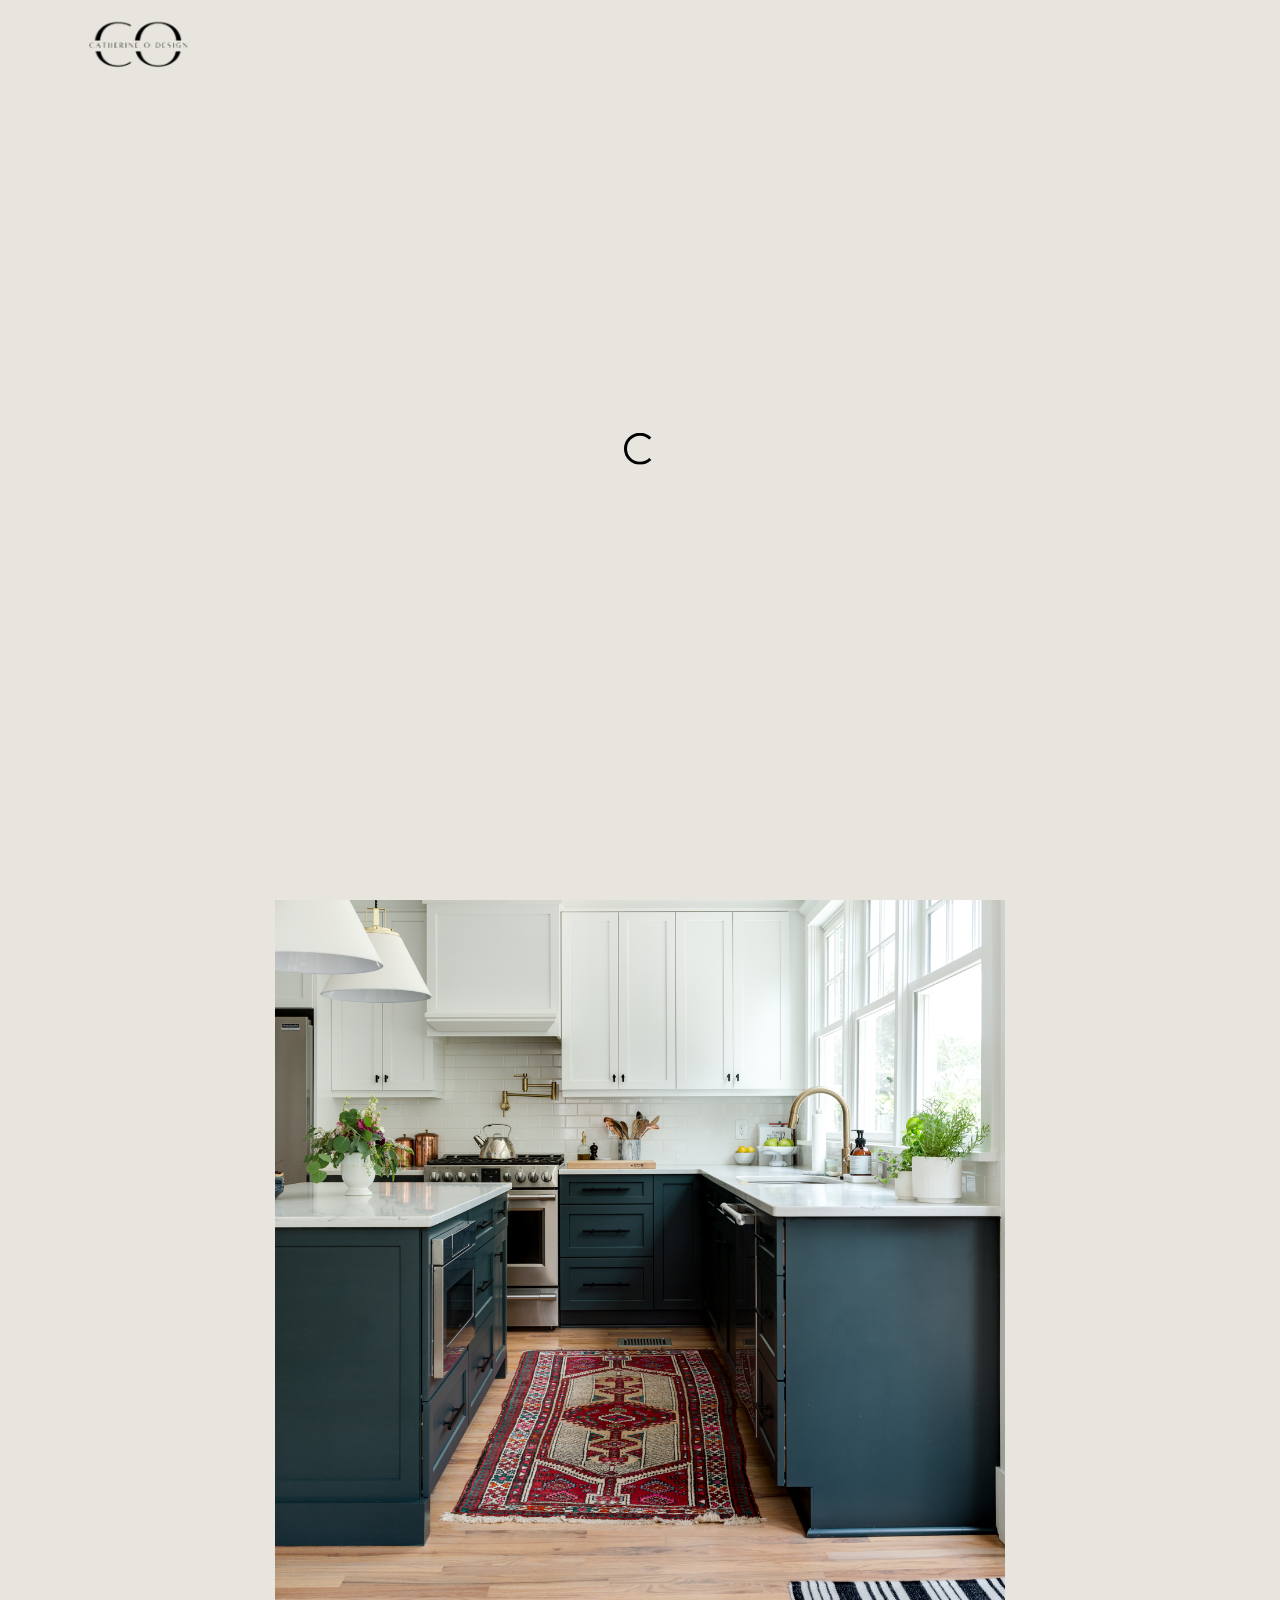
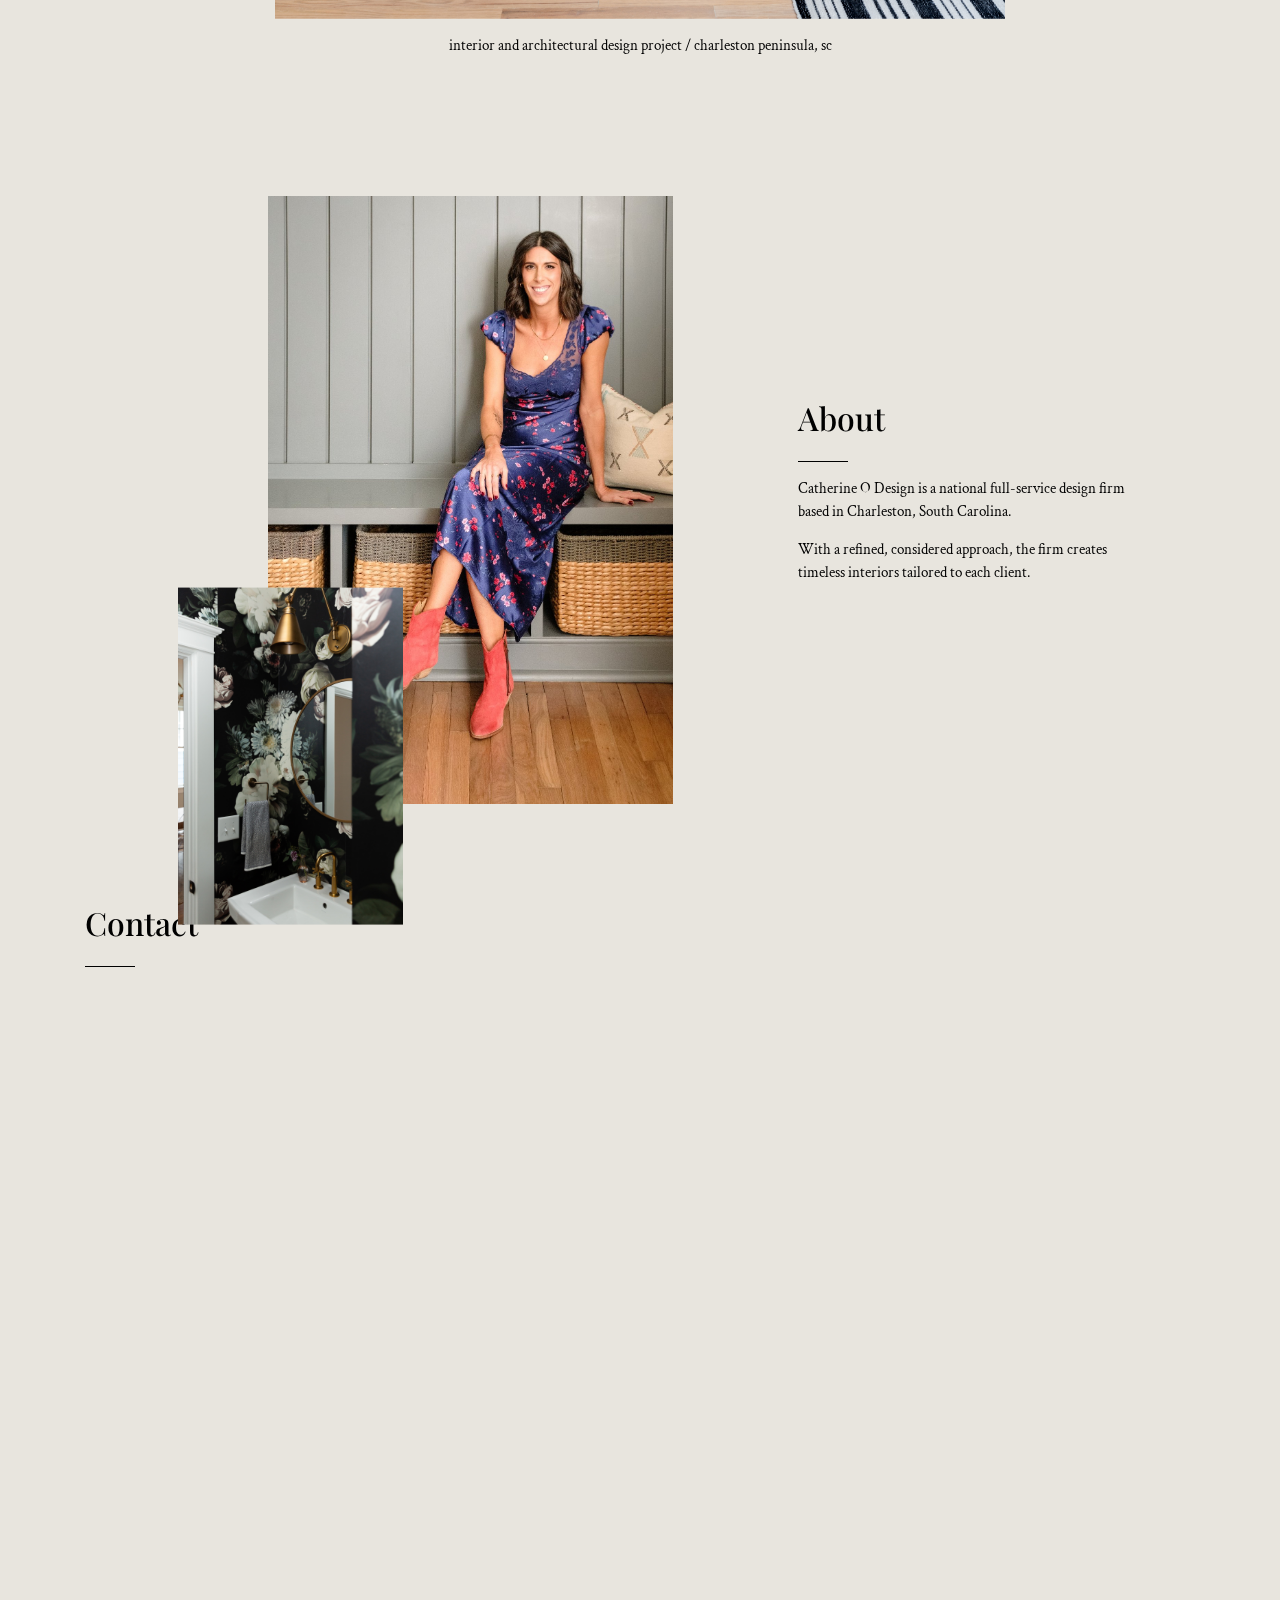
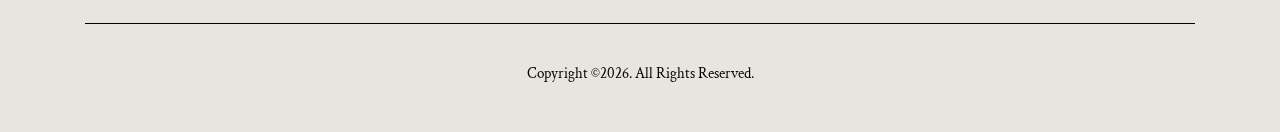
<file: index.html>
<!-- /*
* Template Name: Style
* Template Author: Untree.co
* Tempalte URI: https://untree.co/
* License: https://creativecommons.org/licenses/by/3.0/
*/ -->
<!doctype html>
<html lang="en">
<head>
  <!-- Google Tag Manager -->
<script>(function(w,d,s,l,i){w[l]=w[l]||[];w[l].push({'gtm.start':
  new Date().getTime(),event:'gtm.js'});var f=d.getElementsByTagName(s)[0],
  j=d.createElement(s),dl=l!='dataLayer'?'&l='+l:'';j.async=true;j.src=
  'https://www.googletagmanager.com/gtm.js?id='+i+dl;f.parentNode.insertBefore(j,f);
  })(window,document,'script','dataLayer','GTM-KN86VZ4L');</script>
  <!-- End Google Tag Manager -->
  <meta charset="utf-8">
  <meta name="viewport" content="width=device-width, initial-scale=1, shrink-to-fit=no">
  <meta name="author" content="Untree.co">
  <link rel="shortcut icon" href="favicon.ico">

  <meta name="description" content="" />
  <meta name="keywords" content="free template, bootstrap, bootstrap4" />

  <link rel="preconnect" href="https://fonts.gstatic.com">
  <link href="https://fonts.googleapis.com/css2?family=Crimson+Text:ital@0;1&family=Playfair+Display:ital,wght@0,400;0,700;1,400;1,700&display=swap" rel="stylesheet">
  
  <link rel="stylesheet" href="css/bootstrap.min.css">
  <link rel="stylesheet" href="css/animate.min.css">
  <link rel="stylesheet" href="css/aos.css">
  <link rel="stylesheet" href="css/style.css">

  <title>Catherine O Design | Interior Design Practice</title>
</head>
<body>
  <!-- Google Tag Manager (noscript) -->
<noscript><iframe src="https://www.googletagmanager.com/ns.html?id=GTM-KN86VZ4L"
  height="0" width="0" style="display:none;visibility:hidden"></iframe></noscript>
  <!-- End Google Tag Manager (noscript) -->
  <div class="lines-wrap">
    <div class="lines-inner">
      <div class="lines"></div>
    </div>
  </div>
  <!-- END lines -->


  <div class="site-mobile-menu site-navbar-target">
    <div class="site-mobile-menu-header">
      <div class="site-mobile-menu-close">
        <span class="icofont-close js-menu-toggle"></span>
      </div>
    </div>
    <div class="site-mobile-menu-body"></div>
  </div>


  <nav class="site-nav">
    <div class="container">
      <div class="site-navigation">
        <a href="index.html" class="logo m-0">
          <img src="images/logoCropped.png" alt="Catherine O Design Logo" class="logo-image">
        </a>
      </div>
    </div>
  </nav>


  

  <div class="site-section">
    <div class="container">
      <div class="row justify-content-center">
        <div class="col-lg-8 text-center">
          <div>
            <div data-jarallax-element="-100" class="jarallax">
              <h2 class="spaced-text">CATHERINE O DESIGN</h2>
              <span class="d-inline-block mb-5">architectural collaboration / interiors / custom furniture</span>
              <div class="jarallax">
                <img src="images/img_v_5-min.jpg" alt="Image" class="img-fluid mb-2 my-lg-3 fade-in-image" style="margin-top: 12rem !important; padding-top: 5rem;">
              </div>
              <p class="line-top fig-2-text mb-4">interior and architectural design project / charleston peninsula, sc</p>
            </div>

            <!-- <div class="mt-5">
              <span class="d-inline-block">Innovative Interior Design</span>
              <div class="line mx-auto mb-3 mt-3"></div>
              <p class="line-top fig-2-text my-4">Far far away, behind the word mountains, far from the countries Vokalia and Consonantia, there live the blind texts.</p>
              <img src="images/img_v_1-min.jpg" alt="Image" class="img-fluid">
            </div> -->
          </div>
        </div>
      </div>
    </div>
  </div>


  <!-- <div class="section">
    <div class="container">
      <div class="row">
        <div class="col-12 col-md-6 col-lg-4 mb-lg-0 mb-4" data-aos="fade-up" data-aos-delay="100">
          <div class="service-2 d-flex align-items-md-center">
            <div class="image">
              <img src="images/img_v_4-min.jpg" alt="Image" class="img-fluid service-image">
            </div>
            <div class="text">
              <h2>Living Spaces</h2>
              <p>Create inviting rooms that balance comfort with sophisticated style.</p>
            </div>
          </div>
        </div>
        
        <div class="col-12 col-md-6 col-lg-4 mb-lg-0 mb-4" data-aos="fade-up" data-aos-delay="200">
          <div class="service-2 d-flex align-items-md-center">
            <div class="image">
              <img src="images/img_v_2-min.jpg" alt="Image" class="img-fluid service-image">
            </div>
            <div class="text">
              <h2>Kitchen and Bath Design</h2>
              <p>Functional and beautiful spaces that inspire.</p>
            </div>
          </div>
        </div>
        
        <div class="col-12 col-md-6 col-lg-4 mb-lg-0 mb-4" data-aos="fade-up" data-aos-delay="300">
          <div class="service-2 d-flex align-items-md-center">
            <div class="image">
              <img src="images/img_v_6-min.jpg" alt="Image" class="img-fluid service-image">
            </div>
            <div class="text">
              <h2>Custom Pieces</h2>
              <p>Bespoke items that perfectly fit your space.</p>
            </div>
          </div>
        </div>
      </div>
    </div>
  </div> -->



  

  <!-- <div class="section-4">
    <div class="container">
      <div class="row mb-4 align-items-center">
        <div class="col-6">
          <h2 class="line-top">Featured Collections</h2>
        </div>
        <div class="col-6 text-right">
          <a href="#" class="custom-prev-v2 js-custom-prev-v2">Prev</a>
          <span class="mx-3">/</span>
          <a href="#" class="custom-next-v2 js-custom-next-v2">Next</a>
        </div>
      </div>

      <div>
        <div class="owl-4-slider owl-carousel">
          <div class="product">
            <a href="#" class="d-block">
              <img src="images/img_v_8-min.jpg" alt="Image" class="img-fluid">
            </a>
            <div class="text-center text-md-left">
              <h3>Woman Floral Dress</h3>
              <p>Far far away, behind the word mountains, far from the countries.</p>
            </div>
          </div>

          <div class="product">
            <a href="#" class="d-block">
              <img src="images/img_v_7-min.jpg" alt="Image" class="img-fluid">
            </a>
            <div class="text-center text-md-left">
              <h3>Man White Blazer</h3>
              <p>Far far away, behind the word mountains, far from the countries.</p>
            </div>
          </div>

          <div class="product">
            <a href="#" class="d-block">
              <img src="images/img_v_3-min.jpg" alt="Image" class="img-fluid">
            </a>
            <div class="text-center text-md-left">
              <h3>Woman Floral Dress</h3>
              <p>Far far away, behind the word mountains, far from the countries.</p>
            </div>
          </div>

          <div class="product">
            <a href="#" class="d-block">
              <img src="images/img_v_4-min.jpg" alt="Image" class="img-fluid">
            </a>
            <div class="text-center text-md-left">
              <h3>Woman Floral Dress</h3>
              <p>Far far away, behind the word mountains, far from the countries.</p>
            </div>
          </div>

          <div class="product">
            <a href="#" class="d-block">
              <img src="images/img_v_6-min.jpg" alt="Image" class="img-fluid">
            </a>
            <div class="text-center text-md-left">
              <h3>Woman Floral Dress</h3>
              <p>Far far away, behind the word mountains, far from the countries.</p>
            </div>
          </div>

          <div class="product">
            <a href="#" class="d-block">
              <img src="images/img_v_5-min.jpg" alt="Image" class="img-fluid">
            </a>
            <div class="text-center text-md-left">
              <h3>Woman Floral Dress</h3>
              <p>Far far away, behind the word mountains, far from the countries.</p>
            </div>
          </div>

          <div class="product">
            <a href="#" class="d-block">
              <img src="images/img_v_3-min.jpg" alt="Image" class="img-fluid">
            </a>
            <div class="text-center text-md-left">
              <h3>Woman Floral Dress</h3>
              <p>Far far away, behind the word mountains, far from the countries.</p>
            </div>
          </div>

          <div class="product">
            <a href="#" class="d-block">
              <img src="images/img_v_4-min.jpg" alt="Image" class="img-fluid">
            </a>
            <div class="text-center text-md-left">
              <h3>Woman Floral Dress</h3>
              <p>Far far away, behind the word mountains, far from the countries.</p>
            </div>
          </div>

        </div>
      </div>
    </div>
  </div> -->



  <!-- START: 2021 Lookbook Section (Commented Out) -->
  <!-- <div class="section">
    <div class="container">
      <div class="row justify-content-center mb-4">
        <div class="col-lg-4">
          <h2>Don't miss the new season 2021 lookbook</h2>
          <div class="line my-3"></div>
        </div>
        <div class="col-lg-4">
        </div>
      </div>
      <div class="row justify-content-center">
        <div class="col-lg-4">
          <p>Far far away, behind the word mountains, far from the countries Vokalia and Consonantia, there live the blind texts. Separated they live in Bookmarksgrove right at the coast of the Semantics, a large language ocean.</p>

          <p>A small river named Duden flows by their place and supplies it with the necessary regelialia. It is a paradisematic country, in which roasted parts of sentences fly into your mouth.</p>
        </div>
        <div class="col-lg-4">
          <p>Even the all-powerful Pointing has no control about the blind texts it is an almost unorthographic life One day however a small line of blind text by the name of Lorem Ipsum decided to leave for the far World of Grammar.</p>
          <p>Far far away, behind the word mountains, far from the countries.</p>
        </div>
      </div>
    </div>
  </div> -->
  <!-- END: 2021 Lookbook Section -->



  <!-- <div class="section">
    <div class="container">
      <div class="row">
        <div class="col-12 col-sm-6 col-md-6 col-lg-4 mb-4 mb-lg-0" data-aos="fade-up" data-aos-delay="0">
          <div class="feature-v3 d-block">
            <div class="wrap-icon">
              <i class="flaticon-chat-comment-oval-speech-bubble-with-text-lines"></i>
            </div>
            <div class="text">
              <h3>Personalized Design</h3>
              <p>We create spaces that reflect your personality and lifestyle, ensuring every design is uniquely yours while maintaining timeless appeal.</p>
              <p class="more"><a href="#">Learn more...</a></p>
            </div>
          </div>
        </div>
        
        <div class="col-12 col-sm-6 col-md-6 col-lg-4 mb-4 mb-lg-0" data-aos="fade-up" data-aos-delay="100">
          <div class="feature-v3 d-block">
            <div class="wrap-icon">
              <i class="flaticon-weekly-calendar-outline-event-interface-symbol"></i>
            </div>
            <div class="text">
              <h3>Sustainable Solutions</h3>
              <p>Eco-friendly design choices and sustainable materials that look beautiful while protecting our environment.</p>
              <p class="more"><a href="#">Learn more...</a></p>
            </div>
          </div>
        </div>
        
        <div class="col-12 col-sm-6 col-md-6 col-lg-4 mb-4 mb-lg-0" data-aos="fade-up" data-aos-delay="200">
          <div class="feature-v3 d-block">
            <div class="wrap-icon">
              <i class="flaticon-copy-two-paper-sheets-interface-symbol"></i>
            </div>
            <div class="text">
              <h3>Space Planning</h3>
              <p>Maximize your space's potential with expert layout planning and innovative storage solutions.</p>
              <p class="more"><a href="#">Learn more...</a></p>
            </div>
          </div>
        </div>

      </div>
    </div>
  </div> -->



 


  <div class="section">
    <div class="container">
      <div class="row justify-content-around align-items-center">
        <div class="col-lg-6">
          <div class="image-stack-v2">
            <div class="image-stack__item image-stack__item--top">
              <div data-jarallax-element="-100" class="jarallax">
                <img src="images/img_v_2-min.jpg" alt="Image" class="img-fluid">
              </div>
            </div>
            <div class="image-stack__item image-stack__item--bottom">
              <img src="images/IMG_8774.JPG" alt="Image" class="img-fluid">
            </div>
          </div>


        </div>
        <div class="col-lg-4">

          <h2 class="mb-4">About</h2>
          <div class="line my-3"></div>
          <p>Catherine O Design is a national full-service design firm based in Charleston, South Carolina.</p><p> With a refined, considered approach, the firm creates timeless interiors tailored to each client.</p>
        </div>
      </div>
    </div>
  </div>

  <!-- <div class="section">
    <div class="container">
      <div class="row mb-5">
        <div class="col-lg-7">
          <h2 class="mb-4">Blog Posts</h2>
          <div class="line my-3"></div>
        </div>
      </div>
      <div class="row">


        <div class="col-md-6 mb-5 mb-lg-0 col-lg-4">
          <div class="blog_entry">
            <a href="single.html"><img src="images/img_h_3-min.jpg" alt="Free Website Template by Untree.co" class="img-fluid"></a>
            <div class="p-4 bg-white">
              <h3><a href="single.html">Far far away, behind the word mountains</a></h3>
              <span class="date">April 25, 2019</span>
              <p>A small river named Duden flows by their place and supplies it with the necessary regelialia.</p>
              <p class="more"><a href="#">Read more...</a></p>
            </div>
          </div>
        </div>

        <div class="col-md-6 mb-5 mb-lg-0 col-lg-4">
          <div class="blog_entry">
            <a href="single.html"><img src="images/img_h_5-min.jpg" alt="Free Website Template by Untree.co" class="img-fluid"></a>
            <div class="p-4 bg-white">
              <h3><a href="single.html">Far far away, behind the word mountains</a></h3>
              <span class="date">April 25, 2019</span>
              <p>A small river named Duden flows by their place and supplies it with the necessary regelialia.</p>
              <p class="more"><a href="#">Read more...</a></p>
            </div>
          </div>
        </div>

        <div class="col-md-6 mb-5 mb-lg-0 col-lg-4">
          <div class="blog_entry">
            <a href="single.html"><img src="images/img_h_7-min.jpg" alt="Free Website Template by Untree.co" class="img-fluid"></a>
            <div class="p-4 bg-white">
              <h3><a href="single.html">Far far away, behind the word mountains</a></h3>
              <span class="date">April 25, 2019</span>
              <p>A small river named Duden flows by their place and supplies it with the necessary regelialia.</p>
              <p class="more"><a href="#">Read more...</a></p>
            </div>
          </div>
        </div>
      </div>
    </div>
  </div> -->

</div>

<div class="container">
  <div class="row">
    <div class="col-lg-12">
      <h2 class="mb-4">Contact</h2>
      <div class="line my-3"></div>
    </div>
  </div>
</div>

<div class="section-grey">
  <div class="container p-5">
    <div class="block">
      <div class="row justify-content-center">
        <div class="col-md-12 col-lg-12 pb-4" data-aos="fade-up" data-aos-delay="200">
          <form action="https://formspree.io/f/xnnqyppy" method="POST">
            <div class="row">
              <div class="col-6">
                <div class="form-group">
                  <label class="text-black" for="fname">First name</label>
                  <input type="text" class="form-control" id="fname" name="firstname">
                </div>
              </div>
              <div class="col-6">
                <div class="form-group">
                  <label class="text-black" for="lname">Last name</label>
                  <input type="text" class="form-control" id="lname" name="lastname">
                </div>
              </div>
            </div>
            <div class="form-group">
              <label class="text-black" for="email">Email address</label>
              <input type="email" name="email" class="form-control" id="email">
            </div>

            <div class="form-group">
              <label class="text-black" for="message">Message</label>
              <textarea name="message" class="form-control" id="message" cols="30" rows="5"></textarea>
            </div>

            <button type="submit" class="btn btn-primary">Send Message</button>
          </form>
        </div>
      </div>
    </div>
  </div>
</div>
  <!-- START: Contact CTA Section (Commented Out) -->
  <!-- <div class="custom-hero section">
    <div class="container">
      <div class="row justify-content-center">
        <div class="col-lg-6">
          <h1>Let's Get Started</h1>
          <p>Far far away, behind the word mountains, far from the countries Vokalia and Consonantia, there live the blind texts.</p>
          <p></p><a href="contact.html" class="btn btn-primary">contact</a></p>
        </div>
      </div>
    </div>
  </div> -->
  <!-- END: Contact CTA Section -->

  <div class="site-footer">
    <div class="container">
      <!-- <div class="row justify-content-between">
        <div class="col-lg-4">
          <div class="widget">
            <h3>About</h3>
            <p>Far far away, behind the word mountains, far from the countries Vokalia and Consonantia, there live the blind texts. Separated they live.</p>
          </div>
          <div class="widget">
            <h3>Connect with us</h3>
            <ul class="social list-unstyled">
              <li><a href="#"><span class="icon-facebook"></span></a></li>
              <li><a href="#"><span class="icon-twitter"></span></a></li>
              <li><a href="#"><span class="icon-instagram"></span></a></li>
              <li><a href="#"><span class="icon-dribbble"></span></a></li>
              <li><a href="#"><span class="icon-linkedin"></span></a></li>
            </ul>
          </div>
        </div>
        <div class="col-lg-6">
          <div class="row">
            <div class="col-12">
              <div class="widget">
                <h3>Navigations</h3>
              </div>
            </div>
            <div class="col-6 col-sm-6 col-md-4">
              <div class="widget">
                <ul class="links list-unstyled">
                  <li><a href="#">Home</a></li>
                  <li><a href="#">Services</a></li>
                  <li><a href="#">Work</a></li>
                  <li><a href="#">Process</a></li>
                  <li><a href="#">About Us</a></li>
                </ul>
              </div>
            </div>
            <div class="col-6 col-sm-6 col-md-4">
              <div class="widget">
                <ul class="links list-unstyled">
                  <li><a href="#">Press</a></li>
                  <li><a href="#">Blog</a></li>
                  <li><a href="#">Contact</a></li>
                  <li><a href="#">Support</a></li>
                  <li><a href="#">Privacy</a></li>
                </ul>
              </div>
            </div>
            <div class="col-6 col-sm-6 col-md-4">
              <div class="widget">
                <ul class="links list-unstyled">
                  <li><a href="#">Privacy</a></li>
                  <li><a href="#">FAQ</a></li>
                  <li><a href="#">Careers</a></li>
                  <li><a href="#">Process</a></li>
                  <li><a href="#">About Us</a></li>
                </ul>
              </div>
            </div>
          </div>
        </div>
      </div> -->

      <div class="row justify-content-center text-center copyright">
        <div class="col-md-8">
          <p>Copyright &copy;<script>document.write(new Date().getFullYear());</script>. All Rights Reserved.</a> <!-- License information: https://untree.co/license/ -->
          </p>
        </div>
      </div>
    </div>
  </div>


  <div id="overlayer"></div>
  <div class="loader">
    <div class="spinner-border" role="status">
      <span class="sr-only">Loading...</span>
    </div>
  </div>

  <script src="js/jquery-3.5.1.min.js"></script>
  <script src="js/popper.min.js"></script>
  <script src="js/bootstrap.min.js"></script>
  <script src="js/aos.js"></script>
  <script src="js/jarallax.min.js"></script>
  <script src="js/jarallax-element.min.js"></script>
  <script src="js/custom.js"></script>

</body>
</html>
</file>
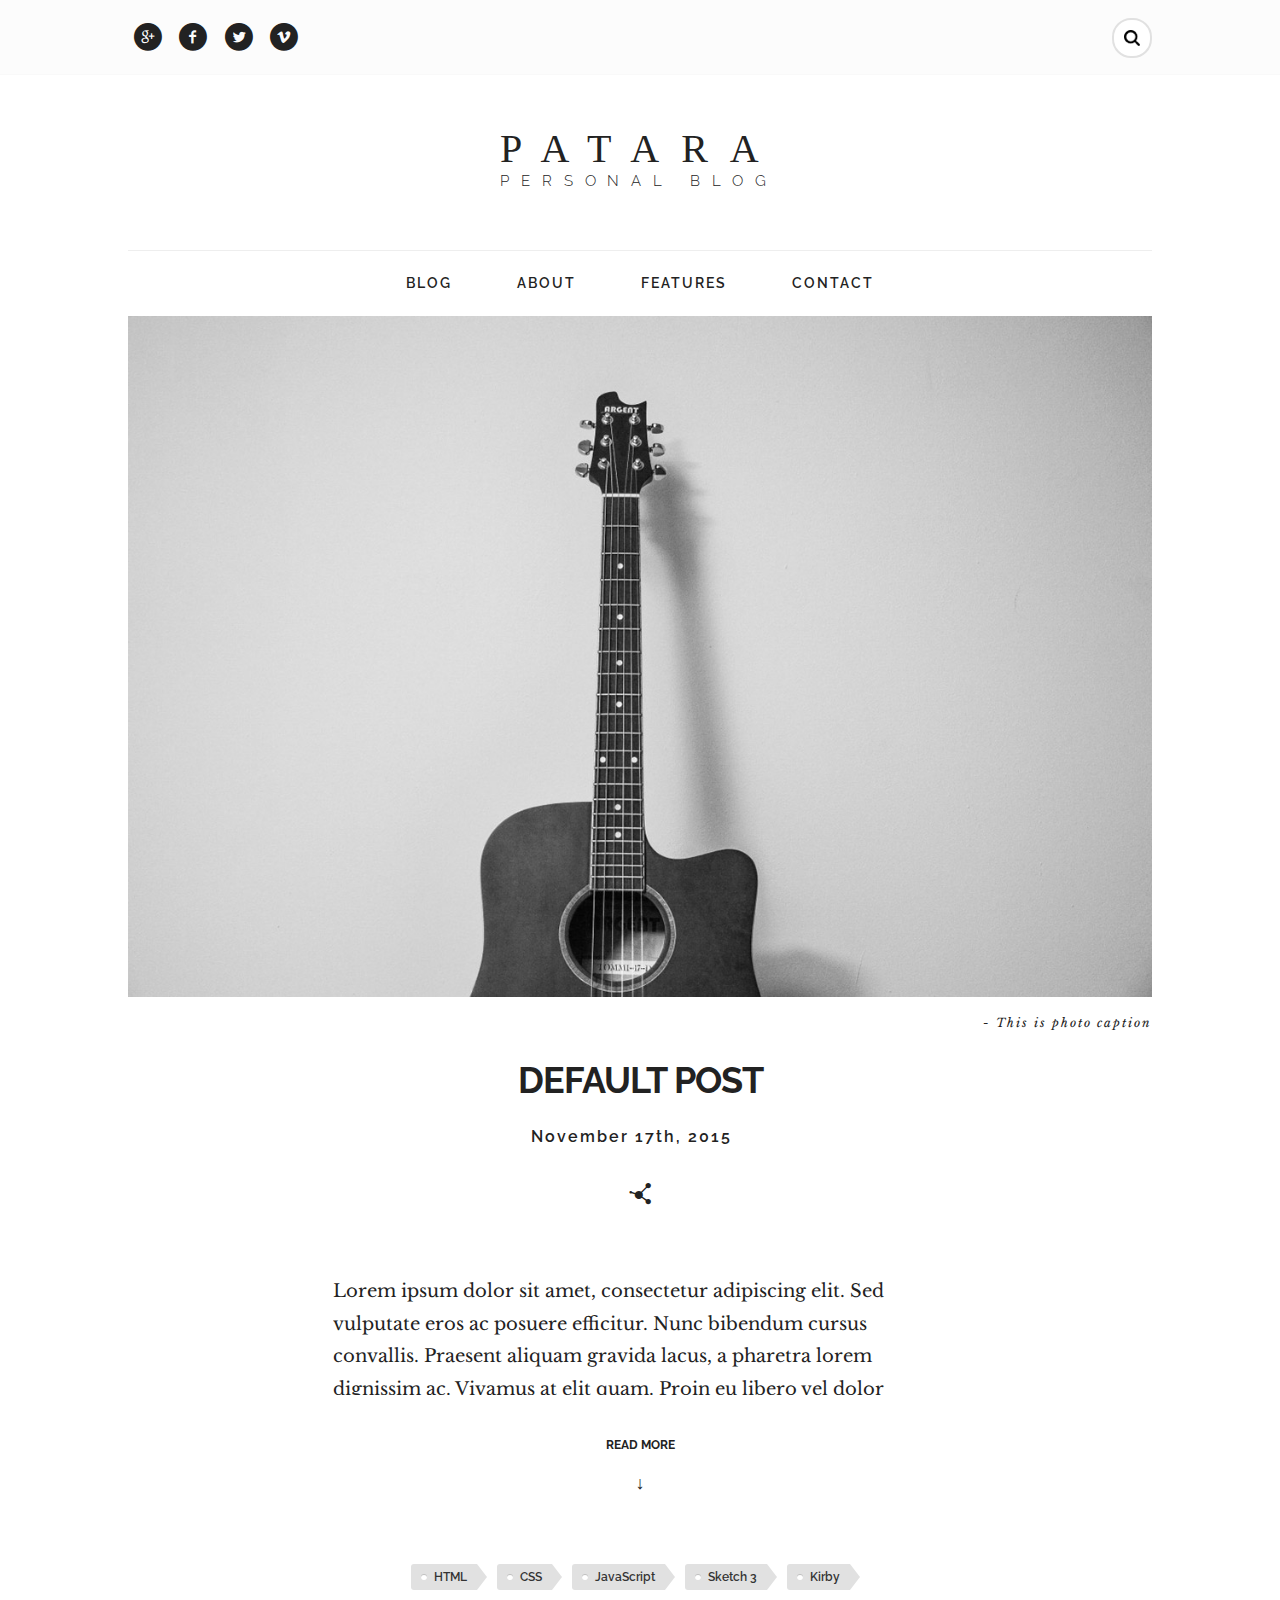
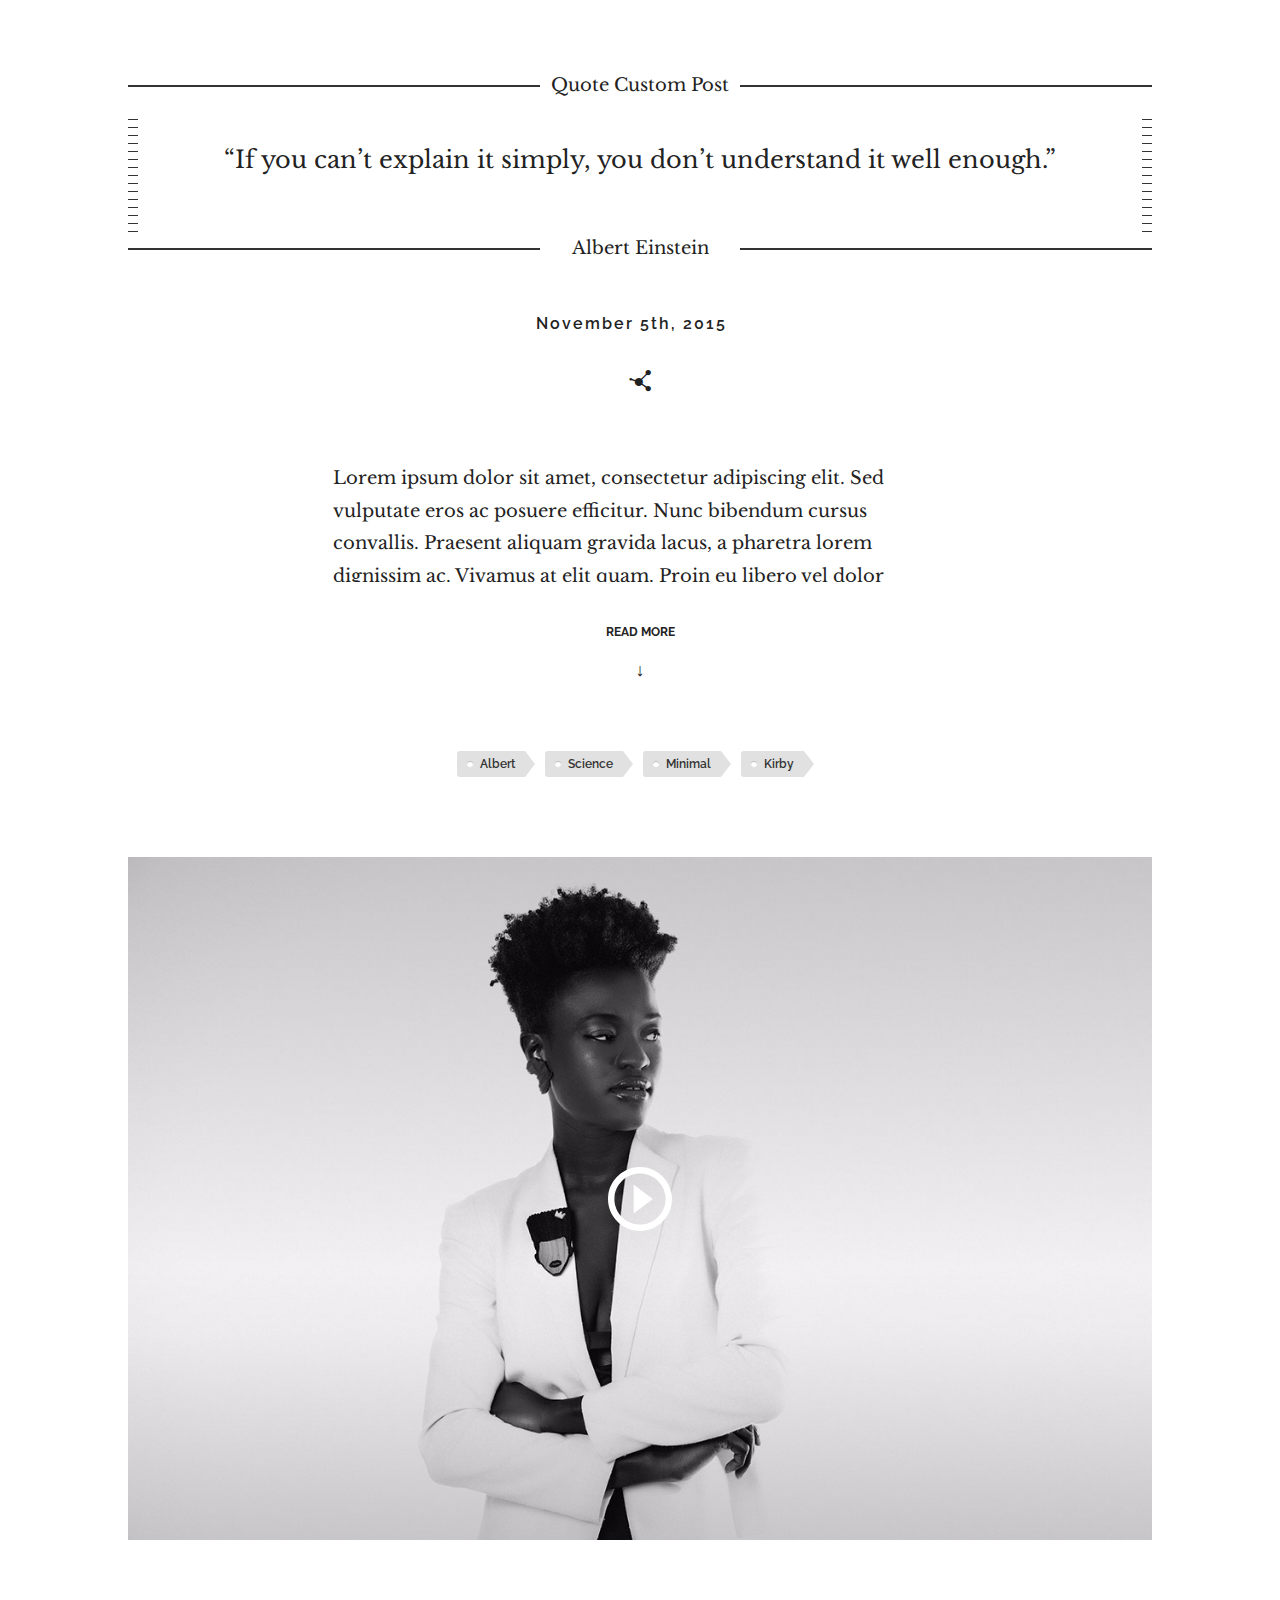
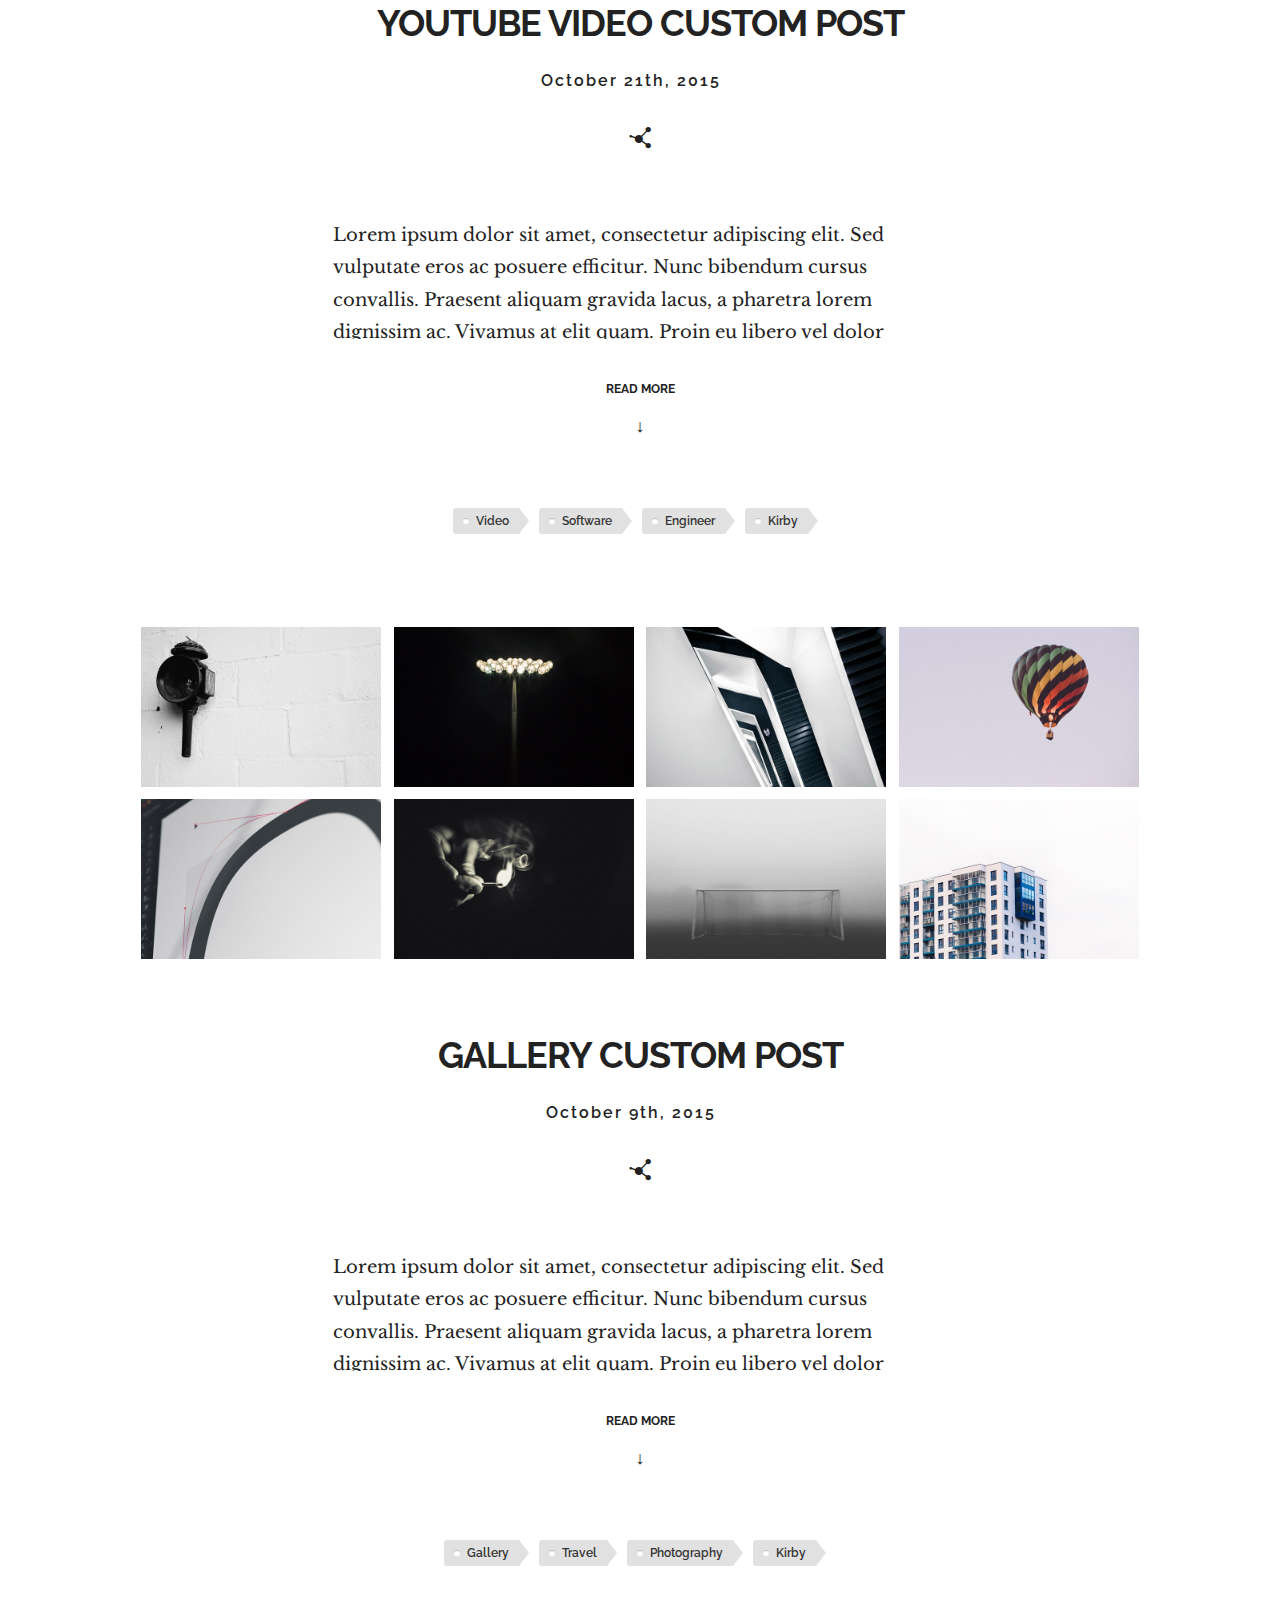
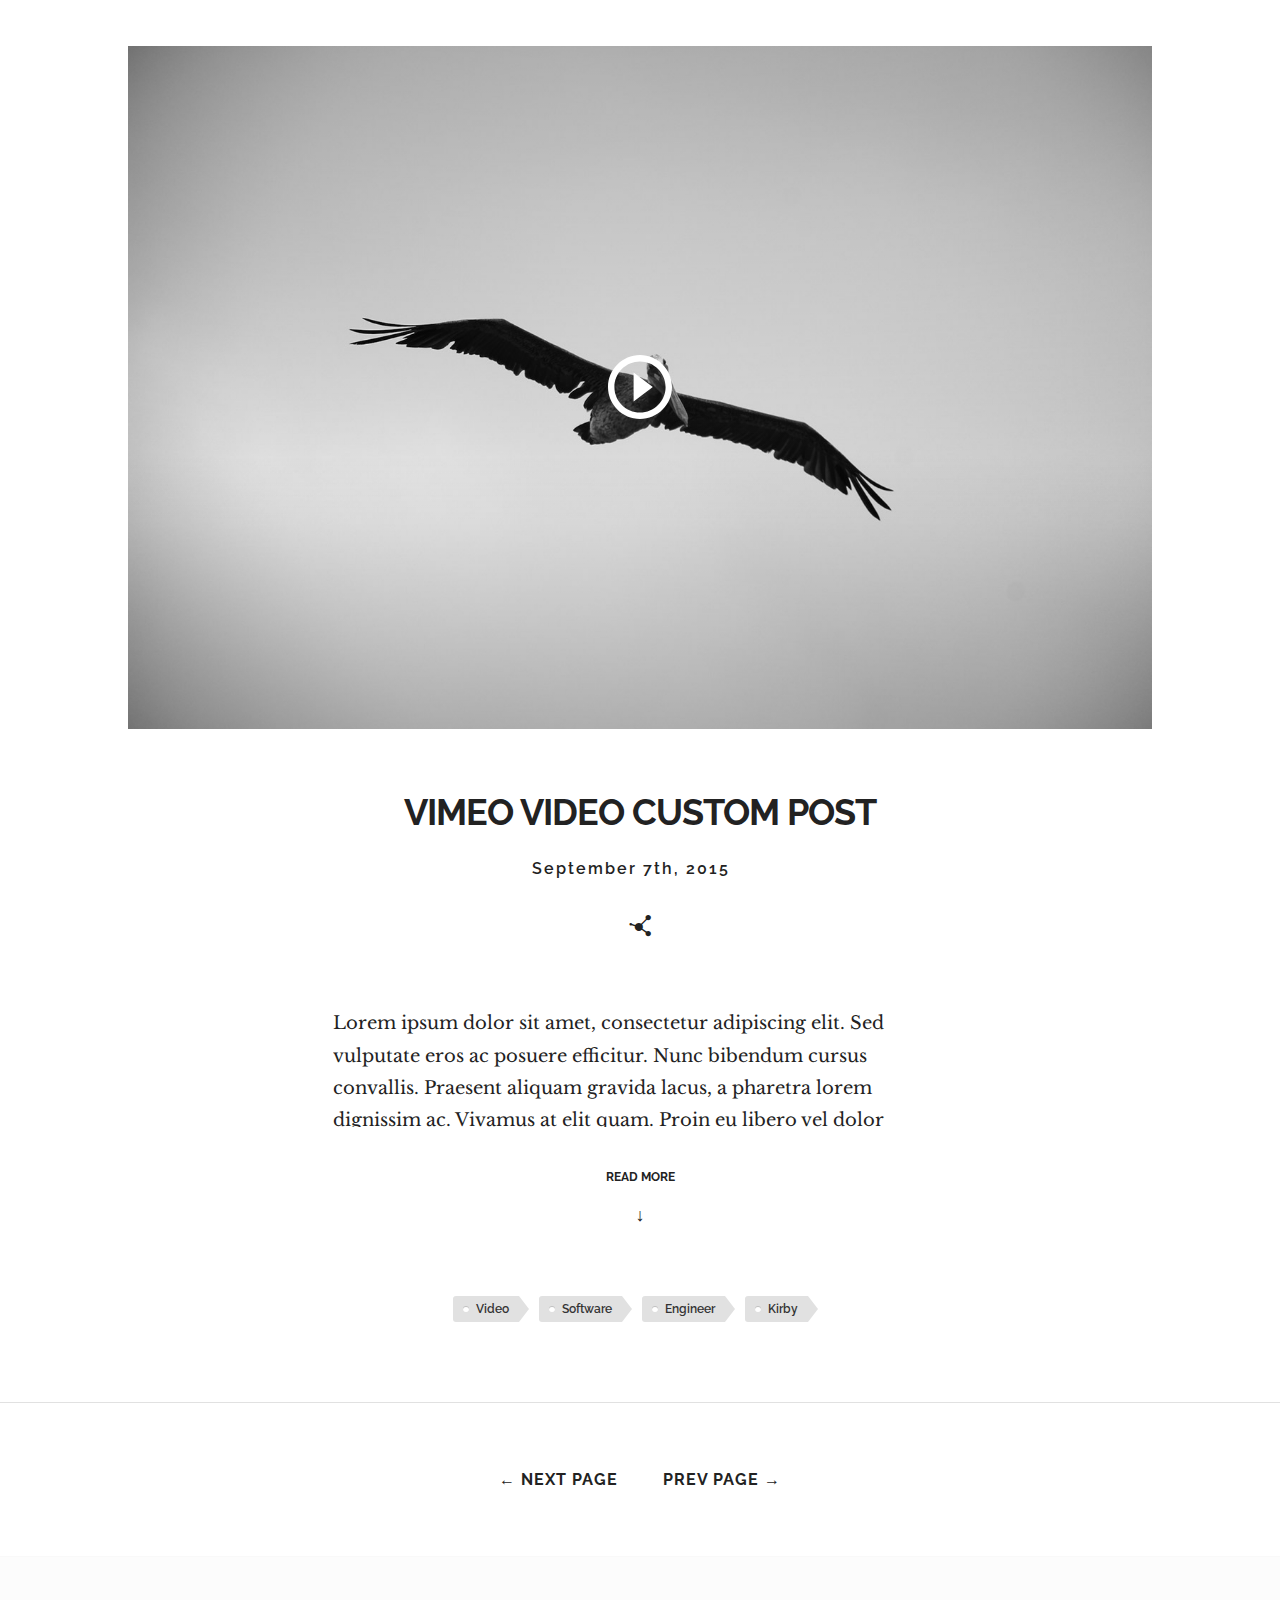
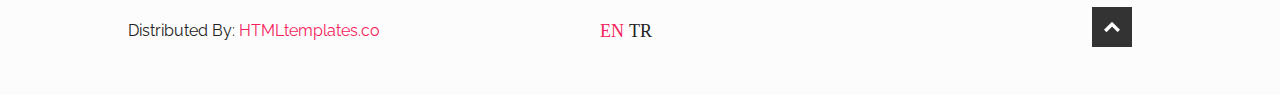
<file: 2/index.html>
<!DOCTYPE html>
<!--[if lt IE 7]>      <html class="no-js lt-ie9 lt-ie8 lt-ie7"> <![endif]-->
<!--[if IE 7]>         <html class="no-js lt-ie9 lt-ie8"> <![endif]-->
<!--[if IE 8]>         <html class="no-js lt-ie9"> <![endif]-->
<!--[if gt IE 8]><!--> <html class="no-js"> <!--<![endif]-->
	<head>
		<!-- Basic Page Needs
		–––––––––––––––––––––––––––––––––––––––––––––––––– -->
		<meta charset="utf-8">
		<meta http-equiv="X-UA-Compatible" content="IE=edge">
		<title>Patara Blog Html Theme</title>
		<meta name="description" content="">

		<!-- Mobile Specific Metas
		–––––––––––––––––––––––––––––––––––––––––––––––––– -->
		<meta name="viewport" content="width=device-width, initial-scale=1">

		<!-- FONT
		–––––––––––––––––––––––––––––––––––––––––––––––––– -->
	 	<link href='http://fonts.googleapis.com/css?family=Raleway:400,600,700,800' rel='stylesheet' type='text/css'>
	 	<link href="https://fonts.googleapis.com/css?family=Libre+Baskerville:400,700,400italic" rel="stylesheet" type="text/css">

		<!-- CSS
		–––––––––––––––––––––––––––––––––––––––––––––––––– -->
		<link rel="stylesheet" href="./css/styles.css">


		<!-- Favicon
		–––––––––––––––––––––––––––––––––––––––––––––––––– -->
		<link rel="shortcut icon" href="./favicon.ico"/>
	</head>

	<body>
		<!--[if lt IE 7]>
		<p class="browsehappy">You are using an <strong>outdated</strong> browser. Please <a href="http://browsehappy.com/">upgrade your browser</a> to improve your experience.</p>
		<![endif]-->

		<!-- Top Bar -->
		<section class="top-bar">
			<div class="container">
				<div class="row">
	
					<div class="box box-1">

						<div class="socials">
							<ul>
								<li><a href="#!"><i class="icon-gplus-circled"></i></a></li>
								<li><a href="#!"><i class="icon-facebook-circled"></i></a></li>
								<li><a href="#!"><i class="icon-twitter-circled"></i></a></li>
								<li><a href="#!"><i class="icon-vimeo-circled"></i></a></li>
							</ul>
						</div>
					</div>
					<div class="box box-2">

						<form class="search-box">
							<div class="btn-close"></div>
							<p>
								<input class="search_bar" type="text" value="" placeholder="Search" data-active-placeholder="Type to search...">
							</p>
							<p class="help">
								Press <strong>return</strong> to search. Press <strong>Esc</strong> to cancel.
							</p>
						</form>

					</div>
				</div>

			</div>
		</section>

		<!-- Header -->
		<header class="header">
			<div class="container">
				<div class="logo">
					<a href="index.html">
						<h1>PATARA</h1>
						<h6>Personal Blog</h6>
					</a>
				</div>
			</div>
		</header>

		<!-- Main Nav -->
		<section class="container">
			<nav class="nav">
				
					 
				<ul>
					<li><a href="index.html">Blog</a></li>
					<li><a href="about.html">About</a></li>
					<li><a href="features.html">Features</a></li>
					<li><a href="contact.html">Contact</a></li>

				</ul>
				
					
			</nav>
		</section>

		<section class="main container">
			
			<article class="article">
				<header>
					<figure>
						<img src="img/news-1.jpg" alt="" />
						<noscript><img src="img/news-1.jpg"/></noscript>
						<figcaption>- This is photo caption</figcaption>
					</figure>

					<div class="meta-data">
						<h3><a href="#">Default Post</a></h3>
						
						<p class="author">
						<time datetime="2015-08-07">November 17th, 2015</time>
						</p>

						<div class="socbtn">
							<span class="share"><i class="icon-share"></i></span>
							<div class="popup"> 
								<a class="share--googleplus" href="#"><i class="icon-gplus-circled"></i></a>
								<a class="share--twitter" href="#"><i class="icon-twitter-circled"></i></a>
								<a class="share--facebook" href="#"><i class="icon-facebook-circled"></i></span></a>
							</div>
						</div>
					</div>
				</header>

				<div class="entry-content" id="info">
	
					<p>Lorem ipsum dolor sit amet, consectetur adipiscing elit. Sed vulputate eros ac posuere efficitur. Nunc bibendum cursus convallis. Praesent aliquam gravida lacus, a pharetra lorem dignissim ac. Vivamus at elit quam. Proin eu libero vel dolor bibendum lacinia.</p>

					<p>Type is all set with the <code>rems</code>, so font-sizes and spacial relationships can be responsively sized based on a single <code>&lt;html&gt;</code> font-size property. Out of the box, Skeleton never changes the <code>&lt;html&gt;</code> font-size, but it's there in case you need it for your project. All measurements are still base 10 though so, an <code>&lt;h1&gt;</code> with <code>5.0rem</code>font-size just means <code>50px</code>.</p>

					<p>Buttons come in two basic flavors in Skeleton. The standard <code>&lt;button&gt;</code> element is plain, whereas the <code>.button-primary</code> button is vibrant and prominent. Button styles are applied to a number of appropriate form elements, but can also be arbitrarily attached to anchors with a <code>.button</code> class.</p>

					<p>Code styling is kept basic – just wrap anything in a <code>&lt;code&gt;</code> and it will appear like <code>this</code>. For blocks of code, wrap a <code>&lt;code&gt;</code> with a <code>&lt;pre&gt;</code>.</p>

					<p>Paragraph with <strong>bold</strong>, <i>italic</i> and <a href="#">link</a> styles.</p>


					
				</div>

				<footer>
					<ul class="tags">
						<li><a href="#" class="tag">HTML</a></li>
						<li><a href="#" class="tag">CSS</a></li>
						<li><a href="#" class="tag">JavaScript</a></li>
						<li><a href="#" class="tag">Sketch 3</a></li>
						<li><a href="#" class="tag">Kirby</a></li>
					</ul>

					

				</footer>
			</article>

			<article class="article">
				<header>
					
					<div class="quote">
						<p class="line-through"><span><a href="#">Quote Custom Post</a></span></p>
						<div class="stripe-border">
							<blockquote>
								<p>&ldquo;If you can’t explain it simply, you don’t understand it well enough.&rdquo; </p>
							</blockquote>
						</div>
						<cite class="line-through"><span>Albert Einstein</span></cite>
					</div>

					<div class="meta-data">
						<p class="author">
						<time datetime="2015-08-07">November 5th, 2015</time>
						</p>
						<div class="socbtn">
							<span class="share"><i class="icon-share"></i></span>
							<div class="popup"> 
								<a class="share--googleplus" href="#"><i class="icon-gplus-circled"></i></a>
								<a class="share--twitter" href="#"><i class="icon-twitter-circled"></i></a>
								<a class="share--facebook" href="#"><i class="icon-facebook-circled"></i></span></a>
							</div>
						</div>
					</div>
				</header>

				<div class="entry-content" id="info">
	
					<p>Lorem ipsum dolor sit amet, consectetur adipiscing elit. Sed vulputate eros ac posuere efficitur. Nunc bibendum cursus convallis. Praesent aliquam gravida lacus, a pharetra lorem dignissim ac. Vivamus at elit quam. Proin eu libero vel dolor bibendum lacinia.</p>

					<p>Type is all set with the <code>rems</code>, so font-sizes and spacial relationships can be responsively sized based on a single <code>&lt;html&gt;</code> font-size property. Out of the box, Skeleton never changes the <code>&lt;html&gt;</code> font-size, but it's there in case you need it for your project. All measurements are still base 10 though so, an <code>&lt;h1&gt;</code> with <code>5.0rem</code>font-size just means <code>50px</code>.</p>

					<p>Buttons come in two basic flavors in Skeleton. The standard <code>&lt;button&gt;</code> element is plain, whereas the <code>.button-primary</code> button is vibrant and prominent. Button styles are applied to a number of appropriate form elements, but can also be arbitrarily attached to anchors with a <code>.button</code> class.</p>

					<p>Code styling is kept basic – just wrap anything in a <code>&lt;code&gt;</code> and it will appear like <code>this</code>. For blocks of code, wrap a <code>&lt;code&gt;</code> with a <code>&lt;pre&gt;</code>.</p>

					<p>Paragraph with <strong>bold</strong>, <i>italic</i> and <a href="#">link</a> styles.</p>
					
				</div>

				<footer>
					<ul class="tags">
						<li><a href="#" class="tag">Albert</a></li>
						<li><a href="#" class="tag">Science</a></li>
						<li><a href="#" class="tag">Minimal</a></li>
						<li><a href="#" class="tag">Kirby</a></li>
					</ul>
				</footer>
			</article>			
					 
			<article class="article">
				<header>
					
					<div class="video-item">
						<a class="swipebox-video" rel="vimeo" href="https://www.youtube.com/watch?v=vt79JcPfZQA">
						 
							<div class="block-blur"></div>
							<div class="mask">
								<figure>
									<img  src="img/news-2.jpg"/>
									<noscript><img src="img/news-2.jpg"/></noscript>
									<div class="icon">
										<svg width="64" height="64" viewBox="0 0 510 510" fill="#fff">
										<path d="M204 369.75L357 255 204 140.25v229.5zM255 0C114.75 0 0 114.75 0 255s114.75 255 255 255 255-114.75 255-255S395.25 0 255 0zm0 459c-112.2 0-204-91.8-204-204S142.8 51 255 51s204 91.8 204 204-91.8 204-204 204z"/>
										</svg>
									</div>
								</figure>
							</div>
						</a>
					</div>

					<div class="meta-data">
						<h3><a href="#">Youtube Video Custom Post</a></h3>
						
						<p class="author">
						<time datetime="2015-08-07">October 21th, 2015</time>
						</p>

						<div class="socbtn">
							<span class="share"><i class="icon-share"></i></span>
							<div class="popup"> 
								<a class="share--googleplus" href="#"><i class="icon-gplus-circled"></i></a>
								<a class="share--twitter" href="#"><i class="icon-twitter-circled"></i></a>
								<a class="share--facebook" href="#"><i class="icon-facebook-circled"></i></span></a>
							</div>
						</div>
					</div>
				</header>

				<div class="entry-content" id="info">
	
					<p>Lorem ipsum dolor sit amet, consectetur adipiscing elit. Sed vulputate eros ac posuere efficitur. Nunc bibendum cursus convallis. Praesent aliquam gravida lacus, a pharetra lorem dignissim ac. Vivamus at elit quam. Proin eu libero vel dolor bibendum lacinia.</p>

					<p>Type is all set with the <code>rems</code>, so font-sizes and spacial relationships can be responsively sized based on a single <code>&lt;html&gt;</code> font-size property. Out of the box, Skeleton never changes the <code>&lt;html&gt;</code> font-size, but it's there in case you need it for your project. All measurements are still base 10 though so, an <code>&lt;h1&gt;</code> with <code>5.0rem</code>font-size just means <code>50px</code>.</p>

					<p>Buttons come in two basic flavors in Skeleton. The standard <code>&lt;button&gt;</code> element is plain, whereas the <code>.button-primary</code> button is vibrant and prominent. Button styles are applied to a number of appropriate form elements, but can also be arbitrarily attached to anchors with a <code>.button</code> class.</p>

					<p>Code styling is kept basic – just wrap anything in a <code>&lt;code&gt;</code> and it will appear like <code>this</code>. For blocks of code, wrap a <code>&lt;code&gt;</code> with a <code>&lt;pre&gt;</code>.</p>

					<p>Paragraph with <strong>bold</strong>, <i>italic</i> and <a href="#">link</a> styles.</p>
					
				</div>

				<footer>
					<ul class="tags">
						<li><a href="#" class="tag">Video</a></li>
						<li><a href="#" class="tag">Software</a></li>
						<li><a href="#" class="tag">Engineer</a></li>
						<li><a href="#" class="tag">Kirby</a></li>
					</ul>
				</footer>
			</article>

			<article class="article">
				<header>
					
					<div class="gallery">
						  <div class="img_box blur pic">
						  	<a rel="gallery-1" href="img/news-4.jpg" class="swipebox-gallery">
						  		<img src="img/thumb-1.jpg" alt="image">
						  		<noscript><img src="img/thumb-1.jpg"/></noscript>
						  	</a>
						  </div>
						  <div class="img_box blur">
						  	<a rel="gallery-1" href="img/news-5.jpg" class="swipebox-gallery">
						  		<img src="img/thumb-2.jpg" alt="image">
						  		<noscript><img src="img/thumb-2.jpg"/></noscript>
						  	</a>
						  </div>
						  <div class="img_box blur">
						  	<a rel="gallery-1" href="img/news-6.jpg" class="swipebox-gallery">
						  		<img src="img/thumb-3.jpg" alt="image">
						  		<noscript><img src="img/thumb-3.jpg"/></noscript>
						  	</a>
						  </div>
						  <div class="img_box blur">
						  	<a rel="gallery-1" href="img/news-7.jpg" class="swipebox-gallery">
						  		<img src="img/thumb-4.jpg" alt="image">
						  		<noscript><img src="img/thumb-4.jpg"/></noscript>
						  	</a>
						  </div>
						  <div class="img_box blur">
						  	<a rel="gallery-1" href="img/news-8.jpg" class="swipebox-gallery">
						  		<img src="img/thumb-5.jpg" alt="image">
						  		<noscript><img src="img/thumb-5.jpg"/></noscript>
						  	</a>
						  </div>
						  <div class="img_box blur">
						  	<a rel="gallery-1" href="img/news-9.jpg" class="swipebox-gallery">
						  		<img src="img/thumb-6.jpg" alt="image">
						  		<noscript><img src="img/thumb-6.jpg"/></noscript>
						  	</a>
						  </div>
						  <div class="img_box blur">
						  	<a rel="gallery-1" href="img/news-10.jpg" class="swipebox-gallery">
						  		<img src="img/thumb-7.jpg" alt="image">
						  		<noscript><img src="img/thumb-7.jpg"/></noscript>
						  	</a>
						  </div>
						  <div class="img_box blur">
						  	<a rel="gallery-1" href="img/news-11.jpg" class="swipebox-gallery">
						  		<img src="img/thumb-8.jpg" alt="image">
						  		<noscript><img src="img/thumb-8.jpg"/></noscript>
						  	</a>
						  </div>
					</div>

					<div class="meta-data">
						<h3><a href="#">Gallery Custom Post</a></h3>
						
						<p class="author">
						<time datetime="2015-08-07">October 9th, 2015</time>
						</p>

						<div class="socbtn">
							<span class="share"><i class="icon-share"></i></span>
							<div class="popup"> 
								<a class="share--googleplus" href="#"><i class="icon-gplus-circled"></i></a>
								<a class="share--twitter" href="#"><i class="icon-twitter-circled"></i></a>
								<a class="share--facebook" href="#"><i class="icon-facebook-circled"></i></span></a>
							</div>
						</div>
					</div>
				</header>

				<div class="entry-content" id="info">
	
					<p>Lorem ipsum dolor sit amet, consectetur adipiscing elit. Sed vulputate eros ac posuere efficitur. Nunc bibendum cursus convallis. Praesent aliquam gravida lacus, a pharetra lorem dignissim ac. Vivamus at elit quam. Proin eu libero vel dolor bibendum lacinia.</p>

					<p>Type is all set with the <code>rems</code>, so font-sizes and spacial relationships can be responsively sized based on a single <code>&lt;html&gt;</code> font-size property. Out of the box, Skeleton never changes the <code>&lt;html&gt;</code> font-size, but it's there in case you need it for your project. All measurements are still base 10 though so, an <code>&lt;h1&gt;</code> with <code>5.0rem</code>font-size just means <code>50px</code>.</p>

					<p>Buttons come in two basic flavors in Skeleton. The standard <code>&lt;button&gt;</code> element is plain, whereas the <code>.button-primary</code> button is vibrant and prominent. Button styles are applied to a number of appropriate form elements, but can also be arbitrarily attached to anchors with a <code>.button</code> class.</p>

					<p>Code styling is kept basic – just wrap anything in a <code>&lt;code&gt;</code> and it will appear like <code>this</code>. For blocks of code, wrap a <code>&lt;code&gt;</code> with a <code>&lt;pre&gt;</code>.</p>

					<p>Paragraph with <strong>bold</strong>, <i>italic</i> and <a href="#">link</a> styles.</p>
					
				</div>

				<footer>
					<ul class="tags">
						<li><a href="#" class="tag">Gallery</a></li>
						<li><a href="#" class="tag">Travel</a></li>
						<li><a href="#" class="tag">Photography</a></li>
						<li><a href="#" class="tag">Kirby</a></li>
					</ul>
				</footer>
			</article>

			<article class="article">
				<header>
					
					<div class="video-item">
						<a class="swipebox-video" rel="vimeo" href="https://vimeo.com/139414914">
						 
							<div class="block-blur"></div>
							<div class="mask">
								<figure>
									<img  src="img/news-3.jpg"/>
									<noscript><img src="img/news-3.jpg"/></noscript>
									<div class="icon">
										<svg width="64" height="64" viewBox="0 0 510 510" fill="#fff">
										<path d="M204 369.75L357 255 204 140.25v229.5zM255 0C114.75 0 0 114.75 0 255s114.75 255 255 255 255-114.75 255-255S395.25 0 255 0zm0 459c-112.2 0-204-91.8-204-204S142.8 51 255 51s204 91.8 204 204-91.8 204-204 204z"/>
										</svg>
									</div>
								</figure>
							</div>
						</a>
					</div>

					<div class="meta-data">
						<h3><a href="#">Vimeo Video Custom Post</a></h3>
						
						<p class="author">
						<time datetime="2015-08-07">September 7th, 2015</time>
						</p>

						<div class="socbtn">
							<span class="share"><i class="icon-share"></i></span>
							<div class="popup"> 
								<a class="share--googleplus" href="#"><i class="icon-gplus-circled"></i></a>
								<a class="share--twitter" href="#"><i class="icon-twitter-circled"></i></a>
								<a class="share--facebook" href="#"><i class="icon-facebook-circled"></i></span></a>
							</div>
						</div>
					</div>


				</header>

				<div class="entry-content" id="info">
	
					<p>Lorem ipsum dolor sit amet, consectetur adipiscing elit. Sed vulputate eros ac posuere efficitur. Nunc bibendum cursus convallis. Praesent aliquam gravida lacus, a pharetra lorem dignissim ac. Vivamus at elit quam. Proin eu libero vel dolor bibendum lacinia.</p>

					<p>Type is all set with the <code>rems</code>, so font-sizes and spacial relationships can be responsively sized based on a single <code>&lt;html&gt;</code> font-size property. Out of the box, Skeleton never changes the <code>&lt;html&gt;</code> font-size, but it's there in case you need it for your project. All measurements are still base 10 though so, an <code>&lt;h1&gt;</code> with <code>5.0rem</code>font-size just means <code>50px</code>.</p>

					<p>Buttons come in two basic flavors in Skeleton. The standard <code>&lt;button&gt;</code> element is plain, whereas the <code>.button-primary</code> button is vibrant and prominent. Button styles are applied to a number of appropriate form elements, but can also be arbitrarily attached to anchors with a <code>.button</code> class.</p>

					<p>Code styling is kept basic – just wrap anything in a <code>&lt;code&gt;</code> and it will appear like <code>this</code>. For blocks of code, wrap a <code>&lt;code&gt;</code> with a <code>&lt;pre&gt;</code>.</p>

					<p>Paragraph with <strong>bold</strong>, <i>italic</i> and <a href="#">link</a> styles.</p>
					
				</div>

				<footer>
					<ul class="tags">
						<li><a href="#" class="tag">Video</a></li>
						<li><a href="#" class="tag">Software</a></li>
						<li><a href="#" class="tag">Engineer</a></li>
						<li><a href="#" class="tag">Kirby</a></li>
					</ul>
				</footer>
			</article>
			
		

		</section>
 
		<section>
			<nav role="navigation">
				<ul class="pagination">
					<li><a class="next" href="#0">&larr; next page</a></li>
					<li><a class="prev" href="#0">prev page &rarr;</a></li>
				</ul>
			</nav>  
		</section>

		<!-- Footer -->
		<footer>
			<div class="inner">
				<div class="container">
					<div class="copyright">
						<span class="sub">Distributed By: <a class="" href="https://htmltemplates.co" target="_blank">HTMLtemplates.co</a></span>
					</div>
					<nav class="languages" role="navigation">
						<ul>
							<li><a href="#" class="active">EN</a></li>
							<li><a href="#">TR</a></li>
						</ul>
					</nav>


					<a href="#0" class="backtotop">Top</a>


				</div>
			</div>
		</footer>


		<script src="js/scripts.js"></script>

		<script>
		
			$('.article #info').readmore({
				speed: 600,
				moreLink: '<a class="button-text" href="#">Read More <span>&darr;</span></a>',
				lessLink: '<a class="button-text" href="#">Read Less <span>&uarr;</span></a>',
				collapsedHeight: 120,
				heightMargin: 20,
				afterToggle: function(trigger, element, expanded) {
						if(! expanded) { // The "Close" link was clicked
						$('html, body').animate({scrollTop: element.offset().top}, {duration: 300});
					}
				}
			});

	  	</script>

	</body>

</html>
</file>
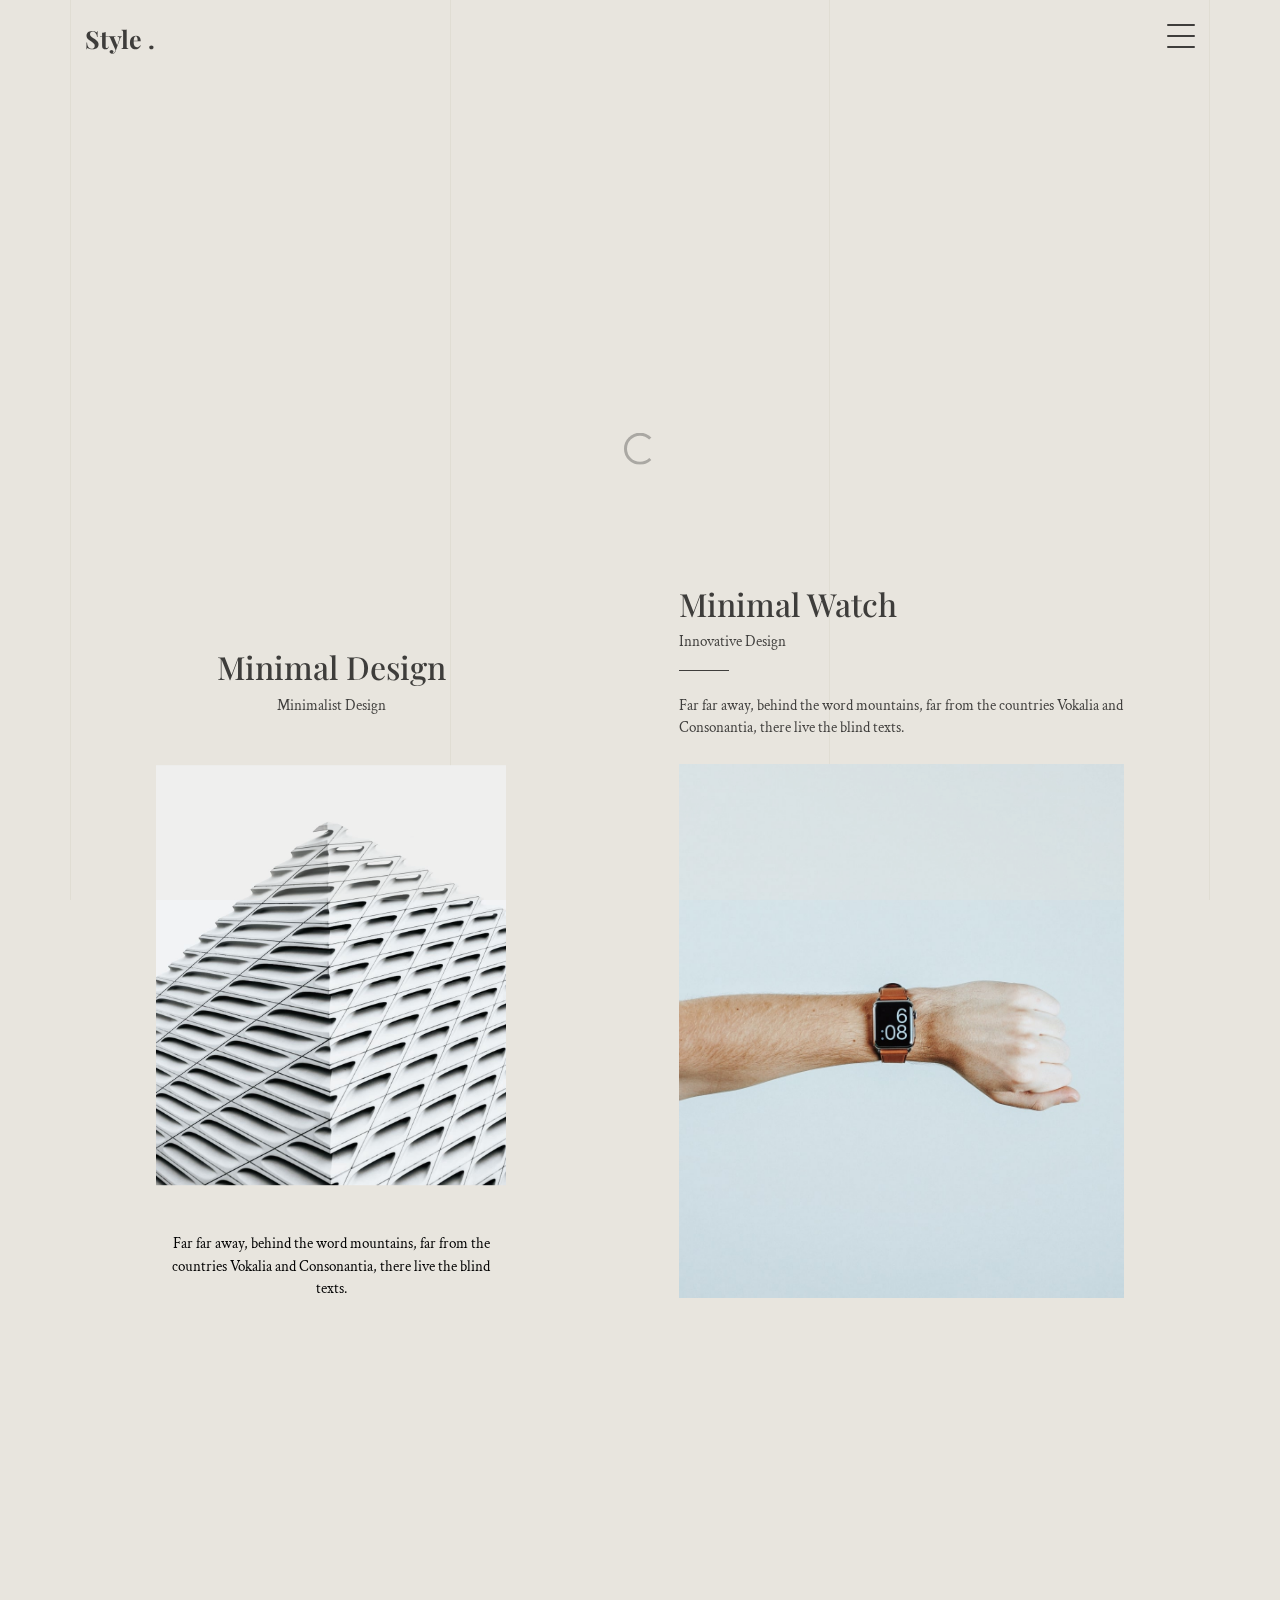
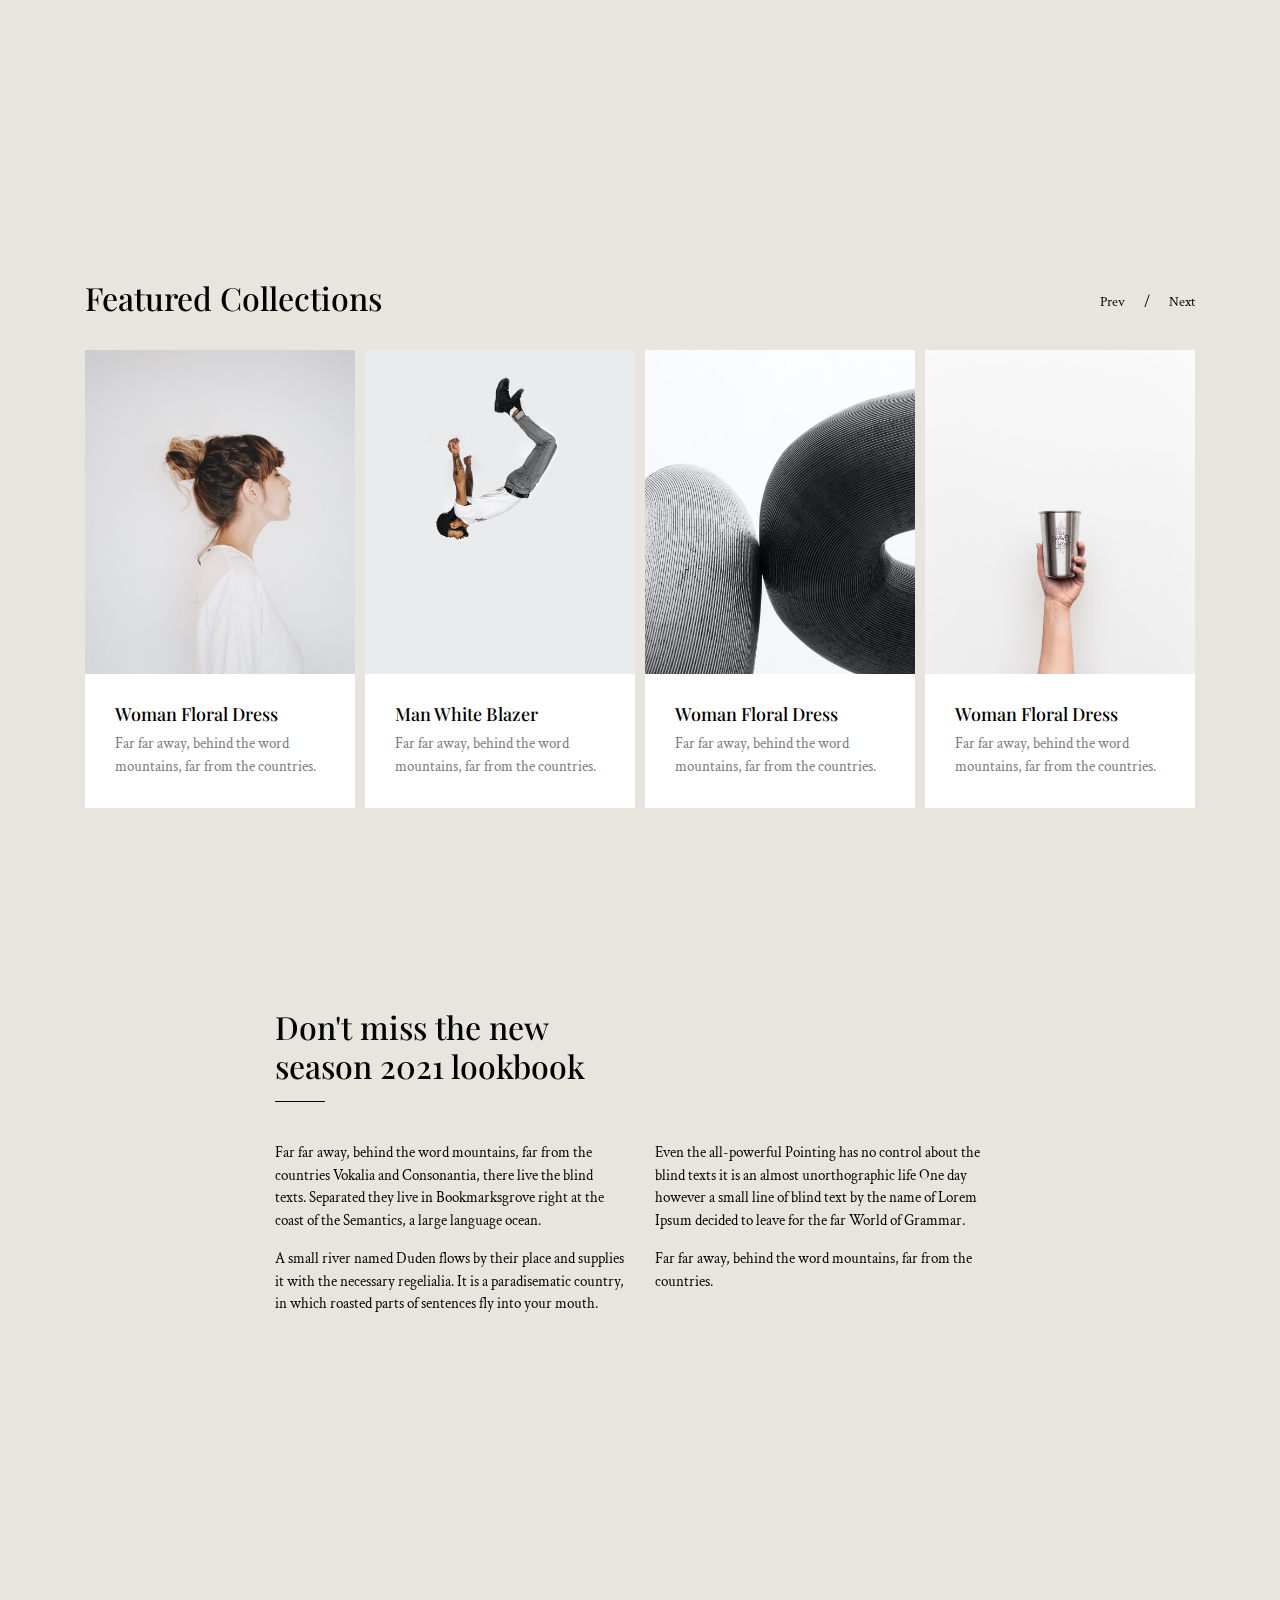
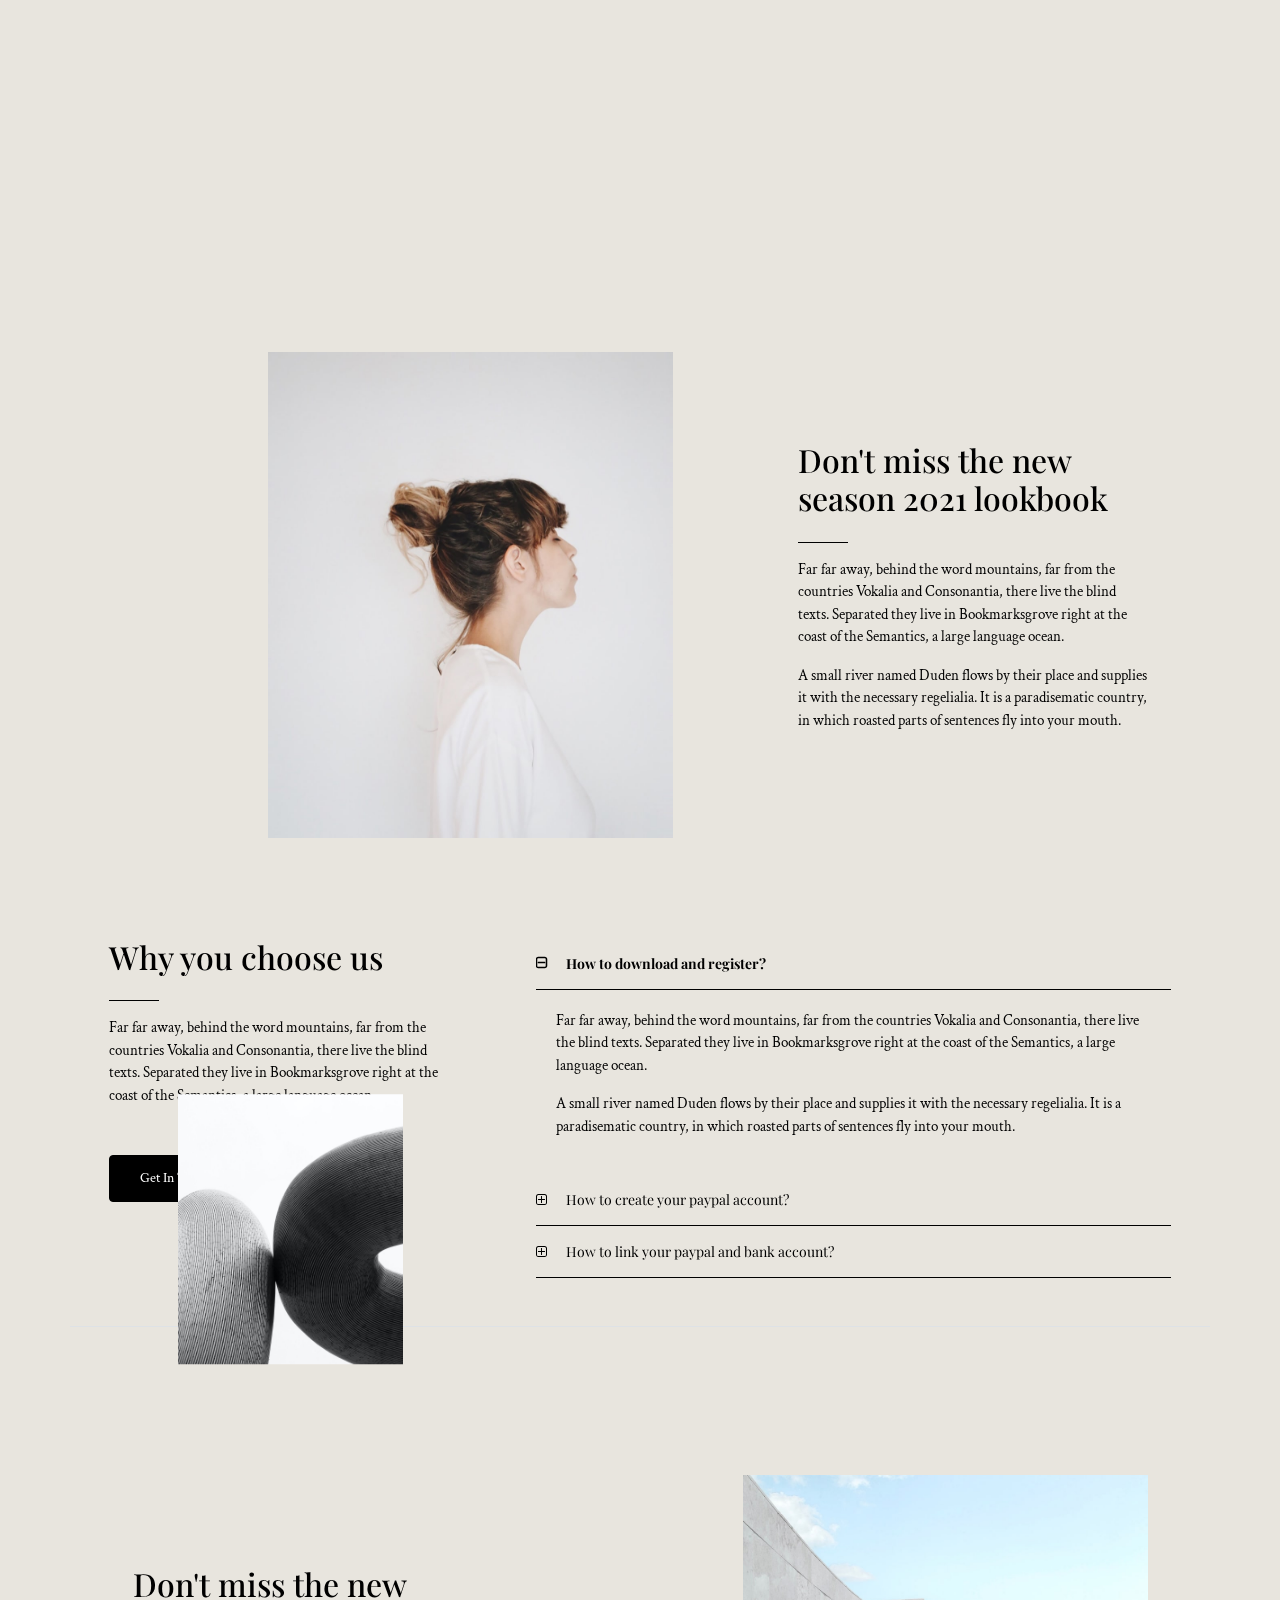
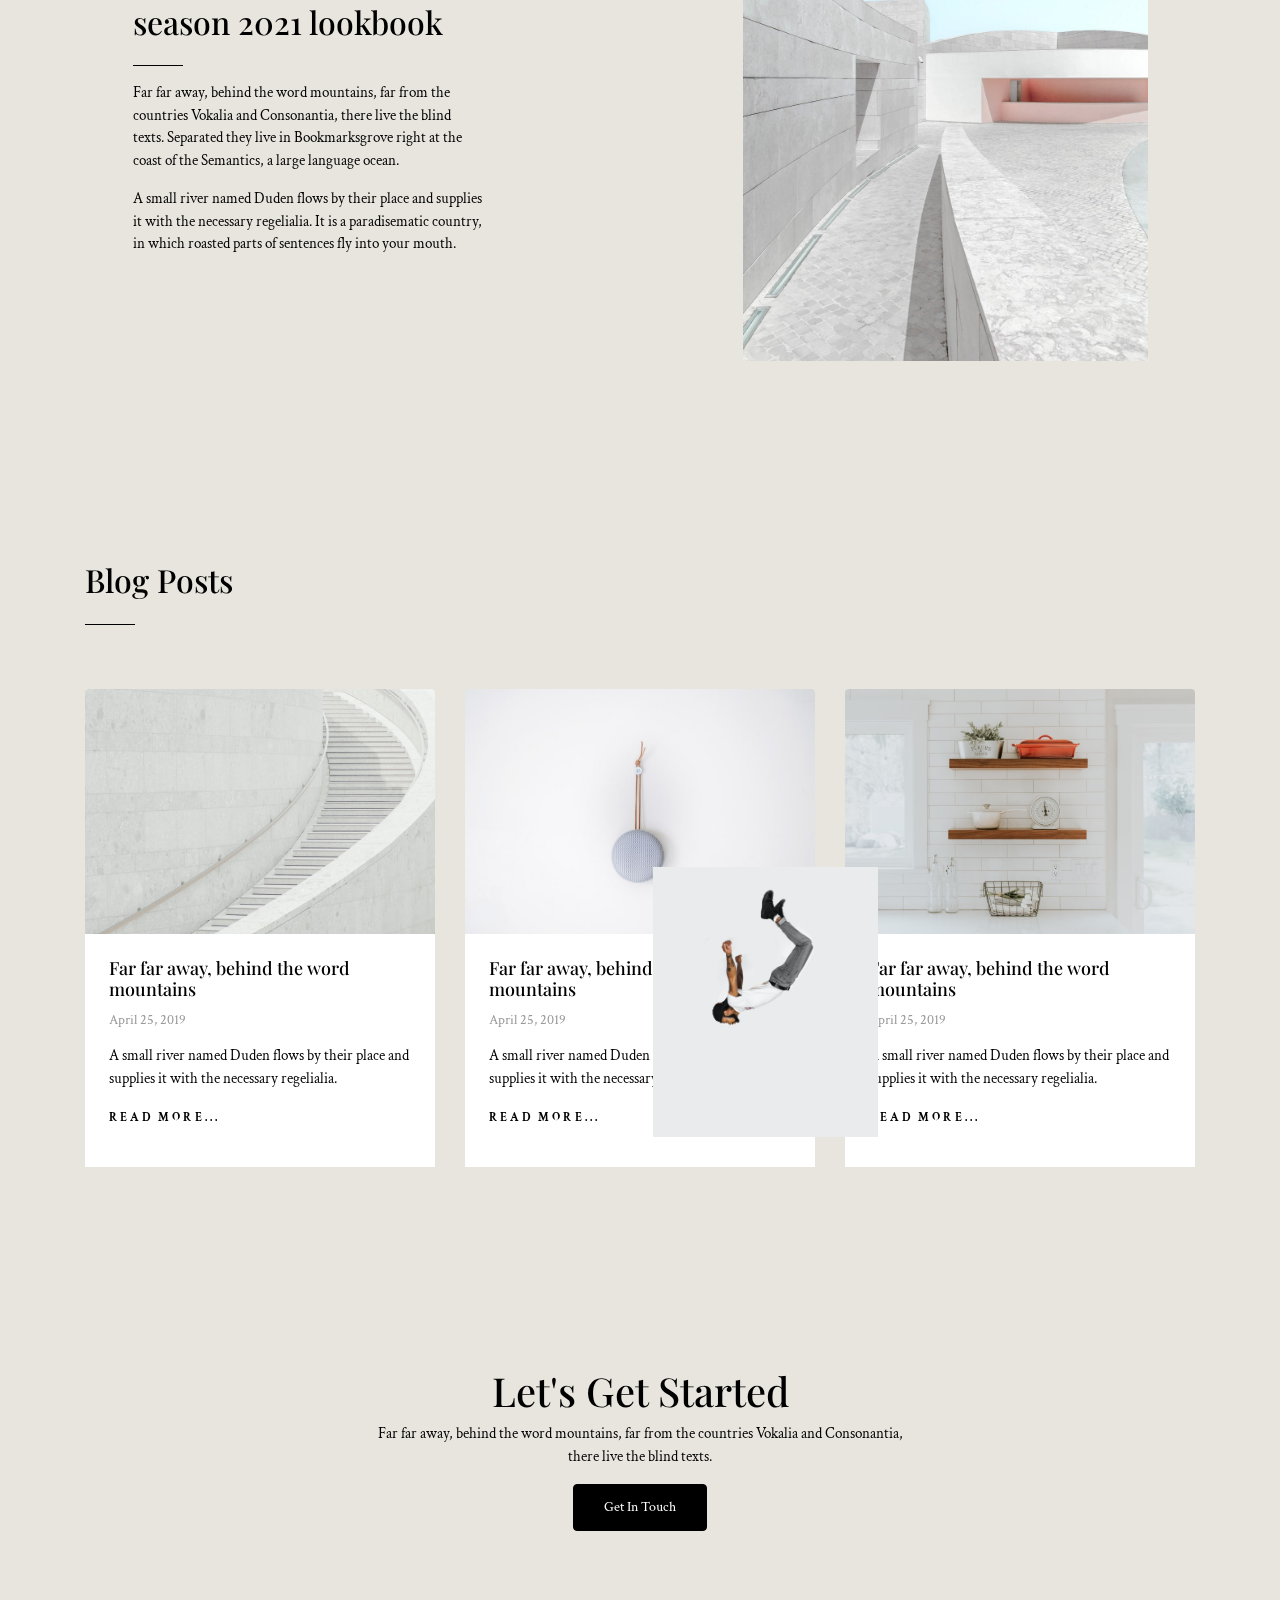
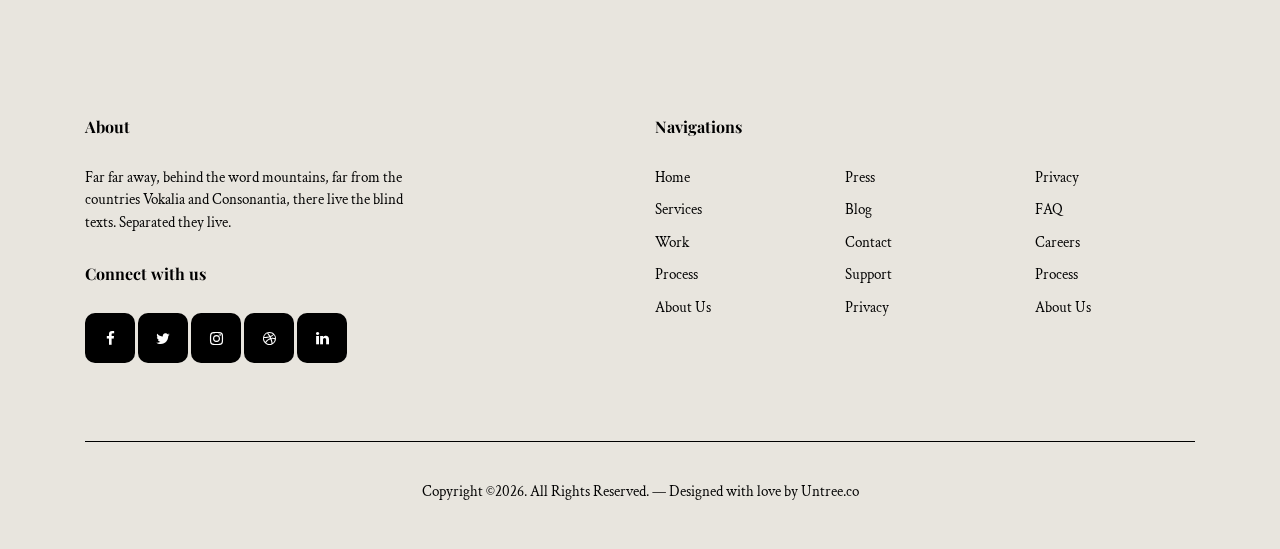
<file: 3/index.html>
<!-- /*
* Template Name: Style
* Template Author: Untree.co
* Tempalte URI: https://untree.co/
* License: https://creativecommons.org/licenses/by/3.0/
*/ -->
<!doctype html>
<html lang="en">
<head>
  <meta charset="utf-8">
  <meta name="viewport" content="width=device-width, initial-scale=1, shrink-to-fit=no">
  <meta name="author" content="Untree.co">
  <link rel="shortcut icon" href="favicon.png">

  <meta name="description" content="" />
  <meta name="keywords" content="free template, bootstrap, bootstrap4" />

  <link rel="preconnect" href="https://fonts.gstatic.com">
  <link href="https://fonts.googleapis.com/css2?family=Crimson+Text:ital@0;1&family=Playfair+Display:ital,wght@0,400;0,700;1,400;1,700&display=swap" rel="stylesheet">
  
  <link rel="stylesheet" href="css/bootstrap.min.css">
  <link rel="stylesheet" href="css/animate.min.css">
  <link rel="stylesheet" href="css/owl.carousel.min.css">
  <link rel="stylesheet" href="css/owl.theme.default.min.css">
  <link rel="stylesheet" href="fonts/icomoon/style.css">
  <link rel="stylesheet" href="fonts/feather/style.css">
  <link rel="stylesheet" href="fonts/flaticon/font/flaticon.css">
  <link rel="stylesheet" href="css/jquery.fancybox.min.css">
  <link rel="stylesheet" href="css/aos.css">
  <link rel="stylesheet" href="css/style.css">

  <title>Style Free HTML Template by Untree.co</title>
</head>
<body>
  <div class="lines-wrap">
    <div class="lines-inner">
      <div class="lines"></div>
    </div>
  </div>
  <!-- END lines -->


  <div class="site-mobile-menu site-navbar-target">
    <div class="site-mobile-menu-header">
      <div class="site-mobile-menu-close">
        <span class="icofont-close js-menu-toggle"></span>
      </div>
    </div>
    <div class="site-mobile-menu-body"></div>
  </div>


  <nav class="site-nav">
    <div class="container">
      <div class="site-navigation">
        <a href="index.html" class="logo float-left m-0">Style <span class="text-primary">.</span></a>

        <ul class="js-clone-nav d-none d-lg-inline-noone text-left site-menu">
          <li class="active"><a href="index.html">Home</a></li>
          <li class="has-children">
            <a href="#">Pages</a>
            <ul class="dropdown">
              <li><a href="portfolio.html">Portfolio</a></li>
              <li><a href="blog.html">Blog</a></li>
              <li><a href="single.html">Single</a></li>
              <li><a href="about.html">About</a></li>
              <li><a href="contact.html">Contact</a></li>

              <li class="has-children">
                <a href="#">Menu Two</a>
                <ul class="dropdown">
                  <li><a href="#">Sub Menu One</a></li>
                  <li><a href="#">Sub Menu Two</a></li>
                  <li><a href="#">Sub Menu Three</a></li>
                </ul>
              </li>
              <li><a href="#">Menu Three</a></li>
            </ul>
          </li>
          <li><a href="portfolio.html">Portfolio</a></li>
          <li><a href="elements.html">Elements</a></li>
          <li><a href="about.html">About</a></li>
          <li><a href="contact.html">Contact Us</a></li>
        </ul>

        <a href="#" class="burger ml-auto float-right site-menu-toggle js-menu-toggle d-inline-block d-lg-block" data-toggle="collapse" data-target="#main-navbar">
          <span></span>
        </a>

      </div>
    </div>
  </nav>


  <div class="custom-hero">
    <div class="container">
      <div class="row justify-content-center">
        <div class="col-lg-6">
          <h1 class="hero-heading">Minimal Style Collection &mdash; 2021</h1>
          <div  class="line js-line mx-auto mb-3 my-3"></div>
          <p class="sub-text">Far far away, behind the word mountains, far from the countries Vokalia and Consonantia, there live the blind texts.</p>
        </div>
      </div>
    </div>
  </div>

  <div class="site-section">
    <div class="container">
      <div class="row align-items-center justify-content-around">

        <div class="col-lg-4 text-center">

          <div >
            <div data-jarallax-element="-100" class="jarallax">
              <h2>Minimal Design</h2>
              <span class="d-inline-block">Minimalist Design</span>
              <img src="images/img_v_2-min.jpg" alt="Image" class="img-fluid my-3 my-lg-5">
              <p class="line-top fig-2-text mb-4">Far far away, behind the word mountains, far from the countries Vokalia and Consonantia, there live the blind texts.</p>
            </div>
          </div>

        </div>
        <div class="col-lg-5 mt-5">

          <div>
            <h2>Minimal Watch</h2>
            <span class="d-inline-block">Innovative Design</span>

            <div  class="line me-auto mb-3 mt-3"></div>

            <p class="line-top fig-2-text my-4">Far far away, behind the word mountains, far from the countries Vokalia and Consonantia, there live the blind texts.</p>
            <img src="images/img_v_1-min.jpg" alt="Image" class="img-fluid">
          </div>
        </div>
      </div>
    </div>
  </div>


  <div class="section">
    <div class="container">
      <div class="row">
        <div class="col-12 col-md-6 col-lg-4 mb-lg-0 mb-4" data-aos="fade-up" data-aos-delay="100">
          <div class="service-2 d-flex align-items-md-center">
            <div class="image">
              <img src="images/img_v_4-min.jpg" alt="Image" class="img-fluid">
            </div>
            <div class="text">
              <h2>Sneakers</h2>
              <p>Far far away, behind the word mountains, far from the countries.</p>
            </div>
          </div>
        </div>

        <div class="col-12 col-md-6 col-lg-4 mb-lg-0 mb-4" data-aos="fade-up" data-aos-delay="200">
          <div class="service-2 d-flex align-items-md-center">
            <div class="image">
              <img src="images/img_v_5-min.jpg" alt="Image" class="img-fluid">
            </div>
            <div class="text">
              <h2>Clothing</h2>
              <p>Far far away, behind the word mountains, far from the countries.</p>
            </div>
          </div>
        </div>

        <div class="col-12 col-md-6 col-lg-4 mb-lg-0 mb-4" data-aos="fade-up" data-aos-delay="300">
          <div class="service-2 d-flex align-items-md-center">
            <div class="image">
              <img src="images/img_v_6-min.jpg" alt="Image" class="img-fluid">
            </div>
            <div class="text">
              <h2>Accessories</h2>
              <p>Far far away, behind the word mountains, far from the countries.</p>
            </div>
          </div>
        </div>
      </div>
    </div>
  </div>



  

  <div class="section-4">
    <div class="container">
      <div class="row mb-4 align-items-center">
        <div class="col-6">
          <h2 class="line-top">Featured Collections</h2>
        </div>
        <div class="col-6 text-right">
          <a href="#" class="custom-prev-v2 js-custom-prev-v2">Prev</a>
          <span class="mx-3">/</span>
          <a href="#" class="custom-next-v2 js-custom-next-v2">Next</a>
        </div>
      </div>

      <div>
        <div class="owl-4-slider owl-carousel">
          <div class="product">
            <a href="#" class="d-block">
              <img src="images/img_v_8-min.jpg" alt="Image" class="img-fluid">
            </a>
            <div class="text-center text-md-left">
              <h3>Woman Floral Dress</h3>
              <p>Far far away, behind the word mountains, far from the countries.</p>
            </div>
          </div>

          <div class="product">
            <a href="#" class="d-block">
              <img src="images/img_v_7-min.jpg" alt="Image" class="img-fluid">
            </a>
            <div class="text-center text-md-left">
              <h3>Man White Blazer</h3>
              <p>Far far away, behind the word mountains, far from the countries.</p>
            </div>
          </div>

          <div class="product">
            <a href="#" class="d-block">
              <img src="images/img_v_3-min.jpg" alt="Image" class="img-fluid">
            </a>
            <div class="text-center text-md-left">
              <h3>Woman Floral Dress</h3>
              <p>Far far away, behind the word mountains, far from the countries.</p>
            </div>
          </div>

          <div class="product">
            <a href="#" class="d-block">
              <img src="images/img_v_4-min.jpg" alt="Image" class="img-fluid">
            </a>
            <div class="text-center text-md-left">
              <h3>Woman Floral Dress</h3>
              <p>Far far away, behind the word mountains, far from the countries.</p>
            </div>
          </div>

          <div class="product">
            <a href="#" class="d-block">
              <img src="images/img_v_6-min.jpg" alt="Image" class="img-fluid">
            </a>
            <div class="text-center text-md-left">
              <h3>Woman Floral Dress</h3>
              <p>Far far away, behind the word mountains, far from the countries.</p>
            </div>
          </div>

          <div class="product">
            <a href="#" class="d-block">
              <img src="images/img_v_5-min.jpg" alt="Image" class="img-fluid">
            </a>
            <div class="text-center text-md-left">
              <h3>Woman Floral Dress</h3>
              <p>Far far away, behind the word mountains, far from the countries.</p>
            </div>
          </div>

          <div class="product">
            <a href="#" class="d-block">
              <img src="images/img_v_3-min.jpg" alt="Image" class="img-fluid">
            </a>
            <div class="text-center text-md-left">
              <h3>Woman Floral Dress</h3>
              <p>Far far away, behind the word mountains, far from the countries.</p>
            </div>
          </div>

          <div class="product">
            <a href="#" class="d-block">
              <img src="images/img_v_4-min.jpg" alt="Image" class="img-fluid">
            </a>
            <div class="text-center text-md-left">
              <h3>Woman Floral Dress</h3>
              <p>Far far away, behind the word mountains, far from the countries.</p>
            </div>
          </div>

        </div>
      </div>
    </div>
  </div>


  <div class="section">
    <div class="container">
      <div class="row justify-content-center mb-4">
        <div class="col-lg-4">
          <h2>Don't miss the new season 2021 lookbook</h2>
          <div class="line my-3"></div>
        </div>
        <div class="col-lg-4">
        </div>
      </div>
      <div class="row justify-content-center">
        <div class="col-lg-4">
          <p>Far far away, behind the word mountains, far from the countries Vokalia and Consonantia, there live the blind texts. Separated they live in Bookmarksgrove right at the coast of the Semantics, a large language ocean.</p>

          <p>A small river named Duden flows by their place and supplies it with the necessary regelialia. It is a paradisematic country, in which roasted parts of sentences fly into your mouth.</p>
        </div>
        <div class="col-lg-4">
          <p>Even the all-powerful Pointing has no control about the blind texts it is an almost unorthographic life One day however a small line of blind text by the name of Lorem Ipsum decided to leave for the far World of Grammar.</p>
          <p>Far far away, behind the word mountains, far from the countries.</p>
        </div>
      </div>
    </div>
  </div>


  <div class="section">
    <div class="container">
      <div class="row">
        <div class="col-12 col-sm-6 col-md-6 col-lg-4 mb-4 mb-lg-0" data-aos="fade-up" data-aos-delay="0">
          <div class="feature-v3 d-block">
            <div class="wrap-icon">
              <i class="flaticon-chat-comment-oval-speech-bubble-with-text-lines"></i>
            </div>
            <div class="text">
              <h3>Minimal Design</h3>
              <p>Even the all-powerful Pointing has no control about the blind texts it is an almost unorthographic life One day however a small line of blind text</p>
              <p class="more"><a href="#">Read more...</a></p>
            </div>
          </div>
        </div>

        <div class="col-12 col-sm-6 col-md-6 col-lg-4 mb-4 mb-lg-0" data-aos="fade-up" data-aos-delay="100">
          <div class="feature-v3 d-block">
            <div class="wrap-icon">
              <i class="flaticon-weekly-calendar-outline-event-interface-symbol"></i>
            </div>
            <div class="text">
              <h3>Less is more</h3>
              <p>Even the all-powerful Pointing has no control about the blind texts it is an almost unorthographic life One day however a small line of blind text</p>
              <p class="more"><a href="#">Read more...</a></p>
            </div>
          </div>
        </div>

        <div class="col-12 col-sm-6 col-md-6 col-lg-4 mb-4 mb-lg-0" data-aos="fade-up" data-aos-delay="200">
          <div class="feature-v3 d-block">
            <div class="wrap-icon">
              <i class="flaticon-copy-two-paper-sheets-interface-symbol"></i>
            </div>
            <div class="text">
              <h3>Whitespaces</h3>
              <p>Even the all-powerful Pointing has no control about the blind texts it is an almost unorthographic life One day however a small line of blind text</p>
              <p class="more"><a href="#">Read more...</a></p>
            </div>
          </div>
        </div>

      </div>
    </div>
  </div>


  <div class="section">
    <div class="container">
      <div class="row justify-content-around align-items-center">
        <div class="col-lg-6">
          <div class="image-stack-v2">
            <div class="image-stack__item image-stack__item--top">
              <div data-jarallax-element="-100" class="jarallax">
                <img src="images/img_v_3-min.jpg" alt="Image" class="img-fluid">
              </div>
            </div>
            <div class="image-stack__item image-stack__item--bottom">
              <img src="images/img_v_8-min.jpg" alt="Image" class="img-fluid">
            </div>
          </div>


        </div>
        <div class="col-lg-4">

          <h2 class="mb-4">Don't miss the new season 2021 lookbook</h2>
          <div class="line my-3"></div>
          <p>Far far away, behind the word mountains, far from the countries Vokalia and Consonantia, there live the blind texts. Separated they live in Bookmarksgrove right at the coast of the Semantics, a large language ocean.</p>

          <p>A small river named Duden flows by their place and supplies it with the necessary regelialia. It is a paradisematic country, in which roasted parts of sentences fly into your mouth.</p>
        </div>
      </div>
    </div>
  </div>


  <div class="container pb-5 mb-5 border-bottom">
    <div class="row justify-content-around">
      <div class="col-lg-4 mb-4 mb-lg-0">

        <h2 class="mb-4">Why you choose us</h2>
        <div class="line my-3"></div>
        <p>Far far away, behind the word mountains, far from the countries Vokalia and Consonantia, there live the blind texts. Separated they live in Bookmarksgrove right at the coast of the Semantics, a large language ocean.</p>
        <p class="mt-5"><a href="#" class="btn btn-primary">Get In Touch</a></p>

        
      </div>
      <div class="col-lg-7">
        <div class="custom-accordion" id="accordion_1">
          <div class="accordion-item">
            <h2 class="mb-0">
              <button class="btn btn-link" type="button" data-toggle="collapse" data-target="#collapseOne" aria-expanded="true" aria-controls="collapseOne">How to download and register?</button>
            </h2>

            <div id="collapseOne" class="collapse show" aria-labelledby="headingOne" data-parent="#accordion_1">
              <div class="accordion-body">
                <p>Far far away, behind the word mountains, far from the countries Vokalia and Consonantia, there live the blind texts. Separated they live in Bookmarksgrove right at the coast of the Semantics, a large language ocean.</p>

                <p>A small river named Duden flows by their place and supplies it with the necessary regelialia. It is a paradisematic country, in which roasted parts of sentences fly into your mouth.</p>
              </div>
            </div>
          </div> <!-- .accordion-item -->

          <div class="accordion-item">
            <h2 class="mb-0">
              <button class="btn btn-link collapsed" type="button" data-toggle="collapse" data-target="#collapseTwo" aria-expanded="false" aria-controls="collapseTwo">How to create your paypal account?</button>
            </h2>
            <div id="collapseTwo" class="collapse" aria-labelledby="headingTwo" data-parent="#accordion_1">
              <div class="accordion-body">
                <p>Even the all-powerful Pointing has no control about the blind texts it is an almost unorthographic life One day however a small line of blind text by the name of Lorem Ipsum decided to leave for the far World of Grammar.</p>
              </div>
            </div>
          </div> <!-- .accordion-item -->
          <div class="accordion-item">
            <h2 class="mb-0">
              <button class="btn btn-link collapsed" type="button" data-toggle="collapse" data-target="#collapseThree" aria-expanded="false" aria-controls="collapseThree">How to link your paypal and bank account?</button>
            </h2>

            <div id="collapseThree" class="collapse" aria-labelledby="headingThree" data-parent="#accordion_1">
              <div class="accordion-body">
                <p>When she reached the first hills of the Italic Mountains, she had a last view back on the skyline of her hometown Bookmarksgrove, the headline of Alphabet Village and the subline of her own road, the Line Lane. Pityful a rethoric question ran over her cheek, then she continued her way.</p>
              </div>
            </div>

          </div> <!-- .accordion-item -->

        </div>


      </div>


    </div>
  </div>


  <div class="section">
    <div class="container">
      <div class="row justify-content-around align-items-center">
        <div class="col-lg-6 order-lg-2">
          <div class="image-stack-v2">
            <div class="image-stack__item image-stack__item--top">
              <div data-jarallax-element="-100" class="jarallax">
                <img src="images/img_v_7-min.jpg" alt="Image" class="img-fluid">
              </div>
            </div>
            <div class="image-stack__item image-stack__item--bottom">
              <img src="images/img_v_5-min.jpg" alt="Image" class="img-fluid">
            </div>
          </div>


        </div>
        <div class="col-lg-4">

          <h2 class="mb-4">Don't miss the new season 2021 lookbook</h2>
          <div class="line my-3"></div>
          <p>Far far away, behind the word mountains, far from the countries Vokalia and Consonantia, there live the blind texts. Separated they live in Bookmarksgrove right at the coast of the Semantics, a large language ocean.</p>

          <p>A small river named Duden flows by their place and supplies it with the necessary regelialia. It is a paradisematic country, in which roasted parts of sentences fly into your mouth.</p>
        </div>
      </div>
    </div>
  </div>



  <div class="section">
    <div class="container">
      <div class="row mb-5">
        <div class="col-lg-7">
          <h2 class="mb-4">Blog Posts</h2>
          <div class="line my-3"></div>
        </div>
      </div>
      <div class="row">


        <div class="col-md-6 mb-5 mb-lg-0 col-lg-4">
          <div class="blog_entry">
            <a href="single.html"><img src="images/img_h_3-min.jpg" alt="Free Website Template by Untree.co" class="img-fluid"></a>
            <div class="p-4 bg-white">
              <h3><a href="single.html">Far far away, behind the word mountains</a></h3>
              <span class="date">April 25, 2019</span>
              <p>A small river named Duden flows by their place and supplies it with the necessary regelialia.</p>
              <p class="more"><a href="#">Read more...</a></p>
            </div>
          </div>
        </div>

        <div class="col-md-6 mb-5 mb-lg-0 col-lg-4">
          <div class="blog_entry">
            <a href="single.html"><img src="images/img_h_5-min.jpg" alt="Free Website Template by Untree.co" class="img-fluid"></a>
            <div class="p-4 bg-white">
              <h3><a href="single.html">Far far away, behind the word mountains</a></h3>
              <span class="date">April 25, 2019</span>
              <p>A small river named Duden flows by their place and supplies it with the necessary regelialia.</p>
              <p class="more"><a href="#">Read more...</a></p>
            </div>
          </div>
        </div>

        <div class="col-md-6 mb-5 mb-lg-0 col-lg-4">
          <div class="blog_entry">
            <a href="single.html"><img src="images/img_h_7-min.jpg" alt="Free Website Template by Untree.co" class="img-fluid"></a>
            <div class="p-4 bg-white">
              <h3><a href="single.html">Far far away, behind the word mountains</a></h3>
              <span class="date">April 25, 2019</span>
              <p>A small river named Duden flows by their place and supplies it with the necessary regelialia.</p>
              <p class="more"><a href="#">Read more...</a></p>
            </div>
          </div>
        </div>
      </div>
    </div>
  </div>



  <div class="custom-hero section">
    <div class="container">
      <div class="row justify-content-center">
        <div class="col-lg-6">
          <h1>Let's Get Started</h1>
          <p>Far far away, behind the word mountains, far from the countries Vokalia and Consonantia, there live the blind texts.</p>
          <p><a href="#" class="btn btn-primary">Get In Touch</a></p>
        </div>
      </div>
    </div>
  </div>

  <div class="site-footer">
    <div class="container">
      <div class="row justify-content-between">
        <div class="col-lg-4">
          <div class="widget">
            <h3>About</h3>
            <p>Far far away, behind the word mountains, far from the countries Vokalia and Consonantia, there live the blind texts. Separated they live.</p>
          </div>
          <div class="widget">
            <h3>Connect with us</h3>
            <ul class="social list-unstyled">
              <li><a href="#"><span class="icon-facebook"></span></a></li>
              <li><a href="#"><span class="icon-twitter"></span></a></li>
              <li><a href="#"><span class="icon-instagram"></span></a></li>
              <li><a href="#"><span class="icon-dribbble"></span></a></li>
              <li><a href="#"><span class="icon-linkedin"></span></a></li>
            </ul>
          </div>
        </div>
        <div class="col-lg-6">
          <div class="row">
            <div class="col-12">
              <div class="widget">
                <h3>Navigations</h3>
              </div>
            </div>
            <div class="col-6 col-sm-6 col-md-4">
              <div class="widget">
                <ul class="links list-unstyled">
                  <li><a href="#">Home</a></li>
                  <li><a href="#">Services</a></li>
                  <li><a href="#">Work</a></li>
                  <li><a href="#">Process</a></li>
                  <li><a href="#">About Us</a></li>
                </ul>
              </div>
            </div>
            <div class="col-6 col-sm-6 col-md-4">
              <div class="widget">
                <ul class="links list-unstyled">
                  <li><a href="#">Press</a></li>
                  <li><a href="#">Blog</a></li>
                  <li><a href="#">Contact</a></li>
                  <li><a href="#">Support</a></li>
                  <li><a href="#">Privacy</a></li>
                </ul>
              </div>
            </div>
            <div class="col-6 col-sm-6 col-md-4">
              <div class="widget">
                <ul class="links list-unstyled">
                  <li><a href="#">Privacy</a></li>
                  <li><a href="#">FAQ</a></li>
                  <li><a href="#">Careers</a></li>
                  <li><a href="#">Process</a></li>
                  <li><a href="#">About Us</a></li>
                </ul>
              </div>
            </div>
          </div>
        </div>
      </div>

      <div class="row justify-content-center text-center copyright">
        <div class="col-md-8">
          <p>Copyright &copy;<script>document.write(new Date().getFullYear());</script>. All Rights Reserved. &mdash; Designed with love by <a href="https://untree.co">Untree.co</a> <!-- License information: https://untree.co/license/ -->
          </p>
        </div>
      </div>
    </div>
  </div>


  <div id="overlayer"></div>
  <div class="loader">
    <div class="spinner-border" role="status">
      <span class="sr-only">Loading...</span>
    </div>
  </div>

  <script src="js/jquery-3.5.1.min.js"></script>
  <script src="js/jquery-migrate-3.0.0.min.js"></script>
  <script src="js/popper.min.js"></script>
  <script src="js/bootstrap.min.js"></script>
  <script src="js/owl.carousel.min.js"></script>
  <script src="js/aos.js"></script>
  <script src="js/imagesloaded.pkgd.js"></script>
  <script src="js/isotope.pkgd.min.js"></script>
  <script src="js/jquery.animateNumber.min.js"></script>
  <script src="js/jquery.stellar.min.js"></script>
  <script src="js/jarallax.min.js"></script>
  <script src="js/jarallax-element.min.js"></script>
  <script src="js/jquery.waypoints.min.js"></script>
  <script src="js/jquery.fancybox.min.js"></script>

  <script src="js/jquery.lettering.js"></script>


  <script src="js/TweenMax.min.js"></script>
  <script src="js/ScrollMagic.min.js"></script>
  <script src="js/scrollmagic.animation.gsap.min.js"></script>
  <script src="js/debug.addIndicators.min.js"></script>


  <script src="js/custom.js"></script>

  
</body>
</html>
</file>
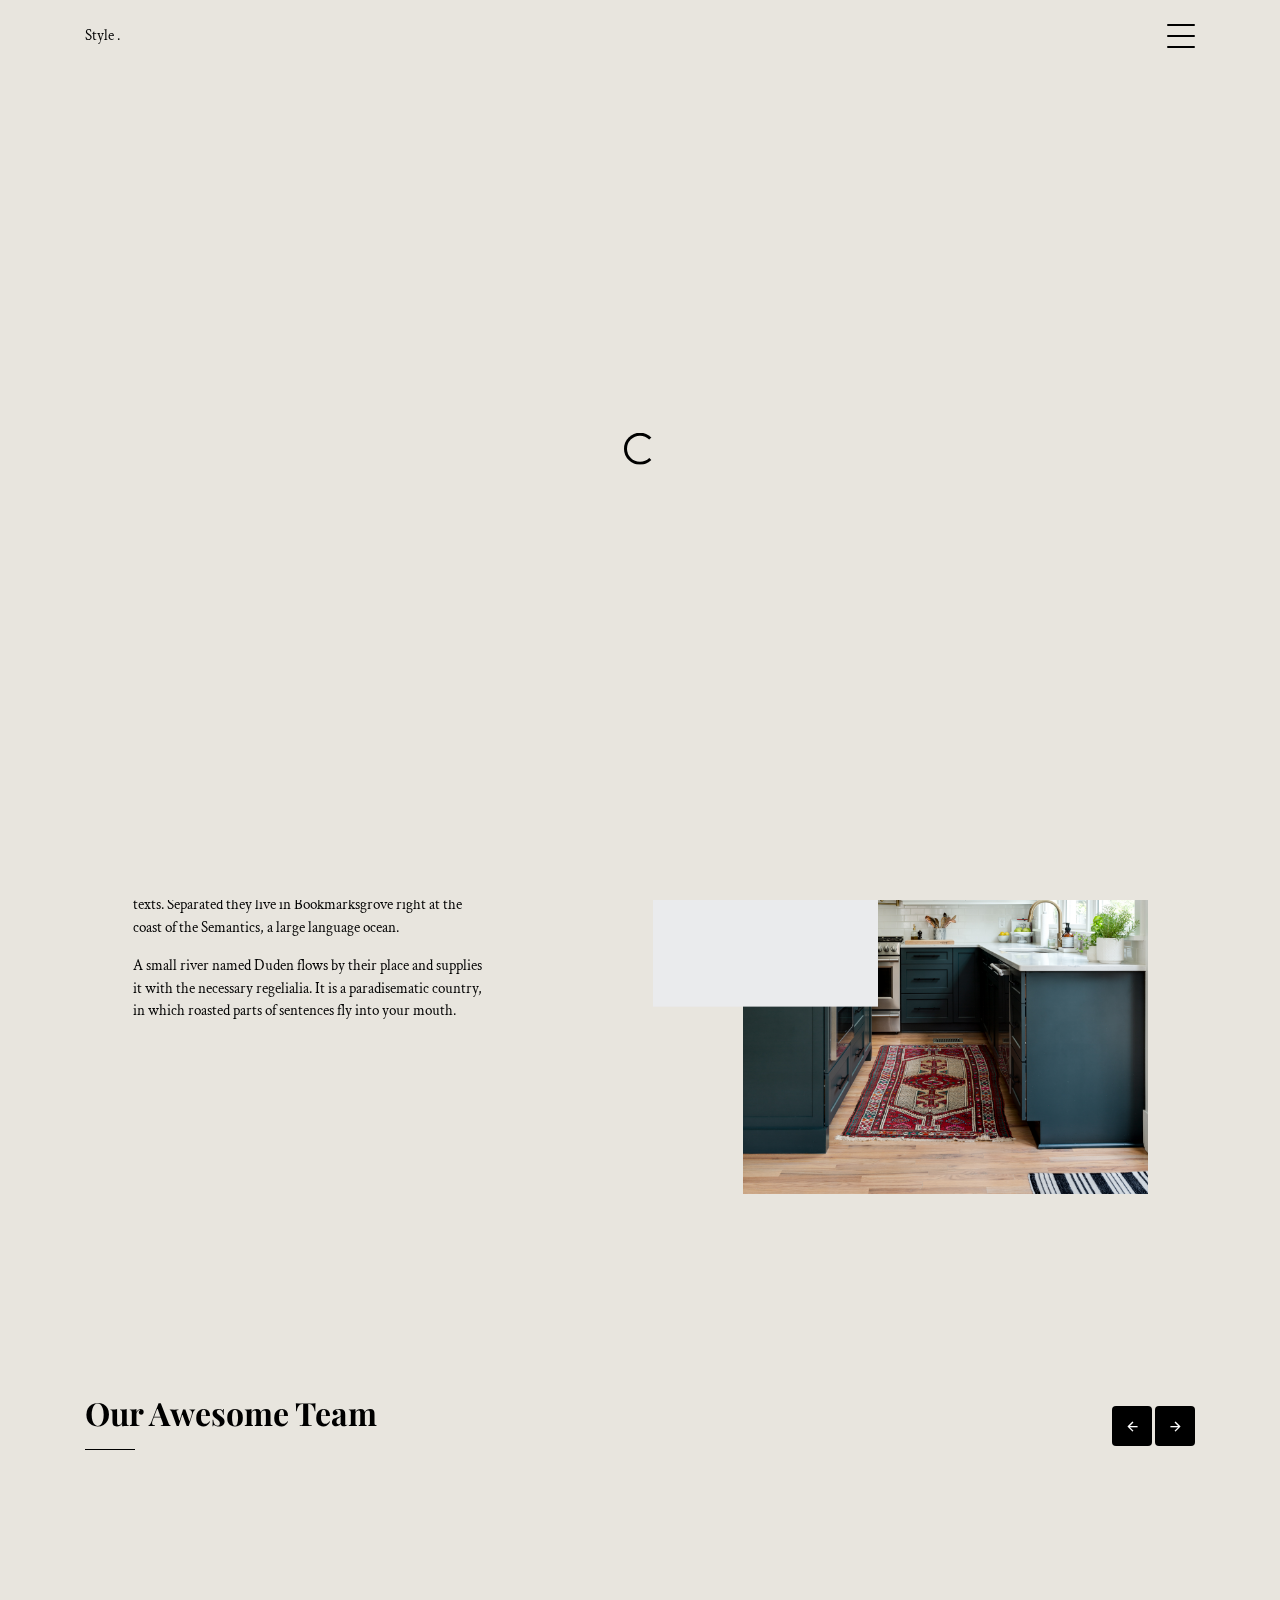
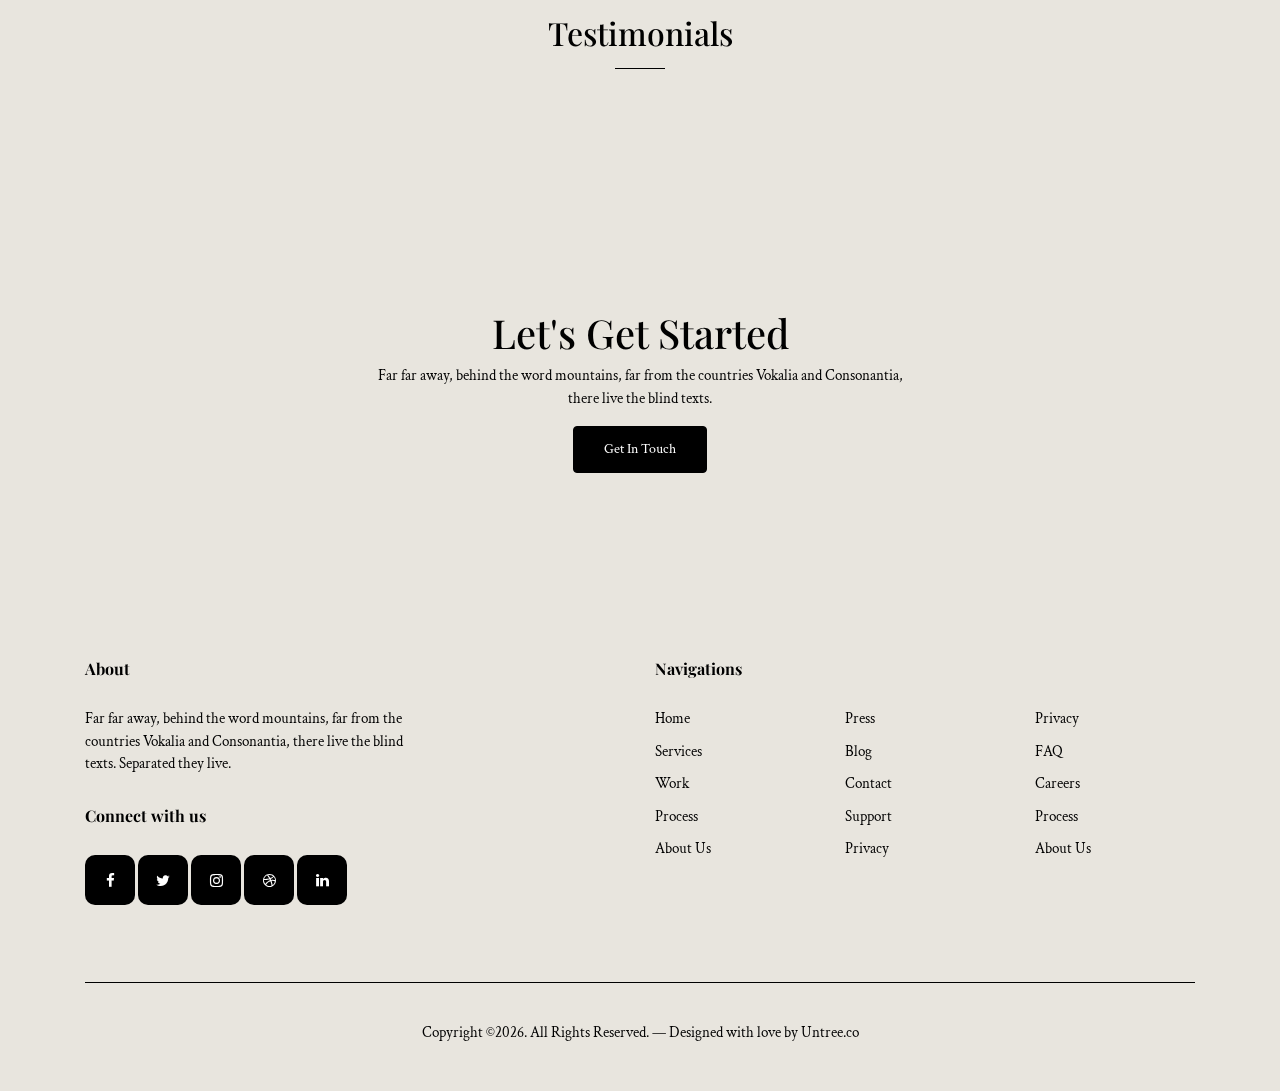
<file: about.html>
<!-- /*
* Template Name: Style
* Template Author: Untree.co
* Tempalte URI: https://untree.co/
* License: https://creativecommons.org/licenses/by/3.0/
*/ -->
<!doctype html>
<html lang="en">
<head>
  <meta charset="utf-8">
  <meta name="viewport" content="width=device-width, initial-scale=1, shrink-to-fit=no">
  <meta name="author" content="Untree.co">
  <link rel="shortcut icon" href="favicon.png">

  <meta name="description" content="" />
  <meta name="keywords" content="free template, bootstrap, bootstrap4" />

  <link rel="preconnect" href="https://fonts.gstatic.com">
  <link href="https://fonts.googleapis.com/css2?family=Crimson+Text:ital@0;1&family=Playfair+Display:ital,wght@0,400;0,700;1,400;1,700&display=swap" rel="stylesheet">
  
  <link rel="stylesheet" href="css/bootstrap.min.css">
  <link rel="stylesheet" href="css/animate.min.css">
  <link rel="stylesheet" href="css/owl.carousel.min.css">
  <link rel="stylesheet" href="css/owl.theme.default.min.css">
  <link rel="stylesheet" href="fonts/icomoon/style.css">
  <link rel="stylesheet" href="fonts/feather/style.css">
  <link rel="stylesheet" href="fonts/flaticon/font/flaticon.css">
  <link rel="stylesheet" href="css/jquery.fancybox.min.css">
  <link rel="stylesheet" href="css/aos.css">
  <link rel="stylesheet" href="css/style.css">

  <title>Style Free HTML Template by Untree.co</title>
</head>
<body>
  <div class="lines-wrap">
    <div class="lines-inner">
      <div class="lines"></div>
    </div>
  </div>
  <!-- END lines -->


  <div class="site-mobile-menu site-navbar-target">
    <div class="site-mobile-menu-header">
      <div class="site-mobile-menu-close">
        <span class="icofont-close js-menu-toggle"></span>
      </div>
    </div>
    <div class="site-mobile-menu-body"></div>
  </div>


  <nav class="site-nav">
    <div class="container">
      <div class="site-navigation">
        <a href="index.html" class="logo float-left m-0">Style <span class="text-primary">.</span></a>

        <ul class="js-clone-nav d-none d-lg-inline-noone text-left site-menu">
          <li><a href="index.html">Home</a></li>
          <li class="has-children">
            <a href="#">Pages</a>
            <ul class="dropdown">
              <li class="active"><a href="portfolio.html">Portfolio</a></li>
              <li><a href="blog.html">Blog</a></li>
              <li><a href="single.html">Single</a></li>
              <li><a href="about.html">About</a></li>
              <li><a href="contact.html">Contact</a></li>

              <li class="has-children">
                <a href="#">Menu Two</a>
                <ul class="dropdown">
                  <li><a href="#">Sub Menu One</a></li>
                  <li><a href="#">Sub Menu Two</a></li>
                  <li><a href="#">Sub Menu Three</a></li>
                </ul>
              </li>
              <li><a href="#">Menu Three</a></li>
            </ul>
          </li>
          <li><a href="portfolio.html">Portfolio</a></li>
          <li><a href="elements.html">Elements</a></li>
          <li class="active"><a href="about.html">About</a></li>
          <li><a href="contact.html">Contact Us</a></li>
        </ul>

        <a href="#" class="burger ml-auto float-right site-menu-toggle js-menu-toggle d-inline-block d-lg-block" data-toggle="collapse" data-target="#main-navbar">
          <span></span>
        </a>

      </div>
    </div>
  </nav>


  <div class="custom-hero">
    <div class="container">
      <div class="row justify-content-center">
        <div class="col-lg-6">
          <h1 class="hero-heading">About us</h1>
          <div  class="line js-line mx-auto mb-3 my-3"></div>
          <p class="sub-text">Far far away, behind the word mountains, far from the countries Vokalia and Consonantia, there live the blind texts.</p>
        </div>
      </div>
    </div>
  </div>

  

  <div class="site-section">
    <div class="container">
      <div class="row justify-content-center">
        <div class="col-lg-6 text-center">
          <h4 class="font-weight-bold">Our Clients</h4>
          <div class="line my-3 mx-auto"></div>
        </div>
      </div>

      <div class="owl-logos owl-carousel no-nav">
        <div class="item">
          <img src="images/logo-puma.png" alt="Image" class="img-fluid">
        </div>
        <div class="item">
          <img src="images/logo-adobe.png" alt="Image" class="img-fluid">
        </div>
        <div class="item">
          <img src="images/logo-google.png" alt="Image" class="img-fluid">
        </div>
        <div class="item">
          <img src="images/logo-paypal.png" alt="Image" class="img-fluid">
        </div>
        <div class="item">
          <img src="images/logo-adobe.png" alt="Image" class="img-fluid">
        </div>
        <div class="item">
          <img src="images/logo-google.png" alt="Image" class="img-fluid">
        </div>


      </div>


    </div>

  </div>



  <div class="section">
    <div class="container">
      <div class="row justify-content-around align-items-center">
        <div class="col-lg-6 order-lg-2">
          <div class="image-stack-v2">
            <div class="image-stack__item image-stack__item--top">
              <div data-jarallax-element="-100" class="jarallax">
                <img src="images/img_v_7-min.jpg" alt="Image" class="img-fluid">
              </div>
            </div>
            <div class="image-stack__item image-stack__item--bottom">
              <img src="images/img_v_5-min.jpg" alt="Image" class="img-fluid">
            </div>
          </div>


        </div>
        <div class="col-lg-4">

          <h2 class="mb-4">Who We Are</h2>
          <div class="line my-3"></div>
          <p>Far far away, behind the word mountains, far from the countries Vokalia and Consonantia, there live the blind texts. Separated they live in Bookmarksgrove right at the coast of the Semantics, a large language ocean.</p>

          <p>A small river named Duden flows by their place and supplies it with the necessary regelialia. It is a paradisematic country, in which roasted parts of sentences fly into your mouth.</p>
        </div>
      </div>
    </div>
  </div>

  <div class="site-section slider-team-wrap">
    <div class="container">

      <div class="row mb-5 align-items-center">
        <div class="col-md-6">
          <h2 class="font-weight-bold">Our Awesome Team</h2>
          <div class="line my-3 me-auto"></div>
        </div>
        <div class="col-md-6 text-left text-md-right">
          <div class="slider-nav">
            <a href="#" class="js-prev js-custom-prev-v2"><span class="icon-arrow_back"></span></a>
            <a href="#" class="js-next js-custom-next-v2"><span class="icon-arrow_forward"></span></a>

          </div> <!-- /.slider-nav -->
        </div>
      </div>

      <div class="slider-team owl-carousel no-nav owl-3-slider">
        <div class="team">
          <div class="pic">
            <img src="images/person_1-min.jpg" alt="Image" class="img-fluid">
          </div>
          <h3 clas><a href="#"><span class="">Jeremy</span> Walker</a></h3>
          <span class="d-block position">CEO, Founder, Atty.</span>
          <p>Separated they live in.
          Separated they live in Bookmarksgrove right at the coast of the Semantics, a large language ocean.</p>
          <p class="mb-0"><a href="#" class="more dark">Learn More <span class="icon-arrow_forward"></span></a></p>
        </div>
        <div class="team">
          <div class="pic">
            <img src="images/person_2-min.jpg" alt="Image" class="img-fluid">
          </div>
          <h3 clas><a href="#"><span class="">Lawson</span> Arnold</a></h3>
          <span class="d-block position">CEO, Founder, Atty.</span>
          <p>Separated they live in.
          Separated they live in Bookmarksgrove right at the coast of the Semantics, a large language ocean.</p>
          <p class="mb-0"><a href="#" class="more dark">Learn More <span class="icon-arrow_forward"></span></a></p>
        </div>

        <div class="team">
          <div class="pic">
            <img src="images/person_3-min.jpg" alt="Image" class="img-fluid">
          </div>
          <h3 clas><a href="#"><span class="">Patrik</span> White</a></h3>
          <span class="d-block position">CEO, Founder, Atty.</span>
          <p>Separated they live in.
          Separated they live in Bookmarksgrove right at the coast of the Semantics, a large language ocean.</p>
          <p class="mb-0"><a href="#" class="more dark">Learn More <span class="icon-arrow_forward"></span></a></p>
        </div>

        <div class="team">
          <div class="pic">
            <img src="images/person_4-min.jpg" alt="Image" class="img-fluid">
          </div>
          <h3 clas><a href="#"><span class="">Kathryn</span> Ryan</a></h3>
          <span class="d-block position">CEO, Founder, Atty.</span>
          <p>Separated they live in.
          Separated they live in Bookmarksgrove right at the coast of the Semantics, a large language ocean.</p>
          <p class="mb-0"><a href="#" class="more dark">Learn More <span class="icon-arrow_forward"></span></a></p>
        </div>

      </div>
    </div> <!-- /.container -->
  </div> <!-- /.untree_co-section -->

  
  <div class="section pt-0">
    <div class="container">
      <div class="row mb-4">
        <div class="col-lg-7 mx-auto text-center">
          <h2>Testimonials</h2>
          <div class="line my-3 mx-auto"></div>
        </div>
      </div>
      <div class="row">
        <div class="col-lg-7 mx-auto">
          <div class="main-slider owl-single owl-carousel">
            <div class="testimonial mx-auto">
              <figure class="img-wrap">
                <img src="images/person_2-min.jpg" alt="Image" class="img-fluid">
              </figure>
              <h3 class="name">Adam Aderson</h3>
              <blockquote>
                <p>&ldquo;There live the blind texts. Separated they live in Bookmarksgrove right at the coast of the Semantics, a large language ocean.&rdquo;</p>
              </blockquote>
            </div>

            <div class="testimonial mx-auto">
              <figure class="img-wrap">
                <img src="images/person_3-min.jpg" alt="Image" class="img-fluid">
              </figure>
              <h3 class="name">Lukas Devlin</h3>
              <blockquote>
                <p>&ldquo;There live the blind texts. Separated they live in Bookmarksgrove right at the coast of the Semantics, a large language ocean.&rdquo;</p>
              </blockquote>
            </div>

            <div class="testimonial mx-auto">
              <figure class="img-wrap">
                <img src="images/person_4-min.jpg" alt="Image" class="img-fluid">
              </figure>
              <h3 class="name">Kayla Bryant</h3>
              <blockquote>
                <p>&ldquo;There live the blind texts. Separated they live in Bookmarksgrove right at the coast of the Semantics, a large language ocean.&rdquo;</p>
              </blockquote>
            </div>

          </div>

        </div>
      </div>
    </div>
  </div>


  <div class="custom-hero section">
    <div class="container">
      <div class="row justify-content-center">
        <div class="col-lg-6">
          <h1>Let's Get Started</h1>
          <p>Far far away, behind the word mountains, far from the countries Vokalia and Consonantia, there live the blind texts.</p>
          <p><a href="#" class="btn btn-primary">Get In Touch</a></p>
        </div>
      </div>
    </div>
  </div>

  <div class="site-footer">
    <div class="container">
      <div class="row justify-content-between">
        <div class="col-lg-4">
          <div class="widget">
            <h3>About</h3>
            <p>Far far away, behind the word mountains, far from the countries Vokalia and Consonantia, there live the blind texts. Separated they live.</p>
          </div>
          <div class="widget">
            <h3>Connect with us</h3>
            <ul class="social list-unstyled">
              <li><a href="#"><span class="icon-facebook"></span></a></li>
              <li><a href="#"><span class="icon-twitter"></span></a></li>
              <li><a href="#"><span class="icon-instagram"></span></a></li>
              <li><a href="#"><span class="icon-dribbble"></span></a></li>
              <li><a href="#"><span class="icon-linkedin"></span></a></li>
            </ul>
          </div>
        </div>
        <div class="col-lg-6">
          <div class="row">
            <div class="col-12">
              <div class="widget">
                <h3>Navigations</h3>
              </div>
            </div>
            <div class="col-6 col-sm-6 col-md-4">
              <div class="widget">
                <ul class="links list-unstyled">
                  <li><a href="#">Home</a></li>
                  <li><a href="#">Services</a></li>
                  <li><a href="#">Work</a></li>
                  <li><a href="#">Process</a></li>
                  <li><a href="#">About Us</a></li>
                </ul>
              </div>
            </div>
            <div class="col-6 col-sm-6 col-md-4">
              <div class="widget">
                <ul class="links list-unstyled">
                  <li><a href="#">Press</a></li>
                  <li><a href="#">Blog</a></li>
                  <li><a href="#">Contact</a></li>
                  <li><a href="#">Support</a></li>
                  <li><a href="#">Privacy</a></li>
                </ul>
              </div>
            </div>
            <div class="col-6 col-sm-6 col-md-4">
              <div class="widget">
                <ul class="links list-unstyled">
                  <li><a href="#">Privacy</a></li>
                  <li><a href="#">FAQ</a></li>
                  <li><a href="#">Careers</a></li>
                  <li><a href="#">Process</a></li>
                  <li><a href="#">About Us</a></li>
                </ul>
              </div>
            </div>
          </div>
        </div>
      </div>

      <div class="row justify-content-center text-center copyright">
        <div class="col-md-8">
          <p>Copyright &copy;<script>document.write(new Date().getFullYear());</script>. All Rights Reserved. &mdash; Designed with love by <a href="https://untree.co">Untree.co</a> <!-- License information: https://untree.co/license/ -->
          </p>
        </div>
      </div>
    </div>
  </div>


  <div id="overlayer"></div>
  <div class="loader">
    <div class="spinner-border" role="status">
      <span class="sr-only">Loading...</span>
    </div>
  </div>

  <script src="js/jquery-3.5.1.min.js"></script>
  <script src="js/jquery-migrate-3.0.0.min.js"></script>
  <script src="js/popper.min.js"></script>
  <script src="js/bootstrap.min.js"></script>
  <script src="js/owl.carousel.min.js"></script>
  <script src="js/aos.js"></script>
  <script src="js/imagesloaded.pkgd.js"></script>
  <script src="js/isotope.pkgd.min.js"></script>
  <script src="js/jquery.animateNumber.min.js"></script>
  <script src="js/jquery.stellar.min.js"></script>
  <script src="js/jarallax.min.js"></script>
  <script src="js/jarallax-element.min.js"></script>
  <script src="js/jquery.waypoints.min.js"></script>
  <script src="js/jquery.fancybox.min.js"></script>

  <script src="js/jquery.lettering.js"></script>


  <script src="js/TweenMax.min.js"></script>
  <script src="js/ScrollMagic.min.js"></script>
  <script src="js/scrollmagic.animation.gsap.min.js"></script>
  <script src="js/debug.addIndicators.min.js"></script>


  <script src="js/custom.js"></script>

  
</body>
</html>
</file>
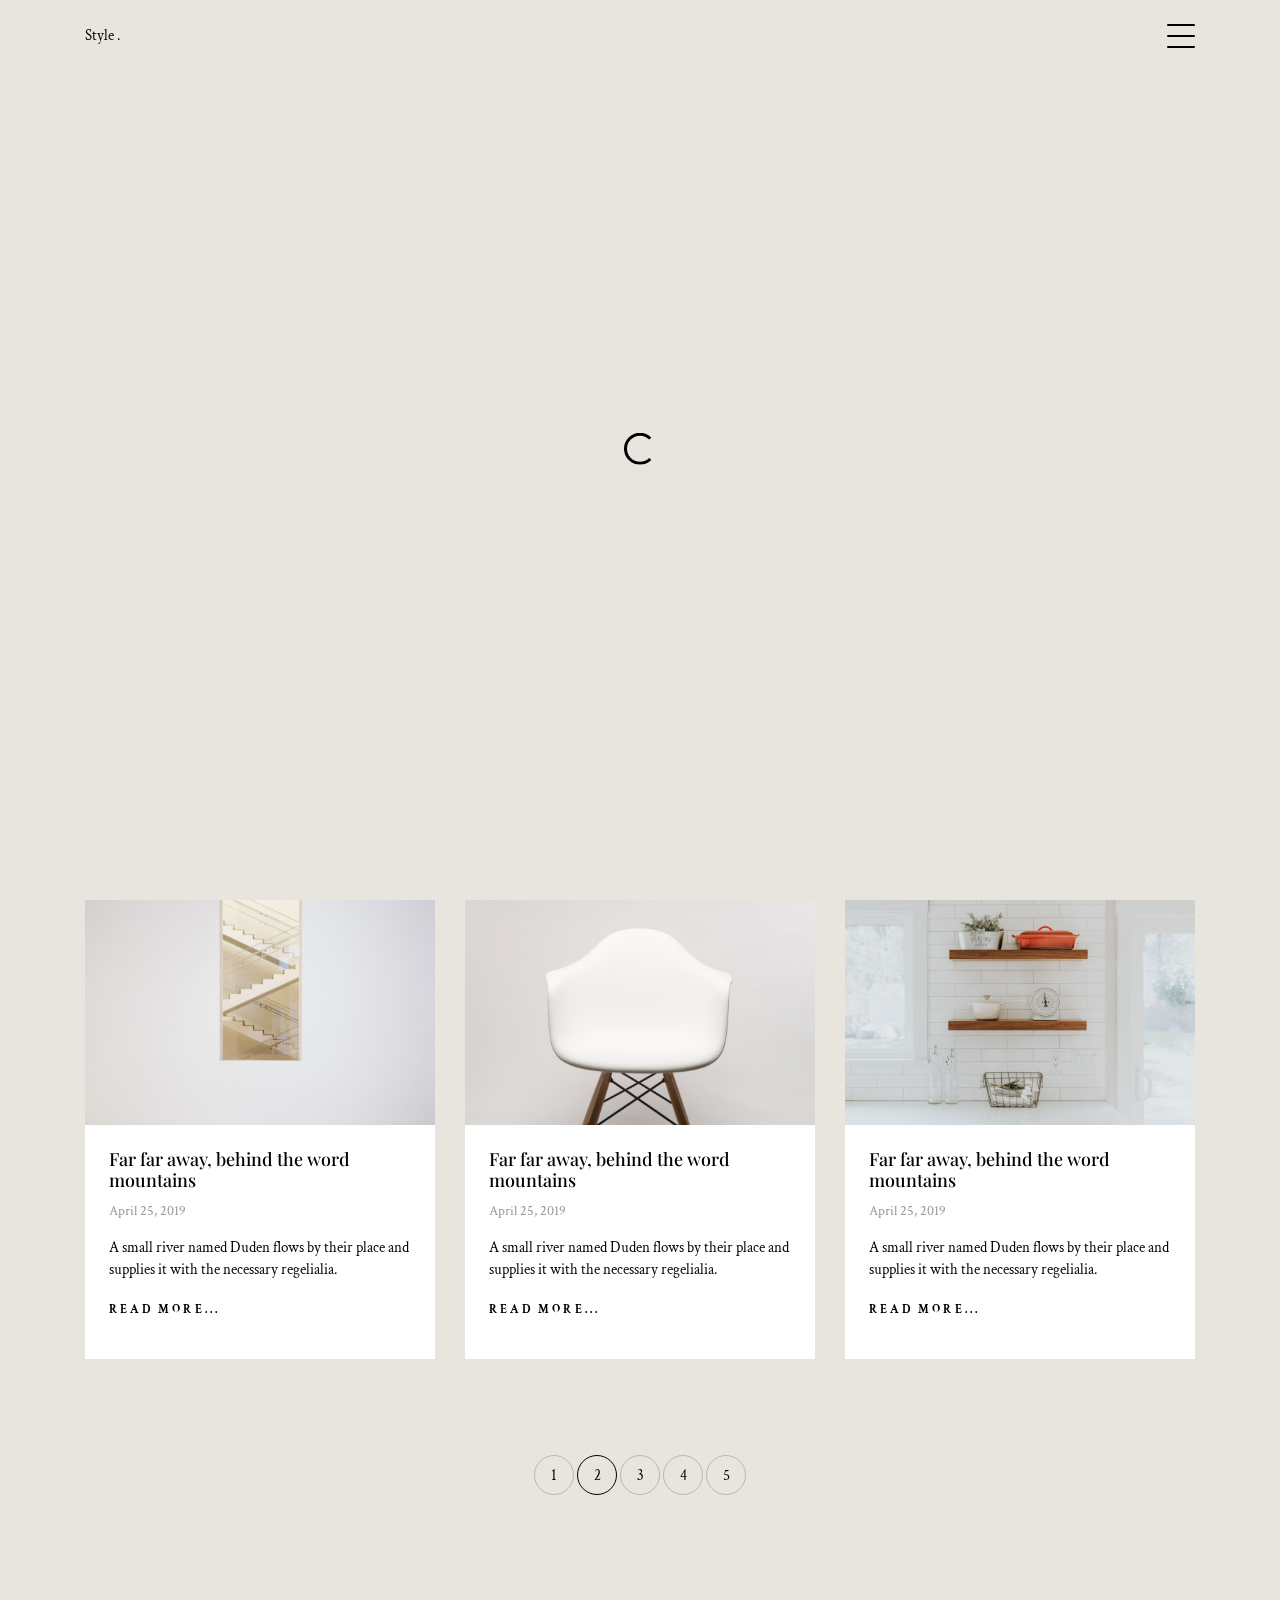
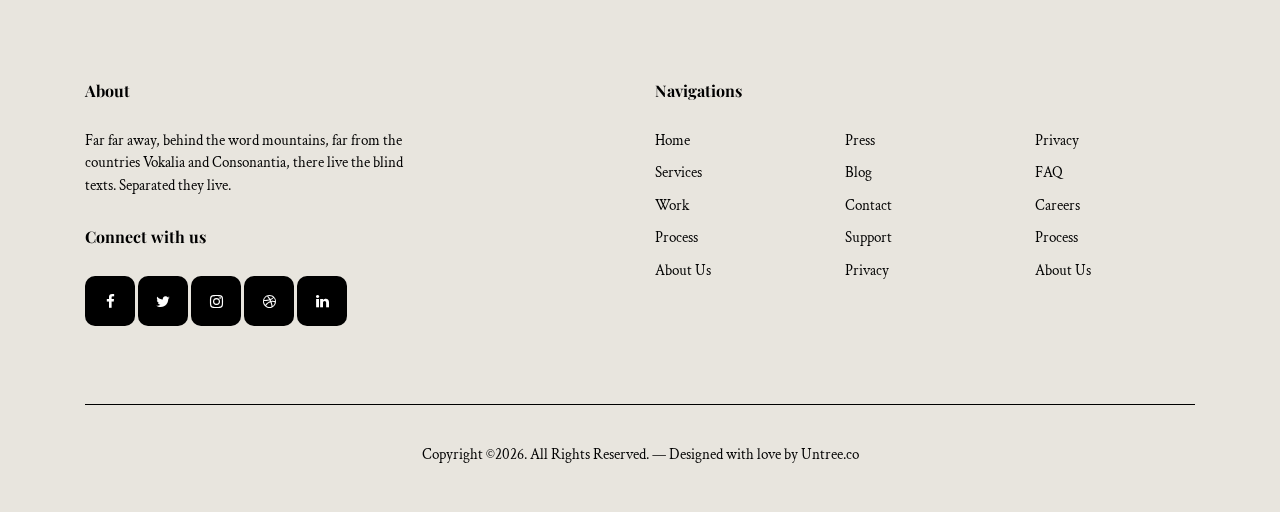
<file: blog.html>
<!-- /*
* Template Name: Style
* Template Author: Untree.co
* Tempalte URI: https://untree.co/
* License: https://creativecommons.org/licenses/by/3.0/
*/ -->
<!doctype html>
<html lang="en">
<head>
  <meta charset="utf-8">
  <meta name="viewport" content="width=device-width, initial-scale=1, shrink-to-fit=no">
  <meta name="author" content="Untree.co">
  <link rel="shortcut icon" href="favicon.png">

  <meta name="description" content="" />
  <meta name="keywords" content="free template, bootstrap, bootstrap4" />

  <link rel="preconnect" href="https://fonts.gstatic.com">
  <link href="https://fonts.googleapis.com/css2?family=Crimson+Text:ital@0;1&family=Playfair+Display:ital,wght@0,400;0,700;1,400;1,700&display=swap" rel="stylesheet">
  
  <link rel="stylesheet" href="css/bootstrap.min.css">
  <link rel="stylesheet" href="css/animate.min.css">
  <link rel="stylesheet" href="css/owl.carousel.min.css">
  <link rel="stylesheet" href="css/owl.theme.default.min.css">
  <link rel="stylesheet" href="fonts/icomoon/style.css">
  <link rel="stylesheet" href="fonts/feather/style.css">
  <link rel="stylesheet" href="fonts/flaticon/font/flaticon.css">
  <link rel="stylesheet" href="css/jquery.fancybox.min.css">
  <link rel="stylesheet" href="css/aos.css">
  <link rel="stylesheet" href="css/style.css">

  <title>Style Free HTML Template by Untree.co</title>
</head>
<body>
  <div class="lines-wrap">
    <div class="lines-inner">
      <div class="lines"></div>
    </div>
  </div>
  <!-- END lines -->


  <div class="site-mobile-menu site-navbar-target">
    <div class="site-mobile-menu-header">
      <div class="site-mobile-menu-close">
        <span class="icofont-close js-menu-toggle"></span>
      </div>
    </div>
    <div class="site-mobile-menu-body"></div>
  </div>


  <nav class="site-nav">
    <div class="container">
      <div class="site-navigation">
        <a href="index.html" class="logo float-left m-0">Style <span class="text-primary">.</span></a>

        <ul class="js-clone-nav d-none d-lg-inline-noone text-left site-menu">
          <li><a href="index.html">Home</a></li>
          <li class="has-children">
            <a href="#">Pages</a>
            <ul class="dropdown">
              <li><a href="portfolio.html">Portfolio</a></li>
              <li class="active"><a href="blog.html">Blog</a></li>
              <li><a href="single.html">Single</a></li>
              <li><a href="about.html">About</a></li>
              <li><a href="contact.html">Contact</a></li>

              <li class="has-children">
                <a href="#">Menu Two</a>
                <ul class="dropdown">
                  <li><a href="#">Sub Menu One</a></li>
                  <li><a href="#">Sub Menu Two</a></li>
                  <li><a href="#">Sub Menu Three</a></li>
                </ul>
              </li>
              <li><a href="#">Menu Three</a></li>
            </ul>
          </li>
          <li><a href="portfolio.html">Portfolio</a></li>
          <li><a href="elements.html">Elements</a></li>
          <li><a href="about.html">About</a></li>
          <li><a href="contact.html">Contact Us</a></li>
        </ul>

        <a href="#" class="burger ml-auto float-right site-menu-toggle js-menu-toggle d-inline-block d-lg-block" data-toggle="collapse" data-target="#main-navbar">
          <span></span>
        </a>

      </div>
    </div>
  </nav>


  <div class="custom-hero">
    <div class="container">
      <div class="row justify-content-center">
        <div class="col-lg-6">
          <h1 class="hero-heading">Our Blog</h1>
          <div  class="line js-line mx-auto mb-3 my-3"></div>
          <p class="sub-text">Far far away, behind the word mountains, far from the countries Vokalia and Consonantia, there live the blind texts.</p>
        </div>
      </div>
    </div>
  </div>

  
  <div class="section">
    <div class="container">
      <div class="row mb-5">


        <div class="col-md-6 mb-5 mb-lg-5 col-lg-4">
          <div class="blog_entry">
            <a href="single.html"><img src="images/img_h_3-min.jpg" alt="Free Website Template by Untree.co" class="img-fluid"></a>
            <div class="p-4 bg-white">
              <h3><a href="single.html">Far far away, behind the word mountains</a></h3>
              <span class="date">April 25, 2019</span>
              <p>A small river named Duden flows by their place and supplies it with the necessary regelialia.</p>
              <p class="more"><a href="#">Read more...</a></p>
            </div>
          </div>
        </div>

        <div class="col-md-6 mb-5 mb-lg-5 col-lg-4">
          <div class="blog_entry">
            <a href="single.html"><img src="images/img_h_5-min.jpg" alt="Free Website Template by Untree.co" class="img-fluid"></a>
            <div class="p-4 bg-white">
              <h3><a href="single.html">Far far away, behind the word mountains</a></h3>
              <span class="date">April 25, 2019</span>
              <p>A small river named Duden flows by their place and supplies it with the necessary regelialia.</p>
              <p class="more"><a href="#">Read more...</a></p>
            </div>
          </div>
        </div>

        <div class="col-md-6 mb-5 mb-lg-5 col-lg-4">
          <div class="blog_entry">
            <a href="single.html"><img src="images/img_h_2-min.jpg" alt="Free Website Template by Untree.co" class="img-fluid"></a>
            <div class="p-4 bg-white">
              <h3><a href="single.html">Far far away, behind the word mountains</a></h3>
              <span class="date">April 25, 2019</span>
              <p>A small river named Duden flows by their place and supplies it with the necessary regelialia.</p>
              <p class="more"><a href="#">Read more...</a></p>
            </div>
          </div>
        </div>


        <div class="col-md-6 mb-5 mb-lg-5 col-lg-4">
          <div class="blog_entry">
            <a href="single.html"><img src="images/img_h_1-min.jpg" alt="Free Website Template by Untree.co" class="img-fluid"></a>
            <div class="p-4 bg-white">
              <h3><a href="single.html">Far far away, behind the word mountains</a></h3>
              <span class="date">April 25, 2019</span>
              <p>A small river named Duden flows by their place and supplies it with the necessary regelialia.</p>
              <p class="more"><a href="#">Read more...</a></p>
            </div>
          </div>
        </div>

        <div class="col-md-6 mb-5 mb-lg-5 col-lg-4">
          <div class="blog_entry">
            <a href="single.html"><img src="images/img_h_4-min.jpg" alt="Free Website Template by Untree.co" class="img-fluid"></a>
            <div class="p-4 bg-white">
              <h3><a href="single.html">Far far away, behind the word mountains</a></h3>
              <span class="date">April 25, 2019</span>
              <p>A small river named Duden flows by their place and supplies it with the necessary regelialia.</p>
              <p class="more"><a href="#">Read more...</a></p>
            </div>
          </div>
        </div>

        <div class="col-md-6 mb-5 mb-lg-5 col-lg-4">
          <div class="blog_entry">
            <a href="single.html"><img src="images/img_h_7-min.jpg" alt="Free Website Template by Untree.co" class="img-fluid"></a>
            <div class="p-4 bg-white">
              <h3><a href="single.html">Far far away, behind the word mountains</a></h3>
              <span class="date">April 25, 2019</span>
              <p>A small river named Duden flows by their place and supplies it with the necessary regelialia.</p>
              <p class="more"><a href="#">Read more...</a></p>
            </div>
          </div>
        </div>


      </div>

      <div class="row">
        <div class="col-lg-12 text-center">
          <ul class="list-unstyled custom-pagination">
            <li><a href="#">1</a></li>
            <li class="active"><a href="#">2</a></li>
            <li><a href="#">3</a></li>
            <li><a href="#">4</a></li>
            <li><a href="#">5</a></li>
          </ul>
        </div>
      </div>
    </div>
  </div>

  
  <div class="site-footer">
    <div class="container">
      <div class="row justify-content-between">
        <div class="col-lg-4">
          <div class="widget">
            <h3>About</h3>
            <p>Far far away, behind the word mountains, far from the countries Vokalia and Consonantia, there live the blind texts. Separated they live.</p>
          </div>
          <div class="widget">
            <h3>Connect with us</h3>
            <ul class="social list-unstyled">
              <li><a href="#"><span class="icon-facebook"></span></a></li>
              <li><a href="#"><span class="icon-twitter"></span></a></li>
              <li><a href="#"><span class="icon-instagram"></span></a></li>
              <li><a href="#"><span class="icon-dribbble"></span></a></li>
              <li><a href="#"><span class="icon-linkedin"></span></a></li>
            </ul>
          </div>
        </div>
        <div class="col-lg-6">
          <div class="row">
            <div class="col-12">
              <div class="widget">
                <h3>Navigations</h3>
              </div>
            </div>
            <div class="col-6 col-sm-6 col-md-4">
              <div class="widget">
                <ul class="links list-unstyled">
                  <li><a href="#">Home</a></li>
                  <li><a href="#">Services</a></li>
                  <li><a href="#">Work</a></li>
                  <li><a href="#">Process</a></li>
                  <li><a href="#">About Us</a></li>
                </ul>
              </div>
            </div>
            <div class="col-6 col-sm-6 col-md-4">
              <div class="widget">
                <ul class="links list-unstyled">
                  <li><a href="#">Press</a></li>
                  <li><a href="#">Blog</a></li>
                  <li><a href="#">Contact</a></li>
                  <li><a href="#">Support</a></li>
                  <li><a href="#">Privacy</a></li>
                </ul>
              </div>
            </div>
            <div class="col-6 col-sm-6 col-md-4">
              <div class="widget">
                <ul class="links list-unstyled">
                  <li><a href="#">Privacy</a></li>
                  <li><a href="#">FAQ</a></li>
                  <li><a href="#">Careers</a></li>
                  <li><a href="#">Process</a></li>
                  <li><a href="#">About Us</a></li>
                </ul>
              </div>
            </div>
          </div>
        </div>
      </div>

      <div class="row justify-content-center text-center copyright">
        <div class="col-md-8">
          <p>Copyright &copy;<script>document.write(new Date().getFullYear());</script>. All Rights Reserved. &mdash; Designed with love by <a href="https://untree.co">Untree.co</a> <!-- License information: https://untree.co/license/ -->
          </p>
        </div>
      </div>
    </div>
  </div>


  <div id="overlayer"></div>
  <div class="loader">
    <div class="spinner-border" role="status">
      <span class="sr-only">Loading...</span>
    </div>
  </div>

  <script src="js/jquery-3.5.1.min.js"></script>
  <script src="js/jquery-migrate-3.0.0.min.js"></script>
  <script src="js/popper.min.js"></script>
  <script src="js/bootstrap.min.js"></script>
  <script src="js/owl.carousel.min.js"></script>
  <script src="js/aos.js"></script>
  <script src="js/imagesloaded.pkgd.js"></script>
  <script src="js/isotope.pkgd.min.js"></script>
  <script src="js/jquery.animateNumber.min.js"></script>
  <script src="js/jquery.stellar.min.js"></script>
  <script src="js/jarallax.min.js"></script>
  <script src="js/jarallax-element.min.js"></script>
  <script src="js/jquery.waypoints.min.js"></script>
  <script src="js/jquery.fancybox.min.js"></script>

  <script src="js/jquery.lettering.js"></script>


  <script src="js/TweenMax.min.js"></script>
  <script src="js/ScrollMagic.min.js"></script>
  <script src="js/scrollmagic.animation.gsap.min.js"></script>
  <script src="js/debug.addIndicators.min.js"></script>


  <script src="js/custom.js"></script>

  
</body>
</html>
</file>
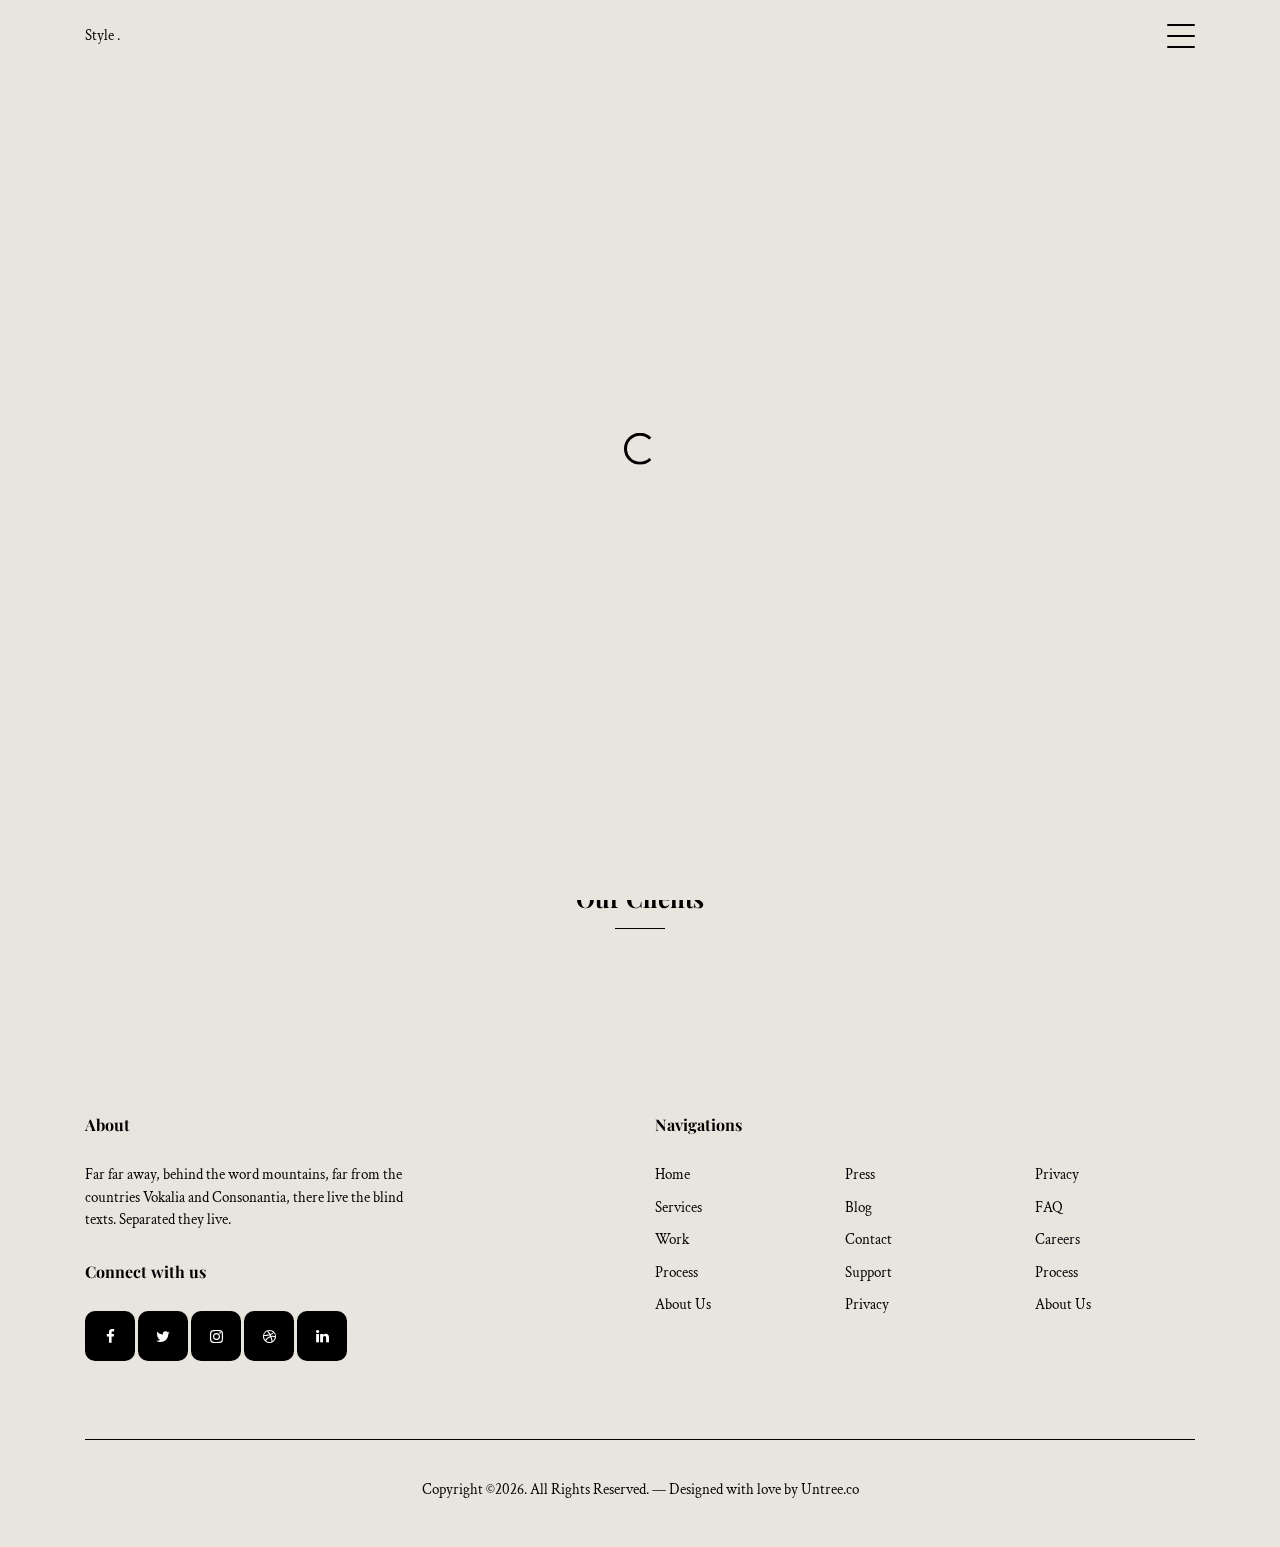
<file: contact.html>
<!-- /*
* Template Name: Style
* Template Author: Untree.co
* Tempalte URI: https://untree.co/
* License: https://creativecommons.org/licenses/by/3.0/
*/ -->
<!doctype html>
<html lang="en">
<head>
  <meta charset="utf-8">
  <meta name="viewport" content="width=device-width, initial-scale=1, shrink-to-fit=no">
  <meta name="author" content="Untree.co">
  <link rel="shortcut icon" href="favicon.png">

  <meta name="description" content="" />
  <meta name="keywords" content="free template, bootstrap, bootstrap4" />

  <link rel="preconnect" href="https://fonts.gstatic.com">
  <link href="https://fonts.googleapis.com/css2?family=Crimson+Text:ital@0;1&family=Playfair+Display:ital,wght@0,400;0,700;1,400;1,700&display=swap" rel="stylesheet">
  
  <link rel="stylesheet" href="css/bootstrap.min.css">
  <link rel="stylesheet" href="css/animate.min.css">
  <link rel="stylesheet" href="css/owl.carousel.min.css">
  <link rel="stylesheet" href="css/owl.theme.default.min.css">
  <link rel="stylesheet" href="fonts/icomoon/style.css">
  <link rel="stylesheet" href="fonts/feather/style.css">
  <link rel="stylesheet" href="fonts/flaticon/font/flaticon.css">
  <link rel="stylesheet" href="css/jquery.fancybox.min.css">
  <link rel="stylesheet" href="css/aos.css">
  <link rel="stylesheet" href="css/style.css">

  <title>Style Free HTML Template by Untree.co</title>
</head>
<body>
  <div class="lines-wrap">
    <div class="lines-inner">
      <div class="lines"></div>
    </div>
  </div>
  <!-- END lines -->


  <div class="site-mobile-menu site-navbar-target">
    <div class="site-mobile-menu-header">
      <div class="site-mobile-menu-close">
        <span class="icofont-close js-menu-toggle"></span>
      </div>
    </div>
    <div class="site-mobile-menu-body"></div>
  </div>


  <nav class="site-nav">
    <div class="container">
      <div class="site-navigation">
        <a href="index.html" class="logo float-left m-0">Style <span class="text-primary">.</span></a>

        <ul class="js-clone-nav d-none d-lg-inline-noone text-left site-menu">
          <li><a href="index.html">Home</a></li>
          <li class="has-children">
            <a href="#">Pages</a>
            <ul class="dropdown">
              <li><a href="portfolio.html">Portfolio</a></li>
              <li><a href="blog.html">Blog</a></li>
              <li><a href="single.html">Single</a></li>
              <li><a href="about.html">About</a></li>
              <li><a href="contact.html">Contact</a></li>

              <li class="has-children">
                <a href="#">Menu Two</a>
                <ul class="dropdown">
                  <li><a href="#">Sub Menu One</a></li>
                  <li><a href="#">Sub Menu Two</a></li>
                  <li><a href="#">Sub Menu Three</a></li>
                </ul>
              </li>
              <li><a href="#">Menu Three</a></li>
            </ul>
          </li>
          <li><a href="portfolio.html">Portfolio</a></li>
          <li><a href="elements.html">Elements</a></li>
          <li><a href="about.html">About</a></li>
          <li class="active"><a href="contact.html">Contact Us</a></li>
        </ul>

        <a href="#" class="burger ml-auto float-right site-menu-toggle js-menu-toggle d-inline-block d-lg-block" data-toggle="collapse" data-target="#main-navbar">
          <span></span>
        </a>

      </div>
    </div>
  </nav>


  <div class="custom-hero">
    <div class="container">
      <div class="row justify-content-center">
        <div class="col-lg-6">
          <h1 class="hero-heading">Contact us</h1>
          <div  class="line js-line mx-auto mb-3 my-3"></div>
          <p class="sub-text">Far far away, behind the word mountains, far from the countries Vokalia and Consonantia, there live the blind texts.</p>
        </div>
      </div>
    </div>
  </div>

  <div class="section-grey">
    <div class="container p-5">

      <div class="block">
        <div class="row justify-content-center">


          <div class="col-md-12 col-lg-12 pb-4" data-aos="fade-up" data-aos-delay="200">


          

            <form action="https://formspree.io/f/xnnqyppy" method="POST">
              <div class="row">
                <div class="col-6">
                  <div class="form-group">
                    <label class="text-black" for="fname">First name</label>
                    <input type="text" class="form-control" id="fname" name="firstname">
                  </div>
                </div>
                <div class="col-6">
                  <div class="form-group">
                    <label class="text-black" for="lname">Last name</label>
                    <input type="text" class="form-control" id="lname" name="lastname">
                  </div>
                </div>
              </div>
              <div class="form-group">
                <label class="text-black" for="email">Email address</label>
                <input type="email" name="email" class="form-control" id="email">
              </div>

              <div class="form-group">
                <label class="text-black" for="message">Message</label>
                <textarea name="message" class="form-control" id="message" cols="30" rows="5"></textarea>
              </div>

              <button type="submit" class="btn btn-primary">Send Message</button>
            </form>

          </div>





        </div>

      </div>

    </div>


  </div>


  <div class="site-section">
    <div class="container">
      <div class="row justify-content-center">
        <div class="col-lg-6 text-center">
          <h4 class="font-weight-bold">Our Clients</h4>
          <div class="line my-3 mx-auto"></div>
        </div>
      </div>

      <div class="owl-logos owl-carousel no-nav">
        <div class="item">
          <img src="images/logo-puma.png" alt="Image" class="img-fluid">
        </div>
        <div class="item">
          <img src="images/logo-adobe.png" alt="Image" class="img-fluid">
        </div>
        <div class="item">
          <img src="images/logo-google.png" alt="Image" class="img-fluid">
        </div>
        <div class="item">
          <img src="images/logo-paypal.png" alt="Image" class="img-fluid">
        </div>
        <div class="item">
          <img src="images/logo-adobe.png" alt="Image" class="img-fluid">
        </div>
        <div class="item">
          <img src="images/logo-google.png" alt="Image" class="img-fluid">
        </div>


      </div>


    </div>

  </div>




  <div class="site-footer">
    <div class="container">
      <div class="row justify-content-between">
        <div class="col-lg-4">
          <div class="widget">
            <h3>About</h3>
            <p>Far far away, behind the word mountains, far from the countries Vokalia and Consonantia, there live the blind texts. Separated they live.</p>
          </div>
          <div class="widget">
            <h3>Connect with us</h3>
            <ul class="social list-unstyled">
              <li><a href="#"><span class="icon-facebook"></span></a></li>
              <li><a href="#"><span class="icon-twitter"></span></a></li>
              <li><a href="#"><span class="icon-instagram"></span></a></li>
              <li><a href="#"><span class="icon-dribbble"></span></a></li>
              <li><a href="#"><span class="icon-linkedin"></span></a></li>
            </ul>
          </div>
        </div>
        <div class="col-lg-6">
          <div class="row">
            <div class="col-12">
              <div class="widget">
                <h3>Navigations</h3>
              </div>
            </div>
            <div class="col-6 col-sm-6 col-md-4">
              <div class="widget">
                <ul class="links list-unstyled">
                  <li><a href="#">Home</a></li>
                  <li><a href="#">Services</a></li>
                  <li><a href="#">Work</a></li>
                  <li><a href="#">Process</a></li>
                  <li><a href="#">About Us</a></li>
                </ul>
              </div>
            </div>
            <div class="col-6 col-sm-6 col-md-4">
              <div class="widget">
                <ul class="links list-unstyled">
                  <li><a href="#">Press</a></li>
                  <li><a href="#">Blog</a></li>
                  <li><a href="#">Contact</a></li>
                  <li><a href="#">Support</a></li>
                  <li><a href="#">Privacy</a></li>
                </ul>
              </div>
            </div>
            <div class="col-6 col-sm-6 col-md-4">
              <div class="widget">
                <ul class="links list-unstyled">
                  <li><a href="#">Privacy</a></li>
                  <li><a href="#">FAQ</a></li>
                  <li><a href="#">Careers</a></li>
                  <li><a href="#">Process</a></li>
                  <li><a href="#">About Us</a></li>
                </ul>
              </div>
            </div>
          </div>
        </div>
      </div>

      <div class="row justify-content-center text-center copyright">
        <div class="col-md-8">
          <p>Copyright &copy;<script>document.write(new Date().getFullYear());</script>. All Rights Reserved. &mdash; Designed with love by <a href="https://untree.co">Untree.co</a> <!-- License information: https://untree.co/license/ -->
          </p>
        </div>
      </div>
    </div>
  </div>


  <div id="overlayer"></div>
  <div class="loader">
    <div class="spinner-border" role="status">
      <span class="sr-only">Loading...</span>
    </div>
  </div>

  <script src="js/jquery-3.5.1.min.js"></script>
  <script src="js/jquery-migrate-3.0.0.min.js"></script>
  <script src="js/popper.min.js"></script>
  <script src="js/bootstrap.min.js"></script>
  <script src="js/owl.carousel.min.js"></script>
  <script src="js/aos.js"></script>
  <script src="js/imagesloaded.pkgd.js"></script>
  <script src="js/isotope.pkgd.min.js"></script>
  <script src="js/jquery.animateNumber.min.js"></script>
  <script src="js/jquery.stellar.min.js"></script>
  <script src="js/jarallax.min.js"></script>
  <script src="js/jarallax-element.min.js"></script>
  <script src="js/jquery.waypoints.min.js"></script>
  <script src="js/jquery.fancybox.min.js"></script>

  <script src="js/jquery.lettering.js"></script>


  <script src="js/TweenMax.min.js"></script>
  <script src="js/ScrollMagic.min.js"></script>
  <script src="js/scrollmagic.animation.gsap.min.js"></script>
  <script src="js/debug.addIndicators.min.js"></script>


  <script src="js/custom.js"></script>

  
</body>
</html>
</file>
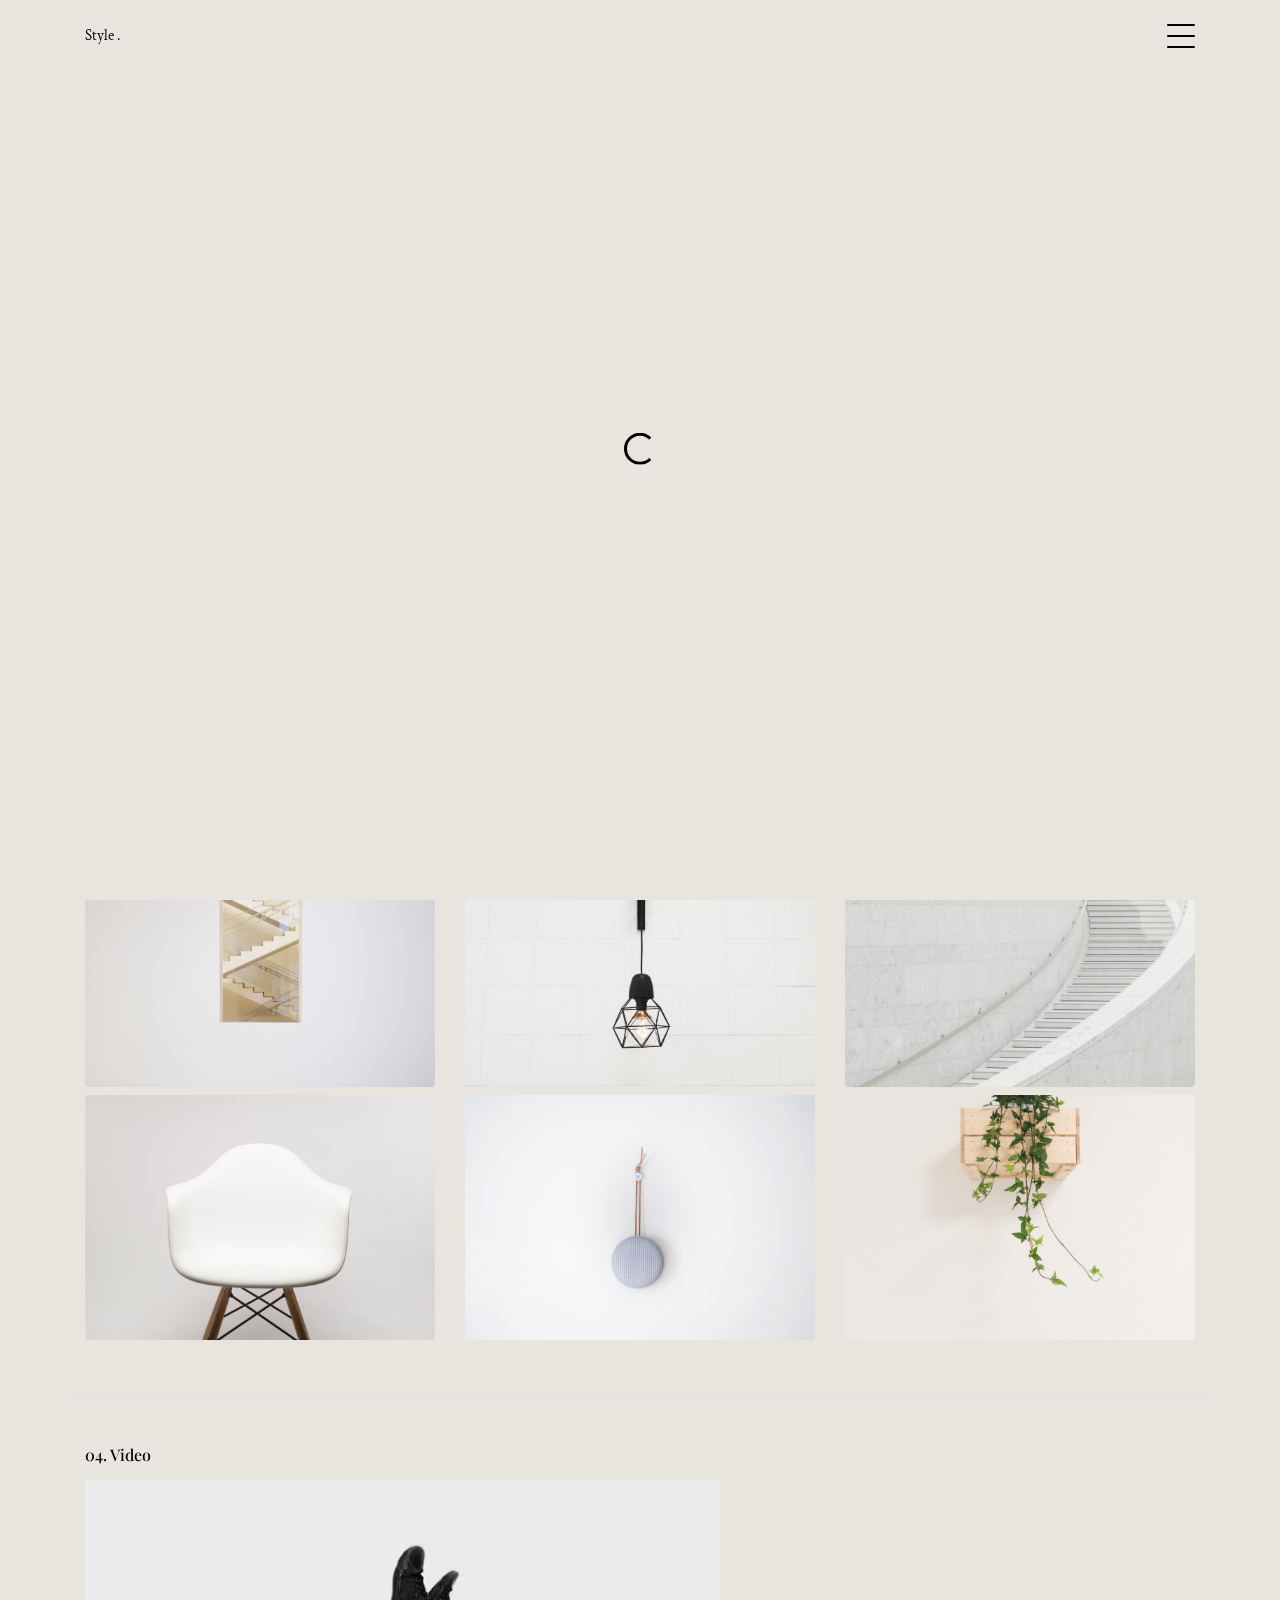
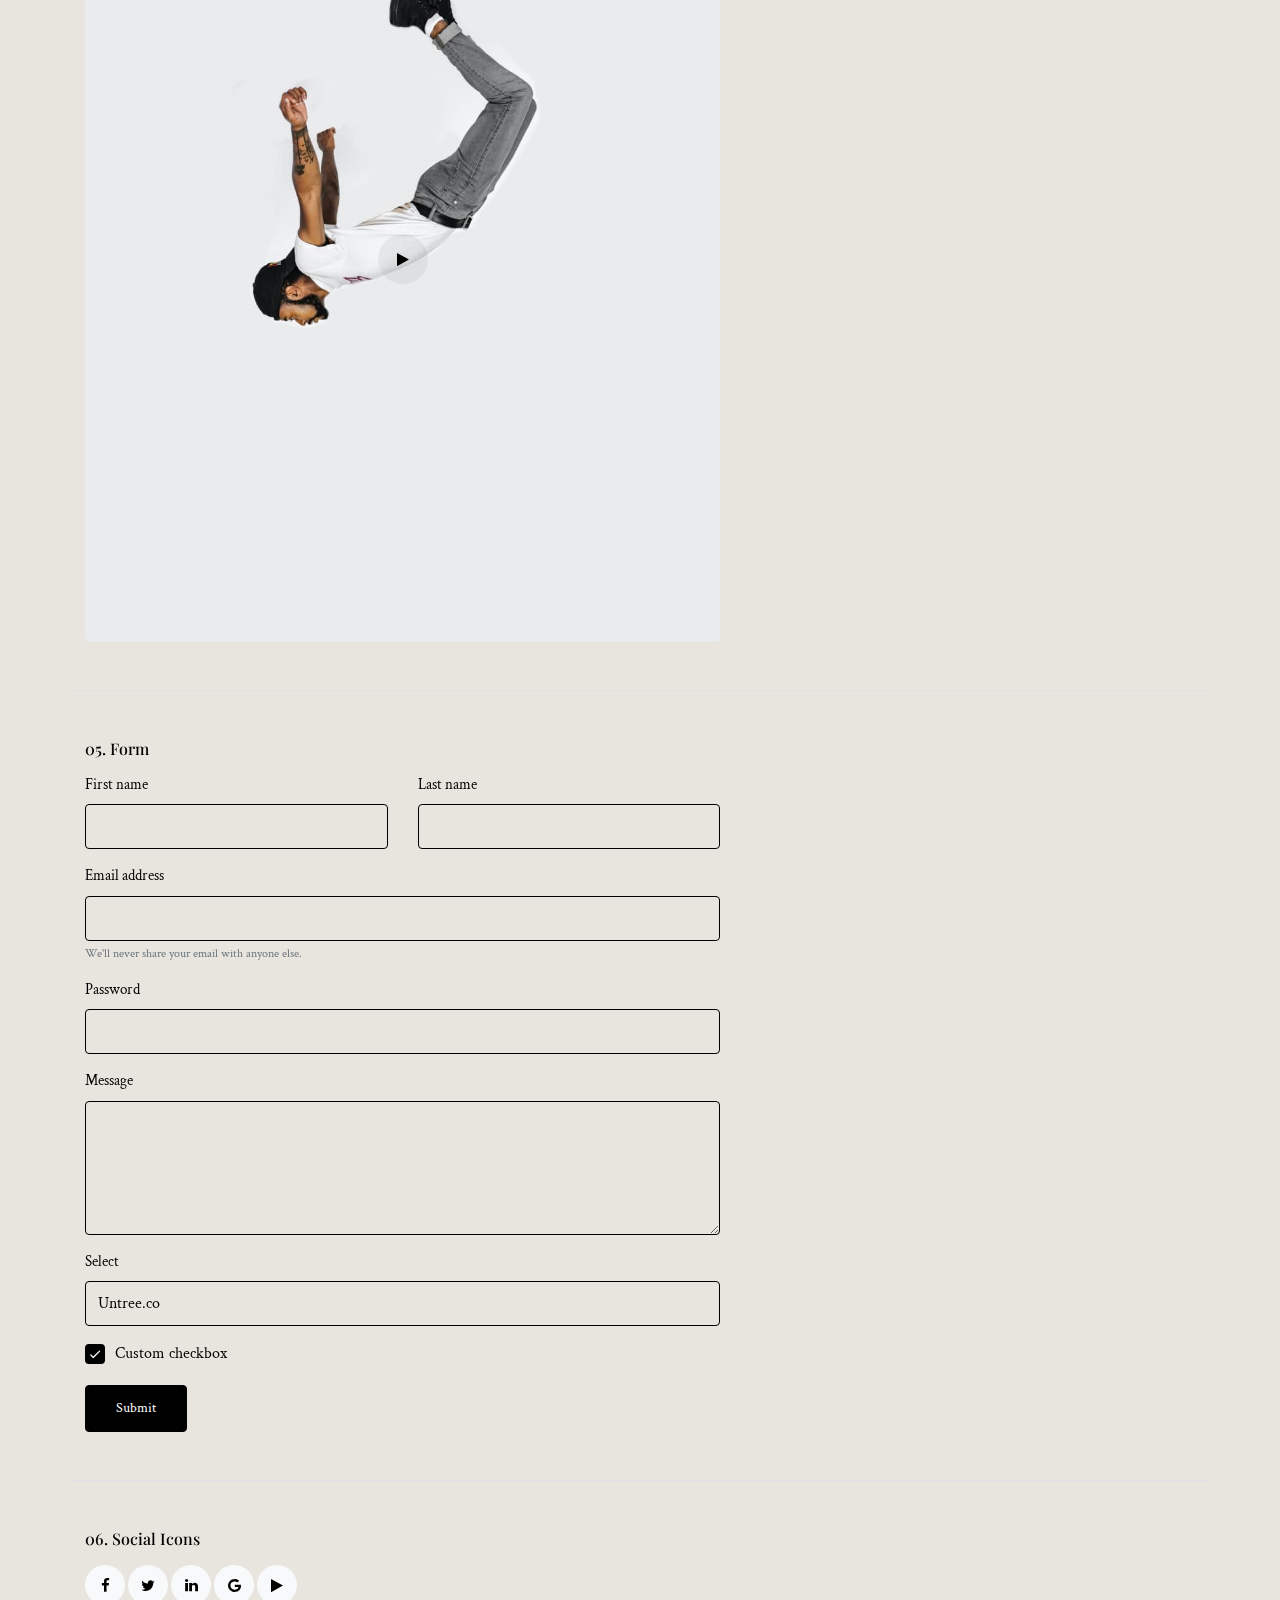
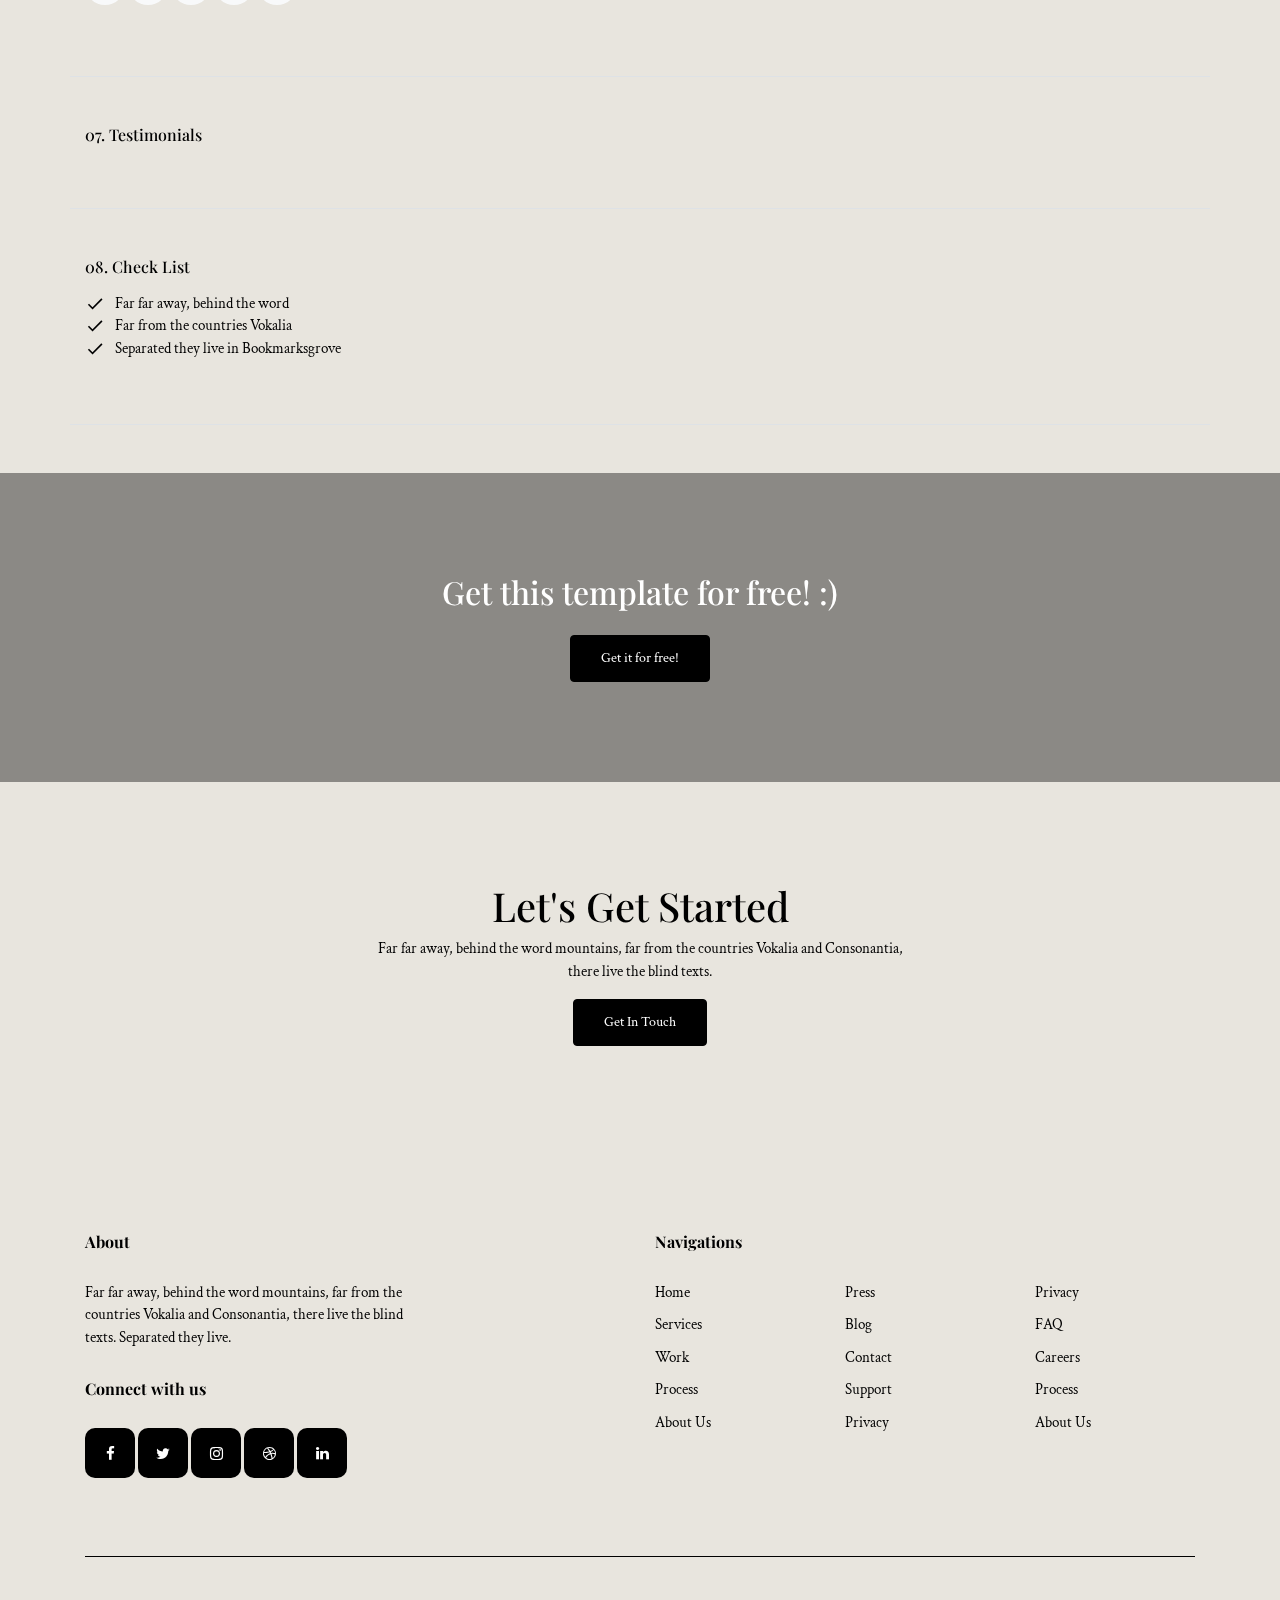
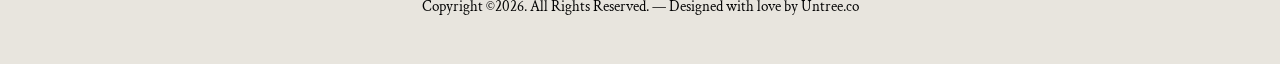
<file: elements.html>
<!-- /*
* Template Name: Style
* Template Author: Untree.co
* Tempalte URI: https://untree.co/
* License: https://creativecommons.org/licenses/by/3.0/
*/ -->
<!doctype html>
<html lang="en">
<head>
  <meta charset="utf-8">
  <meta name="viewport" content="width=device-width, initial-scale=1, shrink-to-fit=no">
  <meta name="author" content="Untree.co">
  <link rel="shortcut icon" href="favicon.png">

  <meta name="description" content="" />
  <meta name="keywords" content="free template, bootstrap, bootstrap4" />

  <link rel="preconnect" href="https://fonts.gstatic.com">
  <link href="https://fonts.googleapis.com/css2?family=Crimson+Text:ital@0;1&family=Playfair+Display:ital,wght@0,400;0,700;1,400;1,700&display=swap" rel="stylesheet">
  
  <link rel="stylesheet" href="css/bootstrap.min.css">
  <link rel="stylesheet" href="css/animate.min.css">
  <link rel="stylesheet" href="css/owl.carousel.min.css">
  <link rel="stylesheet" href="css/owl.theme.default.min.css">
  <link rel="stylesheet" href="fonts/icomoon/style.css">
  <link rel="stylesheet" href="fonts/feather/style.css">
  <link rel="stylesheet" href="fonts/flaticon/font/flaticon.css">
  <link rel="stylesheet" href="css/jquery.fancybox.min.css">
  <link rel="stylesheet" href="css/aos.css">
  <link rel="stylesheet" href="css/style.css">

  <title>Style Free HTML Template by Untree.co</title>
</head>
<body>
  <div class="lines-wrap">
    <div class="lines-inner">
      <div class="lines"></div>
    </div>
  </div>
  <!-- END lines -->


  <div class="site-mobile-menu site-navbar-target">
    <div class="site-mobile-menu-header">
      <div class="site-mobile-menu-close">
        <span class="icofont-close js-menu-toggle"></span>
      </div>
    </div>
    <div class="site-mobile-menu-body"></div>
  </div>


  <nav class="site-nav">
    <div class="container">
      <div class="site-navigation">
        <a href="index.html" class="logo float-left m-0">Style <span class="text-primary">.</span></a>

        <ul class="js-clone-nav d-none d-lg-inline-noone text-left site-menu">
          <li><a href="index.html">Home</a></li>
          <li class="has-children">
            <a href="#">Pages</a>
            <ul class="dropdown">
              <li><a href="portfolio.html">Portfolio</a></li>
              <li><a href="blog.html">Blog</a></li>
              <li><a href="single.html">Single</a></li>
              <li><a href="about.html">About</a></li>
              <li><a href="contact.html">Contact</a></li>

              <li class="has-children">
                <a href="#">Menu Two</a>
                <ul class="dropdown">
                  <li><a href="#">Sub Menu One</a></li>
                  <li><a href="#">Sub Menu Two</a></li>
                  <li><a href="#">Sub Menu Three</a></li>
                </ul>
              </li>
              <li><a href="#">Menu Three</a></li>
            </ul>
          </li>
          <li class="active"><a href="elements.html">Elements</a></li>
          <li><a href="about.html">About</a></li>
          <li><a href="contact.html">Contact Us</a></li>
        </ul>

        <a href="#" class="burger ml-auto float-right site-menu-toggle js-menu-toggle d-inline-block d-lg-block" data-toggle="collapse" data-target="#main-navbar">
          <span></span>
        </a>

      </div>
    </div>
  </nav>


  <div class="custom-hero">
    <div class="container">
      <div class="row justify-content-center">
        <div class="col-lg-6">
          <h1 class="hero-heading">Elements</h1>
          <div  class="line js-line mx-auto mb-3 my-3"></div>
          <p class="sub-text">Far far away, behind the word mountains, far from the countries Vokalia and Consonantia, there live the blind texts.</p>
        </div>
      </div>
    </div>
  </div>

  <div class="container pt-5 pb-5 mb-5 border-bottom">
    <div class="row">
      <div class="col-lg-12">
        <h1 class="h6 mb-3 text-black">01. Slider</h1>
      </div>
      <div class="col-lg-12">
        <div class="main-slider owl-single dots-absolute owl-carousel">
          <img src="images/img_h_1-min.jpg" alt="Image" class="img-fluid">
          <img src="images/img_h_2-min.jpg" alt="Image" class="img-fluid">
          <img src="images/img_h_3-min.jpg" alt="Image" class="img-fluid">
        </div>
      </div>
    </div>
  </div>


  <div class="container pb-5 mb-5 border-bottom">
    <div class="row">
      <div class="col-lg-12">
        <h1 class="h6 mb-3 text-black">02. Accordion</h1>
      </div>
      <div class="col-lg-12">
        <div class="custom-accordion" id="accordion_1">
          <div class="accordion-item">
            <h2 class="mb-0">
              <button class="btn btn-link" type="button" data-toggle="collapse" data-target="#collapseOne" aria-expanded="true" aria-controls="collapseOne">How to download and register?</button>
            </h2>

            <div id="collapseOne" class="collapse show" aria-labelledby="headingOne" data-parent="#accordion_1">
              <div class="accordion-body">
                Far far away, behind the word mountains, far from the countries Vokalia and Consonantia, there live the blind texts. Separated they live in Bookmarksgrove right at the coast of the Semantics, a large language ocean.
              </div>
            </div>
          </div> <!-- .accordion-item -->

          <div class="accordion-item">
            <h2 class="mb-0">
              <button class="btn btn-link collapsed" type="button" data-toggle="collapse" data-target="#collapseTwo" aria-expanded="false" aria-controls="collapseTwo">How to create your paypal account?</button>
            </h2>
            <div id="collapseTwo" class="collapse" aria-labelledby="headingTwo" data-parent="#accordion_1">
              <div class="accordion-body">
                A small river named Duden flows by their place and supplies it with the necessary regelialia. It is a paradisematic country, in which roasted parts of sentences fly into your mouth.
              </div>
            </div>
          </div> <!-- .accordion-item -->
          <div class="accordion-item">
            <h2 class="mb-0">
              <button class="btn btn-link collapsed" type="button" data-toggle="collapse" data-target="#collapseThree" aria-expanded="false" aria-controls="collapseThree">How to link your paypal and bank account?</button>
            </h2>

            <div id="collapseThree" class="collapse" aria-labelledby="headingThree" data-parent="#accordion_1">
              <div class="accordion-body">
                When she reached the first hills of the Italic Mountains, she had a last view back on the skyline of her hometown Bookmarksgrove, the headline of Alphabet Village and the subline of her own road, the Line Lane. Pityful a rethoric question ran over her cheek, then she continued her way.
              </div>
            </div>

          </div> <!-- .accordion-item -->

        </div>
      </div>
    </div>
  </div>

  <div class="container pb-5 mb-5 border-bottom">
    <div class="row">
      <div class="col-lg-12">
        <h1 class="h6 mb-3 text-black">03. Gallery</h1>
      </div>
      <div class="col-lg-12">
        <div class="row gutter-1 gallery">
          <div class="col-4">
            <a href="images/img_h_1-min.jpg" class="gal-item" data-fancybox="gal"><img src="images/img_h_1-min.jpg" alt="Image" class="img-fluid"></a>
          </div>
          <div class="col-4">
            <a href="images/img_h_2-min.jpg" class="gal-item" data-fancybox="gal"><img src="images/img_h_2-min.jpg" alt="Image" class="img-fluid"></a>
          </div>
          <div class="col-4">
            <a href="images/img_h_3-min.jpg" class="gal-item" data-fancybox="gal"><img src="images/img_h_3-min.jpg" alt="Image" class="img-fluid"></a>
          </div>
          <div class="col-4">
            <a href="images/img_h_4-min.jpg" class="gal-item" data-fancybox="gal"><img src="images/img_h_4-min.jpg" alt="Image" class="img-fluid"></a>
          </div>
          <div class="col-4">
            <a href="images/img_h_5-min.jpg" class="gal-item" data-fancybox="gal"><img src="images/img_h_5-min.jpg" alt="Image" class="img-fluid"></a>
          </div>
          <div class="col-4">
            <a href="images/img_h_6-min.jpg" class="gal-item" data-fancybox="gal"><img src="images/img_h_6-min.jpg" alt="Image" class="img-fluid"></a>
          </div>
        </div>
      </div>
    </div>
  </div>

  <div class="container pb-5 mb-5 border-bottom">
    <div class="row">
      <div class="col-lg-12">
        <h1 class="h6 mb-3 text-black">04. Video</h1>
      </div>
      <div class="col-lg-7">
        <a href="https://vimeo.com/342333493" data-fancybox class="video-wrap">
          <span class="play-wrap"><span class="icon-play"></span></span>
          <img src="images/img_v_7-min.jpg" alt="Image" class="img-fluid rounded">
        </a>
      </div>
    </div>
  </div>

  <div class="container pb-5 mb-5 border-bottom">
    <div class="row">
      <div class="col-lg-12">
        <h1 class="h6 mb-3 text-black">05. Form</h1>
      </div>
      <div class="col-lg-7">
        <form>
          <div class="row">
            <div class="col-md-6">
              <div class="form-group">
                <label class="text-black" for="fname">First name</label>
                <input type="text" class="form-control" id="fname">
              </div>
            </div>
            <div class="col-md-6">
              <div class="form-group">
                <label class="text-black" for="lname">Last name</label>
                <input type="text" class="form-control" id="lname">
              </div>
            </div>
          </div>
          <div class="form-group">
            <label class="text-black" for="email">Email address</label>
            <input type="email" class="form-control" id="email" aria-describedby="emailHelp">
            <small id="emailHelp" class="form-text text-muted">We'll never share your email with anyone else.</small>
          </div>
          <div class="form-group">
            <label class="text-black" for="password">Password</label>
            <input type="password" class="form-control" id="password">
          </div>
          <div class="form-group">
            <label class="text-black" for="message">Message</label>
            <textarea name="" class="form-control" id="message" cols="30" rows="5"></textarea>
          </div>
          <div class="form-group">
            <label class="text-black" for="select">Select</label>

            <select name="" id="select" class="custom-select">
              <option value="">Untree.co</option>
              <option value="">Offers high quality free template</option>
            </select>

          </div>
          <div class="form-group">
            <label class="control control--checkbox">
              <span class="caption">Custom checkbox</span>
              <input type="checkbox" checked="checked"/>
              <div class="control__indicator"></div>
            </label>
          </div>
          <button type="submit" class="btn btn-primary">Submit</button>
        </form>
      </div>
    </div>
  </div>

  <div class="container pb-5 mb-5 border-bottom">
    <div class="row">
      <div class="col-lg-12">
        <h1 class="h6 mb-3 text-black">06. Social Icons</h1>
      </div>
      <div class="col-lg-7">
        <ul class="list-unstyled social-icons light">
          <li><a href="#"><span class="icon-facebook"></span></a></li>
          <li><a href="#"><span class="icon-twitter"></span></a></li>
          <li><a href="#"><span class="icon-linkedin"></span></a></li>
          <li><a href="#"><span class="icon-google"></span></a></li>
          <li><a href="#"><span class="icon-play"></span></a></li>
        </ul>
      </div>
    </div>
  </div>

  <div class="container pb-5 mb-5 border-bottom">
    <div class="row">
      <div class="col-lg-12">
        <h1 class="h6 mb-3 text-black">07. Testimonials</h1>
      </div>
      <div class="col-lg-7">
        <div class="main-slider owl-single owl-carousel">
          <div class="testimonial mx-auto">
            <figure class="img-wrap">
              <img src="images/person_2-min.jpg" alt="Image" class="img-fluid">
            </figure>
            <h3 class="name">Adam Aderson</h3>
            <blockquote>
              <p>&ldquo;There live the blind texts. Separated they live in Bookmarksgrove right at the coast of the Semantics, a large language ocean.&rdquo;</p>
            </blockquote>
          </div>

          <div class="testimonial mx-auto">
            <figure class="img-wrap">
              <img src="images/person_3-min.jpg" alt="Image" class="img-fluid">
            </figure>
            <h3 class="name">Lukas Devlin</h3>
            <blockquote>
              <p>&ldquo;There live the blind texts. Separated they live in Bookmarksgrove right at the coast of the Semantics, a large language ocean.&rdquo;</p>
            </blockquote>
          </div>

          <div class="testimonial mx-auto">
            <figure class="img-wrap">
              <img src="images/person_4-min.jpg" alt="Image" class="img-fluid">
            </figure>
            <h3 class="name">Kayla Bryant</h3>
            <blockquote>
              <p>&ldquo;There live the blind texts. Separated they live in Bookmarksgrove right at the coast of the Semantics, a large language ocean.&rdquo;</p>
            </blockquote>
          </div>

        </div>
      </div>
    </div>
  </div>

  <div class="container pb-5 mb-5 border-bottom">
    <div class="row">
      <div class="col-lg-12">
        <h1 class="h6 mb-3 text-black">08. Check List</h1>
      </div>
      <div class="col-lg-7">
        <ul class="list-unstyled list-check primary">
          <li>Far far away, behind the word</li>
          <li>Far from the countries Vokalia</li>
          <li>Separated they live in Bookmarksgrove</li>
        </ul>
      </div>
    </div>
  </div>


  <div class="site-section overlay site-cover-2" style="background-image: url('images/img_v_3-min.jpg')" data-stellar-background-ratio="0.5">
    <div class="container">
      <div class="row">
        <div class="col-lg-7 mx-auto text-center">
          <h2 class="text-white mb-4">Get this template for free! :)</h2>
          <p class="mb-0"><a href="https://untree.co/" rel="noopener" class="btn btn-primary">Get it for free!</a></p>
        </div>
      </div>
    </div>
  </div>


  <div class="custom-hero section">
    <div class="container">
      <div class="row justify-content-center">
        <div class="col-lg-6">
          <h1>Let's Get Started</h1>
          <p>Far far away, behind the word mountains, far from the countries Vokalia and Consonantia, there live the blind texts.</p>
          <p><a href="#" class="btn btn-primary">Get In Touch</a></p>
        </div>
      </div>
    </div>
  </div>

  <div class="site-footer">
    <div class="container">
      <div class="row justify-content-between">
        <div class="col-lg-4">
          <div class="widget">
            <h3>About</h3>
            <p>Far far away, behind the word mountains, far from the countries Vokalia and Consonantia, there live the blind texts. Separated they live.</p>
          </div>
          <div class="widget">
            <h3>Connect with us</h3>
            <ul class="social list-unstyled">
              <li><a href="#"><span class="icon-facebook"></span></a></li>
              <li><a href="#"><span class="icon-twitter"></span></a></li>
              <li><a href="#"><span class="icon-instagram"></span></a></li>
              <li><a href="#"><span class="icon-dribbble"></span></a></li>
              <li><a href="#"><span class="icon-linkedin"></span></a></li>
            </ul>
          </div>
        </div>
        <div class="col-lg-6">
          <div class="row">
            <div class="col-12">
              <div class="widget">
                <h3>Navigations</h3>
              </div>
            </div>
            <div class="col-6 col-sm-6 col-md-4">
              <div class="widget">
                <ul class="links list-unstyled">
                  <li><a href="#">Home</a></li>
                  <li><a href="#">Services</a></li>
                  <li><a href="#">Work</a></li>
                  <li><a href="#">Process</a></li>
                  <li><a href="#">About Us</a></li>
                </ul>
              </div>
            </div>
            <div class="col-6 col-sm-6 col-md-4">
              <div class="widget">
                <ul class="links list-unstyled">
                  <li><a href="#">Press</a></li>
                  <li><a href="#">Blog</a></li>
                  <li><a href="#">Contact</a></li>
                  <li><a href="#">Support</a></li>
                  <li><a href="#">Privacy</a></li>
                </ul>
              </div>
            </div>
            <div class="col-6 col-sm-6 col-md-4">
              <div class="widget">
                <ul class="links list-unstyled">
                  <li><a href="#">Privacy</a></li>
                  <li><a href="#">FAQ</a></li>
                  <li><a href="#">Careers</a></li>
                  <li><a href="#">Process</a></li>
                  <li><a href="#">About Us</a></li>
                </ul>
              </div>
            </div>
          </div>
        </div>
      </div>

      <div class="row justify-content-center text-center copyright">
        <div class="col-md-8">
          <p>Copyright &copy;<script>document.write(new Date().getFullYear());</script>. All Rights Reserved. &mdash; Designed with love by <a href="https://untree.co">Untree.co</a> <!-- License information: https://untree.co/license/ -->
          </p>
        </div>
      </div>
    </div>
  </div>


  <div id="overlayer"></div>
  <div class="loader">
    <div class="spinner-border" role="status">
      <span class="sr-only">Loading...</span>
    </div>
  </div>

  <script src="js/jquery-3.5.1.min.js"></script>
  <script src="js/jquery-migrate-3.0.0.min.js"></script>
  <script src="js/popper.min.js"></script>
  <script src="js/bootstrap.min.js"></script>
  <script src="js/owl.carousel.min.js"></script>
  <script src="js/aos.js"></script>
  <script src="js/imagesloaded.pkgd.js"></script>
  <script src="js/isotope.pkgd.min.js"></script>
  <script src="js/jquery.animateNumber.min.js"></script>
  <script src="js/jquery.stellar.min.js"></script>
  <script src="js/jarallax.min.js"></script>
  <script src="js/jarallax-element.min.js"></script>
  <script src="js/jquery.waypoints.min.js"></script>
  <script src="js/jquery.fancybox.min.js"></script>

  <script src="js/jquery.lettering.js"></script>


  <script src="js/TweenMax.min.js"></script>
  <script src="js/ScrollMagic.min.js"></script>
  <script src="js/scrollmagic.animation.gsap.min.js"></script>
  <script src="js/debug.addIndicators.min.js"></script>


  <script src="js/custom.js"></script>

  
</body>
</html>
</file>
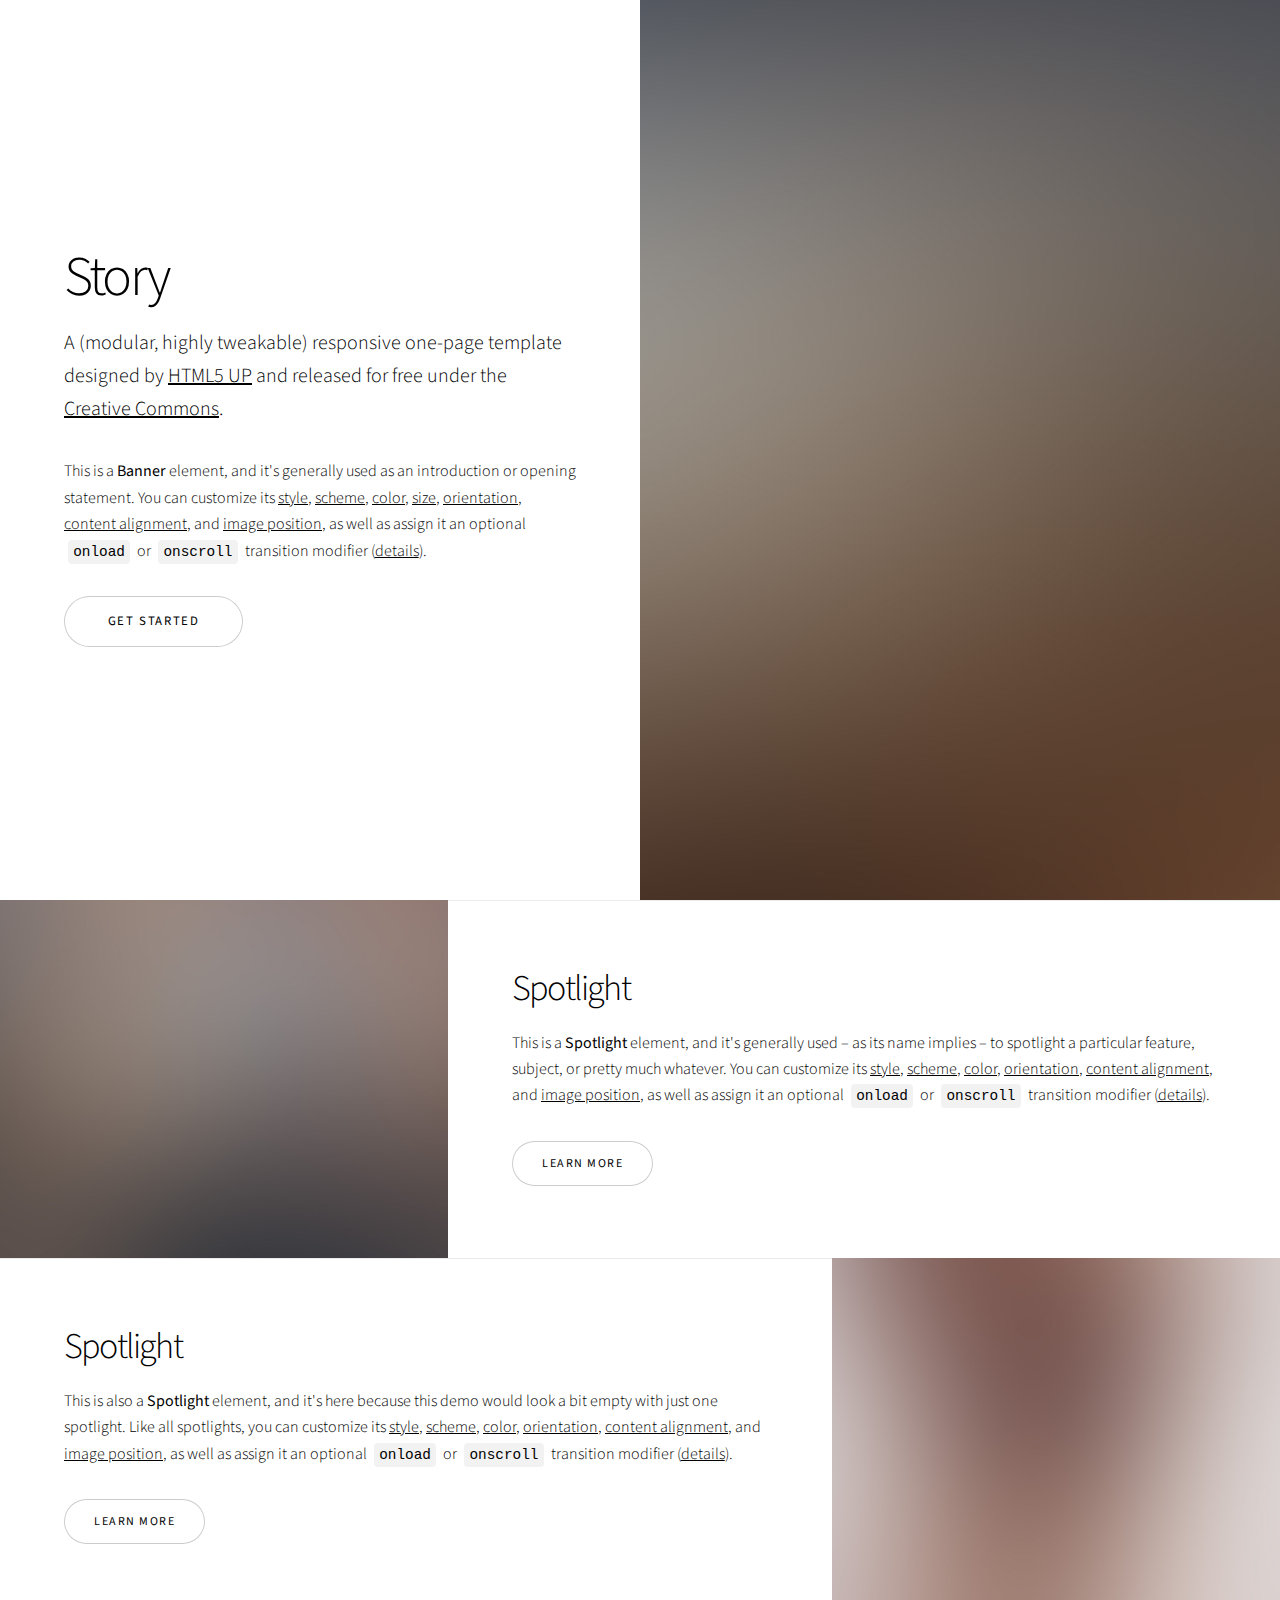
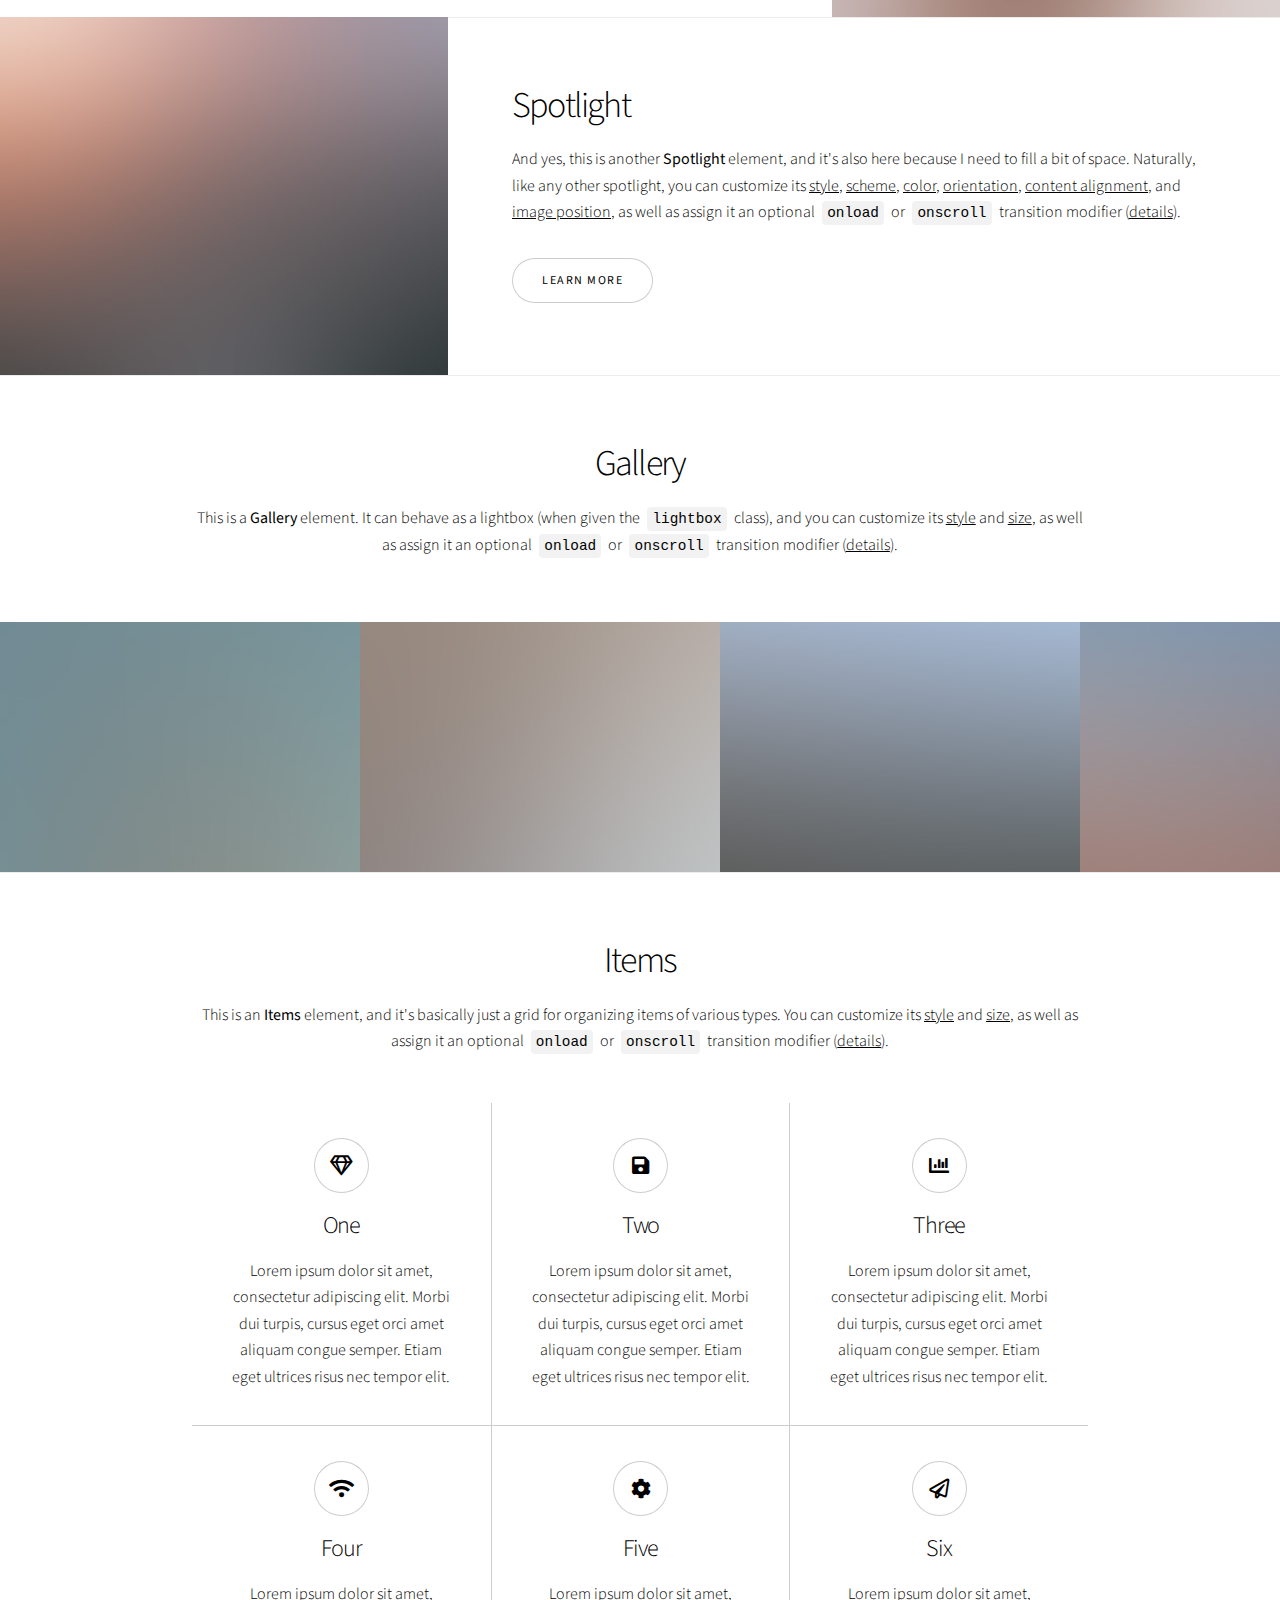
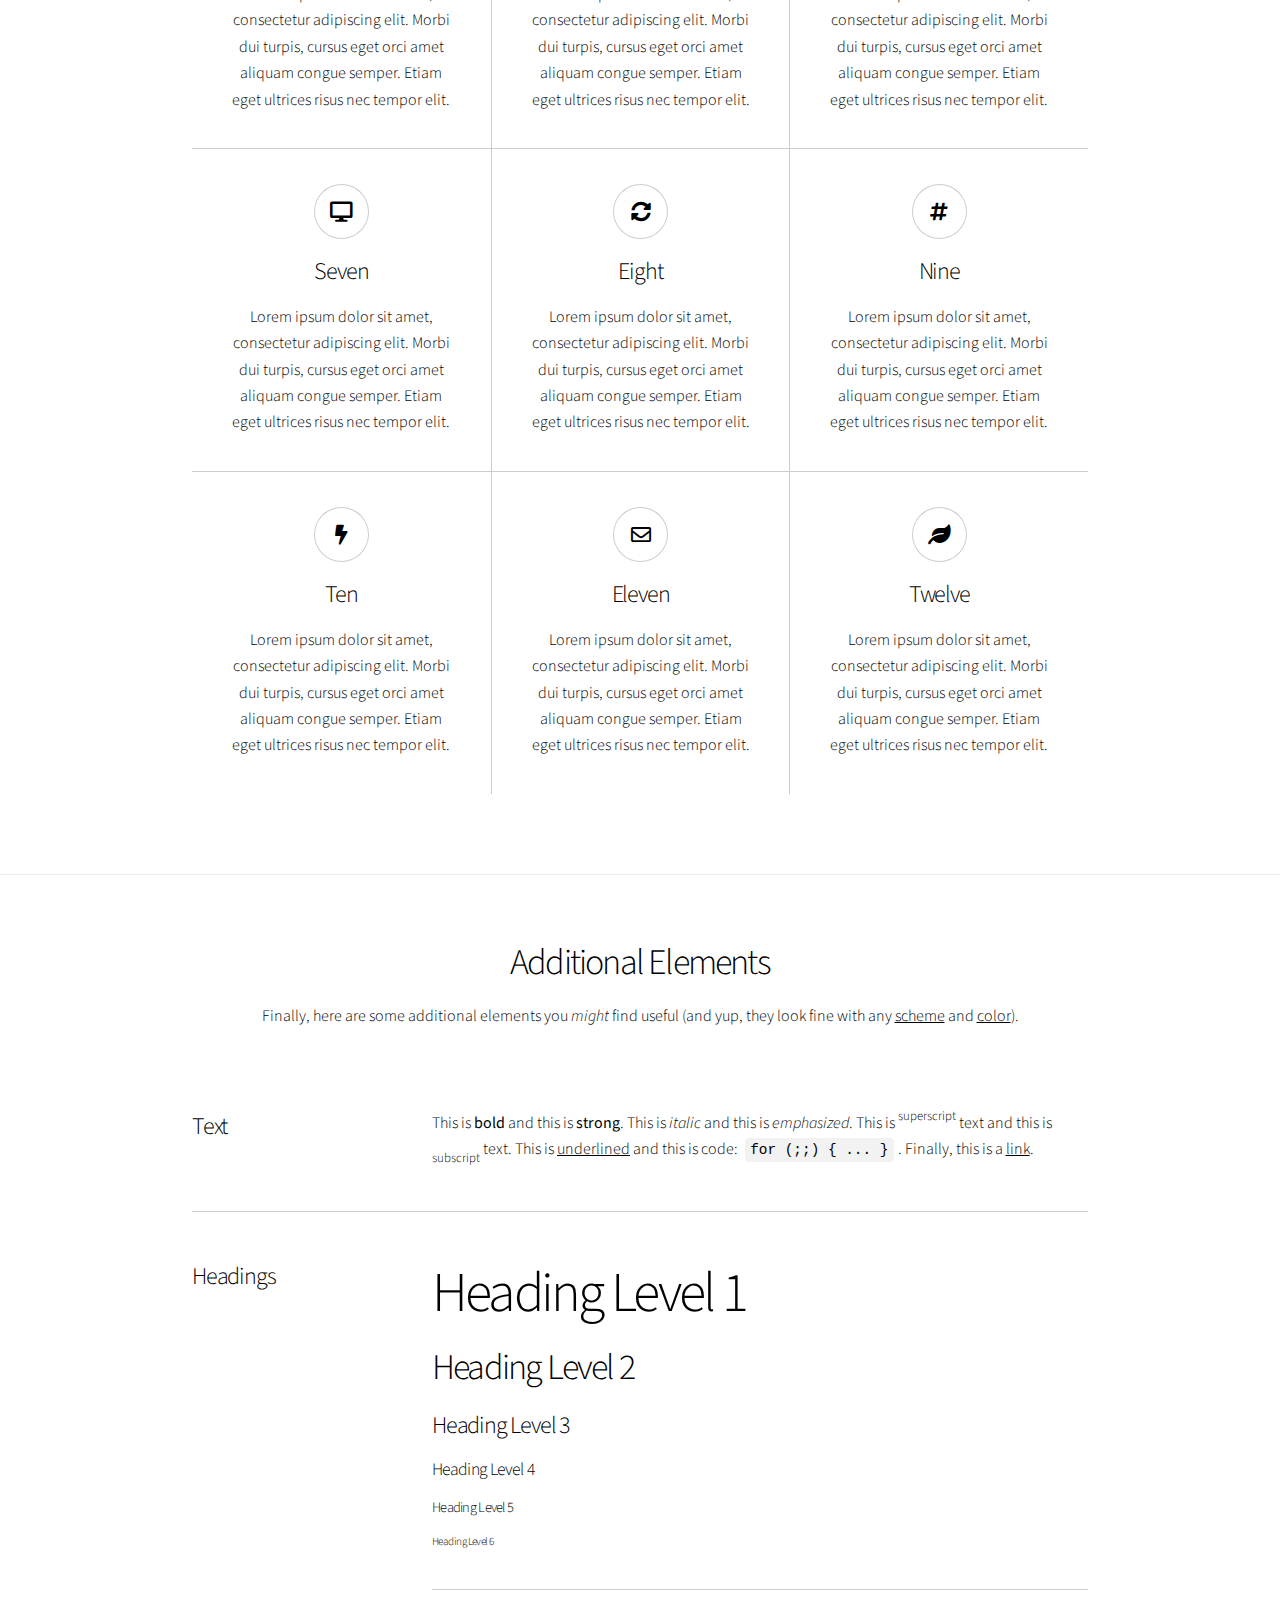
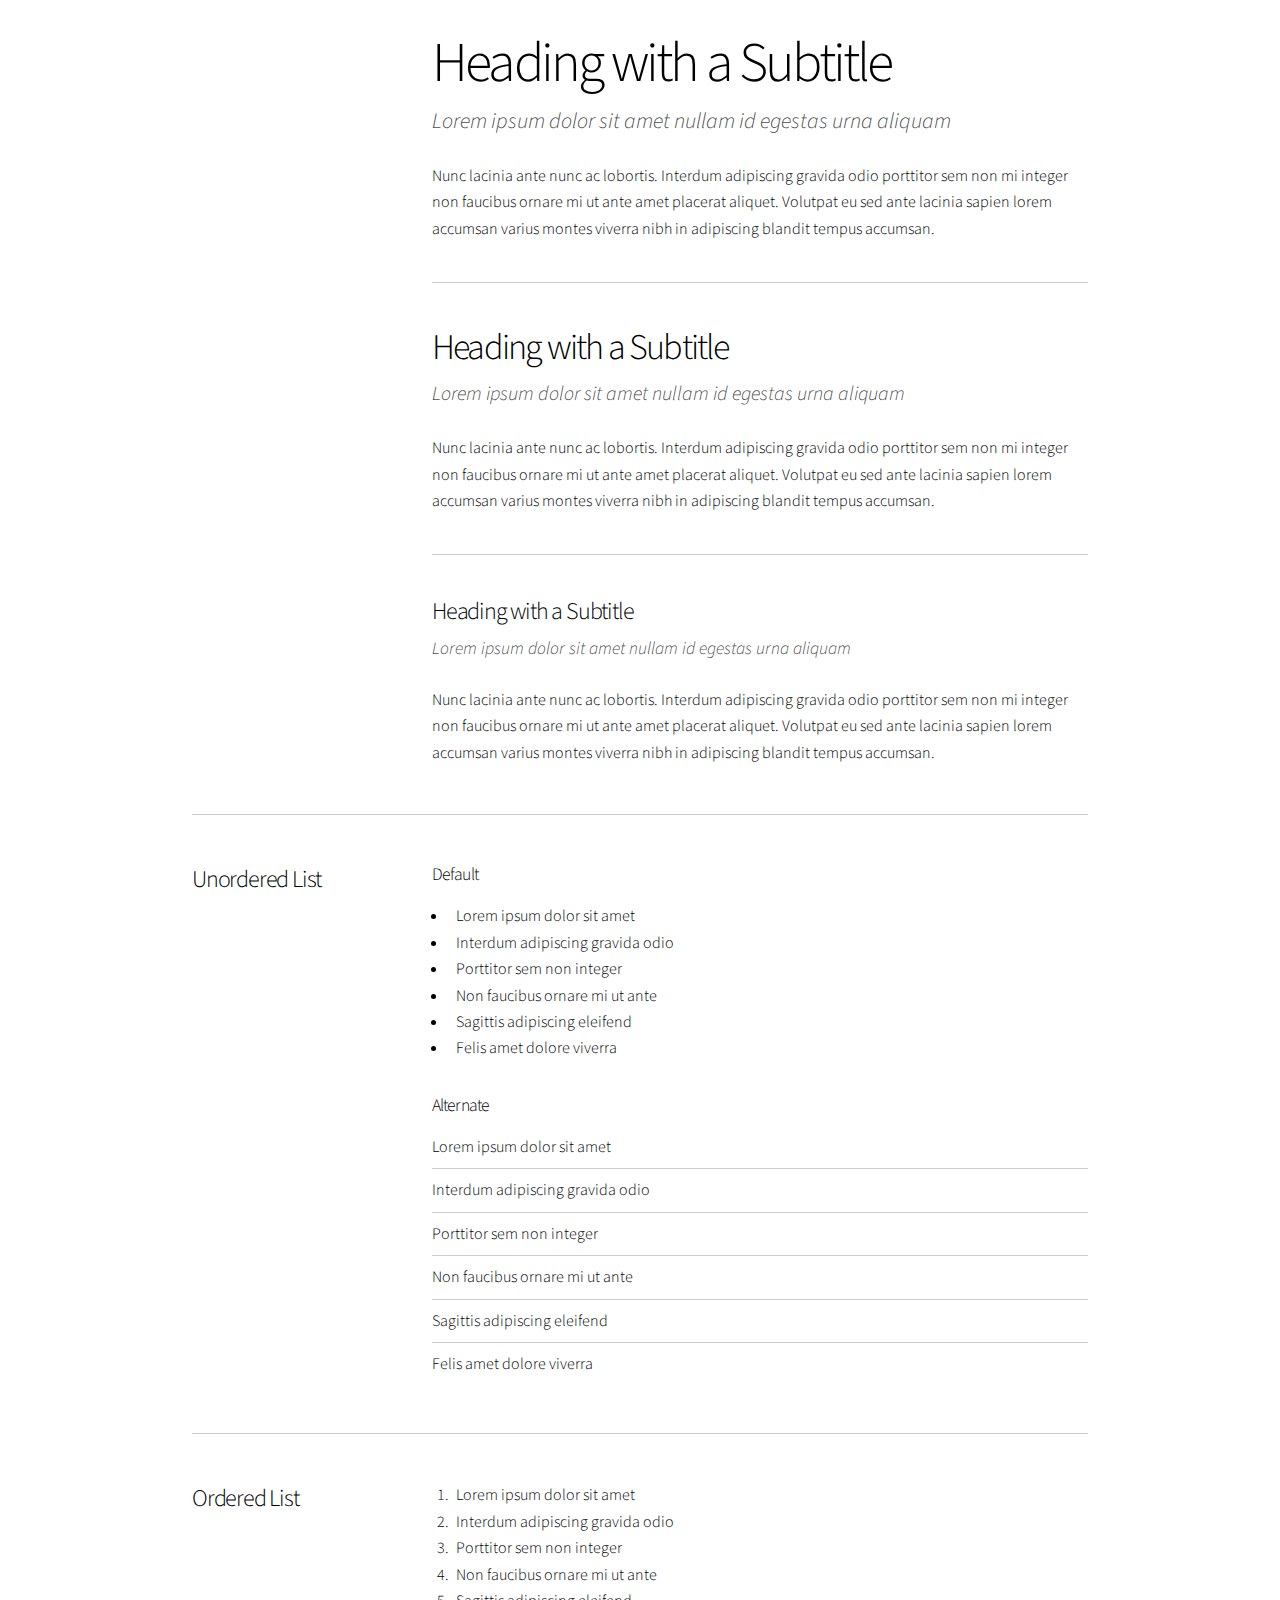
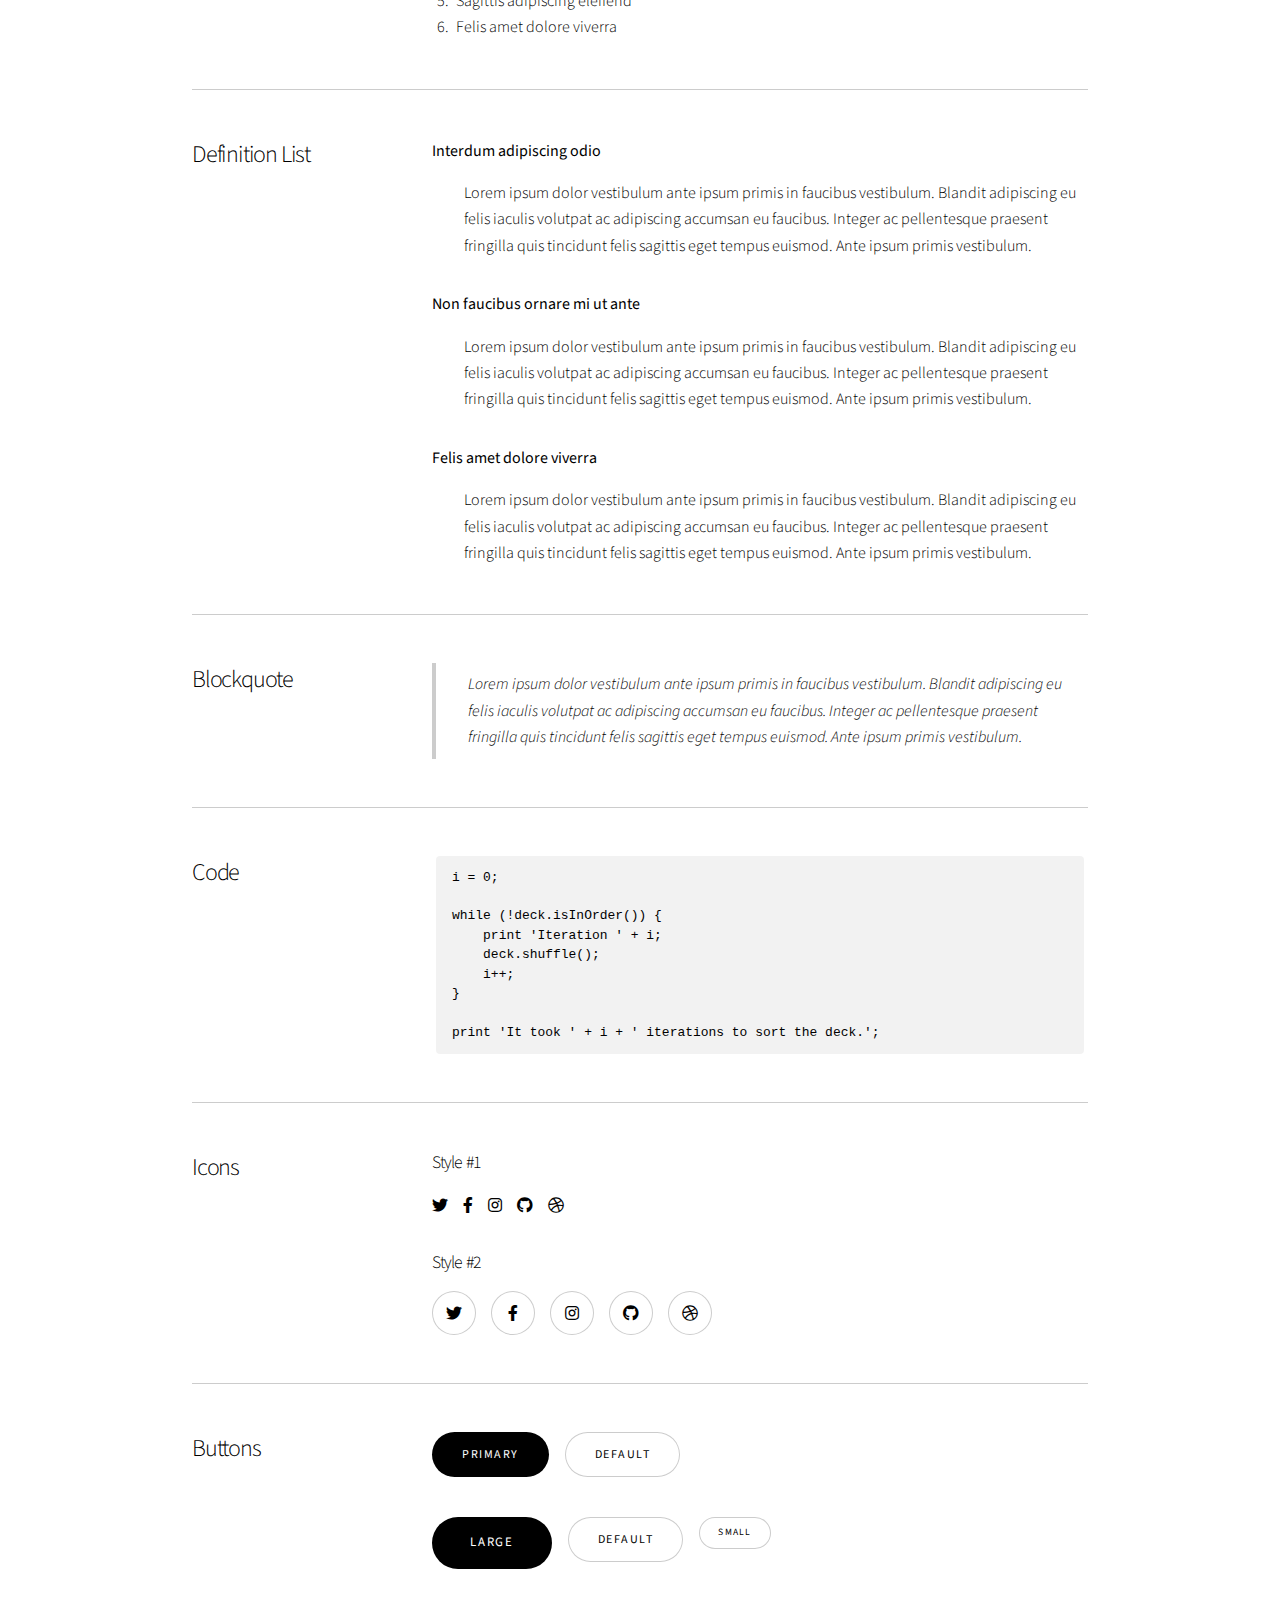
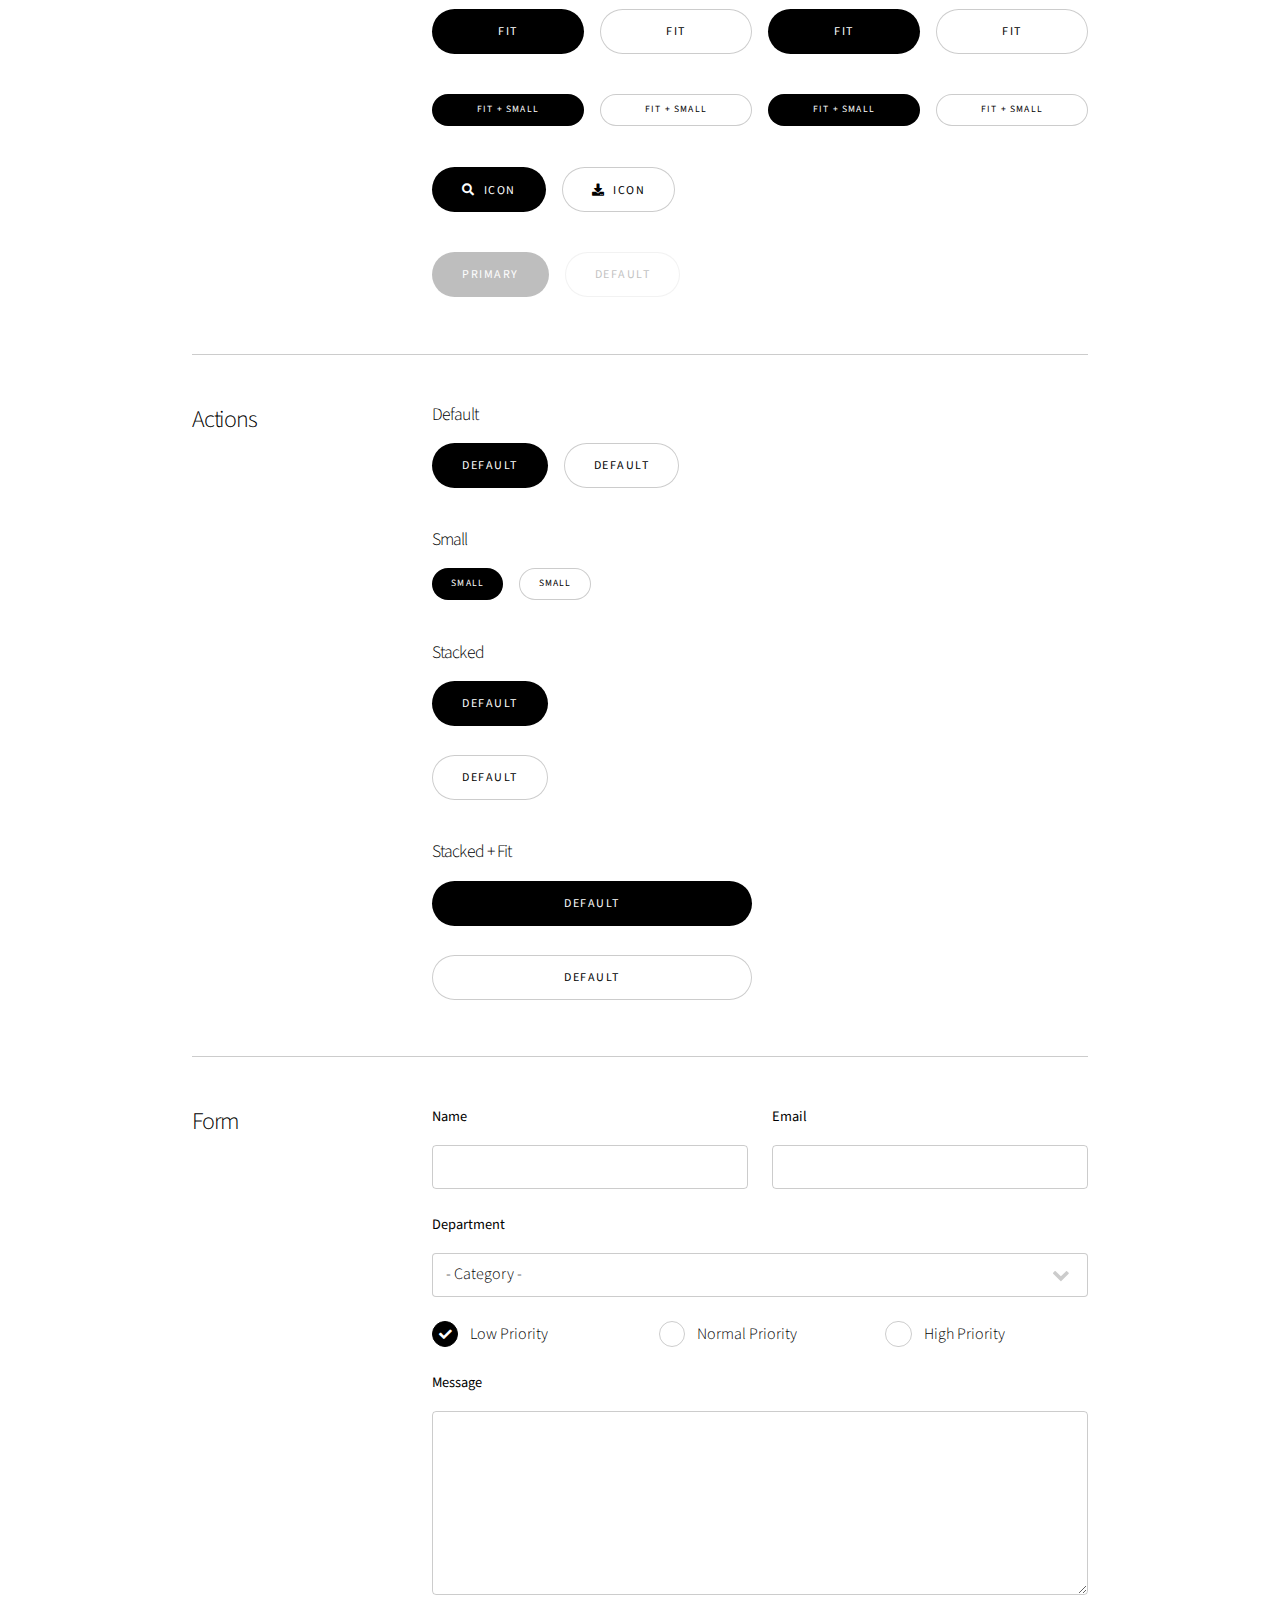
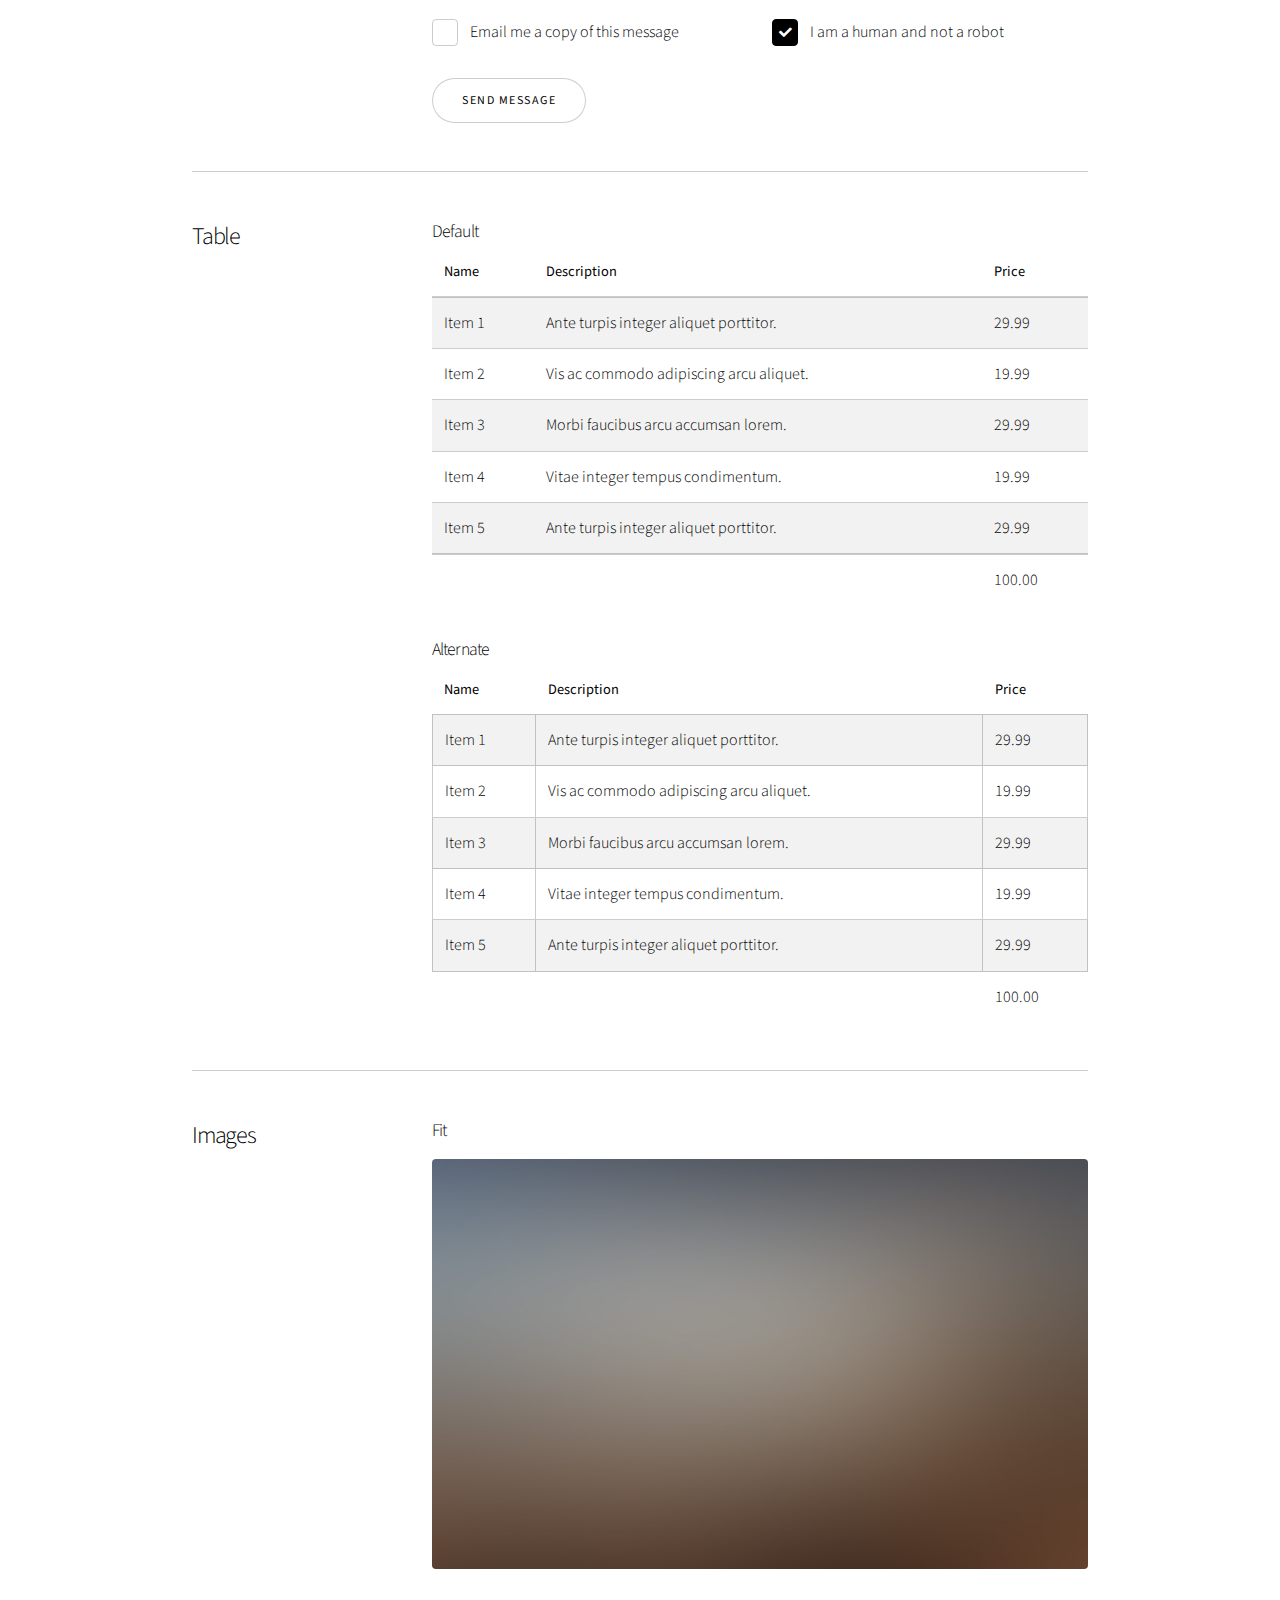
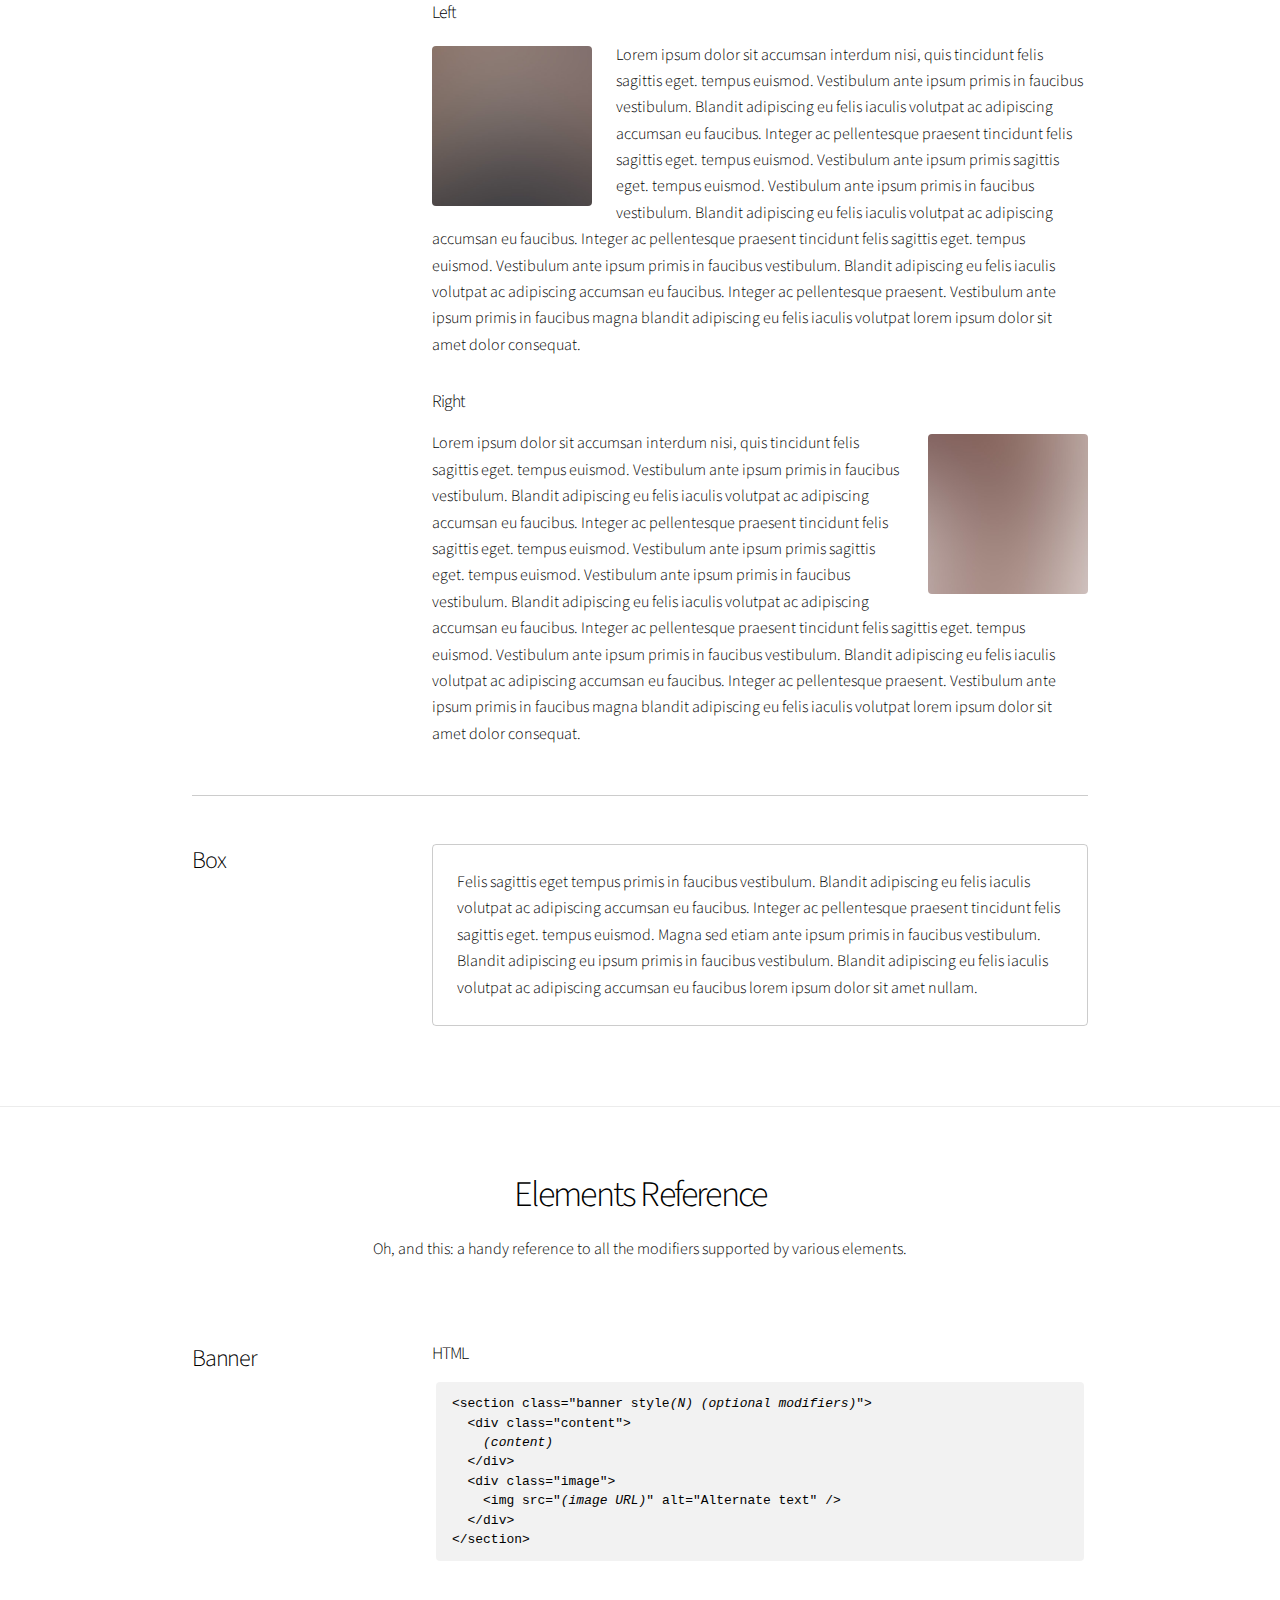
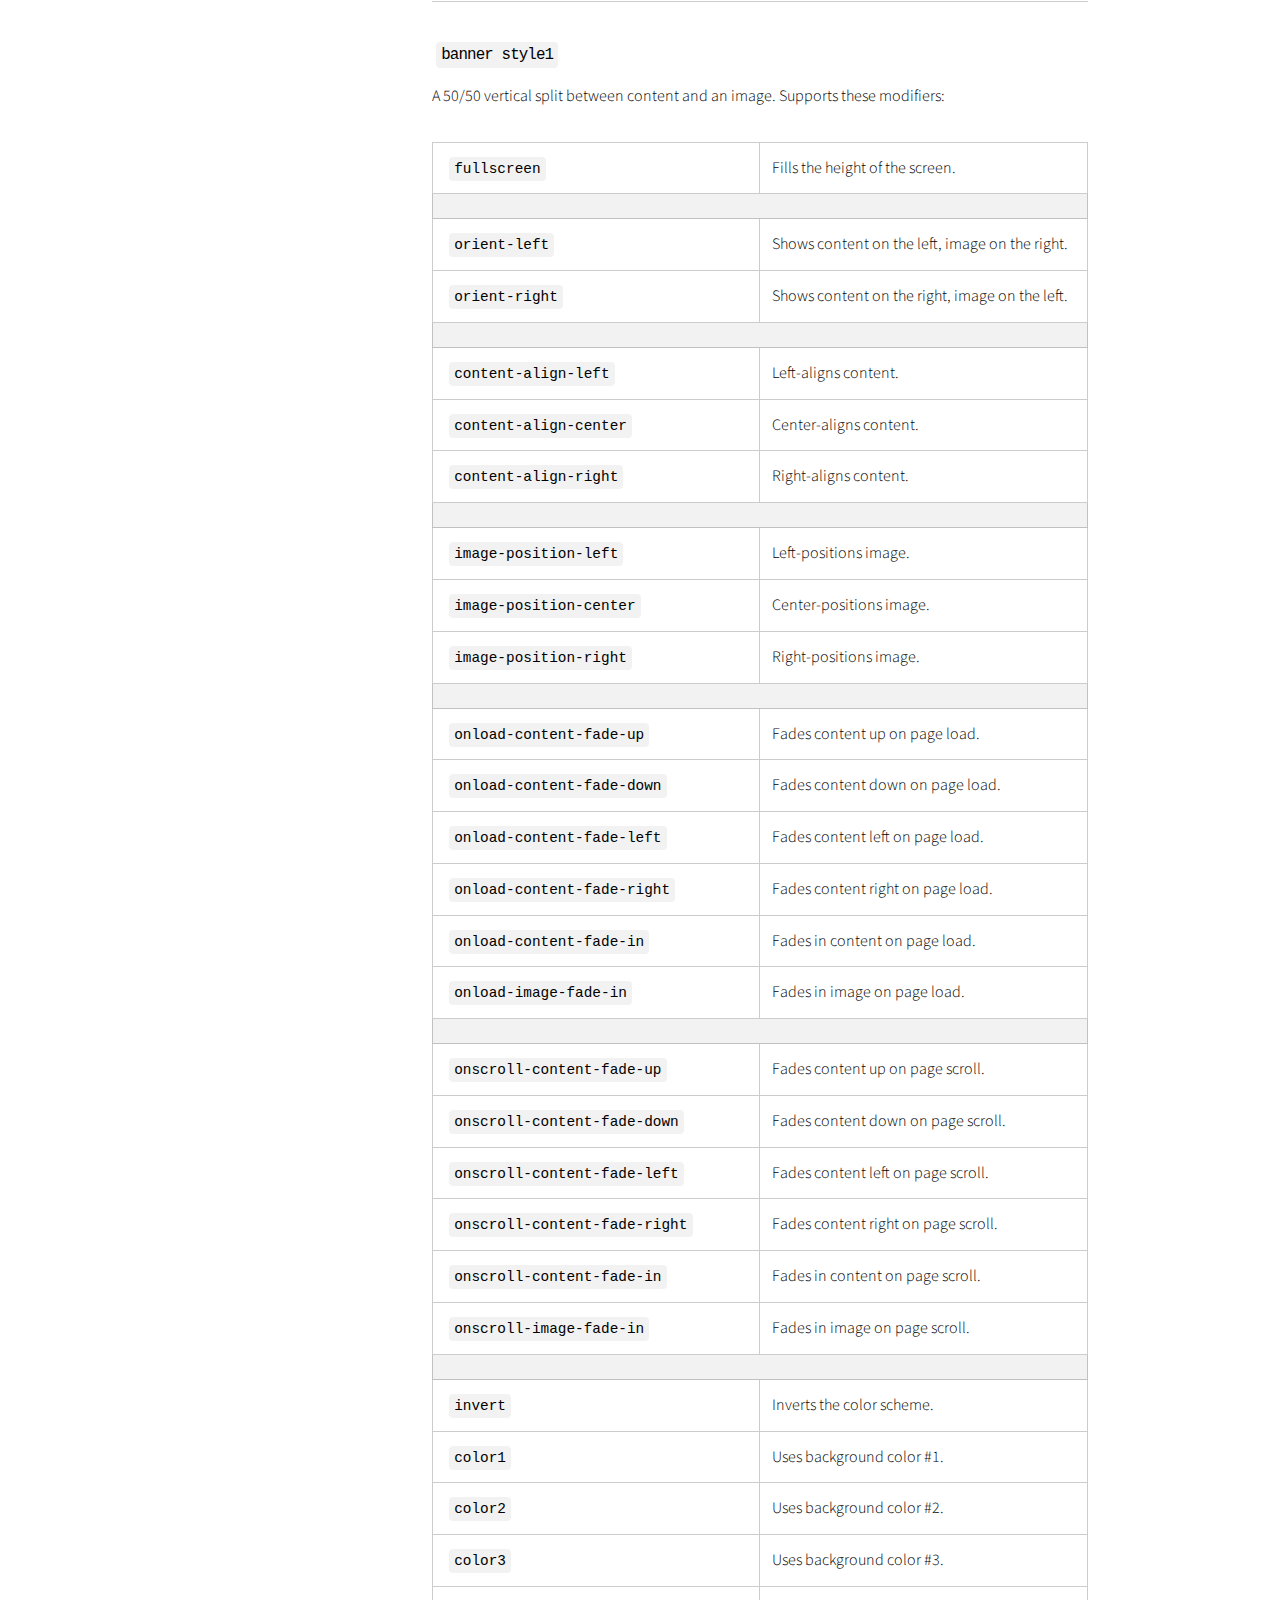
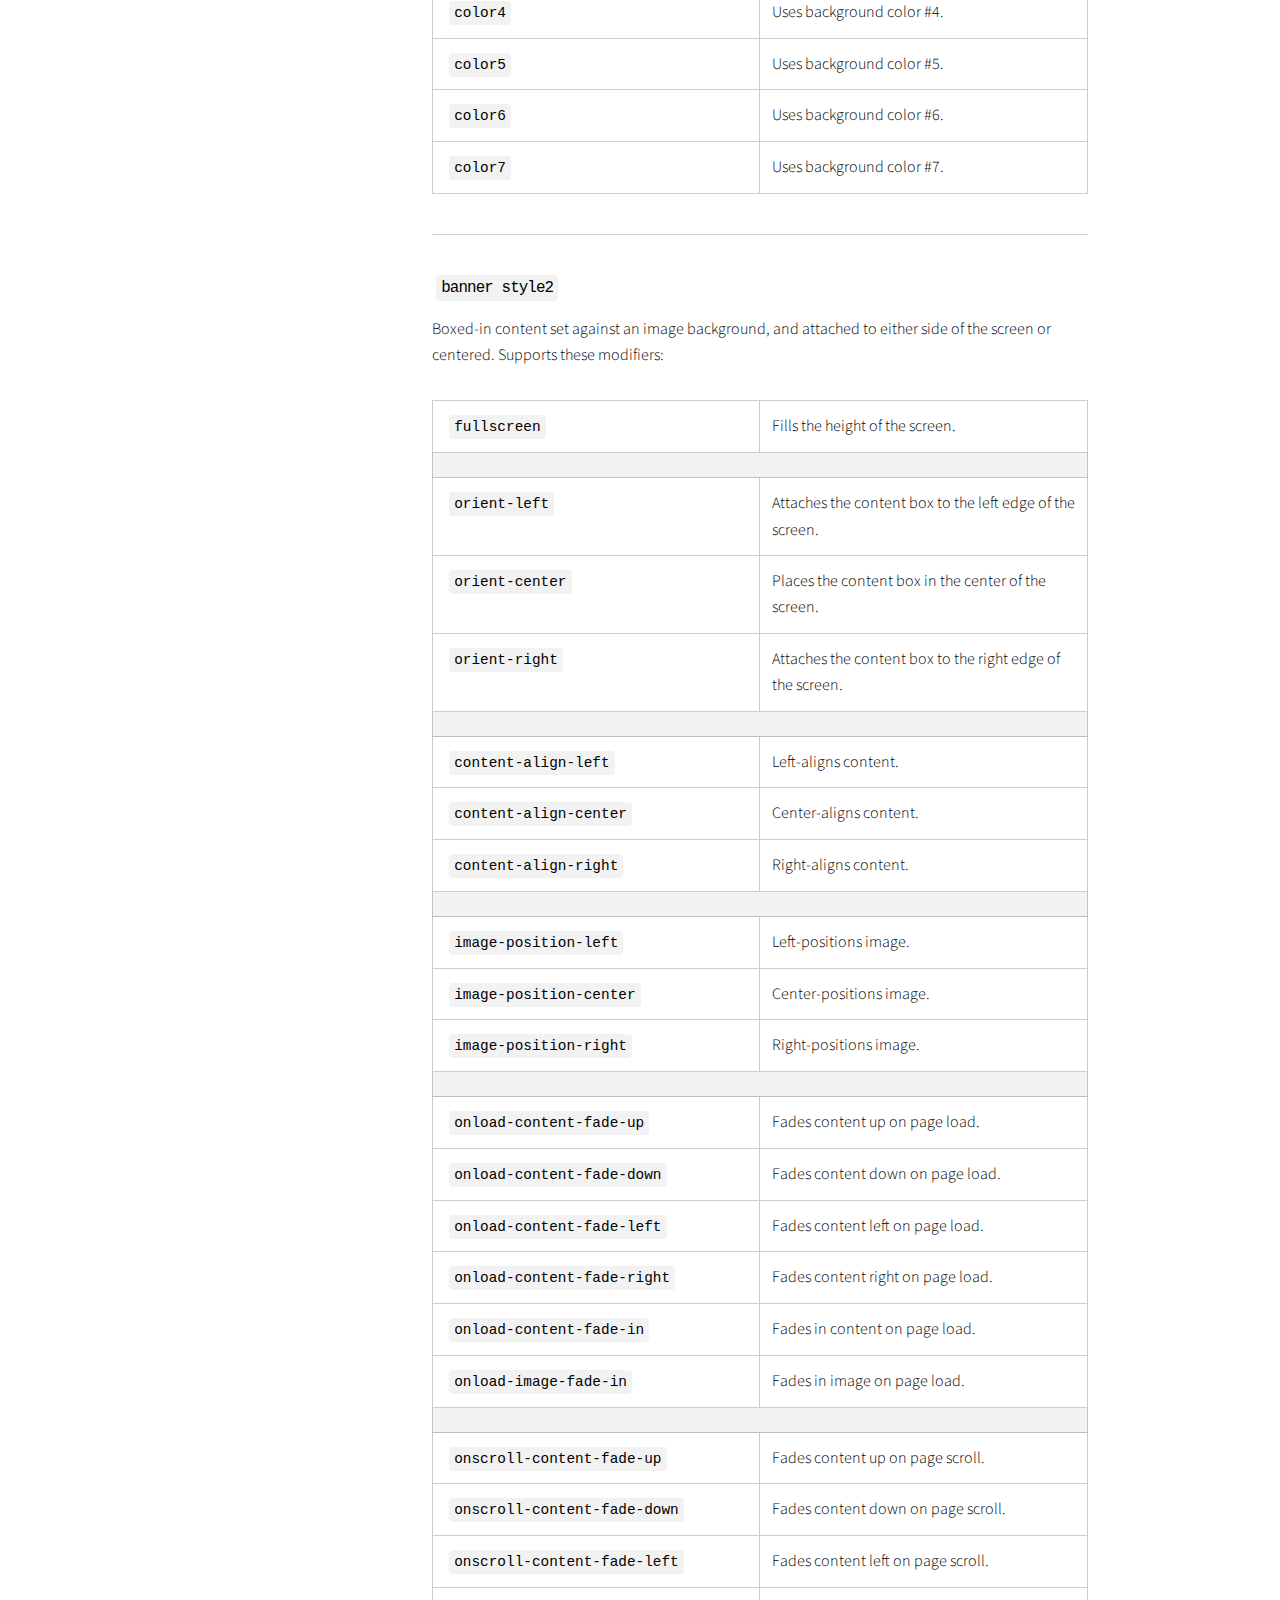
<file: index-demo.html>
<!DOCTYPE HTML>
<!--
	Story by HTML5 UP
	html5up.net | @ajlkn
	Free for personal and commercial use under the CCA 3.0 license (html5up.net/license)

	Note: Only needed for demo purposes. Delete for production sites.
-->
<html>
	<head>
		<title>Story by HTML5 UP</title>
		<meta charset="utf-8" />
		<meta name="viewport" content="width=device-width, initial-scale=1, user-scalable=no" />
		<link rel="stylesheet" href="assets/css/main.css" />
		<noscript><link rel="stylesheet" href="assets/css/noscript.css" /></noscript>
	</head>
	<body class="is-preload">

		<!-- Wrapper -->
			<div id="wrapper" class="divided">

				<!-- Banner -->
					<section class="banner style1 orient-left content-align-left image-position-right fullscreen onload-image-fade-in onload-content-fade-right">
						<div class="content">
							<h1>Story</h1>
							<p class="major">A (modular, highly tweakable) responsive one-page template designed by <a href="https://html5up.net">HTML5 UP</a> and released for free under the <a href="https://html5up.net/license">Creative Commons</a>.</p>
							<p>This is a <strong>Banner</strong> element, and it's generally used as an introduction or opening statement. You can customize its <span class="demo-controls">appearance with a number of modifiers</span>, as well as assign it an optional <code>onload</code> or <code>onscroll</code> transition modifier (<a href="#reference-banner">details</a>).</p>
							<ul class="actions stacked">
								<li><a href="#first" class="button large wide smooth-scroll-middle">Get Started</a></li>
							</ul>
						</div>
						<div class="image">
							<img src="images/banner.jpg" alt="" />
						</div>
					</section>

				<!-- Spotlight -->
					<section class="spotlight style1 orient-right content-align-left image-position-center onscroll-image-fade-in" id="first">
						<div class="content">
							<h2>Spotlight</h2>
							<p>This is a <strong>Spotlight</strong> element, and it's generally used &ndash; as its name implies &ndash; to spotlight a particular feature, subject, or pretty much whatever. You can customize its <span class="demo-controls">appearance with a number of modifiers</span>, as well as assign it an optional <code>onload</code> or <code>onscroll</code> transition modifier (<a href="#reference-spotlight">details</a>).</p>
							<ul class="actions stacked">
								<li><a href="#" class="button">Learn More</a></li>
							</ul>
						</div>
						<div class="image">
							<img src="images/spotlight01.jpg" alt="" />
						</div>
					</section>

				<!-- Spotlight -->
					<section class="spotlight style1 orient-left content-align-left image-position-center onscroll-image-fade-in">
						<div class="content">
							<h2>Spotlight</h2>
							<p>This is also a <strong>Spotlight</strong> element, and it's here because this demo would look a bit empty with just one spotlight. Like all spotlights, you can customize its <span class="demo-controls">appearance with a number of modifiers</span>, as well as assign it an optional <code>onload</code> or <code>onscroll</code> transition modifier (<a href="#reference-spotlight">details</a>).</p>
							<ul class="actions stacked">
								<li><a href="#" class="button">Learn More</a></li>
							</ul>
						</div>
						<div class="image">
							<img src="images/spotlight02.jpg" alt="" />
						</div>
					</section>

				<!-- Spotlight -->
					<section class="spotlight style1 orient-right content-align-left image-position-center onscroll-image-fade-in">
						<div class="content">
							<h2>Spotlight</h2>
							<p>And yes, this is another <strong>Spotlight</strong> element, and it's also here because I need to fill a bit of space. Naturally, like any other spotlight, you can customize its <span class="demo-controls">appearance with a number of modifiers</span>, as well as assign it an optional <code>onload</code> or <code>onscroll</code> transition modifier (<a href="#reference-spotlight">details</a>).</p>
							<ul class="actions stacked">
								<li><a href="#" class="button">Learn More</a></li>
							</ul>
						</div>
						<div class="image">
							<img src="images/spotlight03.jpg" alt="" />
						</div>
					</section>

				<!-- Gallery -->
					<section class="wrapper style1 align-center">
						<div class="inner">
							<h2>Gallery</h2>
							<p>This is a <strong>Gallery</strong> element. It can behave as a lightbox (when given the <code>lightbox</code> class), and you can customize its <span class="demo-controls">appearance with a number of modifiers</span>, as well as assign it an optional <code>onload</code> or <code>onscroll</code> transition modifier (<a href="#reference-gallery">details</a>).</p>
						</div>

						<!-- Gallery -->
							<div class="gallery style2 medium lightbox onscroll-fade-in">
								<article>
									<a href="images/gallery/fulls/01.jpg" class="image">
										<img src="images/gallery/thumbs/01.jpg" alt="" />
									</a>
									<div class="caption">
										<h3>Title</h3>
										<p>Lorem ipsum dolor amet, consectetur magna etiam elit. Etiam sed ultrices.</p>
										<ul class="actions fixed">
											<li><span class="button small">Details</span></li>
										</ul>
									</div>
								</article>
								<article>
									<a href="images/gallery/fulls/02.jpg" class="image">
										<img src="images/gallery/thumbs/02.jpg" alt="" />
									</a>
									<div class="caption">
										<h3>Title</h3>
										<p>Lorem ipsum dolor amet, consectetur magna etiam elit. Etiam sed ultrices.</p>
										<ul class="actions fixed">
											<li><span class="button small">Details</span></li>
										</ul>
									</div>
								</article>
								<article>
									<a href="images/gallery/fulls/03.jpg" class="image">
										<img src="images/gallery/thumbs/03.jpg" alt="" />
									</a>
									<div class="caption">
										<h3>Title</h3>
										<p>Lorem ipsum dolor amet, consectetur magna etiam elit. Etiam sed ultrices.</p>
										<ul class="actions fixed">
											<li><span class="button small">Details</span></li>
										</ul>
									</div>
								</article>
								<article>
									<a href="images/gallery/fulls/04.jpg" class="image">
										<img src="images/gallery/thumbs/04.jpg" alt="" />
									</a>
									<div class="caption">
										<h3>Title</h3>
										<p>Lorem ipsum dolor amet, consectetur magna etiam elit. Etiam sed ultrices.</p>
										<ul class="actions fixed">
											<li><span class="button small">Details</span></li>
										</ul>
									</div>
								</article>
								<article>
									<a href="images/gallery/fulls/05.jpg" class="image">
										<img src="images/gallery/thumbs/05.jpg" alt="" />
									</a>
									<div class="caption">
										<h3>Title</h3>
										<p>Lorem ipsum dolor amet, consectetur magna etiam elit. Etiam sed ultrices.</p>
										<ul class="actions fixed">
											<li><span class="button small">Details</span></li>
										</ul>
									</div>
								</article>
								<article>
									<a href="images/gallery/fulls/06.jpg" class="image">
										<img src="images/gallery/thumbs/06.jpg" alt="" />
									</a>
									<div class="caption">
										<h3>Title</h3>
										<p>Lorem ipsum dolor amet, consectetur magna etiam elit. Etiam sed ultrices.</p>
										<ul class="actions fixed">
											<li><span class="button small">Details</span></li>
										</ul>
									</div>
								</article>
								<article>
									<a href="images/gallery/fulls/07.jpg" class="image">
										<img src="images/gallery/thumbs/07.jpg" alt="" />
									</a>
									<div class="caption">
										<h3>Title</h3>
										<p>Lorem ipsum dolor amet, consectetur magna etiam elit. Etiam sed ultrices.</p>
										<ul class="actions fixed">
											<li><span class="button small">Details</span></li>
										</ul>
									</div>
								</article>
								<article>
									<a href="images/gallery/fulls/08.jpg" class="image">
										<img src="images/gallery/thumbs/08.jpg" alt="" />
									</a>
									<div class="caption">
										<h3>Title</h3>
										<p>Lorem ipsum dolor amet, consectetur magna etiam elit. Etiam sed ultrices.</p>
										<ul class="actions fixed">
											<li><span class="button small">Details</span></li>
										</ul>
									</div>
								</article>
								<article>
									<a href="images/gallery/fulls/09.jpg" class="image">
										<img src="images/gallery/thumbs/09.jpg" alt="" />
									</a>
									<div class="caption">
										<h3>Title</h3>
										<p>Lorem ipsum dolor amet, consectetur magna etiam elit. Etiam sed ultrices.</p>
										<ul class="actions fixed">
											<li><span class="button small">Details</span></li>
										</ul>
									</div>
								</article>
								<article>
									<a href="images/gallery/fulls/10.jpg" class="image">
										<img src="images/gallery/thumbs/10.jpg" alt="" />
									</a>
									<div class="caption">
										<h3>Title</h3>
										<p>Lorem ipsum dolor amet, consectetur magna etiam elit. Etiam sed ultrices.</p>
										<ul class="actions fixed">
											<li><span class="button small">Details</span></li>
										</ul>
									</div>
								</article>
								<article>
									<a href="images/gallery/fulls/11.jpg" class="image">
										<img src="images/gallery/thumbs/11.jpg" alt="" />
									</a>
									<div class="caption">
										<h3>Title</h3>
										<p>Lorem ipsum dolor amet, consectetur magna etiam elit. Etiam sed ultrices.</p>
										<ul class="actions fixed">
											<li><span class="button small">Details</span></li>
										</ul>
									</div>
								</article>
								<article>
									<a href="images/gallery/fulls/12.jpg" class="image">
										<img src="images/gallery/thumbs/12.jpg" alt="" />
									</a>
									<div class="caption">
										<h3>Title</h3>
										<p>Lorem ipsum dolor amet, consectetur magna etiam elit. Etiam sed ultrices.</p>
										<ul class="actions fixed">
											<li><span class="button small">Details</span></li>
										</ul>
									</div>
								</article>
							</div>

					</section>

				<!-- Items -->
					<section class="wrapper style1 align-center">
						<div class="inner">
							<h2>Items</h2>
							<p>This is an <strong>Items</strong> element, and it's basically just a grid for organizing items of various types. You can customize its <span class="demo-controls">appearance with a number of modifiers</span>, as well as assign it an optional <code>onload</code> or <code>onscroll</code> transition modifier (<a href="#reference-items">details</a>).</p>
							<div class="items style1 medium onscroll-fade-in">
								<section>
									<span class="icon style2 major fa-gem"></span>
									<h3>One</h3>
									<p>Lorem ipsum dolor sit amet, consectetur adipiscing elit. Morbi dui turpis, cursus eget orci amet aliquam congue semper. Etiam eget ultrices risus nec tempor elit.</p>
								</section>
								<section>
									<span class="icon solid style2 major fa-save"></span>
									<h3>Two</h3>
									<p>Lorem ipsum dolor sit amet, consectetur adipiscing elit. Morbi dui turpis, cursus eget orci amet aliquam congue semper. Etiam eget ultrices risus nec tempor elit.</p>
								</section>
								<section>
									<span class="icon solid style2 major fa-chart-bar"></span>
									<h3>Three</h3>
									<p>Lorem ipsum dolor sit amet, consectetur adipiscing elit. Morbi dui turpis, cursus eget orci amet aliquam congue semper. Etiam eget ultrices risus nec tempor elit.</p>
								</section>
								<section>
									<span class="icon solid style2 major fa-wifi"></span>
									<h3>Four</h3>
									<p>Lorem ipsum dolor sit amet, consectetur adipiscing elit. Morbi dui turpis, cursus eget orci amet aliquam congue semper. Etiam eget ultrices risus nec tempor elit.</p>
								</section>
								<section>
									<span class="icon solid style2 major fa-cog"></span>
									<h3>Five</h3>
									<p>Lorem ipsum dolor sit amet, consectetur adipiscing elit. Morbi dui turpis, cursus eget orci amet aliquam congue semper. Etiam eget ultrices risus nec tempor elit.</p>
								</section>
								<section>
									<span class="icon style2 major fa-paper-plane"></span>
									<h3>Six</h3>
									<p>Lorem ipsum dolor sit amet, consectetur adipiscing elit. Morbi dui turpis, cursus eget orci amet aliquam congue semper. Etiam eget ultrices risus nec tempor elit.</p>
								</section>
								<section>
									<span class="icon solid style2 major fa-desktop"></span>
									<h3>Seven</h3>
									<p>Lorem ipsum dolor sit amet, consectetur adipiscing elit. Morbi dui turpis, cursus eget orci amet aliquam congue semper. Etiam eget ultrices risus nec tempor elit.</p>
								</section>
								<section>
									<span class="icon solid style2 major fa-sync-alt"></span>
									<h3>Eight</h3>
									<p>Lorem ipsum dolor sit amet, consectetur adipiscing elit. Morbi dui turpis, cursus eget orci amet aliquam congue semper. Etiam eget ultrices risus nec tempor elit.</p>
								</section>
								<section>
									<span class="icon solid style2 major fa-hashtag"></span>
									<h3>Nine</h3>
									<p>Lorem ipsum dolor sit amet, consectetur adipiscing elit. Morbi dui turpis, cursus eget orci amet aliquam congue semper. Etiam eget ultrices risus nec tempor elit.</p>
								</section>
								<section>
									<span class="icon solid style2 major fa-bolt"></span>
									<h3>Ten</h3>
									<p>Lorem ipsum dolor sit amet, consectetur adipiscing elit. Morbi dui turpis, cursus eget orci amet aliquam congue semper. Etiam eget ultrices risus nec tempor elit.</p>
								</section>
								<section>
									<span class="icon style2 major fa-envelope"></span>
									<h3>Eleven</h3>
									<p>Lorem ipsum dolor sit amet, consectetur adipiscing elit. Morbi dui turpis, cursus eget orci amet aliquam congue semper. Etiam eget ultrices risus nec tempor elit.</p>
								</section>
								<section>
									<span class="icon solid style2 major fa-leaf"></span>
									<h3>Twelve</h3>
									<p>Lorem ipsum dolor sit amet, consectetur adipiscing elit. Morbi dui turpis, cursus eget orci amet aliquam congue semper. Etiam eget ultrices risus nec tempor elit.</p>
								</section>
							</div>
						</div>
					</section>

				<!-- Additional Elements -->
					<section class="wrapper style1 align-center">
						<div class="inner">
							<h2>Additional Elements</h2>
							<p>Finally, here are some additional elements you <em>might</em> find useful (and yup, they look fine with any <span class="demo-controls">appearance</span>).</p>
							<div class="index align-left">

								<!-- Text -->
									<section>
										<header>
											<h3>Text</h3>
										</header>
										<div class="content">

											<p>This is <b>bold</b> and this is <strong>strong</strong>. This is <i>italic</i> and this is <em>emphasized</em>.
											This is <sup>superscript</sup> text and this is <sub>subscript</sub> text.
											This is <u>underlined</u> and this is code: <code>for (;;) { ... }</code>.
											Finally, this is a <a href="#">link</a>.</p>

										</div>
									</section>

								<!-- Heading -->
									<section>
										<header>
											<h3>Headings</h3>
										</header>
										<div class="content">

											<h1>Heading Level 1</h1>
											<h2>Heading Level 2</h2>
											<h3>Heading Level 3</h3>
											<h4>Heading Level 4</h4>
											<h5>Heading Level 5</h5>
											<h6>Heading Level 6</h6>

											<hr />

											<header>
												<h1>Heading with a Subtitle</h1>
												<p>Lorem ipsum dolor sit amet nullam id egestas urna aliquam</p>
											</header>
											<p>Nunc lacinia ante nunc ac lobortis. Interdum adipiscing gravida odio porttitor sem non mi integer non faucibus ornare mi ut ante amet placerat aliquet. Volutpat eu sed ante lacinia sapien lorem accumsan varius montes viverra nibh in adipiscing blandit tempus accumsan.</p>

											<hr />

											<header>
												<h2>Heading with a Subtitle</h2>
												<p>Lorem ipsum dolor sit amet nullam id egestas urna aliquam</p>
											</header>
											<p>Nunc lacinia ante nunc ac lobortis. Interdum adipiscing gravida odio porttitor sem non mi integer non faucibus ornare mi ut ante amet placerat aliquet. Volutpat eu sed ante lacinia sapien lorem accumsan varius montes viverra nibh in adipiscing blandit tempus accumsan.</p>

											<hr />

											<header>
												<h3>Heading with a Subtitle</h3>
												<p>Lorem ipsum dolor sit amet nullam id egestas urna aliquam</p>
											</header>
											<p>Nunc lacinia ante nunc ac lobortis. Interdum adipiscing gravida odio porttitor sem non mi integer non faucibus ornare mi ut ante amet placerat aliquet. Volutpat eu sed ante lacinia sapien lorem accumsan varius montes viverra nibh in adipiscing blandit tempus accumsan.</p>

										</div>
									</section>

								<!-- Unordered List -->
									<section>
										<header>
											<h3>Unordered List</h3>
										</header>
										<div class="content">

											<h4>Default</h4>
											<ul>
												<li>Lorem ipsum dolor sit amet</li>
												<li>Interdum adipiscing gravida odio</li>
												<li>Porttitor sem non integer</li>
												<li>Non faucibus ornare mi ut ante</li>
												<li>Sagittis adipiscing eleifend</li>
												<li>Felis amet dolore viverra</li>
											</ul>

											<h4>Alternate</h4>
											<ul class="alt">
												<li>Lorem ipsum dolor sit amet</li>
												<li>Interdum adipiscing gravida odio</li>
												<li>Porttitor sem non integer</li>
												<li>Non faucibus ornare mi ut ante</li>
												<li>Sagittis adipiscing eleifend</li>
												<li>Felis amet dolore viverra</li>
											</ul>

										</div>
									</section>

								<!-- Ordered List -->
									<section>
										<header>
											<h3>Ordered List</h3>
										</header>
										<div class="content">

											<ol>
												<li>Lorem ipsum dolor sit amet</li>
												<li>Interdum adipiscing gravida odio</li>
												<li>Porttitor sem non integer</li>
												<li>Non faucibus ornare mi ut ante</li>
												<li>Sagittis adipiscing eleifend</li>
												<li>Felis amet dolore viverra</li>
											</ol>

										</div>
									</section>

								<!-- Definition List -->
									<section>
										<header>
											<h3>Definition List</h3>
										</header>
										<div class="content">

											<dl>
												<dt>Interdum adipiscing odio</dt>
												<dd>
													<p>Lorem ipsum dolor vestibulum ante ipsum primis in faucibus vestibulum. Blandit adipiscing eu felis iaculis volutpat ac adipiscing accumsan eu faucibus. Integer ac pellentesque praesent fringilla quis tincidunt felis sagittis eget tempus euismod. Ante ipsum primis vestibulum.</p>
												</dd>
												<dt>Non faucibus ornare mi ut ante</dt>
												<dd>
													<p>Lorem ipsum dolor vestibulum ante ipsum primis in faucibus vestibulum. Blandit adipiscing eu felis iaculis volutpat ac adipiscing accumsan eu faucibus. Integer ac pellentesque praesent fringilla quis tincidunt felis sagittis eget tempus euismod. Ante ipsum primis vestibulum.</p>
												</dd>
												<dt>Felis amet dolore viverra</dt>
												<dd>
													<p>Lorem ipsum dolor vestibulum ante ipsum primis in faucibus vestibulum. Blandit adipiscing eu felis iaculis volutpat ac adipiscing accumsan eu faucibus. Integer ac pellentesque praesent fringilla quis tincidunt felis sagittis eget tempus euismod. Ante ipsum primis vestibulum.</p>
												</dd>
											</dl>

										</div>
									</section>

								<!-- Blockquote -->
									<section>
										<header>
											<h3>Blockquote</h3>
										</header>
										<div class="content">

											<blockquote>Lorem ipsum dolor vestibulum ante ipsum primis in faucibus vestibulum. Blandit adipiscing eu felis iaculis volutpat ac adipiscing accumsan eu faucibus. Integer ac pellentesque praesent fringilla quis tincidunt felis sagittis eget tempus euismod. Ante ipsum primis vestibulum.</blockquote>

										</div>
									</section>

								<!-- Code -->
									<section>
										<header>
											<h3>Code</h3>
										</header>
										<div class="content">

											<pre><code>i = 0;

while (!deck.isInOrder()) {
    print 'Iteration ' + i;
    deck.shuffle();
    i++;
}

print 'It took ' + i + ' iterations to sort the deck.';
</code></pre>

										</div>
									</section>

								<!-- Icons -->
									<section>
										<header>
											<h3>Icons</h3>
										</header>
										<div class="content">

											<h4>Style #1</h4>
											<ul class="icons">
												<li><a href="#" class="icon brands style1 fa-twitter"><span class="label">Twitter</span></a></li>
												<li><a href="#" class="icon brands style1 fa-facebook-f"><span class="label">Facebook</span></a></li>
												<li><a href="#" class="icon brands style1 fa-instagram"><span class="label">Instagram</span></a></li>
												<li><a href="#" class="icon brands style1 fa-github"><span class="label">Github</span></a></li>
												<li><a href="#" class="icon brands style1 fa-dribbble"><span class="label">Dribbble</span></a></li>
											</ul>

											<h4>Style #2</h4>
											<ul class="icons">
												<li><a href="#" class="icon brands style2 fa-twitter"><span class="label">Twitter</span></a></li>
												<li><a href="#" class="icon brands style2 fa-facebook-f"><span class="label">Facebook</span></a></li>
												<li><a href="#" class="icon brands style2 fa-instagram"><span class="label">Instagram</span></a></li>
												<li><a href="#" class="icon brands style2 fa-github"><span class="label">Github</span></a></li>
												<li><a href="#" class="icon brands style2 fa-dribbble"><span class="label">Dribbble</span></a></li>
											</ul>

										</div>
									</section>

								<!-- Buttons -->
									<section>
										<header>
											<h3>Buttons</h3>
										</header>
										<div class="content">

											<ul class="actions">
												<li><a href="#" class="button primary">Primary</a></li>
												<li><a href="#" class="button">Default</a></li>
											</ul>
											<ul class="actions">
												<li><a href="#" class="button primary large">Large</a></li>
												<li><a href="#" class="button">Default</a></li>
												<li><a href="#" class="button small">Small</a></li>
											</ul>
											<ul class="actions fit">
												<li><a href="#" class="button primary fit">Fit</a></li>
												<li><a href="#" class="button fit">Fit</a></li>
												<li><a href="#" class="button primary fit">Fit</a></li>
												<li><a href="#" class="button fit">Fit</a></li>
											</ul>
											<ul class="actions fit small">
												<li><a href="#" class="button primary fit small">Fit + Small</a></li>
												<li><a href="#" class="button fit small">Fit + Small</a></li>
												<li><a href="#" class="button primary fit small">Fit + Small</a></li>
												<li><a href="#" class="button fit small">Fit + Small</a></li>
											</ul>
											<ul class="actions">
												<li><a href="#" class="button primary icon solid fa-search">Icon</a></li>
												<li><a href="#" class="button icon solid fa-download">Icon</a></li>
											</ul>
											<ul class="actions">
												<li><span class="button primary disabled">Primary</span></li>
												<li><span class="button disabled">Default</span></li>
											</ul>

										</div>
									</section>

								<!-- Actions -->
									<section>
										<header>
											<h3>Actions</h3>
										</header>
										<div class="content">

											<h4>Default</h4>
											<ul class="actions">
												<li><a href="#" class="button primary">Default</a></li>
												<li><a href="#" class="button">Default</a></li>
											</ul>

											<h4>Small</h4>
											<ul class="actions small">
												<li><a href="#" class="button primary small">Small</a></li>
												<li><a href="#" class="button small">Small</a></li>
											</ul>

											<h4>Stacked</h4>
											<ul class="actions stacked">
												<li><a href="#" class="button primary">Default</a></li>
												<li><a href="#" class="button">Default</a></li>
											</ul>

											<h4>Stacked + Fit</h4>
											<ul class="actions stacked">
												<li><a href="#" class="button primary fit">Default</a></li>
												<li><a href="#" class="button fit">Default</a></li>
											</ul>

										</div>
									</section>

								<!-- Form -->
									<section>
										<header>
											<h3>Form</h3>
										</header>
										<div class="content">

											<form method="post" action="#">
												<div class="fields">
													<div class="field half">
														<label for="name">Name</label>
														<input type="text" name="name" id="name" value="" />
													</div>
													<div class="field half">
														<label for="email">Email</label>
														<input type="email" name="email" id="email" value="" />
													</div>
													<div class="field">
														<label for="department">Department</label>
														<select name="department" id="department">
															<option value="">- Category -</option>
															<option value="1">Manufacturing</option>
															<option value="2">Shipping</option>
															<option value="3">Administration</option>
															<option value="4">Human Resources</option>
														</select>
													</div>
													<div class="field third">
														<input type="radio" id="priority-low" name="priority" checked />
														<label for="priority-low">Low Priority</label>
													</div>
													<div class="field third">
														<input type="radio" id="priority-normal" name="priority" />
														<label for="priority-normal">Normal Priority</label>
													</div>
													<div class="field third">
														<input type="radio" id="priority-high" name="priority" />
														<label for="priority-high">High Priority</label>
													</div>
													<div class="field">
														<label for="message">Message</label>
														<textarea name="message" id="message" rows="6"></textarea>
													</div>
													<div class="field half">
														<input type="checkbox" id="copy" name="copy" />
														<label for="copy">Email me a copy of this message</label>
													</div>
													<div class="field half">
														<input type="checkbox" id="human" name="human" checked />
														<label for="human">I am a human and not a robot</label>
													</div>
												</div>
												<ul class="actions">
													<li><input type="submit" name="submit" id="submit" value="Send Message" /></li>
												</ul>
											</form>

										</div>
									</section>

								<!-- Table -->
									<section>
										<header>
											<h3>Table</h3>
										</header>
										<div class="content">

											<h4>Default</h4>
											<div class="table-wrapper">
												<table>
													<thead>
														<tr>
															<th>Name</th>
															<th>Description</th>
															<th>Price</th>
														</tr>
													</thead>
													<tbody>
														<tr>
															<td>Item 1</td>
															<td>Ante turpis integer aliquet porttitor.</td>
															<td>29.99</td>
														</tr>
														<tr>
															<td>Item 2</td>
															<td>Vis ac commodo adipiscing arcu aliquet.</td>
															<td>19.99</td>
														</tr>
														<tr>
															<td>Item 3</td>
															<td> Morbi faucibus arcu accumsan lorem.</td>
															<td>29.99</td>
														</tr>
														<tr>
															<td>Item 4</td>
															<td>Vitae integer tempus condimentum.</td>
															<td>19.99</td>
														</tr>
														<tr>
															<td>Item 5</td>
															<td>Ante turpis integer aliquet porttitor.</td>
															<td>29.99</td>
														</tr>
													</tbody>
													<tfoot>
														<tr>
															<td colspan="2"></td>
															<td>100.00</td>
														</tr>
													</tfoot>
												</table>
											</div>

											<h4>Alternate</h4>
											<div class="table-wrapper">
												<table class="alt">
													<thead>
														<tr>
															<th>Name</th>
															<th>Description</th>
															<th>Price</th>
														</tr>
													</thead>
													<tbody>
														<tr>
															<td>Item 1</td>
															<td>Ante turpis integer aliquet porttitor.</td>
															<td>29.99</td>
														</tr>
														<tr>
															<td>Item 2</td>
															<td>Vis ac commodo adipiscing arcu aliquet.</td>
															<td>19.99</td>
														</tr>
														<tr>
															<td>Item 3</td>
															<td> Morbi faucibus arcu accumsan lorem.</td>
															<td>29.99</td>
														</tr>
														<tr>
															<td>Item 4</td>
															<td>Vitae integer tempus condimentum.</td>
															<td>19.99</td>
														</tr>
														<tr>
															<td>Item 5</td>
															<td>Ante turpis integer aliquet porttitor.</td>
															<td>29.99</td>
														</tr>
													</tbody>
													<tfoot>
														<tr>
															<td colspan="2"></td>
															<td>100.00</td>
														</tr>
													</tfoot>
												</table>
											</div>

										</div>
									</section>

								<!-- Images -->
									<section>
										<header>
											<h3>Images</h3>
										</header>
										<div class="content">

											<h4>Fit</h4>
											<span class="image fit"><img src="images/banner.jpg" alt="" /></span>

											<h4>Left</h4>
											<p><span class="image left"><img src="images/pic01.jpg" alt="" /></span>Lorem ipsum dolor sit accumsan interdum nisi, quis tincidunt felis sagittis eget. tempus euismod. Vestibulum ante ipsum primis in faucibus vestibulum. Blandit adipiscing eu felis iaculis volutpat ac adipiscing accumsan eu faucibus. Integer ac pellentesque praesent tincidunt felis sagittis eget. tempus euismod. Vestibulum ante ipsum primis sagittis eget. tempus euismod. Vestibulum ante ipsum primis in faucibus vestibulum. Blandit adipiscing eu felis iaculis volutpat ac adipiscing accumsan eu faucibus. Integer ac pellentesque praesent tincidunt felis sagittis eget. tempus euismod. Vestibulum ante ipsum primis in faucibus vestibulum. Blandit adipiscing eu felis iaculis volutpat ac adipiscing accumsan eu faucibus. Integer ac pellentesque praesent. Vestibulum ante ipsum primis in faucibus magna blandit adipiscing eu felis iaculis volutpat lorem ipsum dolor sit amet dolor consequat.</p>

											<h4>Right</h4>
											<p><span class="image right"><img src="images/pic02.jpg" alt="" /></span>Lorem ipsum dolor sit accumsan interdum nisi, quis tincidunt felis sagittis eget. tempus euismod. Vestibulum ante ipsum primis in faucibus vestibulum. Blandit adipiscing eu felis iaculis volutpat ac adipiscing accumsan eu faucibus. Integer ac pellentesque praesent tincidunt felis sagittis eget. tempus euismod. Vestibulum ante ipsum primis sagittis eget. tempus euismod. Vestibulum ante ipsum primis in faucibus vestibulum. Blandit adipiscing eu felis iaculis volutpat ac adipiscing accumsan eu faucibus. Integer ac pellentesque praesent tincidunt felis sagittis eget. tempus euismod. Vestibulum ante ipsum primis in faucibus vestibulum. Blandit adipiscing eu felis iaculis volutpat ac adipiscing accumsan eu faucibus. Integer ac pellentesque praesent. Vestibulum ante ipsum primis in faucibus magna blandit adipiscing eu felis iaculis volutpat lorem ipsum dolor sit amet dolor consequat.</p>

										</div>
									</section>

								<!-- Box -->
									<section>
										<header>
											<h3>Box</h3>
										</header>
										<div class="content">

											<div class="box">
												<p>Felis sagittis eget tempus primis in faucibus vestibulum. Blandit adipiscing eu felis iaculis volutpat ac adipiscing accumsan eu faucibus. Integer ac pellentesque praesent tincidunt felis sagittis eget. tempus euismod. Magna sed etiam ante ipsum primis in faucibus vestibulum. Blandit adipiscing eu ipsum primis in faucibus vestibulum. Blandit adipiscing eu felis iaculis volutpat ac adipiscing accumsan eu faucibus lorem ipsum dolor sit amet nullam.</p>
											</div>

										</div>
									</section>

							</div>


						</div>
					</section>

				<!-- Modifiers -->
					<section class="wrapper style1 align-center" id="reference">
						<div class="inner">
							<h2>Elements Reference</h2>
							<p>Oh, and this: a handy reference to all the modifiers supported by various elements.</p>
							<div class="index align-left">

								<!-- Banner -->
									<section id="reference-banner">
										<header>
											<h3>Banner</h3>
										</header>
										<div class="content">

											<h4>HTML</h4>
<pre><code>&lt;section class="banner style<em>(N)</em> <em>(optional modifiers)</em>"&gt;
  &lt;div class="content"&gt;
    <em>(content)</em>
  &lt;/div&gt;
  &lt;div class="image"&gt;
    &lt;img src="<em>(image URL)</em>" alt="Alternate text" /&gt;
  &lt;/div&gt;
&lt;/section&gt;</code></pre>

											<hr />

											<!-- style1 -->
												<section>
													<h4><code>banner style1</code></h4>
													<p>A 50/50 vertical split between content and an image. Supports these modifiers:</p>

													<div class="table-wrapper">
														<table class="alt uniform fixed">
															<tbody>
																<tr>
																	<td><code>fullscreen</code></td>
																	<td>Fills the height of the screen.</td>
																</tr>
																<tr class="alt">
																	<td colspan="2"></td>
																</tr>
																<tr>
																	<td><code>orient-left</code></td>
																	<td>Shows content on the left, image on the right.</td>
																</tr>
																<tr>
																	<td><code>orient-right</code></td>
																	<td>Shows content on the right, image on the left.</td>
																</tr>
																<tr class="alt">
																	<td colspan="2"></td>
																</tr>
																<tr>
																	<td><code>content-align-left</code></td>
																	<td>Left-aligns content.</td>
																</tr>
																<tr>
																	<td><code>content-align-center</code></td>
																	<td>Center-aligns content.</td>
																</tr>
																<tr>
																	<td><code>content-align-right</code></td>
																	<td>Right-aligns content.</td>
																</tr>
																<tr class="alt">
																	<td colspan="2"></td>
																</tr>
																<tr>
																	<td><code>image-position-left</code></td>
																	<td>Left-positions image.</td>
																</tr>
																<tr>
																	<td><code>image-position-center</code></td>
																	<td>Center-positions image.</td>
																</tr>
																<tr>
																	<td><code>image-position-right</code></td>
																	<td>Right-positions image.</td>
																</tr>
																<tr class="alt">
																	<td colspan="2"></td>
																</tr>
																<tr>
																	<td><code>onload-content-fade-up</code></td>
																	<td>Fades content up on page load.</td>
																</tr>
																<tr>
																	<td><code>onload-content-fade-down</code></td>
																	<td>Fades content down on page load.</td>
																</tr>
																<tr>
																	<td><code>onload-content-fade-left</code></td>
																	<td>Fades content left on page load.</td>
																</tr>
																<tr>
																	<td><code>onload-content-fade-right</code></td>
																	<td>Fades content right on page load.</td>
																</tr>
																<tr>
																	<td><code>onload-content-fade-in</code></td>
																	<td>Fades in content on page load.</td>
																</tr>
																<tr>
																	<td><code>onload-image-fade-in</code></td>
																	<td>Fades in image on page load.</td>
																</tr>
																<tr class="alt">
																	<td colspan="2"></td>
																</tr>
																<tr>
																	<td><code>onscroll-content-fade-up</code></td>
																	<td>Fades content up on page scroll.</td>
																</tr>
																<tr>
																	<td><code>onscroll-content-fade-down</code></td>
																	<td>Fades content down on page scroll.</td>
																</tr>
																<tr>
																	<td><code>onscroll-content-fade-left</code></td>
																	<td>Fades content left on page scroll.</td>
																</tr>
																<tr>
																	<td><code>onscroll-content-fade-right</code></td>
																	<td>Fades content right on page scroll.</td>
																</tr>
																<tr>
																	<td><code>onscroll-content-fade-in</code></td>
																	<td>Fades in content on page scroll.</td>
																</tr>
																<tr>
																	<td><code>onscroll-image-fade-in</code></td>
																	<td>Fades in image on page scroll.</td>
																</tr>
																<tr class="alt">
																	<td colspan="2"></td>
																</tr>
																<tr>
																	<td><code>invert</code></td>
																	<td>Inverts the color scheme.</td>
																</tr>
																<tr>
																	<td><code>color1</code></td>
																	<td>Uses background color #1.</td>
																</tr>
																<tr>
																	<td><code>color2</code></td>
																	<td>Uses background color #2.</td>
																</tr>
																<tr>
																	<td><code>color3</code></td>
																	<td>Uses background color #3.</td>
																</tr>
																<tr>
																	<td><code>color4</code></td>
																	<td>Uses background color #4.</td>
																</tr>
																<tr>
																	<td><code>color5</code></td>
																	<td>Uses background color #5.</td>
																</tr>
																<tr>
																	<td><code>color6</code></td>
																	<td>Uses background color #6.</td>
																</tr>
																<tr>
																	<td><code>color7</code></td>
																	<td>Uses background color #7.</td>
																</tr>
															</tbody>
														</table>
													</div>
												</section>

											<hr />

											<!-- style2 -->
												<section>
													<h4><code>banner style2</code></h4>
													<p>Boxed-in content set against an image background, and attached to either side of the screen or centered. Supports these modifiers:</p>

													<div class="table-wrapper">
														<table class="alt uniform fixed">
															<tbody>
																<tr>
																	<td><code>fullscreen</code></td>
																	<td>Fills the height of the screen.</td>
																</tr>
																<tr class="alt">
																	<td colspan="2"></td>
																</tr>
																<tr>
																	<td><code>orient-left</code></td>
																	<td>Attaches the content box to the left edge of the screen.</td>
																</tr>
																<tr>
																	<td><code>orient-center</code></td>
																	<td>Places the content box in the center of the screen.</td>
																</tr>
																<tr>
																	<td><code>orient-right</code></td>
																	<td>Attaches the content box to the right edge of the screen.</td>
																</tr>
																<tr class="alt">
																	<td colspan="2"></td>
																</tr>
																<tr>
																	<td><code>content-align-left</code></td>
																	<td>Left-aligns content.</td>
																</tr>
																<tr>
																	<td><code>content-align-center</code></td>
																	<td>Center-aligns content.</td>
																</tr>
																<tr>
																	<td><code>content-align-right</code></td>
																	<td>Right-aligns content.</td>
																</tr>
																<tr class="alt">
																	<td colspan="2"></td>
																</tr>
																<tr>
																	<td><code>image-position-left</code></td>
																	<td>Left-positions image.</td>
																</tr>
																<tr>
																	<td><code>image-position-center</code></td>
																	<td>Center-positions image.</td>
																</tr>
																<tr>
																	<td><code>image-position-right</code></td>
																	<td>Right-positions image.</td>
																</tr>
																<tr class="alt">
																	<td colspan="2"></td>
																</tr>
																<tr>
																	<td><code>onload-content-fade-up</code></td>
																	<td>Fades content up on page load.</td>
																</tr>
																<tr>
																	<td><code>onload-content-fade-down</code></td>
																	<td>Fades content down on page load.</td>
																</tr>
																<tr>
																	<td><code>onload-content-fade-left</code></td>
																	<td>Fades content left on page load.</td>
																</tr>
																<tr>
																	<td><code>onload-content-fade-right</code></td>
																	<td>Fades content right on page load.</td>
																</tr>
																<tr>
																	<td><code>onload-content-fade-in</code></td>
																	<td>Fades in content on page load.</td>
																</tr>
																<tr>
																	<td><code>onload-image-fade-in</code></td>
																	<td>Fades in image on page load.</td>
																</tr>
																<tr class="alt">
																	<td colspan="2"></td>
																</tr>
																<tr>
																	<td><code>onscroll-content-fade-up</code></td>
																	<td>Fades content up on page scroll.</td>
																</tr>
																<tr>
																	<td><code>onscroll-content-fade-down</code></td>
																	<td>Fades content down on page scroll.</td>
																</tr>
																<tr>
																	<td><code>onscroll-content-fade-left</code></td>
																	<td>Fades content left on page scroll.</td>
																</tr>
																<tr>
																	<td><code>onscroll-content-fade-right</code></td>
																	<td>Fades content right on page scroll.</td>
																</tr>
																<tr>
																	<td><code>onscroll-content-fade-in</code></td>
																	<td>Fades in content on page scroll.</td>
																</tr>
																<tr>
																	<td><code>onscroll-image-fade-in</code></td>
																	<td>Fades in image on page scroll.</td>
																</tr>
																<tr class="alt">
																	<td colspan="2"></td>
																</tr>
																<tr>
																	<td><code>invert</code></td>
																	<td>Inverts the color scheme.</td>
																</tr>
																<tr>
																	<td><code>color1</code></td>
																	<td>Uses background color #1.</td>
																</tr>
																<tr>
																	<td><code>color2</code></td>
																	<td>Uses background color #2.</td>
																</tr>
																<tr>
																	<td><code>color3</code></td>
																	<td>Uses background color #3.</td>
																</tr>
																<tr>
																	<td><code>color4</code></td>
																	<td>Uses background color #4.</td>
																</tr>
																<tr>
																	<td><code>color5</code></td>
																	<td>Uses background color #5.</td>
																</tr>
																<tr>
																	<td><code>color6</code></td>
																	<td>Uses background color #6.</td>
																</tr>
																<tr>
																	<td><code>color7</code></td>
																	<td>Uses background color #7.</td>
																</tr>
															</tbody>
														</table>
													</div>
												</section>

											<hr />

											<!-- style3 -->
												<section>
													<h4><code>banner style3</code></h4>
													<p>An image within a circular frame placed to the side of content. Supports these modifiers:</p>

													<div class="table-wrapper">
														<table class="alt uniform fixed">
															<tbody>
																<tr>
																	<td><code>fullscreen</code></td>
																	<td>Fills the height of the screen.</td>
																</tr>
																<tr class="alt">
																	<td colspan="2"></td>
																</tr>
																<tr>
																	<td><code>orient-left</code></td>
																	<td>Places the content on the left, image on the right.</td>
																</tr>
																<tr>
																	<td><code>orient-right</code></td>
																	<td>Places the content on the right, image on the left.</td>
																</tr>
																<tr class="alt">
																	<td colspan="2"></td>
																</tr>
																<tr>
																	<td><code>content-align-left</code></td>
																	<td>Left-aligns content.</td>
																</tr>
																<tr>
																	<td><code>content-align-center</code></td>
																	<td>Center-aligns content.</td>
																</tr>
																<tr>
																	<td><code>content-align-right</code></td>
																	<td>Right-aligns content.</td>
																</tr>
																<tr class="alt">
																	<td colspan="2"></td>
																</tr>
																<tr>
																	<td><code>image-position-left</code></td>
																	<td>Left-positions image.</td>
																</tr>
																<tr>
																	<td><code>image-position-center</code></td>
																	<td>Center-positions image.</td>
																</tr>
																<tr>
																	<td><code>image-position-right</code></td>
																	<td>Right-positions image.</td>
																</tr>
																<tr class="alt">
																	<td colspan="2"></td>
																</tr>
																<tr>
																	<td><code>onload-content-fade-up</code></td>
																	<td>Fades content up on page load.</td>
																</tr>
																<tr>
																	<td><code>onload-content-fade-down</code></td>
																	<td>Fades content down on page load.</td>
																</tr>
																<tr>
																	<td><code>onload-content-fade-left</code></td>
																	<td>Fades content left on page load.</td>
																</tr>
																<tr>
																	<td><code>onload-content-fade-right</code></td>
																	<td>Fades content right on page load.</td>
																</tr>
																<tr>
																	<td><code>onload-content-fade-in</code></td>
																	<td>Fades in content on page load.</td>
																</tr>
																<tr>
																	<td><code>onload-image-fade-up</code></td>
																	<td>Fades image up on page load.</td>
																</tr>
																<tr>
																	<td><code>onload-image-fade-down</code></td>
																	<td>Fades image down on page load.</td>
																</tr>
																<tr>
																	<td><code>onload-image-fade-left</code></td>
																	<td>Fades image left on page load.</td>
																</tr>
																<tr>
																	<td><code>onload-image-fade-right</code></td>
																	<td>Fades image right on page load.</td>
																</tr>
																<tr>
																	<td><code>onload-image-fade-in</code></td>
																	<td>Fades in image on page load.</td>
																</tr>
																<tr class="alt">
																	<td colspan="2"></td>
																</tr>
																<tr>
																	<td><code>onscroll-content-fade-up</code></td>
																	<td>Fades content up on page scroll.</td>
																</tr>
																<tr>
																	<td><code>onscroll-content-fade-down</code></td>
																	<td>Fades content down on page scroll.</td>
																</tr>
																<tr>
																	<td><code>onscroll-content-fade-left</code></td>
																	<td>Fades content left on page scroll.</td>
																</tr>
																<tr>
																	<td><code>onscroll-content-fade-right</code></td>
																	<td>Fades content right on page scroll.</td>
																</tr>
																<tr>
																	<td><code>onscroll-content-fade-in</code></td>
																	<td>Fades in content on page scroll.</td>
																</tr>
																<tr>
																	<td><code>onscroll-image-fade-up</code></td>
																	<td>Fades image up on page scroll.</td>
																</tr>
																<tr>
																	<td><code>onscroll-image-fade-down</code></td>
																	<td>Fades image down on page scroll.</td>
																</tr>
																<tr>
																	<td><code>onscroll-image-fade-left</code></td>
																	<td>Fades image left on page scroll.</td>
																</tr>
																<tr>
																	<td><code>onscroll-image-fade-right</code></td>
																	<td>Fades image right on page scroll.</td>
																</tr>
																<tr>
																	<td><code>onscroll-image-fade-in</code></td>
																	<td>Fades in image on page scroll.</td>
																</tr>
																<tr class="alt">
																	<td colspan="2"></td>
																</tr>
																<tr>
																	<td><code>invert</code></td>
																	<td>Inverts the color scheme.</td>
																</tr>
																<tr>
																	<td><code>color1</code></td>
																	<td>Uses background color #1.</td>
																</tr>
																<tr>
																	<td><code>color2</code></td>
																	<td>Uses background color #2.</td>
																</tr>
																<tr>
																	<td><code>color3</code></td>
																	<td>Uses background color #3.</td>
																</tr>
																<tr>
																	<td><code>color4</code></td>
																	<td>Uses background color #4.</td>
																</tr>
																<tr>
																	<td><code>color5</code></td>
																	<td>Uses background color #5.</td>
																</tr>
																<tr>
																	<td><code>color6</code></td>
																	<td>Uses background color #6.</td>
																</tr>
																<tr>
																	<td><code>color7</code></td>
																	<td>Uses background color #7.</td>
																</tr>
															</tbody>
														</table>
													</div>
												</section>

											<hr />

											<!-- style4 -->
												<section>
													<h4><code>banner style4</code></h4>
													<p>An image within a phone-shaped frame placed to the side of content. Supports these modifiers:</p>

													<div class="table-wrapper">
														<table class="alt uniform fixed">
															<tbody>
																<tr>
																	<td><code>fullscreen</code></td>
																	<td>Fills the height of the screen.</td>
																</tr>
																<tr class="alt">
																	<td colspan="2"></td>
																</tr>
																<tr>
																	<td><code>iphone</code></td>
																	<td>Uses iPhone styling for image frame.</td>
																</tr>
																<tr>
																	<td><code>android</code></td>
																	<td>Uses Android styling for image frame.</td>
																</tr>
																<tr class="alt">
																	<td colspan="2"></td>
																</tr>
																<tr>
																	<td><code>orient-left</code></td>
																	<td>Places the content on the left, image on the right.</td>
																</tr>
																<tr>
																	<td><code>orient-right</code></td>
																	<td>Places the content on the right, image on the left.</td>
																</tr>
																<tr class="alt">
																	<td colspan="2"></td>
																</tr>
																<tr>
																	<td><code>content-align-left</code></td>
																	<td>Left-aligns content.</td>
																</tr>
																<tr>
																	<td><code>content-align-center</code></td>
																	<td>Center-aligns content.</td>
																</tr>
																<tr>
																	<td><code>content-align-right</code></td>
																	<td>Right-aligns content.</td>
																</tr>
																<tr class="alt">
																	<td colspan="2"></td>
																</tr>
																<tr>
																	<td><code>image-position-left</code></td>
																	<td>Left-positions image.</td>
																</tr>
																<tr>
																	<td><code>image-position-center</code></td>
																	<td>Center-positions image.</td>
																</tr>
																<tr>
																	<td><code>image-position-right</code></td>
																	<td>Right-positions image.</td>
																</tr>
																<tr class="alt">
																	<td colspan="2"></td>
																</tr>
																<tr>
																	<td><code>onload-content-fade-up</code></td>
																	<td>Fades content up on page load.</td>
																</tr>
																<tr>
																	<td><code>onload-content-fade-down</code></td>
																	<td>Fades content down on page load.</td>
																</tr>
																<tr>
																	<td><code>onload-content-fade-left</code></td>
																	<td>Fades content left on page load.</td>
																</tr>
																<tr>
																	<td><code>onload-content-fade-right</code></td>
																	<td>Fades content right on page load.</td>
																</tr>
																<tr>
																	<td><code>onload-content-fade-in</code></td>
																	<td>Fades in content on page load.</td>
																</tr>
																<tr>
																	<td><code>onload-image-fade-up</code></td>
																	<td>Fades image up on page load.</td>
																</tr>
																<tr>
																	<td><code>onload-image-fade-down</code></td>
																	<td>Fades image down on page load.</td>
																</tr>
																<tr>
																	<td><code>onload-image-fade-left</code></td>
																	<td>Fades image left on page load.</td>
																</tr>
																<tr>
																	<td><code>onload-image-fade-right</code></td>
																	<td>Fades image right on page load.</td>
																</tr>
																<tr>
																	<td><code>onload-image-fade-in</code></td>
																	<td>Fades in image on page load.</td>
																</tr>
																<tr class="alt">
																	<td colspan="2"></td>
																</tr>
																<tr>
																	<td><code>onscroll-content-fade-up</code></td>
																	<td>Fades content up on page scroll.</td>
																</tr>
																<tr>
																	<td><code>onscroll-content-fade-down</code></td>
																	<td>Fades content down on page scroll.</td>
																</tr>
																<tr>
																	<td><code>onscroll-content-fade-left</code></td>
																	<td>Fades content left on page scroll.</td>
																</tr>
																<tr>
																	<td><code>onscroll-content-fade-right</code></td>
																	<td>Fades content right on page scroll.</td>
																</tr>
																<tr>
																	<td><code>onscroll-content-fade-in</code></td>
																	<td>Fades in content on page scroll.</td>
																</tr>
																<tr>
																	<td><code>onscroll-image-fade-up</code></td>
																	<td>Fades image up on page scroll.</td>
																</tr>
																<tr>
																	<td><code>onscroll-image-fade-down</code></td>
																	<td>Fades image down on page scroll.</td>
																</tr>
																<tr>
																	<td><code>onscroll-image-fade-left</code></td>
																	<td>Fades image left on page scroll.</td>
																</tr>
																<tr>
																	<td><code>onscroll-image-fade-right</code></td>
																	<td>Fades image right on page scroll.</td>
																</tr>
																<tr>
																	<td><code>onscroll-image-fade-in</code></td>
																	<td>Fades in image on page scroll.</td>
																</tr>
																<tr class="alt">
																	<td colspan="2"></td>
																</tr>
																<tr>
																	<td><code>invert</code></td>
																	<td>Inverts the color scheme.</td>
																</tr>
																<tr>
																	<td><code>color1</code></td>
																	<td>Uses background color #1.</td>
																</tr>
																<tr>
																	<td><code>color2</code></td>
																	<td>Uses background color #2.</td>
																</tr>
																<tr>
																	<td><code>color3</code></td>
																	<td>Uses background color #3.</td>
																</tr>
																<tr>
																	<td><code>color4</code></td>
																	<td>Uses background color #4.</td>
																</tr>
																<tr>
																	<td><code>color5</code></td>
																	<td>Uses background color #5.</td>
																</tr>
																<tr>
																	<td><code>color6</code></td>
																	<td>Uses background color #6.</td>
																</tr>
																<tr>
																	<td><code>color7</code></td>
																	<td>Uses background color #7.</td>
																</tr>
															</tbody>
														</table>
													</div>
												</section>

											<hr />

											<!-- style5 -->
												<section>
													<h4><code>banner style5</code></h4>
													<p>Content set directly against an image background. Supports these modifiers:</p>

													<div class="table-wrapper">
														<table class="alt uniform fixed">
															<tbody>
																<tr>
																	<td><code>fullscreen</code></td>
																	<td>Fills the height of the screen.</td>
																</tr>
																<tr class="alt">
																	<td colspan="2"></td>
																</tr>
																<tr>
																	<td><code>content-align-left</code></td>
																	<td>Left-aligns content.</td>
																</tr>
																<tr>
																	<td><code>content-align-center</code></td>
																	<td>Center-aligns content.</td>
																</tr>
																<tr>
																	<td><code>content-align-right</code></td>
																	<td>Right-aligns content.</td>
																</tr>
																<tr class="alt">
																	<td colspan="2"></td>
																</tr>
																<tr>
																	<td><code>image-position-left</code></td>
																	<td>Left-positions image.</td>
																</tr>
																<tr>
																	<td><code>image-position-center</code></td>
																	<td>Center-positions image.</td>
																</tr>
																<tr>
																	<td><code>image-position-right</code></td>
																	<td>Right-positions image.</td>
																</tr>
																<tr class="alt">
																	<td colspan="2"></td>
																</tr>
																<tr>
																	<td><code>onload-content-fade-up</code></td>
																	<td>Fades content up on page load.</td>
																</tr>
																<tr>
																	<td><code>onload-content-fade-down</code></td>
																	<td>Fades content down on page load.</td>
																</tr>
																<tr>
																	<td><code>onload-content-fade-left</code></td>
																	<td>Fades content left on page load.</td>
																</tr>
																<tr>
																	<td><code>onload-content-fade-right</code></td>
																	<td>Fades content right on page load.</td>
																</tr>
																<tr>
																	<td><code>onload-content-fade-in</code></td>
																	<td>Fades in content on page load.</td>
																</tr>
																<tr>
																	<td><code>onload-image-fade-in</code></td>
																	<td>Fades in image on page load.</td>
																</tr>
																<tr class="alt">
																	<td colspan="2"></td>
																</tr>
																<tr>
																	<td><code>onscroll-content-fade-up</code></td>
																	<td>Fades content up on page scroll.</td>
																</tr>
																<tr>
																	<td><code>onscroll-content-fade-down</code></td>
																	<td>Fades content down on page scroll.</td>
																</tr>
																<tr>
																	<td><code>onscroll-content-fade-left</code></td>
																	<td>Fades content left on page scroll.</td>
																</tr>
																<tr>
																	<td><code>onscroll-content-fade-right</code></td>
																	<td>Fades content right on page scroll.</td>
																</tr>
																<tr>
																	<td><code>onscroll-content-fade-in</code></td>
																	<td>Fades in content on page scroll.</td>
																</tr>
																<tr>
																	<td><code>onscroll-image-fade-in</code></td>
																	<td>Fades in image on page scroll.</td>
																</tr>
																<tr class="alt">
																	<td colspan="2"></td>
																</tr>
																<tr>
																	<td><code>invert</code></td>
																	<td>Inverts the color scheme.</td>
																</tr>
																<tr>
																	<td><code>color1</code></td>
																	<td>Uses background color #1.</td>
																</tr>
																<tr>
																	<td><code>color2</code></td>
																	<td>Uses background color #2.</td>
																</tr>
																<tr>
																	<td><code>color3</code></td>
																	<td>Uses background color #3.</td>
																</tr>
																<tr>
																	<td><code>color4</code></td>
																	<td>Uses background color #4.</td>
																</tr>
																<tr>
																	<td><code>color5</code></td>
																	<td>Uses background color #5.</td>
																</tr>
																<tr>
																	<td><code>color6</code></td>
																	<td>Uses background color #6.</td>
																</tr>
																<tr>
																	<td><code>color7</code></td>
																	<td>Uses background color #7.</td>
																</tr>
															</tbody>
														</table>
													</div>
												</section>

										</div>
									</section>

								<!-- Spotlight -->
									<section id="reference-spotlight">
										<header>
											<h3>Spotlight</h3>
										</header>
										<div class="content">

											<h4>HTML</h4>
<pre><code>&lt;section class="spotlight style<em>(N)</em> <em>(optional modifiers)</em>"&gt;
  &lt;div class="content"&gt;
    <em>(content)</em>
  &lt;/div&gt;
  &lt;div class="image"&gt;
    &lt;img src="<em>(image URL)</em>" alt="Alternate text" /&gt;
  &lt;/div&gt;
&lt;/section&gt;</code></pre>

											<hr />

											<!-- style1 -->
												<section>
													<h4><code>spotlight style1</code></h4>
													<p>A 30/70 (or 70/30, depending on orientation) vertical split between content and an image. Supports these modifiers:</p>

													<div class="table-wrapper">
														<table class="alt uniform fixed">
															<tbody>
																<tr>
																	<td><code>orient-left</code></td>
																	<td>Shows content on the left, image on the right.</td>
																</tr>
																<tr>
																	<td><code>orient-right</code></td>
																	<td>Shows content on the right, image on the left.</td>
																</tr>
																<tr class="alt">
																	<td colspan="2"></td>
																</tr>
																<tr>
																	<td><code>content-align-left</code></td>
																	<td>Left-aligns content.</td>
																</tr>
																<tr>
																	<td><code>content-align-center</code></td>
																	<td>Center-aligns content.</td>
																</tr>
																<tr>
																	<td><code>content-align-right</code></td>
																	<td>Right-aligns content.</td>
																</tr>
																<tr class="alt">
																	<td colspan="2"></td>
																</tr>
																<tr>
																	<td><code>image-position-left</code></td>
																	<td>Left-positions image.</td>
																</tr>
																<tr>
																	<td><code>image-position-center</code></td>
																	<td>Center-positions image.</td>
																</tr>
																<tr>
																	<td><code>image-position-right</code></td>
																	<td>Right-positions image.</td>
																</tr>
																<tr class="alt">
																	<td colspan="2"></td>
																</tr>
																<tr>
																	<td><code>onload-content-fade-up</code></td>
																	<td>Fades content up on page load.</td>
																</tr>
																<tr>
																	<td><code>onload-content-fade-down</code></td>
																	<td>Fades content down on page load.</td>
																</tr>
																<tr>
																	<td><code>onload-content-fade-left</code></td>
																	<td>Fades content left on page load.</td>
																</tr>
																<tr>
																	<td><code>onload-content-fade-right</code></td>
																	<td>Fades content right on page load.</td>
																</tr>
																<tr>
																	<td><code>onload-content-fade-in</code></td>
																	<td>Fades in content on page load.</td>
																</tr>
																<tr>
																	<td><code>onload-image-fade-in</code></td>
																	<td>Fades in image on page load.</td>
																</tr>
																<tr class="alt">
																	<td colspan="2"></td>
																</tr>
																<tr>
																	<td><code>onscroll-content-fade-up</code></td>
																	<td>Fades content up on page scroll.</td>
																</tr>
																<tr>
																	<td><code>onscroll-content-fade-down</code></td>
																	<td>Fades content down on page scroll.</td>
																</tr>
																<tr>
																	<td><code>onscroll-content-fade-left</code></td>
																	<td>Fades content left on page scroll.</td>
																</tr>
																<tr>
																	<td><code>onscroll-content-fade-right</code></td>
																	<td>Fades content right on page scroll.</td>
																</tr>
																<tr>
																	<td><code>onscroll-content-fade-in</code></td>
																	<td>Fades in content on page scroll.</td>
																</tr>
																<tr>
																	<td><code>onscroll-image-fade-in</code></td>
																	<td>Fades in image on page scroll.</td>
																</tr>
																<tr class="alt">
																	<td colspan="2"></td>
																</tr>
																<tr>
																	<td><code>invert</code></td>
																	<td>Inverts the color scheme.</td>
																</tr>
																<tr>
																	<td><code>color1</code></td>
																	<td>Uses background color #1.</td>
																</tr>
																<tr>
																	<td><code>color2</code></td>
																	<td>Uses background color #2.</td>
																</tr>
																<tr>
																	<td><code>color3</code></td>
																	<td>Uses background color #3.</td>
																</tr>
																<tr>
																	<td><code>color4</code></td>
																	<td>Uses background color #4.</td>
																</tr>
																<tr>
																	<td><code>color5</code></td>
																	<td>Uses background color #5.</td>
																</tr>
																<tr>
																	<td><code>color6</code></td>
																	<td>Uses background color #6.</td>
																</tr>
																<tr>
																	<td><code>color7</code></td>
																	<td>Uses background color #7.</td>
																</tr>
															</tbody>
														</table>
													</div>
												</section>

											<hr />

											<!-- style2 -->
												<section>
													<h4><code>spotlight style2</code></h4>
													<p>An image within a circular frame placed to the side of content. Supports these modifiers:</p>

													<div class="table-wrapper">
														<table class="alt uniform fixed">
															<tbody>
																<tr>
																	<td><code>orient-left</code></td>
																	<td>Places the content on the left, image on the right.</td>
																</tr>
																<tr>
																	<td><code>orient-right</code></td>
																	<td>Places the content on the right, image on the left.</td>
																</tr>
																<tr class="alt">
																	<td colspan="2"></td>
																</tr>
																<tr>
																	<td><code>content-align-left</code></td>
																	<td>Left-aligns content.</td>
																</tr>
																<tr>
																	<td><code>content-align-center</code></td>
																	<td>Center-aligns content.</td>
																</tr>
																<tr>
																	<td><code>content-align-right</code></td>
																	<td>Right-aligns content.</td>
																</tr>
																<tr class="alt">
																	<td colspan="2"></td>
																</tr>
																<tr>
																	<td><code>image-position-left</code></td>
																	<td>Left-positions image.</td>
																</tr>
																<tr>
																	<td><code>image-position-center</code></td>
																	<td>Center-positions image.</td>
																</tr>
																<tr>
																	<td><code>image-position-right</code></td>
																	<td>Right-positions image.</td>
																</tr>
																<tr class="alt">
																	<td colspan="2"></td>
																</tr>
																<tr>
																	<td><code>onload-content-fade-up</code></td>
																	<td>Fades content up on page load.</td>
																</tr>
																<tr>
																	<td><code>onload-content-fade-down</code></td>
																	<td>Fades content down on page load.</td>
																</tr>
																<tr>
																	<td><code>onload-content-fade-left</code></td>
																	<td>Fades content left on page load.</td>
																</tr>
																<tr>
																	<td><code>onload-content-fade-right</code></td>
																	<td>Fades content right on page load.</td>
																</tr>
																<tr>
																	<td><code>onload-content-fade-in</code></td>
																	<td>Fades in content on page load.</td>
																</tr>
																<tr>
																	<td><code>onload-image-fade-up</code></td>
																	<td>Fades image up on page load.</td>
																</tr>
																<tr>
																	<td><code>onload-image-fade-down</code></td>
																	<td>Fades image down on page load.</td>
																</tr>
																<tr>
																	<td><code>onload-image-fade-left</code></td>
																	<td>Fades image left on page load.</td>
																</tr>
																<tr>
																	<td><code>onload-image-fade-right</code></td>
																	<td>Fades image right on page load.</td>
																</tr>
																<tr>
																	<td><code>onload-image-fade-in</code></td>
																	<td>Fades in image on page load.</td>
																</tr>
																<tr class="alt">
																	<td colspan="2"></td>
																</tr>
																<tr>
																	<td><code>onscroll-content-fade-up</code></td>
																	<td>Fades content up on page scroll.</td>
																</tr>
																<tr>
																	<td><code>onscroll-content-fade-down</code></td>
																	<td>Fades content down on page scroll.</td>
																</tr>
																<tr>
																	<td><code>onscroll-content-fade-left</code></td>
																	<td>Fades content left on page scroll.</td>
																</tr>
																<tr>
																	<td><code>onscroll-content-fade-right</code></td>
																	<td>Fades content right on page scroll.</td>
																</tr>
																<tr>
																	<td><code>onscroll-content-fade-in</code></td>
																	<td>Fades in content on page scroll.</td>
																</tr>
																<tr>
																	<td><code>onscroll-image-fade-up</code></td>
																	<td>Fades image up on page scroll.</td>
																</tr>
																<tr>
																	<td><code>onscroll-image-fade-down</code></td>
																	<td>Fades image down on page scroll.</td>
																</tr>
																<tr>
																	<td><code>onscroll-image-fade-left</code></td>
																	<td>Fades image left on page scroll.</td>
																</tr>
																<tr>
																	<td><code>onscroll-image-fade-right</code></td>
																	<td>Fades image right on page scroll.</td>
																</tr>
																<tr>
																	<td><code>onscroll-image-fade-in</code></td>
																	<td>Fades in image on page scroll.</td>
																</tr>
																<tr class="alt">
																	<td colspan="2"></td>
																</tr>
																<tr>
																	<td><code>invert</code></td>
																	<td>Inverts the color scheme.</td>
																</tr>
																<tr>
																	<td><code>color1</code></td>
																	<td>Uses background color #1.</td>
																</tr>
																<tr>
																	<td><code>color2</code></td>
																	<td>Uses background color #2.</td>
																</tr>
																<tr>
																	<td><code>color3</code></td>
																	<td>Uses background color #3.</td>
																</tr>
																<tr>
																	<td><code>color4</code></td>
																	<td>Uses background color #4.</td>
																</tr>
																<tr>
																	<td><code>color5</code></td>
																	<td>Uses background color #5.</td>
																</tr>
																<tr>
																	<td><code>color6</code></td>
																	<td>Uses background color #6.</td>
																</tr>
																<tr>
																	<td><code>color7</code></td>
																	<td>Uses background color #7.</td>
																</tr>
															</tbody>
														</table>
													</div>
												</section>

											<hr />

											<!-- style3 -->
												<section>
													<h4><code>spotlight style3</code></h4>
													<p>An image within a phone-shaped frame placed to the side of content. Supports these modifiers:</p>

													<div class="table-wrapper">
														<table class="alt uniform fixed">
															<tbody>
																<tr>
																	<td><code>orient-left</code></td>
																	<td>Places the content on the left, image on the right.</td>
																</tr>
																<tr>
																	<td><code>orient-right</code></td>
																	<td>Places the content on the right, image on the left.</td>
																</tr>
																<tr class="alt">
																	<td colspan="2"></td>
																</tr>
																<tr>
																	<td><code>content-align-left</code></td>
																	<td>Left-aligns content.</td>
																</tr>
																<tr>
																	<td><code>content-align-center</code></td>
																	<td>Center-aligns content.</td>
																</tr>
																<tr>
																	<td><code>content-align-right</code></td>
																	<td>Right-aligns content.</td>
																</tr>
																<tr class="alt">
																	<td colspan="2"></td>
																</tr>
																<tr>
																	<td><code>image-position-left</code></td>
																	<td>Left-positions image.</td>
																</tr>
																<tr>
																	<td><code>image-position-center</code></td>
																	<td>Center-positions image.</td>
																</tr>
																<tr>
																	<td><code>image-position-right</code></td>
																	<td>Right-positions image.</td>
																</tr>
																<tr class="alt">
																	<td colspan="2"></td>
																</tr>
																<tr>
																	<td><code>onload-content-fade-up</code></td>
																	<td>Fades content up on page load.</td>
																</tr>
																<tr>
																	<td><code>onload-content-fade-down</code></td>
																	<td>Fades content down on page load.</td>
																</tr>
																<tr>
																	<td><code>onload-content-fade-left</code></td>
																	<td>Fades content left on page load.</td>
																</tr>
																<tr>
																	<td><code>onload-content-fade-right</code></td>
																	<td>Fades content right on page load.</td>
																</tr>
																<tr>
																	<td><code>onload-content-fade-in</code></td>
																	<td>Fades in content on page load.</td>
																</tr>
																<tr>
																	<td><code>onload-image-fade-up</code></td>
																	<td>Fades image up on page load.</td>
																</tr>
																<tr>
																	<td><code>onload-image-fade-down</code></td>
																	<td>Fades image down on page load.</td>
																</tr>
																<tr>
																	<td><code>onload-image-fade-left</code></td>
																	<td>Fades image left on page load.</td>
																</tr>
																<tr>
																	<td><code>onload-image-fade-right</code></td>
																	<td>Fades image right on page load.</td>
																</tr>
																<tr>
																	<td><code>onload-image-fade-in</code></td>
																	<td>Fades in image on page load.</td>
																</tr>
																<tr class="alt">
																	<td colspan="2"></td>
																</tr>
																<tr>
																	<td><code>onscroll-content-fade-up</code></td>
																	<td>Fades content up on page scroll.</td>
																</tr>
																<tr>
																	<td><code>onscroll-content-fade-down</code></td>
																	<td>Fades content down on page scroll.</td>
																</tr>
																<tr>
																	<td><code>onscroll-content-fade-left</code></td>
																	<td>Fades content left on page scroll.</td>
																</tr>
																<tr>
																	<td><code>onscroll-content-fade-right</code></td>
																	<td>Fades content right on page scroll.</td>
																</tr>
																<tr>
																	<td><code>onscroll-content-fade-in</code></td>
																	<td>Fades in content on page scroll.</td>
																</tr>
																<tr>
																	<td><code>onscroll-image-fade-up</code></td>
																	<td>Fades image up on page scroll.</td>
																</tr>
																<tr>
																	<td><code>onscroll-image-fade-down</code></td>
																	<td>Fades image down on page scroll.</td>
																</tr>
																<tr>
																	<td><code>onscroll-image-fade-left</code></td>
																	<td>Fades image left on page scroll.</td>
																</tr>
																<tr>
																	<td><code>onscroll-image-fade-right</code></td>
																	<td>Fades image right on page scroll.</td>
																</tr>
																<tr>
																	<td><code>onscroll-image-fade-in</code></td>
																	<td>Fades in image on page scroll.</td>
																</tr>
																<tr class="alt">
																	<td colspan="2"></td>
																</tr>
																<tr>
																	<td><code>invert</code></td>
																	<td>Inverts the color scheme.</td>
																</tr>
																<tr>
																	<td><code>color1</code></td>
																	<td>Uses background color #1.</td>
																</tr>
																<tr>
																	<td><code>color2</code></td>
																	<td>Uses background color #2.</td>
																</tr>
																<tr>
																	<td><code>color3</code></td>
																	<td>Uses background color #3.</td>
																</tr>
																<tr>
																	<td><code>color4</code></td>
																	<td>Uses background color #4.</td>
																</tr>
																<tr>
																	<td><code>color5</code></td>
																	<td>Uses background color #5.</td>
																</tr>
																<tr>
																	<td><code>color6</code></td>
																	<td>Uses background color #6.</td>
																</tr>
																<tr>
																	<td><code>color7</code></td>
																	<td>Uses background color #7.</td>
																</tr>
															</tbody>
														</table>
													</div>
												</section>

											<hr />

											<!-- style4 -->
												<section>
													<h4><code>spotlight style4</code></h4>
													<p>Boxed-in content set against an image background, and attached to either side of the screen or centered. Supports these modifiers:</p>

													<div class="table-wrapper">
														<table class="alt uniform fixed">
															<tbody>
																<tr>
																	<td><code>fullscreen</code></td>
																	<td>Fills the height of the screen.</td>
																</tr>
																<tr>
																	<td><code>halfscreen</code></td>
																	<td>Fills half the height of the screen.</td>
																</tr>
																<tr class="alt">
																	<td colspan="2"></td>
																</tr>
																<tr>
																	<td><code>orient-left</code></td>
																	<td>Attaches the content box to the left edge of the screen.</td>
																</tr>
																<tr>
																	<td><code>orient-center</code></td>
																	<td>Places the content box in the center of the screen.</td>
																</tr>
																<tr>
																	<td><code>orient-right</code></td>
																	<td>Attaches the content box to the right edge of the screen.</td>
																</tr>
																<tr class="alt">
																	<td colspan="2"></td>
																</tr>
																<tr>
																	<td><code>content-align-left</code></td>
																	<td>Left-aligns content.</td>
																</tr>
																<tr>
																	<td><code>content-align-center</code></td>
																	<td>Center-aligns content.</td>
																</tr>
																<tr>
																	<td><code>content-align-right</code></td>
																	<td>Right-aligns content.</td>
																</tr>
																<tr class="alt">
																	<td colspan="2"></td>
																</tr>
																<tr>
																	<td><code>image-position-left</code></td>
																	<td>Left-positions image.</td>
																</tr>
																<tr>
																	<td><code>image-position-center</code></td>
																	<td>Center-positions image.</td>
																</tr>
																<tr>
																	<td><code>image-position-right</code></td>
																	<td>Right-positions image.</td>
																</tr>
																<tr class="alt">
																	<td colspan="2"></td>
																</tr>
																<tr>
																	<td><code>onload-content-fade-up</code></td>
																	<td>Fades content up on page load.</td>
																</tr>
																<tr>
																	<td><code>onload-content-fade-down</code></td>
																	<td>Fades content down on page load.</td>
																</tr>
																<tr>
																	<td><code>onload-content-fade-left</code></td>
																	<td>Fades content left on page load.</td>
																</tr>
																<tr>
																	<td><code>onload-content-fade-right</code></td>
																	<td>Fades content right on page load.</td>
																</tr>
																<tr>
																	<td><code>onload-content-fade-in</code></td>
																	<td>Fades in content on page load.</td>
																</tr>
																<tr>
																	<td><code>onload-image-fade-in</code></td>
																	<td>Fades in image on page load.</td>
																</tr>
																<tr class="alt">
																	<td colspan="2"></td>
																</tr>
																<tr>
																	<td><code>onscroll-content-fade-up</code></td>
																	<td>Fades content up on page scroll.</td>
																</tr>
																<tr>
																	<td><code>onscroll-content-fade-down</code></td>
																	<td>Fades content down on page scroll.</td>
																</tr>
																<tr>
																	<td><code>onscroll-content-fade-left</code></td>
																	<td>Fades content left on page scroll.</td>
																</tr>
																<tr>
																	<td><code>onscroll-content-fade-right</code></td>
																	<td>Fades content right on page scroll.</td>
																</tr>
																<tr>
																	<td><code>onscroll-content-fade-in</code></td>
																	<td>Fades in content on page scroll.</td>
																</tr>
																<tr>
																	<td><code>onscroll-image-fade-in</code></td>
																	<td>Fades in image on page scroll.</td>
																</tr>
																<tr class="alt">
																	<td colspan="2"></td>
																</tr>
																<tr>
																	<td><code>invert</code></td>
																	<td>Inverts the color scheme.</td>
																</tr>
																<tr>
																	<td><code>color1</code></td>
																	<td>Uses background color #1.</td>
																</tr>
																<tr>
																	<td><code>color2</code></td>
																	<td>Uses background color #2.</td>
																</tr>
																<tr>
																	<td><code>color3</code></td>
																	<td>Uses background color #3.</td>
																</tr>
																<tr>
																	<td><code>color4</code></td>
																	<td>Uses background color #4.</td>
																</tr>
																<tr>
																	<td><code>color5</code></td>
																	<td>Uses background color #5.</td>
																</tr>
																<tr>
																	<td><code>color6</code></td>
																	<td>Uses background color #6.</td>
																</tr>
																<tr>
																	<td><code>color7</code></td>
																	<td>Uses background color #7.</td>
																</tr>
															</tbody>
														</table>
													</div>
												</section>

											<hr />

											<!-- style5 -->
												<section>
													<h4><code>spotlight style5</code></h4>
													<p>Boxed-in content set against an image background. Supports these modifiers:</p>

													<div class="table-wrapper">
														<table class="alt uniform fixed">
															<tbody>
																<tr>
																	<td><code>fullscreen</code></td>
																	<td>Fills the height of the screen.</td>
																</tr>
																<tr>
																	<td><code>halfscreen</code></td>
																	<td>Fills half the height of the screen.</td>
																</tr>
																<tr class="alt">
																	<td colspan="2"></td>
																</tr>
																<tr>
																	<td><code>orient-left</code></td>
																	<td>Places the content box on the left of the screen.</td>
																</tr>
																<tr>
																	<td><code>orient-center</code></td>
																	<td>Places the content box in the center of the screen.</td>
																</tr>
																<tr>
																	<td><code>orient-right</code></td>
																	<td>Places the content box on the right side of the screen.</td>
																</tr>
																<tr class="alt">
																	<td colspan="2"></td>
																</tr>
																<tr>
																	<td><code>content-align-left</code></td>
																	<td>Left-aligns content.</td>
																</tr>
																<tr>
																	<td><code>content-align-center</code></td>
																	<td>Center-aligns content.</td>
																</tr>
																<tr>
																	<td><code>content-align-right</code></td>
																	<td>Right-aligns content.</td>
																</tr>
																<tr class="alt">
																	<td colspan="2"></td>
																</tr>
																<tr>
																	<td><code>image-position-left</code></td>
																	<td>Left-positions image.</td>
																</tr>
																<tr>
																	<td><code>image-position-center</code></td>
																	<td>Center-positions image.</td>
																</tr>
																<tr>
																	<td><code>image-position-right</code></td>
																	<td>Right-positions image.</td>
																</tr>
																<tr class="alt">
																	<td colspan="2"></td>
																</tr>
																<tr>
																	<td><code>onload-content-fade-up</code></td>
																	<td>Fades content up on page load.</td>
																</tr>
																<tr>
																	<td><code>onload-content-fade-down</code></td>
																	<td>Fades content down on page load.</td>
																</tr>
																<tr>
																	<td><code>onload-content-fade-left</code></td>
																	<td>Fades content left on page load.</td>
																</tr>
																<tr>
																	<td><code>onload-content-fade-right</code></td>
																	<td>Fades content right on page load.</td>
																</tr>
																<tr>
																	<td><code>onload-content-fade-in</code></td>
																	<td>Fades in content on page load.</td>
																</tr>
																<tr>
																	<td><code>onload-image-fade-in</code></td>
																	<td>Fades in image on page load.</td>
																</tr>
																<tr class="alt">
																	<td colspan="2"></td>
																</tr>
																<tr>
																	<td><code>onscroll-content-fade-up</code></td>
																	<td>Fades content up on page scroll.</td>
																</tr>
																<tr>
																	<td><code>onscroll-content-fade-down</code></td>
																	<td>Fades content down on page scroll.</td>
																</tr>
																<tr>
																	<td><code>onscroll-content-fade-left</code></td>
																	<td>Fades content left on page scroll.</td>
																</tr>
																<tr>
																	<td><code>onscroll-content-fade-right</code></td>
																	<td>Fades content right on page scroll.</td>
																</tr>
																<tr>
																	<td><code>onscroll-content-fade-in</code></td>
																	<td>Fades in content on page scroll.</td>
																</tr>
																<tr>
																	<td><code>onscroll-image-fade-in</code></td>
																	<td>Fades in image on page scroll.</td>
																</tr>
																<tr class="alt">
																	<td colspan="2"></td>
																</tr>
																<tr>
																	<td><code>invert</code></td>
																	<td>Inverts the color scheme.</td>
																</tr>
																<tr>
																	<td><code>color1</code></td>
																	<td>Uses background color #1.</td>
																</tr>
																<tr>
																	<td><code>color2</code></td>
																	<td>Uses background color #2.</td>
																</tr>
																<tr>
																	<td><code>color3</code></td>
																	<td>Uses background color #3.</td>
																</tr>
																<tr>
																	<td><code>color4</code></td>
																	<td>Uses background color #4.</td>
																</tr>
																<tr>
																	<td><code>color5</code></td>
																	<td>Uses background color #5.</td>
																</tr>
																<tr>
																	<td><code>color6</code></td>
																	<td>Uses background color #6.</td>
																</tr>
																<tr>
																	<td><code>color7</code></td>
																	<td>Uses background color #7.</td>
																</tr>
															</tbody>
														</table>
													</div>
												</section>

										</div>
									</section>

								<!-- Gallery -->
									<section id="reference-gallery">
										<header>
											<h3>Gallery</h3>
										</header>
										<div class="content">

											<h4>HTML</h4>
<pre><code>&lt;div class="gallery style<em>(N)</em> <em>(optional modifiers)</em>"&gt;
  &lt;article&gt;
    &lt;a href="<em>(full image URL)</em>" class="image"&gt;
      &lt;img src="<em>(thumbnail image URL)</em>" alt="Alternate text" /&gt;
    &lt;/a&gt;
    &lt;div class="caption"&gt;
      <em>(caption)</em>
    &lt;/div&gt;
  &lt;/article&gt;
  &lt;article&gt;
    &lt;a href="<em>(full image URL)</em>" class="image"&gt;
      &lt;img src="<em>(thumbnail image URL)</em>" alt="Alternate text" /&gt;
    &lt;/a&gt;
    &lt;div class="caption"&gt;
      <em>(caption)</em>
    &lt;/div&gt;
  &lt;/article&gt;
  &lt;article&gt;
    &lt;a href="<em>(full image URL)</em>" class="image"&gt;
      &lt;img src="<em>(thumbnail image URL)</em>" alt="Alternate text" /&gt;
    &lt;/a&gt;
    &lt;div class="caption"&gt;
      <em>(caption)</em>
    &lt;/div&gt;
  &lt;/article&gt;
  <em>...</em>
&lt;/div&gt;</code></pre>

											<hr />

											<!-- style1 -->
												<section>
													<h4><code>gallery style1</code></h4>
													<p>A grid of thumbnails with optional lightbox support. Supports these modifiers:</p>

													<div class="table-wrapper">
														<table class="alt uniform fixed">
															<tbody>
																<tr>
																	<td><code>small</code></td>
																	<td>Uses small thumbnails.</td>
																</tr>
																<tr>
																	<td><code>medium</code></td>
																	<td>Uses medium thumbnails.</td>
																</tr>
																<tr>
																	<td><code>big</code></td>
																	<td>Uses big thumbnails.</td>
																</tr>
																<tr class="alt">
																	<td colspan="2"></td>
																</tr>
																<tr>
																	<td><code>lightbox</code></td>
																	<td>Enables lightbox behavior.</td>
																</tr>
																<tr class="alt">
																	<td colspan="2"></td>
																</tr>
																<tr>
																	<td><code>onload-fade-in</code></td>
																	<td>Fades in thumbnails on page load.</td>
																</tr>
																<tr class="alt">
																	<td colspan="2"></td>
																</tr>
																<tr>
																	<td><code>onscroll-fade-in</code></td>
																	<td>Fades in thumbnails on page scroll.</td>
																</tr>
															</tbody>
														</table>
													</div>
												</section>

											<hr />

											<!-- style2 -->
												<section>
													<h4><code>gallery style2</code></h4>
													<p>A carousel of thumbnails with optional lightbox support. Supports these modifiers:</p>

													<div class="table-wrapper">
														<table class="alt uniform fixed">
															<tbody>
																<tr>
																	<td><code>small</code></td>
																	<td>Uses small thumbnails.</td>
																</tr>
																<tr>
																	<td><code>medium</code></td>
																	<td>Uses medium thumbnails.</td>
																</tr>
																<tr>
																	<td><code>big</code></td>
																	<td>Uses big thumbnails.</td>
																</tr>
																<tr class="alt">
																	<td colspan="2"></td>
																</tr>
																<tr>
																	<td><code>lightbox</code></td>
																	<td>Enables lightbox behavior.</td>
																</tr>
																<tr class="alt">
																	<td colspan="2"></td>
																</tr>
																<tr>
																	<td><code>onload-fade-in</code></td>
																	<td>Fades in thumbnails on page load.</td>
																</tr>
																<tr class="alt">
																	<td colspan="2"></td>
																</tr>
																<tr>
																	<td><code>onscroll-fade-in</code></td>
																	<td>Fades in thumbnails on page scroll.</td>
																</tr>
															</tbody>
														</table>
													</div>
												</section>

										</div>
									</section>

								<!-- Items -->
									<section id="reference-items">
										<header>
											<h3>Items</h3>
										</header>
										<div class="content">

											<h4>HTML</h4>
<pre><code>&lt;div class="items style<em>(N)</em> <em>(size modifier)</em> <em>(optional modifiers)</em>"&gt;
  &lt;section&gt;
    <em>(content)</em>
  &lt;/section&gt;
  &lt;section&gt;
    <em>(content)</em>
  &lt;/section&gt;
  &lt;section&gt;
    <em>(content)</em>
  &lt;/section&gt;
  &lt;section&gt;
    <em>(content)</em>
  &lt;/section&gt;
  <em>...</em>
&lt;/div&gt;</code></pre>

											<hr />

											<!-- style1 -->
												<section>
													<h4><code>items style1</code></h4>
													<p>A grid of items separated by borders.</p>

													<div class="table-wrapper">
														<table class="alt uniform fixed">
															<tbody>
																<tr>
																	<td><code>small</code></td>
																	<td>Uses small items.</td>
																</tr>
																<tr>
																	<td><code>medium</code></td>
																	<td>Uses medium items.</td>
																</tr>
																<tr>
																	<td><code>big</code></td>
																	<td>Uses big items.</td>
																</tr>
																<tr class="alt">
																	<td colspan="2"></td>
																</tr>
																<tr>
																	<td><code>onload-fade-in</code></td>
																	<td>Fades in items on page load.</td>
																</tr>
																<tr class="alt">
																	<td colspan="2"></td>
																</tr>
																<tr>
																	<td><code>onscroll-fade-in</code></td>
																	<td>Fades in items on page scroll.</td>
																</tr>
															</tbody>
														</table>
													</div>
												</section>

											<hr />

											<!-- style2 -->
												<section>
													<h4><code>items style2</code></h4>
													<p>An outlined grid of items separated by borders.</p>

													<div class="table-wrapper">
														<table class="alt uniform fixed">
															<tbody>
																<tr>
																	<td><code>small</code></td>
																	<td>Uses small items.</td>
																</tr>
																<tr>
																	<td><code>medium</code></td>
																	<td>Uses medium items.</td>
																</tr>
																<tr>
																	<td><code>big</code></td>
																	<td>Uses big items.</td>
																</tr>
																<tr class="alt">
																	<td colspan="2"></td>
																</tr>
																<tr>
																	<td><code>onload-fade-in</code></td>
																	<td>Fades in items on page load.</td>
																</tr>
																<tr class="alt">
																	<td colspan="2"></td>
																</tr>
																<tr>
																	<td><code>onscroll-fade-in</code></td>
																	<td>Fades in items on page scroll.</td>
																</tr>
															</tbody>
														</table>
													</div>
												</section>

											<hr />

											<!-- style3 -->
												<section>
													<h4><code>items style3</code></h4>
													<p>A borderless grid of items.</p>

													<div class="table-wrapper">
														<table class="alt uniform fixed">
															<tbody>
																<tr>
																	<td><code>small</code></td>
																	<td>Uses small items.</td>
																</tr>
																<tr>
																	<td><code>medium</code></td>
																	<td>Uses medium items.</td>
																</tr>
																<tr>
																	<td><code>big</code></td>
																	<td>Uses big items.</td>
																</tr>
																<tr class="alt">
																	<td colspan="2"></td>
																</tr>
																<tr>
																	<td><code>onload-fade-in</code></td>
																	<td>Fades in items on page load.</td>
																</tr>
																<tr class="alt">
																	<td colspan="2"></td>
																</tr>
																<tr>
																	<td><code>onscroll-fade-in</code></td>
																	<td>Fades in items on page scroll.</td>
																</tr>
															</tbody>
														</table>
													</div>
												</section>

										</div>
									</section>

								<!-- Wrapper -->
									<section id="reference-wrapper">
										<header>
											<h3>Wrapper</h3>
										</header>
										<div class="content">

											<h4>HTML</h4>
<pre><code>&lt;div class="wrapper <em>(optional modifiers)</em>"&gt;
  <em>(content)</em>
&lt;/div&gt;</code></pre>

											<h4>Modifiers</h4>

											<div class="table-wrapper">
												<table class="alt uniform fixed">
													<tbody>
														<tr>
															<td><code>invert</code></td>
															<td>Inverts the color scheme.</td>
														</tr>
														<tr>
															<td><code>color1</code></td>
															<td>Uses background color #1.</td>
														</tr>
														<tr>
															<td><code>color2</code></td>
															<td>Uses background color #2.</td>
														</tr>
														<tr>
															<td><code>color3</code></td>
															<td>Uses background color #3.</td>
														</tr>
														<tr>
															<td><code>color4</code></td>
															<td>Uses background color #4.</td>
														</tr>
														<tr>
															<td><code>color5</code></td>
															<td>Uses background color #5.</td>
														</tr>
														<tr>
															<td><code>color6</code></td>
															<td>Uses background color #6.</td>
														</tr>
														<tr>
															<td><code>color7</code></td>
															<td>Uses background color #7.</td>
														</tr>
													</tbody>
												</table>
											</div>

										</div>
									</section>

							</div>


						</div>
					</section>

				<!-- Footer -->
					<footer class="wrapper style1 align-center">
						<div class="inner">
							<ul class="icons">
								<li><a href="#" class="icon brands style2 fa-twitter"><span class="label">Twitter</span></a></li>
								<li><a href="#" class="icon brands style2 fa-facebook-f"><span class="label">Facebook</span></a></li>
								<li><a href="#" class="icon brands style2 fa-instagram"><span class="label">Instagram</span></a></li>
								<li><a href="#" class="icon brands style2 fa-linkedin"><span class="label">LinkedIn</span></a></li>
								<li><a href="#" class="icon style2 fa-envelope"><span class="label">Email</span></a></li>
							</ul>
							<p>&copy; Untitled. Design: <a href="https://html5up.net">HTML5 UP</a>.</p>
						</div>
					</footer>

			</div>

		<!-- Scripts -->
			<script src="assets/js/jquery.min.js"></script>
			<script src="assets/js/jquery.scrollex.min.js"></script>
			<script src="assets/js/jquery.scrolly.min.js"></script>
			<script src="assets/js/browser.min.js"></script>
			<script src="assets/js/breakpoints.min.js"></script>
			<script src="assets/js/util.js"></script>
			<script src="assets/js/main.js"></script>

		<!-- Note: Only needed for demo purposes. Delete for production sites. -->
			<script src="assets/js/demo.js"></script>

	</body>
</html>
</file>
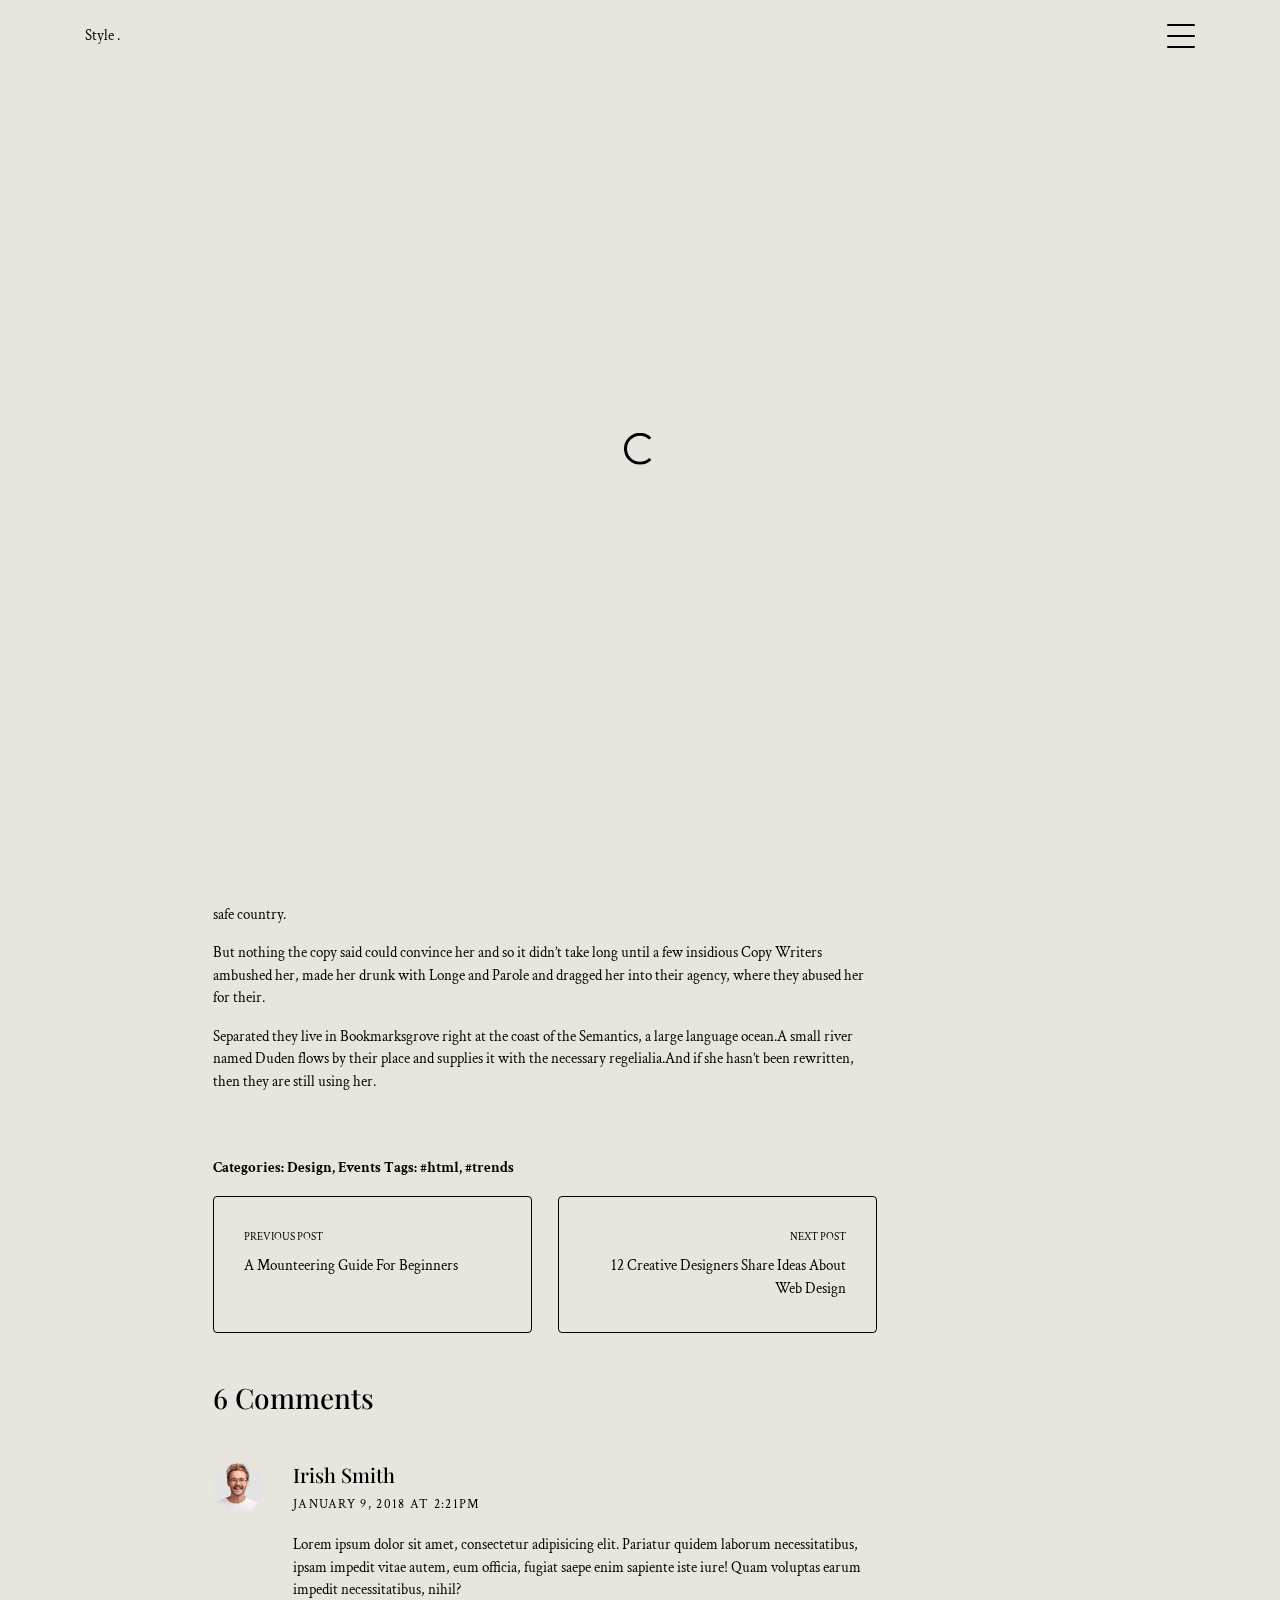
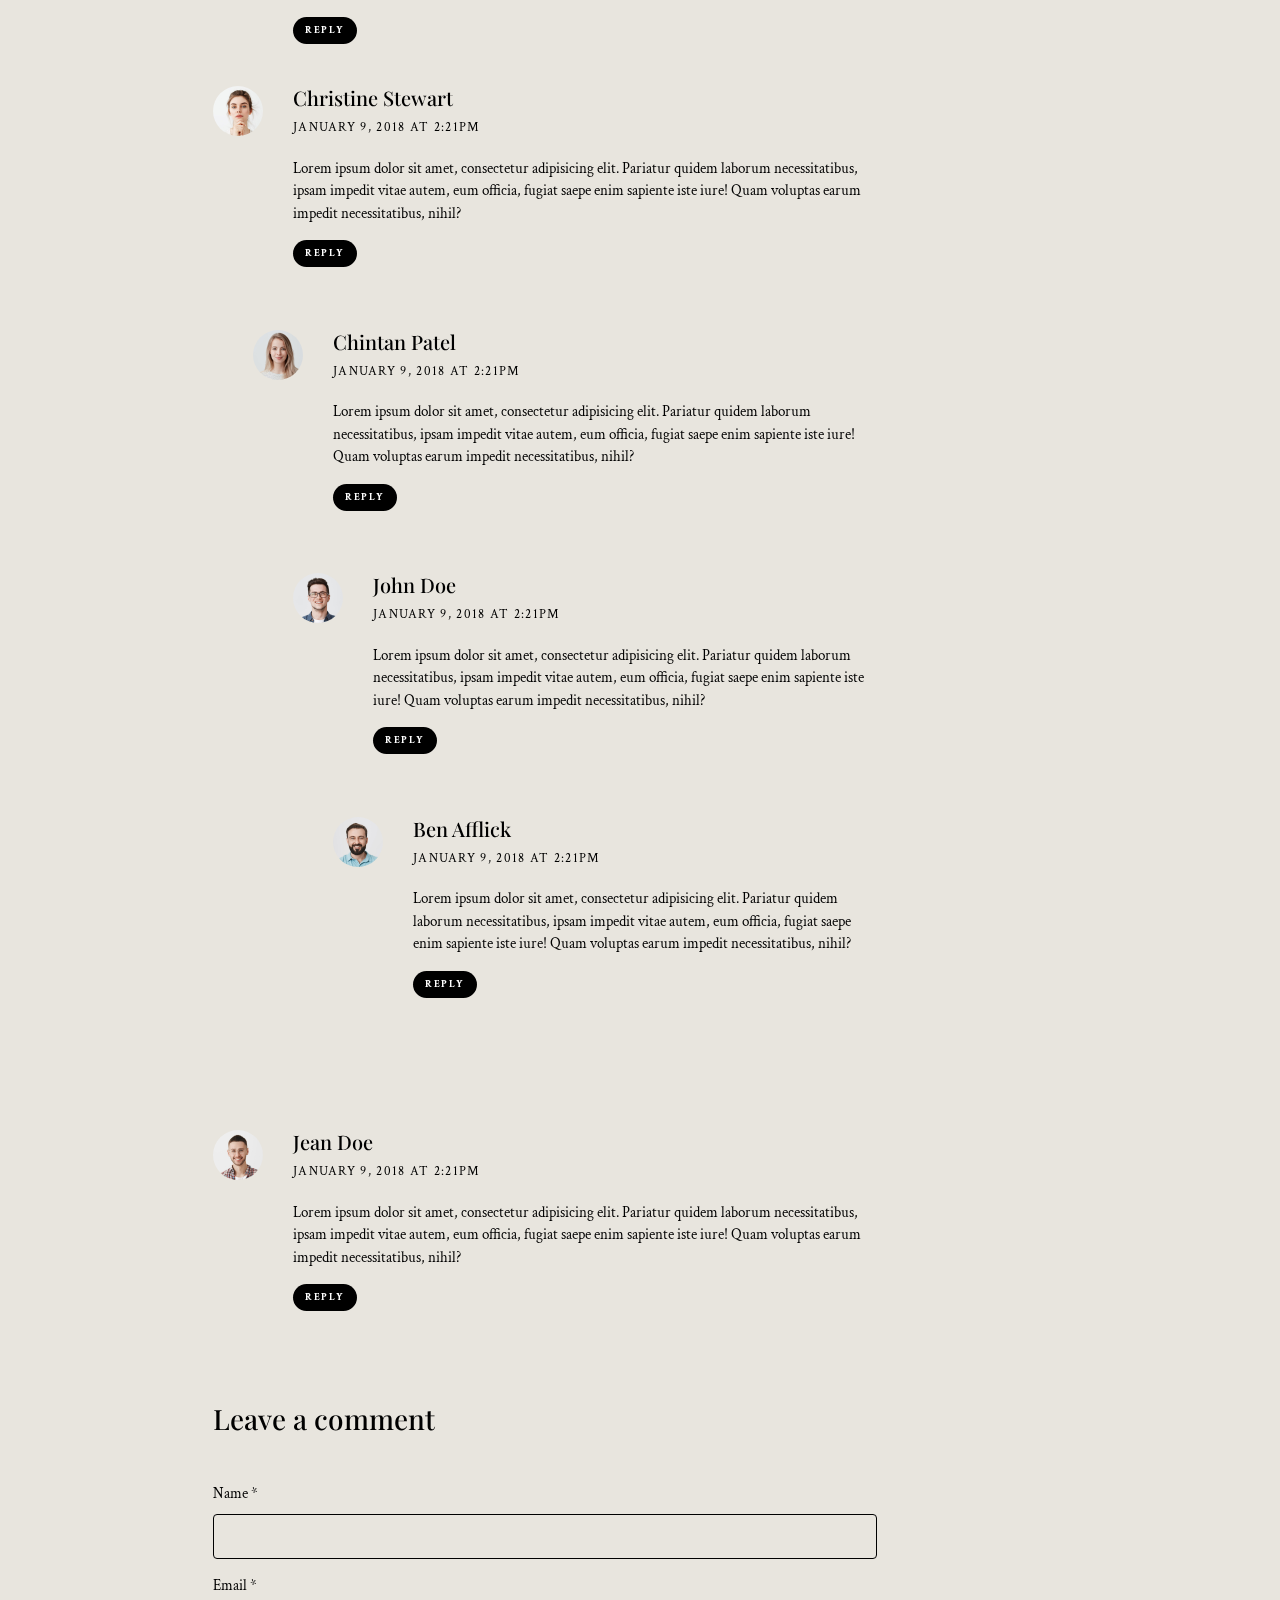
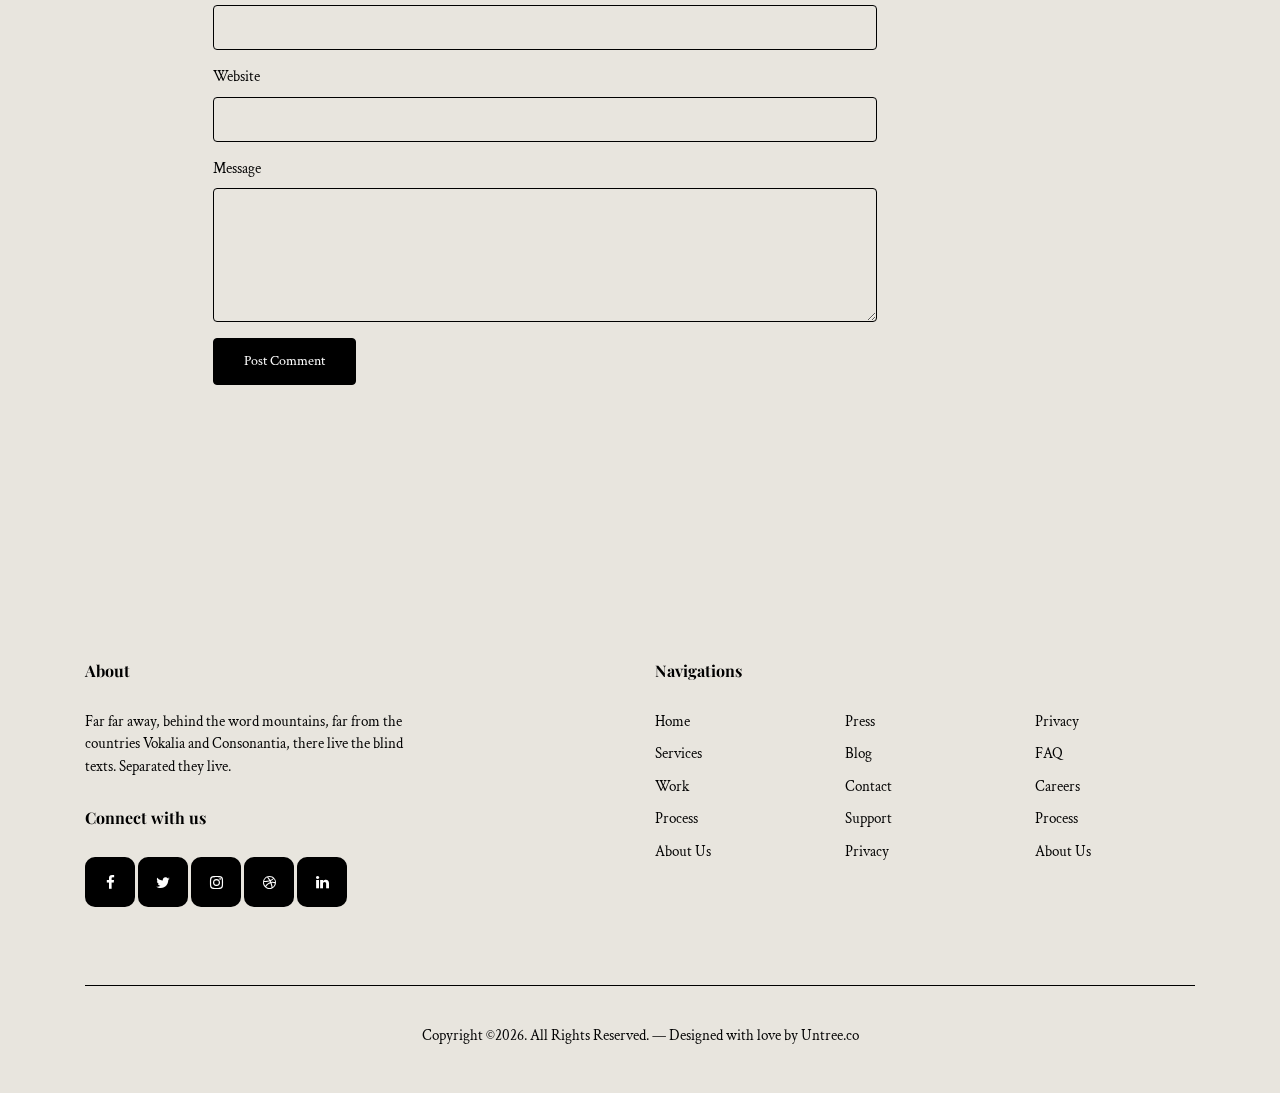
<file: single.html>
<!-- /*
* Template Name: Style
* Template Author: Untree.co
* Tempalte URI: https://untree.co/
* License: https://creativecommons.org/licenses/by/3.0/
*/ -->
<!doctype html>
<html lang="en">
<head>
  <meta charset="utf-8">
  <meta name="viewport" content="width=device-width, initial-scale=1, shrink-to-fit=no">
  <meta name="author" content="Untree.co">
  <link rel="shortcut icon" href="favicon.png">

  <meta name="description" content="" />
  <meta name="keywords" content="free template, bootstrap, bootstrap4" />

  <link rel="preconnect" href="https://fonts.gstatic.com">
  <link href="https://fonts.googleapis.com/css2?family=Crimson+Text:ital@0;1&family=Playfair+Display:ital,wght@0,400;0,700;1,400;1,700&display=swap" rel="stylesheet">
  
  <link rel="stylesheet" href="css/bootstrap.min.css">
  <link rel="stylesheet" href="css/animate.min.css">
  <link rel="stylesheet" href="css/owl.carousel.min.css">
  <link rel="stylesheet" href="css/owl.theme.default.min.css">
  <link rel="stylesheet" href="fonts/icomoon/style.css">
  <link rel="stylesheet" href="fonts/feather/style.css">
  <link rel="stylesheet" href="fonts/flaticon/font/flaticon.css">
  <link rel="stylesheet" href="css/jquery.fancybox.min.css">
  <link rel="stylesheet" href="css/aos.css">
  <link rel="stylesheet" href="css/style.css">

  <title>Style Free HTML Template by Untree.co</title>
</head>
<body>
  <div class="lines-wrap">
    <div class="lines-inner">
      <div class="lines"></div>
    </div>
  </div>
  <!-- END lines -->


  <div class="site-mobile-menu site-navbar-target">
    <div class="site-mobile-menu-header">
      <div class="site-mobile-menu-close">
        <span class="icofont-close js-menu-toggle"></span>
      </div>
    </div>
    <div class="site-mobile-menu-body"></div>
  </div>


  <nav class="site-nav">
    <div class="container">
      <div class="site-navigation">
        <a href="index.html" class="logo float-left m-0">Style <span class="text-primary">.</span></a>

        <ul class="js-clone-nav d-none d-lg-inline-noone text-left site-menu">
          <li><a href="index.html">Home</a></li>
          <li class="has-children">
            <a href="#">Pages</a>
            <ul class="dropdown">
              <li><a href="portfolio.html">Portfolio</a></li>
              <li class="active"><a href="blog.html">Blog</a></li>
              <li><a href="single.html">Single</a></li>
              <li><a href="about.html">About</a></li>
              <li><a href="contact.html">Contact</a></li>

              <li class="has-children">
                <a href="#">Menu Two</a>
                <ul class="dropdown">
                  <li><a href="#">Sub Menu One</a></li>
                  <li><a href="#">Sub Menu Two</a></li>
                  <li><a href="#">Sub Menu Three</a></li>
                </ul>
              </li>
              <li><a href="#">Menu Three</a></li>
            </ul>
          </li>
          <li><a href="portfolio.html">Portfolio</a></li>
          <li><a href="elements.html">Elements</a></li>
          <li><a href="about.html">About</a></li>
          <li><a href="contact.html">Contact Us</a></li>
        </ul>

        <a href="#" class="burger ml-auto float-right site-menu-toggle js-menu-toggle d-inline-block d-lg-block" data-toggle="collapse" data-target="#main-navbar">
          <span></span>
        </a>

      </div>
    </div>
  </nav>


  <div class="custom-hero">
    <div class="container">
      <div class="row justify-content-center">
        <div class="col-lg-8">
          <h1 class="hero-heading">VS Code Extensions for HTML</h1>
          <div  class="line js-line mx-auto mb-3 my-3"></div>
          <p class="sub-text">By Joefrey Mahusay <span class="mx-3">&bullet;</span> on Jun 13, 2021 </p>
        </div>
      </div>
    </div>
  </div>

  <div class="site-section">
    <div class="container article">
      <div class="row justify-content-center align-items-stretch">

        <article class="col-lg-8 order-lg-2 px-lg-5">
          <p>Far far away, behind the word mountains, far from the countries Vokalia and Consonantia, there live the blind texts. Separated they live in Bookmarksgrove right at the coast of the Semantics, a large language ocean.</p>

          <p>A small river named Duden flows by their place and supplies it with the necessary regelialia. It is a paradisematic country, in which roasted parts of sentences fly into your mouth.</p>

          <h3>Even the all-powerful...</h3>
          <p>Even the all-powerful Pointing has no control about the blind texts it is an almost unorthographic life One day however a small line of blind text by the name of Lorem Ipsum decided to leave for the far World of Grammar.</p>

          <p>The Big Oxmox advised her not to do so, because there were thousands of bad Commas, wild Question Marks and devious Semikoli, but the Little Blind Text didn’t listen. She packed her seven versalia, put her initial into the belt and made herself on the way.</p>

          <p>When she reached the first hills of the Italic Mountains, she had a last view back on the skyline of her hometown Bookmarksgrove, the headline of Alphabet Village and the subline of her own road, the Line Lane. Pityful a rethoric question ran over her cheek, then she continued her way.</p>

          <h3>On her way she met a copy</h3>
          <p>Separated they live in Bookmarksgrove right at the coast of the Semantics, a large language ocean.</p>
          <p>A small river named Duden flows by their place and supplies it with the necessary regelialia.</p>
          <p>And if she hasn’t been rewritten, then they are still using her.
          On her way she met a copy. The copy warned the Little Blind Text, that where it came from it would have been rewritten a thousand times and everything that was left from its origin would be the word "and" and the Little Blind Text should turn around and return to its own, safe country. </p>

          <p>But nothing the copy said could convince her and so it didn’t take long until a few insidious Copy Writers ambushed her, made her drunk with Longe and Parole and dragged her into their agency, where they abused her for their.</p>

          <p>Separated they live in Bookmarksgrove right at the coast of the Semantics, a large language ocean.A small river named Duden flows by their place and supplies it with the necessary regelialia.And if she hasn’t been rewritten, then they are still using her.</p>



          <div class="pt-5 categories_tags ">
            <p>Categories:  <a href="#">Design</a>, <a href="#">Events</a>  Tags: <a href="#">#html</a>, <a href="#">#trends</a></p>
          </div>

          <div class="post-single-navigation d-flex align-items-stretch">
            <a href="#" class="mr-auto w-50 pr-4">
              <span class="d-block">Previous Post</span>
              A Mounteering Guide For Beginners
            </a>
            <a href="#" class="ml-auto w-50 text-right pl-4">
              <span class="d-block">Next Post</span>
              12 Creative Designers Share Ideas About Web Design
            </a>
          </div>


          <div class="pt-5">
            <h3 class="mb-5">6 Comments</h3>
            <ul class="comment-list">
              <li class="comment">
                <div class="vcard bio">
                  <img src="images/person_6-min.jpg" alt="Image placeholder">
                </div>
                <div class="comment-body">
                  <h3>Irish Smith</h3>
                  <div class="meta">January 9, 2018 at 2:21pm</div>
                  <p>Lorem ipsum dolor sit amet, consectetur adipisicing elit. Pariatur quidem laborum necessitatibus, ipsam impedit vitae autem, eum officia, fugiat saepe enim sapiente iste iure! Quam voluptas earum impedit necessitatibus, nihil?</p>
                  <p><a href="#" class="reply">Reply</a></p>
                </div>
              </li>

              <li class="comment">
                <div class="vcard bio">
                  <img src="images/person_5-min.jpg" alt="Image placeholder">
                </div>
                <div class="comment-body">
                  <h3>Christine Stewart</h3>
                  <div class="meta">January 9, 2018 at 2:21pm</div>
                  <p>Lorem ipsum dolor sit amet, consectetur adipisicing elit. Pariatur quidem laborum necessitatibus, ipsam impedit vitae autem, eum officia, fugiat saepe enim sapiente iste iure! Quam voluptas earum impedit necessitatibus, nihil?</p>
                  <p><a href="#" class="reply">Reply</a></p>
                </div>

                <ul class="children">
                  <li class="comment">
                    <div class="vcard bio">
                      <img src="images/person_4-min.jpg" alt="Image placeholder">
                    </div>
                    <div class="comment-body">
                      <h3>Chintan Patel</h3>
                      <div class="meta">January 9, 2018 at 2:21pm</div>
                      <p>Lorem ipsum dolor sit amet, consectetur adipisicing elit. Pariatur quidem laborum necessitatibus, ipsam impedit vitae autem, eum officia, fugiat saepe enim sapiente iste iure! Quam voluptas earum impedit necessitatibus, nihil?</p>
                      <p><a href="#" class="reply">Reply</a></p>
                    </div>


                    <ul class="children">
                      <li class="comment">
                        <div class="vcard bio">
                          <img src="images/person_3-min.jpg" alt="Image placeholder">
                        </div>
                        <div class="comment-body">
                          <h3>John Doe</h3>
                          <div class="meta">January 9, 2018 at 2:21pm</div>
                          <p>Lorem ipsum dolor sit amet, consectetur adipisicing elit. Pariatur quidem laborum necessitatibus, ipsam impedit vitae autem, eum officia, fugiat saepe enim sapiente iste iure! Quam voluptas earum impedit necessitatibus, nihil?</p>
                          <p><a href="#" class="reply">Reply</a></p>
                        </div>

                        <ul class="children">
                          <li class="comment">
                            <div class="vcard bio">
                              <img src="images/person_2-min.jpg" alt="Image placeholder">
                            </div>
                            <div class="comment-body">
                              <h3>Ben Afflick</h3>
                              <div class="meta">January 9, 2018 at 2:21pm</div>
                              <p>Lorem ipsum dolor sit amet, consectetur adipisicing elit. Pariatur quidem laborum necessitatibus, ipsam impedit vitae autem, eum officia, fugiat saepe enim sapiente iste iure! Quam voluptas earum impedit necessitatibus, nihil?</p>
                              <p><a href="#" class="reply">Reply</a></p>
                            </div>
                          </li>
                        </ul>
                      </li>
                    </ul>
                  </li>
                </ul>
              </li>

              <li class="comment">
                <div class="vcard bio">
                  <img src="images/person_1-min.jpg" alt="Image placeholder">
                </div>
                <div class="comment-body">
                  <h3>Jean Doe</h3>
                  <div class="meta">January 9, 2018 at 2:21pm</div>
                  <p>Lorem ipsum dolor sit amet, consectetur adipisicing elit. Pariatur quidem laborum necessitatibus, ipsam impedit vitae autem, eum officia, fugiat saepe enim sapiente iste iure! Quam voluptas earum impedit necessitatibus, nihil?</p>
                  <p><a href="#" class="reply">Reply</a></p>
                </div>
              </li>
            </ul>
            <!-- END comment-list -->

            <div class="comment-form-wrap pt-5">
              <h3 class="mb-5">Leave a comment</h3>
              <form action="#" class="">
                <div class="form-group">
                  <label for="name">Name *</label>
                  <input type="text" class="form-control" id="name">
                </div>
                <div class="form-group">
                  <label for="email">Email *</label>
                  <input type="email" class="form-control" id="email">
                </div>
                <div class="form-group">
                  <label for="website">Website</label>
                  <input type="url" class="form-control" id="website">
                </div>

                <div class="form-group">
                  <label for="message">Message</label>
                  <textarea name="message" id="message" cols="30" rows="5" class="form-control"></textarea>
                </div>
                <div class="form-group">
                  <input type="submit" value="Post Comment" class="btn btn-primary btn-md">
                </div>

              </form>
            </div>
          </div>


        </article>

        <div class="col-md-12 col-lg-1 order-lg-1">
          <div class="share sticky-top">
            <h3>Share</h3>
            <ul class="list-unstyled share-article">
              <li><a href="#"><span class="icon-facebook"></span></a></li>
              <li><a href="#"><span class="icon-twitter"></span></a></li>
              <li><a href="#"><span class="icon-pinterest"></span></a></li>
            </ul>
          </div>
        </div>
        <div class="col-lg-3 mb-5 mb-lg-0 order-lg-3">

          <div class="mb-4">
            <a href="https://vimeo.com/342333493" data-fancybox class="video-wrap">
              <span class="play-wrap"><span class="icon-play"></span></span>
              <img src="images/img_h_5-min.jpg" alt="Image" class="img-fluid rounded">
            </a>
          </div>  

          <div class="share floating-block sticky-top">

            <h2 class="mb-3 text-black">Subscribe to Newsletter</h2>
            <p>Far far away behind the word mountains far from.</p>
            <form action="#">
              <input type="email" class="form-control mb-2" placeholder="Enter email">
              <input type="submit" value="Subscribe" class="btn btn-primary btn-block">
            </form>
          </div>
        </div>
      </div>
    </div>
  </div>



  
  <div class="site-footer">
    <div class="container">
      <div class="row justify-content-between">
        <div class="col-lg-4">
          <div class="widget">
            <h3>About</h3>
            <p>Far far away, behind the word mountains, far from the countries Vokalia and Consonantia, there live the blind texts. Separated they live.</p>
          </div>
          <div class="widget">
            <h3>Connect with us</h3>
            <ul class="social list-unstyled">
              <li><a href="#"><span class="icon-facebook"></span></a></li>
              <li><a href="#"><span class="icon-twitter"></span></a></li>
              <li><a href="#"><span class="icon-instagram"></span></a></li>
              <li><a href="#"><span class="icon-dribbble"></span></a></li>
              <li><a href="#"><span class="icon-linkedin"></span></a></li>
            </ul>
          </div>
        </div>
        <div class="col-lg-6">
          <div class="row">
            <div class="col-12">
              <div class="widget">
                <h3>Navigations</h3>
              </div>
            </div>
            <div class="col-6 col-sm-6 col-md-4">
              <div class="widget">
                <ul class="links list-unstyled">
                  <li><a href="#">Home</a></li>
                  <li><a href="#">Services</a></li>
                  <li><a href="#">Work</a></li>
                  <li><a href="#">Process</a></li>
                  <li><a href="#">About Us</a></li>
                </ul>
              </div>
            </div>
            <div class="col-6 col-sm-6 col-md-4">
              <div class="widget">
                <ul class="links list-unstyled">
                  <li><a href="#">Press</a></li>
                  <li><a href="#">Blog</a></li>
                  <li><a href="#">Contact</a></li>
                  <li><a href="#">Support</a></li>
                  <li><a href="#">Privacy</a></li>
                </ul>
              </div>
            </div>
            <div class="col-6 col-sm-6 col-md-4">
              <div class="widget">
                <ul class="links list-unstyled">
                  <li><a href="#">Privacy</a></li>
                  <li><a href="#">FAQ</a></li>
                  <li><a href="#">Careers</a></li>
                  <li><a href="#">Process</a></li>
                  <li><a href="#">About Us</a></li>
                </ul>
              </div>
            </div>
          </div>
        </div>
      </div>

      <div class="row justify-content-center text-center copyright">
        <div class="col-md-8">
          <p>Copyright &copy;<script>document.write(new Date().getFullYear());</script>. All Rights Reserved. &mdash; Designed with love by <a href="https://untree.co">Untree.co</a> <!-- License information: https://untree.co/license/ -->
          </p>
        </div>
      </div>
    </div>
  </div>


  <div id="overlayer"></div>
  <div class="loader">
    <div class="spinner-border" role="status">
      <span class="sr-only">Loading...</span>
    </div>
  </div>

  <script src="js/jquery-3.5.1.min.js"></script>
  <script src="js/jquery-migrate-3.0.0.min.js"></script>
  <script src="js/popper.min.js"></script>
  <script src="js/bootstrap.min.js"></script>
  <script src="js/owl.carousel.min.js"></script>
  <script src="js/aos.js"></script>
  <script src="js/imagesloaded.pkgd.js"></script>
  <script src="js/isotope.pkgd.min.js"></script>
  <script src="js/jquery.animateNumber.min.js"></script>
  <script src="js/jquery.stellar.min.js"></script>
  <script src="js/jarallax.min.js"></script>
  <script src="js/jarallax-element.min.js"></script>
  <script src="js/jquery.waypoints.min.js"></script>
  <script src="js/jquery.fancybox.min.js"></script>

  <script src="js/jquery.lettering.js"></script>


  <script src="js/TweenMax.min.js"></script>
  <script src="js/ScrollMagic.min.js"></script>
  <script src="js/scrollmagic.animation.gsap.min.js"></script>
  <script src="js/debug.addIndicators.min.js"></script>


  <script src="js/custom.js"></script>

  
</body>
</html>
</file>
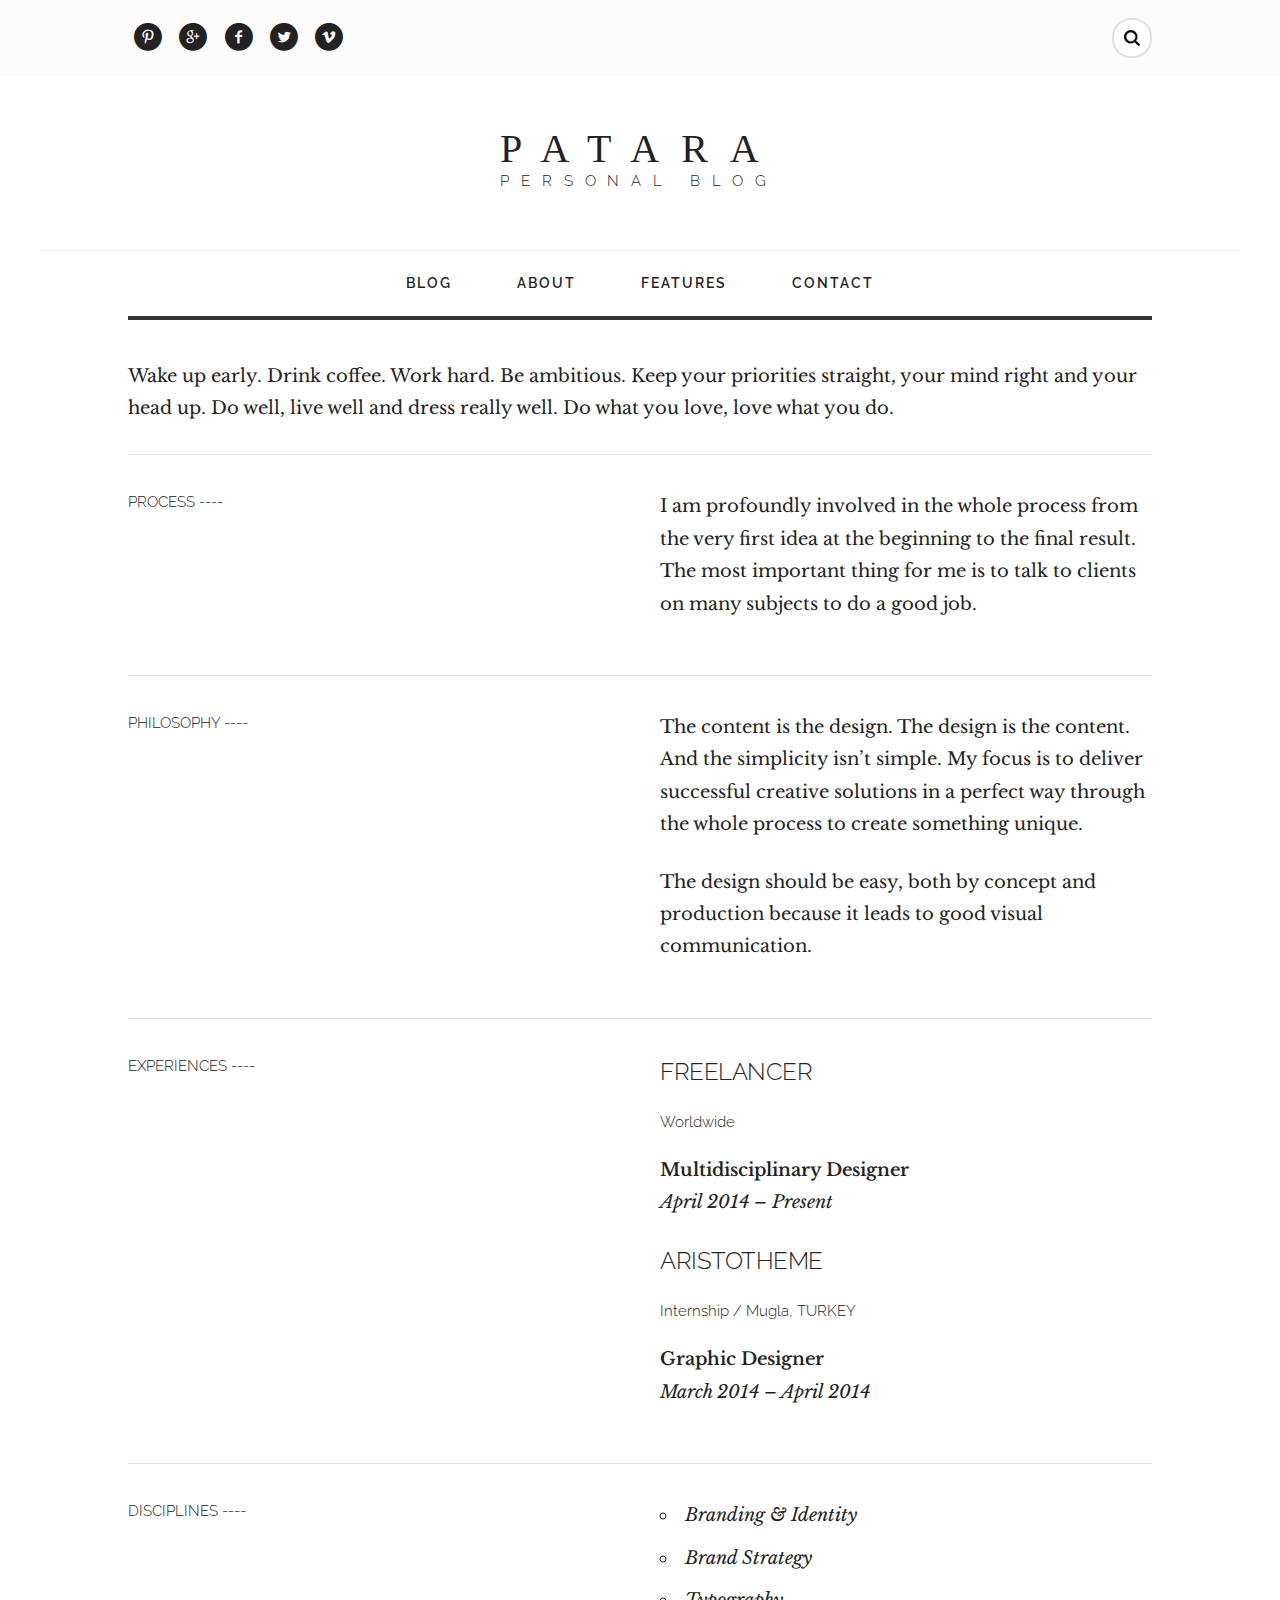
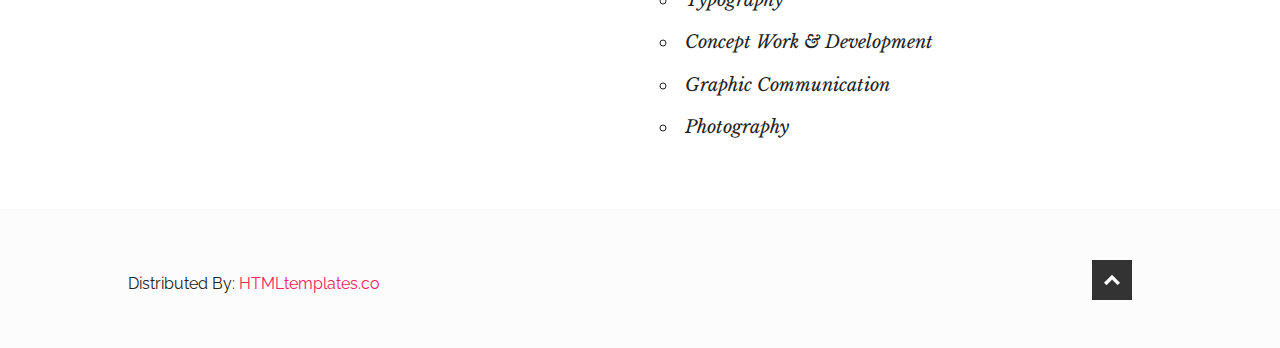
<file: 2/about.html>
<!DOCTYPE html>
<!--[if lt IE 7]>      <html class="no-js lt-ie9 lt-ie8 lt-ie7"> <![endif]-->
<!--[if IE 7]>         <html class="no-js lt-ie9 lt-ie8"> <![endif]-->
<!--[if IE 8]>         <html class="no-js lt-ie9"> <![endif]-->
<!--[if gt IE 8]><!--> <html class="no-js"> <!--<![endif]-->
	<head>
		<!-- Basic Page Needs
		–––––––––––––––––––––––––––––––––––––––––––––––––– -->
		<meta charset="utf-8">
		<meta http-equiv="X-UA-Compatible" content="IE=edge">
		<title>Patara Magazine & Blog Html Theme / Features</title>
		<meta name="description" content="">

		<!-- Mobile Specific Metas
		–––––––––––––––––––––––––––––––––––––––––––––––––– -->
		<meta name="viewport" content="width=device-width, initial-scale=1">

		<!-- FONT
		–––––––––––––––––––––––––––––––––––––––––––––––––– -->
	 	<link href='http://fonts.googleapis.com/css?family=Raleway:400,600,700,800' rel='stylesheet' type='text/css'>
	 	<link href="https://fonts.googleapis.com/css?family=Libre+Baskerville:400,700,400italic" rel="stylesheet" type="text/css">

		<!-- CSS
		–––––––––––––––––––––––––––––––––––––––––––––––––– -->
		<link rel="stylesheet" href="./css/styles.css">


		<!-- Favicon
		–––––––––––––––––––––––––––––––––––––––––––––––––– -->
		<link rel="shortcut icon" href="./favicon.ico"/>
	</head>

	<body>
		<!--[if lt IE 7]>
		<p class="browsehappy">You are using an <strong>outdated</strong> browser. Please <a href="http://browsehappy.com/">upgrade your browser</a> to improve your experience.</p>
		<![endif]-->

		<!-- Top Bar -->
		<section class="top-bar">
			<div class="container">
				<div class="row">
	
					<div class="box box-1">

						<div class="socials">
							<ul>
								<li><a href="#!"><i class="icon-pinterest-circled"></i></a></li>
								<li><a href="#!"><i class="icon-gplus-circled"></i></a></li>
								<li><a href="#!"><i class="icon-facebook-circled"></i></a></li>
								<li><a href="#!"><i class="icon-twitter-circled"></i></a></li>
								<li><a href="#!"><i class="icon-vimeo-circled"></i></a></li>
							</ul>
						</div>
					</div>
					<div class="box box-2">

						<form class="search-box">
							<div class="btn-close"></div>
							<p>
								<input class="search_bar" type="text" value="" placeholder="Search" data-active-placeholder="Type to search...">
							</p>
							<p class="help">
								Press <strong>return</strong> to search. Press <strong>Esc</strong> to cancel.
							</p>
						</form>

					</div>
				</div>

			</div>
		</section>

		<!-- Header -->
		<header class="header">
			<div class="container">
				<div class="logo">
					<a href="index.html">
						<h1>PATARA</h1>
						<h6>Personal Blog</h6>
					</a>
				</div>
			</div>
		</header>

		<!-- Main Nav -->
		<nav class="nav container">
			 
			<ul>
				<li><a href="index.html">Blog</a></li>
				<li><a href="about.html">About</a></li>
				<li><a href="features.html">Features</a></li>
				<li><a href="contact.html">Contact</a></li>

			</ul>
				
		</nav>

		<section class="sub-page container">


				<p>Wake up early. Drink coffee. Work hard. Be ambitious. Keep your priorities straight, your mind right and your head up. Do well, live well and dress really well. Do what you love, love what you do.</p>

				<hr/>

				<div class="row">
					<div class="six columns">
						<h6>PROCESS ----</h6>
					</div>
					<div class="six columns">
						<p>I am profoundly involved in the whole process from the very first idea at the beginning to the final result. The most important thing for me is to talk to clients on many subjects to do a good job.</p>
					</div>
				</div>

				<hr/>

				<div class="row">
					<div class="six columns">
						<h6>PHILOSOPHY ----</h6>
					</div>
					<div class="six columns">
						<p>The content is the design. The design is the content. And the simplicity isn’t simple. My focus is to deliver successful creative solutions in a perfect way through the whole process to create something unique.</p>

						<p>The design should be easy, both by concept and production because it leads to good visual communication.</p>
					</div>
				</div>

				<hr/>

				<div class="row">
					<div class="six columns">
						<h6>EXPERIENCES ----</h6>
					</div>
					<div class="six columns">
						<h5>FREELANCER </h5> 
						<h6>Worldwide</h6>
						<strong>Multidisciplinary Designer</strong>
						<p><i>April 2014 – Present</i></p>

						<h5>ARISTOTHEME</h5> 
						<h6>Internship / Mugla, TURKEY</h6>
						<strong>Graphic Designer</strong>
						<p><i>March 2014 – April 2014</i></p>
					</div>
				</div>

				<hr/>

				<div class="row">
					<div class="six columns">
						<h6>DISCIPLINES ----</h6>
					</div>
					<div class="six columns">
						<ul>
							<li><i>Branding & Identity</i></li>
							<li><i>Brand Strategy</i></li>
							<li><i>Typography</i></li>
							<li><i>Concept Work & Development</i></li>
							<li><i>Graphic Communication</i></li>
							<li><i>Photography</i></li>
						</ul>
					</div>
				</div>

				
		</section>

		<!-- Footer -->
		<footer>
			<div class="inner">
				<div class="container">
					<div class="copyright">
						<span class="sub">Distributed By: <a class="" href="https://htmltemplates.co" target="_blank">HTMLtemplates.co</a></span>
					</div>


					<a href="#0" class="backtotop">Top</a>


				</div>
			</div>
		</footer>


		<script src="js/scripts.js"></script>

		<script>
		
			$('article #info').readmore({
				speed: 600,
				moreLink: '<a class="button-text" href="#">Read More <span>&darr;</span></a>',
				lessLink: '<a class="button-text" href="#">Read Less <span>&uarr;</span></a>',
				collapsedHeight: 120,
				heightMargin: 20,
				afterToggle: function(trigger, element, expanded) {
						if(! expanded) { // The "Close" link was clicked
						$('html, body').animate({scrollTop: element.offset().top}, {duration: 300});
					}
				}
			});

	  	</script>

	</body>

</html>
</file>
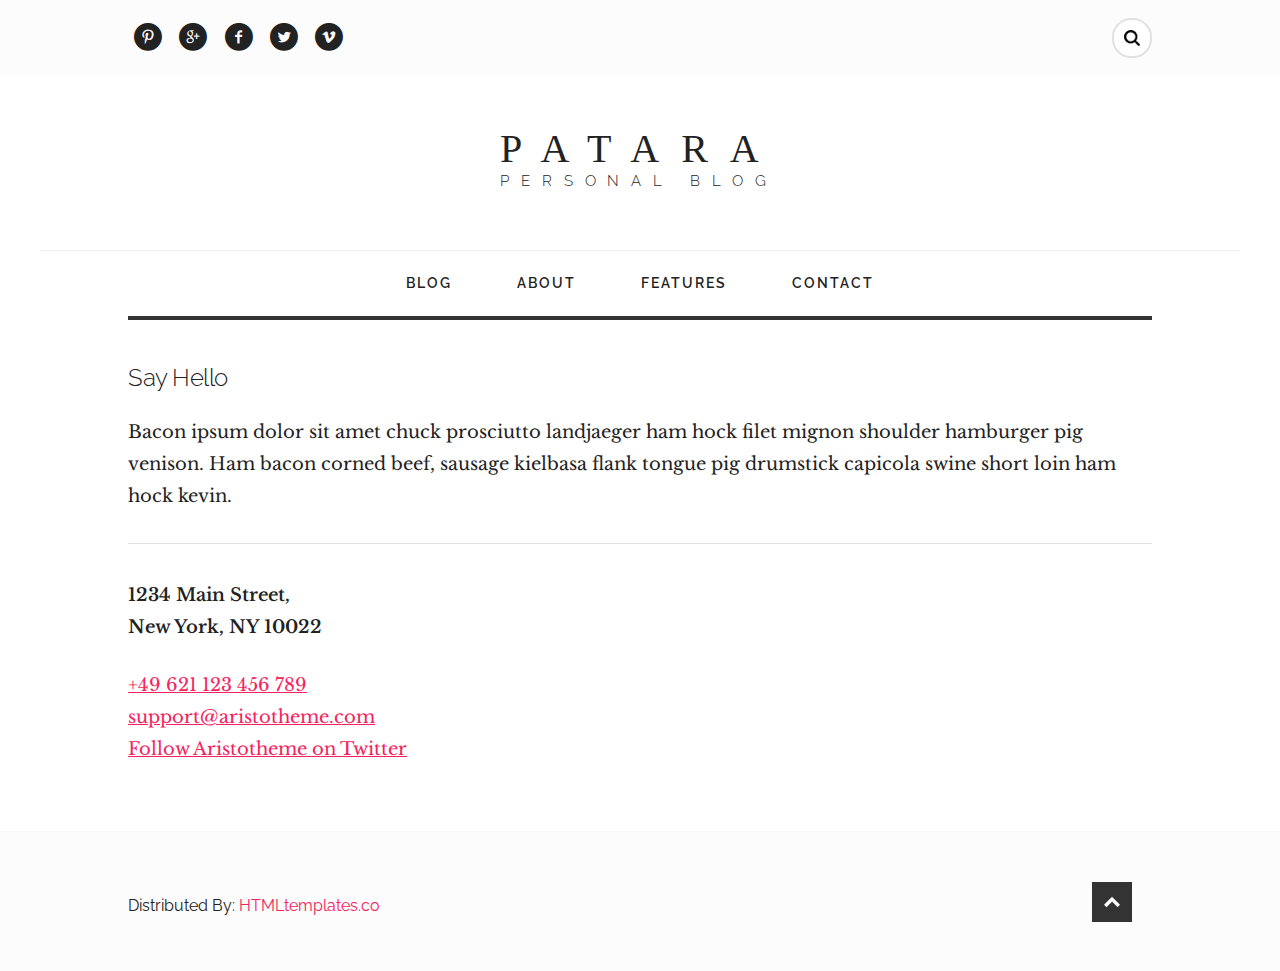
<file: 2/contact.html>
<!DOCTYPE html>
<!--[if lt IE 7]>      <html class="no-js lt-ie9 lt-ie8 lt-ie7"> <![endif]-->
<!--[if IE 7]>         <html class="no-js lt-ie9 lt-ie8"> <![endif]-->
<!--[if IE 8]>         <html class="no-js lt-ie9"> <![endif]-->
<!--[if gt IE 8]><!--> <html class="no-js"> <!--<![endif]-->
	<head>
		<!-- Basic Page Needs
		–––––––––––––––––––––––––––––––––––––––––––––––––– -->
		<meta charset="utf-8">
		<meta http-equiv="X-UA-Compatible" content="IE=edge">
		<title>Patara Magazine & Blog Html Theme / Features</title>
		<meta name="description" content="">

		<!-- Mobile Specific Metas
		–––––––––––––––––––––––––––––––––––––––––––––––––– -->
		<meta name="viewport" content="width=device-width, initial-scale=1">

		<!-- FONT
		–––––––––––––––––––––––––––––––––––––––––––––––––– -->
	 	<link href='http://fonts.googleapis.com/css?family=Raleway:400,600,700,800' rel='stylesheet' type='text/css'>
	 	<link href="https://fonts.googleapis.com/css?family=Libre+Baskerville:400,700,400italic" rel="stylesheet" type="text/css">

		<!-- CSS
		–––––––––––––––––––––––––––––––––––––––––––––––––– -->
		<link rel="stylesheet" href="./css/styles.css">


		<!-- Favicon
		–––––––––––––––––––––––––––––––––––––––––––––––––– -->
		<link rel="shortcut icon" href="./favicon.ico"/>
	</head>

	<body>
		<!--[if lt IE 7]>
		<p class="browsehappy">You are using an <strong>outdated</strong> browser. Please <a href="http://browsehappy.com/">upgrade your browser</a> to improve your experience.</p>
		<![endif]-->

		<!-- Top Bar -->
		<section class="top-bar">
			<div class="container">
				<div class="row">
	
					<div class="box box-1">

						<div class="socials">
							<ul>
								<li><a href="#!"><i class="icon-pinterest-circled"></i></a></li>
								<li><a href="#!"><i class="icon-gplus-circled"></i></a></li>
								<li><a href="#!"><i class="icon-facebook-circled"></i></a></li>
								<li><a href="#!"><i class="icon-twitter-circled"></i></a></li>
								<li><a href="#!"><i class="icon-vimeo-circled"></i></a></li>
							</ul>
						</div>
					</div>
					<div class="box box-2">

						<form class="search-box">
							<div class="btn-close"></div>
							<p>
								<input class="search_bar" type="text" value="" placeholder="Search" data-active-placeholder="Type to search...">
							</p>
							<p class="help">
								Press <strong>return</strong> to search. Press <strong>Esc</strong> to cancel.
							</p>
						</form>

					</div>
				</div>

			</div>
		</section>

		<!-- Header -->
		<header class="header">
			<div class="container">
				<div class="logo">
					<a href="index.html">
						<h1>PATARA</h1>
						<h6>Personal Blog</h6>
					</a>
				</div>
			</div>
		</header>

		<!-- Main Nav -->
		<nav class="nav container">
			 
			<ul>
				<li><a href="index.html">Blog</a></li>
				<li><a href="about.html">About</a></li>
				<li><a href="features.html">Features</a></li>
				<li><a href="contact.html">Contact</a></li>

			</ul>
				
		</nav>

		<section class="sub-page container">


		  	<h5>Say Hello</h5>
			<p>Bacon ipsum dolor sit amet chuck prosciutto landjaeger ham hock filet mignon shoulder hamburger pig venison. Ham bacon corned beef, sausage kielbasa flank tongue pig drumstick capicola swine short loin ham hock kevin.</p>
			<hr>
			<p><strong>1234 Main Street,</strong><br>
			<strong>New York, NY 10022</strong></p>
			<p><a href="tel:+49621123456789">+49 621 123 456 789</a><br>
			<a href="mailto:support@aristotheme.com">support@aristotheme.com</a><br>
			<a href="https://twitter.com/aristotheme">Follow Aristotheme on Twitter</a></p>

				
		</section>

		<!-- Footer -->
		<footer>
			<div class="inner">
				<div class="container">
					<div class="copyright">
						<span class="sub">Distributed By: <a class="" href="https://htmltemplates.co" target="_blank">HTMLtemplates.co</a></span>
					</div>


					<a href="#0" class="backtotop">Top</a>


				</div>
			</div>
		</footer>


		<script src="js/scripts.js"></script>

		<script>
		
			$('article #info').readmore({
				speed: 600,
				moreLink: '<a class="button-text" href="#">Read More <span>&darr;</span></a>',
				lessLink: '<a class="button-text" href="#">Read Less <span>&uarr;</span></a>',
				collapsedHeight: 120,
				heightMargin: 20,
				afterToggle: function(trigger, element, expanded) {
						if(! expanded) { // The "Close" link was clicked
						$('html, body').animate({scrollTop: element.offset().top}, {duration: 300});
					}
				}
			});

	  	</script>

	</body>

</html>
</file>
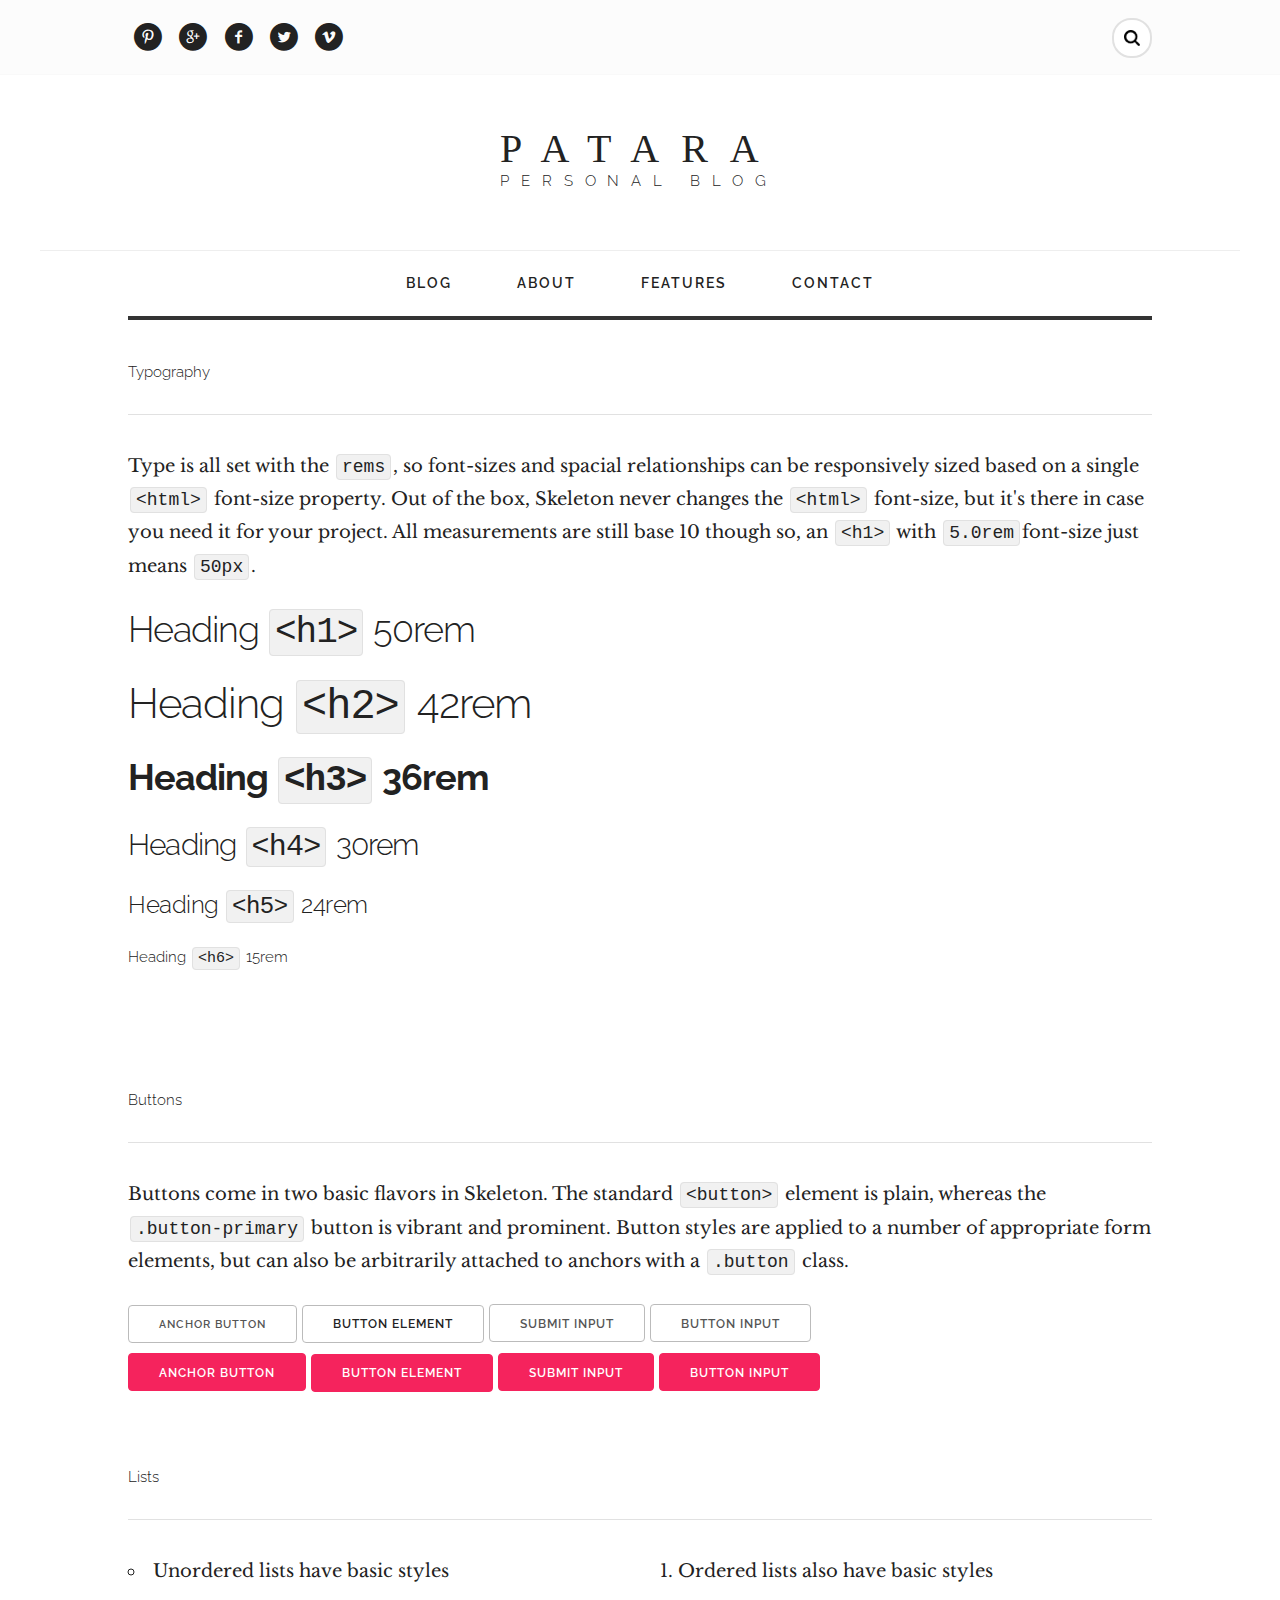
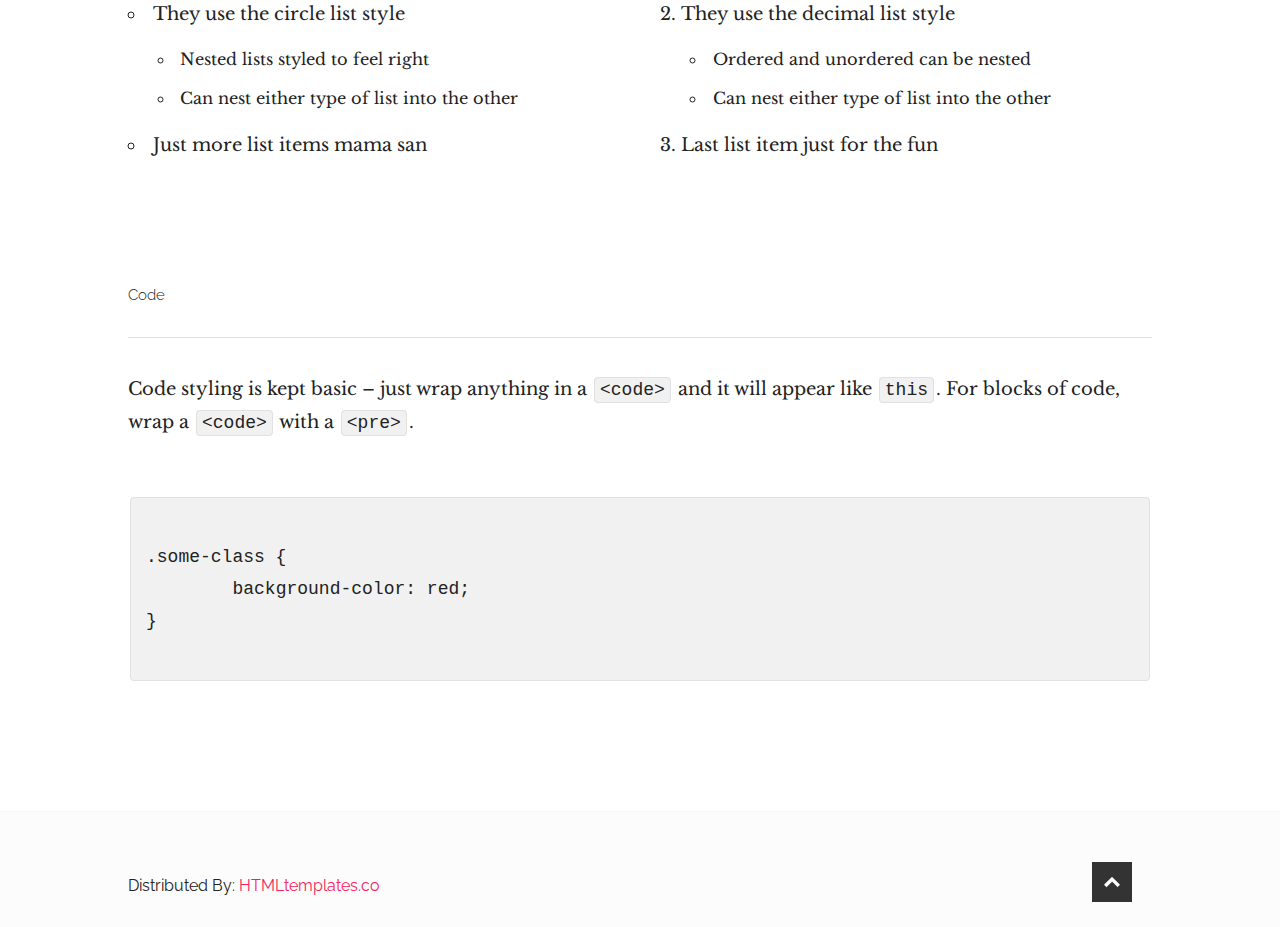
<file: 2/features.html>
<!DOCTYPE html>
<!--[if lt IE 7]>      <html class="no-js lt-ie9 lt-ie8 lt-ie7"> <![endif]-->
<!--[if IE 7]>         <html class="no-js lt-ie9 lt-ie8"> <![endif]-->
<!--[if IE 8]>         <html class="no-js lt-ie9"> <![endif]-->
<!--[if gt IE 8]><!--> <html class="no-js"> <!--<![endif]-->
	<head>
		<!-- Basic Page Needs
		–––––––––––––––––––––––––––––––––––––––––––––––––– -->
		<meta charset="utf-8">
		<meta http-equiv="X-UA-Compatible" content="IE=edge">
		<title>Patara Magazine & Blog Html Theme / Features</title>
		<meta name="description" content="">

		<!-- Mobile Specific Metas
		–––––––––––––––––––––––––––––––––––––––––––––––––– -->
		<meta name="viewport" content="width=device-width, initial-scale=1">

		<!-- FONT
		–––––––––––––––––––––––––––––––––––––––––––––––––– -->
	 	<link href='http://fonts.googleapis.com/css?family=Raleway:400,600,700,800' rel='stylesheet' type='text/css'>
	 	<link href="https://fonts.googleapis.com/css?family=Libre+Baskerville:400,700,400italic" rel="stylesheet" type="text/css">

		<!-- CSS
		–––––––––––––––––––––––––––––––––––––––––––––––––– -->
		<link rel="stylesheet" href="./css/styles.css">


		<!-- Favicon
		–––––––––––––––––––––––––––––––––––––––––––––––––– -->
		<link rel="shortcut icon" href="./favicon.ico"/>
	</head>

	<body>
		<!--[if lt IE 7]>
		<p class="browsehappy">You are using an <strong>outdated</strong> browser. Please <a href="http://browsehappy.com/">upgrade your browser</a> to improve your experience.</p>
		<![endif]-->

		<!-- Top Bar -->
		<section class="top-bar">
			<div class="container">
				<div class="row">
	
					<div class="box box-1">

						<div class="socials">
							<ul>
								<li><a href="#!"><i class="icon-pinterest-circled"></i></a></li>
								<li><a href="#!"><i class="icon-gplus-circled"></i></a></li>
								<li><a href="#!"><i class="icon-facebook-circled"></i></a></li>
								<li><a href="#!"><i class="icon-twitter-circled"></i></a></li>
								<li><a href="#!"><i class="icon-vimeo-circled"></i></a></li>
							</ul>
						</div>
					</div>
					<div class="box box-2">

						<form class="search-box">
							<div class="btn-close"></div>
							<p>
								<input class="search_bar" type="text" value="" placeholder="Search" data-active-placeholder="Type to search...">
							</p>
							<p class="help">
								Press <strong>return</strong> to search. Press <strong>Esc</strong> to cancel.
							</p>
						</form>

					</div>
				</div>

			</div>
		</section>

		<!-- Header -->
		<header class="header">
			<div class="container">
				<div class="logo">
					<a href="index.html">
						<h1>PATARA</h1>
						<h6>Personal Blog</h6>
					</a>
				</div>
			</div>
		</header>

		<!-- Main Nav -->
		<nav class="nav container">
			 
			<ul>
				<li><a href="index.html">Blog</a></li>
				<li><a href="about.html">About</a></li>
				<li><a href="features.html">Features</a></li>
				<li><a href="contact.html">Contact</a></li>

			</ul>
				
		</nav>

		<section class="sub-page container">

				<h6>Typography</h6>
				<hr/>

				<p>Type is all set with the <code>rems</code>, so font-sizes and spacial relationships can be responsively sized based on a single <code>&lt;html&gt;</code> font-size property. Out of the box, Skeleton never changes the <code>&lt;html&gt;</code> font-size, but it's there in case you need it for your project. All measurements are still base 10 though so, an <code>&lt;h1&gt;</code> with <code>5.0rem</code>font-size just means <code>50px</code>.</p>

				<h1>Heading<span> <code>&lt;h1&gt;</code> 50rem</span></h1>
			            <h2>Heading<span> <code>&lt;h2&gt;</code> 42rem</span></h2>
			            <h3>Heading<span> <code>&lt;h3&gt;</code> 36rem</span></h3>
			            <h4>Heading<span> <code>&lt;h4&gt;</code> 30rem</span></h4>
			            <h5>Heading<span> <code>&lt;h5&gt;</code> 24rem</span></h5>
			            <h6>Heading<span> <code>&lt;h6&gt;</code> 15rem</span></h6>

			            <br/><br/><br/>

			            <h6>Buttons</h6>
				<hr/>

				<p>Buttons come in two basic flavors in Skeleton. The standard <code>&lt;button&gt;</code> element is plain, whereas the <code>.button-primary</code> button is vibrant and prominent. Button styles are applied to a number of appropriate form elements, but can also be arbitrarily attached to anchors with a <code>.button</code> class.</p>

			 	
			            <a class="button" href="#">Anchor button</a>
			            <button>Button element</button>
			            <input type="submit" value="submit input">
			            <input type="button" value="button input">

			            <br/>

			            <a class="button button-primary" href="#">Anchor button</a>
				<button class="button-primary">Button element</button>
				<input class="button-primary" type="submit" value="submit input">
				<input class="button-primary" type="button" value="button input">

				<br/><br/><br/>

				<h6>Lists</h6>
				<hr/>

				<div class="row">

					<div class="six columns">
						<ul>
							<li>Unordered lists have basic styles</li>
							<li>
							They use the circle list style
								<ul>
									<li>Nested lists styled to feel right</li>
									<li>Can nest either type of list into the other</li>
								</ul>
							</li>
							<li>Just more list items mama san</li>
						</ul>
					</div>
					<div class="six columns">
						<ol>
						<li>Ordered lists also have basic styles</li>
						<li>
						They use the decimal list style
							<ul>
								<li>Ordered and unordered can be nested</li>
								<li>Can nest either type of list into the other</li>
							</ul>
						</li>
						<li>Last list item just for the fun</li>
						</ol>
					</div>
				</div>

				<br/><br/><br/>

				<h6>Code</h6>
				<hr/>

				<p>Code styling is kept basic – just wrap anything in a <code>&lt;code&gt;</code> and it will appear like <code>this</code>. For blocks of code, wrap a <code>&lt;code&gt;</code> with a <code>&lt;pre&gt;</code>.</p>

				<pre>
					<code>
.some-class {
	background-color: red;
}
					</code>
				</pre>

		</section>

		<!-- Footer -->
		<footer>
			<div class="inner">
				<div class="container">
					<div class="copyright">
						<span class="sub">Distributed By: <a class="" href="https://htmltemplates.co" target="_blank">HTMLtemplates.co</a></span>
					</div>


					<a href="#0" class="backtotop">Top</a>


				</div>
			</div>
		</footer>


		<script src="js/scripts.js"></script>

		<script>
		
			$('article #info').readmore({
				speed: 600,
				moreLink: '<a class="button-text" href="#">Read More <span>&darr;</span></a>',
				lessLink: '<a class="button-text" href="#">Read Less <span>&uarr;</span></a>',
				collapsedHeight: 120,
				heightMargin: 20,
				afterToggle: function(trigger, element, expanded) {
						if(! expanded) { // The "Close" link was clicked
						$('html, body').animate({scrollTop: element.offset().top}, {duration: 300});
					}
				}
			});

	  	</script>

	</body>

</html>
</file>
<file: css/style.css>
/*
* Template Name: Style
* Template Author: Untree.co
* Template License: https://creativecommons.org/licenses/by/3.0/
* Author URI: https://untree.co/

* Twitter: https://twitter.com/Untree_co
* Facebook: https://web.facebook.com/Untree.co/
*/
body {
  font-family: "Crimson Text", serif;
  line-height: 1.5;
  font-size: 15px;
  color: #000000;
  background: #E8E5DE; }
  body:before {
    content: "";
    position: fixed;
    top: 0;
    left: 0;
    z-index: 99;
    right: 0;
    bottom: 0;
    background: rgba(0, 0, 0, 0.2);
    opacity: 0;
    visibility: hidden;
    -webkit-transition: .3s all ease;
    -o-transition: .3s all ease;
    transition: .3s all ease; }
  body.offcanvas-menu:before {
    opacity: 1;
    visibility: visible; }

a {
  color: #000;
  -webkit-transition: .3s all ease;
  -o-transition: .3s all ease;
  transition: .3s all ease; }
  a:hover {
    color: #000;
    text-decoration: none; }

h1, h2, h3, h4, h5 {
  color: #000;
  font-family: "Playfair Display", serif; }

.text-primary {
  color: #000 !important; }

.text-black {
  color: #000000 !important; }

a.text-primary {
  color: #000 !important; }
  a.text-primary:hover {
    color: #000 !important; }

.spaced-text {
  letter-spacing: 0.1em; }

.bg-primary {
  background-color: #000 !important; }

h1, .h1, h2, .h2, h3, .h3, h4, .h4 {
  font-family: "Playfair Display", serif; }

.btn {
  padding-top: 12px;
  padding-bottom: 12px;
  padding-left: 30px;
  padding-right: 30px;
  border-radius: 4px;
  font-size: 14px; }
  .btn:active, .btn:focus {
    outline: none;
    -webkit-box-shadow: none;
    box-shadow: none; }
  .btn.btn-primary {
    background: #000;
    border-color: #000; }
    .btn.btn-primary:hover {
      border-color: #0a0a0a;
      background: #0a0a0a; }
  .btn.btn-white {
    background-color: #ffffff; }
    .btn.btn-white:hover {
      background-color: transparent;
      border-color: #ffffff;
      color: #ffffff; }
  .btn.btn-outline-white {
    border: 1px solid #ffffff; }
    .btn.btn-outline-white:hover {
      background: #ffffff;
      color: #000 !important; }
  .btn.btn-outline-black {
    border: 1px solid rgba(0, 0, 0, 0.1); }
    .btn.btn-outline-black:hover {
      background: transparent;
      color: #000 !important; }

.form-control, .custom-select {
  border: 1px solid #000000;
  font-size: 16px;
  height: 45px;
  background: transparent;
  color: #000000; }
  .form-control:active, .form-control:focus, .custom-select:active, .custom-select:focus {
    border-color: #000;
    -webkit-box-shadow: none;
    box-shadow: none;
    color: #000000;
    background: transparent; }

.gutter-v1 {
  margin-right: -20px;
  margin-left: -20px; }
  @media (max-width: 991.98px) {
    .gutter-v1 {
      margin-left: -15px;
      margin-right: -15px; } }
  .gutter-v1 > .col,
  .gutter-v1 > [class*="col-"] {
    padding-right: 20px;
    padding-left: 20px; }
    @media (max-width: 991.98px) {
      .gutter-v1 > .col,
      .gutter-v1 > [class*="col-"] {
        padding-right: 15px;
        padding-left: 15px; } }

.spinner-border {
  color: #000; }

/*PRELOADING------------ */
#overlayer {
  width: 100%;
  height: 100%;
  position: fixed;
  z-index: 7100;
  background: #E8E5DE;
  top: 0;
  left: 0;
  right: 0;
  bottom: 0; }

.loader {
  z-index: 7700;
  position: fixed;
  top: 50%;
  left: 50%;
  -webkit-transform: translate(-50%, -50%);
  -ms-transform: translate(-50%, -50%);
  transform: translate(-50%, -50%); }

.position-relative {
  position: relative; }

.logo {
  display: inline-block;
}

.logo-image {
  height: 50px;
  width: auto;
}

.service-image {
  height: 200px; /* Set to match the height of your other images */
  width: auto;   /* Allow width to adjust based on aspect ratio */
}

.preserve-ratio {
  object-fit: contain; /* Ensures the entire image is visible */
}

.menu-absolute {
  position: absolute;
  right: 15px; }

.site-nav {
  padding: 20px 0;
  position: absolute;
  top: 0;
  width: 100%;
  z-index: 9999;
}

.site-navigation {
  display: flex;
  align-items: center;
}

.site-nav h1 {
  margin: 0;
  padding: 0;
  font-size: 24px; }
.site-nav .site-navigation .site-menu {
  margin-bottom: 0; }
  .site-nav .site-navigation .site-menu > li {
    display: inline-block; }
    .site-nav .site-navigation .site-menu > li > a {
      font-size: 14px;
      padding: 10px 15px;
      color: rgba(255, 255, 255, 0.7);
      display: inline-block;
      text-decoration: none !important; }
      .site-nav .site-navigation .site-menu > li > a:hover {
        color: #ffffff; }
    .site-nav .site-navigation .site-menu > li.cta-button a {
      padding: 6px 20px;
      border: 1px solid transparent;
      color: #ffffff;
      background: #000;
      border-radius: 4px; }
      .site-nav .site-navigation .site-menu > li.cta-button a:hover {
        color: #ffffff;
        background-color: transparent;
        border-color: rgba(255, 255, 255, 0.3); }
    .site-nav .site-navigation .site-menu > li.active > a {
      color: #ffffff; }
  .site-nav .site-navigation .site-menu .has-children {
    position: relative; }
    .site-nav .site-navigation .site-menu .has-children > a {
      position: relative;
      padding-right: 20px; }
      .site-nav .site-navigation .site-menu .has-children > a:before {
        position: absolute;
        content: "\e313";
        font-size: 14px;
        top: 50%;
        right: 0;
        -webkit-transform: translateY(-50%);
        -ms-transform: translateY(-50%);
        transform: translateY(-50%);
        font-family: 'icomoon'; }
    .site-nav .site-navigation .site-menu .has-children .dropdown {
      visibility: hidden;
      opacity: 0;
      top: 100%;
      z-index: 999;
      position: absolute;
      text-align: left;
      -webkit-box-shadow: 0 2px 10px -2px rgba(0, 0, 0, 0.1);
      box-shadow: 0 2px 10px -2px rgba(0, 0, 0, 0.1);
      padding: 20px 0;
      margin-top: 20px;
      margin-left: 0px;
      background: #ffffff;
      -webkit-transition: 0.2s 0s;
      -o-transition: 0.2s 0s;
      transition: 0.2s 0s; }
      .site-nav .site-navigation .site-menu .has-children .dropdown.arrow-top {
        position: absolute; }
        .site-nav .site-navigation .site-menu .has-children .dropdown.arrow-top:before {
          display: none;
          bottom: 100%;
          left: 20%;
          border: solid transparent;
          content: " ";
          height: 0;
          width: 0;
          position: absolute;
          pointer-events: none; }
        .site-nav .site-navigation .site-menu .has-children .dropdown.arrow-top:before {
          display: none;
          border-color: rgba(136, 183, 213, 0);
          border-bottom-color: #ffffff;
          border-width: 10px;
          margin-left: -10px; }
      .site-nav .site-navigation .site-menu .has-children .dropdown a {
        font-size: 14px;
        text-transform: none;
        letter-spacing: normal;
        -webkit-transition: 0s all;
        -o-transition: 0s all;
        transition: 0s all;
        color: #000000; }
      .site-nav .site-navigation .site-menu .has-children .dropdown .active {
        color: #000 !important; }
      .site-nav .site-navigation .site-menu .has-children .dropdown > li {
        list-style: none;
        padding: 0;
        margin: 0;
        min-width: 180px; }
          .site-nav .site-navigation .site-menu .has-children .dropdown > li.active > a {
            color: #000 !important; }
          .site-nav .site-navigation .site-menu .has-children .dropdown > li > a {
            padding: 5px 20px;
            display: block; }
            .site-nav .site-navigation .site-menu .has-children .dropdown > li > a:hover {
              color: #000; }
          .site-nav .site-navigation .site-menu .has-children .dropdown > li.has-children > a:before {
            content: "\e315";
            right: 20px; }
          .site-nav .site-navigation .site-menu .has-children .dropdown > li.has-children > .dropdown, .site-nav .site-navigation .site-menu .has-children .dropdown > li.has-children > ul {
            left: 100%;
            top: 0; }
            .site-nav .site-navigation .site-menu .has-children .dropdown > li.has-children > .dropdown li a:hover, .site-nav .site-navigation .site-menu .has-children .dropdown > li.has-children > ul li a:hover {
              color: #000; }
          .site-nav .site-navigation .site-menu .has-children .dropdown > li.has-children:hover > a, .site-nav .site-navigation .site-menu .has-children .dropdown > li.has-children:active > a, .site-nav .site-navigation .site-menu .has-children .dropdown > li.has-children:focus > a {
            color: #000; }
      .site-nav .site-navigation .site-menu .has-children:hover > a, .site-nav .site-navigation .site-menu .has-children:focus > a, .site-nav .site-navigation .site-menu .has-children:active > a {
        color: #ffffff; }
      .site-nav .site-navigation .site-menu .has-children:hover, .site-nav .site-navigation .site-menu .has-children:focus, .site-nav .site-navigation .site-menu .has-children:active {
        cursor: pointer; }
        .site-nav .site-navigation .site-menu .has-children:hover > .dropdown, .site-nav .site-navigation .site-menu .has-children:focus > .dropdown, .site-nav .site-navigation .site-menu .has-children:active > .dropdown {
          -webkit-transition-delay: 0s;
          -o-transition-delay: 0s;
          transition-delay: 0s;
          margin-top: 0px;
          visibility: visible;
          opacity: 1; }

.site-mobile-menu-close {
  display: block;
  position: relative;
  height: 30px;
  width: 30px;
  z-index: 99;
  cursor: pointer;
  top: -20px; }
  .site-mobile-menu-close > span {
    cursor: pointer;
    display: block;
    position: absolute;
    height: 30px;
    width: 30px; }
    .site-mobile-menu-close > span:before, .site-mobile-menu-close > span:after {
      position: absolute;
      content: "";
      width: 2px;
      height: 30px;
      background: #000000; }
    .site-mobile-menu-close > span:before {
      -webkit-transform: rotate(45deg);
      -ms-transform: rotate(45deg);
      transform: rotate(45deg); }
    .site-mobile-menu-close > span:after {
      -webkit-transform: rotate(-45deg);
      -ms-transform: rotate(-45deg);
      transform: rotate(-45deg); }

.site-mobile-menu {
  width: 300px;
  position: fixed;
  right: 0;
  z-index: 2000;
  padding-top: 20px;
  background: #ffffff;
  background: #E8E5DE;
  height: calc(100vh);
  -webkit-transform: translateX(100%);
  -ms-transform: translateX(100%);
  transform: translateX(100%);
  -webkit-transition: 0.8s all cubic-bezier(0.23, 1, 0.32, 1);
  -o-transition: 0.8s all cubic-bezier(0.23, 1, 0.32, 1);
  transition: 0.8s all cubic-bezier(0.23, 1, 0.32, 1); }
  .offcanvas-menu .site-mobile-menu {
    -webkit-box-shadow: -10px 0 20px -10px rgba(0, 0, 0, 0.1);
    box-shadow: -10px 0 20px -10px rgba(0, 0, 0, 0.1);
    -webkit-transform: translateX(0%);
    -ms-transform: translateX(0%);
    transform: translateX(0%); }
  .site-mobile-menu .site-mobile-menu-header {
    width: 100%;
    float: left;
    padding-left: 20px;
    padding-right: 20px; }
    .site-mobile-menu .site-mobile-menu-header .site-mobile-menu-close {
      float: right;
      margin-top: 8px; }
      .site-mobile-menu .site-mobile-menu-header .site-mobile-menu-close span {
        font-size: 30px;
        display: inline-block;
        padding-left: 10px;
        padding-right: 0px;
        line-height: 1;
        cursor: pointer;
        -webkit-transition: .3s all ease;
        -o-transition: .3s all ease;
        transition: .3s all ease; }
    .site-mobile-menu .site-mobile-menu-header .site-mobile-menu-logo {
      float: left;
      margin-top: 10px;
      margin-left: 0px; }
      .site-mobile-menu .site-mobile-menu-header .site-mobile-menu-logo a {
        display: inline-block;
        text-transform: uppercase; }
        .site-mobile-menu .site-mobile-menu-header .site-mobile-menu-logo a img {
          max-width: 70px; }
        .site-mobile-menu .site-mobile-menu-header .site-mobile-menu-logo a:hover {
          text-decoration: none; }
  .site-mobile-menu .site-mobile-menu-body {
    overflow-y: scroll;
    -webkit-overflow-scrolling: touch;
    position: relative;
    padding: 0 20px 20px 20px;
    height: calc(100vh - 52px);
    padding-bottom: 150px; }
  .site-mobile-menu .site-nav-wrap {
    padding: 0;
    margin: 0;
    list-style: none;
    position: relative; }
    .site-mobile-menu .site-nav-wrap a {
      padding: 5px 20px;
      display: block;
      position: relative;
      color: #000000; }
      .site-mobile-menu .site-nav-wrap a:hover {
        color: #000; }
    .site-mobile-menu .site-nav-wrap li {
      position: relative;
      display: block; }
      .site-mobile-menu .site-nav-wrap li.active > a {
        color: #6c757d; }
    .site-mobile-menu .site-nav-wrap .arrow-collapse {
      position: absolute;
      right: 0px;
      top: 0px;
      z-index: 20;
      width: 36px;
      height: 36px;
      text-align: center;
      cursor: pointer;
      border-radius: 50%;
      border: 1px solid #000000; }
      .site-mobile-menu .site-nav-wrap .arrow-collapse:before {
        font-size: 14px;
        z-index: 20;
        font-family: "icomoon";
        content: "\e313";
        position: absolute;
        top: 50%;
        left: 50%;
        -webkit-transform: translate(-50%, -50%) rotate(-180deg);
        -ms-transform: translate(-50%, -50%) rotate(-180deg);
        transform: translate(-50%, -50%) rotate(-180deg);
        -webkit-transition: .3s all ease;
        -o-transition: .3s all ease;
        transition: .3s all ease; }
      .site-mobile-menu .site-nav-wrap .arrow-collapse.collapsed:before {
        -webkit-transform: translate(-50%, -50%);
        -ms-transform: translate(-50%, -50%);
        transform: translate(-50%, -50%); }
    .site-mobile-menu .site-nav-wrap > li {
      display: block;
      position: relative;
      float: left;
      width: 100%; }
      .site-mobile-menu .site-nav-wrap > li > a {
        padding-left: 20px;
        font-size: 14px; }
      .site-mobile-menu .site-nav-wrap > li > ul {
        padding: 0;
        margin: 0;
        list-style: none; }
        .site-mobile-menu .site-nav-wrap > li > ul > li {
          display: block; }
          .site-mobile-menu .site-nav-wrap > li > ul > li > a {
            padding-left: 40px;
            font-size: 14px; }
          .site-mobile-menu .site-nav-wrap > li > ul > li > ul {
            padding: 0;
            margin: 0; }
            .site-mobile-menu .site-nav-wrap > li > ul > li > ul > li {
              display: block; }
              .site-mobile-menu .site-nav-wrap > li > ul > li > ul > li > a {
                font-size: 14px;
                padding-left: 60px; }

.sticky-wrapper {
  position: absolute;
  z-index: 100;
  width: 100%; }
  .sticky-wrapper .site-navbar {
    -webkit-transition: .3s all ease;
    -o-transition: .3s all ease;
    transition: .3s all ease; }
  .sticky-wrapper .site-navbar .site-menu-toggle {
    color: #000000; }
  .sticky-wrapper .site-navbar .site-logo a {
    color: #000000; }
  .sticky-wrapper .site-navbar .site-menu > li > a {
    color: rgba(0, 0, 0, 0.8) !important; }
    .sticky-wrapper .site-navbar .site-menu > li > a:hover, .sticky-wrapper .site-navbar .site-menu > li > a.active {
      color: #000000 !important; }
  .sticky-wrapper.is-sticky .burger:before, .sticky-wrapper.is-sticky .burger span, .sticky-wrapper.is-sticky .burger:after {
    background: #000000;
    -webkit-transition: .0s all ease;
    -o-transition: .0s all ease;
    transition: .0s all ease; }
  .sticky-wrapper.is-sticky .site-navbar {
    background: #000000;
    border-bottom: 1px solid transparent;
    -webkit-box-shadow: 4px 0 20px -5px rgba(0, 0, 0, 0.1);
    box-shadow: 4px 0 20px -5px rgba(0, 0, 0, 0.1); }
    .sticky-wrapper.is-sticky .site-navbar .site-logo a {
      color: #000000 !important; }
    .sticky-wrapper.is-sticky .site-navbar .site-menu > li > a {
      color: #000000 !important; }
      .sticky-wrapper.is-sticky .site-navbar .site-menu > li > a:hover, .sticky-wrapper.is-sticky .site-navbar .site-menu > li > a.active {
        color: #000 !important; }
    .sticky-wrapper.is-sticky .site-navbar .site-menu > li.active a {
      color: #000 !important; }
  .sticky-wrapper .shrink {
    padding-top: 0px !important;
    padding-bottom: 0px !important; }

/* Burger */
.burger {
  width: 28px;
  height: 32px;
  cursor: pointer;
  position: relative; }

.burger:before, .burger span, .burger:after {
  width: 100%;
  height: 2px;
  display: block;
  background: #000;
  border-radius: 2px;
  position: absolute;
  opacity: 1; }

.burger.light:before, .burger.light span, .burger.light:after {
  background-color: #ffffff; }

.burger:before, .burger:after {
  -webkit-transition: top 0.35s cubic-bezier(0.23, 1, 0.32, 1), opacity 0.35s cubic-bezier(0.23, 1, 0.32, 1), background-color 1.15s cubic-bezier(0.86, 0, 0.07, 1), -webkit-transform 0.35s cubic-bezier(0.23, 1, 0.32, 1);
  transition: top 0.35s cubic-bezier(0.23, 1, 0.32, 1), opacity 0.35s cubic-bezier(0.23, 1, 0.32, 1), background-color 1.15s cubic-bezier(0.86, 0, 0.07, 1), -webkit-transform 0.35s cubic-bezier(0.23, 1, 0.32, 1);
  -o-transition: top 0.35s cubic-bezier(0.23, 1, 0.32, 1), transform 0.35s cubic-bezier(0.23, 1, 0.32, 1), opacity 0.35s cubic-bezier(0.23, 1, 0.32, 1), background-color 1.15s cubic-bezier(0.86, 0, 0.07, 1);
  transition: top 0.35s cubic-bezier(0.23, 1, 0.32, 1), transform 0.35s cubic-bezier(0.23, 1, 0.32, 1), opacity 0.35s cubic-bezier(0.23, 1, 0.32, 1), background-color 1.15s cubic-bezier(0.86, 0, 0.07, 1);
  transition: top 0.35s cubic-bezier(0.23, 1, 0.32, 1), transform 0.35s cubic-bezier(0.23, 1, 0.32, 1), opacity 0.35s cubic-bezier(0.23, 1, 0.32, 1), background-color 1.15s cubic-bezier(0.86, 0, 0.07, 1), -webkit-transform 0.35s cubic-bezier(0.23, 1, 0.32, 1);
  -webkit-transition: top 0.35s cubic-bezier(0.23, 1, 0.32, 1), -webkit-transform 0.35s cubic-bezier(0.23, 1, 0.32, 1), opacity 0.35s cubic-bezier(0.23, 1, 0.32, 1), background-color 1.15s cubic-bezier(0.86, 0, 0.07, 1);
  content: ""; }

.burger:before {
  top: 4px; }

.burger span {
  top: 15px; }

.burger:after {
  top: 26px; }

/* Hover */
.burger:hover:before {
  top: 7px; }

.burger:hover:after {
  top: 23px; }

/* Click */
.burger.active span {
  opacity: 0; }

.burger.active:before, .burger.active:after {
  top: 40%; }

.burger.active:before {
  -webkit-transform: rotate(45deg);
  -moz-transform: rotate(45deg);
  filter: progid:DXImageTransform.Microsoft.BasicImage(rotation=5);
  /*for IE*/ }

.burger.active:after {
  -webkit-transform: rotate(-45deg);
  -moz-transform: rotate(-45deg);
  filter: progid:DXImageTransform.Microsoft.BasicImage(rotation=-5);
  /*for IE*/ }

.burger:focus {
  outline: none; }

.custom-hero {
  padding-top: 100px;
  padding-bottom: 50px;
  text-align: center; }
  .custom-hero .hero-heading {
    font-size: 60px;
    line-height: 0;
    font-weight: bold; }
    @media (max-width: 991.98px) {
      .custom-hero .hero-heading {
        font-size: 40px; } }
    .custom-hero .hero-heading > span {
      display: inline-block; }
      .custom-hero .hero-heading > span > span {
        display: inline-block; }
        .custom-hero .hero-heading > span > span > span {
          line-height: 1.2;
          overflow: hidden;
          display: inline-block;
          margin-bottom: 0; }
          .custom-hero .hero-heading > span > span > span > span {
            display: inline-block;
            -webkit-transform: translateY(100%);
            -ms-transform: translateY(100%);
            transform: translateY(100%); }
  .custom-hero .sub-text {
    font-size: 18px; }

.site-section, .section, .section-2, .section-4 {
  padding: 100px 0; }
  @media (max-width: 991.98px) {
    .site-section, .section, .section-2, .section-4 {
      padding: 50px 0; } }

.lines-wrap {
  position: fixed;
  z-index: -1;
  left: 0;
  top: 0;
  width: 100%;
  height: 100%;
  overflow: hidden; }
  @media (max-width: 767.98px) {
    .lines-wrap {
      display: none; } }
  .lines-wrap .lines-inner {
    position: absolute;
    width: 1140px;
    left: 50%;
    margin-left: -570px;
    top: 0;
    height: 100%;
    border-left: 1px solid #DDDBCF;
    border-right: 1px solid #DDDBCF; }
    .lines-wrap .lines-inner .lines {
      position: absolute;
      left: 33.333333%;
      right: 33.333333%;
      height: 100%;
      border-left: 1px solid #DDDBCF;
      border-right: 1px solid #DDDBCF; }

.section-1 {
  padding: 100px 0; }
  @media (max-width: 991.98px) {
    .section-1 {
      padding-top: 70px; } }
  .section-1 p {
    font-size: 14px; }
  .section-1 .figure-wrap {
    position: relative; }
    .section-1 .figure-wrap .owl-single {
      position: relative;
      z-index: 2; }
    .section-1 .figure-wrap .owl-dots {
      bottom: -50px;
      z-index: 999;
      position: relative; }
    .section-1 .figure-wrap .text-wrap {
      z-index: 3;
      position: absolute;
      right: 0;
      left: 0;
      line-height: 1;
      top: 50%;
      margin-top: -40%;
      left: -190px; }
      @media (max-width: 991.98px) {
        .section-1 .figure-wrap .text-wrap {
          left: -90px; } }
      @media (max-width: 767.98px) {
        .section-1 .figure-wrap .text-wrap {
          left: 0px; } }
      .section-1 .figure-wrap .text-wrap h1 {
        line-height: 1.2;
        margin: 0;
        padding: 0;
        font-size: 100px;
        color: #000000;
        font-weight: 700; }
        @media (max-width: 991.98px) {
          .section-1 .figure-wrap .text-wrap h1 {
            font-size: 60px; } }
  .section-1 .fig-2-text {
    max-width: 350px; }

.figure-2 {
  margin-top: -60px; }

.product {
  background: #ffffff; }
  .product > a {
    display: block;
    overflow: hidden; }
    .product > a img {
      -webkit-transition: .3s all ease;
      -o-transition: .3s all ease;
      transition: .3s all ease;
      -webkit-transform: scale(1);
      -ms-transform: scale(1);
      transform: scale(1); }
  .product h3 {
    font-family: "Playfair Display", serif;
    font-size: 18px; }
  .product strong {
    font-weight: 700;
    font-size: 20px; }
  .product:hover img {
    -webkit-transform: scale(1.1);
    -ms-transform: scale(1.1);
    transform: scale(1.1); }
  .product > div {
    padding: 30px; }
    .product > div p {
      color: #7a7a7a; }
    .product > div *:last-child {
      margin-bottom: 0; }

.owl-4-slider .owl-dots {
  bottom: -60px; }

.more {
  font-size: 12px;
  font-weight: 700;
  color: #000000;
  font-weight: bold;
  letter-spacing: .2rem;
  text-transform: uppercase; }

.serif {
  font-family: "Playfair Display", serif; }

.section-4 .custom-prev-v2, .section-4 .custom-next-v2 {
  font-size: 14px;
  color: #000000; }

.img-stack {
  position: relative; }
  .img-stack .img-1 {
    width: 80%;
    float: left;
    margin-right: -100%; }
  .img-stack .img-2 {
    width: 50%;
    float: left;
    margin-left: 60%;
    margin-top: 30%;
    -webkit-box-shadow: 0 15px 30px 0 rgba(0, 0, 0, 0.05);
    box-shadow: 0 15px 30px 0 rgba(0, 0, 0, 0.05); }
  .img-stack .excerpt {
    float: left;
    width: 60%;
    margin-top: -60%;
    margin-left: -19%; }
    @media (max-width: 767.98px) {
      .img-stack .excerpt {
        margin-left: -10%; } }
    .img-stack .excerpt > div {
      padding: 30px;
      background: #ffffff; }

.line {
  width: 50px;
  height: 1px;
  background-color: #000000; }

.service-2 .image {
  margin-right: 20px; }
  .service-2 .image img {
    width: 180px;
    border-radius: 8px; }

.service-2 .text *:last-child {
  margin-bottom: 0; }

.service-2 .text h2 {
  font-size: 16px;
  font-weight: bold; }

.service-2 .text p {
  font-weight: normal;
  font-size: 16px;
  line-height: 1.2; }

.image-stack-v2 {
  display: -ms-grid;
  display: grid;
  position: relative;
  -ms-grid-columns: (1fr)[12];
  grid-template-columns: repeat(12, 1fr); }
  .image-stack-v2 .image-stack__item--bottom {
    grid-column: 4 / -1;
    -ms-grid-row: 1;
    grid-row: 1; }
  .image-stack-v2 .image-stack__item--top {
    -ms-grid-row: 1;
    grid-row: 1;
    -ms-grid-column: 2;
    -ms-grid-column-span: 5;
    grid-column: 2 / span 5;
    padding-top: 20%;
    z-index: 1; }
  .image-stack-v2 img {
    width: 100%;
    display: block; }

.feature-v3 h3 {
  font-size: 18px; }

.feature-v3 .wrap-icon {
  -webkit-box-flex: 0;
  -ms-flex: 0 0 60px;
  flex: 0 0 60px;
  margin-bottom: 10px; }
  .feature-v3 .wrap-icon i {
    font-size: 40px; }

.blog_entry {
  -webkit-transition: .3s all ease;
  -o-transition: .3s all ease;
  transition: .3s all ease;
  position: relative;
  top: 0px; }
  .blog_entry img {
    border-top-left-radius: 4px;
    border-top-right-radius: 4px; }
  .blog_entry h3 {
    font-size: 18px; }
    .blog_entry h3 a {
      color: #000000; }
  .blog_entry .date {
    color: #999999;
    display: block;
    font-size: .9rem;
    margin-bottom: 15px; }
  .blog_entry .more a {
    position: relative;
    color: #000;
    padding-bottom: 10px; }
  .blog_entry:hover {
    top: -5px;
    -webkit-box-shadow: 0 15px 30px -10px rgba(0, 0, 0, 0.2);
    box-shadow: 0 15px 30px -10px rgba(0, 0, 0, 0.2); }

/*--------- Start Portfolio Area -------------*/
.portfolio-area .primary-btn {
  color: #ffffff;
  background-color: #000;
  margin-left: auto;
  margin-right: auto; }

.portfolio-area .filters {
  text-align: center; }

.portfolio-area .filters ul {
  padding: 0; }

.portfolio-area .filters ul li {
  list-style: none;
  display: inline-block;
  padding: 18px 15px;
  cursor: pointer;
  position: relative;
  text-transform: uppercase;
  color: #000000;
  font-size: 12px;
  font-weight: 500; }
  @media (max-width: 736px) {
    .portfolio-area .filters ul li {
      padding: 6px 6px; } }

.portfolio-area .filters ul li:after {
  content: "";
  display: block;
  width: calc(0% - 60px);
  position: absolute;
  height: 2px;
  background: #333;
  -webkit-transition: width 350ms ease-out;
  -o-transition: width 350ms ease-out;
  transition: width 350ms ease-out; }

.portfolio-area .filters ul li:hover:after {
  width: calc(100% - 60px);
  -webkit-transition: width 350ms ease-out;
  -o-transition: width 350ms ease-out;
  transition: width 350ms ease-out; }

.portfolio-area .filters ul li.active {
  color: #000; }

.portfolio-area .filters-content {
  margin-top: 50px; }

.portfolio-area .filters-content .show {
  opacity: 1;
  visibility: visible;
  -webkit-transition: all 350ms;
  -o-transition: all 350ms;
  transition: all 350ms; }

.portfolio-area .filters-content .hide {
  opacity: 0;
  visibility: hidden;
  -webkit-transition: all 350ms;
  -o-transition: all 350ms;
  transition: all 350ms; }

.portfolio-area .filters-content .item {
  text-align: center;
  cursor: pointer;
  margin-bottom: 30px; }

.portfolio-area .filters-content .item img {
  border-radius: 10px; }

.portfolio-area .filters-content .item .p-inner {
  padding: 20px 0px;
  text-align: center; }

.portfolio-area .filters-content .item .p-inner .cat {
  font-size: 13px; }

.portfolio-area .filters-content .item img {
  width: 100%; }

.image {
  opacity: 1;
  display: block;
  width: 100%;
  height: 100%;
  -webkit-transition: .5s ease;
  -o-transition: .5s ease;
  transition: .5s ease;
  -webkit-backface-visibility: hidden;
  backface-visibility: hidden; }

.middle {
  -webkit-transition: .5s ease;
  -o-transition: .5s ease;
  transition: .5s ease;
  opacity: 0;
  position: absolute;
  top: 50%;
  left: 50%;
  -webkit-transform: translate(-50%, -50%);
  transform: translate(-50%, -50%);
  -ms-transform: translate(-50%, -50%);
  text-align: center; }

.isotope-card:hover .middle {
  opacity: 1; }

.isotope-card {
  border-radius: 5px;
  overflow: hidden; }
  .isotope-card > a {
    overflow: hidden;
    position: relative;
    display: block; }
    .isotope-card > a:before {
      position: absolute;
      content: "";
      top: 0;
      bottom: 0;
      left: 0;
      right: 0;
      width: 100%;
      opacity: 0;
      visibility: hidden;
      height: 100%;
      z-index: 2;
      -webkit-transition: .3s all ease;
      -o-transition: .3s all ease;
      transition: .3s all ease;
      background: rgba(0, 0, 0, 0.5); }
    .isotope-card > a img {
      -webkit-transition: .3s all ease;
      -o-transition: .3s all ease;
      transition: .3s all ease;
      -webkit-transform: scale(1);
      -ms-transform: scale(1);
      transform: scale(1); }
    .isotope-card > a:hover:before {
      visibility: visible;
      opacity: 1; }
    .isotope-card > a:hover img {
      -webkit-transform: scale(1.05);
      -ms-transform: scale(1.05);
      transform: scale(1.05); }
    .isotope-card > a:hover .contents {
      z-index: 3;
      opacity: 1;
      visibility: visible; }
      .isotope-card > a:hover .contents h3 {
        color: #ffffff; }
  .isotope-card .contents {
    position: absolute;
    top: 50%;
    left: 50%;
    width: 100%;
    opacity: 0;
    visibility: hidden;
    -webkit-transform: translate(-50%, -50%);
    -ms-transform: translate(-50%, -50%);
    transform: translate(-50%, -50%);
    text-align: center;
    -webkit-transition: .3s all ease;
    -o-transition: .3s all ease;
    transition: .3s all ease; }

.thumb .overlay-bg {
  opacity: 0;
  border-radius: 5px;
  -webkit-transition: all 0.2s ease-in-out;
  -o-transition: all 0.2s ease-in-out;
  transition: all 0.2s ease-in-out; }
  @media (prefers-reduced-motion: reduce) {
    .thumb .overlay-bg {
      -webkit-transition: none;
      -o-transition: none;
      transition: none; } }

.filters {
  text-align: center; }
  .filters ul {
    padding: 0;
    margin: 0 0 30px 0; }
    .filters ul li {
      display: inline-block;
      cursor: pointer;
      padding: 20px;
      -webkit-transition: .3s all ease;
      -o-transition: .3s all ease;
      transition: .3s all ease; }
      .filters ul li:hover {
        color: #000; }
      .filters ul li.active {
        color: #000;
        position: relative; }
        .filters ul li.active:before {
          content: "";
          position: absolute;
          left: 20px;
          right: 20px;
          bottom: 10px;
          height: 1px;
          background: #000000; }

.isotope-card {
  margin-bottom: 30px;
  display: block; }
  .isotope-card .relative {
    margin-bottom: 20px; }
  .isotope-card .contents h3 {
    color: #ffffff;
    font-size: 18px; }
  .isotope-card .contents .cat {
    color: #b3b3b3; }

.no-nav .owl-nav {
  display: none; }

.main-slider .owl-dots, .custom-slider .owl-dots {
  bottom: -50px; }

.main-slider .owl-nav, .custom-slider .owl-nav {
  position: absolute;
  top: 50%;
  width: 100%;
  -webkit-transform: translateY(-50%);
  -ms-transform: translateY(-50%);
  transform: translateY(-50%); }
  @media (max-width: 767.98px) {
    .main-slider .owl-nav, .custom-slider .owl-nav {
      display: none; } }
  .main-slider .owl-nav .owl-prev, .main-slider .owl-nav .owl-next, .custom-slider .owl-nav .owl-prev, .custom-slider .owl-nav .owl-next {
    position: absolute;
    top: 0;
    -webkit-transition: .3s all ease;
    -o-transition: .3s all ease;
    transition: .3s all ease;
    -webkit-box-shadow: 0 15px 30px -5px rgba(0, 0, 0, 0.2);
    box-shadow: 0 15px 30px -5px rgba(0, 0, 0, 0.2); }
    .main-slider .owl-nav .owl-prev span, .main-slider .owl-nav .owl-next span, .custom-slider .owl-nav .owl-prev span, .custom-slider .owl-nav .owl-next span {
      display: block;
      background: #ffffff;
      padding: 15px; }
    .main-slider .owl-nav .owl-prev:hover, .main-slider .owl-nav .owl-next:hover, .custom-slider .owl-nav .owl-prev:hover, .custom-slider .owl-nav .owl-next:hover {
      -webkit-box-shadow: 0 7px 15px -5px rgba(0, 0, 0, 0.2);
      box-shadow: 0 7px 15px -5px rgba(0, 0, 0, 0.2); }
  .main-slider .owl-nav .owl-prev, .custom-slider .owl-nav .owl-prev {
    left: -30px; }
  .main-slider .owl-nav .owl-next, .custom-slider .owl-nav .owl-next {
    right: -30px; }
    .main-slider .owl-nav .owl-next > span, .custom-slider .owl-nav .owl-next > span {
      position: relative;
      -webkit-transform: rotate(-180deg);
      -ms-transform: rotate(-180deg);
      transform: rotate(-180deg); }

.hero-slant {
  background-color: #ccc;
  position: relative;
  background-size: cover; }
  .hero-slant.overlay {
    position: relative; }
    .hero-slant.overlay:before {
      position: absolute;
      content: "";
      left: 0;
      bottom: 0;
      right: 0;
      top: 0;
      background: rgba(0, 0, 0, 0.2); }
  .hero-slant .container {
    position: relative; }
  .hero-slant, .hero-slant > .container > .row {
    height: 120vh; }
  .hero-slant .sign-up-form {
    padding: 10px;
    border-radius: 7px;
    background: #ffffff;
    -webkit-box-shadow: 0 15px 30px 0 rgba(0, 0, 0, 0.1);
    box-shadow: 0 15px 30px 0 rgba(0, 0, 0, 0.1); }
    .hero-slant .sign-up-form .form-control {
      border: none; }
      .hero-slant .sign-up-form .form-control:active, .hero-slant .sign-up-form .form-control:focus {
        outline: none;
        -webkit-box-shadow: none;
        box-shadow: none; }
    .hero-slant .sign-up-form input[type="submit"] {
      -webkit-box-shadow: 0 15px 30px 0 rgba(0, 0, 0, 0.2);
      box-shadow: 0 15px 30px 0 rgba(0, 0, 0, 0.2);
      border-radius: 7px; }
  .hero-slant .intro {
    position: relative;
    z-index: 2;
    max-width: 500px; }
  .hero-slant .hero_img {
    position: absolute;
    right: 0;
    z-index: 9;
    bottom: 100px; }
    @media (max-width: 991.98px) {
      .hero-slant .hero_img {
        position: relative;
        margin-top: -200px;
        bottom: -100px;
        margin-bottom: 140px; } }

.site-cover-2 {
  background-size: cover;
  background-repeat: no-repeat;
  background-position: center center;
  background-attachment: fixed; }
  .site-cover-2.overlay {
    position: relative; }
    .site-cover-2.overlay:before {
      position: absolute;
      content: "";
      left: 0;
      bottom: 0;
      right: 0;
      top: 0;
      background: rgba(0, 0, 0, 0.4); }

.slider-team-wrap .owl-dots {
  position: absolutre;
  margin-top: 30px; }

.slider-team-wrap .slider-nav a {
  display: inline-block;
  width: 40px;
  height: 40px;
  position: relative;
  background: #000;
  border-radius: 4px;
  position: relative;
  top: 0;
  -webkit-transition: .2s all ease;
  -o-transition: .2s all ease;
  transition: .2s all ease; }
  .slider-team-wrap .slider-nav a span {
    color: #ffffff;
    position: absolute;
    top: 50%;
    left: 50%;
    -webkit-transform: translate(-50%, -50%);
    -ms-transform: translate(-50%, -50%);
    transform: translate(-50%, -50%); }
  .slider-team-wrap .slider-nav a:hover {
    background: #ffffff;
    top: -2px; }
    .slider-team-wrap .slider-nav a:hover span {
      color: #000; }

.team h3 {
  font-size: 20px; }

.team .pic {
  margin-bottom: 30px; }
  .team .pic img {
    border-radius: 4px; }

.team .position {
  display: block;
  margin-bottom: 20px;
  font-size: 14px; }

.more {
  position: relative;
  padding-right: 30px;
  display: inline-block; }
  .more span {
    position: absolute;
    top: 50%;
    right: 0;
    font-size: 12px;
    -webkit-transform: translateY(-50%);
    -ms-transform: translateY(-50%);
    transform: translateY(-50%);
    width: 20px;
    height: 20px;
    background: transparent;
    color: #ffffff;
    line-height: 1.6;
    text-align: center;
    -webkit-transition: .3s all ease;
    -o-transition: .3s all ease;
    transition: .3s all ease; }
  .more:hover {
    color: #ffffff; }
    .more:hover span {
      background: #000; }
  .more.dark {
    color: #000000; }
    .more.dark > span {
      color: #000000; }
    .more.dark:hover {
      color: #000; }
      .more.dark:hover span {
        color: #ffffff;
        background: #000; }

.article {
  margin-bottom: 90px; }
  @media (max-width: 991.98px) {
    .article {
      margin-bottom: 50px; } }
  .article .share {
    top: 20px; }
    .article .share h3 {
      font-family: "Playfair Display", serif;
      font-size: 12px; }
      @media (max-width: 991.98px) {
        .article .share h3 {
          display: inline-block; } }
    .article .share .share-article {
      width: 100%; }
      .article .share .share-article li {
        width: 100%;
        display: block;
        margin-bottom: 10px; }
        @media (max-width: 991.98px) {
          .article .share .share-article li {
            display: inline !important; } }
        .article .share .share-article li a {
          display: block;
          width: 40px;
          height: 40px;
          border-radius: 50%;
          position: relative;
          color: #000000;
          border: 1px solid #000000; }
          @media (max-width: 991.98px) {
            .article .share .share-article li a {
              display: inline-block !important; } }
          .article .share .share-article li a span {
            position: absolute;
            top: 50%;
            left: 50%;
            -webkit-transform: translate(-50%, -50%);
            -ms-transform: translate(-50%, -50%);
            transform: translate(-50%, -50%); }

.comment-form-wrap {
  clear: both; }

.comment-list {
  padding: 0;
  margin: 0; }
  .comment-list .children {
    padding: 50px 0 0 40px;
    margin: 0;
    float: left;
    width: 100%; }
  .comment-list li {
    padding: 0;
    margin: 0 0 30px 0;
    float: left;
    width: 100%;
    clear: both;
    list-style: none; }
    .comment-list li .vcard {
      width: 80px;
      float: left; }
      .comment-list li .vcard img {
        width: 50px;
        border-radius: 50%; }
    .comment-list li .comment-body {
      float: right;
      width: calc(100% - 80px); }
      .comment-list li .comment-body h3 {
        font-size: 20px; }
      .comment-list li .comment-body .meta {
        text-transform: uppercase;
        font-size: 13px;
        letter-spacing: .1em;
        margin-bottom: 20px; }
      .comment-list li .comment-body .reply {
        padding: 7px 12px;
        background: #000000;
        color: #ffffff;
        text-transform: uppercase;
        border-radius: 30px;
        font-size: 10px;
        font-weight: 900;
        letter-spacing: .1rem; }
        .comment-list li .comment-body .reply:hover {
          color: #ffffff; }

.categories_tags {
  font-weight: bold; }

.post-single-navigation a {
  line-height: 1.5;
  border: 1px solid #000000;
  background-color: transparent;
  padding: 30px;
  width: 48% !important;
  border-radius: 4px;
  padding-top: 2rem;
  padding-bottom: 2rem;
  display: inline-block; }
  .post-single-navigation a span {
    margin-bottom: 10px;
    font-size: 11px;
    text-transform: uppercase; }

.section-latest {
  padding-top: 100px;
  padding-bottom: 100px !important; }

.floating-block {
  background: #ffffff;
  -webkit-box-shadow: 0 15px 30px 0 rgba(0, 0, 0, 0.05);
  box-shadow: 0 15px 30px 0 rgba(0, 0, 0, 0.05);
  width: 100%;
  padding: 20px;
  top: 20px; }
  .floating-block h2 {
    font-size: 16px;
    font-weight: 700;
    margin: 0; }
  .floating-block h3 {
    font-size: 13px; }

.custom-pagination li {
  display: inline-block; }
  .custom-pagination li a {
    width: 40px;
    height: 40px;
    display: inline-block;
    border-radius: 50%;
    line-height: 40px;
    text-align: center;
    border: 1px solid rgba(0, 0, 0, 0.2); }
    .custom-pagination li a:hover {
      border: 1px solid #000000; }
  .custom-pagination li.active a {
    border: 1px solid #000000; }

.custom-accordion .accordion-item {
  background: transparent;
  margin-bottom: 0px;
  position: relative;
  border-radius: 0px;
  overflow: hidden; }
  .custom-accordion .accordion-item .btn-link {
    display: block;
    width: 100%;
    padding: 15px 0;
    text-decoration: none;
    text-align: left;
    color: #999;
    color: #000000;
    border: none;
    padding-left: 30px;
    border-radius: 0;
    position: relative;
    background: #ffffff;
    background: transparent;
    border-bottom: 1px solid #000000; }
    .custom-accordion .accordion-item .btn-link:before {
      font-family: 'icomoon';
      content: "\f196";
      position: absolute;
      top: 50%;
      -webkit-transform: translateY(-50%);
      -ms-transform: translateY(-50%);
      transform: translateY(-50%);
      left: 0px; }
    .custom-accordion .accordion-item .btn-link[aria-expanded="true"] {
      font-weight: 700;
      color: #000; }
      .custom-accordion .accordion-item .btn-link[aria-expanded="true"]:before {
        font-family: 'icomoon';
        content: "\f147";
        position: absolute;
        color: #000;
        top: 50%;
        -webkit-transform: translateY(-50%);
        -ms-transform: translateY(-50%);
        transform: translateY(-50%); }
  .custom-accordion .accordion-item.active {
    z-index: 2; }
    .custom-accordion .accordion-item.active .btn-link {
      color: #000;
      -webkit-box-shadow: 0 1px 10px 0 rgba(0, 0, 0, 0.1);
      box-shadow: 0 1px 10px 0 rgba(0, 0, 0, 0.1); }
  .custom-accordion .accordion-item .accordion-body {
    padding: 20px 20px 20px 20px;
    color: #000000; }

.control {
  display: block;
  position: relative;
  padding-left: 30px;
  margin-bottom: 15px;
  cursor: pointer;
  font-size: 18px; }
  .control .caption {
    position: relative;
    top: -3px;
    font-size: 16px; }

.control input {
  position: absolute;
  z-index: -1;
  opacity: 0; }

.control__indicator {
  position: absolute;
  top: 2px;
  left: 0;
  height: 20px;
  width: 20px;
  background: #e6e6e6;
  border-radius: 4px; }

.control--radio .control__indicator {
  border-radius: 50%; }

.control:hover input ~ .control__indicator,
.control input:focus ~ .control__indicator {
  background: #ccc; }

.control input:checked ~ .control__indicator {
  background: #000; }

.control:hover input:not([disabled]):checked ~ .control__indicator,
.control input:checked:focus ~ .control__indicator {
  background: #0d0d0d; }

.control input:disabled ~ .control__indicator {
  background: #e6e6e6;
  opacity: 0.9;
  pointer-events: none; }

.control__indicator:after {
  font-family: 'icomoon';
  content: '\e5ca';
  position: absolute;
  display: none;
  font-size: 14px;
  -webkit-transition: .3s all ease;
  -o-transition: .3s all ease;
  transition: .3s all ease; }

.control input:checked ~ .control__indicator:after {
  display: block;
  color: #fff; }

.control--checkbox .control__indicator:after {
  top: 50%;
  left: 50%;
  -webkit-transform: translate(-50%, -50%);
  -ms-transform: translate(-50%, -50%);
  transform: translate(-50%, -50%); }

.control--checkbox input:disabled ~ .control__indicator:after {
  border-color: #7b7b7b; }

.control--checkbox input:disabled:checked ~ .control__indicator {
  background-color: #000;
  opacity: .2; }

.gal-item {
  display: block;
  margin-bottom: 8px; }
  .gal-item img {
    border-radius: 4px;
    -webkit-transition: .3s all ease;
    -o-transition: .3s all ease;
    transition: .3s all ease;
    opacity: 1; }
  .gal-item:hover img {
    opacity: .5; }

.social-icons li {
  display: inline-block; }
  .social-icons li a {
    color: rgba(255, 255, 255, 0.5);
    display: inline-block;
    width: 40px;
    height: 40px;
    position: relative;
    border-radius: 50%;
    background: #303030; }
    .social-icons li a span {
      position: absolute;
      top: 50%;
      left: 50%;
      -webkit-transform: translate(-50%, -50%);
      -ms-transform: translate(-50%, -50%);
      transform: translate(-50%, -50%); }
    .social-icons li a:hover {
      color: #ffffff; }
  .social-icons li:first-child a {
    padding-left: 0; }

.social-icons.light li a {
  color: #000000;
  display: inline-block;
  width: 40px;
  height: 40px;
  position: relative;
  border-radius: 50%;
  background: #f8f9fa; }

.video-wrap {
  position: relative; }
  .video-wrap .play-wrap {
    position: absolute;
    top: 50%;
    left: 50%;
    -webkit-transform: translate(-50%, -50%);
    -ms-transform: translate(-50%, -50%);
    transform: translate(-50%, -50%);
    width: 50px;
    height: 50px;
    background: rgba(0, 0, 0, 0.05);
    border-radius: 50%;
    -webkit-transition: .3s all ease;
    -o-transition: .3s all ease;
    transition: .3s all ease; }
    .video-wrap .play-wrap > span {
      position: absolute;
      top: 50%;
      left: 50%;
      -webkit-transform: translate(-50%, -50%);
      -ms-transform: translate(-50%, -50%);
      transform: translate(-50%, -50%); }
  .video-wrap:hover .play-wrap {
    width: 60px;
    height: 60px; }

.owl-single.dots-absolute .owl-dots {
  bottom: 40px; }
  .owl-single.dots-absolute .owl-dots .owl-dot span {
    background: rgba(255, 255, 255, 0.5); }

.owl-single .owl-dots {
  text-align: center;
  position: absolute;
  width: 100%; }
  .owl-single .owl-dots .owl-dot {
    display: inline-block;
    margin: 5px; }
    .owl-single .owl-dots .owl-dot span {
      display: inline-block;
      width: 8px;
      height: 8px;
      border-radius: 50%;
      background: rgba(0, 0, 0, 0.2); }
    .owl-single .owl-dots .owl-dot.active span {
      background: #000; }

.testimonial {
  max-width: 500px;
  text-align: center;
  margin-bottom: 30px; }
  .testimonial .name {
    font-size: 18px;
    color: #000000; }
  .testimonial .img-wrap img {
    margin: 0 auto;
    width: 70px;
    border-radius: 50%; }

.list-check li {
  display: block;
  padding-left: 30px;
  position: relative; }
  .list-check li:before {
    content: "\e5ca";
    font-family: 'icomoon';
    position: absolute;
    top: -.3rem;
    font-size: 20px;
    left: 0; }

.list-check.primary li:before {
  color: #000; }

.site-footer {
  padding-top: 70px;
  padding-bottom: 30px;
  font-size: 15px; }
  @media (max-width: 991.98px) {
    .site-footer {
      padding-top: 30px; } }
  .site-footer a {
    color: #000000; }
    .site-footer a:hover {
      color: #000; }
  .site-footer .widget {
    margin-bottom: 30px; }
    .site-footer .widget h3 {
      font-size: 16px;
      font-weight: 700;
      margin-bottom: 30px; }
    .site-footer .widget .social li {
      display: inline-block; }
      .site-footer .widget .social li a {
        width: 50px;
        height: 50px;
        border-radius: 10px;
        background: #000000;
        display: inline-block;
        position: relative;
        color: #ffffff; }
        .site-footer .widget .social li a span {
          position: absolute;
          top: 50%;
          left: 50%;
          -webkit-transform: translate(-50%, -50%);
          -ms-transform: translate(-50%, -50%);
          transform: translate(-50%, -50%); }
        .site-footer .widget .social li a:hover {
          color: #000; }
    .site-footer .widget .links li {
      display: block;
      margin-bottom: 10px; }
      .site-footer .widget .links li a {
        color: #000000; }
        .site-footer .widget .links li a:hover {
          color: #000; }
  .site-footer .copyright {
    position: relative;
    padding-top: 40px;
    margin-top: 40px; }
    .site-footer .copyright:before {
      top: 0;
      position: absolute;
      left: 15px;
      right: 15px;
      content: "";
      height: 1px;
      background: #000000; }

.animate-image {
  opacity: 0;
  animation: fadeIn 1s ease-in forwards;
  animation-delay: 0.5s;
}

@keyframes fadeIn {
  from {
    opacity: 0;
    transform: translateY(20px);
  }
  to {
    opacity: 1;
    transform: translateY(0);
  }
}

.fade-in-image {
  animation: fadeInAnimation ease 2s;
  animation-iteration-count: 1;
  animation-fill-mode: forwards;
}

@keyframes fadeInAnimation {
  0% {
    opacity: 0;
    transform: translateY(20px);
  }
  100% {
    opacity: 1;
    transform: translateY(0);
  }
}
</file>
<file: 2/css/styles.css>
@charset "UTF-8";
/***************************************************

****** Patara Personal Blog | Kirby Theme ******

*** URL: http://aristotheme.com
*** Author: Levent USta
*** Author URL: http://aristotheme.com
*** Made for Kirby CMS [http://getkirby.com]

****************************************************/
.container {
  position: relative;
  width: 100%;
  max-width: 1200px;
  margin: 0 auto;
  padding: 0 20px;
  box-sizing: border-box; }

.column, .columns {
  width: 100%;
  float: left;
  box-sizing: border-box; }

@media (min-width: 400px) {
  .container {
    width: 85%;
    padding: 0; } }

@media (min-width: 550px) {
  .container {
    width: 80%; }
  .column, .columns {
    margin-left: 4%; }
  .column:first-child, .columns:first-child {
    margin-left: 0; }
  .one.column, .one.columns {
    width: 4.66667%; }
  .two.columns {
    width: 13.33333%; }
  .three.columns {
    width: 22%; }
  .four.columns {
    width: 30.66667%; }
  .five.columns {
    width: 39.33333%; }
  .six.columns {
    width: 48%; }
  .seven.columns {
    width: 56.66667%; }
  .eight.columns {
    width: 65.33333%; }
  .nine.columns {
    width: 74%; }
  .ten.columns {
    width: 82.66667%; }
  .eleven.columns {
    width: 91.33333%; }
  .twelve.columns {
    width: 100%;
    margin-left: 0; }
  .one-third.column {
    width: 30.66667%; }
  .two-thirds.column {
    width: 65.33333%; }
  .one-half.column {
    width: 48%; }
  .offset-by-one.column, .offset-by-one.columns {
    margin-left: 8.66667%; }
  .offset-by-two.column, .offset-by-two.columns {
    margin-left: 17.33333%; }
  .offset-by-three.column, .offset-by-three.columns {
    margin-left: 26%; }
  .offset-by-four.column, .offset-by-four.columns {
    margin-left: 34.66667%; }
  .offset-by-five.column, .offset-by-five.columns {
    margin-left: 43.33333%; }
  .offset-by-six.column, .offset-by-six.columns {
    margin-left: 52%; }
  .offset-by-seven.column, .offset-by-seven.columns {
    margin-left: 60.66667%; }
  .offset-by-eight.column, .offset-by-eight.columns {
    margin-left: 69.33333%; }
  .offset-by-nine.column, .offset-by-nine.columns {
    margin-left: 78%; }
  .offset-by-ten.column, .offset-by-ten.columns {
    margin-left: 86.66667%; }
  .offset-by-eleven.column, .offset-by-eleven.columns {
    margin-left: 95.33333%; }
  .offset-by-one-third.column, .offset-by-one-third.columns {
    margin-left: 34.66667%; }
  .offset-by-two-thirds.column, .offset-by-two-thirds.columns {
    margin-left: 69.33333%; }
  .offset-by-one-half.column, .offset-by-one-half.column {
    margin-left: 52%; } }

html {
  font-size: 62.5%; }

body {
  font-size: 1.8em;
  line-height: 1.8;
  font-weight: 400;
  font-family: "Libre Baskerville", Helvetica, Arial, serif;
  color: #222;
  -webkit-font-smoothing: antialiased; }

h1, h2, h3, h4, h5, h6 {
  margin-top: 0;
  margin-bottom: 2rem;
  font-weight: 300;
  font-family: "Raleway", Helvetica, Arial, sans-serif; }

h1 {
  font-size: 4rem;
  line-height: 1.2;
  letter-spacing: -.1rem; }

h2 {
  font-size: 3.6rem;
  line-height: 1.25;
  letter-spacing: -.1rem; }

h3 {
  font-size: 3rem;
  line-height: 1.3;
  letter-spacing: -.1rem;
  font-weight: 700; }

h4 {
  font-size: 2.4rem;
  line-height: 1.35;
  letter-spacing: -.08rem; }

h5 {
  font-size: 1.8rem;
  line-height: 1.5;
  letter-spacing: -.05rem; }

h6 {
  font-size: 1.5rem;
  line-height: 1.6;
  letter-spacing: 0; }

@media (min-width: 550px) {
  h1 {
    font-size: 5rem; }
  h2 {
    font-size: 4.2rem; }
  h3 {
    font-size: 3.6rem; }
  h4 {
    font-size: 3rem; }
  h5 {
    font-size: 2.4rem; }
  h6 {
    font-size: 1.5rem; } }

p {
  margin-top: 0; }

a {
  color: #F5235D;
  -webkit-transition: .5s all;
  -o-transition: .5s all;
  -moz-transition: .5s all;
  transition: .5s all; }
  a:hover {
    color: #92072d;
    -webkit-transition: .5s all;
    -o-transition: .5s all;
    -moz-transition: .5s all;
    transition: .5s all; }

a.button, .button, button {
  font-family: "Raleway", Helvetica, Arial, sans-serif;
  display: inline-block;
  height: 38px;
  padding: 0 30px;
  color: #555555;
  text-align: center;
  font-size: 11px;
  font-weight: 600;
  line-height: 38px;
  letter-spacing: .1rem;
  text-transform: uppercase;
  text-decoration: none;
  white-space: nowrap;
  background-color: transparent;
  border-radius: 4px;
  border: 1px solid #bbb;
  cursor: pointer;
  box-sizing: border-box;
  -webkit-transition: .5s all;
  -o-transition: .5s all;
  -moz-transition: .5s all;
  transition: .5s all; }

input[type="submit"], input[type="reset"], input[type="button"] {
  font-family: "Raleway", Helvetica, Arial, sans-serif;
  display: inline-block;
  height: 38px;
  padding: 0 30px;
  color: #555555;
  text-align: center;
  font-family: "Raleway", Helvetica, Arial, sans-serif;
  font-size: 11px;
  font-weight: 600;
  line-height: 38px;
  letter-spacing: .1rem;
  text-transform: uppercase;
  text-decoration: none;
  white-space: nowrap;
  background-color: transparent;
  border-radius: 4px;
  border: 1px solid #bbb;
  cursor: pointer;
  box-sizing: border-box; }

a.button:hover, .button:hover, button:hover {
  color: #333;
  border-color: #b3b3b3;
  outline: 0;
  -webkit-transition: .5s all;
  -o-transition: .5s all;
  -moz-transition: .5s all;
  transition: .5s all; }

input[type="submit"]:hover, input[type="reset"]:hover, input[type="button"]:hover {
  color: #333;
  border-color: #888888;
  outline: 0; }

.button:focus, button:focus {
  color: #333;
  border-color: #888888;
  outline: 0; }

input[type="submit"]:focus, input[type="reset"]:focus, input[type="button"]:focus {
  color: #333;
  border-color: #888888;
  outline: 0; }

.button.button-primary, button.button-primary {
  font-family: "Raleway", Helvetica, Arial, sans-serif;
  font-size: 12px;
  font-weight: 600;
  text-transform: uppercase;
  color: #fff;
  background-color: #F5235D;
  border-color: #F5235D; }

input[type="submit"].button-primary, input[type="reset"].button-primary, input[type="button"].button-primary {
  color: #fff;
  background-color: #F5235D;
  border-color: #F5235D;
  font-family: "Raleway", Helvetica, Arial, sans-serif; }

.button.button-primary:hover, button.button-primary:hover {
  color: #fff;
  background-color: #f30b4b;
  border-color: #f30b4b; }

input[type="submit"].button-primary:hover, input[type="reset"].button-primary:hover, input[type="button"].button-primary:hover {
  color: #fff;
  background-color: #f30b4b;
  border-color: #f30b4b; }

.button.button-primary:focus, button.button-primary:focus {
  color: #fff;
  background-color: #F5235D;
  border-color: #F5235D; }

input[type="submit"].button-primary:focus, input[type="reset"].button-primary:focus, input[type="button"].button-primary:focus {
  color: #fff;
  background-color: #F5235D;
  border-color: #F5235D; }
input[type="email"], input[type="number"], input[type="search"], input[type="text"], input[type="tel"], input[type="url"], input[type="password"] {
  height: 38px;
  padding: 6px 10px;
  background-color: #fff;
  border: 1px solid #d1d1d1;
  border-radius: 4px;
  box-shadow: none;
  box-sizing: border-box; }

textarea, select {
  height: 38px;
  padding: 6px 10px;
  background-color: #fff;
  border: 1px solid #d1d1d1;
  border-radius: 4px;
  box-shadow: none;
  box-sizing: border-box; }

input[type="email"], input[type="number"], input[type="search"], input[type="text"], input[type="tel"], input[type="url"], input[type="password"] {
  -webkit-appearance: none;
  -moz-appearance: none;
  appearance: none; }

textarea {
  -webkit-appearance: none;
  -moz-appearance: none;
  appearance: none;
  min-height: 65px;
  padding-top: 6px;
  padding-bottom: 6px; }

input[type="email"]:focus, input[type="number"]:focus, input[type="search"]:focus, input[type="text"]:focus, input[type="tel"]:focus, input[type="url"]:focus, input[type="password"]:focus {
  border: 1px solid #F5235D;
  outline: 0; }

textarea:focus, select:focus {
  border: 1px solid #F5235D;
  outline: 0; }

label, legend {
  display: block;
  margin-bottom: .5rem;
  font-weight: 600; }

fieldset {
  padding: 0;
  border-width: 0; }

input[type="checkbox"], input[type="radio"] {
  display: inline; }

label > .label-body {
  display: inline-block;
  margin-left: .5rem;
  font-weight: normal; }

ul {
  list-style: circle inside; }

ol {
  list-style: decimal inside;
  padding-left: 0;
  margin-top: 0; }

ul {
  padding-left: 0;
  margin-top: 0; }
  ul ul, ul ol {
    margin: 1.5rem 0 1.5rem 3rem;
    font-size: 90%; }

ol ol, ol ul {
  margin: 1.5rem 0 1.5rem 3rem;
  font-size: 90%; }

li {
  margin-bottom: 1rem; }

code {
  padding: .2rem .5rem;
  margin: 0 .2rem;
  font-size: 90%;
  white-space: nowrap;
  background: #f1f1f1;
  border: 1px solid #e1e1e1;
  border-radius: 4px; }

pre > code {
  display: block;
  padding: 1rem 1.5rem;
  white-space: pre; }

th, td {
  padding: 12px 15px;
  text-align: left;
  border-bottom: 1px solid #e1e1e1; }

th:first-child, td:first-child {
  padding-left: 0; }

th:last-child, td:last-child {
  padding-right: 0; }

button, .button {
  margin-bottom: 1rem; }

input, textarea, select, fieldset {
  margin-bottom: 1.5rem; }

pre, blockquote, dl, figure, table, p, ul, ol, form {
  margin-bottom: 2.5rem; }

.u-full-width {
  width: 100%;
  box-sizing: border-box; }

.u-max-full-width {
  max-width: 100%;
  box-sizing: border-box; }

.u-pull-right {
  float: right; }

.u-pull-left {
  float: left; }

hr {
  margin-top: 3rem;
  margin-bottom: 3.5rem;
  border-width: 0;
  border-top: 1px solid #e1e1e1; }

.container:after, .row:after, .u-cf {
  content: "";
  display: table;
  clear: both; }

/*! normalize.css v3.0.2 | MIT License | git.io/normalize */
/**
 * 1. Set default font family to sans-serif.
 * 2. Prevent iOS text size adjust after orientation change, without disabling
 *    user zoom.
 */
html {
  font-family: sans-serif;
  /* 1 */
  -ms-text-size-adjust: 100%;
  /* 2 */
  -webkit-text-size-adjust: 100%;
  /* 2 */ }

/**
 * Remove default margin.
 */
body {
  margin: 0; }

/* HTML5 display definitions
   ========================================================================== */
/**
 * Correct `block` display not defined for any HTML5 element in IE 8/9.
 * Correct `block` display not defined for `details` or `summary` in IE 10/11
 * and Firefox.
 * Correct `block` display not defined for `main` in IE 11.
 */
article, aside, details, figcaption, figure, footer, header, hgroup, main, menu, nav, section, summary {
  display: block; }

/**
 * 1. Correct `inline-block` display not defined in IE 8/9.
 * 2. Normalize vertical alignment of `progress` in Chrome, Firefox, and Opera.
 */
audio, canvas, progress, video {
  display: inline-block;
  /* 1 */
  vertical-align: baseline;
  /* 2 */ }

/**
 * Prevent modern browsers from displaying `audio` without controls.
 * Remove excess height in iOS 5 devices.
 */
audio:not([controls]) {
  display: none;
  height: 0; }

/**
 * Address `[hidden]` styling not present in IE 8/9/10.
 * Hide the `template` element in IE 8/9/11, Safari, and Firefox < 22.
 */
[hidden], template {
  display: none; }

/* Links
   ========================================================================== */
/**
 * Remove the gray background color from active links in IE 10.
 */
a {
  background-color: transparent; }

/**
 * Improve readability when focused and also mouse hovered in all browsers.
 */
a:active, a:hover {
  outline: 0; }

/* Text-level semantics
   ========================================================================== */
/**
 * Address styling not present in IE 8/9/10/11, Safari, and Chrome.
 */
abbr[title] {
  border-bottom: 1px dotted; }

/**
 * Address style set to `bolder` in Firefox 4+, Safari, and Chrome.
 */
b, strong {
  font-weight: bold; }

/**
 * Address styling not present in Safari and Chrome.
 */
dfn {
  font-style: italic; }

/**
 * Address variable `h1` font-size and margin within `section` and `article`
 * contexts in Firefox 4+, Safari, and Chrome.
 */
h1 {
  font-size: 2em;
  margin: 0.67em 0; }

/**
 * Address styling not present in IE 8/9.
 */
mark {
  background: #ff0;
  color: #000; }

/**
 * Address inconsistent and variable font size in all browsers.
 */
small {
  font-size: 80%; }

/**
 * Prevent `sub` and `sup` affecting `line-height` in all browsers.
 */
sub, sup {
  font-size: 75%;
  line-height: 0;
  position: relative;
  vertical-align: baseline; }

sup {
  top: -0.5em; }

sub {
  bottom: -0.25em; }

/* Embedded content
   ========================================================================== */
/**
 * Remove border when inside `a` element in IE 8/9/10.
 */
img {
  border: 0; }

/**
 * Correct overflow not hidden in IE 9/10/11.
 */
svg:not(:root) {
  overflow: hidden; }

/* Grouping content
   ========================================================================== */
/**
 * Address margin not present in IE 8/9 and Safari.
 */
figure {
  margin: 1em 40px; }

/**
 * Address differences between Firefox and other browsers.
 */
hr {
  -moz-box-sizing: content-box;
  box-sizing: content-box;
  height: 0; }

/**
 * Contain overflow in all browsers.
 */
pre {
  overflow: auto; }

/**
 * Address odd `em`-unit font size rendering in all browsers.
 */
code, kbd, pre, samp {
  font-family: monospace, monospace;
  font-size: 1em; }

/* Forms
   ========================================================================== */
/**
 * Known limitation: by default, Chrome and Safari on OS X allow very limited
 * styling of `select`, unless a `border` property is set.
 */
/**
 * 1. Correct color not being inherited.
 *    Known issue: affects color of disabled elements.
 * 2. Correct font properties not being inherited.
 * 3. Address margins set differently in Firefox 4+, Safari, and Chrome.
 */
button, input, optgroup, select, textarea {
  color: inherit;
  /* 1 */
  font: inherit;
  /* 2 */
  margin: 0;
  /* 3 */ }

/**
 * Address `overflow` set to `hidden` in IE 8/9/10/11.
 */
button {
  overflow: visible; }

/**
 * Address inconsistent `text-transform` inheritance for `button` and `select`.
 * All other form control elements do not inherit `text-transform` values.
 * Correct `button` style inheritance in Firefox, IE 8/9/10/11, and Opera.
 * Correct `select` style inheritance in Firefox.
 */
button, select {
  text-transform: none; }

/**
 * 1. Avoid the WebKit bug in Android 4.0.* where (2) destroys native `audio`
 *    and `video` controls.
 * 2. Correct inability to style clickable `input` types in iOS.
 * 3. Improve usability and consistency of cursor style between image-type
 *    `input` and others.
 */
button, html input[type="button"], input[type="reset"], input[type="submit"] {
  -webkit-appearance: button;
  /* 2 */
  cursor: pointer;
  /* 3 */
  font-family: "Raleway", Helvetica, Arial, sans-serif;
  font-size: 12px;
  font-weight: 600;
  text-transform: uppercase; }

/**
 * Re-set default cursor for disabled elements.
 */
button[disabled], html input[disabled] {
  cursor: default; }

/**
 * Remove inner padding and border in Firefox 4+.
 */
button::-moz-focus-inner, input::-moz-focus-inner {
  border: 0;
  padding: 0; }

/**
 * Address Firefox 4+ setting `line-height` on `input` using `!important` in
 * the UA stylesheet.
 */
input {
  line-height: normal; }

/**
 * It's recommended that you don't attempt to style these elements.
 * Firefox's implementation doesn't respect box-sizing, padding, or width.
 *
 * 1. Address box sizing set to `content-box` in IE 8/9/10.
 * 2. Remove excess padding in IE 8/9/10.
 */
input[type="checkbox"], input[type="radio"] {
  box-sizing: border-box;
  /* 1 */
  padding: 0;
  /* 2 */ }

/**
 * Fix the cursor style for Chrome's increment/decrement buttons. For certain
 * `font-size` values of the `input`, it causes the cursor style of the
 * decrement button to change from `default` to `text`.
 */
input[type="number"]::-webkit-inner-spin-button, input[type="number"]::-webkit-outer-spin-button {
  height: auto; }

/**
 * 1. Address `appearance` set to `searchfield` in Safari and Chrome.
 * 2. Address `box-sizing` set to `border-box` in Safari and Chrome
 *    (include `-moz` to future-proof).
 */
input[type="search"] {
  -webkit-appearance: textfield;
  /* 1 */
  -moz-box-sizing: content-box;
  -webkit-box-sizing: content-box;
  /* 2 */
  box-sizing: content-box; }

/**
 * Remove inner padding and search cancel button in Safari and Chrome on OS X.
 * Safari (but not Chrome) clips the cancel button when the search input has
 * padding (and `textfield` appearance).
 */
input[type="search"]::-webkit-search-cancel-button, input[type="search"]::-webkit-search-decoration {
  -webkit-appearance: none; }

/**
 * Define consistent border, margin, and padding.
 */
fieldset {
  border: 1px solid #c0c0c0;
  margin: 0 2px;
  padding: 0.35em 0.625em 0.75em; }

/**
 * 1. Correct `color` not being inherited in IE 8/9/10/11.
 * 2. Remove padding so people aren't caught out if they zero out fieldsets.
 */
legend {
  border: 0;
  /* 1 */
  padding: 0;
  /* 2 */ }

/**
 * Remove default vertical scrollbar in IE 8/9/10/11.
 */
textarea {
  overflow: auto; }

/**
 * Don't inherit the `font-weight` (applied by a rule above).
 * NOTE: the default cannot safely be changed in Chrome and Safari on OS X.
 */
optgroup {
  font-weight: bold; }

/* Tables
   ========================================================================== */
/**
 * Remove most spacing between table cells.
 */
table {
  border-collapse: collapse;
  border-spacing: 0; }

td, th {
  padding: 0; }

/*--------------------------------------------------
Header
---------------------------------------------------*/
.header {
  margin: 5rem 0;
  text-align: center; }
  .header .logo {
    width: 280px;
    margin: 0 auto;
    position: relative; }
    .header .logo h1 {
      letter-spacing: 2.2rem;
      text-align: center;
      font-size: 4rem;
      font-family: 'Aqua Grotesque','sans-serif'; }
    .header .logo a {
      text-decoration: none;
      color: #222;
      -webkit-transition: .5s all;
      -o-transition: .5s all;
      -moz-transition: .5s all;
      transition: .5s all; }
      .header .logo a:hover {
        color: #F5235D;
        -webkit-transition: .5s all;
        -o-transition: .5s all;
        -moz-transition: .5s all;
        transition: .5s all; }
        .header .logo a:hover h1:after {
          border-bottom: 4px solid;
          border-bottom-color: #F5235D;
          -webkit-transition: .5s all;
          -o-transition: .5s all;
          -moz-transition: .5s all;
          transition: .5s all; }
    .header .logo h6 {
      letter-spacing: 1.19rem;
      text-transform: uppercase;
      text-align: center;
      position: absolute;
      bottom: -40px; }

/*--------------------------------------------------
Navbar
---------------------------------------------------*/
.nav {
  width: 100%;
  border-top: 1px solid #eee; }
  .nav ul {
    list-style: none;
    padding: 0px;
    margin: 0px;
    text-align: center; }
    .nav ul li {
      display: inline-block;
      margin-bottom: 0;
      line-height: 6.5rem; }
      .nav ul li a {
        display: block;
        padding: 0px 7px;
        text-decoration: none;
        text-transform: uppercase;
        font-size: 13px;
        font-weight: 700;
        letter-spacing: 0;
        font-family: "Raleway", Helvetica, Arial, sans-serif;
        color: #222;
        -webkit-transition: .5s all;
        -o-transition: .5s all;
        -moz-transition: .5s all;
        transition: .5s all; }
        .nav ul li a:hover {
          color: #F5235D;
          -webkit-transition: .5s all;
          -o-transition: .5s all;
          -moz-transition: .5s all;
          transition: .5s all; }

/*--------------------------------------------------
General
---------------------------------------------------*/
@font-face {
  font-family: 'fontello';
  src: url('../fonts/fontello.eot?69856998');
  src: url('../fonts/fontello.eot?69856998#iefix') format('embedded-opentype'), url('../fonts/fontello.woff?69856998') format('woff'), url('../fonts/fontello.ttf?69856998') format('truetype'), url('../fonts/fontello.svg?69856998#fontello') format('svg');
  font-weight: normal;
  font-style: normal; }

/* Chrome hack: SVG is rendered more smooth in Windozze. 100% magic, uncomment if you need it. */
/* Note, that will break hinting! In other OS-es font will be not as sharp as it could be */
/*
@media screen and (-webkit-min-device-pixel-ratio:0) {
  @font-face {
    font-family: 'fontello';
    src: url('../font/fontello.svg?69856998#fontello') format('svg');
  }
}
*/
[class^="icon-"]:before, [class*=" icon-"]:before {
  font-family: "fontello";
  font-style: normal;
  font-weight: normal;
  speak: none;
  display: inline-block;
  text-decoration: inherit;
  width: 1em;
  margin-right: .2em;
  text-align: center;
  /* opacity: .8; */
  /* For safety - reset parent styles, that can break glyph codes*/
  font-variant: normal;
  text-transform: none;
  /* fix buttons height, for twitter bootstrap */
  line-height: 1em;
  /* Animation center compensation - margins should be symmetric */
  /* remove if not needed */
  margin-left: .2em;
  /* you can be more comfortable with increased icons size */
  /* font-size: 120%; */
  /* Font smoothing. That was taken from TWBS */
  -webkit-font-smoothing: antialiased;
  -moz-osx-font-smoothing: grayscale;
  /* Uncomment for 3D effect */
  /* text-shadow: 1px 1px 1px rgba(127, 127, 127, 0.3); */ }

.icon-pinterest-circled:before {
  content: '\e800'; }

/* '' */
.icon-gplus-circled:before {
  content: '\e801'; }

/* '' */
.icon-facebook-circled:before {
  content: '\e802'; }

/* '' */
.icon-twitter-circled:before {
  content: '\e803'; }

/* '' */
.icon-vimeo-circled:before {
  content: '\e804'; }

/* '' */
.icon-share:before {
  content: '\e805'; }

/* '' */
.icon-search:before {
  content: '\e806'; }

/* '' */
strong {
  font-weight: 600; }

figure {
  margin: 0;
  padding: 0; }

img {
  display: block;
  width: 100%; }

.sub-page {
  padding: 40px 0;
  border-top: 4px solid #333; }

.button-text {
  font-size: 12px;
  font-weight: 700;
  border: none;
  padding: 0 30px 0 0;
  text-transform: uppercase;
  text-decoration: none;
  color: #222;
  font-family: "Raleway", Helvetica, Arial, sans-serif;
  text-align: center;
  display: block;
  margin-top: 40px;
  -webkit-transition: .5s all;
  -o-transition: .5s all;
  -moz-transition: .5s all;
  transition: .5s all; }
  .button-text:hover {
    color: #F5235D;
    -webkit-transition: .5s all;
    -o-transition: .5s all;
    -moz-transition: .5s all;
    transition: .5s all; }
  .button-text span {
    display: block;
    margin-top: 10px;
    font-size: 18px; }

/*BLUR*/
.blur img {
  -webkit-transition: all 1s ease;
  -moz-transition: all 1s ease;
  -o-transition: all 1s ease;
  -ms-transition: all 1s ease;
  transition: all 1s ease; }

.blur img:hover {
  -webkit-filter: blur(3px);
  -webkit-transition-property: -webkit-filter;
  -webkit-transition-duration: .4s;
  filter: blur(3px); }

/*--------------------------------------------------
Top Bar
---------------------------------------------------*/
.top-bar {
  position: relative;
  border-bottom: 1px solid #f9f9f9;
  background-color: #fcfcfc;
  padding: 10px 0; }
  .top-bar .box {
    float: left;
    box-sizing: border-box; }
  .top-bar .box.box-1 {
    width: 80%; }
  .top-bar .box.box-2 {
    width: 20%; }

.search-box {
  margin-bottom: 0;
  float: right; }
  .search-box p {
    margin-bottom: 0; }
  .search-box input.search_bar {
    font-family: "Raleway", Helvetica, Arial, sans-serif;
    border: none;
    outline: none;
    width: 38px;
    border-radius: 19px;
    margin: 8px auto 0 auto;
    padding: 18px;
    background: white url(../img/src.png) no-repeat center center;
    border: 2px solid #e1e1e1;
    -webkit-transition-property: border;
    -moz-transition-property: border;
    -o-transition-property: border;
    transition-property: border;
    -webkit-transition-duration: 0.5s;
    -moz-transition-duration: 0.5s;
    -o-transition-duration: 0.5s;
    transition-duration: 0.5s; }
  .search-box input.search_bar:hover {
    cursor: pointer;
    border: 2px solid #333;
    -webkit-transition-property: border;
    -moz-transition-property: border;
    -o-transition-property: border;
    transition-property: border;
    -webkit-transition-duration: 0.5s;
    -moz-transition-duration: 0.5s;
    -o-transition-duration: 0.5s;
    transition-duration: 0.5s; }
  .search-box .btn-close {
    display: none;
    position: absolute;
    top: 20px;
    right: 20px;
    width: 15px;
    height: 15px;
    background-repead: no-repeat;
    background-image: url([data-uri]);
    cursor: pointer;
    opacity: .5; }
    .search-box .btn-close:hover {
      opacity: 1; }
  .search-box .help {
    display: none;
    margin-top: 20px;
    font-size: 12px;
    line-height: 1.7; }

.active.search-box {
  -webkit-box-sizing: border-box;
  -moz-box-sizing: border-box;
  box-sizing: border-box;
  opacity: 0;
  padding: 2em;
  position: fixed;
  top: 0;
  left: 0;
  z-index: 10001;
  width: 100%;
  height: 100%;
  background-color: #fff;
  color: #1a1a1a; }
  .active.search-box .btn-close, .active.search-box .help {
    display: block; }
  .active.search-box input[type=text] {
    -webkit-box-shadow: none;
    -moz-box-shadow: none;
    box-shadow: none;
    -webkit-border-radius: 0;
    -moz-border-radius: 0;
    -ms-border-radius: 0;
    -o-border-radius: 0;
    border-radius: 0;
    font-size: 28px;
    border: none;
    background-color: transparent;
    color: #1a1a1a;
    outline: none;
    width: 100%;
    height: 31px;
    padding: 0;
    margin: 0;
    letter-spacing: -0.05em;
    -webkit-appearance: none; }
  .active.search-box input.search_bar {
    background: none; }

.active.search-box input[type=text].placeholder, .active.search-box input[type=text]:-moz-placeholder, .active.search-box input[type=text]::-webkit-input-placeholder {
  color: #eeeeee; }

.socials {
  margin: 5px 0 0 0;
  text-align: center;
  float: left; }
  .socials ul {
    list-style: none;
    margin: 0; }
  .socials li {
    display: inline-block;
    margin: 0; }
    .socials li a {
      font-size: 1.4em;
      color: #222;
      -webkit-transition: .5s all;
      -o-transition: .5s all;
      -moz-transition: .5s all;
      transition: .5s all; }
      .socials li a i {
        padding-top: 10px; }
      .socials li a:hover {
        color: #F5235D;
        -webkit-transition: .5s all;
        -o-transition: .5s all;
        -moz-transition: .5s all;
        transition: .5s all; }

/*! Swipebox v1.3.0 | Constantin Saguin csag.co | MIT License | github.com/brutaldesign/swipebox */
/*--------------------------------------------------
Lightbox
---------------------------------------------------*/
html.swipebox-html.swipebox-touch {
  overflow: hidden !important; }

#swipebox-overlay img {
  border: none !important; }

#swipebox-overlay {
  width: 100%;
  height: 100%;
  position: fixed;
  top: 0;
  left: 0;
  z-index: 99999 !important;
  overflow: hidden;
  -webkit-user-select: none;
  -moz-user-select: none;
  -ms-user-select: none;
  user-select: none; }

#swipebox-container {
  position: relative;
  width: 100%;
  height: 100%; }

#swipebox-slider {
  -webkit-transition: -webkit-transform 0.4s ease;
  transition: transform 0.4s ease;
  height: 100%;
  left: 0;
  top: 0;
  width: 100%;
  white-space: nowrap;
  position: absolute;
  display: none;
  cursor: pointer; }

#swipebox-slider .slide {
  height: 100%;
  width: 100%;
  line-height: 1px;
  text-align: center;
  display: inline-block; }

#swipebox-slider .slide:before {
  content: "";
  display: inline-block;
  height: 50%;
  width: 1px;
  margin-right: -1px; }

#swipebox-slider .slide img, #swipebox-slider .slide .swipebox-video-container, #swipebox-slider .slide .swipebox-inline-container {
  display: inline-block;
  max-height: 100%;
  max-width: 100%;
  margin: 0;
  padding: 0;
  width: auto;
  height: auto;
  vertical-align: middle; }

#swipebox-slider .slide .swipebox-video-container {
  background: none;
  max-width: 1140px;
  max-height: 100%;
  width: 100%;
  padding: 5%;
  -webkit-box-sizing: border-box;
  box-sizing: border-box; }

#swipebox-slider .slide .swipebox-video-container .swipebox-video {
  width: 100%;
  height: 0;
  padding-bottom: 56.25%;
  overflow: hidden;
  position: relative; }

#swipebox-slider .slide .swipebox-video-container .swipebox-video iframe {
  width: 100% !important;
  height: 100% !important;
  position: absolute;
  top: 0;
  left: 0; }

#swipebox-slider .slide-loading {
  background: url(../img/loader.gif) no-repeat center center; }

#swipebox-bottom-bar, #swipebox-top-bar {
  -webkit-transition: 0.5s;
  transition: 0.5s;
  position: absolute;
  left: 0;
  z-index: 999;
  height: 50px;
  width: 100%; }

#swipebox-bottom-bar {
  bottom: -50px; }

#swipebox-bottom-bar.visible-bars {
  -webkit-transform: translate3d(0, -50px, 0);
  transform: translate3d(0, -50px, 0); }

#swipebox-top-bar {
  top: -50px; }

#swipebox-top-bar.visible-bars {
  -webkit-transform: translate3d(0, 50px, 0);
  transform: translate3d(0, 50px, 0); }

#swipebox-title {
  display: block;
  width: 100%;
  text-align: center; }

#swipebox-prev, #swipebox-next, #swipebox-close {
  background-image: url(../img/icons.png);
  background-repeat: no-repeat;
  border: none !important;
  text-decoration: none !important;
  cursor: pointer;
  width: 50px;
  height: 50px;
  top: 0; }

#swipebox-arrows {
  display: block;
  margin: 0 auto;
  width: 100%;
  height: 50px; }

#swipebox-prev {
  background-position: -32px 13px;
  float: left; }

#swipebox-next {
  background-position: -78px 13px;
  float: right; }

#swipebox-close {
  top: 0;
  right: 0;
  position: absolute;
  z-index: 9999;
  background-position: 15px 12px; }

.swipebox-no-close-button #swipebox-close {
  display: none; }

#swipebox-prev.disabled, #swipebox-next.disabled {
  opacity: 0.3; }

.swipebox-no-touch #swipebox-overlay.rightSpring #swipebox-slider {
  -webkit-animation: rightSpring 0.3s;
  animation: rightSpring 0.3s; }

.swipebox-no-touch #swipebox-overlay.leftSpring #swipebox-slider {
  -webkit-animation: leftSpring 0.3s;
  animation: leftSpring 0.3s; }

.swipebox-touch #swipebox-container:before, .swipebox-touch #swipebox-container:after {
  -webkit-backface-visibility: hidden;
  backface-visibility: hidden;
  -webkit-transition: all .3s ease;
  transition: all .3s ease;
  content: ' ';
  position: absolute;
  z-index: 999;
  top: 0;
  height: 100%;
  width: 20px;
  opacity: 0; }

.swipebox-touch #swipebox-container:before {
  left: 0;
  -webkit-box-shadow: inset 10px 0px 10px -8px #656565;
  box-shadow: inset 10px 0px 10px -8px #656565; }

.swipebox-touch #swipebox-container:after {
  right: 0;
  -webkit-box-shadow: inset -10px 0px 10px -8px #656565;
  box-shadow: inset -10px 0px 10px -8px #656565; }

.swipebox-touch #swipebox-overlay.leftSpringTouch #swipebox-container:before {
  opacity: 1; }

.swipebox-touch #swipebox-overlay.rightSpringTouch #swipebox-container:after {
  opacity: 1; }

@-webkit-keyframes rightSpring {
  0% {
    left: 0; }

  50% {
    left: -30px; }

  100% {
    left: 0; } }

@keyframes rightSpring {
  0% {
    left: 0; }

  50% {
    left: -30px; }

  100% {
    left: 0; } }

@-webkit-keyframes leftSpring {
  0% {
    left: 0; }

  50% {
    left: 30px; }

  100% {
    left: 0; } }

@keyframes leftSpring {
  0% {
    left: 0; }

  50% {
    left: 30px; }

  100% {
    left: 0; } }

@media screen and (min-width: 800px) {
  #swipebox-close {
    right: 10px; }
  #swipebox-arrows {
    width: 92%;
    max-width: 800px; } }

/* Skin 
--------------------------*/
#swipebox-overlay {
  background: #0d0d0d; }

#swipebox-bottom-bar, #swipebox-top-bar {
  text-shadow: 1px 1px 1px black;
  background: #000;
  opacity: 0.95; }

#swipebox-top-bar {
  color: white !important;
  font-size: 15px;
  line-height: 43px; }

/*--------------------------------------------------
Article
---------------------------------------------------*/
.article header figure {
  display: block; }
  .article header figure figcaption {
    float: right;
    font-size: 12px;
    font-style: italic;
    margin-top: 15px;
    letter-spacing: 2px; }
.article header .meta-data {
  padding: 60px 20px;
  text-align: center; }
  .article header .meta-data h3 {
    text-transform: uppercase; }
    .article header .meta-data h3 a {
      color: #222;
      text-decoration: none; }
      .article header .meta-data h3 a:hover {
        color: #F5235D; }
  .article header .meta-data .author {
    font-size: 14px;
    margin: 0; }
    .article header .meta-data .author time {
      padding-right: 18px;
      font-family: "Raleway", Helvetica, Arial, sans-serif;
      font-size: 16px;
      letter-spacing: 2px;
      font-weight: 600; }
.article .entry-content {
  max-width: 80%;
  display: block;
  margin: 0 auto;
  clear: both; }
.article footer {
  padding: 60px 20px;
  margin: 0;
  background: none;
  border: none;
  text-align: center;
  display: -webkit-box;
  display: -moz-box;
  display: -ms-flexbox;
  display: -webkit-flex;
  display: flex;
  align-items: center;
  justify-content: center; }

/*--------------------------------------------------
Video
---------------------------------------------------*/
.video-item {
  position: relative;
  line-height: 0;
  overflow: hidden; }
  .video-item img {
    -webkit-filter: blur(0);
    -webkit-transition-property: -webkit-filter;
    -webkit-transition-duration: 1s;
    width: 100%;
    height: auto; }
  .video-item:hover .block-blur {
    opacity: .3; }
  .video-item:hover img {
    -webkit-filter: blur(.5rem);
    -webkit-transition-property: -webkit-filter;
    -webkit-transition-duration: .4s;
    z-index: 1; }
  .video-item .block-blur {
    position: absolute;
    top: 0;
    left: 0;
    width: 100%;
    height: 100%;
    background-color: rgba(0, 0, 0, 0.5);
    opacity: 0;
    z-index: 2; }
  .video-item .mask:after, .video-item .mask:before {
    content: "";
    position: absolute;
    top: 0;
    left: 0;
    -webkit-transition: 200ms ease;
    transition: 200ms ease; }
  .video-item .mask:before {
    right: 0;
    width: 100%;
    height: 70%;
    background-image: -webkit-linear-gradient(bottom, transparent 0, rgba(0, 0, 0, 0.2) 100%);
    background-image: linear-gradient(to top, transparent 0, rgba(0, 0, 0, 0.2) 100%);
    z-index: 1; }
  .video-item .mask:after {
    background-image: -webkit-linear-gradient(transparent, rgba(0, 0, 0, 0.2));
    background-image: linear-gradient(transparent, rgba(0, 0, 0, 0.2));
    top: auto;
    bottom: 0;
    width: 100%;
    height: 40%; }
  .video-item .icon {
    position: absolute;
    left: 50%;
    top: 50%;
    bottom: auto;
    right: auto;
    -webkit-transform: translateX(-50%) translateY(-50%);
    -moz-transform: translateX(-50%) translateY(-50%);
    -ms-transform: translateX(-50%) translateY(-50%);
    -o-transform: translateX(-50%) translateY(-50%);
    transform: translateX(-50%) translateY(-50%);
    color: #FFF;
    z-index: 10; }

/*--------------------------------------------------
Gallery
---------------------------------------------------*/
.gallery {
  margin: auto;
  background-color: #fff;
  padding: 0.5vw;
  font-size: 0;
  display: -ms-flexbox;
  -ms-flex-wrap: wrap;
  -ms-flex-direction: column;
  -webkit-flex-flow: row wrap;
  flex-flow: row wrap;
  display: -webkit-box;
  display: flex; }

.gallery div {
  -webkit-box-flex: auto;
  -ms-flex: auto;
  flex: auto;
  width: 200px;
  margin: 0.5vw; }
  .gallery div img {
    width: 100%;
    height: auto; }

/*--------------------------------------------------
Tags
---------------------------------------------------*/
.tags {
  list-style: none;
  margin: 0;
  overflow: hidden;
  padding: 0; }
  .tags li {
    float: left; }
    .tags li .tag {
      background: #e1e1e1;
      border-radius: 3px 0 0 3px;
      font-size: 12px;
      font-family: "Raleway", Helvetica, Arial, sans-serif;
      font-weight: 600;
      color: #333;
      display: inline-block;
      height: 26px;
      line-height: 26px;
      padding: 0 20px 0 23px;
      position: relative;
      margin: 0 10px 10px 0;
      text-decoration: none;
      -webkit-transition: color 0.2s;
      -webkit-transition: .5s all;
      -o-transition: .5s all;
      -moz-transition: .5s all;
      transition: .5s all; }
      .tags li .tag:hover {
        background-color: #F5235D;
        color: white;
        -webkit-transition: .5s all;
        -o-transition: .5s all;
        -moz-transition: .5s all;
        transition: .5s all; }
    .tags li .tag::before {
      background: #fff;
      border-radius: 10px;
      box-shadow: inset 0 1px rgba(0, 0, 0, 0.25);
      content: '';
      height: 6px;
      left: 10px;
      position: absolute;
      width: 6px;
      top: 10px; }
    .tags li .tag::after {
      background: #fff;
      border-bottom: 13px solid transparent;
      border-left: 10px solid #e1e1e1;
      border-top: 13px solid transparent;
      content: '';
      position: absolute;
      right: 0;
      top: 0;
      -webkit-transition: .5s all;
      -o-transition: .5s all;
      -moz-transition: .5s all;
      transition: .5s all; }
    .tags li .tag:hover::after {
      border-left-color: #F5235D;
      -webkit-transition: .5s all;
      -o-transition: .5s all;
      -moz-transition: .5s all;
      transition: .5s all; }

/*--------------------------------------------------
Quote
---------------------------------------------------*/
.quote {
  margin: 30px;
  text-align: center;
  max-width: 1200px;
  margin: 0 auto; }
  .quote .line-through {
    display: block;
    position: relative;
    border-bottom: 2px solid #333;
    height: 15px; }
    .quote .line-through span {
      position: absolute;
      display: inline-block;
      background: #fff;
      width: 200px;
      margin-left: -100px;
      line-height: 30px; }
    .quote .line-through a {
      color: #222;
      text-decoration: none; }
      .quote .line-through a:hover {
        color: #F5235D; }
  .quote .stripe-border {
    background: linear-gradient(to bottom, #fff, #fff 90%, #333 90%, #333);
    background-size: 100% 8px; }
    .quote .stripe-border blockquote {
      background: #fff;
      margin: 0 10px;
      padding: 30px;
      font-size: 18px;
      font-size: 24px;
      line-height: 1.5; }
  .quote cite {
    font-style: normal; }

/*--------------------------------------------------
Pagination
---------------------------------------------------*/
.pagination {
  padding: 60px 20px;
  text-align: center;
  margin: 0 auto;
  border-top: 1px solid #e1e1e1; }
  .pagination li {
    display: inline-block;
    margin: 0 10px; }
    .pagination li a {
      display: inline-block;
      text-decoration: none;
      -webkit-transition: .5s all;
      -o-transition: .5s all;
      -moz-transition: .5s all;
      transition: .5s all; }
      .pagination li a:hover {
        color: #F5235D;
        -webkit-transition: .5s all;
        -o-transition: .5s all;
        -moz-transition: .5s all;
        transition: .5s all; }
    .pagination li a.next, .pagination li a.prev {
      font-weight: 700;
      font-size: 14px;
      text-transform: uppercase;
      color: #222;
      letter-spacing: 1px;
      position: relative;
      font-family: "Raleway", Helvetica, Arial, sans-serif; }
      .pagination li a.next:hover, .pagination li a.prev:hover {
        color: #F5235D; }
    .pagination li a.next:focus, .pagination li a.prev:focus {
      box-shadow: none; }
  .pagination li.disabled {
    opacity: 0.2; }

/*--------------------------------------------------
Social Share
---------------------------------------------------*/
.socbtn {
  position: relative;
  display: block;
  cursor: pointer;
  margin: 20px auto 0 auto;
  width: 60px; }
  .socbtn .share {
    font-size: 24px;
    font-weight: 700;
    font-family: "Raleway", Helvetica, Arial, sans-serif;
    text-transform: uppercase;
    letter-spacing: 1px;
    padding: 10px;
    -webkit-transition: 1s all;
    -o-transition: 1s all;
    -moz-transition: 1s all;
    transition: 1s all; }
    .socbtn .share:hover {
      color: #F5235D;
      -webkit-transition: 1s all;
      -o-transition: 1s all;
      -moz-transition: 1s all;
      transition: 1s all; }
  .socbtn:hover .popup {
    top: -100%;
    visibility: visible;
    opacity: 1;
    -webkit-transition: 1s all;
    -o-transition: 1s all;
    -moz-transition: 1s all;
    transition: 1s all; }
  .socbtn .popup {
    position: absolute;
    top: -10%;
    left: -10px;
    visibility: hidden;
    width: 60px;
    height: 0px;
    line-height: 50px;
    opacity: 0;
    -webkit-transition: 1s all;
    -o-transition: 1s all;
    -moz-transition: 1s all;
    transition: 1s all; }
    .socbtn .popup a {
      display: inline-block;
      margin-top: 0px;
      width: 30px;
      height: 30px;
      text-align: center;
      text-decoration: none;
      font-size: 36px;
      line-height: 30px;
      -webkit-background-clip: text;
      background-clip: text; }
      .socbtn .popup a:hover {
        -webkit-transition: 1s all;
        -o-transition: 1s all;
        -moz-transition: 1s all;
        transition: 1s all; }

/*--------------------------------------------------
Language Styles
---------------------------------------------------*/
.languages {
  position: relative;
  float: left;
  -webkit-transition: -webkit-transform 0.5s;
  -moz-transition: -moz-transform 0.5s;
  transition: transform 0.5s;
  padding-left: 20px; }

.languages ul {
  list-style: none;
  margin: 0;
  padding: 0;
  line-height: 1.6; }

.languages ul li {
  display: inline-block;
  margin: 0;
  line-height: 0; }

.languages ul li a {
  font-family: 'Aqua Grotesque','sans-serif';
  line-height: 14px;
  text-decoration: none;
  color: #222; }

.languages ul li a.active {
  color: #F5235D; }

/*--------------------------------------------------
Footer
---------------------------------------------------*/
footer {
  border-top: 1px solid #f9f9f9;
  background-color: #fcfcfc;
  padding: 60px 0 10px 0;
  text-align: center; }
  footer .copyright {
    float: none;
    font-family: "Raleway", Helvetica, Arial, sans-serif;
    font-size: 16px;
    display: inline-block;
    margin: 0 auto 40px auto; }
    footer .copyright a {
      text-decoration: none; }
  footer .backtotop {
    float: right;
    position: relative;
    text-decoration: none;
    height: 40px;
    width: 40px;
    text-indent: -99999px;
    margin-right: 20px;
    white-space: nowrap;
    background: rgba(0, 0, 0, 0.8) url(../img/top-arrow.png) no-repeat center 50%;
    -webkit-transition: .5s all;
    -o-transition: .5s all;
    -moz-transition: .5s all;
    transition: .5s all; }
    footer .backtotop:hover {
      background-color: #F5235D;
      -webkit-transition: .5s all;
      -o-transition: .5s all;
      -moz-transition: .5s all;
      transition: .5s all; }

/*--------------------------------------------------
Responsive
---------------------------------------------------*/
@media (min-width: 400px) {
  .socials {
    margin: 2px 0 0 0; }
    .socials li a {
      font-size: 1.6em; }
  .search-box .btn-close {
    top: 30px;
    right: 30px;
    width: 15px;
    height: 15px; }
    .search-box .btn-close:hover {
      opacity: 1; }
  .search-box .help {
    margin-top: 30px;
    font-size: 12px;
    line-height: 1.7; }
  .active.search-box {
    padding: 4em 2em; }
    .active.search-box input[type=text] {
      font-size: 36px;
      height: 41px; }
  .nav ul li a {
    padding: 0px 6px;
    font-size: 13px;
    letter-spacing: 2px;
    font-weight: 600; } }

@media (min-width: 750px) {
  .top-bar .box.box-1, .top-bar .box.box-2 {
    width: 50%; }
  .search-box .btn-close {
    top: 60px;
    right: 60px;
    width: 15px;
    height: 15px; }
    .search-box .btn-close:hover {
      opacity: 1; }
  .search-box .help {
    margin-top: 70px;
    font-size: 12px;
    line-height: 1.7; }
  .active.search-box {
    padding: 6em; }
    .active.search-box input[type=text] {
      font-size: 50px;
      height: 61px; }
  .nav ul li a {
    padding: 0px 30px;
    font-size: 14px;
    letter-spacing: 2px;
    font-weight: 600; }
  .article header .meta-data {
    padding: 60px; }
    .article header .meta-data .author time {
      padding-right: 18px;
      font-size: 16px;
      letter-spacing: 2px;
      font-weight: 600; }
  .article .entry-content {
    max-width: 60%; }
  .article footer {
    padding: 60px; }
  .pagination li {
    margin: 0 20px; }
    .pagination li a.next, .pagination li a.prev {
      font-size: 16px; }
  footer {
    border-top: 1px solid #f9f9f9;
    background-color: #fcfcfc;
    text-align: left; }
    footer .copyright {
      float: left;
      font-family: "Raleway", Helvetica, Arial, sans-serif;
      font-size: 16px; }
      footer .copyright a {
        text-decoration: none; }
    footer .backtotop {
      float: right;
      text-decoration: none;
      position: relative;
      height: 40px;
      width: 40px;
      margin-top: -10px;
      text-indent: -99999px;
      white-space: nowrap;
      background: rgba(0, 0, 0, 0.8) url(../img/top-arrow.png) no-repeat center 50%;
      -webkit-transition: .5s all;
      -o-transition: .5s all;
      transition: .5s all; }
      footer .backtotop:hover {
        background-color: #F5235D;
        -webkit-transition: .5s all;
        -o-transition: .5s all;
        transition: .5s all; }
  .languages {
    padding-left: 220px; } }
</file>
<file: 3/fonts/icomoon/style.css>
@font-face {
  font-family: 'icomoon';
  src:  url('fonts/icomoon.eot?10si43');
  src:  url('fonts/icomoon.eot?10si43#iefix') format('embedded-opentype'),
    url('fonts/icomoon.ttf?10si43') format('truetype'),
    url('fonts/icomoon.woff?10si43') format('woff'),
    url('fonts/icomoon.svg?10si43#icomoon') format('svg');
  font-weight: normal;
  font-style: normal;
}

[class^="icon-"], [class*=" icon-"] {
  /* use !important to prevent issues with browser extensions that change fonts */
  font-family: 'icomoon' !important;
  speak: none;
  font-style: normal;
  font-weight: normal;
  font-variant: normal;
  text-transform: none;
  line-height: 1;

  /* Better Font Rendering =========== */
  -webkit-font-smoothing: antialiased;
  -moz-osx-font-smoothing: grayscale;
}

.icon-asterisk:before {
  content: "\f069";
}
.icon-plus:before {
  content: "\f067";
}
.icon-question:before {
  content: "\f128";
}
.icon-minus:before {
  content: "\f068";
}
.icon-glass:before {
  content: "\f000";
}
.icon-music:before {
  content: "\f001";
}
.icon-search:before {
  content: "\f002";
}
.icon-envelope-o:before {
  content: "\f003";
}
.icon-heart:before {
  content: "\f004";
}
.icon-star:before {
  content: "\f005";
}
.icon-star-o:before {
  content: "\f006";
}
.icon-user:before {
  content: "\f007";
}
.icon-film:before {
  content: "\f008";
}
.icon-th-large:before {
  content: "\f009";
}
.icon-th:before {
  content: "\f00a";
}
.icon-th-list:before {
  content: "\f00b";
}
.icon-check:before {
  content: "\f00c";
}
.icon-close:before {
  content: "\f00d";
}
.icon-remove:before {
  content: "\f00d";
}
.icon-times:before {
  content: "\f00d";
}
.icon-search-plus:before {
  content: "\f00e";
}
.icon-search-minus:before {
  content: "\f010";
}
.icon-power-off:before {
  content: "\f011";
}
.icon-signal:before {
  content: "\f012";
}
.icon-cog:before {
  content: "\f013";
}
.icon-gear:before {
  content: "\f013";
}
.icon-trash-o:before {
  content: "\f014";
}
.icon-home:before {
  content: "\f015";
}
.icon-file-o:before {
  content: "\f016";
}
.icon-clock-o:before {
  content: "\f017";
}
.icon-road:before {
  content: "\f018";
}
.icon-download:before {
  content: "\f019";
}
.icon-arrow-circle-o-down:before {
  content: "\f01a";
}
.icon-arrow-circle-o-up:before {
  content: "\f01b";
}
.icon-inbox:before {
  content: "\f01c";
}
.icon-play-circle-o:before {
  content: "\f01d";
}
.icon-repeat:before {
  content: "\f01e";
}
.icon-rotate-right:before {
  content: "\f01e";
}
.icon-refresh:before {
  content: "\f021";
}
.icon-list-alt:before {
  content: "\f022";
}
.icon-lock:before {
  content: "\f023";
}
.icon-flag:before {
  content: "\f024";
}
.icon-headphones:before {
  content: "\f025";
}
.icon-volume-off:before {
  content: "\f026";
}
.icon-volume-down:before {
  content: "\f027";
}
.icon-volume-up:before {
  content: "\f028";
}
.icon-qrcode:before {
  content: "\f029";
}
.icon-barcode:before {
  content: "\f02a";
}
.icon-tag:before {
  content: "\f02b";
}
.icon-tags:before {
  content: "\f02c";
}
.icon-book:before {
  content: "\f02d";
}
.icon-bookmark:before {
  content: "\f02e";
}
.icon-print:before {
  content: "\f02f";
}
.icon-camera:before {
  content: "\f030";
}
.icon-font:before {
  content: "\f031";
}
.icon-bold:before {
  content: "\f032";
}
.icon-italic:before {
  content: "\f033";
}
.icon-text-height:before {
  content: "\f034";
}
.icon-text-width:before {
  content: "\f035";
}
.icon-align-left:before {
  content: "\f036";
}
.icon-align-center:before {
  content: "\f037";
}
.icon-align-right:before {
  content: "\f038";
}
.icon-align-justify:before {
  content: "\f039";
}
.icon-list:before {
  content: "\f03a";
}
.icon-dedent:before {
  content: "\f03b";
}
.icon-outdent:before {
  content: "\f03b";
}
.icon-indent:before {
  content: "\f03c";
}
.icon-video-camera:before {
  content: "\f03d";
}
.icon-image:before {
  content: "\f03e";
}
.icon-photo:before {
  content: "\f03e";
}
.icon-picture-o:before {
  content: "\f03e";
}
.icon-pencil:before {
  content: "\f040";
}
.icon-map-marker:before {
  content: "\f041";
}
.icon-adjust:before {
  content: "\f042";
}
.icon-tint:before {
  content: "\f043";
}
.icon-edit:before {
  content: "\f044";
}
.icon-pencil-square-o:before {
  content: "\f044";
}
.icon-share-square-o:before {
  content: "\f045";
}
.icon-check-square-o:before {
  content: "\f046";
}
.icon-arrows:before {
  content: "\f047";
}
.icon-step-backward:before {
  content: "\f048";
}
.icon-fast-backward:before {
  content: "\f049";
}
.icon-backward:before {
  content: "\f04a";
}
.icon-play:before {
  content: "\f04b";
}
.icon-pause:before {
  content: "\f04c";
}
.icon-stop:before {
  content: "\f04d";
}
.icon-forward:before {
  content: "\f04e";
}
.icon-fast-forward:before {
  content: "\f050";
}
.icon-step-forward:before {
  content: "\f051";
}
.icon-eject:before {
  content: "\f052";
}
.icon-chevron-left:before {
  content: "\f053";
}
.icon-chevron-right:before {
  content: "\f054";
}
.icon-plus-circle:before {
  content: "\f055";
}
.icon-minus-circle:before {
  content: "\f056";
}
.icon-times-circle:before {
  content: "\f057";
}
.icon-check-circle:before {
  content: "\f058";
}
.icon-question-circle:before {
  content: "\f059";
}
.icon-info-circle:before {
  content: "\f05a";
}
.icon-crosshairs:before {
  content: "\f05b";
}
.icon-times-circle-o:before {
  content: "\f05c";
}
.icon-check-circle-o:before {
  content: "\f05d";
}
.icon-ban:before {
  content: "\f05e";
}
.icon-arrow-left:before {
  content: "\f060";
}
.icon-arrow-right:before {
  content: "\f061";
}
.icon-arrow-up:before {
  content: "\f062";
}
.icon-arrow-down:before {
  content: "\f063";
}
.icon-mail-forward:before {
  content: "\f064";
}
.icon-share:before {
  content: "\f064";
}
.icon-expand:before {
  content: "\f065";
}
.icon-compress:before {
  content: "\f066";
}
.icon-exclamation-circle:before {
  content: "\f06a";
}
.icon-gift:before {
  content: "\f06b";
}
.icon-leaf:before {
  content: "\f06c";
}
.icon-fire:before {
  content: "\f06d";
}
.icon-eye:before {
  content: "\f06e";
}
.icon-eye-slash:before {
  content: "\f070";
}
.icon-exclamation-triangle:before {
  content: "\f071";
}
.icon-warning:before {
  content: "\f071";
}
.icon-plane:before {
  content: "\f072";
}
.icon-calendar:before {
  content: "\f073";
}
.icon-random:before {
  content: "\f074";
}
.icon-comment:before {
  content: "\f075";
}
.icon-magnet:before {
  content: "\f076";
}
.icon-chevron-up:before {
  content: "\f077";
}
.icon-chevron-down:before {
  content: "\f078";
}
.icon-retweet:before {
  content: "\f079";
}
.icon-shopping-cart:before {
  content: "\f07a";
}
.icon-folder:before {
  content: "\f07b";
}
.icon-folder-open:before {
  content: "\f07c";
}
.icon-arrows-v:before {
  content: "\f07d";
}
.icon-arrows-h:before {
  content: "\f07e";
}
.icon-bar-chart:before {
  content: "\f080";
}
.icon-bar-chart-o:before {
  content: "\f080";
}
.icon-twitter-square:before {
  content: "\f081";
}
.icon-facebook-square:before {
  content: "\f082";
}
.icon-camera-retro:before {
  content: "\f083";
}
.icon-key:before {
  content: "\f084";
}
.icon-cogs:before {
  content: "\f085";
}
.icon-gears:before {
  content: "\f085";
}
.icon-comments:before {
  content: "\f086";
}
.icon-thumbs-o-up:before {
  content: "\f087";
}
.icon-thumbs-o-down:before {
  content: "\f088";
}
.icon-star-half:before {
  content: "\f089";
}
.icon-heart-o:before {
  content: "\f08a";
}
.icon-sign-out:before {
  content: "\f08b";
}
.icon-linkedin-square:before {
  content: "\f08c";
}
.icon-thumb-tack:before {
  content: "\f08d";
}
.icon-external-link:before {
  content: "\f08e";
}
.icon-sign-in:before {
  content: "\f090";
}
.icon-trophy:before {
  content: "\f091";
}
.icon-github-square:before {
  content: "\f092";
}
.icon-upload:before {
  content: "\f093";
}
.icon-lemon-o:before {
  content: "\f094";
}
.icon-phone:before {
  content: "\f095";
}
.icon-square-o:before {
  content: "\f096";
}
.icon-bookmark-o:before {
  content: "\f097";
}
.icon-phone-square:before {
  content: "\f098";
}
.icon-twitter:before {
  content: "\f099";
}
.icon-facebook:before {
  content: "\f09a";
}
.icon-facebook-f:before {
  content: "\f09a";
}
.icon-github:before {
  content: "\f09b";
}
.icon-unlock:before {
  content: "\f09c";
}
.icon-credit-card:before {
  content: "\f09d";
}
.icon-feed:before {
  content: "\f09e";
}
.icon-rss:before {
  content: "\f09e";
}
.icon-hdd-o:before {
  content: "\f0a0";
}
.icon-bullhorn:before {
  content: "\f0a1";
}
.icon-bell-o:before {
  content: "\f0a2";
}
.icon-certificate:before {
  content: "\f0a3";
}
.icon-hand-o-right:before {
  content: "\f0a4";
}
.icon-hand-o-left:before {
  content: "\f0a5";
}
.icon-hand-o-up:before {
  content: "\f0a6";
}
.icon-hand-o-down:before {
  content: "\f0a7";
}
.icon-arrow-circle-left:before {
  content: "\f0a8";
}
.icon-arrow-circle-right:before {
  content: "\f0a9";
}
.icon-arrow-circle-up:before {
  content: "\f0aa";
}
.icon-arrow-circle-down:before {
  content: "\f0ab";
}
.icon-globe:before {
  content: "\f0ac";
}
.icon-wrench:before {
  content: "\f0ad";
}
.icon-tasks:before {
  content: "\f0ae";
}
.icon-filter:before {
  content: "\f0b0";
}
.icon-briefcase:before {
  content: "\f0b1";
}
.icon-arrows-alt:before {
  content: "\f0b2";
}
.icon-group:before {
  content: "\f0c0";
}
.icon-users:before {
  content: "\f0c0";
}
.icon-chain:before {
  content: "\f0c1";
}
.icon-link:before {
  content: "\f0c1";
}
.icon-cloud:before {
  content: "\f0c2";
}
.icon-flask:before {
  content: "\f0c3";
}
.icon-cut:before {
  content: "\f0c4";
}
.icon-scissors:before {
  content: "\f0c4";
}
.icon-copy:before {
  content: "\f0c5";
}
.icon-files-o:before {
  content: "\f0c5";
}
.icon-paperclip:before {
  content: "\f0c6";
}
.icon-floppy-o:before {
  content: "\f0c7";
}
.icon-save:before {
  content: "\f0c7";
}
.icon-square:before {
  content: "\f0c8";
}
.icon-bars:before {
  content: "\f0c9";
}
.icon-navicon:before {
  content: "\f0c9";
}
.icon-reorder:before {
  content: "\f0c9";
}
.icon-list-ul:before {
  content: "\f0ca";
}
.icon-list-ol:before {
  content: "\f0cb";
}
.icon-strikethrough:before {
  content: "\f0cc";
}
.icon-underline:before {
  content: "\f0cd";
}
.icon-table:before {
  content: "\f0ce";
}
.icon-magic:before {
  content: "\f0d0";
}
.icon-truck:before {
  content: "\f0d1";
}
.icon-pinterest:before {
  content: "\f0d2";
}
.icon-pinterest-square:before {
  content: "\f0d3";
}
.icon-google-plus-square:before {
  content: "\f0d4";
}
.icon-google-plus:before {
  content: "\f0d5";
}
.icon-money:before {
  content: "\f0d6";
}
.icon-caret-down:before {
  content: "\f0d7";
}
.icon-caret-up:before {
  content: "\f0d8";
}
.icon-caret-left:before {
  content: "\f0d9";
}
.icon-caret-right:before {
  content: "\f0da";
}
.icon-columns:before {
  content: "\f0db";
}
.icon-sort:before {
  content: "\f0dc";
}
.icon-unsorted:before {
  content: "\f0dc";
}
.icon-sort-desc:before {
  content: "\f0dd";
}
.icon-sort-down:before {
  content: "\f0dd";
}
.icon-sort-asc:before {
  content: "\f0de";
}
.icon-sort-up:before {
  content: "\f0de";
}
.icon-envelope:before {
  content: "\f0e0";
}
.icon-linkedin:before {
  content: "\f0e1";
}
.icon-rotate-left:before {
  content: "\f0e2";
}
.icon-undo:before {
  content: "\f0e2";
}
.icon-gavel:before {
  content: "\f0e3";
}
.icon-legal:before {
  content: "\f0e3";
}
.icon-dashboard:before {
  content: "\f0e4";
}
.icon-tachometer:before {
  content: "\f0e4";
}
.icon-comment-o:before {
  content: "\f0e5";
}
.icon-comments-o:before {
  content: "\f0e6";
}
.icon-bolt:before {
  content: "\f0e7";
}
.icon-flash:before {
  content: "\f0e7";
}
.icon-sitemap:before {
  content: "\f0e8";
}
.icon-umbrella:before {
  content: "\f0e9";
}
.icon-clipboard:before {
  content: "\f0ea";
}
.icon-paste:before {
  content: "\f0ea";
}
.icon-lightbulb-o:before {
  content: "\f0eb";
}
.icon-exchange:before {
  content: "\f0ec";
}
.icon-cloud-download:before {
  content: "\f0ed";
}
.icon-cloud-upload:before {
  content: "\f0ee";
}
.icon-user-md:before {
  content: "\f0f0";
}
.icon-stethoscope:before {
  content: "\f0f1";
}
.icon-suitcase:before {
  content: "\f0f2";
}
.icon-bell:before {
  content: "\f0f3";
}
.icon-coffee:before {
  content: "\f0f4";
}
.icon-cutlery:before {
  content: "\f0f5";
}
.icon-file-text-o:before {
  content: "\f0f6";
}
.icon-building-o:before {
  content: "\f0f7";
}
.icon-hospital-o:before {
  content: "\f0f8";
}
.icon-ambulance:before {
  content: "\f0f9";
}
.icon-medkit:before {
  content: "\f0fa";
}
.icon-fighter-jet:before {
  content: "\f0fb";
}
.icon-beer:before {
  content: "\f0fc";
}
.icon-h-square:before {
  content: "\f0fd";
}
.icon-plus-square:before {
  content: "\f0fe";
}
.icon-angle-double-left:before {
  content: "\f100";
}
.icon-angle-double-right:before {
  content: "\f101";
}
.icon-angle-double-up:before {
  content: "\f102";
}
.icon-angle-double-down:before {
  content: "\f103";
}
.icon-angle-left:before {
  content: "\f104";
}
.icon-angle-right:before {
  content: "\f105";
}
.icon-angle-up:before {
  content: "\f106";
}
.icon-angle-down:before {
  content: "\f107";
}
.icon-desktop:before {
  content: "\f108";
}
.icon-laptop:before {
  content: "\f109";
}
.icon-tablet:before {
  content: "\f10a";
}
.icon-mobile:before {
  content: "\f10b";
}
.icon-mobile-phone:before {
  content: "\f10b";
}
.icon-circle-o:before {
  content: "\f10c";
}
.icon-quote-left:before {
  content: "\f10d";
}
.icon-quote-right:before {
  content: "\f10e";
}
.icon-spinner:before {
  content: "\f110";
}
.icon-circle:before {
  content: "\f111";
}
.icon-mail-reply:before {
  content: "\f112";
}
.icon-reply:before {
  content: "\f112";
}
.icon-github-alt:before {
  content: "\f113";
}
.icon-folder-o:before {
  content: "\f114";
}
.icon-folder-open-o:before {
  content: "\f115";
}
.icon-smile-o:before {
  content: "\f118";
}
.icon-frown-o:before {
  content: "\f119";
}
.icon-meh-o:before {
  content: "\f11a";
}
.icon-gamepad:before {
  content: "\f11b";
}
.icon-keyboard-o:before {
  content: "\f11c";
}
.icon-flag-o:before {
  content: "\f11d";
}
.icon-flag-checkered:before {
  content: "\f11e";
}
.icon-terminal:before {
  content: "\f120";
}
.icon-code:before {
  content: "\f121";
}
.icon-mail-reply-all:before {
  content: "\f122";
}
.icon-reply-all:before {
  content: "\f122";
}
.icon-star-half-empty:before {
  content: "\f123";
}
.icon-star-half-full:before {
  content: "\f123";
}
.icon-star-half-o:before {
  content: "\f123";
}
.icon-location-arrow:before {
  content: "\f124";
}
.icon-crop:before {
  content: "\f125";
}
.icon-code-fork:before {
  content: "\f126";
}
.icon-chain-broken:before {
  content: "\f127";
}
.icon-unlink:before {
  content: "\f127";
}
.icon-info:before {
  content: "\f129";
}
.icon-exclamation:before {
  content: "\f12a";
}
.icon-superscript:before {
  content: "\f12b";
}
.icon-subscript:before {
  content: "\f12c";
}
.icon-eraser:before {
  content: "\f12d";
}
.icon-puzzle-piece:before {
  content: "\f12e";
}
.icon-microphone:before {
  content: "\f130";
}
.icon-microphone-slash:before {
  content: "\f131";
}
.icon-shield:before {
  content: "\f132";
}
.icon-calendar-o:before {
  content: "\f133";
}
.icon-fire-extinguisher:before {
  content: "\f134";
}
.icon-rocket:before {
  content: "\f135";
}
.icon-maxcdn:before {
  content: "\f136";
}
.icon-chevron-circle-left:before {
  content: "\f137";
}
.icon-chevron-circle-right:before {
  content: "\f138";
}
.icon-chevron-circle-up:before {
  content: "\f139";
}
.icon-chevron-circle-down:before {
  content: "\f13a";
}
.icon-html5:before {
  content: "\f13b";
}
.icon-css3:before {
  content: "\f13c";
}
.icon-anchor:before {
  content: "\f13d";
}
.icon-unlock-alt:before {
  content: "\f13e";
}
.icon-bullseye:before {
  content: "\f140";
}
.icon-ellipsis-h:before {
  content: "\f141";
}
.icon-ellipsis-v:before {
  content: "\f142";
}
.icon-rss-square:before {
  content: "\f143";
}
.icon-play-circle:before {
  content: "\f144";
}
.icon-ticket:before {
  content: "\f145";
}
.icon-minus-square:before {
  content: "\f146";
}
.icon-minus-square-o:before {
  content: "\f147";
}
.icon-level-up:before {
  content: "\f148";
}
.icon-level-down:before {
  content: "\f149";
}
.icon-check-square:before {
  content: "\f14a";
}
.icon-pencil-square:before {
  content: "\f14b";
}
.icon-external-link-square:before {
  content: "\f14c";
}
.icon-share-square:before {
  content: "\f14d";
}
.icon-compass:before {
  content: "\f14e";
}
.icon-caret-square-o-down:before {
  content: "\f150";
}
.icon-toggle-down:before {
  content: "\f150";
}
.icon-caret-square-o-up:before {
  content: "\f151";
}
.icon-toggle-up:before {
  content: "\f151";
}
.icon-caret-square-o-right:before {
  content: "\f152";
}
.icon-toggle-right:before {
  content: "\f152";
}
.icon-eur:before {
  content: "\f153";
}
.icon-euro:before {
  content: "\f153";
}
.icon-gbp:before {
  content: "\f154";
}
.icon-dollar:before {
  content: "\f155";
}
.icon-usd:before {
  content: "\f155";
}
.icon-inr:before {
  content: "\f156";
}
.icon-rupee:before {
  content: "\f156";
}
.icon-cny:before {
  content: "\f157";
}
.icon-jpy:before {
  content: "\f157";
}
.icon-rmb:before {
  content: "\f157";
}
.icon-yen:before {
  content: "\f157";
}
.icon-rouble:before {
  content: "\f158";
}
.icon-rub:before {
  content: "\f158";
}
.icon-ruble:before {
  content: "\f158";
}
.icon-krw:before {
  content: "\f159";
}
.icon-won:before {
  content: "\f159";
}
.icon-bitcoin:before {
  content: "\f15a";
}
.icon-btc:before {
  content: "\f15a";
}
.icon-file:before {
  content: "\f15b";
}
.icon-file-text:before {
  content: "\f15c";
}
.icon-sort-alpha-asc:before {
  content: "\f15d";
}
.icon-sort-alpha-desc:before {
  content: "\f15e";
}
.icon-sort-amount-asc:before {
  content: "\f160";
}
.icon-sort-amount-desc:before {
  content: "\f161";
}
.icon-sort-numeric-asc:before {
  content: "\f162";
}
.icon-sort-numeric-desc:before {
  content: "\f163";
}
.icon-thumbs-up:before {
  content: "\f164";
}
.icon-thumbs-down:before {
  content: "\f165";
}
.icon-youtube-square:before {
  content: "\f166";
}
.icon-youtube:before {
  content: "\f167";
}
.icon-xing:before {
  content: "\f168";
}
.icon-xing-square:before {
  content: "\f169";
}
.icon-youtube-play:before {
  content: "\f16a";
}
.icon-dropbox:before {
  content: "\f16b";
}
.icon-stack-overflow:before {
  content: "\f16c";
}
.icon-instagram:before {
  content: "\f16d";
}
.icon-flickr:before {
  content: "\f16e";
}
.icon-adn:before {
  content: "\f170";
}
.icon-bitbucket:before {
  content: "\f171";
}
.icon-bitbucket-square:before {
  content: "\f172";
}
.icon-tumblr:before {
  content: "\f173";
}
.icon-tumblr-square:before {
  content: "\f174";
}
.icon-long-arrow-down:before {
  content: "\f175";
}
.icon-long-arrow-up:before {
  content: "\f176";
}
.icon-long-arrow-left:before {
  content: "\f177";
}
.icon-long-arrow-right:before {
  content: "\f178";
}
.icon-apple:before {
  content: "\f179";
}
.icon-windows:before {
  content: "\f17a";
}
.icon-android:before {
  content: "\f17b";
}
.icon-linux:before {
  content: "\f17c";
}
.icon-dribbble:before {
  content: "\f17d";
}
.icon-skype:before {
  content: "\f17e";
}
.icon-foursquare:before {
  content: "\f180";
}
.icon-trello:before {
  content: "\f181";
}
.icon-female:before {
  content: "\f182";
}
.icon-male:before {
  content: "\f183";
}
.icon-gittip:before {
  content: "\f184";
}
.icon-gratipay:before {
  content: "\f184";
}
.icon-sun-o:before {
  content: "\f185";
}
.icon-moon-o:before {
  content: "\f186";
}
.icon-archive:before {
  content: "\f187";
}
.icon-bug:before {
  content: "\f188";
}
.icon-vk:before {
  content: "\f189";
}
.icon-weibo:before {
  content: "\f18a";
}
.icon-renren:before {
  content: "\f18b";
}
.icon-pagelines:before {
  content: "\f18c";
}
.icon-stack-exchange:before {
  content: "\f18d";
}
.icon-arrow-circle-o-right:before {
  content: "\f18e";
}
.icon-arrow-circle-o-left:before {
  content: "\f190";
}
.icon-caret-square-o-left:before {
  content: "\f191";
}
.icon-toggle-left:before {
  content: "\f191";
}
.icon-dot-circle-o:before {
  content: "\f192";
}
.icon-wheelchair:before {
  content: "\f193";
}
.icon-vimeo-square:before {
  content: "\f194";
}
.icon-try:before {
  content: "\f195";
}
.icon-turkish-lira:before {
  content: "\f195";
}
.icon-plus-square-o:before {
  content: "\f196";
}
.icon-space-shuttle:before {
  content: "\f197";
}
.icon-slack:before {
  content: "\f198";
}
.icon-envelope-square:before {
  content: "\f199";
}
.icon-wordpress:before {
  content: "\f19a";
}
.icon-openid:before {
  content: "\f19b";
}
.icon-bank:before {
  content: "\f19c";
}
.icon-institution:before {
  content: "\f19c";
}
.icon-university:before {
  content: "\f19c";
}
.icon-graduation-cap:before {
  content: "\f19d";
}
.icon-mortar-board:before {
  content: "\f19d";
}
.icon-yahoo:before {
  content: "\f19e";
}
.icon-google:before {
  content: "\f1a0";
}
.icon-reddit:before {
  content: "\f1a1";
}
.icon-reddit-square:before {
  content: "\f1a2";
}
.icon-stumbleupon-circle:before {
  content: "\f1a3";
}
.icon-stumbleupon:before {
  content: "\f1a4";
}
.icon-delicious:before {
  content: "\f1a5";
}
.icon-digg:before {
  content: "\f1a6";
}
.icon-pied-piper-pp:before {
  content: "\f1a7";
}
.icon-pied-piper-alt:before {
  content: "\f1a8";
}
.icon-drupal:before {
  content: "\f1a9";
}
.icon-joomla:before {
  content: "\f1aa";
}
.icon-language:before {
  content: "\f1ab";
}
.icon-fax:before {
  content: "\f1ac";
}
.icon-building:before {
  content: "\f1ad";
}
.icon-child:before {
  content: "\f1ae";
}
.icon-paw:before {
  content: "\f1b0";
}
.icon-spoon:before {
  content: "\f1b1";
}
.icon-cube:before {
  content: "\f1b2";
}
.icon-cubes:before {
  content: "\f1b3";
}
.icon-behance:before {
  content: "\f1b4";
}
.icon-behance-square:before {
  content: "\f1b5";
}
.icon-steam:before {
  content: "\f1b6";
}
.icon-steam-square:before {
  content: "\f1b7";
}
.icon-recycle:before {
  content: "\f1b8";
}
.icon-automobile:before {
  content: "\f1b9";
}
.icon-car:before {
  content: "\f1b9";
}
.icon-cab:before {
  content: "\f1ba";
}
.icon-taxi:before {
  content: "\f1ba";
}
.icon-tree:before {
  content: "\f1bb";
}
.icon-spotify:before {
  content: "\f1bc";
}
.icon-deviantart:before {
  content: "\f1bd";
}
.icon-soundcloud:before {
  content: "\f1be";
}
.icon-database:before {
  content: "\f1c0";
}
.icon-file-pdf-o:before {
  content: "\f1c1";
}
.icon-file-word-o:before {
  content: "\f1c2";
}
.icon-file-excel-o:before {
  content: "\f1c3";
}
.icon-file-powerpoint-o:before {
  content: "\f1c4";
}
.icon-file-image-o:before {
  content: "\f1c5";
}
.icon-file-photo-o:before {
  content: "\f1c5";
}
.icon-file-picture-o:before {
  content: "\f1c5";
}
.icon-file-archive-o:before {
  content: "\f1c6";
}
.icon-file-zip-o:before {
  content: "\f1c6";
}
.icon-file-audio-o:before {
  content: "\f1c7";
}
.icon-file-sound-o:before {
  content: "\f1c7";
}
.icon-file-movie-o:before {
  content: "\f1c8";
}
.icon-file-video-o:before {
  content: "\f1c8";
}
.icon-file-code-o:before {
  content: "\f1c9";
}
.icon-vine:before {
  content: "\f1ca";
}
.icon-codepen:before {
  content: "\f1cb";
}
.icon-jsfiddle:before {
  content: "\f1cc";
}
.icon-life-bouy:before {
  content: "\f1cd";
}
.icon-life-buoy:before {
  content: "\f1cd";
}
.icon-life-ring:before {
  content: "\f1cd";
}
.icon-life-saver:before {
  content: "\f1cd";
}
.icon-support:before {
  content: "\f1cd";
}
.icon-circle-o-notch:before {
  content: "\f1ce";
}
.icon-ra:before {
  content: "\f1d0";
}
.icon-rebel:before {
  content: "\f1d0";
}
.icon-resistance:before {
  content: "\f1d0";
}
.icon-empire:before {
  content: "\f1d1";
}
.icon-ge:before {
  content: "\f1d1";
}
.icon-git-square:before {
  content: "\f1d2";
}
.icon-git:before {
  content: "\f1d3";
}
.icon-hacker-news:before {
  content: "\f1d4";
}
.icon-y-combinator-square:before {
  content: "\f1d4";
}
.icon-yc-square:before {
  content: "\f1d4";
}
.icon-tencent-weibo:before {
  content: "\f1d5";
}
.icon-qq:before {
  content: "\f1d6";
}
.icon-wechat:before {
  content: "\f1d7";
}
.icon-weixin:before {
  content: "\f1d7";
}
.icon-paper-plane:before {
  content: "\f1d8";
}
.icon-send:before {
  content: "\f1d8";
}
.icon-paper-plane-o:before {
  content: "\f1d9";
}
.icon-send-o:before {
  content: "\f1d9";
}
.icon-history:before {
  content: "\f1da";
}
.icon-circle-thin:before {
  content: "\f1db";
}
.icon-header:before {
  content: "\f1dc";
}
.icon-paragraph:before {
  content: "\f1dd";
}
.icon-sliders:before {
  content: "\f1de";
}
.icon-share-alt:before {
  content: "\f1e0";
}
.icon-share-alt-square:before {
  content: "\f1e1";
}
.icon-bomb:before {
  content: "\f1e2";
}
.icon-futbol-o:before {
  content: "\f1e3";
}
.icon-soccer-ball-o:before {
  content: "\f1e3";
}
.icon-tty:before {
  content: "\f1e4";
}
.icon-binoculars:before {
  content: "\f1e5";
}
.icon-plug:before {
  content: "\f1e6";
}
.icon-slideshare:before {
  content: "\f1e7";
}
.icon-twitch:before {
  content: "\f1e8";
}
.icon-yelp:before {
  content: "\f1e9";
}
.icon-newspaper-o:before {
  content: "\f1ea";
}
.icon-wifi:before {
  content: "\f1eb";
}
.icon-calculator:before {
  content: "\f1ec";
}
.icon-paypal:before {
  content: "\f1ed";
}
.icon-google-wallet:before {
  content: "\f1ee";
}
.icon-cc-visa:before {
  content: "\f1f0";
}
.icon-cc-mastercard:before {
  content: "\f1f1";
}
.icon-cc-discover:before {
  content: "\f1f2";
}
.icon-cc-amex:before {
  content: "\f1f3";
}
.icon-cc-paypal:before {
  content: "\f1f4";
}
.icon-cc-stripe:before {
  content: "\f1f5";
}
.icon-bell-slash:before {
  content: "\f1f6";
}
.icon-bell-slash-o:before {
  content: "\f1f7";
}
.icon-trash:before {
  content: "\f1f8";
}
.icon-copyright:before {
  content: "\f1f9";
}
.icon-at:before {
  content: "\f1fa";
}
.icon-eyedropper:before {
  content: "\f1fb";
}
.icon-paint-brush:before {
  content: "\f1fc";
}
.icon-birthday-cake:before {
  content: "\f1fd";
}
.icon-area-chart:before {
  content: "\f1fe";
}
.icon-pie-chart:before {
  content: "\f200";
}
.icon-line-chart:before {
  content: "\f201";
}
.icon-lastfm:before {
  content: "\f202";
}
.icon-lastfm-square:before {
  content: "\f203";
}
.icon-toggle-off:before {
  content: "\f204";
}
.icon-toggle-on:before {
  content: "\f205";
}
.icon-bicycle:before {
  content: "\f206";
}
.icon-bus:before {
  content: "\f207";
}
.icon-ioxhost:before {
  content: "\f208";
}
.icon-angellist:before {
  content: "\f209";
}
.icon-cc:before {
  content: "\f20a";
}
.icon-ils:before {
  content: "\f20b";
}
.icon-shekel:before {
  content: "\f20b";
}
.icon-sheqel:before {
  content: "\f20b";
}
.icon-meanpath:before {
  content: "\f20c";
}
.icon-buysellads:before {
  content: "\f20d";
}
.icon-connectdevelop:before {
  content: "\f20e";
}
.icon-dashcube:before {
  content: "\f210";
}
.icon-forumbee:before {
  content: "\f211";
}
.icon-leanpub:before {
  content: "\f212";
}
.icon-sellsy:before {
  content: "\f213";
}
.icon-shirtsinbulk:before {
  content: "\f214";
}
.icon-simplybuilt:before {
  content: "\f215";
}
.icon-skyatlas:before {
  content: "\f216";
}
.icon-cart-plus:before {
  content: "\f217";
}
.icon-cart-arrow-down:before {
  content: "\f218";
}
.icon-diamond:before {
  content: "\f219";
}
.icon-ship:before {
  content: "\f21a";
}
.icon-user-secret:before {
  content: "\f21b";
}
.icon-motorcycle:before {
  content: "\f21c";
}
.icon-street-view:before {
  content: "\f21d";
}
.icon-heartbeat:before {
  content: "\f21e";
}
.icon-venus:before {
  content: "\f221";
}
.icon-mars:before {
  content: "\f222";
}
.icon-mercury:before {
  content: "\f223";
}
.icon-intersex:before {
  content: "\f224";
}
.icon-transgender:before {
  content: "\f224";
}
.icon-transgender-alt:before {
  content: "\f225";
}
.icon-venus-double:before {
  content: "\f226";
}
.icon-mars-double:before {
  content: "\f227";
}
.icon-venus-mars:before {
  content: "\f228";
}
.icon-mars-stroke:before {
  content: "\f229";
}
.icon-mars-stroke-v:before {
  content: "\f22a";
}
.icon-mars-stroke-h:before {
  content: "\f22b";
}
.icon-neuter:before {
  content: "\f22c";
}
.icon-genderless:before {
  content: "\f22d";
}
.icon-facebook-official:before {
  content: "\f230";
}
.icon-pinterest-p:before {
  content: "\f231";
}
.icon-whatsapp:before {
  content: "\f232";
}
.icon-server:before {
  content: "\f233";
}
.icon-user-plus:before {
  content: "\f234";
}
.icon-user-times:before {
  content: "\f235";
}
.icon-bed:before {
  content: "\f236";
}
.icon-hotel:before {
  content: "\f236";
}
.icon-viacoin:before {
  content: "\f237";
}
.icon-train:before {
  content: "\f238";
}
.icon-subway:before {
  content: "\f239";
}
.icon-medium:before {
  content: "\f23a";
}
.icon-y-combinator:before {
  content: "\f23b";
}
.icon-yc:before {
  content: "\f23b";
}
.icon-optin-monster:before {
  content: "\f23c";
}
.icon-opencart:before {
  content: "\f23d";
}
.icon-expeditedssl:before {
  content: "\f23e";
}
.icon-battery:before {
  content: "\f240";
}
.icon-battery-4:before {
  content: "\f240";
}
.icon-battery-full:before {
  content: "\f240";
}
.icon-battery-3:before {
  content: "\f241";
}
.icon-battery-three-quarters:before {
  content: "\f241";
}
.icon-battery-2:before {
  content: "\f242";
}
.icon-battery-half:before {
  content: "\f242";
}
.icon-battery-1:before {
  content: "\f243";
}
.icon-battery-quarter:before {
  content: "\f243";
}
.icon-battery-0:before {
  content: "\f244";
}
.icon-battery-empty:before {
  content: "\f244";
}
.icon-mouse-pointer:before {
  content: "\f245";
}
.icon-i-cursor:before {
  content: "\f246";
}
.icon-object-group:before {
  content: "\f247";
}
.icon-object-ungroup:before {
  content: "\f248";
}
.icon-sticky-note:before {
  content: "\f249";
}
.icon-sticky-note-o:before {
  content: "\f24a";
}
.icon-cc-jcb:before {
  content: "\f24b";
}
.icon-cc-diners-club:before {
  content: "\f24c";
}
.icon-clone:before {
  content: "\f24d";
}
.icon-balance-scale:before {
  content: "\f24e";
}
.icon-hourglass-o:before {
  content: "\f250";
}
.icon-hourglass-1:before {
  content: "\f251";
}
.icon-hourglass-start:before {
  content: "\f251";
}
.icon-hourglass-2:before {
  content: "\f252";
}
.icon-hourglass-half:before {
  content: "\f252";
}
.icon-hourglass-3:before {
  content: "\f253";
}
.icon-hourglass-end:before {
  content: "\f253";
}
.icon-hourglass:before {
  content: "\f254";
}
.icon-hand-grab-o:before {
  content: "\f255";
}
.icon-hand-rock-o:before {
  content: "\f255";
}
.icon-hand-paper-o:before {
  content: "\f256";
}
.icon-hand-stop-o:before {
  content: "\f256";
}
.icon-hand-scissors-o:before {
  content: "\f257";
}
.icon-hand-lizard-o:before {
  content: "\f258";
}
.icon-hand-spock-o:before {
  content: "\f259";
}
.icon-hand-pointer-o:before {
  content: "\f25a";
}
.icon-hand-peace-o:before {
  content: "\f25b";
}
.icon-trademark:before {
  content: "\f25c";
}
.icon-registered:before {
  content: "\f25d";
}
.icon-creative-commons:before {
  content: "\f25e";
}
.icon-gg:before {
  content: "\f260";
}
.icon-gg-circle:before {
  content: "\f261";
}
.icon-tripadvisor:before {
  content: "\f262";
}
.icon-odnoklassniki:before {
  content: "\f263";
}
.icon-odnoklassniki-square:before {
  content: "\f264";
}
.icon-get-pocket:before {
  content: "\f265";
}
.icon-wikipedia-w:before {
  content: "\f266";
}
.icon-safari:before {
  content: "\f267";
}
.icon-chrome:before {
  content: "\f268";
}
.icon-firefox:before {
  content: "\f269";
}
.icon-opera:before {
  content: "\f26a";
}
.icon-internet-explorer:before {
  content: "\f26b";
}
.icon-television:before {
  content: "\f26c";
}
.icon-tv:before {
  content: "\f26c";
}
.icon-contao:before {
  content: "\f26d";
}
.icon-500px:before {
  content: "\f26e";
}
.icon-amazon:before {
  content: "\f270";
}
.icon-calendar-plus-o:before {
  content: "\f271";
}
.icon-calendar-minus-o:before {
  content: "\f272";
}
.icon-calendar-times-o:before {
  content: "\f273";
}
.icon-calendar-check-o:before {
  content: "\f274";
}
.icon-industry:before {
  content: "\f275";
}
.icon-map-pin:before {
  content: "\f276";
}
.icon-map-signs:before {
  content: "\f277";
}
.icon-map-o:before {
  content: "\f278";
}
.icon-map:before {
  content: "\f279";
}
.icon-commenting:before {
  content: "\f27a";
}
.icon-commenting-o:before {
  content: "\f27b";
}
.icon-houzz:before {
  content: "\f27c";
}
.icon-vimeo:before {
  content: "\f27d";
}
.icon-black-tie:before {
  content: "\f27e";
}
.icon-fonticons:before {
  content: "\f280";
}
.icon-reddit-alien:before {
  content: "\f281";
}
.icon-edge:before {
  content: "\f282";
}
.icon-credit-card-alt:before {
  content: "\f283";
}
.icon-codiepie:before {
  content: "\f284";
}
.icon-modx:before {
  content: "\f285";
}
.icon-fort-awesome:before {
  content: "\f286";
}
.icon-usb:before {
  content: "\f287";
}
.icon-product-hunt:before {
  content: "\f288";
}
.icon-mixcloud:before {
  content: "\f289";
}
.icon-scribd:before {
  content: "\f28a";
}
.icon-pause-circle:before {
  content: "\f28b";
}
.icon-pause-circle-o:before {
  content: "\f28c";
}
.icon-stop-circle:before {
  content: "\f28d";
}
.icon-stop-circle-o:before {
  content: "\f28e";
}
.icon-shopping-bag:before {
  content: "\f290";
}
.icon-shopping-basket:before {
  content: "\f291";
}
.icon-hashtag:before {
  content: "\f292";
}
.icon-bluetooth:before {
  content: "\f293";
}
.icon-bluetooth-b:before {
  content: "\f294";
}
.icon-percent:before {
  content: "\f295";
}
.icon-gitlab:before {
  content: "\f296";
}
.icon-wpbeginner:before {
  content: "\f297";
}
.icon-wpforms:before {
  content: "\f298";
}
.icon-envira:before {
  content: "\f299";
}
.icon-universal-access:before {
  content: "\f29a";
}
.icon-wheelchair-alt:before {
  content: "\f29b";
}
.icon-question-circle-o:before {
  content: "\f29c";
}
.icon-blind:before {
  content: "\f29d";
}
.icon-audio-description:before {
  content: "\f29e";
}
.icon-volume-control-phone:before {
  content: "\f2a0";
}
.icon-braille:before {
  content: "\f2a1";
}
.icon-assistive-listening-systems:before {
  content: "\f2a2";
}
.icon-american-sign-language-interpreting:before {
  content: "\f2a3";
}
.icon-asl-interpreting:before {
  content: "\f2a3";
}
.icon-deaf:before {
  content: "\f2a4";
}
.icon-deafness:before {
  content: "\f2a4";
}
.icon-hard-of-hearing:before {
  content: "\f2a4";
}
.icon-glide:before {
  content: "\f2a5";
}
.icon-glide-g:before {
  content: "\f2a6";
}
.icon-sign-language:before {
  content: "\f2a7";
}
.icon-signing:before {
  content: "\f2a7";
}
.icon-low-vision:before {
  content: "\f2a8";
}
.icon-viadeo:before {
  content: "\f2a9";
}
.icon-viadeo-square:before {
  content: "\f2aa";
}
.icon-snapchat:before {
  content: "\f2ab";
}
.icon-snapchat-ghost:before {
  content: "\f2ac";
}
.icon-snapchat-square:before {
  content: "\f2ad";
}
.icon-pied-piper:before {
  content: "\f2ae";
}
.icon-first-order:before {
  content: "\f2b0";
}
.icon-yoast:before {
  content: "\f2b1";
}
.icon-themeisle:before {
  content: "\f2b2";
}
.icon-google-plus-circle:before {
  content: "\f2b3";
}
.icon-google-plus-official:before {
  content: "\f2b3";
}
.icon-fa:before {
  content: "\f2b4";
}
.icon-font-awesome:before {
  content: "\f2b4";
}
.icon-handshake-o:before {
  content: "\f2b5";
}
.icon-envelope-open:before {
  content: "\f2b6";
}
.icon-envelope-open-o:before {
  content: "\f2b7";
}
.icon-linode:before {
  content: "\f2b8";
}
.icon-address-book:before {
  content: "\f2b9";
}
.icon-address-book-o:before {
  content: "\f2ba";
}
.icon-address-card:before {
  content: "\f2bb";
}
.icon-vcard:before {
  content: "\f2bb";
}
.icon-address-card-o:before {
  content: "\f2bc";
}
.icon-vcard-o:before {
  content: "\f2bc";
}
.icon-user-circle:before {
  content: "\f2bd";
}
.icon-user-circle-o:before {
  content: "\f2be";
}
.icon-user-o:before {
  content: "\f2c0";
}
.icon-id-badge:before {
  content: "\f2c1";
}
.icon-drivers-license:before {
  content: "\f2c2";
}
.icon-id-card:before {
  content: "\f2c2";
}
.icon-drivers-license-o:before {
  content: "\f2c3";
}
.icon-id-card-o:before {
  content: "\f2c3";
}
.icon-quora:before {
  content: "\f2c4";
}
.icon-free-code-camp:before {
  content: "\f2c5";
}
.icon-telegram:before {
  content: "\f2c6";
}
.icon-thermometer:before {
  content: "\f2c7";
}
.icon-thermometer-4:before {
  content: "\f2c7";
}
.icon-thermometer-full:before {
  content: "\f2c7";
}
.icon-thermometer-3:before {
  content: "\f2c8";
}
.icon-thermometer-three-quarters:before {
  content: "\f2c8";
}
.icon-thermometer-2:before {
  content: "\f2c9";
}
.icon-thermometer-half:before {
  content: "\f2c9";
}
.icon-thermometer-1:before {
  content: "\f2ca";
}
.icon-thermometer-quarter:before {
  content: "\f2ca";
}
.icon-thermometer-0:before {
  content: "\f2cb";
}
.icon-thermometer-empty:before {
  content: "\f2cb";
}
.icon-shower:before {
  content: "\f2cc";
}
.icon-bath:before {
  content: "\f2cd";
}
.icon-bathtub:before {
  content: "\f2cd";
}
.icon-s15:before {
  content: "\f2cd";
}
.icon-podcast:before {
  content: "\f2ce";
}
.icon-window-maximize:before {
  content: "\f2d0";
}
.icon-window-minimize:before {
  content: "\f2d1";
}
.icon-window-restore:before {
  content: "\f2d2";
}
.icon-times-rectangle:before {
  content: "\f2d3";
}
.icon-window-close:before {
  content: "\f2d3";
}
.icon-times-rectangle-o:before {
  content: "\f2d4";
}
.icon-window-close-o:before {
  content: "\f2d4";
}
.icon-bandcamp:before {
  content: "\f2d5";
}
.icon-grav:before {
  content: "\f2d6";
}
.icon-etsy:before {
  content: "\f2d7";
}
.icon-imdb:before {
  content: "\f2d8";
}
.icon-ravelry:before {
  content: "\f2d9";
}
.icon-eercast:before {
  content: "\f2da";
}
.icon-microchip:before {
  content: "\f2db";
}
.icon-snowflake-o:before {
  content: "\f2dc";
}
.icon-superpowers:before {
  content: "\f2dd";
}
.icon-wpexplorer:before {
  content: "\f2de";
}
.icon-meetup:before {
  content: "\f2e0";
}
.icon-3d_rotation:before {
  content: "\e84d";
}
.icon-ac_unit:before {
  content: "\eb3b";
}
.icon-alarm:before {
  content: "\e855";
}
.icon-access_alarms:before {
  content: "\e191";
}
.icon-schedule:before {
  content: "\e8b5";
}
.icon-accessibility:before {
  content: "\e84e";
}
.icon-accessible:before {
  content: "\e914";
}
.icon-account_balance:before {
  content: "\e84f";
}
.icon-account_balance_wallet:before {
  content: "\e850";
}
.icon-account_box:before {
  content: "\e851";
}
.icon-account_circle:before {
  content: "\e853";
}
.icon-adb:before {
  content: "\e60e";
}
.icon-add:before {
  content: "\e145";
}
.icon-add_a_photo:before {
  content: "\e439";
}
.icon-alarm_add:before {
  content: "\e856";
}
.icon-add_alert:before {
  content: "\e003";
}
.icon-add_box:before {
  content: "\e146";
}
.icon-add_circle:before {
  content: "\e147";
}
.icon-control_point:before {
  content: "\e3ba";
}
.icon-add_location:before {
  content: "\e567";
}
.icon-add_shopping_cart:before {
  content: "\e854";
}
.icon-queue:before {
  content: "\e03c";
}
.icon-add_to_queue:before {
  content: "\e05c";
}
.icon-adjust2:before {
  content: "\e39e";
}
.icon-airline_seat_flat:before {
  content: "\e630";
}
.icon-airline_seat_flat_angled:before {
  content: "\e631";
}
.icon-airline_seat_individual_suite:before {
  content: "\e632";
}
.icon-airline_seat_legroom_extra:before {
  content: "\e633";
}
.icon-airline_seat_legroom_normal:before {
  content: "\e634";
}
.icon-airline_seat_legroom_reduced:before {
  content: "\e635";
}
.icon-airline_seat_recline_extra:before {
  content: "\e636";
}
.icon-airline_seat_recline_normal:before {
  content: "\e637";
}
.icon-flight:before {
  content: "\e539";
}
.icon-airplanemode_inactive:before {
  content: "\e194";
}
.icon-airplay:before {
  content: "\e055";
}
.icon-airport_shuttle:before {
  content: "\eb3c";
}
.icon-alarm_off:before {
  content: "\e857";
}
.icon-alarm_on:before {
  content: "\e858";
}
.icon-album:before {
  content: "\e019";
}
.icon-all_inclusive:before {
  content: "\eb3d";
}
.icon-all_out:before {
  content: "\e90b";
}
.icon-android2:before {
  content: "\e859";
}
.icon-announcement:before {
  content: "\e85a";
}
.icon-apps:before {
  content: "\e5c3";
}
.icon-archive2:before {
  content: "\e149";
}
.icon-arrow_back:before {
  content: "\e5c4";
}
.icon-arrow_downward:before {
  content: "\e5db";
}
.icon-arrow_drop_down:before {
  content: "\e5c5";
}
.icon-arrow_drop_down_circle:before {
  content: "\e5c6";
}
.icon-arrow_drop_up:before {
  content: "\e5c7";
}
.icon-arrow_forward:before {
  content: "\e5c8";
}
.icon-arrow_upward:before {
  content: "\e5d8";
}
.icon-art_track:before {
  content: "\e060";
}
.icon-aspect_ratio:before {
  content: "\e85b";
}
.icon-poll:before {
  content: "\e801";
}
.icon-assignment:before {
  content: "\e85d";
}
.icon-assignment_ind:before {
  content: "\e85e";
}
.icon-assignment_late:before {
  content: "\e85f";
}
.icon-assignment_return:before {
  content: "\e860";
}
.icon-assignment_returned:before {
  content: "\e861";
}
.icon-assignment_turned_in:before {
  content: "\e862";
}
.icon-assistant:before {
  content: "\e39f";
}
.icon-flag2:before {
  content: "\e153";
}
.icon-attach_file:before {
  content: "\e226";
}
.icon-attach_money:before {
  content: "\e227";
}
.icon-attachment:before {
  content: "\e2bc";
}
.icon-audiotrack:before {
  content: "\e3a1";
}
.icon-autorenew:before {
  content: "\e863";
}
.icon-av_timer:before {
  content: "\e01b";
}
.icon-backspace:before {
  content: "\e14a";
}
.icon-cloud_upload:before {
  content: "\e2c3";
}
.icon-battery_alert:before {
  content: "\e19c";
}
.icon-battery_charging_full:before {
  content: "\e1a3";
}
.icon-battery_std:before {
  content: "\e1a5";
}
.icon-battery_unknown:before {
  content: "\e1a6";
}
.icon-beach_access:before {
  content: "\eb3e";
}
.icon-beenhere:before {
  content: "\e52d";
}
.icon-block:before {
  content: "\e14b";
}
.icon-bluetooth2:before {
  content: "\e1a7";
}
.icon-bluetooth_searching:before {
  content: "\e1aa";
}
.icon-bluetooth_connected:before {
  content: "\e1a8";
}
.icon-bluetooth_disabled:before {
  content: "\e1a9";
}
.icon-blur_circular:before {
  content: "\e3a2";
}
.icon-blur_linear:before {
  content: "\e3a3";
}
.icon-blur_off:before {
  content: "\e3a4";
}
.icon-blur_on:before {
  content: "\e3a5";
}
.icon-class:before {
  content: "\e86e";
}
.icon-turned_in:before {
  content: "\e8e6";
}
.icon-turned_in_not:before {
  content: "\e8e7";
}
.icon-border_all:before {
  content: "\e228";
}
.icon-border_bottom:before {
  content: "\e229";
}
.icon-border_clear:before {
  content: "\e22a";
}
.icon-border_color:before {
  content: "\e22b";
}
.icon-border_horizontal:before {
  content: "\e22c";
}
.icon-border_inner:before {
  content: "\e22d";
}
.icon-border_left:before {
  content: "\e22e";
}
.icon-border_outer:before {
  content: "\e22f";
}
.icon-border_right:before {
  content: "\e230";
}
.icon-border_style:before {
  content: "\e231";
}
.icon-border_top:before {
  content: "\e232";
}
.icon-border_vertical:before {
  content: "\e233";
}
.icon-branding_watermark:before {
  content: "\e06b";
}
.icon-brightness_1:before {
  content: "\e3a6";
}
.icon-brightness_2:before {
  content: "\e3a7";
}
.icon-brightness_3:before {
  content: "\e3a8";
}
.icon-brightness_4:before {
  content: "\e3a9";
}
.icon-brightness_low:before {
  content: "\e1ad";
}
.icon-brightness_medium:before {
  content: "\e1ae";
}
.icon-brightness_high:before {
  content: "\e1ac";
}
.icon-brightness_auto:before {
  content: "\e1ab";
}
.icon-broken_image:before {
  content: "\e3ad";
}
.icon-brush:before {
  content: "\e3ae";
}
.icon-bubble_chart:before {
  content: "\e6dd";
}
.icon-bug_report:before {
  content: "\e868";
}
.icon-build:before {
  content: "\e869";
}
.icon-burst_mode:before {
  content: "\e43c";
}
.icon-domain:before {
  content: "\e7ee";
}
.icon-business_center:before {
  content: "\eb3f";
}
.icon-cached:before {
  content: "\e86a";
}
.icon-cake:before {
  content: "\e7e9";
}
.icon-phone2:before {
  content: "\e0cd";
}
.icon-call_end:before {
  content: "\e0b1";
}
.icon-call_made:before {
  content: "\e0b2";
}
.icon-merge_type:before {
  content: "\e252";
}
.icon-call_missed:before {
  content: "\e0b4";
}
.icon-call_missed_outgoing:before {
  content: "\e0e4";
}
.icon-call_received:before {
  content: "\e0b5";
}
.icon-call_split:before {
  content: "\e0b6";
}
.icon-call_to_action:before {
  content: "\e06c";
}
.icon-camera2:before {
  content: "\e3af";
}
.icon-photo_camera:before {
  content: "\e412";
}
.icon-camera_enhance:before {
  content: "\e8fc";
}
.icon-camera_front:before {
  content: "\e3b1";
}
.icon-camera_rear:before {
  content: "\e3b2";
}
.icon-camera_roll:before {
  content: "\e3b3";
}
.icon-cancel:before {
  content: "\e5c9";
}
.icon-redeem:before {
  content: "\e8b1";
}
.icon-card_membership:before {
  content: "\e8f7";
}
.icon-card_travel:before {
  content: "\e8f8";
}
.icon-casino:before {
  content: "\eb40";
}
.icon-cast:before {
  content: "\e307";
}
.icon-cast_connected:before {
  content: "\e308";
}
.icon-center_focus_strong:before {
  content: "\e3b4";
}
.icon-center_focus_weak:before {
  content: "\e3b5";
}
.icon-change_history:before {
  content: "\e86b";
}
.icon-chat:before {
  content: "\e0b7";
}
.icon-chat_bubble:before {
  content: "\e0ca";
}
.icon-chat_bubble_outline:before {
  content: "\e0cb";
}
.icon-check2:before {
  content: "\e5ca";
}
.icon-check_box:before {
  content: "\e834";
}
.icon-check_box_outline_blank:before {
  content: "\e835";
}
.icon-check_circle:before {
  content: "\e86c";
}
.icon-navigate_before:before {
  content: "\e408";
}
.icon-navigate_next:before {
  content: "\e409";
}
.icon-child_care:before {
  content: "\eb41";
}
.icon-child_friendly:before {
  content: "\eb42";
}
.icon-chrome_reader_mode:before {
  content: "\e86d";
}
.icon-close2:before {
  content: "\e5cd";
}
.icon-clear_all:before {
  content: "\e0b8";
}
.icon-closed_caption:before {
  content: "\e01c";
}
.icon-wb_cloudy:before {
  content: "\e42d";
}
.icon-cloud_circle:before {
  content: "\e2be";
}
.icon-cloud_done:before {
  content: "\e2bf";
}
.icon-cloud_download:before {
  content: "\e2c0";
}
.icon-cloud_off:before {
  content: "\e2c1";
}
.icon-cloud_queue:before {
  content: "\e2c2";
}
.icon-code2:before {
  content: "\e86f";
}
.icon-photo_library:before {
  content: "\e413";
}
.icon-collections_bookmark:before {
  content: "\e431";
}
.icon-palette:before {
  content: "\e40a";
}
.icon-colorize:before {
  content: "\e3b8";
}
.icon-comment2:before {
  content: "\e0b9";
}
.icon-compare:before {
  content: "\e3b9";
}
.icon-compare_arrows:before {
  content: "\e915";
}
.icon-laptop2:before {
  content: "\e31e";
}
.icon-confirmation_number:before {
  content: "\e638";
}
.icon-contact_mail:before {
  content: "\e0d0";
}
.icon-contact_phone:before {
  content: "\e0cf";
}
.icon-contacts:before {
  content: "\e0ba";
}
.icon-content_copy:before {
  content: "\e14d";
}
.icon-content_cut:before {
  content: "\e14e";
}
.icon-content_paste:before {
  content: "\e14f";
}
.icon-control_point_duplicate:before {
  content: "\e3bb";
}
.icon-copyright2:before {
  content: "\e90c";
}
.icon-mode_edit:before {
  content: "\e254";
}
.icon-create_new_folder:before {
  content: "\e2cc";
}
.icon-payment:before {
  content: "\e8a1";
}
.icon-crop2:before {
  content: "\e3be";
}
.icon-crop_16_9:before {
  content: "\e3bc";
}
.icon-crop_3_2:before {
  content: "\e3bd";
}
.icon-crop_landscape:before {
  content: "\e3c3";
}
.icon-crop_7_5:before {
  content: "\e3c0";
}
.icon-crop_din:before {
  content: "\e3c1";
}
.icon-crop_free:before {
  content: "\e3c2";
}
.icon-crop_original:before {
  content: "\e3c4";
}
.icon-crop_portrait:before {
  content: "\e3c5";
}
.icon-crop_rotate:before {
  content: "\e437";
}
.icon-crop_square:before {
  content: "\e3c6";
}
.icon-dashboard2:before {
  content: "\e871";
}
.icon-data_usage:before {
  content: "\e1af";
}
.icon-date_range:before {
  content: "\e916";
}
.icon-dehaze:before {
  content: "\e3c7";
}
.icon-delete:before {
  content: "\e872";
}
.icon-delete_forever:before {
  content: "\e92b";
}
.icon-delete_sweep:before {
  content: "\e16c";
}
.icon-description:before {
  content: "\e873";
}
.icon-desktop_mac:before {
  content: "\e30b";
}
.icon-desktop_windows:before {
  content: "\e30c";
}
.icon-details:before {
  content: "\e3c8";
}
.icon-developer_board:before {
  content: "\e30d";
}
.icon-developer_mode:before {
  content: "\e1b0";
}
.icon-device_hub:before {
  content: "\e335";
}
.icon-phonelink:before {
  content: "\e326";
}
.icon-devices_other:before {
  content: "\e337";
}
.icon-dialer_sip:before {
  content: "\e0bb";
}
.icon-dialpad:before {
  content: "\e0bc";
}
.icon-directions:before {
  content: "\e52e";
}
.icon-directions_bike:before {
  content: "\e52f";
}
.icon-directions_boat:before {
  content: "\e532";
}
.icon-directions_bus:before {
  content: "\e530";
}
.icon-directions_car:before {
  content: "\e531";
}
.icon-directions_railway:before {
  content: "\e534";
}
.icon-directions_run:before {
  content: "\e566";
}
.icon-directions_transit:before {
  content: "\e535";
}
.icon-directions_walk:before {
  content: "\e536";
}
.icon-disc_full:before {
  content: "\e610";
}
.icon-dns:before {
  content: "\e875";
}
.icon-not_interested:before {
  content: "\e033";
}
.icon-do_not_disturb_alt:before {
  content: "\e611";
}
.icon-do_not_disturb_off:before {
  content: "\e643";
}
.icon-remove_circle:before {
  content: "\e15c";
}
.icon-dock:before {
  content: "\e30e";
}
.icon-done:before {
  content: "\e876";
}
.icon-done_all:before {
  content: "\e877";
}
.icon-donut_large:before {
  content: "\e917";
}
.icon-donut_small:before {
  content: "\e918";
}
.icon-drafts:before {
  content: "\e151";
}
.icon-drag_handle:before {
  content: "\e25d";
}
.icon-time_to_leave:before {
  content: "\e62c";
}
.icon-dvr:before {
  content: "\e1b2";
}
.icon-edit_location:before {
  content: "\e568";
}
.icon-eject2:before {
  content: "\e8fb";
}
.icon-markunread:before {
  content: "\e159";
}
.icon-enhanced_encryption:before {
  content: "\e63f";
}
.icon-equalizer:before {
  content: "\e01d";
}
.icon-error:before {
  content: "\e000";
}
.icon-error_outline:before {
  content: "\e001";
}
.icon-euro_symbol:before {
  content: "\e926";
}
.icon-ev_station:before {
  content: "\e56d";
}
.icon-insert_invitation:before {
  content: "\e24f";
}
.icon-event_available:before {
  content: "\e614";
}
.icon-event_busy:before {
  content: "\e615";
}
.icon-event_note:before {
  content: "\e616";
}
.icon-event_seat:before {
  content: "\e903";
}
.icon-exit_to_app:before {
  content: "\e879";
}
.icon-expand_less:before {
  content: "\e5ce";
}
.icon-expand_more:before {
  content: "\e5cf";
}
.icon-explicit:before {
  content: "\e01e";
}
.icon-explore:before {
  content: "\e87a";
}
.icon-exposure:before {
  content: "\e3ca";
}
.icon-exposure_neg_1:before {
  content: "\e3cb";
}
.icon-exposure_neg_2:before {
  content: "\e3cc";
}
.icon-exposure_plus_1:before {
  content: "\e3cd";
}
.icon-exposure_plus_2:before {
  content: "\e3ce";
}
.icon-exposure_zero:before {
  content: "\e3cf";
}
.icon-extension:before {
  content: "\e87b";
}
.icon-face:before {
  content: "\e87c";
}
.icon-fast_forward:before {
  content: "\e01f";
}
.icon-fast_rewind:before {
  content: "\e020";
}
.icon-favorite:before {
  content: "\e87d";
}
.icon-favorite_border:before {
  content: "\e87e";
}
.icon-featured_play_list:before {
  content: "\e06d";
}
.icon-featured_video:before {
  content: "\e06e";
}
.icon-sms_failed:before {
  content: "\e626";
}
.icon-fiber_dvr:before {
  content: "\e05d";
}
.icon-fiber_manual_record:before {
  content: "\e061";
}
.icon-fiber_new:before {
  content: "\e05e";
}
.icon-fiber_pin:before {
  content: "\e06a";
}
.icon-fiber_smart_record:before {
  content: "\e062";
}
.icon-get_app:before {
  content: "\e884";
}
.icon-file_upload:before {
  content: "\e2c6";
}
.icon-filter2:before {
  content: "\e3d3";
}
.icon-filter_1:before {
  content: "\e3d0";
}
.icon-filter_2:before {
  content: "\e3d1";
}
.icon-filter_3:before {
  content: "\e3d2";
}
.icon-filter_4:before {
  content: "\e3d4";
}
.icon-filter_5:before {
  content: "\e3d5";
}
.icon-filter_6:before {
  content: "\e3d6";
}
.icon-filter_7:before {
  content: "\e3d7";
}
.icon-filter_8:before {
  content: "\e3d8";
}
.icon-filter_9:before {
  content: "\e3d9";
}
.icon-filter_9_plus:before {
  content: "\e3da";
}
.icon-filter_b_and_w:before {
  content: "\e3db";
}
.icon-filter_center_focus:before {
  content: "\e3dc";
}
.icon-filter_drama:before {
  content: "\e3dd";
}
.icon-filter_frames:before {
  content: "\e3de";
}
.icon-terrain:before {
  content: "\e564";
}
.icon-filter_list:before {
  content: "\e152";
}
.icon-filter_none:before {
  content: "\e3e0";
}
.icon-filter_tilt_shift:before {
  content: "\e3e2";
}
.icon-filter_vintage:before {
  content: "\e3e3";
}
.icon-find_in_page:before {
  content: "\e880";
}
.icon-find_replace:before {
  content: "\e881";
}
.icon-fingerprint:before {
  content: "\e90d";
}
.icon-first_page:before {
  content: "\e5dc";
}
.icon-fitness_center:before {
  content: "\eb43";
}
.icon-flare:before {
  content: "\e3e4";
}
.icon-flash_auto:before {
  content: "\e3e5";
}
.icon-flash_off:before {
  content: "\e3e6";
}
.icon-flash_on:before {
  content: "\e3e7";
}
.icon-flight_land:before {
  content: "\e904";
}
.icon-flight_takeoff:before {
  content: "\e905";
}
.icon-flip:before {
  content: "\e3e8";
}
.icon-flip_to_back:before {
  content: "\e882";
}
.icon-flip_to_front:before {
  content: "\e883";
}
.icon-folder2:before {
  content: "\e2c7";
}
.icon-folder_open:before {
  content: "\e2c8";
}
.icon-folder_shared:before {
  content: "\e2c9";
}
.icon-folder_special:before {
  content: "\e617";
}
.icon-font_download:before {
  content: "\e167";
}
.icon-format_align_center:before {
  content: "\e234";
}
.icon-format_align_justify:before {
  content: "\e235";
}
.icon-format_align_left:before {
  content: "\e236";
}
.icon-format_align_right:before {
  content: "\e237";
}
.icon-format_bold:before {
  content: "\e238";
}
.icon-format_clear:before {
  content: "\e239";
}
.icon-format_color_fill:before {
  content: "\e23a";
}
.icon-format_color_reset:before {
  content: "\e23b";
}
.icon-format_color_text:before {
  content: "\e23c";
}
.icon-format_indent_decrease:before {
  content: "\e23d";
}
.icon-format_indent_increase:before {
  content: "\e23e";
}
.icon-format_italic:before {
  content: "\e23f";
}
.icon-format_line_spacing:before {
  content: "\e240";
}
.icon-format_list_bulleted:before {
  content: "\e241";
}
.icon-format_list_numbered:before {
  content: "\e242";
}
.icon-format_paint:before {
  content: "\e243";
}
.icon-format_quote:before {
  content: "\e244";
}
.icon-format_shapes:before {
  content: "\e25e";
}
.icon-format_size:before {
  content: "\e245";
}
.icon-format_strikethrough:before {
  content: "\e246";
}
.icon-format_textdirection_l_to_r:before {
  content: "\e247";
}
.icon-format_textdirection_r_to_l:before {
  content: "\e248";
}
.icon-format_underlined:before {
  content: "\e249";
}
.icon-question_answer:before {
  content: "\e8af";
}
.icon-forward2:before {
  content: "\e154";
}
.icon-forward_10:before {
  content: "\e056";
}
.icon-forward_30:before {
  content: "\e057";
}
.icon-forward_5:before {
  content: "\e058";
}
.icon-free_breakfast:before {
  content: "\eb44";
}
.icon-fullscreen:before {
  content: "\e5d0";
}
.icon-fullscreen_exit:before {
  content: "\e5d1";
}
.icon-functions:before {
  content: "\e24a";
}
.icon-g_translate:before {
  content: "\e927";
}
.icon-games:before {
  content: "\e021";
}
.icon-gavel2:before {
  content: "\e90e";
}
.icon-gesture:before {
  content: "\e155";
}
.icon-gif:before {
  content: "\e908";
}
.icon-goat:before {
  content: "\e900";
}
.icon-golf_course:before {
  content: "\eb45";
}
.icon-my_location:before {
  content: "\e55c";
}
.icon-location_searching:before {
  content: "\e1b7";
}
.icon-location_disabled:before {
  content: "\e1b6";
}
.icon-star2:before {
  content: "\e838";
}
.icon-gradient:before {
  content: "\e3e9";
}
.icon-grain:before {
  content: "\e3ea";
}
.icon-graphic_eq:before {
  content: "\e1b8";
}
.icon-grid_off:before {
  content: "\e3eb";
}
.icon-grid_on:before {
  content: "\e3ec";
}
.icon-people:before {
  content: "\e7fb";
}
.icon-group_add:before {
  content: "\e7f0";
}
.icon-group_work:before {
  content: "\e886";
}
.icon-hd:before {
  content: "\e052";
}
.icon-hdr_off:before {
  content: "\e3ed";
}
.icon-hdr_on:before {
  content: "\e3ee";
}
.icon-hdr_strong:before {
  content: "\e3f1";
}
.icon-hdr_weak:before {
  content: "\e3f2";
}
.icon-headset:before {
  content: "\e310";
}
.icon-headset_mic:before {
  content: "\e311";
}
.icon-healing:before {
  content: "\e3f3";
}
.icon-hearing:before {
  content: "\e023";
}
.icon-help:before {
  content: "\e887";
}
.icon-help_outline:before {
  content: "\e8fd";
}
.icon-high_quality:before {
  content: "\e024";
}
.icon-highlight:before {
  content: "\e25f";
}
.icon-highlight_off:before {
  content: "\e888";
}
.icon-restore:before {
  content: "\e8b3";
}
.icon-home2:before {
  content: "\e88a";
}
.icon-hot_tub:before {
  content: "\eb46";
}
.icon-local_hotel:before {
  content: "\e549";
}
.icon-hourglass_empty:before {
  content: "\e88b";
}
.icon-hourglass_full:before {
  content: "\e88c";
}
.icon-http:before {
  content: "\e902";
}
.icon-lock2:before {
  content: "\e897";
}
.icon-photo2:before {
  content: "\e410";
}
.icon-image_aspect_ratio:before {
  content: "\e3f5";
}
.icon-import_contacts:before {
  content: "\e0e0";
}
.icon-import_export:before {
  content: "\e0c3";
}
.icon-important_devices:before {
  content: "\e912";
}
.icon-inbox2:before {
  content: "\e156";
}
.icon-indeterminate_check_box:before {
  content: "\e909";
}
.icon-info2:before {
  content: "\e88e";
}
.icon-info_outline:before {
  content: "\e88f";
}
.icon-input:before {
  content: "\e890";
}
.icon-insert_comment:before {
  content: "\e24c";
}
.icon-insert_drive_file:before {
  content: "\e24d";
}
.icon-tag_faces:before {
  content: "\e420";
}
.icon-link2:before {
  content: "\e157";
}
.icon-invert_colors:before {
  content: "\e891";
}
.icon-invert_colors_off:before {
  content: "\e0c4";
}
.icon-iso:before {
  content: "\e3f6";
}
.icon-keyboard:before {
  content: "\e312";
}
.icon-keyboard_arrow_down:before {
  content: "\e313";
}
.icon-keyboard_arrow_left:before {
  content: "\e314";
}
.icon-keyboard_arrow_right:before {
  content: "\e315";
}
.icon-keyboard_arrow_up:before {
  content: "\e316";
}
.icon-keyboard_backspace:before {
  content: "\e317";
}
.icon-keyboard_capslock:before {
  content: "\e318";
}
.icon-keyboard_hide:before {
  content: "\e31a";
}
.icon-keyboard_return:before {
  content: "\e31b";
}
.icon-keyboard_tab:before {
  content: "\e31c";
}
.icon-keyboard_voice:before {
  content: "\e31d";
}
.icon-kitchen:before {
  content: "\eb47";
}
.icon-label:before {
  content: "\e892";
}
.icon-label_outline:before {
  content: "\e893";
}
.icon-language2:before {
  content: "\e894";
}
.icon-laptop_chromebook:before {
  content: "\e31f";
}
.icon-laptop_mac:before {
  content: "\e320";
}
.icon-laptop_windows:before {
  content: "\e321";
}
.icon-last_page:before {
  content: "\e5dd";
}
.icon-open_in_new:before {
  content: "\e89e";
}
.icon-layers:before {
  content: "\e53b";
}
.icon-layers_clear:before {
  content: "\e53c";
}
.icon-leak_add:before {
  content: "\e3f8";
}
.icon-leak_remove:before {
  content: "\e3f9";
}
.icon-lens:before {
  content: "\e3fa";
}
.icon-library_books:before {
  content: "\e02f";
}
.icon-library_music:before {
  content: "\e030";
}
.icon-lightbulb_outline:before {
  content: "\e90f";
}
.icon-line_style:before {
  content: "\e919";
}
.icon-line_weight:before {
  content: "\e91a";
}
.icon-linear_scale:before {
  content: "\e260";
}
.icon-linked_camera:before {
  content: "\e438";
}
.icon-list2:before {
  content: "\e896";
}
.icon-live_help:before {
  content: "\e0c6";
}
.icon-live_tv:before {
  content: "\e639";
}
.icon-local_play:before {
  content: "\e553";
}
.icon-local_airport:before {
  content: "\e53d";
}
.icon-local_atm:before {
  content: "\e53e";
}
.icon-local_bar:before {
  content: "\e540";
}
.icon-local_cafe:before {
  content: "\e541";
}
.icon-local_car_wash:before {
  content: "\e542";
}
.icon-local_convenience_store:before {
  content: "\e543";
}
.icon-restaurant_menu:before {
  content: "\e561";
}
.icon-local_drink:before {
  content: "\e544";
}
.icon-local_florist:before {
  content: "\e545";
}
.icon-local_gas_station:before {
  content: "\e546";
}
.icon-shopping_cart:before {
  content: "\e8cc";
}
.icon-local_hospital:before {
  content: "\e548";
}
.icon-local_laundry_service:before {
  content: "\e54a";
}
.icon-local_library:before {
  content: "\e54b";
}
.icon-local_mall:before {
  content: "\e54c";
}
.icon-theaters:before {
  content: "\e8da";
}
.icon-local_offer:before {
  content: "\e54e";
}
.icon-local_parking:before {
  content: "\e54f";
}
.icon-local_pharmacy:before {
  content: "\e550";
}
.icon-local_pizza:before {
  content: "\e552";
}
.icon-print2:before {
  content: "\e8ad";
}
.icon-local_shipping:before {
  content: "\e558";
}
.icon-local_taxi:before {
  content: "\e559";
}
.icon-location_city:before {
  content: "\e7f1";
}
.icon-location_off:before {
  content: "\e0c7";
}
.icon-room:before {
  content: "\e8b4";
}
.icon-lock_open:before {
  content: "\e898";
}
.icon-lock_outline:before {
  content: "\e899";
}
.icon-looks:before {
  content: "\e3fc";
}
.icon-looks_3:before {
  content: "\e3fb";
}
.icon-looks_4:before {
  content: "\e3fd";
}
.icon-looks_5:before {
  content: "\e3fe";
}
.icon-looks_6:before {
  content: "\e3ff";
}
.icon-looks_one:before {
  content: "\e400";
}
.icon-looks_two:before {
  content: "\e401";
}
.icon-sync:before {
  content: "\e627";
}
.icon-loupe:before {
  content: "\e402";
}
.icon-low_priority:before {
  content: "\e16d";
}
.icon-loyalty:before {
  content: "\e89a";
}
.icon-mail_outline:before {
  content: "\e0e1";
}
.icon-map2:before {
  content: "\e55b";
}
.icon-markunread_mailbox:before {
  content: "\e89b";
}
.icon-memory:before {
  content: "\e322";
}
.icon-menu:before {
  content: "\e5d2";
}
.icon-message:before {
  content: "\e0c9";
}
.icon-mic:before {
  content: "\e029";
}
.icon-mic_none:before {
  content: "\e02a";
}
.icon-mic_off:before {
  content: "\e02b";
}
.icon-mms:before {
  content: "\e618";
}
.icon-mode_comment:before {
  content: "\e253";
}
.icon-monetization_on:before {
  content: "\e263";
}
.icon-money_off:before {
  content: "\e25c";
}
.icon-monochrome_photos:before {
  content: "\e403";
}
.icon-mood_bad:before {
  content: "\e7f3";
}
.icon-more:before {
  content: "\e619";
}
.icon-more_horiz:before {
  content: "\e5d3";
}
.icon-more_vert:before {
  content: "\e5d4";
}
.icon-motorcycle2:before {
  content: "\e91b";
}
.icon-mouse:before {
  content: "\e323";
}
.icon-move_to_inbox:before {
  content: "\e168";
}
.icon-movie_creation:before {
  content: "\e404";
}
.icon-movie_filter:before {
  content: "\e43a";
}
.icon-multiline_chart:before {
  content: "\e6df";
}
.icon-music_note:before {
  content: "\e405";
}
.icon-music_video:before {
  content: "\e063";
}
.icon-nature:before {
  content: "\e406";
}
.icon-nature_people:before {
  content: "\e407";
}
.icon-navigation:before {
  content: "\e55d";
}
.icon-near_me:before {
  content: "\e569";
}
.icon-network_cell:before {
  content: "\e1b9";
}
.icon-network_check:before {
  content: "\e640";
}
.icon-network_locked:before {
  content: "\e61a";
}
.icon-network_wifi:before {
  content: "\e1ba";
}
.icon-new_releases:before {
  content: "\e031";
}
.icon-next_week:before {
  content: "\e16a";
}
.icon-nfc:before {
  content: "\e1bb";
}
.icon-no_encryption:before {
  content: "\e641";
}
.icon-signal_cellular_no_sim:before {
  content: "\e1ce";
}
.icon-note:before {
  content: "\e06f";
}
.icon-note_add:before {
  content: "\e89c";
}
.icon-notifications:before {
  content: "\e7f4";
}
.icon-notifications_active:before {
  content: "\e7f7";
}
.icon-notifications_none:before {
  content: "\e7f5";
}
.icon-notifications_off:before {
  content: "\e7f6";
}
.icon-notifications_paused:before {
  content: "\e7f8";
}
.icon-offline_pin:before {
  content: "\e90a";
}
.icon-ondemand_video:before {
  content: "\e63a";
}
.icon-opacity:before {
  content: "\e91c";
}
.icon-open_in_browser:before {
  content: "\e89d";
}
.icon-open_with:before {
  content: "\e89f";
}
.icon-pages:before {
  content: "\e7f9";
}
.icon-pageview:before {
  content: "\e8a0";
}
.icon-pan_tool:before {
  content: "\e925";
}
.icon-panorama:before {
  content: "\e40b";
}
.icon-radio_button_unchecked:before {
  content: "\e836";
}
.icon-panorama_horizontal:before {
  content: "\e40d";
}
.icon-panorama_vertical:before {
  content: "\e40e";
}
.icon-panorama_wide_angle:before {
  content: "\e40f";
}
.icon-party_mode:before {
  content: "\e7fa";
}
.icon-pause2:before {
  content: "\e034";
}
.icon-pause_circle_filled:before {
  content: "\e035";
}
.icon-pause_circle_outline:before {
  content: "\e036";
}
.icon-people_outline:before {
  content: "\e7fc";
}
.icon-perm_camera_mic:before {
  content: "\e8a2";
}
.icon-perm_contact_calendar:before {
  content: "\e8a3";
}
.icon-perm_data_setting:before {
  content: "\e8a4";
}
.icon-perm_device_information:before {
  content: "\e8a5";
}
.icon-person_outline:before {
  content: "\e7ff";
}
.icon-perm_media:before {
  content: "\e8a7";
}
.icon-perm_phone_msg:before {
  content: "\e8a8";
}
.icon-perm_scan_wifi:before {
  content: "\e8a9";
}
.icon-person:before {
  content: "\e7fd";
}
.icon-person_add:before {
  content: "\e7fe";
}
.icon-person_pin:before {
  content: "\e55a";
}
.icon-person_pin_circle:before {
  content: "\e56a";
}
.icon-personal_video:before {
  content: "\e63b";
}
.icon-pets:before {
  content: "\e91d";
}
.icon-phone_android:before {
  content: "\e324";
}
.icon-phone_bluetooth_speaker:before {
  content: "\e61b";
}
.icon-phone_forwarded:before {
  content: "\e61c";
}
.icon-phone_in_talk:before {
  content: "\e61d";
}
.icon-phone_iphone:before {
  content: "\e325";
}
.icon-phone_locked:before {
  content: "\e61e";
}
.icon-phone_missed:before {
  content: "\e61f";
}
.icon-phone_paused:before {
  content: "\e620";
}
.icon-phonelink_erase:before {
  content: "\e0db";
}
.icon-phonelink_lock:before {
  content: "\e0dc";
}
.icon-phonelink_off:before {
  content: "\e327";
}
.icon-phonelink_ring:before {
  content: "\e0dd";
}
.icon-phonelink_setup:before {
  content: "\e0de";
}
.icon-photo_album:before {
  content: "\e411";
}
.icon-photo_filter:before {
  content: "\e43b";
}
.icon-photo_size_select_actual:before {
  content: "\e432";
}
.icon-photo_size_select_large:before {
  content: "\e433";
}
.icon-photo_size_select_small:before {
  content: "\e434";
}
.icon-picture_as_pdf:before {
  content: "\e415";
}
.icon-picture_in_picture:before {
  content: "\e8aa";
}
.icon-picture_in_picture_alt:before {
  content: "\e911";
}
.icon-pie_chart:before {
  content: "\e6c4";
}
.icon-pie_chart_outlined:before {
  content: "\e6c5";
}
.icon-pin_drop:before {
  content: "\e55e";
}
.icon-play_arrow:before {
  content: "\e037";
}
.icon-play_circle_filled:before {
  content: "\e038";
}
.icon-play_circle_outline:before {
  content: "\e039";
}
.icon-play_for_work:before {
  content: "\e906";
}
.icon-playlist_add:before {
  content: "\e03b";
}
.icon-playlist_add_check:before {
  content: "\e065";
}
.icon-playlist_play:before {
  content: "\e05f";
}
.icon-plus_one:before {
  content: "\e800";
}
.icon-polymer:before {
  content: "\e8ab";
}
.icon-pool:before {
  content: "\eb48";
}
.icon-portable_wifi_off:before {
  content: "\e0ce";
}
.icon-portrait:before {
  content: "\e416";
}
.icon-power:before {
  content: "\e63c";
}
.icon-power_input:before {
  content: "\e336";
}
.icon-power_settings_new:before {
  content: "\e8ac";
}
.icon-pregnant_woman:before {
  content: "\e91e";
}
.icon-present_to_all:before {
  content: "\e0df";
}
.icon-priority_high:before {
  content: "\e645";
}
.icon-public:before {
  content: "\e80b";
}
.icon-publish:before {
  content: "\e255";
}
.icon-queue_music:before {
  content: "\e03d";
}
.icon-queue_play_next:before {
  content: "\e066";
}
.icon-radio:before {
  content: "\e03e";
}
.icon-radio_button_checked:before {
  content: "\e837";
}
.icon-rate_review:before {
  content: "\e560";
}
.icon-receipt:before {
  content: "\e8b0";
}
.icon-recent_actors:before {
  content: "\e03f";
}
.icon-record_voice_over:before {
  content: "\e91f";
}
.icon-redo:before {
  content: "\e15a";
}
.icon-refresh2:before {
  content: "\e5d5";
}
.icon-remove2:before {
  content: "\e15b";
}
.icon-remove_circle_outline:before {
  content: "\e15d";
}
.icon-remove_from_queue:before {
  content: "\e067";
}
.icon-visibility:before {
  content: "\e8f4";
}
.icon-remove_shopping_cart:before {
  content: "\e928";
}
.icon-reorder2:before {
  content: "\e8fe";
}
.icon-repeat2:before {
  content: "\e040";
}
.icon-repeat_one:before {
  content: "\e041";
}
.icon-replay:before {
  content: "\e042";
}
.icon-replay_10:before {
  content: "\e059";
}
.icon-replay_30:before {
  content: "\e05a";
}
.icon-replay_5:before {
  content: "\e05b";
}
.icon-reply2:before {
  content: "\e15e";
}
.icon-reply_all:before {
  content: "\e15f";
}
.icon-report:before {
  content: "\e160";
}
.icon-warning2:before {
  content: "\e002";
}
.icon-restaurant:before {
  content: "\e56c";
}
.icon-restore_page:before {
  content: "\e929";
}
.icon-ring_volume:before {
  content: "\e0d1";
}
.icon-room_service:before {
  content: "\eb49";
}
.icon-rotate_90_degrees_ccw:before {
  content: "\e418";
}
.icon-rotate_left:before {
  content: "\e419";
}
.icon-rotate_right:before {
  content: "\e41a";
}
.icon-rounded_corner:before {
  content: "\e920";
}
.icon-router:before {
  content: "\e328";
}
.icon-rowing:before {
  content: "\e921";
}
.icon-rss_feed:before {
  content: "\e0e5";
}
.icon-rv_hookup:before {
  content: "\e642";
}
.icon-satellite:before {
  content: "\e562";
}
.icon-save2:before {
  content: "\e161";
}
.icon-scanner:before {
  content: "\e329";
}
.icon-school:before {
  content: "\e80c";
}
.icon-screen_lock_landscape:before {
  content: "\e1be";
}
.icon-screen_lock_portrait:before {
  content: "\e1bf";
}
.icon-screen_lock_rotation:before {
  content: "\e1c0";
}
.icon-screen_rotation:before {
  content: "\e1c1";
}
.icon-screen_share:before {
  content: "\e0e2";
}
.icon-sd_storage:before {
  content: "\e1c2";
}
.icon-search2:before {
  content: "\e8b6";
}
.icon-security:before {
  content: "\e32a";
}
.icon-select_all:before {
  content: "\e162";
}
.icon-send2:before {
  content: "\e163";
}
.icon-sentiment_dissatisfied:before {
  content: "\e811";
}
.icon-sentiment_neutral:before {
  content: "\e812";
}
.icon-sentiment_satisfied:before {
  content: "\e813";
}
.icon-sentiment_very_dissatisfied:before {
  content: "\e814";
}
.icon-sentiment_very_satisfied:before {
  content: "\e815";
}
.icon-settings:before {
  content: "\e8b8";
}
.icon-settings_applications:before {
  content: "\e8b9";
}
.icon-settings_backup_restore:before {
  content: "\e8ba";
}
.icon-settings_bluetooth:before {
  content: "\e8bb";
}
.icon-settings_brightness:before {
  content: "\e8bd";
}
.icon-settings_cell:before {
  content: "\e8bc";
}
.icon-settings_ethernet:before {
  content: "\e8be";
}
.icon-settings_input_antenna:before {
  content: "\e8bf";
}
.icon-settings_input_composite:before {
  content: "\e8c1";
}
.icon-settings_input_hdmi:before {
  content: "\e8c2";
}
.icon-settings_input_svideo:before {
  content: "\e8c3";
}
.icon-settings_overscan:before {
  content: "\e8c4";
}
.icon-settings_phone:before {
  content: "\e8c5";
}
.icon-settings_power:before {
  content: "\e8c6";
}
.icon-settings_remote:before {
  content: "\e8c7";
}
.icon-settings_system_daydream:before {
  content: "\e1c3";
}
.icon-settings_voice:before {
  content: "\e8c8";
}
.icon-share2:before {
  content: "\e80d";
}
.icon-shop:before {
  content: "\e8c9";
}
.icon-shop_two:before {
  content: "\e8ca";
}
.icon-shopping_basket:before {
  content: "\e8cb";
}
.icon-short_text:before {
  content: "\e261";
}
.icon-show_chart:before {
  content: "\e6e1";
}
.icon-shuffle:before {
  content: "\e043";
}
.icon-signal_cellular_4_bar:before {
  content: "\e1c8";
}
.icon-signal_cellular_connected_no_internet_4_bar:before {
  content: "\e1cd";
}
.icon-signal_cellular_null:before {
  content: "\e1cf";
}
.icon-signal_cellular_off:before {
  content: "\e1d0";
}
.icon-signal_wifi_4_bar:before {
  content: "\e1d8";
}
.icon-signal_wifi_4_bar_lock:before {
  content: "\e1d9";
}
.icon-signal_wifi_off:before {
  content: "\e1da";
}
.icon-sim_card:before {
  content: "\e32b";
}
.icon-sim_card_alert:before {
  content: "\e624";
}
.icon-skip_next:before {
  content: "\e044";
}
.icon-skip_previous:before {
  content: "\e045";
}
.icon-slideshow:before {
  content: "\e41b";
}
.icon-slow_motion_video:before {
  content: "\e068";
}
.icon-stay_primary_portrait:before {
  content: "\e0d6";
}
.icon-smoke_free:before {
  content: "\eb4a";
}
.icon-smoking_rooms:before {
  content: "\eb4b";
}
.icon-textsms:before {
  content: "\e0d8";
}
.icon-snooze:before {
  content: "\e046";
}
.icon-sort2:before {
  content: "\e164";
}
.icon-sort_by_alpha:before {
  content: "\e053";
}
.icon-spa:before {
  content: "\eb4c";
}
.icon-space_bar:before {
  content: "\e256";
}
.icon-speaker:before {
  content: "\e32d";
}
.icon-speaker_group:before {
  content: "\e32e";
}
.icon-speaker_notes:before {
  content: "\e8cd";
}
.icon-speaker_notes_off:before {
  content: "\e92a";
}
.icon-speaker_phone:before {
  content: "\e0d2";
}
.icon-spellcheck:before {
  content: "\e8ce";
}
.icon-star_border:before {
  content: "\e83a";
}
.icon-star_half:before {
  content: "\e839";
}
.icon-stars:before {
  content: "\e8d0";
}
.icon-stay_primary_landscape:before {
  content: "\e0d5";
}
.icon-stop2:before {
  content: "\e047";
}
.icon-stop_screen_share:before {
  content: "\e0e3";
}
.icon-storage:before {
  content: "\e1db";
}
.icon-store_mall_directory:before {
  content: "\e563";
}
.icon-straighten:before {
  content: "\e41c";
}
.icon-streetview:before {
  content: "\e56e";
}
.icon-strikethrough_s:before {
  content: "\e257";
}
.icon-style:before {
  content: "\e41d";
}
.icon-subdirectory_arrow_left:before {
  content: "\e5d9";
}
.icon-subdirectory_arrow_right:before {
  content: "\e5da";
}
.icon-subject:before {
  content: "\e8d2";
}
.icon-subscriptions:before {
  content: "\e064";
}
.icon-subtitles:before {
  content: "\e048";
}
.icon-subway2:before {
  content: "\e56f";
}
.icon-supervisor_account:before {
  content: "\e8d3";
}
.icon-surround_sound:before {
  content: "\e049";
}
.icon-swap_calls:before {
  content: "\e0d7";
}
.icon-swap_horiz:before {
  content: "\e8d4";
}
.icon-swap_vert:before {
  content: "\e8d5";
}
.icon-swap_vertical_circle:before {
  content: "\e8d6";
}
.icon-switch_camera:before {
  content: "\e41e";
}
.icon-switch_video:before {
  content: "\e41f";
}
.icon-sync_disabled:before {
  content: "\e628";
}
.icon-sync_problem:before {
  content: "\e629";
}
.icon-system_update:before {
  content: "\e62a";
}
.icon-system_update_alt:before {
  content: "\e8d7";
}
.icon-tab:before {
  content: "\e8d8";
}
.icon-tab_unselected:before {
  content: "\e8d9";
}
.icon-tablet2:before {
  content: "\e32f";
}
.icon-tablet_android:before {
  content: "\e330";
}
.icon-tablet_mac:before {
  content: "\e331";
}
.icon-tap_and_play:before {
  content: "\e62b";
}
.icon-text_fields:before {
  content: "\e262";
}
.icon-text_format:before {
  content: "\e165";
}
.icon-texture:before {
  content: "\e421";
}
.icon-thumb_down:before {
  content: "\e8db";
}
.icon-thumb_up:before {
  content: "\e8dc";
}
.icon-thumbs_up_down:before {
  content: "\e8dd";
}
.icon-timelapse:before {
  content: "\e422";
}
.icon-timeline:before {
  content: "\e922";
}
.icon-timer:before {
  content: "\e425";
}
.icon-timer_10:before {
  content: "\e423";
}
.icon-timer_3:before {
  content: "\e424";
}
.icon-timer_off:before {
  content: "\e426";
}
.icon-title:before {
  content: "\e264";
}
.icon-toc:before {
  content: "\e8de";
}
.icon-today:before {
  content: "\e8df";
}
.icon-toll:before {
  content: "\e8e0";
}
.icon-tonality:before {
  content: "\e427";
}
.icon-touch_app:before {
  content: "\e913";
}
.icon-toys:before {
  content: "\e332";
}
.icon-track_changes:before {
  content: "\e8e1";
}
.icon-traffic:before {
  content: "\e565";
}
.icon-train2:before {
  content: "\e570";
}
.icon-tram:before {
  content: "\e571";
}
.icon-transfer_within_a_station:before {
  content: "\e572";
}
.icon-transform:before {
  content: "\e428";
}
.icon-translate:before {
  content: "\e8e2";
}
.icon-trending_down:before {
  content: "\e8e3";
}
.icon-trending_flat:before {
  content: "\e8e4";
}
.icon-trending_up:before {
  content: "\e8e5";
}
.icon-tune:before {
  content: "\e429";
}
.icon-tv2:before {
  content: "\e333";
}
.icon-unarchive:before {
  content: "\e169";
}
.icon-undo2:before {
  content: "\e166";
}
.icon-unfold_less:before {
  content: "\e5d6";
}
.icon-unfold_more:before {
  content: "\e5d7";
}
.icon-update:before {
  content: "\e923";
}
.icon-usb2:before {
  content: "\e1e0";
}
.icon-verified_user:before {
  content: "\e8e8";
}
.icon-vertical_align_bottom:before {
  content: "\e258";
}
.icon-vertical_align_center:before {
  content: "\e259";
}
.icon-vertical_align_top:before {
  content: "\e25a";
}
.icon-vibration:before {
  content: "\e62d";
}
.icon-video_call:before {
  content: "\e070";
}
.icon-video_label:before {
  content: "\e071";
}
.icon-video_library:before {
  content: "\e04a";
}
.icon-videocam:before {
  content: "\e04b";
}
.icon-videocam_off:before {
  content: "\e04c";
}
.icon-videogame_asset:before {
  content: "\e338";
}
.icon-view_agenda:before {
  content: "\e8e9";
}
.icon-view_array:before {
  content: "\e8ea";
}
.icon-view_carousel:before {
  content: "\e8eb";
}
.icon-view_column:before {
  content: "\e8ec";
}
.icon-view_comfy:before {
  content: "\e42a";
}
.icon-view_compact:before {
  content: "\e42b";
}
.icon-view_day:before {
  content: "\e8ed";
}
.icon-view_headline:before {
  content: "\e8ee";
}
.icon-view_list:before {
  content: "\e8ef";
}
.icon-view_module:before {
  content: "\e8f0";
}
.icon-view_quilt:before {
  content: "\e8f1";
}
.icon-view_stream:before {
  content: "\e8f2";
}
.icon-view_week:before {
  content: "\e8f3";
}
.icon-vignette:before {
  content: "\e435";
}
.icon-visibility_off:before {
  content: "\e8f5";
}
.icon-voice_chat:before {
  content: "\e62e";
}
.icon-voicemail:before {
  content: "\e0d9";
}
.icon-volume_down:before {
  content: "\e04d";
}
.icon-volume_mute:before {
  content: "\e04e";
}
.icon-volume_off:before {
  content: "\e04f";
}
.icon-volume_up:before {
  content: "\e050";
}
.icon-vpn_key:before {
  content: "\e0da";
}
.icon-vpn_lock:before {
  content: "\e62f";
}
.icon-wallpaper:before {
  content: "\e1bc";
}
.icon-watch:before {
  content: "\e334";
}
.icon-watch_later:before {
  content: "\e924";
}
.icon-wb_auto:before {
  content: "\e42c";
}
.icon-wb_incandescent:before {
  content: "\e42e";
}
.icon-wb_iridescent:before {
  content: "\e436";
}
.icon-wb_sunny:before {
  content: "\e430";
}
.icon-wc:before {
  content: "\e63d";
}
.icon-web:before {
  content: "\e051";
}
.icon-web_asset:before {
  content: "\e069";
}
.icon-weekend:before {
  content: "\e16b";
}
.icon-whatshot:before {
  content: "\e80e";
}
.icon-widgets:before {
  content: "\e1bd";
}
.icon-wifi2:before {
  content: "\e63e";
}
.icon-wifi_lock:before {
  content: "\e1e1";
}
.icon-wifi_tethering:before {
  content: "\e1e2";
}
.icon-work:before {
  content: "\e8f9";
}
.icon-wrap_text:before {
  content: "\e25b";
}
.icon-youtube_searched_for:before {
  content: "\e8fa";
}
.icon-zoom_in:before {
  content: "\e8ff";
}
.icon-zoom_out:before {
  content: "\e901";
}
.icon-zoom_out_map:before {
  content: "\e56b";
}
</file>
<file: 3/fonts/feather/style.css>
@font-face {
  font-family: 'feather';
  src:  url('fonts/feather.eot?bv5i04');
  src:  url('fonts/feather.eot?bv5i04#iefix') format('embedded-opentype'),
    url('fonts/feather.ttf?bv5i04') format('truetype'),
    url('fonts/feather.woff?bv5i04') format('woff'),
    url('fonts/feather.svg?bv5i04#feather') format('svg');
  font-weight: normal;
  font-style: normal;
  font-display: block;
}

[class^="feather-"], [class*=" feather-"] {
  /* use !important to prevent issues with browser extensions that change fonts */
  font-family: 'feather' !important;
  speak: never;
  font-style: normal;
  font-weight: normal;
  font-variant: normal;
  text-transform: none;
  line-height: 1;

  /* Better Font Rendering =========== */
  -webkit-font-smoothing: antialiased;
  -moz-osx-font-smoothing: grayscale;
}

.feather-activity:before {
  content: "\e900";
}
.feather-airplay:before {
  content: "\e901";
}
.feather-alert-circle:before {
  content: "\e902";
}
.feather-alert-octagon:before {
  content: "\e903";
}
.feather-alert-triangle:before {
  content: "\e904";
}
.feather-align-center:before {
  content: "\e905";
}
.feather-align-justify:before {
  content: "\e906";
}
.feather-align-left:before {
  content: "\e907";
}
.feather-align-right:before {
  content: "\e908";
}
.feather-anchor:before {
  content: "\e909";
}
.feather-aperture:before {
  content: "\e90a";
}
.feather-archive:before {
  content: "\e90b";
}
.feather-arrow-down:before {
  content: "\e90c";
}
.feather-arrow-down-circle:before {
  content: "\e90d";
}
.feather-arrow-down-left:before {
  content: "\e90e";
}
.feather-arrow-down-right:before {
  content: "\e90f";
}
.feather-arrow-left:before {
  content: "\e910";
}
.feather-arrow-left-circle:before {
  content: "\e911";
}
.feather-arrow-right:before {
  content: "\e912";
}
.feather-arrow-right-circle:before {
  content: "\e913";
}
.feather-arrow-up:before {
  content: "\e914";
}
.feather-arrow-up-circle:before {
  content: "\e915";
}
.feather-arrow-up-left:before {
  content: "\e916";
}
.feather-arrow-up-right:before {
  content: "\e917";
}
.feather-at-sign:before {
  content: "\e918";
}
.feather-award:before {
  content: "\e919";
}
.feather-bar-chart:before {
  content: "\e91a";
}
.feather-bar-chart-2:before {
  content: "\e91b";
}
.feather-battery:before {
  content: "\e91c";
}
.feather-battery-charging:before {
  content: "\e91d";
}
.feather-bell:before {
  content: "\e91e";
}
.feather-bell-off:before {
  content: "\e91f";
}
.feather-bluetooth:before {
  content: "\e920";
}
.feather-bold:before {
  content: "\e921";
}
.feather-book:before {
  content: "\e922";
}
.feather-book-open:before {
  content: "\e923";
}
.feather-bookmark:before {
  content: "\e924";
}
.feather-box:before {
  content: "\e925";
}
.feather-briefcase:before {
  content: "\e926";
}
.feather-calendar:before {
  content: "\e927";
}
.feather-camera:before {
  content: "\e928";
}
.feather-camera-off:before {
  content: "\e929";
}
.feather-cast:before {
  content: "\e92a";
}
.feather-check:before {
  content: "\e92b";
}
.feather-check-circle:before {
  content: "\e92c";
}
.feather-check-square:before {
  content: "\e92d";
}
.feather-chevron-down:before {
  content: "\e92e";
}
.feather-chevron-left:before {
  content: "\e92f";
}
.feather-chevron-right:before {
  content: "\e930";
}
.feather-chevron-up:before {
  content: "\e931";
}
.feather-chevrons-down:before {
  content: "\e932";
}
.feather-chevrons-left:before {
  content: "\e933";
}
.feather-chevrons-right:before {
  content: "\e934";
}
.feather-chevrons-up:before {
  content: "\e935";
}
.feather-chrome:before {
  content: "\e936";
}
.feather-circle:before {
  content: "\e937";
}
.feather-clipboard:before {
  content: "\e938";
}
.feather-clock:before {
  content: "\e939";
}
.feather-cloud:before {
  content: "\e93a";
}
.feather-cloud-drizzle:before {
  content: "\e93b";
}
.feather-cloud-lightning:before {
  content: "\e93c";
}
.feather-cloud-off:before {
  content: "\e93d";
}
.feather-cloud-rain:before {
  content: "\e93e";
}
.feather-cloud-snow:before {
  content: "\e93f";
}
.feather-code:before {
  content: "\e940";
}
.feather-codepen:before {
  content: "\e941";
}
.feather-codesandbox:before {
  content: "\e942";
}
.feather-coffee:before {
  content: "\e943";
}
.feather-columns:before {
  content: "\e944";
}
.feather-command:before {
  content: "\e945";
}
.feather-compass:before {
  content: "\e946";
}
.feather-copy:before {
  content: "\e947";
}
.feather-corner-down-left:before {
  content: "\e948";
}
.feather-corner-down-right:before {
  content: "\e949";
}
.feather-corner-left-down:before {
  content: "\e94a";
}
.feather-corner-left-up:before {
  content: "\e94b";
}
.feather-corner-right-down:before {
  content: "\e94c";
}
.feather-corner-right-up:before {
  content: "\e94d";
}
.feather-corner-up-left:before {
  content: "\e94e";
}
.feather-corner-up-right:before {
  content: "\e94f";
}
.feather-cpu:before {
  content: "\e950";
}
.feather-credit-card:before {
  content: "\e951";
}
.feather-crop:before {
  content: "\e952";
}
.feather-crosshair:before {
  content: "\e953";
}
.feather-database:before {
  content: "\e954";
}
.feather-delete:before {
  content: "\e955";
}
.feather-disc:before {
  content: "\e956";
}
.feather-dollar-sign:before {
  content: "\e957";
}
.feather-download:before {
  content: "\e958";
}
.feather-download-cloud:before {
  content: "\e959";
}
.feather-droplet:before {
  content: "\e95a";
}
.feather-edit:before {
  content: "\e95b";
}
.feather-edit-2:before {
  content: "\e95c";
}
.feather-edit-3:before {
  content: "\e95d";
}
.feather-external-link:before {
  content: "\e95e";
}
.feather-eye:before {
  content: "\e95f";
}
.feather-eye-off:before {
  content: "\e960";
}
.feather-facebook:before {
  content: "\e961";
}
.feather-fast-forward:before {
  content: "\e962";
}
.feather-feather:before {
  content: "\e963";
}
.feather-figma:before {
  content: "\e964";
}
.feather-file:before {
  content: "\e965";
}
.feather-file-minus:before {
  content: "\e966";
}
.feather-file-plus:before {
  content: "\e967";
}
.feather-file-text:before {
  content: "\e968";
}
.feather-film:before {
  content: "\e969";
}
.feather-filter:before {
  content: "\e96a";
}
.feather-flag:before {
  content: "\e96b";
}
.feather-folder:before {
  content: "\e96c";
}
.feather-folder-minus:before {
  content: "\e96d";
}
.feather-folder-plus:before {
  content: "\e96e";
}
.feather-framer:before {
  content: "\e96f";
}
.feather-frown:before {
  content: "\e970";
}
.feather-gift:before {
  content: "\e971";
}
.feather-git-branch:before {
  content: "\e972";
}
.feather-git-commit:before {
  content: "\e973";
}
.feather-git-merge:before {
  content: "\e974";
}
.feather-git-pull-request:before {
  content: "\e975";
}
.feather-github:before {
  content: "\e976";
}
.feather-gitlab:before {
  content: "\e977";
}
.feather-globe:before {
  content: "\e978";
}
.feather-grid:before {
  content: "\e979";
}
.feather-hard-drive:before {
  content: "\e97a";
}
.feather-hash:before {
  content: "\e97b";
}
.feather-headphones:before {
  content: "\e97c";
}
.feather-heart:before {
  content: "\e97d";
}
.feather-help-circle:before {
  content: "\e97e";
}
.feather-hexagon:before {
  content: "\e97f";
}
.feather-home:before {
  content: "\e980";
}
.feather-image:before {
  content: "\e981";
}
.feather-inbox:before {
  content: "\e982";
}
.feather-info:before {
  content: "\e983";
}
.feather-instagram:before {
  content: "\e984";
}
.feather-italic:before {
  content: "\e985";
}
.feather-key:before {
  content: "\e986";
}
.feather-layers:before {
  content: "\e987";
}
.feather-layout:before {
  content: "\e988";
}
.feather-life-buoy:before {
  content: "\e989";
}
.feather-link:before {
  content: "\e98a";
}
.feather-link-2:before {
  content: "\e98b";
}
.feather-linkedin:before {
  content: "\e98c";
}
.feather-list:before {
  content: "\e98d";
}
.feather-loader:before {
  content: "\e98e";
}
.feather-lock:before {
  content: "\e98f";
}
.feather-log-in:before {
  content: "\e990";
}
.feather-log-out:before {
  content: "\e991";
}
.feather-mail:before {
  content: "\e992";
}
.feather-map:before {
  content: "\e993";
}
.feather-map-pin:before {
  content: "\e994";
}
.feather-maximize:before {
  content: "\e995";
}
.feather-maximize-2:before {
  content: "\e996";
}
.feather-meh:before {
  content: "\e997";
}
.feather-menu:before {
  content: "\e998";
}
.feather-message-circle:before {
  content: "\e999";
}
.feather-message-square:before {
  content: "\e99a";
}
.feather-mic:before {
  content: "\e99b";
}
.feather-mic-off:before {
  content: "\e99c";
}
.feather-minimize:before {
  content: "\e99d";
}
.feather-minimize-2:before {
  content: "\e99e";
}
.feather-minus:before {
  content: "\e99f";
}
.feather-minus-circle:before {
  content: "\e9a0";
}
.feather-minus-square:before {
  content: "\e9a1";
}
.feather-monitor:before {
  content: "\e9a2";
}
.feather-moon:before {
  content: "\e9a3";
}
.feather-more-horizontal:before {
  content: "\e9a4";
}
.feather-more-vertical:before {
  content: "\e9a5";
}
.feather-mouse-pointer:before {
  content: "\e9a6";
}
.feather-move:before {
  content: "\e9a7";
}
.feather-music:before {
  content: "\e9a8";
}
.feather-navigation:before {
  content: "\e9a9";
}
.feather-navigation-2:before {
  content: "\e9aa";
}
.feather-octagon:before {
  content: "\e9ab";
}
.feather-package:before {
  content: "\e9ac";
}
.feather-paperclip:before {
  content: "\e9ad";
}
.feather-pause:before {
  content: "\e9ae";
}
.feather-pause-circle:before {
  content: "\e9af";
}
.feather-pen-tool:before {
  content: "\e9b0";
}
.feather-percent:before {
  content: "\e9b1";
}
.feather-phone:before {
  content: "\e9b2";
}
.feather-phone-call:before {
  content: "\e9b3";
}
.feather-phone-forwarded:before {
  content: "\e9b4";
}
.feather-phone-incoming:before {
  content: "\e9b5";
}
.feather-phone-missed:before {
  content: "\e9b6";
}
.feather-phone-off:before {
  content: "\e9b7";
}
.feather-phone-outgoing:before {
  content: "\e9b8";
}
.feather-pie-chart:before {
  content: "\e9b9";
}
.feather-play:before {
  content: "\e9ba";
}
.feather-play-circle:before {
  content: "\e9bb";
}
.feather-plus:before {
  content: "\e9bc";
}
.feather-plus-circle:before {
  content: "\e9bd";
}
.feather-plus-square:before {
  content: "\e9be";
}
.feather-pocket:before {
  content: "\e9bf";
}
.feather-power:before {
  content: "\e9c0";
}
.feather-printer:before {
  content: "\e9c1";
}
.feather-radio:before {
  content: "\e9c2";
}
.feather-refresh-ccw:before {
  content: "\e9c3";
}
.feather-refresh-cw:before {
  content: "\e9c4";
}
.feather-repeat:before {
  content: "\e9c5";
}
.feather-rewind:before {
  content: "\e9c6";
}
.feather-rotate-ccw:before {
  content: "\e9c7";
}
.feather-rotate-cw:before {
  content: "\e9c8";
}
.feather-rss:before {
  content: "\e9c9";
}
.feather-save:before {
  content: "\e9ca";
}
.feather-scissors:before {
  content: "\e9cb";
}
.feather-search:before {
  content: "\e9cc";
}
.feather-send:before {
  content: "\e9cd";
}
.feather-server:before {
  content: "\e9ce";
}
.feather-settings:before {
  content: "\e9cf";
}
.feather-share:before {
  content: "\e9d0";
}
.feather-share-2:before {
  content: "\e9d1";
}
.feather-shield:before {
  content: "\e9d2";
}
.feather-shield-off:before {
  content: "\e9d3";
}
.feather-shopping-bag:before {
  content: "\e9d4";
}
.feather-shopping-cart:before {
  content: "\e9d5";
}
.feather-shuffle:before {
  content: "\e9d6";
}
.feather-sidebar:before {
  content: "\e9d7";
}
.feather-skip-back:before {
  content: "\e9d8";
}
.feather-skip-forward:before {
  content: "\e9d9";
}
.feather-slack:before {
  content: "\e9da";
}
.feather-slash:before {
  content: "\e9db";
}
.feather-sliders:before {
  content: "\e9dc";
}
.feather-smartphone:before {
  content: "\e9dd";
}
.feather-smile:before {
  content: "\e9de";
}
.feather-speaker:before {
  content: "\e9df";
}
.feather-square:before {
  content: "\e9e0";
}
.feather-star:before {
  content: "\e9e1";
}
.feather-stop-circle:before {
  content: "\e9e2";
}
.feather-sun:before {
  content: "\e9e3";
}
.feather-sunrise:before {
  content: "\e9e4";
}
.feather-sunset:before {
  content: "\e9e5";
}
.feather-tablet:before {
  content: "\e9e6";
}
.feather-tag:before {
  content: "\e9e7";
}
.feather-target:before {
  content: "\e9e8";
}
.feather-terminal:before {
  content: "\e9e9";
}
.feather-thermometer:before {
  content: "\e9ea";
}
.feather-thumbs-down:before {
  content: "\e9eb";
}
.feather-thumbs-up:before {
  content: "\e9ec";
}
.feather-toggle-left:before {
  content: "\e9ed";
}
.feather-toggle-right:before {
  content: "\e9ee";
}
.feather-tool:before {
  content: "\e9ef";
}
.feather-trash:before {
  content: "\e9f0";
}
.feather-trash-2:before {
  content: "\e9f1";
}
.feather-trello:before {
  content: "\e9f2";
}
.feather-trending-down:before {
  content: "\e9f3";
}
.feather-trending-up:before {
  content: "\e9f4";
}
.feather-triangle:before {
  content: "\e9f5";
}
.feather-truck:before {
  content: "\e9f6";
}
.feather-tv:before {
  content: "\e9f7";
}
.feather-twitch:before {
  content: "\e9f8";
}
.feather-twitter:before {
  content: "\e9f9";
}
.feather-type:before {
  content: "\e9fa";
}
.feather-umbrella:before {
  content: "\e9fb";
}
.feather-underline:before {
  content: "\e9fc";
}
.feather-unlock:before {
  content: "\e9fd";
}
.feather-upload:before {
  content: "\e9fe";
}
.feather-upload-cloud:before {
  content: "\e9ff";
}
.feather-user:before {
  content: "\ea00";
}
.feather-user-check:before {
  content: "\ea01";
}
.feather-user-minus:before {
  content: "\ea02";
}
.feather-user-plus:before {
  content: "\ea03";
}
.feather-user-x:before {
  content: "\ea04";
}
.feather-users:before {
  content: "\ea05";
}
.feather-video:before {
  content: "\ea06";
}
.feather-video-off:before {
  content: "\ea07";
}
.feather-voicemail:before {
  content: "\ea08";
}
.feather-volume:before {
  content: "\ea09";
}
.feather-volume-1:before {
  content: "\ea0a";
}
.feather-volume-2:before {
  content: "\ea0b";
}
.feather-volume-x:before {
  content: "\ea0c";
}
.feather-watch:before {
  content: "\ea0d";
}
.feather-wifi:before {
  content: "\ea0e";
}
.feather-wifi-off:before {
  content: "\ea0f";
}
.feather-wind:before {
  content: "\ea10";
}
.feather-x:before {
  content: "\ea11";
}
.feather-x-circle:before {
  content: "\ea12";
}
.feather-x-octagon:before {
  content: "\ea13";
}
.feather-x-square:before {
  content: "\ea14";
}
.feather-youtube:before {
  content: "\ea15";
}
.feather-zap:before {
  content: "\ea16";
}
.feather-zap-off:before {
  content: "\ea17";
}
.feather-zoom-in:before {
  content: "\ea18";
}
.feather-zoom-out:before {
  content: "\ea19";
}
</file>
<file: 3/fonts/flaticon/font/flaticon.css>
@charset "UTF-8";
@font-face {
  font-family: "flaticon";
  src: url("./flaticon.ttf?09a74f20e0694c25f2dc454659f5b1e4") format("truetype"), url("./flaticon.woff?09a74f20e0694c25f2dc454659f5b1e4") format("woff"), url("./flaticon.woff2?09a74f20e0694c25f2dc454659f5b1e4") format("woff2"), url("./flaticon.eot?09a74f20e0694c25f2dc454659f5b1e4#iefix") format("embedded-opentype"), url("./flaticon.svg?09a74f20e0694c25f2dc454659f5b1e4#flaticon") format("svg"); }

i[class^="flaticon-"]:before, i[class*=" flaticon-"]:before {
  font-family: flaticon !important;
  font-style: normal;
  font-weight: normal !important;
  font-variant: normal;
  text-transform: none;
  line-height: 1;
  -webkit-font-smoothing: antialiased;
  -moz-osx-font-smoothing: grayscale; }

.flaticon-chat-comment-oval-speech-bubble-with-text-lines:before {
  content: ""; }

.flaticon-weekly-calendar-outline-event-interface-symbol:before {
  content: ""; }

.flaticon-copy-two-paper-sheets-interface-symbol:before {
  content: ""; }

.flaticon-cube-of-notes-stack:before {
  content: ""; }

.flaticon-winds-lines-weather-symbol:before {
  content: ""; }

.flaticon-big-map-placeholder-outlined-symbol-of-interface:before {
  content: ""; }
</file>
<file: 3/css/style.css>
/*
* Template Name: Style
* Template Author: Untree.co
* Template License: https://creativecommons.org/licenses/by/3.0/
* Author URI: https://untree.co/

* Twitter: https://twitter.com/Untree_co
* Facebook: https://web.facebook.com/Untree.co/
*/
body {
  font-family: "Crimson Text", serif;
  line-height: 1.5;
  font-size: 15px;
  color: #000000;
  background: #E8E5DE; }
  body:before {
    content: "";
    position: fixed;
    top: 0;
    left: 0;
    z-index: 99;
    right: 0;
    bottom: 0;
    background: rgba(0, 0, 0, 0.2);
    opacity: 0;
    visibility: hidden;
    -webkit-transition: .3s all ease;
    -o-transition: .3s all ease;
    transition: .3s all ease; }
  body.offcanvas-menu:before {
    opacity: 1;
    visibility: visible; }

a {
  color: #000;
  -webkit-transition: .3s all ease;
  -o-transition: .3s all ease;
  transition: .3s all ease; }
  a:hover {
    color: #000;
    text-decoration: none; }

h1, h2, h3, h4, h5 {
  color: #000;
  font-family: "Playfair Display", serif; }

.text-primary {
  color: #000 !important; }

.text-black {
  color: #000000 !important; }

a.text-primary {
  color: #000 !important; }
  a.text-primary:hover {
    color: #000 !important; }

.bg-primary {
  background-color: #000 !important; }

h1, .h1, h2, .h2, h3, .h3, h4, .h4 {
  font-family: "Playfair Display", serif; }

.btn {
  padding-top: 12px;
  padding-bottom: 12px;
  padding-left: 30px;
  padding-right: 30px;
  border-radius: 4px;
  font-size: 14px; }
  .btn:active, .btn:focus {
    outline: none;
    -webkit-box-shadow: none;
    box-shadow: none; }
  .btn.btn-primary {
    background: #000;
    border-color: #000; }
    .btn.btn-primary:hover {
      border-color: #0a0a0a;
      background: #0a0a0a; }
  .btn.btn-white {
    background-color: #ffffff; }
    .btn.btn-white:hover {
      background-color: transparent;
      border-color: #ffffff;
      color: #ffffff; }
  .btn.btn-outline-white {
    border: 1px solid #ffffff; }
    .btn.btn-outline-white:hover {
      background: #ffffff;
      color: #000 !important; }
  .btn.btn-outline-black {
    border: 1px solid rgba(0, 0, 0, 0.1); }
    .btn.btn-outline-black:hover {
      background: transparent;
      color: #000 !important; }

.form-control, .custom-select {
  border: 1px solid #000000;
  font-size: 16px;
  height: 45px;
  background: transparent;
  color: #000000; }
  .form-control:active, .form-control:focus, .custom-select:active, .custom-select:focus {
    border-color: #000;
    -webkit-box-shadow: none;
    box-shadow: none;
    color: #000000;
    background: transparent; }

.gutter-v1 {
  margin-right: -20px;
  margin-left: -20px; }
  @media (max-width: 991.98px) {
    .gutter-v1 {
      margin-left: -15px;
      margin-right: -15px; } }
  .gutter-v1 > .col,
  .gutter-v1 > [class*="col-"] {
    padding-right: 20px;
    padding-left: 20px; }
    @media (max-width: 991.98px) {
      .gutter-v1 > .col,
      .gutter-v1 > [class*="col-"] {
        padding-right: 15px;
        padding-left: 15px; } }

.spinner-border {
  color: #000; }

/*PRELOADING------------ */
#overlayer {
  width: 100%;
  height: 100%;
  position: fixed;
  z-index: 7100;
  background: #E8E5DE;
  top: 0;
  left: 0;
  right: 0;
  bottom: 0; }

.loader {
  z-index: 7700;
  position: fixed;
  top: 50%;
  left: 50%;
  -webkit-transform: translate(-50%, -50%);
  -ms-transform: translate(-50%, -50%);
  transform: translate(-50%, -50%); }

.position-relative {
  position: relative; }

.logo {
  font-size: 25px;
  font-family: "Playfair Display", serif;
  font-weight: bold; }
  .logo a {
    color: #000; }

.menu-absolute {
  position: absolute;
  right: 15px; }

.site-nav {
  padding-top: 20px;
  padding-bottom: 20px; }
  .site-nav h1 {
    margin: 0;
    padding: 0;
    font-size: 24px; }
  .site-nav .site-navigation .site-menu {
    margin-bottom: 0; }
    .site-nav .site-navigation .site-menu > li {
      display: inline-block; }
      .site-nav .site-navigation .site-menu > li > a {
        font-size: 14px;
        padding: 10px 15px;
        color: rgba(255, 255, 255, 0.7);
        display: inline-block;
        text-decoration: none !important; }
        .site-nav .site-navigation .site-menu > li > a:hover {
          color: #ffffff; }
      .site-nav .site-navigation .site-menu > li.cta-button a {
        padding: 6px 20px;
        border: 1px solid transparent;
        color: #ffffff;
        background: #000;
        border-radius: 4px; }
        .site-nav .site-navigation .site-menu > li.cta-button a:hover {
          color: #ffffff;
          background-color: transparent;
          border-color: rgba(255, 255, 255, 0.3); }
      .site-nav .site-navigation .site-menu > li.active > a {
        color: #ffffff; }
    .site-nav .site-navigation .site-menu .has-children {
      position: relative; }
      .site-nav .site-navigation .site-menu .has-children > a {
        position: relative;
        padding-right: 20px; }
        .site-nav .site-navigation .site-menu .has-children > a:before {
          position: absolute;
          content: "\e313";
          font-size: 14px;
          top: 50%;
          right: 0;
          -webkit-transform: translateY(-50%);
          -ms-transform: translateY(-50%);
          transform: translateY(-50%);
          font-family: 'icomoon'; }
      .site-nav .site-navigation .site-menu .has-children .dropdown {
        visibility: hidden;
        opacity: 0;
        top: 100%;
        z-index: 999;
        position: absolute;
        text-align: left;
        -webkit-box-shadow: 0 2px 10px -2px rgba(0, 0, 0, 0.1);
        box-shadow: 0 2px 10px -2px rgba(0, 0, 0, 0.1);
        padding: 20px 0;
        margin-top: 20px;
        margin-left: 0px;
        background: #ffffff;
        -webkit-transition: 0.2s 0s;
        -o-transition: 0.2s 0s;
        transition: 0.2s 0s; }
        .site-nav .site-navigation .site-menu .has-children .dropdown.arrow-top {
          position: absolute; }
          .site-nav .site-navigation .site-menu .has-children .dropdown.arrow-top:before {
            display: none;
            bottom: 100%;
            left: 20%;
            border: solid transparent;
            content: " ";
            height: 0;
            width: 0;
            position: absolute;
            pointer-events: none; }
          .site-nav .site-navigation .site-menu .has-children .dropdown.arrow-top:before {
            display: none;
            border-color: rgba(136, 183, 213, 0);
            border-bottom-color: #ffffff;
            border-width: 10px;
            margin-left: -10px; }
        .site-nav .site-navigation .site-menu .has-children .dropdown a {
          font-size: 14px;
          text-transform: none;
          letter-spacing: normal;
          -webkit-transition: 0s all;
          -o-transition: 0s all;
          transition: 0s all;
          color: #000000; }
        .site-nav .site-navigation .site-menu .has-children .dropdown .active {
          color: #000 !important; }
        .site-nav .site-navigation .site-menu .has-children .dropdown > li {
          list-style: none;
          padding: 0;
          margin: 0;
          min-width: 180px; }
          .site-nav .site-navigation .site-menu .has-children .dropdown > li.active > a {
            color: #000 !important; }
          .site-nav .site-navigation .site-menu .has-children .dropdown > li > a {
            padding: 5px 20px;
            display: block; }
            .site-nav .site-navigation .site-menu .has-children .dropdown > li > a:hover {
              color: #000; }
          .site-nav .site-navigation .site-menu .has-children .dropdown > li.has-children > a:before {
            content: "\e315";
            right: 20px; }
          .site-nav .site-navigation .site-menu .has-children .dropdown > li.has-children > .dropdown, .site-nav .site-navigation .site-menu .has-children .dropdown > li.has-children > ul {
            left: 100%;
            top: 0; }
            .site-nav .site-navigation .site-menu .has-children .dropdown > li.has-children > .dropdown li a:hover, .site-nav .site-navigation .site-menu .has-children .dropdown > li.has-children > ul li a:hover {
              color: #000; }
          .site-nav .site-navigation .site-menu .has-children .dropdown > li.has-children:hover > a, .site-nav .site-navigation .site-menu .has-children .dropdown > li.has-children:active > a, .site-nav .site-navigation .site-menu .has-children .dropdown > li.has-children:focus > a {
            color: #000; }
      .site-nav .site-navigation .site-menu .has-children:hover > a, .site-nav .site-navigation .site-menu .has-children:focus > a, .site-nav .site-navigation .site-menu .has-children:active > a {
        color: #ffffff; }
      .site-nav .site-navigation .site-menu .has-children:hover, .site-nav .site-navigation .site-menu .has-children:focus, .site-nav .site-navigation .site-menu .has-children:active {
        cursor: pointer; }
        .site-nav .site-navigation .site-menu .has-children:hover > .dropdown, .site-nav .site-navigation .site-menu .has-children:focus > .dropdown, .site-nav .site-navigation .site-menu .has-children:active > .dropdown {
          -webkit-transition-delay: 0s;
          -o-transition-delay: 0s;
          transition-delay: 0s;
          margin-top: 0px;
          visibility: visible;
          opacity: 1; }

.site-mobile-menu-close {
  display: block;
  position: relative;
  height: 30px;
  width: 30px;
  z-index: 99;
  cursor: pointer;
  top: -20px; }
  .site-mobile-menu-close > span {
    cursor: pointer;
    display: block;
    position: absolute;
    height: 30px;
    width: 30px; }
    .site-mobile-menu-close > span:before, .site-mobile-menu-close > span:after {
      position: absolute;
      content: "";
      width: 2px;
      height: 30px;
      background: #000000; }
    .site-mobile-menu-close > span:before {
      -webkit-transform: rotate(45deg);
      -ms-transform: rotate(45deg);
      transform: rotate(45deg); }
    .site-mobile-menu-close > span:after {
      -webkit-transform: rotate(-45deg);
      -ms-transform: rotate(-45deg);
      transform: rotate(-45deg); }

.site-mobile-menu {
  width: 300px;
  position: fixed;
  right: 0;
  z-index: 2000;
  padding-top: 20px;
  background: #ffffff;
  background: #E8E5DE;
  height: calc(100vh);
  -webkit-transform: translateX(100%);
  -ms-transform: translateX(100%);
  transform: translateX(100%);
  -webkit-transition: 0.8s all cubic-bezier(0.23, 1, 0.32, 1);
  -o-transition: 0.8s all cubic-bezier(0.23, 1, 0.32, 1);
  transition: 0.8s all cubic-bezier(0.23, 1, 0.32, 1); }
  .offcanvas-menu .site-mobile-menu {
    -webkit-box-shadow: -10px 0 20px -10px rgba(0, 0, 0, 0.1);
    box-shadow: -10px 0 20px -10px rgba(0, 0, 0, 0.1);
    -webkit-transform: translateX(0%);
    -ms-transform: translateX(0%);
    transform: translateX(0%); }
  .site-mobile-menu .site-mobile-menu-header {
    width: 100%;
    float: left;
    padding-left: 20px;
    padding-right: 20px; }
    .site-mobile-menu .site-mobile-menu-header .site-mobile-menu-close {
      float: right;
      margin-top: 8px; }
      .site-mobile-menu .site-mobile-menu-header .site-mobile-menu-close span {
        font-size: 30px;
        display: inline-block;
        padding-left: 10px;
        padding-right: 0px;
        line-height: 1;
        cursor: pointer;
        -webkit-transition: .3s all ease;
        -o-transition: .3s all ease;
        transition: .3s all ease; }
    .site-mobile-menu .site-mobile-menu-header .site-mobile-menu-logo {
      float: left;
      margin-top: 10px;
      margin-left: 0px; }
      .site-mobile-menu .site-mobile-menu-header .site-mobile-menu-logo a {
        display: inline-block;
        text-transform: uppercase; }
        .site-mobile-menu .site-mobile-menu-header .site-mobile-menu-logo a img {
          max-width: 70px; }
        .site-mobile-menu .site-mobile-menu-header .site-mobile-menu-logo a:hover {
          text-decoration: none; }
  .site-mobile-menu .site-mobile-menu-body {
    overflow-y: scroll;
    -webkit-overflow-scrolling: touch;
    position: relative;
    padding: 0 20px 20px 20px;
    height: calc(100vh - 52px);
    padding-bottom: 150px; }
  .site-mobile-menu .site-nav-wrap {
    padding: 0;
    margin: 0;
    list-style: none;
    position: relative; }
    .site-mobile-menu .site-nav-wrap a {
      padding: 5px 20px;
      display: block;
      position: relative;
      color: #000000; }
      .site-mobile-menu .site-nav-wrap a:hover {
        color: #000; }
    .site-mobile-menu .site-nav-wrap li {
      position: relative;
      display: block; }
      .site-mobile-menu .site-nav-wrap li.active > a {
        color: #6c757d; }
    .site-mobile-menu .site-nav-wrap .arrow-collapse {
      position: absolute;
      right: 0px;
      top: 0px;
      z-index: 20;
      width: 36px;
      height: 36px;
      text-align: center;
      cursor: pointer;
      border-radius: 50%;
      border: 1px solid #000000; }
      .site-mobile-menu .site-nav-wrap .arrow-collapse:before {
        font-size: 14px;
        z-index: 20;
        font-family: "icomoon";
        content: "\e313";
        position: absolute;
        top: 50%;
        left: 50%;
        -webkit-transform: translate(-50%, -50%) rotate(-180deg);
        -ms-transform: translate(-50%, -50%) rotate(-180deg);
        transform: translate(-50%, -50%) rotate(-180deg);
        -webkit-transition: .3s all ease;
        -o-transition: .3s all ease;
        transition: .3s all ease; }
      .site-mobile-menu .site-nav-wrap .arrow-collapse.collapsed:before {
        -webkit-transform: translate(-50%, -50%);
        -ms-transform: translate(-50%, -50%);
        transform: translate(-50%, -50%); }
    .site-mobile-menu .site-nav-wrap > li {
      display: block;
      position: relative;
      float: left;
      width: 100%; }
      .site-mobile-menu .site-nav-wrap > li > a {
        padding-left: 20px;
        font-size: 14px; }
      .site-mobile-menu .site-nav-wrap > li > ul {
        padding: 0;
        margin: 0;
        list-style: none; }
        .site-mobile-menu .site-nav-wrap > li > ul > li {
          display: block; }
          .site-mobile-menu .site-nav-wrap > li > ul > li > a {
            padding-left: 40px;
            font-size: 14px; }
          .site-mobile-menu .site-nav-wrap > li > ul > li > ul {
            padding: 0;
            margin: 0; }
            .site-mobile-menu .site-nav-wrap > li > ul > li > ul > li {
              display: block; }
              .site-mobile-menu .site-nav-wrap > li > ul > li > ul > li > a {
                font-size: 14px;
                padding-left: 60px; }

.sticky-wrapper {
  position: absolute;
  z-index: 100;
  width: 100%; }
  .sticky-wrapper .site-navbar {
    -webkit-transition: .3s all ease;
    -o-transition: .3s all ease;
    transition: .3s all ease; }
  .sticky-wrapper .site-navbar .site-menu-toggle {
    color: #000000; }
  .sticky-wrapper .site-navbar .site-logo a {
    color: #000000; }
  .sticky-wrapper .site-navbar .site-menu > li > a {
    color: rgba(0, 0, 0, 0.8) !important; }
    .sticky-wrapper .site-navbar .site-menu > li > a:hover, .sticky-wrapper .site-navbar .site-menu > li > a.active {
      color: #000000 !important; }
  .sticky-wrapper.is-sticky .burger:before, .sticky-wrapper.is-sticky .burger span, .sticky-wrapper.is-sticky .burger:after {
    background: #000000;
    -webkit-transition: .0s all ease;
    -o-transition: .0s all ease;
    transition: .0s all ease; }
  .sticky-wrapper.is-sticky .site-navbar {
    background: #000000;
    border-bottom: 1px solid transparent;
    -webkit-box-shadow: 4px 0 20px -5px rgba(0, 0, 0, 0.1);
    box-shadow: 4px 0 20px -5px rgba(0, 0, 0, 0.1); }
    .sticky-wrapper.is-sticky .site-navbar .site-logo a {
      color: #000000 !important; }
    .sticky-wrapper.is-sticky .site-navbar .site-menu > li > a {
      color: #000000 !important; }
      .sticky-wrapper.is-sticky .site-navbar .site-menu > li > a:hover, .sticky-wrapper.is-sticky .site-navbar .site-menu > li > a.active {
        color: #000 !important; }
    .sticky-wrapper.is-sticky .site-navbar .site-menu > li.active a {
      color: #000 !important; }
  .sticky-wrapper .shrink {
    padding-top: 0px !important;
    padding-bottom: 0px !important; }

/* Burger */
.burger {
  width: 28px;
  height: 32px;
  cursor: pointer;
  position: relative; }

.burger:before, .burger span, .burger:after {
  width: 100%;
  height: 2px;
  display: block;
  background: #000;
  border-radius: 2px;
  position: absolute;
  opacity: 1; }

.burger.light:before, .burger.light span, .burger.light:after {
  background-color: #ffffff; }

.burger:before, .burger:after {
  -webkit-transition: top 0.35s cubic-bezier(0.23, 1, 0.32, 1), opacity 0.35s cubic-bezier(0.23, 1, 0.32, 1), background-color 1.15s cubic-bezier(0.86, 0, 0.07, 1), -webkit-transform 0.35s cubic-bezier(0.23, 1, 0.32, 1);
  transition: top 0.35s cubic-bezier(0.23, 1, 0.32, 1), opacity 0.35s cubic-bezier(0.23, 1, 0.32, 1), background-color 1.15s cubic-bezier(0.86, 0, 0.07, 1), -webkit-transform 0.35s cubic-bezier(0.23, 1, 0.32, 1);
  -o-transition: top 0.35s cubic-bezier(0.23, 1, 0.32, 1), transform 0.35s cubic-bezier(0.23, 1, 0.32, 1), opacity 0.35s cubic-bezier(0.23, 1, 0.32, 1), background-color 1.15s cubic-bezier(0.86, 0, 0.07, 1);
  transition: top 0.35s cubic-bezier(0.23, 1, 0.32, 1), transform 0.35s cubic-bezier(0.23, 1, 0.32, 1), opacity 0.35s cubic-bezier(0.23, 1, 0.32, 1), background-color 1.15s cubic-bezier(0.86, 0, 0.07, 1);
  transition: top 0.35s cubic-bezier(0.23, 1, 0.32, 1), transform 0.35s cubic-bezier(0.23, 1, 0.32, 1), opacity 0.35s cubic-bezier(0.23, 1, 0.32, 1), background-color 1.15s cubic-bezier(0.86, 0, 0.07, 1), -webkit-transform 0.35s cubic-bezier(0.23, 1, 0.32, 1);
  -webkit-transition: top 0.35s cubic-bezier(0.23, 1, 0.32, 1), -webkit-transform 0.35s cubic-bezier(0.23, 1, 0.32, 1), opacity 0.35s cubic-bezier(0.23, 1, 0.32, 1), background-color 1.15s cubic-bezier(0.86, 0, 0.07, 1);
  content: ""; }

.burger:before {
  top: 4px; }

.burger span {
  top: 15px; }

.burger:after {
  top: 26px; }

/* Hover */
.burger:hover:before {
  top: 7px; }

.burger:hover:after {
  top: 23px; }

/* Click */
.burger.active span {
  opacity: 0; }

.burger.active:before, .burger.active:after {
  top: 40%; }

.burger.active:before {
  -webkit-transform: rotate(45deg);
  -moz-transform: rotate(45deg);
  filter: progid:DXImageTransform.Microsoft.BasicImage(rotation=5);
  /*for IE*/ }

.burger.active:after {
  -webkit-transform: rotate(-45deg);
  -moz-transform: rotate(-45deg);
  filter: progid:DXImageTransform.Microsoft.BasicImage(rotation=-5);
  /*for IE*/ }

.burger:focus {
  outline: none; }

.custom-hero {
  padding-top: 100px;
  padding-bottom: 50px;
  text-align: center; }
  .custom-hero .hero-heading {
    font-size: 60px;
    line-height: 0;
    font-weight: bold; }
    @media (max-width: 991.98px) {
      .custom-hero .hero-heading {
        font-size: 40px; } }
    .custom-hero .hero-heading > span {
      display: inline-block; }
      .custom-hero .hero-heading > span > span {
        display: inline-block; }
        .custom-hero .hero-heading > span > span > span {
          line-height: 1.2;
          overflow: hidden;
          display: inline-block;
          margin-bottom: 0; }
          .custom-hero .hero-heading > span > span > span > span {
            display: inline-block;
            -webkit-transform: translateY(100%);
            -ms-transform: translateY(100%);
            transform: translateY(100%); }
  .custom-hero .sub-text {
    font-size: 18px; }

.site-section, .section, .section-2, .section-4 {
  padding: 100px 0; }
  @media (max-width: 991.98px) {
    .site-section, .section, .section-2, .section-4 {
      padding: 50px 0; } }

.lines-wrap {
  position: fixed;
  z-index: -1;
  left: 0;
  top: 0;
  width: 100%;
  height: 100%;
  overflow: hidden; }
  @media (max-width: 767.98px) {
    .lines-wrap {
      display: none; } }
  .lines-wrap .lines-inner {
    position: absolute;
    width: 1140px;
    left: 50%;
    margin-left: -570px;
    top: 0;
    height: 100%;
    border-left: 1px solid #DDDBCF;
    border-right: 1px solid #DDDBCF; }
    .lines-wrap .lines-inner .lines {
      position: absolute;
      left: 33.333333%;
      right: 33.333333%;
      height: 100%;
      border-left: 1px solid #DDDBCF;
      border-right: 1px solid #DDDBCF; }

.section-1 {
  padding: 100px 0; }
  @media (max-width: 991.98px) {
    .section-1 {
      padding-top: 70px; } }
  .section-1 p {
    font-size: 14px; }
  .section-1 .figure-wrap {
    position: relative; }
    .section-1 .figure-wrap .owl-single {
      position: relative;
      z-index: 2; }
    .section-1 .figure-wrap .owl-dots {
      bottom: -50px;
      z-index: 999;
      position: relative; }
    .section-1 .figure-wrap .text-wrap {
      z-index: 3;
      position: absolute;
      right: 0;
      left: 0;
      line-height: 1;
      top: 50%;
      margin-top: -40%;
      left: -190px; }
      @media (max-width: 991.98px) {
        .section-1 .figure-wrap .text-wrap {
          left: -90px; } }
      @media (max-width: 767.98px) {
        .section-1 .figure-wrap .text-wrap {
          left: 0px; } }
      .section-1 .figure-wrap .text-wrap h1 {
        line-height: 1.2;
        margin: 0;
        padding: 0;
        font-size: 100px;
        color: #000000;
        font-weight: 700; }
        @media (max-width: 991.98px) {
          .section-1 .figure-wrap .text-wrap h1 {
            font-size: 60px; } }
  .section-1 .fig-2-text {
    max-width: 350px; }

.figure-2 {
  margin-top: -60px; }

.product {
  background: #ffffff; }
  .product > a {
    display: block;
    overflow: hidden; }
    .product > a img {
      -webkit-transition: .3s all ease;
      -o-transition: .3s all ease;
      transition: .3s all ease;
      -webkit-transform: scale(1);
      -ms-transform: scale(1);
      transform: scale(1); }
  .product h3 {
    font-family: "Playfair Display", serif;
    font-size: 18px; }
  .product strong {
    font-weight: 700;
    font-size: 20px; }
  .product:hover img {
    -webkit-transform: scale(1.1);
    -ms-transform: scale(1.1);
    transform: scale(1.1); }
  .product > div {
    padding: 30px; }
    .product > div p {
      color: #7a7a7a; }
    .product > div *:last-child {
      margin-bottom: 0; }

.owl-4-slider .owl-dots {
  bottom: -60px; }

.more {
  font-size: 12px;
  font-weight: 700;
  color: #000000;
  font-weight: bold;
  letter-spacing: .2rem;
  text-transform: uppercase; }

.serif {
  font-family: "Playfair Display", serif; }

.section-4 .custom-prev-v2, .section-4 .custom-next-v2 {
  font-size: 14px;
  color: #000000; }

.img-stack {
  position: relative; }
  .img-stack .img-1 {
    width: 80%;
    float: left;
    margin-right: -100%; }
  .img-stack .img-2 {
    width: 50%;
    float: left;
    margin-left: 60%;
    margin-top: 30%;
    -webkit-box-shadow: 0 15px 30px 0 rgba(0, 0, 0, 0.05);
    box-shadow: 0 15px 30px 0 rgba(0, 0, 0, 0.05); }
  .img-stack .excerpt {
    float: left;
    width: 60%;
    margin-top: -60%;
    margin-left: -19%; }
    @media (max-width: 767.98px) {
      .img-stack .excerpt {
        margin-left: -10%; } }
    .img-stack .excerpt > div {
      padding: 30px;
      background: #ffffff; }

.line {
  width: 50px;
  height: 1px;
  background-color: #000000; }

.service-2 .image {
  margin-right: 20px; }
  .service-2 .image img {
    width: 180px;
    border-radius: 8px; }

.service-2 .text *:last-child {
  margin-bottom: 0; }

.service-2 .text h2 {
  font-size: 16px;
  font-weight: bold; }

.service-2 .text p {
  font-weight: normal;
  font-size: 16px;
  line-height: 1.2; }

.image-stack-v2 {
  display: -ms-grid;
  display: grid;
  position: relative;
  -ms-grid-columns: (1fr)[12];
  grid-template-columns: repeat(12, 1fr); }
  .image-stack-v2 .image-stack__item--bottom {
    grid-column: 4 / -1;
    -ms-grid-row: 1;
    grid-row: 1; }
  .image-stack-v2 .image-stack__item--top {
    -ms-grid-row: 1;
    grid-row: 1;
    -ms-grid-column: 2;
    -ms-grid-column-span: 5;
    grid-column: 2 / span 5;
    padding-top: 20%;
    z-index: 1; }
  .image-stack-v2 img {
    width: 100%;
    display: block; }

.feature-v3 h3 {
  font-size: 18px; }

.feature-v3 .wrap-icon {
  -webkit-box-flex: 0;
  -ms-flex: 0 0 60px;
  flex: 0 0 60px;
  margin-bottom: 10px; }
  .feature-v3 .wrap-icon i {
    font-size: 40px; }

.blog_entry {
  -webkit-transition: .3s all ease;
  -o-transition: .3s all ease;
  transition: .3s all ease;
  position: relative;
  top: 0px; }
  .blog_entry img {
    border-top-left-radius: 4px;
    border-top-right-radius: 4px; }
  .blog_entry h3 {
    font-size: 18px; }
    .blog_entry h3 a {
      color: #000000; }
  .blog_entry .date {
    color: #999999;
    display: block;
    font-size: .9rem;
    margin-bottom: 15px; }
  .blog_entry .more a {
    position: relative;
    color: #000;
    padding-bottom: 10px; }
  .blog_entry:hover {
    top: -5px;
    -webkit-box-shadow: 0 15px 30px -10px rgba(0, 0, 0, 0.2);
    box-shadow: 0 15px 30px -10px rgba(0, 0, 0, 0.2); }

/*--------- Start Portfolio Area -------------*/
.portfolio-area .primary-btn {
  color: #ffffff;
  background-color: #000;
  margin-left: auto;
  margin-right: auto; }

.portfolio-area .filters {
  text-align: center; }

.portfolio-area .filters ul {
  padding: 0; }

.portfolio-area .filters ul li {
  list-style: none;
  display: inline-block;
  padding: 18px 15px;
  cursor: pointer;
  position: relative;
  text-transform: uppercase;
  color: #000000;
  font-size: 12px;
  font-weight: 500; }
  @media (max-width: 736px) {
    .portfolio-area .filters ul li {
      padding: 6px 6px; } }

.portfolio-area .filters ul li:after {
  content: "";
  display: block;
  width: calc(0% - 60px);
  position: absolute;
  height: 2px;
  background: #333;
  -webkit-transition: width 350ms ease-out;
  -o-transition: width 350ms ease-out;
  transition: width 350ms ease-out; }

.portfolio-area .filters ul li:hover:after {
  width: calc(100% - 60px);
  -webkit-transition: width 350ms ease-out;
  -o-transition: width 350ms ease-out;
  transition: width 350ms ease-out; }

.portfolio-area .filters ul li.active {
  color: #000; }

.portfolio-area .filters-content {
  margin-top: 50px; }

.portfolio-area .filters-content .show {
  opacity: 1;
  visibility: visible;
  -webkit-transition: all 350ms;
  -o-transition: all 350ms;
  transition: all 350ms; }

.portfolio-area .filters-content .hide {
  opacity: 0;
  visibility: hidden;
  -webkit-transition: all 350ms;
  -o-transition: all 350ms;
  transition: all 350ms; }

.portfolio-area .filters-content .item {
  text-align: center;
  cursor: pointer;
  margin-bottom: 30px; }

.portfolio-area .filters-content .item img {
  border-radius: 10px; }

.portfolio-area .filters-content .p-inner {
  padding: 20px 0px;
  text-align: center; }

.portfolio-area .filters-content .item .p-inner .cat {
  font-size: 13px; }

.portfolio-area .filters-content .item img {
  width: 100%; }

.image {
  opacity: 1;
  display: block;
  width: 100%;
  height: 100%;
  -webkit-transition: .5s ease;
  -o-transition: .5s ease;
  transition: .5s ease;
  -webkit-backface-visibility: hidden;
  backface-visibility: hidden; }

.middle {
  -webkit-transition: .5s ease;
  -o-transition: .5s ease;
  transition: .5s ease;
  opacity: 0;
  position: absolute;
  top: 50%;
  left: 50%;
  -webkit-transform: translate(-50%, -50%);
  transform: translate(-50%, -50%);
  -ms-transform: translate(-50%, -50%);
  text-align: center; }

.isotope-card:hover .middle {
  opacity: 1; }

.isotope-card {
  border-radius: 5px;
  overflow: hidden; }
  .isotope-card > a {
    overflow: hidden;
    position: relative;
    display: block; }
    .isotope-card > a:before {
      position: absolute;
      content: "";
      top: 0;
      bottom: 0;
      left: 0;
      right: 0;
      width: 100%;
      opacity: 0;
      visibility: hidden;
      height: 100%;
      z-index: 2;
      -webkit-transition: .3s all ease;
      -o-transition: .3s all ease;
      transition: .3s all ease;
      background: rgba(0, 0, 0, 0.5); }
    .isotope-card > a img {
      -webkit-transition: .3s all ease;
      -o-transition: .3s all ease;
      transition: .3s all ease;
      -webkit-transform: scale(1);
      -ms-transform: scale(1);
      transform: scale(1); }
    .isotope-card > a:hover:before {
      visibility: visible;
      opacity: 1; }
    .isotope-card > a:hover img {
      -webkit-transform: scale(1.05);
      -ms-transform: scale(1.05);
      transform: scale(1.05); }
    .isotope-card > a:hover .contents {
      z-index: 3;
      opacity: 1;
      visibility: visible; }
      .isotope-card > a:hover .contents h3 {
        color: #ffffff; }
  .isotope-card .contents {
    position: absolute;
    top: 50%;
    left: 50%;
    width: 100%;
    opacity: 0;
    visibility: hidden;
    -webkit-transform: translate(-50%, -50%);
    -ms-transform: translate(-50%, -50%);
    transform: translate(-50%, -50%);
    text-align: center;
    -webkit-transition: .3s all ease;
    -o-transition: .3s all ease;
    transition: .3s all ease; }

.thumb .overlay-bg {
  opacity: 0;
  border-radius: 5px;
  -webkit-transition: all 0.2s ease-in-out;
  -o-transition: all 0.2s ease-in-out;
  transition: all 0.2s ease-in-out; }
  @media (prefers-reduced-motion: reduce) {
    .thumb .overlay-bg {
      -webkit-transition: none;
      -o-transition: none;
      transition: none; } }

.filters {
  text-align: center; }
  .filters ul {
    padding: 0;
    margin: 0 0 30px 0; }
    .filters ul li {
      display: inline-block;
      cursor: pointer;
      padding: 20px;
      -webkit-transition: .3s all ease;
      -o-transition: .3s all ease;
      transition: .3s all ease; }
      .filters ul li:hover {
        color: #000; }
      .filters ul li.active {
        color: #000;
        position: relative; }
        .filters ul li.active:before {
          content: "";
          position: absolute;
          left: 20px;
          right: 20px;
          bottom: 10px;
          height: 1px;
          background: #000000; }

.isotope-card {
  margin-bottom: 30px;
  display: block; }
  .isotope-card .relative {
    margin-bottom: 20px; }
  .isotope-card .contents h3 {
    color: #ffffff;
    font-size: 18px; }
  .isotope-card .contents .cat {
    color: #b3b3b3; }

.no-nav .owl-nav {
  display: none; }

.main-slider .owl-dots, .custom-slider .owl-dots {
  bottom: -50px; }

.main-slider .owl-nav, .custom-slider .owl-nav {
  position: absolute;
  top: 50%;
  width: 100%;
  -webkit-transform: translateY(-50%);
  -ms-transform: translateY(-50%);
  transform: translateY(-50%); }
  @media (max-width: 767.98px) {
    .main-slider .owl-nav, .custom-slider .owl-nav {
      display: none; } }
  .main-slider .owl-nav .owl-prev, .main-slider .owl-nav .owl-next, .custom-slider .owl-nav .owl-prev, .custom-slider .owl-nav .owl-next {
    position: absolute;
    top: 0;
    -webkit-transition: .3s all ease;
    -o-transition: .3s all ease;
    transition: .3s all ease;
    -webkit-box-shadow: 0 15px 30px -5px rgba(0, 0, 0, 0.2);
    box-shadow: 0 15px 30px -5px rgba(0, 0, 0, 0.2); }
    .main-slider .owl-nav .owl-prev span, .main-slider .owl-nav .owl-next span, .custom-slider .owl-nav .owl-prev span, .custom-slider .owl-nav .owl-next span {
      display: block;
      background: #ffffff;
      padding: 15px; }
    .main-slider .owl-nav .owl-prev:hover, .main-slider .owl-nav .owl-next:hover, .custom-slider .owl-nav .owl-prev:hover, .custom-slider .owl-nav .owl-next:hover {
      -webkit-box-shadow: 0 7px 15px -5px rgba(0, 0, 0, 0.2);
      box-shadow: 0 7px 15px -5px rgba(0, 0, 0, 0.2); }
  .main-slider .owl-nav .owl-prev, .custom-slider .owl-nav .owl-prev {
    left: -30px; }
  .main-slider .owl-nav .owl-next, .custom-slider .owl-nav .owl-next {
    right: -30px; }
    .main-slider .owl-nav .owl-next > span, .custom-slider .owl-nav .owl-next > span {
      position: relative;
      -webkit-transform: rotate(-180deg);
      -ms-transform: rotate(-180deg);
      transform: rotate(-180deg); }

.hero-slant {
  background-color: #ccc;
  position: relative;
  background-size: cover; }
  .hero-slant.overlay {
    position: relative; }
    .hero-slant.overlay:before {
      position: absolute;
      content: "";
      left: 0;
      bottom: 0;
      right: 0;
      top: 0;
      background: rgba(0, 0, 0, 0.2); }
  .hero-slant .container {
    position: relative; }
  .hero-slant, .hero-slant > .container > .row {
    height: 120vh; }
  .hero-slant .sign-up-form {
    padding: 10px;
    border-radius: 7px;
    background: #ffffff;
    -webkit-box-shadow: 0 15px 30px 0 rgba(0, 0, 0, 0.1);
    box-shadow: 0 15px 30px 0 rgba(0, 0, 0, 0.1); }
    .hero-slant .sign-up-form .form-control {
      border: none; }
      .hero-slant .sign-up-form .form-control:active, .hero-slant .sign-up-form .form-control:focus {
        outline: none;
        -webkit-box-shadow: none;
        box-shadow: none; }
    .hero-slant .sign-up-form input[type="submit"] {
      -webkit-box-shadow: 0 15px 30px 0 rgba(0, 0, 0, 0.2);
      box-shadow: 0 15px 30px 0 rgba(0, 0, 0, 0.2);
      border-radius: 7px; }
  .hero-slant .intro {
    position: relative;
    z-index: 2;
    max-width: 500px; }
  .hero-slant .hero_img {
    position: absolute;
    right: 0;
    z-index: 9;
    bottom: 100px; }
    @media (max-width: 991.98px) {
      .hero-slant .hero_img {
        position: relative;
        margin-top: -200px;
        bottom: -100px;
        margin-bottom: 140px; } }

.site-cover-2 {
  background-size: cover;
  background-repeat: no-repeat;
  background-position: center center;
  background-attachment: fixed; }
  .site-cover-2.overlay {
    position: relative; }
    .site-cover-2.overlay:before {
      position: absolute;
      content: "";
      left: 0;
      bottom: 0;
      right: 0;
      top: 0;
      background: rgba(0, 0, 0, 0.4); }

.slider-team-wrap .owl-dots {
  position: absolutre;
  margin-top: 30px; }

.slider-team-wrap .slider-nav a {
  display: inline-block;
  width: 40px;
  height: 40px;
  position: relative;
  background: #000;
  border-radius: 4px;
  position: relative;
  top: 0;
  -webkit-transition: .2s all ease;
  -o-transition: .2s all ease;
  transition: .2s all ease; }
  .slider-team-wrap .slider-nav a span {
    color: #ffffff;
    position: absolute;
    top: 50%;
    left: 50%;
    -webkit-transform: translate(-50%, -50%);
    -ms-transform: translate(-50%, -50%);
    transform: translate(-50%, -50%); }
  .slider-team-wrap .slider-nav a:hover {
    background: #ffffff;
    top: -2px; }
    .slider-team-wrap .slider-nav a:hover span {
      color: #000; }

.team h3 {
  font-size: 20px; }

.team .pic {
  margin-bottom: 30px; }
  .team .pic img {
    border-radius: 4px; }

.team .position {
  display: block;
  margin-bottom: 20px;
  font-size: 14px; }

.more {
  position: relative;
  padding-right: 30px;
  display: inline-block; }
  .more span {
    position: absolute;
    top: 50%;
    right: 0;
    font-size: 12px;
    -webkit-transform: translateY(-50%);
    -ms-transform: translateY(-50%);
    transform: translateY(-50%);
    width: 20px;
    height: 20px;
    background: transparent;
    color: #ffffff;
    line-height: 1.6;
    text-align: center;
    -webkit-transition: .3s all ease;
    -o-transition: .3s all ease;
    transition: .3s all ease; }
  .more:hover {
    color: #ffffff; }
    .more:hover span {
      background: #000; }
  .more.dark {
    color: #000000; }
    .more.dark > span {
      color: #000000; }
    .more.dark:hover {
      color: #000; }
      .more.dark:hover span {
        color: #ffffff;
        background: #000; }

.article {
  margin-bottom: 90px; }
  @media (max-width: 991.98px) {
    .article {
      margin-bottom: 50px; } }
  .article .share {
    top: 20px; }
    .article .share h3 {
      font-family: "Playfair Display", serif;
      font-size: 12px; }
      @media (max-width: 991.98px) {
        .article .share h3 {
          display: inline-block; } }
    .article .share .share-article {
      width: 100%; }
      .article .share .share-article li {
        width: 100%;
        display: block;
        margin-bottom: 10px; }
        @media (max-width: 991.98px) {
          .article .share .share-article li {
            display: inline !important; } }
        .article .share .share-article li a {
          display: block;
          width: 40px;
          height: 40px;
          border-radius: 50%;
          position: relative;
          color: #000000;
          border: 1px solid #000000; }
          @media (max-width: 991.98px) {
            .article .share .share-article li a {
              display: inline-block !important; } }
          .article .share .share-article li a span {
            position: absolute;
            top: 50%;
            left: 50%;
            -webkit-transform: translate(-50%, -50%);
            -ms-transform: translate(-50%, -50%);
            transform: translate(-50%, -50%); }

.comment-form-wrap {
  clear: both; }

.comment-list {
  padding: 0;
  margin: 0; }
  .comment-list .children {
    padding: 50px 0 0 40px;
    margin: 0;
    float: left;
    width: 100%; }
  .comment-list li {
    padding: 0;
    margin: 0 0 30px 0;
    float: left;
    width: 100%;
    clear: both;
    list-style: none; }
    .comment-list li .vcard {
      width: 80px;
      float: left; }
      .comment-list li .vcard img {
        width: 50px;
        border-radius: 50%; }
    .comment-list li .comment-body {
      float: right;
      width: calc(100% - 80px); }
      .comment-list li .comment-body h3 {
        font-size: 20px; }
      .comment-list li .comment-body .meta {
        text-transform: uppercase;
        font-size: 13px;
        letter-spacing: .1em;
        margin-bottom: 20px; }
      .comment-list li .comment-body .reply {
        padding: 7px 12px;
        background: #000000;
        color: #ffffff;
        text-transform: uppercase;
        border-radius: 30px;
        font-size: 10px;
        font-weight: 900;
        letter-spacing: .1rem; }
        .comment-list li .comment-body .reply:hover {
          color: #ffffff; }

.categories_tags {
  font-weight: bold; }

.post-single-navigation a {
  line-height: 1.5;
  border: 1px solid #000000;
  background-color: transparent;
  padding: 30px;
  width: 48% !important;
  border-radius: 4px;
  padding-top: 2rem;
  padding-bottom: 2rem;
  display: inline-block; }
  .post-single-navigation a span {
    margin-bottom: 10px;
    font-size: 11px;
    text-transform: uppercase; }

.section-latest {
  padding-top: 100px;
  padding-bottom: 100px !important; }

.floating-block {
  background: #ffffff;
  -webkit-box-shadow: 0 15px 30px 0 rgba(0, 0, 0, 0.05);
  box-shadow: 0 15px 30px 0 rgba(0, 0, 0, 0.05);
  width: 100%;
  padding: 20px;
  top: 20px; }
  .floating-block h2 {
    font-size: 16px;
    font-weight: 700;
    margin: 0; }
  .floating-block h3 {
    font-size: 13px; }

.custom-pagination li {
  display: inline-block; }
  .custom-pagination li a {
    width: 40px;
    height: 40px;
    display: inline-block;
    border-radius: 50%;
    line-height: 40px;
    text-align: center;
    border: 1px solid rgba(0, 0, 0, 0.2); }
    .custom-pagination li a:hover {
      border: 1px solid #000000; }
  .custom-pagination li.active a {
    border: 1px solid #000000; }

.custom-accordion .accordion-item {
  background: transparent;
  margin-bottom: 0px;
  position: relative;
  border-radius: 0px;
  overflow: hidden; }
  .custom-accordion .accordion-item .btn-link {
    display: block;
    width: 100%;
    padding: 15px 0;
    text-decoration: none;
    text-align: left;
    color: #999;
    color: #000000;
    border: none;
    padding-left: 30px;
    border-radius: 0;
    position: relative;
    background: #ffffff;
    background: transparent;
    border-bottom: 1px solid #000000; }
    .custom-accordion .accordion-item .btn-link:before {
      font-family: 'icomoon';
      content: "\f196";
      position: absolute;
      top: 50%;
      -webkit-transform: translateY(-50%);
      -ms-transform: translateY(-50%);
      transform: translateY(-50%);
      left: 0px; }
    .custom-accordion .accordion-item .btn-link[aria-expanded="true"] {
      font-weight: 700;
      color: #000; }
      .custom-accordion .accordion-item .btn-link[aria-expanded="true"]:before {
        font-family: 'icomoon';
        content: "\f147";
        position: absolute;
        color: #000;
        top: 50%;
        -webkit-transform: translateY(-50%);
        -ms-transform: translateY(-50%);
        transform: translateY(-50%); }
  .custom-accordion .accordion-item.active {
    z-index: 2; }
    .custom-accordion .accordion-item.active .btn-link {
      color: #000;
      -webkit-box-shadow: 0 1px 10px 0 rgba(0, 0, 0, 0.1);
      box-shadow: 0 1px 10px 0 rgba(0, 0, 0, 0.1); }
  .custom-accordion .accordion-item .accordion-body {
    padding: 20px 20px 20px 20px;
    color: #000000; }

.control {
  display: block;
  position: relative;
  padding-left: 30px;
  margin-bottom: 15px;
  cursor: pointer;
  font-size: 18px; }
  .control .caption {
    position: relative;
    top: -3px;
    font-size: 16px; }

.control input {
  position: absolute;
  z-index: -1;
  opacity: 0; }

.control__indicator {
  position: absolute;
  top: 2px;
  left: 0;
  height: 20px;
  width: 20px;
  background: #e6e6e6;
  border-radius: 4px; }

.control--radio .control__indicator {
  border-radius: 50%; }

.control:hover input ~ .control__indicator,
.control input:focus ~ .control__indicator {
  background: #ccc; }

.control input:checked ~ .control__indicator {
  background: #000; }

.control:hover input:not([disabled]):checked ~ .control__indicator,
.control input:checked:focus ~ .control__indicator {
  background: #0d0d0d; }

.control input:disabled ~ .control__indicator {
  background: #e6e6e6;
  opacity: 0.9;
  pointer-events: none; }

.control__indicator:after {
  font-family: 'icomoon';
  content: '\e5ca';
  position: absolute;
  display: none;
  font-size: 14px;
  -webkit-transition: .3s all ease;
  -o-transition: .3s all ease;
  transition: .3s all ease; }

.control input:checked ~ .control__indicator:after {
  display: block;
  color: #fff; }

.control--checkbox .control__indicator:after {
  top: 50%;
  left: 50%;
  -webkit-transform: translate(-50%, -50%);
  -ms-transform: translate(-50%, -50%);
  transform: translate(-50%, -50%); }

.control--checkbox input:disabled ~ .control__indicator:after {
  border-color: #7b7b7b; }

.control--checkbox input:disabled:checked ~ .control__indicator {
  background-color: #000;
  opacity: .2; }

.gal-item {
  display: block;
  margin-bottom: 8px; }
  .gal-item img {
    border-radius: 4px;
    -webkit-transition: .3s all ease;
    -o-transition: .3s all ease;
    transition: .3s all ease;
    opacity: 1; }
  .gal-item:hover img {
    opacity: .5; }

.social-icons li {
  display: inline-block; }
  .social-icons li a {
    color: rgba(255, 255, 255, 0.5);
    display: inline-block;
    width: 40px;
    height: 40px;
    position: relative;
    border-radius: 50%;
    background: #303030; }
    .social-icons li a span {
      position: absolute;
      top: 50%;
      left: 50%;
      -webkit-transform: translate(-50%, -50%);
      -ms-transform: translate(-50%, -50%);
      transform: translate(-50%, -50%); }
    .social-icons li a:hover {
      color: #ffffff; }
  .social-icons li:first-child a {
    padding-left: 0; }

.social-icons.light li a {
  color: #000000;
  display: inline-block;
  width: 40px;
  height: 40px;
  position: relative;
  border-radius: 50%;
  background: #f8f9fa; }

.video-wrap {
  position: relative; }
  .video-wrap .play-wrap {
    position: absolute;
    top: 50%;
    left: 50%;
    -webkit-transform: translate(-50%, -50%);
    -ms-transform: translate(-50%, -50%);
    transform: translate(-50%, -50%);
    width: 50px;
    height: 50px;
    background: rgba(0, 0, 0, 0.05);
    border-radius: 50%;
    -webkit-transition: .3s all ease;
    -o-transition: .3s all ease;
    transition: .3s all ease; }
    .video-wrap .play-wrap > span {
      position: absolute;
      top: 50%;
      left: 50%;
      -webkit-transform: translate(-50%, -50%);
      -ms-transform: translate(-50%, -50%);
      transform: translate(-50%, -50%); }
  .video-wrap:hover .play-wrap {
    width: 60px;
    height: 60px; }

.owl-single.dots-absolute .owl-dots {
  bottom: 40px; }
  .owl-single.dots-absolute .owl-dots .owl-dot span {
    background: rgba(255, 255, 255, 0.5); }

.owl-single .owl-dots {
  text-align: center;
  position: absolute;
  width: 100%; }
  .owl-single .owl-dots .owl-dot {
    display: inline-block;
    margin: 5px; }
    .owl-single .owl-dots .owl-dot span {
      display: inline-block;
      width: 8px;
      height: 8px;
      border-radius: 50%;
      background: rgba(0, 0, 0, 0.2); }
    .owl-single .owl-dots .owl-dot.active span {
      background: #000; }

.testimonial {
  max-width: 500px;
  text-align: center;
  margin-bottom: 30px; }
  .testimonial .name {
    font-size: 18px;
    color: #000000; }
  .testimonial .img-wrap img {
    margin: 0 auto;
    width: 70px;
    border-radius: 50%; }

.list-check li {
  display: block;
  padding-left: 30px;
  position: relative; }
  .list-check li:before {
    content: "\e5ca";
    font-family: 'icomoon';
    position: absolute;
    top: -.3rem;
    font-size: 20px;
    left: 0; }

.list-check.primary li:before {
  color: #000; }

.site-footer {
  padding-top: 70px;
  padding-bottom: 30px;
  font-size: 15px; }
  @media (max-width: 991.98px) {
    .site-footer {
      padding-top: 30px; } }
  .site-footer a {
    color: #000000; }
    .site-footer a:hover {
      color: #000; }
  .site-footer .widget {
    margin-bottom: 30px; }
    .site-footer .widget h3 {
      font-size: 16px;
      font-weight: 700;
      margin-bottom: 30px; }
    .site-footer .widget .social li {
      display: inline-block; }
      .site-footer .widget .social li a {
        width: 50px;
        height: 50px;
        border-radius: 10px;
        background: #000000;
        display: inline-block;
        position: relative;
        color: #ffffff; }
        .site-footer .widget .social li a span {
          position: absolute;
          top: 50%;
          left: 50%;
          -webkit-transform: translate(-50%, -50%);
          -ms-transform: translate(-50%, -50%);
          transform: translate(-50%, -50%); }
        .site-footer .widget .social li a:hover {
          color: #000; }
    .site-footer .widget .links li {
      display: block;
      margin-bottom: 10px; }
      .site-footer .widget .links li a {
        color: #000000; }
        .site-footer .widget .links li a:hover {
          color: #000; }
  .site-footer .copyright {
    position: relative;
    padding-top: 40px;
    margin-top: 40px; }
    .site-footer .copyright:before {
      top: 0;
      position: absolute;
      left: 15px;
      right: 15px;
      content: "";
      height: 1px;
      background: #000000; }
</file>
<file: fonts/icomoon/style.css>
@font-face {
  font-family: 'icomoon';
  src:  url('fonts/icomoon.eot?10si43');
  src:  url('fonts/icomoon.eot?10si43#iefix') format('embedded-opentype'),
    url('fonts/icomoon.ttf?10si43') format('truetype'),
    url('fonts/icomoon.woff?10si43') format('woff'),
    url('fonts/icomoon.svg?10si43#icomoon') format('svg');
  font-weight: normal;
  font-style: normal;
}

[class^="icon-"], [class*=" icon-"] {
  /* use !important to prevent issues with browser extensions that change fonts */
  font-family: 'icomoon' !important;
  speak: none;
  font-style: normal;
  font-weight: normal;
  font-variant: normal;
  text-transform: none;
  line-height: 1;

  /* Better Font Rendering =========== */
  -webkit-font-smoothing: antialiased;
  -moz-osx-font-smoothing: grayscale;
}

.icon-asterisk:before {
  content: "\f069";
}
.icon-plus:before {
  content: "\f067";
}
.icon-question:before {
  content: "\f128";
}
.icon-minus:before {
  content: "\f068";
}
.icon-glass:before {
  content: "\f000";
}
.icon-music:before {
  content: "\f001";
}
.icon-search:before {
  content: "\f002";
}
.icon-envelope-o:before {
  content: "\f003";
}
.icon-heart:before {
  content: "\f004";
}
.icon-star:before {
  content: "\f005";
}
.icon-star-o:before {
  content: "\f006";
}
.icon-user:before {
  content: "\f007";
}
.icon-film:before {
  content: "\f008";
}
.icon-th-large:before {
  content: "\f009";
}
.icon-th:before {
  content: "\f00a";
}
.icon-th-list:before {
  content: "\f00b";
}
.icon-check:before {
  content: "\f00c";
}
.icon-close:before {
  content: "\f00d";
}
.icon-remove:before {
  content: "\f00d";
}
.icon-times:before {
  content: "\f00d";
}
.icon-search-plus:before {
  content: "\f00e";
}
.icon-search-minus:before {
  content: "\f010";
}
.icon-power-off:before {
  content: "\f011";
}
.icon-signal:before {
  content: "\f012";
}
.icon-cog:before {
  content: "\f013";
}
.icon-gear:before {
  content: "\f013";
}
.icon-trash-o:before {
  content: "\f014";
}
.icon-home:before {
  content: "\f015";
}
.icon-file-o:before {
  content: "\f016";
}
.icon-clock-o:before {
  content: "\f017";
}
.icon-road:before {
  content: "\f018";
}
.icon-download:before {
  content: "\f019";
}
.icon-arrow-circle-o-down:before {
  content: "\f01a";
}
.icon-arrow-circle-o-up:before {
  content: "\f01b";
}
.icon-inbox:before {
  content: "\f01c";
}
.icon-play-circle-o:before {
  content: "\f01d";
}
.icon-repeat:before {
  content: "\f01e";
}
.icon-rotate-right:before {
  content: "\f01e";
}
.icon-refresh:before {
  content: "\f021";
}
.icon-list-alt:before {
  content: "\f022";
}
.icon-lock:before {
  content: "\f023";
}
.icon-flag:before {
  content: "\f024";
}
.icon-headphones:before {
  content: "\f025";
}
.icon-volume-off:before {
  content: "\f026";
}
.icon-volume-down:before {
  content: "\f027";
}
.icon-volume-up:before {
  content: "\f028";
}
.icon-qrcode:before {
  content: "\f029";
}
.icon-barcode:before {
  content: "\f02a";
}
.icon-tag:before {
  content: "\f02b";
}
.icon-tags:before {
  content: "\f02c";
}
.icon-book:before {
  content: "\f02d";
}
.icon-bookmark:before {
  content: "\f02e";
}
.icon-print:before {
  content: "\f02f";
}
.icon-camera:before {
  content: "\f030";
}
.icon-font:before {
  content: "\f031";
}
.icon-bold:before {
  content: "\f032";
}
.icon-italic:before {
  content: "\f033";
}
.icon-text-height:before {
  content: "\f034";
}
.icon-text-width:before {
  content: "\f035";
}
.icon-align-left:before {
  content: "\f036";
}
.icon-align-center:before {
  content: "\f037";
}
.icon-align-right:before {
  content: "\f038";
}
.icon-align-justify:before {
  content: "\f039";
}
.icon-list:before {
  content: "\f03a";
}
.icon-dedent:before {
  content: "\f03b";
}
.icon-outdent:before {
  content: "\f03b";
}
.icon-indent:before {
  content: "\f03c";
}
.icon-video-camera:before {
  content: "\f03d";
}
.icon-image:before {
  content: "\f03e";
}
.icon-photo:before {
  content: "\f03e";
}
.icon-picture-o:before {
  content: "\f03e";
}
.icon-pencil:before {
  content: "\f040";
}
.icon-map-marker:before {
  content: "\f041";
}
.icon-adjust:before {
  content: "\f042";
}
.icon-tint:before {
  content: "\f043";
}
.icon-edit:before {
  content: "\f044";
}
.icon-pencil-square-o:before {
  content: "\f044";
}
.icon-share-square-o:before {
  content: "\f045";
}
.icon-check-square-o:before {
  content: "\f046";
}
.icon-arrows:before {
  content: "\f047";
}
.icon-step-backward:before {
  content: "\f048";
}
.icon-fast-backward:before {
  content: "\f049";
}
.icon-backward:before {
  content: "\f04a";
}
.icon-play:before {
  content: "\f04b";
}
.icon-pause:before {
  content: "\f04c";
}
.icon-stop:before {
  content: "\f04d";
}
.icon-forward:before {
  content: "\f04e";
}
.icon-fast-forward:before {
  content: "\f050";
}
.icon-step-forward:before {
  content: "\f051";
}
.icon-eject:before {
  content: "\f052";
}
.icon-chevron-left:before {
  content: "\f053";
}
.icon-chevron-right:before {
  content: "\f054";
}
.icon-plus-circle:before {
  content: "\f055";
}
.icon-minus-circle:before {
  content: "\f056";
}
.icon-times-circle:before {
  content: "\f057";
}
.icon-check-circle:before {
  content: "\f058";
}
.icon-question-circle:before {
  content: "\f059";
}
.icon-info-circle:before {
  content: "\f05a";
}
.icon-crosshairs:before {
  content: "\f05b";
}
.icon-times-circle-o:before {
  content: "\f05c";
}
.icon-check-circle-o:before {
  content: "\f05d";
}
.icon-ban:before {
  content: "\f05e";
}
.icon-arrow-left:before {
  content: "\f060";
}
.icon-arrow-right:before {
  content: "\f061";
}
.icon-arrow-up:before {
  content: "\f062";
}
.icon-arrow-down:before {
  content: "\f063";
}
.icon-mail-forward:before {
  content: "\f064";
}
.icon-share:before {
  content: "\f064";
}
.icon-expand:before {
  content: "\f065";
}
.icon-compress:before {
  content: "\f066";
}
.icon-exclamation-circle:before {
  content: "\f06a";
}
.icon-gift:before {
  content: "\f06b";
}
.icon-leaf:before {
  content: "\f06c";
}
.icon-fire:before {
  content: "\f06d";
}
.icon-eye:before {
  content: "\f06e";
}
.icon-eye-slash:before {
  content: "\f070";
}
.icon-exclamation-triangle:before {
  content: "\f071";
}
.icon-warning:before {
  content: "\f071";
}
.icon-plane:before {
  content: "\f072";
}
.icon-calendar:before {
  content: "\f073";
}
.icon-random:before {
  content: "\f074";
}
.icon-comment:before {
  content: "\f075";
}
.icon-magnet:before {
  content: "\f076";
}
.icon-chevron-up:before {
  content: "\f077";
}
.icon-chevron-down:before {
  content: "\f078";
}
.icon-retweet:before {
  content: "\f079";
}
.icon-shopping-cart:before {
  content: "\f07a";
}
.icon-folder:before {
  content: "\f07b";
}
.icon-folder-open:before {
  content: "\f07c";
}
.icon-arrows-v:before {
  content: "\f07d";
}
.icon-arrows-h:before {
  content: "\f07e";
}
.icon-bar-chart:before {
  content: "\f080";
}
.icon-bar-chart-o:before {
  content: "\f080";
}
.icon-twitter-square:before {
  content: "\f081";
}
.icon-facebook-square:before {
  content: "\f082";
}
.icon-camera-retro:before {
  content: "\f083";
}
.icon-key:before {
  content: "\f084";
}
.icon-cogs:before {
  content: "\f085";
}
.icon-gears:before {
  content: "\f085";
}
.icon-comments:before {
  content: "\f086";
}
.icon-thumbs-o-up:before {
  content: "\f087";
}
.icon-thumbs-o-down:before {
  content: "\f088";
}
.icon-star-half:before {
  content: "\f089";
}
.icon-heart-o:before {
  content: "\f08a";
}
.icon-sign-out:before {
  content: "\f08b";
}
.icon-linkedin-square:before {
  content: "\f08c";
}
.icon-thumb-tack:before {
  content: "\f08d";
}
.icon-external-link:before {
  content: "\f08e";
}
.icon-sign-in:before {
  content: "\f090";
}
.icon-trophy:before {
  content: "\f091";
}
.icon-github-square:before {
  content: "\f092";
}
.icon-upload:before {
  content: "\f093";
}
.icon-lemon-o:before {
  content: "\f094";
}
.icon-phone:before {
  content: "\f095";
}
.icon-square-o:before {
  content: "\f096";
}
.icon-bookmark-o:before {
  content: "\f097";
}
.icon-phone-square:before {
  content: "\f098";
}
.icon-twitter:before {
  content: "\f099";
}
.icon-facebook:before {
  content: "\f09a";
}
.icon-facebook-f:before {
  content: "\f09a";
}
.icon-github:before {
  content: "\f09b";
}
.icon-unlock:before {
  content: "\f09c";
}
.icon-credit-card:before {
  content: "\f09d";
}
.icon-feed:before {
  content: "\f09e";
}
.icon-rss:before {
  content: "\f09e";
}
.icon-hdd-o:before {
  content: "\f0a0";
}
.icon-bullhorn:before {
  content: "\f0a1";
}
.icon-bell-o:before {
  content: "\f0a2";
}
.icon-certificate:before {
  content: "\f0a3";
}
.icon-hand-o-right:before {
  content: "\f0a4";
}
.icon-hand-o-left:before {
  content: "\f0a5";
}
.icon-hand-o-up:before {
  content: "\f0a6";
}
.icon-hand-o-down:before {
  content: "\f0a7";
}
.icon-arrow-circle-left:before {
  content: "\f0a8";
}
.icon-arrow-circle-right:before {
  content: "\f0a9";
}
.icon-arrow-circle-up:before {
  content: "\f0aa";
}
.icon-arrow-circle-down:before {
  content: "\f0ab";
}
.icon-globe:before {
  content: "\f0ac";
}
.icon-wrench:before {
  content: "\f0ad";
}
.icon-tasks:before {
  content: "\f0ae";
}
.icon-filter:before {
  content: "\f0b0";
}
.icon-briefcase:before {
  content: "\f0b1";
}
.icon-arrows-alt:before {
  content: "\f0b2";
}
.icon-group:before {
  content: "\f0c0";
}
.icon-users:before {
  content: "\f0c0";
}
.icon-chain:before {
  content: "\f0c1";
}
.icon-link:before {
  content: "\f0c1";
}
.icon-cloud:before {
  content: "\f0c2";
}
.icon-flask:before {
  content: "\f0c3";
}
.icon-cut:before {
  content: "\f0c4";
}
.icon-scissors:before {
  content: "\f0c4";
}
.icon-copy:before {
  content: "\f0c5";
}
.icon-files-o:before {
  content: "\f0c5";
}
.icon-paperclip:before {
  content: "\f0c6";
}
.icon-floppy-o:before {
  content: "\f0c7";
}
.icon-save:before {
  content: "\f0c7";
}
.icon-square:before {
  content: "\f0c8";
}
.icon-bars:before {
  content: "\f0c9";
}
.icon-navicon:before {
  content: "\f0c9";
}
.icon-reorder:before {
  content: "\f0c9";
}
.icon-list-ul:before {
  content: "\f0ca";
}
.icon-list-ol:before {
  content: "\f0cb";
}
.icon-strikethrough:before {
  content: "\f0cc";
}
.icon-underline:before {
  content: "\f0cd";
}
.icon-table:before {
  content: "\f0ce";
}
.icon-magic:before {
  content: "\f0d0";
}
.icon-truck:before {
  content: "\f0d1";
}
.icon-pinterest:before {
  content: "\f0d2";
}
.icon-pinterest-square:before {
  content: "\f0d3";
}
.icon-google-plus-square:before {
  content: "\f0d4";
}
.icon-google-plus:before {
  content: "\f0d5";
}
.icon-money:before {
  content: "\f0d6";
}
.icon-caret-down:before {
  content: "\f0d7";
}
.icon-caret-up:before {
  content: "\f0d8";
}
.icon-caret-left:before {
  content: "\f0d9";
}
.icon-caret-right:before {
  content: "\f0da";
}
.icon-columns:before {
  content: "\f0db";
}
.icon-sort:before {
  content: "\f0dc";
}
.icon-unsorted:before {
  content: "\f0dc";
}
.icon-sort-desc:before {
  content: "\f0dd";
}
.icon-sort-down:before {
  content: "\f0dd";
}
.icon-sort-asc:before {
  content: "\f0de";
}
.icon-sort-up:before {
  content: "\f0de";
}
.icon-envelope:before {
  content: "\f0e0";
}
.icon-linkedin:before {
  content: "\f0e1";
}
.icon-rotate-left:before {
  content: "\f0e2";
}
.icon-undo:before {
  content: "\f0e2";
}
.icon-gavel:before {
  content: "\f0e3";
}
.icon-legal:before {
  content: "\f0e3";
}
.icon-dashboard:before {
  content: "\f0e4";
}
.icon-tachometer:before {
  content: "\f0e4";
}
.icon-comment-o:before {
  content: "\f0e5";
}
.icon-comments-o:before {
  content: "\f0e6";
}
.icon-bolt:before {
  content: "\f0e7";
}
.icon-flash:before {
  content: "\f0e7";
}
.icon-sitemap:before {
  content: "\f0e8";
}
.icon-umbrella:before {
  content: "\f0e9";
}
.icon-clipboard:before {
  content: "\f0ea";
}
.icon-paste:before {
  content: "\f0ea";
}
.icon-lightbulb-o:before {
  content: "\f0eb";
}
.icon-exchange:before {
  content: "\f0ec";
}
.icon-cloud-download:before {
  content: "\f0ed";
}
.icon-cloud-upload:before {
  content: "\f0ee";
}
.icon-user-md:before {
  content: "\f0f0";
}
.icon-stethoscope:before {
  content: "\f0f1";
}
.icon-suitcase:before {
  content: "\f0f2";
}
.icon-bell:before {
  content: "\f0f3";
}
.icon-coffee:before {
  content: "\f0f4";
}
.icon-cutlery:before {
  content: "\f0f5";
}
.icon-file-text-o:before {
  content: "\f0f6";
}
.icon-building-o:before {
  content: "\f0f7";
}
.icon-hospital-o:before {
  content: "\f0f8";
}
.icon-ambulance:before {
  content: "\f0f9";
}
.icon-medkit:before {
  content: "\f0fa";
}
.icon-fighter-jet:before {
  content: "\f0fb";
}
.icon-beer:before {
  content: "\f0fc";
}
.icon-h-square:before {
  content: "\f0fd";
}
.icon-plus-square:before {
  content: "\f0fe";
}
.icon-angle-double-left:before {
  content: "\f100";
}
.icon-angle-double-right:before {
  content: "\f101";
}
.icon-angle-double-up:before {
  content: "\f102";
}
.icon-angle-double-down:before {
  content: "\f103";
}
.icon-angle-left:before {
  content: "\f104";
}
.icon-angle-right:before {
  content: "\f105";
}
.icon-angle-up:before {
  content: "\f106";
}
.icon-angle-down:before {
  content: "\f107";
}
.icon-desktop:before {
  content: "\f108";
}
.icon-laptop:before {
  content: "\f109";
}
.icon-tablet:before {
  content: "\f10a";
}
.icon-mobile:before {
  content: "\f10b";
}
.icon-mobile-phone:before {
  content: "\f10b";
}
.icon-circle-o:before {
  content: "\f10c";
}
.icon-quote-left:before {
  content: "\f10d";
}
.icon-quote-right:before {
  content: "\f10e";
}
.icon-spinner:before {
  content: "\f110";
}
.icon-circle:before {
  content: "\f111";
}
.icon-mail-reply:before {
  content: "\f112";
}
.icon-reply:before {
  content: "\f112";
}
.icon-github-alt:before {
  content: "\f113";
}
.icon-folder-o:before {
  content: "\f114";
}
.icon-folder-open-o:before {
  content: "\f115";
}
.icon-smile-o:before {
  content: "\f118";
}
.icon-frown-o:before {
  content: "\f119";
}
.icon-meh-o:before {
  content: "\f11a";
}
.icon-gamepad:before {
  content: "\f11b";
}
.icon-keyboard-o:before {
  content: "\f11c";
}
.icon-flag-o:before {
  content: "\f11d";
}
.icon-flag-checkered:before {
  content: "\f11e";
}
.icon-terminal:before {
  content: "\f120";
}
.icon-code:before {
  content: "\f121";
}
.icon-mail-reply-all:before {
  content: "\f122";
}
.icon-reply-all:before {
  content: "\f122";
}
.icon-star-half-empty:before {
  content: "\f123";
}
.icon-star-half-full:before {
  content: "\f123";
}
.icon-star-half-o:before {
  content: "\f123";
}
.icon-location-arrow:before {
  content: "\f124";
}
.icon-crop:before {
  content: "\f125";
}
.icon-code-fork:before {
  content: "\f126";
}
.icon-chain-broken:before {
  content: "\f127";
}
.icon-unlink:before {
  content: "\f127";
}
.icon-info:before {
  content: "\f129";
}
.icon-exclamation:before {
  content: "\f12a";
}
.icon-superscript:before {
  content: "\f12b";
}
.icon-subscript:before {
  content: "\f12c";
}
.icon-eraser:before {
  content: "\f12d";
}
.icon-puzzle-piece:before {
  content: "\f12e";
}
.icon-microphone:before {
  content: "\f130";
}
.icon-microphone-slash:before {
  content: "\f131";
}
.icon-shield:before {
  content: "\f132";
}
.icon-calendar-o:before {
  content: "\f133";
}
.icon-fire-extinguisher:before {
  content: "\f134";
}
.icon-rocket:before {
  content: "\f135";
}
.icon-maxcdn:before {
  content: "\f136";
}
.icon-chevron-circle-left:before {
  content: "\f137";
}
.icon-chevron-circle-right:before {
  content: "\f138";
}
.icon-chevron-circle-up:before {
  content: "\f139";
}
.icon-chevron-circle-down:before {
  content: "\f13a";
}
.icon-html5:before {
  content: "\f13b";
}
.icon-css3:before {
  content: "\f13c";
}
.icon-anchor:before {
  content: "\f13d";
}
.icon-unlock-alt:before {
  content: "\f13e";
}
.icon-bullseye:before {
  content: "\f140";
}
.icon-ellipsis-h:before {
  content: "\f141";
}
.icon-ellipsis-v:before {
  content: "\f142";
}
.icon-rss-square:before {
  content: "\f143";
}
.icon-play-circle:before {
  content: "\f144";
}
.icon-ticket:before {
  content: "\f145";
}
.icon-minus-square:before {
  content: "\f146";
}
.icon-minus-square-o:before {
  content: "\f147";
}
.icon-level-up:before {
  content: "\f148";
}
.icon-level-down:before {
  content: "\f149";
}
.icon-check-square:before {
  content: "\f14a";
}
.icon-pencil-square:before {
  content: "\f14b";
}
.icon-external-link-square:before {
  content: "\f14c";
}
.icon-share-square:before {
  content: "\f14d";
}
.icon-compass:before {
  content: "\f14e";
}
.icon-caret-square-o-down:before {
  content: "\f150";
}
.icon-toggle-down:before {
  content: "\f150";
}
.icon-caret-square-o-up:before {
  content: "\f151";
}
.icon-toggle-up:before {
  content: "\f151";
}
.icon-caret-square-o-right:before {
  content: "\f152";
}
.icon-toggle-right:before {
  content: "\f152";
}
.icon-eur:before {
  content: "\f153";
}
.icon-euro:before {
  content: "\f153";
}
.icon-gbp:before {
  content: "\f154";
}
.icon-dollar:before {
  content: "\f155";
}
.icon-usd:before {
  content: "\f155";
}
.icon-inr:before {
  content: "\f156";
}
.icon-rupee:before {
  content: "\f156";
}
.icon-cny:before {
  content: "\f157";
}
.icon-jpy:before {
  content: "\f157";
}
.icon-rmb:before {
  content: "\f157";
}
.icon-yen:before {
  content: "\f157";
}
.icon-rouble:before {
  content: "\f158";
}
.icon-rub:before {
  content: "\f158";
}
.icon-ruble:before {
  content: "\f158";
}
.icon-krw:before {
  content: "\f159";
}
.icon-won:before {
  content: "\f159";
}
.icon-bitcoin:before {
  content: "\f15a";
}
.icon-btc:before {
  content: "\f15a";
}
.icon-file:before {
  content: "\f15b";
}
.icon-file-text:before {
  content: "\f15c";
}
.icon-sort-alpha-asc:before {
  content: "\f15d";
}
.icon-sort-alpha-desc:before {
  content: "\f15e";
}
.icon-sort-amount-asc:before {
  content: "\f160";
}
.icon-sort-amount-desc:before {
  content: "\f161";
}
.icon-sort-numeric-asc:before {
  content: "\f162";
}
.icon-sort-numeric-desc:before {
  content: "\f163";
}
.icon-thumbs-up:before {
  content: "\f164";
}
.icon-thumbs-down:before {
  content: "\f165";
}
.icon-youtube-square:before {
  content: "\f166";
}
.icon-youtube:before {
  content: "\f167";
}
.icon-xing:before {
  content: "\f168";
}
.icon-xing-square:before {
  content: "\f169";
}
.icon-youtube-play:before {
  content: "\f16a";
}
.icon-dropbox:before {
  content: "\f16b";
}
.icon-stack-overflow:before {
  content: "\f16c";
}
.icon-instagram:before {
  content: "\f16d";
}
.icon-flickr:before {
  content: "\f16e";
}
.icon-adn:before {
  content: "\f170";
}
.icon-bitbucket:before {
  content: "\f171";
}
.icon-bitbucket-square:before {
  content: "\f172";
}
.icon-tumblr:before {
  content: "\f173";
}
.icon-tumblr-square:before {
  content: "\f174";
}
.icon-long-arrow-down:before {
  content: "\f175";
}
.icon-long-arrow-up:before {
  content: "\f176";
}
.icon-long-arrow-left:before {
  content: "\f177";
}
.icon-long-arrow-right:before {
  content: "\f178";
}
.icon-apple:before {
  content: "\f179";
}
.icon-windows:before {
  content: "\f17a";
}
.icon-android:before {
  content: "\f17b";
}
.icon-linux:before {
  content: "\f17c";
}
.icon-dribbble:before {
  content: "\f17d";
}
.icon-skype:before {
  content: "\f17e";
}
.icon-foursquare:before {
  content: "\f180";
}
.icon-trello:before {
  content: "\f181";
}
.icon-female:before {
  content: "\f182";
}
.icon-male:before {
  content: "\f183";
}
.icon-gittip:before {
  content: "\f184";
}
.icon-gratipay:before {
  content: "\f184";
}
.icon-sun-o:before {
  content: "\f185";
}
.icon-moon-o:before {
  content: "\f186";
}
.icon-archive:before {
  content: "\f187";
}
.icon-bug:before {
  content: "\f188";
}
.icon-vk:before {
  content: "\f189";
}
.icon-weibo:before {
  content: "\f18a";
}
.icon-renren:before {
  content: "\f18b";
}
.icon-pagelines:before {
  content: "\f18c";
}
.icon-stack-exchange:before {
  content: "\f18d";
}
.icon-arrow-circle-o-right:before {
  content: "\f18e";
}
.icon-arrow-circle-o-left:before {
  content: "\f190";
}
.icon-caret-square-o-left:before {
  content: "\f191";
}
.icon-toggle-left:before {
  content: "\f191";
}
.icon-dot-circle-o:before {
  content: "\f192";
}
.icon-wheelchair:before {
  content: "\f193";
}
.icon-vimeo-square:before {
  content: "\f194";
}
.icon-try:before {
  content: "\f195";
}
.icon-turkish-lira:before {
  content: "\f195";
}
.icon-plus-square-o:before {
  content: "\f196";
}
.icon-space-shuttle:before {
  content: "\f197";
}
.icon-slack:before {
  content: "\f198";
}
.icon-envelope-square:before {
  content: "\f199";
}
.icon-wordpress:before {
  content: "\f19a";
}
.icon-openid:before {
  content: "\f19b";
}
.icon-bank:before {
  content: "\f19c";
}
.icon-institution:before {
  content: "\f19c";
}
.icon-university:before {
  content: "\f19c";
}
.icon-graduation-cap:before {
  content: "\f19d";
}
.icon-mortar-board:before {
  content: "\f19d";
}
.icon-yahoo:before {
  content: "\f19e";
}
.icon-google:before {
  content: "\f1a0";
}
.icon-reddit:before {
  content: "\f1a1";
}
.icon-reddit-square:before {
  content: "\f1a2";
}
.icon-stumbleupon-circle:before {
  content: "\f1a3";
}
.icon-stumbleupon:before {
  content: "\f1a4";
}
.icon-delicious:before {
  content: "\f1a5";
}
.icon-digg:before {
  content: "\f1a6";
}
.icon-pied-piper-pp:before {
  content: "\f1a7";
}
.icon-pied-piper-alt:before {
  content: "\f1a8";
}
.icon-drupal:before {
  content: "\f1a9";
}
.icon-joomla:before {
  content: "\f1aa";
}
.icon-language:before {
  content: "\f1ab";
}
.icon-fax:before {
  content: "\f1ac";
}
.icon-building:before {
  content: "\f1ad";
}
.icon-child:before {
  content: "\f1ae";
}
.icon-paw:before {
  content: "\f1b0";
}
.icon-spoon:before {
  content: "\f1b1";
}
.icon-cube:before {
  content: "\f1b2";
}
.icon-cubes:before {
  content: "\f1b3";
}
.icon-behance:before {
  content: "\f1b4";
}
.icon-behance-square:before {
  content: "\f1b5";
}
.icon-steam:before {
  content: "\f1b6";
}
.icon-steam-square:before {
  content: "\f1b7";
}
.icon-recycle:before {
  content: "\f1b8";
}
.icon-automobile:before {
  content: "\f1b9";
}
.icon-car:before {
  content: "\f1b9";
}
.icon-cab:before {
  content: "\f1ba";
}
.icon-taxi:before {
  content: "\f1ba";
}
.icon-tree:before {
  content: "\f1bb";
}
.icon-spotify:before {
  content: "\f1bc";
}
.icon-deviantart:before {
  content: "\f1bd";
}
.icon-soundcloud:before {
  content: "\f1be";
}
.icon-database:before {
  content: "\f1c0";
}
.icon-file-pdf-o:before {
  content: "\f1c1";
}
.icon-file-word-o:before {
  content: "\f1c2";
}
.icon-file-excel-o:before {
  content: "\f1c3";
}
.icon-file-powerpoint-o:before {
  content: "\f1c4";
}
.icon-file-image-o:before {
  content: "\f1c5";
}
.icon-file-photo-o:before {
  content: "\f1c5";
}
.icon-file-picture-o:before {
  content: "\f1c5";
}
.icon-file-archive-o:before {
  content: "\f1c6";
}
.icon-file-zip-o:before {
  content: "\f1c6";
}
.icon-file-audio-o:before {
  content: "\f1c7";
}
.icon-file-sound-o:before {
  content: "\f1c7";
}
.icon-file-movie-o:before {
  content: "\f1c8";
}
.icon-file-video-o:before {
  content: "\f1c8";
}
.icon-file-code-o:before {
  content: "\f1c9";
}
.icon-vine:before {
  content: "\f1ca";
}
.icon-codepen:before {
  content: "\f1cb";
}
.icon-jsfiddle:before {
  content: "\f1cc";
}
.icon-life-bouy:before {
  content: "\f1cd";
}
.icon-life-buoy:before {
  content: "\f1cd";
}
.icon-life-ring:before {
  content: "\f1cd";
}
.icon-life-saver:before {
  content: "\f1cd";
}
.icon-support:before {
  content: "\f1cd";
}
.icon-circle-o-notch:before {
  content: "\f1ce";
}
.icon-ra:before {
  content: "\f1d0";
}
.icon-rebel:before {
  content: "\f1d0";
}
.icon-resistance:before {
  content: "\f1d0";
}
.icon-empire:before {
  content: "\f1d1";
}
.icon-ge:before {
  content: "\f1d1";
}
.icon-git-square:before {
  content: "\f1d2";
}
.icon-git:before {
  content: "\f1d3";
}
.icon-hacker-news:before {
  content: "\f1d4";
}
.icon-y-combinator-square:before {
  content: "\f1d4";
}
.icon-yc-square:before {
  content: "\f1d4";
}
.icon-tencent-weibo:before {
  content: "\f1d5";
}
.icon-qq:before {
  content: "\f1d6";
}
.icon-wechat:before {
  content: "\f1d7";
}
.icon-weixin:before {
  content: "\f1d7";
}
.icon-paper-plane:before {
  content: "\f1d8";
}
.icon-send:before {
  content: "\f1d8";
}
.icon-paper-plane-o:before {
  content: "\f1d9";
}
.icon-send-o:before {
  content: "\f1d9";
}
.icon-history:before {
  content: "\f1da";
}
.icon-circle-thin:before {
  content: "\f1db";
}
.icon-header:before {
  content: "\f1dc";
}
.icon-paragraph:before {
  content: "\f1dd";
}
.icon-sliders:before {
  content: "\f1de";
}
.icon-share-alt:before {
  content: "\f1e0";
}
.icon-share-alt-square:before {
  content: "\f1e1";
}
.icon-bomb:before {
  content: "\f1e2";
}
.icon-futbol-o:before {
  content: "\f1e3";
}
.icon-soccer-ball-o:before {
  content: "\f1e3";
}
.icon-tty:before {
  content: "\f1e4";
}
.icon-binoculars:before {
  content: "\f1e5";
}
.icon-plug:before {
  content: "\f1e6";
}
.icon-slideshare:before {
  content: "\f1e7";
}
.icon-twitch:before {
  content: "\f1e8";
}
.icon-yelp:before {
  content: "\f1e9";
}
.icon-newspaper-o:before {
  content: "\f1ea";
}
.icon-wifi:before {
  content: "\f1eb";
}
.icon-calculator:before {
  content: "\f1ec";
}
.icon-paypal:before {
  content: "\f1ed";
}
.icon-google-wallet:before {
  content: "\f1ee";
}
.icon-cc-visa:before {
  content: "\f1f0";
}
.icon-cc-mastercard:before {
  content: "\f1f1";
}
.icon-cc-discover:before {
  content: "\f1f2";
}
.icon-cc-amex:before {
  content: "\f1f3";
}
.icon-cc-paypal:before {
  content: "\f1f4";
}
.icon-cc-stripe:before {
  content: "\f1f5";
}
.icon-bell-slash:before {
  content: "\f1f6";
}
.icon-bell-slash-o:before {
  content: "\f1f7";
}
.icon-trash:before {
  content: "\f1f8";
}
.icon-copyright:before {
  content: "\f1f9";
}
.icon-at:before {
  content: "\f1fa";
}
.icon-eyedropper:before {
  content: "\f1fb";
}
.icon-paint-brush:before {
  content: "\f1fc";
}
.icon-birthday-cake:before {
  content: "\f1fd";
}
.icon-area-chart:before {
  content: "\f1fe";
}
.icon-pie-chart:before {
  content: "\f200";
}
.icon-line-chart:before {
  content: "\f201";
}
.icon-lastfm:before {
  content: "\f202";
}
.icon-lastfm-square:before {
  content: "\f203";
}
.icon-toggle-off:before {
  content: "\f204";
}
.icon-toggle-on:before {
  content: "\f205";
}
.icon-bicycle:before {
  content: "\f206";
}
.icon-bus:before {
  content: "\f207";
}
.icon-ioxhost:before {
  content: "\f208";
}
.icon-angellist:before {
  content: "\f209";
}
.icon-cc:before {
  content: "\f20a";
}
.icon-ils:before {
  content: "\f20b";
}
.icon-shekel:before {
  content: "\f20b";
}
.icon-sheqel:before {
  content: "\f20b";
}
.icon-meanpath:before {
  content: "\f20c";
}
.icon-buysellads:before {
  content: "\f20d";
}
.icon-connectdevelop:before {
  content: "\f20e";
}
.icon-dashcube:before {
  content: "\f210";
}
.icon-forumbee:before {
  content: "\f211";
}
.icon-leanpub:before {
  content: "\f212";
}
.icon-sellsy:before {
  content: "\f213";
}
.icon-shirtsinbulk:before {
  content: "\f214";
}
.icon-simplybuilt:before {
  content: "\f215";
}
.icon-skyatlas:before {
  content: "\f216";
}
.icon-cart-plus:before {
  content: "\f217";
}
.icon-cart-arrow-down:before {
  content: "\f218";
}
.icon-diamond:before {
  content: "\f219";
}
.icon-ship:before {
  content: "\f21a";
}
.icon-user-secret:before {
  content: "\f21b";
}
.icon-motorcycle:before {
  content: "\f21c";
}
.icon-street-view:before {
  content: "\f21d";
}
.icon-heartbeat:before {
  content: "\f21e";
}
.icon-venus:before {
  content: "\f221";
}
.icon-mars:before {
  content: "\f222";
}
.icon-mercury:before {
  content: "\f223";
}
.icon-intersex:before {
  content: "\f224";
}
.icon-transgender:before {
  content: "\f224";
}
.icon-transgender-alt:before {
  content: "\f225";
}
.icon-venus-double:before {
  content: "\f226";
}
.icon-mars-double:before {
  content: "\f227";
}
.icon-venus-mars:before {
  content: "\f228";
}
.icon-mars-stroke:before {
  content: "\f229";
}
.icon-mars-stroke-v:before {
  content: "\f22a";
}
.icon-mars-stroke-h:before {
  content: "\f22b";
}
.icon-neuter:before {
  content: "\f22c";
}
.icon-genderless:before {
  content: "\f22d";
}
.icon-facebook-official:before {
  content: "\f230";
}
.icon-pinterest-p:before {
  content: "\f231";
}
.icon-whatsapp:before {
  content: "\f232";
}
.icon-server:before {
  content: "\f233";
}
.icon-user-plus:before {
  content: "\f234";
}
.icon-user-times:before {
  content: "\f235";
}
.icon-bed:before {
  content: "\f236";
}
.icon-hotel:before {
  content: "\f236";
}
.icon-viacoin:before {
  content: "\f237";
}
.icon-train:before {
  content: "\f238";
}
.icon-subway:before {
  content: "\f239";
}
.icon-medium:before {
  content: "\f23a";
}
.icon-y-combinator:before {
  content: "\f23b";
}
.icon-yc:before {
  content: "\f23b";
}
.icon-optin-monster:before {
  content: "\f23c";
}
.icon-opencart:before {
  content: "\f23d";
}
.icon-expeditedssl:before {
  content: "\f23e";
}
.icon-battery:before {
  content: "\f240";
}
.icon-battery-4:before {
  content: "\f240";
}
.icon-battery-full:before {
  content: "\f240";
}
.icon-battery-3:before {
  content: "\f241";
}
.icon-battery-three-quarters:before {
  content: "\f241";
}
.icon-battery-2:before {
  content: "\f242";
}
.icon-battery-half:before {
  content: "\f242";
}
.icon-battery-1:before {
  content: "\f243";
}
.icon-battery-quarter:before {
  content: "\f243";
}
.icon-battery-0:before {
  content: "\f244";
}
.icon-battery-empty:before {
  content: "\f244";
}
.icon-mouse-pointer:before {
  content: "\f245";
}
.icon-i-cursor:before {
  content: "\f246";
}
.icon-object-group:before {
  content: "\f247";
}
.icon-object-ungroup:before {
  content: "\f248";
}
.icon-sticky-note:before {
  content: "\f249";
}
.icon-sticky-note-o:before {
  content: "\f24a";
}
.icon-cc-jcb:before {
  content: "\f24b";
}
.icon-cc-diners-club:before {
  content: "\f24c";
}
.icon-clone:before {
  content: "\f24d";
}
.icon-balance-scale:before {
  content: "\f24e";
}
.icon-hourglass-o:before {
  content: "\f250";
}
.icon-hourglass-1:before {
  content: "\f251";
}
.icon-hourglass-start:before {
  content: "\f251";
}
.icon-hourglass-2:before {
  content: "\f252";
}
.icon-hourglass-half:before {
  content: "\f252";
}
.icon-hourglass-3:before {
  content: "\f253";
}
.icon-hourglass-end:before {
  content: "\f253";
}
.icon-hourglass:before {
  content: "\f254";
}
.icon-hand-grab-o:before {
  content: "\f255";
}
.icon-hand-rock-o:before {
  content: "\f255";
}
.icon-hand-paper-o:before {
  content: "\f256";
}
.icon-hand-stop-o:before {
  content: "\f256";
}
.icon-hand-scissors-o:before {
  content: "\f257";
}
.icon-hand-lizard-o:before {
  content: "\f258";
}
.icon-hand-spock-o:before {
  content: "\f259";
}
.icon-hand-pointer-o:before {
  content: "\f25a";
}
.icon-hand-peace-o:before {
  content: "\f25b";
}
.icon-trademark:before {
  content: "\f25c";
}
.icon-registered:before {
  content: "\f25d";
}
.icon-creative-commons:before {
  content: "\f25e";
}
.icon-gg:before {
  content: "\f260";
}
.icon-gg-circle:before {
  content: "\f261";
}
.icon-tripadvisor:before {
  content: "\f262";
}
.icon-odnoklassniki:before {
  content: "\f263";
}
.icon-odnoklassniki-square:before {
  content: "\f264";
}
.icon-get-pocket:before {
  content: "\f265";
}
.icon-wikipedia-w:before {
  content: "\f266";
}
.icon-safari:before {
  content: "\f267";
}
.icon-chrome:before {
  content: "\f268";
}
.icon-firefox:before {
  content: "\f269";
}
.icon-opera:before {
  content: "\f26a";
}
.icon-internet-explorer:before {
  content: "\f26b";
}
.icon-television:before {
  content: "\f26c";
}
.icon-tv:before {
  content: "\f26c";
}
.icon-contao:before {
  content: "\f26d";
}
.icon-500px:before {
  content: "\f26e";
}
.icon-amazon:before {
  content: "\f270";
}
.icon-calendar-plus-o:before {
  content: "\f271";
}
.icon-calendar-minus-o:before {
  content: "\f272";
}
.icon-calendar-times-o:before {
  content: "\f273";
}
.icon-calendar-check-o:before {
  content: "\f274";
}
.icon-industry:before {
  content: "\f275";
}
.icon-map-pin:before {
  content: "\f276";
}
.icon-map-signs:before {
  content: "\f277";
}
.icon-map-o:before {
  content: "\f278";
}
.icon-map:before {
  content: "\f279";
}
.icon-commenting:before {
  content: "\f27a";
}
.icon-commenting-o:before {
  content: "\f27b";
}
.icon-houzz:before {
  content: "\f27c";
}
.icon-vimeo:before {
  content: "\f27d";
}
.icon-black-tie:before {
  content: "\f27e";
}
.icon-fonticons:before {
  content: "\f280";
}
.icon-reddit-alien:before {
  content: "\f281";
}
.icon-edge:before {
  content: "\f282";
}
.icon-credit-card-alt:before {
  content: "\f283";
}
.icon-codiepie:before {
  content: "\f284";
}
.icon-modx:before {
  content: "\f285";
}
.icon-fort-awesome:before {
  content: "\f286";
}
.icon-usb:before {
  content: "\f287";
}
.icon-product-hunt:before {
  content: "\f288";
}
.icon-mixcloud:before {
  content: "\f289";
}
.icon-scribd:before {
  content: "\f28a";
}
.icon-pause-circle:before {
  content: "\f28b";
}
.icon-pause-circle-o:before {
  content: "\f28c";
}
.icon-stop-circle:before {
  content: "\f28d";
}
.icon-stop-circle-o:before {
  content: "\f28e";
}
.icon-shopping-bag:before {
  content: "\f290";
}
.icon-shopping-basket:before {
  content: "\f291";
}
.icon-hashtag:before {
  content: "\f292";
}
.icon-bluetooth:before {
  content: "\f293";
}
.icon-bluetooth-b:before {
  content: "\f294";
}
.icon-percent:before {
  content: "\f295";
}
.icon-gitlab:before {
  content: "\f296";
}
.icon-wpbeginner:before {
  content: "\f297";
}
.icon-wpforms:before {
  content: "\f298";
}
.icon-envira:before {
  content: "\f299";
}
.icon-universal-access:before {
  content: "\f29a";
}
.icon-wheelchair-alt:before {
  content: "\f29b";
}
.icon-question-circle-o:before {
  content: "\f29c";
}
.icon-blind:before {
  content: "\f29d";
}
.icon-audio-description:before {
  content: "\f29e";
}
.icon-volume-control-phone:before {
  content: "\f2a0";
}
.icon-braille:before {
  content: "\f2a1";
}
.icon-assistive-listening-systems:before {
  content: "\f2a2";
}
.icon-american-sign-language-interpreting:before {
  content: "\f2a3";
}
.icon-asl-interpreting:before {
  content: "\f2a3";
}
.icon-deaf:before {
  content: "\f2a4";
}
.icon-deafness:before {
  content: "\f2a4";
}
.icon-hard-of-hearing:before {
  content: "\f2a4";
}
.icon-glide:before {
  content: "\f2a5";
}
.icon-glide-g:before {
  content: "\f2a6";
}
.icon-sign-language:before {
  content: "\f2a7";
}
.icon-signing:before {
  content: "\f2a7";
}
.icon-low-vision:before {
  content: "\f2a8";
}
.icon-viadeo:before {
  content: "\f2a9";
}
.icon-viadeo-square:before {
  content: "\f2aa";
}
.icon-snapchat:before {
  content: "\f2ab";
}
.icon-snapchat-ghost:before {
  content: "\f2ac";
}
.icon-snapchat-square:before {
  content: "\f2ad";
}
.icon-pied-piper:before {
  content: "\f2ae";
}
.icon-first-order:before {
  content: "\f2b0";
}
.icon-yoast:before {
  content: "\f2b1";
}
.icon-themeisle:before {
  content: "\f2b2";
}
.icon-google-plus-circle:before {
  content: "\f2b3";
}
.icon-google-plus-official:before {
  content: "\f2b3";
}
.icon-fa:before {
  content: "\f2b4";
}
.icon-font-awesome:before {
  content: "\f2b4";
}
.icon-handshake-o:before {
  content: "\f2b5";
}
.icon-envelope-open:before {
  content: "\f2b6";
}
.icon-envelope-open-o:before {
  content: "\f2b7";
}
.icon-linode:before {
  content: "\f2b8";
}
.icon-address-book:before {
  content: "\f2b9";
}
.icon-address-book-o:before {
  content: "\f2ba";
}
.icon-address-card:before {
  content: "\f2bb";
}
.icon-vcard:before {
  content: "\f2bb";
}
.icon-address-card-o:before {
  content: "\f2bc";
}
.icon-vcard-o:before {
  content: "\f2bc";
}
.icon-user-circle:before {
  content: "\f2bd";
}
.icon-user-circle-o:before {
  content: "\f2be";
}
.icon-user-o:before {
  content: "\f2c0";
}
.icon-id-badge:before {
  content: "\f2c1";
}
.icon-drivers-license:before {
  content: "\f2c2";
}
.icon-id-card:before {
  content: "\f2c2";
}
.icon-drivers-license-o:before {
  content: "\f2c3";
}
.icon-id-card-o:before {
  content: "\f2c3";
}
.icon-quora:before {
  content: "\f2c4";
}
.icon-free-code-camp:before {
  content: "\f2c5";
}
.icon-telegram:before {
  content: "\f2c6";
}
.icon-thermometer:before {
  content: "\f2c7";
}
.icon-thermometer-4:before {
  content: "\f2c7";
}
.icon-thermometer-full:before {
  content: "\f2c7";
}
.icon-thermometer-3:before {
  content: "\f2c8";
}
.icon-thermometer-three-quarters:before {
  content: "\f2c8";
}
.icon-thermometer-2:before {
  content: "\f2c9";
}
.icon-thermometer-half:before {
  content: "\f2c9";
}
.icon-thermometer-1:before {
  content: "\f2ca";
}
.icon-thermometer-quarter:before {
  content: "\f2ca";
}
.icon-thermometer-0:before {
  content: "\f2cb";
}
.icon-thermometer-empty:before {
  content: "\f2cb";
}
.icon-shower:before {
  content: "\f2cc";
}
.icon-bath:before {
  content: "\f2cd";
}
.icon-bathtub:before {
  content: "\f2cd";
}
.icon-s15:before {
  content: "\f2cd";
}
.icon-podcast:before {
  content: "\f2ce";
}
.icon-window-maximize:before {
  content: "\f2d0";
}
.icon-window-minimize:before {
  content: "\f2d1";
}
.icon-window-restore:before {
  content: "\f2d2";
}
.icon-times-rectangle:before {
  content: "\f2d3";
}
.icon-window-close:before {
  content: "\f2d3";
}
.icon-times-rectangle-o:before {
  content: "\f2d4";
}
.icon-window-close-o:before {
  content: "\f2d4";
}
.icon-bandcamp:before {
  content: "\f2d5";
}
.icon-grav:before {
  content: "\f2d6";
}
.icon-etsy:before {
  content: "\f2d7";
}
.icon-imdb:before {
  content: "\f2d8";
}
.icon-ravelry:before {
  content: "\f2d9";
}
.icon-eercast:before {
  content: "\f2da";
}
.icon-microchip:before {
  content: "\f2db";
}
.icon-snowflake-o:before {
  content: "\f2dc";
}
.icon-superpowers:before {
  content: "\f2dd";
}
.icon-wpexplorer:before {
  content: "\f2de";
}
.icon-meetup:before {
  content: "\f2e0";
}
.icon-3d_rotation:before {
  content: "\e84d";
}
.icon-ac_unit:before {
  content: "\eb3b";
}
.icon-alarm:before {
  content: "\e855";
}
.icon-access_alarms:before {
  content: "\e191";
}
.icon-schedule:before {
  content: "\e8b5";
}
.icon-accessibility:before {
  content: "\e84e";
}
.icon-accessible:before {
  content: "\e914";
}
.icon-account_balance:before {
  content: "\e84f";
}
.icon-account_balance_wallet:before {
  content: "\e850";
}
.icon-account_box:before {
  content: "\e851";
}
.icon-account_circle:before {
  content: "\e853";
}
.icon-adb:before {
  content: "\e60e";
}
.icon-add:before {
  content: "\e145";
}
.icon-add_a_photo:before {
  content: "\e439";
}
.icon-alarm_add:before {
  content: "\e856";
}
.icon-add_alert:before {
  content: "\e003";
}
.icon-add_box:before {
  content: "\e146";
}
.icon-add_circle:before {
  content: "\e147";
}
.icon-control_point:before {
  content: "\e3ba";
}
.icon-add_location:before {
  content: "\e567";
}
.icon-add_shopping_cart:before {
  content: "\e854";
}
.icon-queue:before {
  content: "\e03c";
}
.icon-add_to_queue:before {
  content: "\e05c";
}
.icon-adjust2:before {
  content: "\e39e";
}
.icon-airline_seat_flat:before {
  content: "\e630";
}
.icon-airline_seat_flat_angled:before {
  content: "\e631";
}
.icon-airline_seat_individual_suite:before {
  content: "\e632";
}
.icon-airline_seat_legroom_extra:before {
  content: "\e633";
}
.icon-airline_seat_legroom_normal:before {
  content: "\e634";
}
.icon-airline_seat_legroom_reduced:before {
  content: "\e635";
}
.icon-airline_seat_recline_extra:before {
  content: "\e636";
}
.icon-airline_seat_recline_normal:before {
  content: "\e637";
}
.icon-flight:before {
  content: "\e539";
}
.icon-airplanemode_inactive:before {
  content: "\e194";
}
.icon-airplay:before {
  content: "\e055";
}
.icon-airport_shuttle:before {
  content: "\eb3c";
}
.icon-alarm_off:before {
  content: "\e857";
}
.icon-alarm_on:before {
  content: "\e858";
}
.icon-album:before {
  content: "\e019";
}
.icon-all_inclusive:before {
  content: "\eb3d";
}
.icon-all_out:before {
  content: "\e90b";
}
.icon-android2:before {
  content: "\e859";
}
.icon-announcement:before {
  content: "\e85a";
}
.icon-apps:before {
  content: "\e5c3";
}
.icon-archive2:before {
  content: "\e149";
}
.icon-arrow_back:before {
  content: "\e5c4";
}
.icon-arrow_downward:before {
  content: "\e5db";
}
.icon-arrow_drop_down:before {
  content: "\e5c5";
}
.icon-arrow_drop_down_circle:before {
  content: "\e5c6";
}
.icon-arrow_drop_up:before {
  content: "\e5c7";
}
.icon-arrow_forward:before {
  content: "\e5c8";
}
.icon-arrow_upward:before {
  content: "\e5d8";
}
.icon-art_track:before {
  content: "\e060";
}
.icon-aspect_ratio:before {
  content: "\e85b";
}
.icon-poll:before {
  content: "\e801";
}
.icon-assignment:before {
  content: "\e85d";
}
.icon-assignment_ind:before {
  content: "\e85e";
}
.icon-assignment_late:before {
  content: "\e85f";
}
.icon-assignment_return:before {
  content: "\e860";
}
.icon-assignment_returned:before {
  content: "\e861";
}
.icon-assignment_turned_in:before {
  content: "\e862";
}
.icon-assistant:before {
  content: "\e39f";
}
.icon-flag2:before {
  content: "\e153";
}
.icon-attach_file:before {
  content: "\e226";
}
.icon-attach_money:before {
  content: "\e227";
}
.icon-attachment:before {
  content: "\e2bc";
}
.icon-audiotrack:before {
  content: "\e3a1";
}
.icon-autorenew:before {
  content: "\e863";
}
.icon-av_timer:before {
  content: "\e01b";
}
.icon-backspace:before {
  content: "\e14a";
}
.icon-cloud_upload:before {
  content: "\e2c3";
}
.icon-battery_alert:before {
  content: "\e19c";
}
.icon-battery_charging_full:before {
  content: "\e1a3";
}
.icon-battery_std:before {
  content: "\e1a5";
}
.icon-battery_unknown:before {
  content: "\e1a6";
}
.icon-beach_access:before {
  content: "\eb3e";
}
.icon-beenhere:before {
  content: "\e52d";
}
.icon-block:before {
  content: "\e14b";
}
.icon-bluetooth2:before {
  content: "\e1a7";
}
.icon-bluetooth_searching:before {
  content: "\e1aa";
}
.icon-bluetooth_connected:before {
  content: "\e1a8";
}
.icon-bluetooth_disabled:before {
  content: "\e1a9";
}
.icon-blur_circular:before {
  content: "\e3a2";
}
.icon-blur_linear:before {
  content: "\e3a3";
}
.icon-blur_off:before {
  content: "\e3a4";
}
.icon-blur_on:before {
  content: "\e3a5";
}
.icon-class:before {
  content: "\e86e";
}
.icon-turned_in:before {
  content: "\e8e6";
}
.icon-turned_in_not:before {
  content: "\e8e7";
}
.icon-border_all:before {
  content: "\e228";
}
.icon-border_bottom:before {
  content: "\e229";
}
.icon-border_clear:before {
  content: "\e22a";
}
.icon-border_color:before {
  content: "\e22b";
}
.icon-border_horizontal:before {
  content: "\e22c";
}
.icon-border_inner:before {
  content: "\e22d";
}
.icon-border_left:before {
  content: "\e22e";
}
.icon-border_outer:before {
  content: "\e22f";
}
.icon-border_right:before {
  content: "\e230";
}
.icon-border_style:before {
  content: "\e231";
}
.icon-border_top:before {
  content: "\e232";
}
.icon-border_vertical:before {
  content: "\e233";
}
.icon-branding_watermark:before {
  content: "\e06b";
}
.icon-brightness_1:before {
  content: "\e3a6";
}
.icon-brightness_2:before {
  content: "\e3a7";
}
.icon-brightness_3:before {
  content: "\e3a8";
}
.icon-brightness_4:before {
  content: "\e3a9";
}
.icon-brightness_low:before {
  content: "\e1ad";
}
.icon-brightness_medium:before {
  content: "\e1ae";
}
.icon-brightness_high:before {
  content: "\e1ac";
}
.icon-brightness_auto:before {
  content: "\e1ab";
}
.icon-broken_image:before {
  content: "\e3ad";
}
.icon-brush:before {
  content: "\e3ae";
}
.icon-bubble_chart:before {
  content: "\e6dd";
}
.icon-bug_report:before {
  content: "\e868";
}
.icon-build:before {
  content: "\e869";
}
.icon-burst_mode:before {
  content: "\e43c";
}
.icon-domain:before {
  content: "\e7ee";
}
.icon-business_center:before {
  content: "\eb3f";
}
.icon-cached:before {
  content: "\e86a";
}
.icon-cake:before {
  content: "\e7e9";
}
.icon-phone2:before {
  content: "\e0cd";
}
.icon-call_end:before {
  content: "\e0b1";
}
.icon-call_made:before {
  content: "\e0b2";
}
.icon-merge_type:before {
  content: "\e252";
}
.icon-call_missed:before {
  content: "\e0b4";
}
.icon-call_missed_outgoing:before {
  content: "\e0e4";
}
.icon-call_received:before {
  content: "\e0b5";
}
.icon-call_split:before {
  content: "\e0b6";
}
.icon-call_to_action:before {
  content: "\e06c";
}
.icon-camera2:before {
  content: "\e3af";
}
.icon-photo_camera:before {
  content: "\e412";
}
.icon-camera_enhance:before {
  content: "\e8fc";
}
.icon-camera_front:before {
  content: "\e3b1";
}
.icon-camera_rear:before {
  content: "\e3b2";
}
.icon-camera_roll:before {
  content: "\e3b3";
}
.icon-cancel:before {
  content: "\e5c9";
}
.icon-redeem:before {
  content: "\e8b1";
}
.icon-card_membership:before {
  content: "\e8f7";
}
.icon-card_travel:before {
  content: "\e8f8";
}
.icon-casino:before {
  content: "\eb40";
}
.icon-cast:before {
  content: "\e307";
}
.icon-cast_connected:before {
  content: "\e308";
}
.icon-center_focus_strong:before {
  content: "\e3b4";
}
.icon-center_focus_weak:before {
  content: "\e3b5";
}
.icon-change_history:before {
  content: "\e86b";
}
.icon-chat:before {
  content: "\e0b7";
}
.icon-chat_bubble:before {
  content: "\e0ca";
}
.icon-chat_bubble_outline:before {
  content: "\e0cb";
}
.icon-check2:before {
  content: "\e5ca";
}
.icon-check_box:before {
  content: "\e834";
}
.icon-check_box_outline_blank:before {
  content: "\e835";
}
.icon-check_circle:before {
  content: "\e86c";
}
.icon-navigate_before:before {
  content: "\e408";
}
.icon-navigate_next:before {
  content: "\e409";
}
.icon-child_care:before {
  content: "\eb41";
}
.icon-child_friendly:before {
  content: "\eb42";
}
.icon-chrome_reader_mode:before {
  content: "\e86d";
}
.icon-close2:before {
  content: "\e5cd";
}
.icon-clear_all:before {
  content: "\e0b8";
}
.icon-closed_caption:before {
  content: "\e01c";
}
.icon-wb_cloudy:before {
  content: "\e42d";
}
.icon-cloud_circle:before {
  content: "\e2be";
}
.icon-cloud_done:before {
  content: "\e2bf";
}
.icon-cloud_download:before {
  content: "\e2c0";
}
.icon-cloud_off:before {
  content: "\e2c1";
}
.icon-cloud_queue:before {
  content: "\e2c2";
}
.icon-code2:before {
  content: "\e86f";
}
.icon-photo_library:before {
  content: "\e413";
}
.icon-collections_bookmark:before {
  content: "\e431";
}
.icon-palette:before {
  content: "\e40a";
}
.icon-colorize:before {
  content: "\e3b8";
}
.icon-comment2:before {
  content: "\e0b9";
}
.icon-compare:before {
  content: "\e3b9";
}
.icon-compare_arrows:before {
  content: "\e915";
}
.icon-laptop2:before {
  content: "\e31e";
}
.icon-confirmation_number:before {
  content: "\e638";
}
.icon-contact_mail:before {
  content: "\e0d0";
}
.icon-contact_phone:before {
  content: "\e0cf";
}
.icon-contacts:before {
  content: "\e0ba";
}
.icon-content_copy:before {
  content: "\e14d";
}
.icon-content_cut:before {
  content: "\e14e";
}
.icon-content_paste:before {
  content: "\e14f";
}
.icon-control_point_duplicate:before {
  content: "\e3bb";
}
.icon-copyright2:before {
  content: "\e90c";
}
.icon-mode_edit:before {
  content: "\e254";
}
.icon-create_new_folder:before {
  content: "\e2cc";
}
.icon-payment:before {
  content: "\e8a1";
}
.icon-crop2:before {
  content: "\e3be";
}
.icon-crop_16_9:before {
  content: "\e3bc";
}
.icon-crop_3_2:before {
  content: "\e3bd";
}
.icon-crop_landscape:before {
  content: "\e3c3";
}
.icon-crop_7_5:before {
  content: "\e3c0";
}
.icon-crop_din:before {
  content: "\e3c1";
}
.icon-crop_free:before {
  content: "\e3c2";
}
.icon-crop_original:before {
  content: "\e3c4";
}
.icon-crop_portrait:before {
  content: "\e3c5";
}
.icon-crop_rotate:before {
  content: "\e437";
}
.icon-crop_square:before {
  content: "\e3c6";
}
.icon-dashboard2:before {
  content: "\e871";
}
.icon-data_usage:before {
  content: "\e1af";
}
.icon-date_range:before {
  content: "\e916";
}
.icon-dehaze:before {
  content: "\e3c7";
}
.icon-delete:before {
  content: "\e872";
}
.icon-delete_forever:before {
  content: "\e92b";
}
.icon-delete_sweep:before {
  content: "\e16c";
}
.icon-description:before {
  content: "\e873";
}
.icon-desktop_mac:before {
  content: "\e30b";
}
.icon-desktop_windows:before {
  content: "\e30c";
}
.icon-details:before {
  content: "\e3c8";
}
.icon-developer_board:before {
  content: "\e30d";
}
.icon-developer_mode:before {
  content: "\e1b0";
}
.icon-device_hub:before {
  content: "\e335";
}
.icon-phonelink:before {
  content: "\e326";
}
.icon-devices_other:before {
  content: "\e337";
}
.icon-dialer_sip:before {
  content: "\e0bb";
}
.icon-dialpad:before {
  content: "\e0bc";
}
.icon-directions:before {
  content: "\e52e";
}
.icon-directions_bike:before {
  content: "\e52f";
}
.icon-directions_boat:before {
  content: "\e532";
}
.icon-directions_bus:before {
  content: "\e530";
}
.icon-directions_car:before {
  content: "\e531";
}
.icon-directions_railway:before {
  content: "\e534";
}
.icon-directions_run:before {
  content: "\e566";
}
.icon-directions_transit:before {
  content: "\e535";
}
.icon-directions_walk:before {
  content: "\e536";
}
.icon-disc_full:before {
  content: "\e610";
}
.icon-dns:before {
  content: "\e875";
}
.icon-not_interested:before {
  content: "\e033";
}
.icon-do_not_disturb_alt:before {
  content: "\e611";
}
.icon-do_not_disturb_off:before {
  content: "\e643";
}
.icon-remove_circle:before {
  content: "\e15c";
}
.icon-dock:before {
  content: "\e30e";
}
.icon-done:before {
  content: "\e876";
}
.icon-done_all:before {
  content: "\e877";
}
.icon-donut_large:before {
  content: "\e917";
}
.icon-donut_small:before {
  content: "\e918";
}
.icon-drafts:before {
  content: "\e151";
}
.icon-drag_handle:before {
  content: "\e25d";
}
.icon-time_to_leave:before {
  content: "\e62c";
}
.icon-dvr:before {
  content: "\e1b2";
}
.icon-edit_location:before {
  content: "\e568";
}
.icon-eject2:before {
  content: "\e8fb";
}
.icon-markunread:before {
  content: "\e159";
}
.icon-enhanced_encryption:before {
  content: "\e63f";
}
.icon-equalizer:before {
  content: "\e01d";
}
.icon-error:before {
  content: "\e000";
}
.icon-error_outline:before {
  content: "\e001";
}
.icon-euro_symbol:before {
  content: "\e926";
}
.icon-ev_station:before {
  content: "\e56d";
}
.icon-insert_invitation:before {
  content: "\e24f";
}
.icon-event_available:before {
  content: "\e614";
}
.icon-event_busy:before {
  content: "\e615";
}
.icon-event_note:before {
  content: "\e616";
}
.icon-event_seat:before {
  content: "\e903";
}
.icon-exit_to_app:before {
  content: "\e879";
}
.icon-expand_less:before {
  content: "\e5ce";
}
.icon-expand_more:before {
  content: "\e5cf";
}
.icon-explicit:before {
  content: "\e01e";
}
.icon-explore:before {
  content: "\e87a";
}
.icon-exposure:before {
  content: "\e3ca";
}
.icon-exposure_neg_1:before {
  content: "\e3cb";
}
.icon-exposure_neg_2:before {
  content: "\e3cc";
}
.icon-exposure_plus_1:before {
  content: "\e3cd";
}
.icon-exposure_plus_2:before {
  content: "\e3ce";
}
.icon-exposure_zero:before {
  content: "\e3cf";
}
.icon-extension:before {
  content: "\e87b";
}
.icon-face:before {
  content: "\e87c";
}
.icon-fast_forward:before {
  content: "\e01f";
}
.icon-fast_rewind:before {
  content: "\e020";
}
.icon-favorite:before {
  content: "\e87d";
}
.icon-favorite_border:before {
  content: "\e87e";
}
.icon-featured_play_list:before {
  content: "\e06d";
}
.icon-featured_video:before {
  content: "\e06e";
}
.icon-sms_failed:before {
  content: "\e626";
}
.icon-fiber_dvr:before {
  content: "\e05d";
}
.icon-fiber_manual_record:before {
  content: "\e061";
}
.icon-fiber_new:before {
  content: "\e05e";
}
.icon-fiber_pin:before {
  content: "\e06a";
}
.icon-fiber_smart_record:before {
  content: "\e062";
}
.icon-get_app:before {
  content: "\e884";
}
.icon-file_upload:before {
  content: "\e2c6";
}
.icon-filter2:before {
  content: "\e3d3";
}
.icon-filter_1:before {
  content: "\e3d0";
}
.icon-filter_2:before {
  content: "\e3d1";
}
.icon-filter_3:before {
  content: "\e3d2";
}
.icon-filter_4:before {
  content: "\e3d4";
}
.icon-filter_5:before {
  content: "\e3d5";
}
.icon-filter_6:before {
  content: "\e3d6";
}
.icon-filter_7:before {
  content: "\e3d7";
}
.icon-filter_8:before {
  content: "\e3d8";
}
.icon-filter_9:before {
  content: "\e3d9";
}
.icon-filter_9_plus:before {
  content: "\e3da";
}
.icon-filter_b_and_w:before {
  content: "\e3db";
}
.icon-filter_center_focus:before {
  content: "\e3dc";
}
.icon-filter_drama:before {
  content: "\e3dd";
}
.icon-filter_frames:before {
  content: "\e3de";
}
.icon-terrain:before {
  content: "\e564";
}
.icon-filter_list:before {
  content: "\e152";
}
.icon-filter_none:before {
  content: "\e3e0";
}
.icon-filter_tilt_shift:before {
  content: "\e3e2";
}
.icon-filter_vintage:before {
  content: "\e3e3";
}
.icon-find_in_page:before {
  content: "\e880";
}
.icon-find_replace:before {
  content: "\e881";
}
.icon-fingerprint:before {
  content: "\e90d";
}
.icon-first_page:before {
  content: "\e5dc";
}
.icon-fitness_center:before {
  content: "\eb43";
}
.icon-flare:before {
  content: "\e3e4";
}
.icon-flash_auto:before {
  content: "\e3e5";
}
.icon-flash_off:before {
  content: "\e3e6";
}
.icon-flash_on:before {
  content: "\e3e7";
}
.icon-flight_land:before {
  content: "\e904";
}
.icon-flight_takeoff:before {
  content: "\e905";
}
.icon-flip:before {
  content: "\e3e8";
}
.icon-flip_to_back:before {
  content: "\e882";
}
.icon-flip_to_front:before {
  content: "\e883";
}
.icon-folder2:before {
  content: "\e2c7";
}
.icon-folder_open:before {
  content: "\e2c8";
}
.icon-folder_shared:before {
  content: "\e2c9";
}
.icon-folder_special:before {
  content: "\e617";
}
.icon-font_download:before {
  content: "\e167";
}
.icon-format_align_center:before {
  content: "\e234";
}
.icon-format_align_justify:before {
  content: "\e235";
}
.icon-format_align_left:before {
  content: "\e236";
}
.icon-format_align_right:before {
  content: "\e237";
}
.icon-format_bold:before {
  content: "\e238";
}
.icon-format_clear:before {
  content: "\e239";
}
.icon-format_color_fill:before {
  content: "\e23a";
}
.icon-format_color_reset:before {
  content: "\e23b";
}
.icon-format_color_text:before {
  content: "\e23c";
}
.icon-format_indent_decrease:before {
  content: "\e23d";
}
.icon-format_indent_increase:before {
  content: "\e23e";
}
.icon-format_italic:before {
  content: "\e23f";
}
.icon-format_line_spacing:before {
  content: "\e240";
}
.icon-format_list_bulleted:before {
  content: "\e241";
}
.icon-format_list_numbered:before {
  content: "\e242";
}
.icon-format_paint:before {
  content: "\e243";
}
.icon-format_quote:before {
  content: "\e244";
}
.icon-format_shapes:before {
  content: "\e25e";
}
.icon-format_size:before {
  content: "\e245";
}
.icon-format_strikethrough:before {
  content: "\e246";
}
.icon-format_textdirection_l_to_r:before {
  content: "\e247";
}
.icon-format_textdirection_r_to_l:before {
  content: "\e248";
}
.icon-format_underlined:before {
  content: "\e249";
}
.icon-question_answer:before {
  content: "\e8af";
}
.icon-forward2:before {
  content: "\e154";
}
.icon-forward_10:before {
  content: "\e056";
}
.icon-forward_30:before {
  content: "\e057";
}
.icon-forward_5:before {
  content: "\e058";
}
.icon-free_breakfast:before {
  content: "\eb44";
}
.icon-fullscreen:before {
  content: "\e5d0";
}
.icon-fullscreen_exit:before {
  content: "\e5d1";
}
.icon-functions:before {
  content: "\e24a";
}
.icon-g_translate:before {
  content: "\e927";
}
.icon-games:before {
  content: "\e021";
}
.icon-gavel2:before {
  content: "\e90e";
}
.icon-gesture:before {
  content: "\e155";
}
.icon-gif:before {
  content: "\e908";
}
.icon-goat:before {
  content: "\e900";
}
.icon-golf_course:before {
  content: "\eb45";
}
.icon-my_location:before {
  content: "\e55c";
}
.icon-location_searching:before {
  content: "\e1b7";
}
.icon-location_disabled:before {
  content: "\e1b6";
}
.icon-star2:before {
  content: "\e838";
}
.icon-gradient:before {
  content: "\e3e9";
}
.icon-grain:before {
  content: "\e3ea";
}
.icon-graphic_eq:before {
  content: "\e1b8";
}
.icon-grid_off:before {
  content: "\e3eb";
}
.icon-grid_on:before {
  content: "\e3ec";
}
.icon-people:before {
  content: "\e7fb";
}
.icon-group_add:before {
  content: "\e7f0";
}
.icon-group_work:before {
  content: "\e886";
}
.icon-hd:before {
  content: "\e052";
}
.icon-hdr_off:before {
  content: "\e3ed";
}
.icon-hdr_on:before {
  content: "\e3ee";
}
.icon-hdr_strong:before {
  content: "\e3f1";
}
.icon-hdr_weak:before {
  content: "\e3f2";
}
.icon-headset:before {
  content: "\e310";
}
.icon-headset_mic:before {
  content: "\e311";
}
.icon-healing:before {
  content: "\e3f3";
}
.icon-hearing:before {
  content: "\e023";
}
.icon-help:before {
  content: "\e887";
}
.icon-help_outline:before {
  content: "\e8fd";
}
.icon-high_quality:before {
  content: "\e024";
}
.icon-highlight:before {
  content: "\e25f";
}
.icon-highlight_off:before {
  content: "\e888";
}
.icon-restore:before {
  content: "\e8b3";
}
.icon-home2:before {
  content: "\e88a";
}
.icon-hot_tub:before {
  content: "\eb46";
}
.icon-local_hotel:before {
  content: "\e549";
}
.icon-hourglass_empty:before {
  content: "\e88b";
}
.icon-hourglass_full:before {
  content: "\e88c";
}
.icon-http:before {
  content: "\e902";
}
.icon-lock2:before {
  content: "\e897";
}
.icon-photo2:before {
  content: "\e410";
}
.icon-image_aspect_ratio:before {
  content: "\e3f5";
}
.icon-import_contacts:before {
  content: "\e0e0";
}
.icon-import_export:before {
  content: "\e0c3";
}
.icon-important_devices:before {
  content: "\e912";
}
.icon-inbox2:before {
  content: "\e156";
}
.icon-indeterminate_check_box:before {
  content: "\e909";
}
.icon-info2:before {
  content: "\e88e";
}
.icon-info_outline:before {
  content: "\e88f";
}
.icon-input:before {
  content: "\e890";
}
.icon-insert_comment:before {
  content: "\e24c";
}
.icon-insert_drive_file:before {
  content: "\e24d";
}
.icon-tag_faces:before {
  content: "\e420";
}
.icon-link2:before {
  content: "\e157";
}
.icon-invert_colors:before {
  content: "\e891";
}
.icon-invert_colors_off:before {
  content: "\e0c4";
}
.icon-iso:before {
  content: "\e3f6";
}
.icon-keyboard:before {
  content: "\e312";
}
.icon-keyboard_arrow_down:before {
  content: "\e313";
}
.icon-keyboard_arrow_left:before {
  content: "\e314";
}
.icon-keyboard_arrow_right:before {
  content: "\e315";
}
.icon-keyboard_arrow_up:before {
  content: "\e316";
}
.icon-keyboard_backspace:before {
  content: "\e317";
}
.icon-keyboard_capslock:before {
  content: "\e318";
}
.icon-keyboard_hide:before {
  content: "\e31a";
}
.icon-keyboard_return:before {
  content: "\e31b";
}
.icon-keyboard_tab:before {
  content: "\e31c";
}
.icon-keyboard_voice:before {
  content: "\e31d";
}
.icon-kitchen:before {
  content: "\eb47";
}
.icon-label:before {
  content: "\e892";
}
.icon-label_outline:before {
  content: "\e893";
}
.icon-language2:before {
  content: "\e894";
}
.icon-laptop_chromebook:before {
  content: "\e31f";
}
.icon-laptop_mac:before {
  content: "\e320";
}
.icon-laptop_windows:before {
  content: "\e321";
}
.icon-last_page:before {
  content: "\e5dd";
}
.icon-open_in_new:before {
  content: "\e89e";
}
.icon-layers:before {
  content: "\e53b";
}
.icon-layers_clear:before {
  content: "\e53c";
}
.icon-leak_add:before {
  content: "\e3f8";
}
.icon-leak_remove:before {
  content: "\e3f9";
}
.icon-lens:before {
  content: "\e3fa";
}
.icon-library_books:before {
  content: "\e02f";
}
.icon-library_music:before {
  content: "\e030";
}
.icon-lightbulb_outline:before {
  content: "\e90f";
}
.icon-line_style:before {
  content: "\e919";
}
.icon-line_weight:before {
  content: "\e91a";
}
.icon-linear_scale:before {
  content: "\e260";
}
.icon-linked_camera:before {
  content: "\e438";
}
.icon-list2:before {
  content: "\e896";
}
.icon-live_help:before {
  content: "\e0c6";
}
.icon-live_tv:before {
  content: "\e639";
}
.icon-local_play:before {
  content: "\e553";
}
.icon-local_airport:before {
  content: "\e53d";
}
.icon-local_atm:before {
  content: "\e53e";
}
.icon-local_bar:before {
  content: "\e540";
}
.icon-local_cafe:before {
  content: "\e541";
}
.icon-local_car_wash:before {
  content: "\e542";
}
.icon-local_convenience_store:before {
  content: "\e543";
}
.icon-restaurant_menu:before {
  content: "\e561";
}
.icon-local_drink:before {
  content: "\e544";
}
.icon-local_florist:before {
  content: "\e545";
}
.icon-local_gas_station:before {
  content: "\e546";
}
.icon-shopping_cart:before {
  content: "\e8cc";
}
.icon-local_hospital:before {
  content: "\e548";
}
.icon-local_laundry_service:before {
  content: "\e54a";
}
.icon-local_library:before {
  content: "\e54b";
}
.icon-local_mall:before {
  content: "\e54c";
}
.icon-theaters:before {
  content: "\e8da";
}
.icon-local_offer:before {
  content: "\e54e";
}
.icon-local_parking:before {
  content: "\e54f";
}
.icon-local_pharmacy:before {
  content: "\e550";
}
.icon-local_pizza:before {
  content: "\e552";
}
.icon-print2:before {
  content: "\e8ad";
}
.icon-local_shipping:before {
  content: "\e558";
}
.icon-local_taxi:before {
  content: "\e559";
}
.icon-location_city:before {
  content: "\e7f1";
}
.icon-location_off:before {
  content: "\e0c7";
}
.icon-room:before {
  content: "\e8b4";
}
.icon-lock_open:before {
  content: "\e898";
}
.icon-lock_outline:before {
  content: "\e899";
}
.icon-looks:before {
  content: "\e3fc";
}
.icon-looks_3:before {
  content: "\e3fb";
}
.icon-looks_4:before {
  content: "\e3fd";
}
.icon-looks_5:before {
  content: "\e3fe";
}
.icon-looks_6:before {
  content: "\e3ff";
}
.icon-looks_one:before {
  content: "\e400";
}
.icon-looks_two:before {
  content: "\e401";
}
.icon-sync:before {
  content: "\e627";
}
.icon-loupe:before {
  content: "\e402";
}
.icon-low_priority:before {
  content: "\e16d";
}
.icon-loyalty:before {
  content: "\e89a";
}
.icon-mail_outline:before {
  content: "\e0e1";
}
.icon-map2:before {
  content: "\e55b";
}
.icon-markunread_mailbox:before {
  content: "\e89b";
}
.icon-memory:before {
  content: "\e322";
}
.icon-menu:before {
  content: "\e5d2";
}
.icon-message:before {
  content: "\e0c9";
}
.icon-mic:before {
  content: "\e029";
}
.icon-mic_none:before {
  content: "\e02a";
}
.icon-mic_off:before {
  content: "\e02b";
}
.icon-mms:before {
  content: "\e618";
}
.icon-mode_comment:before {
  content: "\e253";
}
.icon-monetization_on:before {
  content: "\e263";
}
.icon-money_off:before {
  content: "\e25c";
}
.icon-monochrome_photos:before {
  content: "\e403";
}
.icon-mood_bad:before {
  content: "\e7f3";
}
.icon-more:before {
  content: "\e619";
}
.icon-more_horiz:before {
  content: "\e5d3";
}
.icon-more_vert:before {
  content: "\e5d4";
}
.icon-motorcycle2:before {
  content: "\e91b";
}
.icon-mouse:before {
  content: "\e323";
}
.icon-move_to_inbox:before {
  content: "\e168";
}
.icon-movie_creation:before {
  content: "\e404";
}
.icon-movie_filter:before {
  content: "\e43a";
}
.icon-multiline_chart:before {
  content: "\e6df";
}
.icon-music_note:before {
  content: "\e405";
}
.icon-music_video:before {
  content: "\e063";
}
.icon-nature:before {
  content: "\e406";
}
.icon-nature_people:before {
  content: "\e407";
}
.icon-navigation:before {
  content: "\e55d";
}
.icon-near_me:before {
  content: "\e569";
}
.icon-network_cell:before {
  content: "\e1b9";
}
.icon-network_check:before {
  content: "\e640";
}
.icon-network_locked:before {
  content: "\e61a";
}
.icon-network_wifi:before {
  content: "\e1ba";
}
.icon-new_releases:before {
  content: "\e031";
}
.icon-next_week:before {
  content: "\e16a";
}
.icon-nfc:before {
  content: "\e1bb";
}
.icon-no_encryption:before {
  content: "\e641";
}
.icon-signal_cellular_no_sim:before {
  content: "\e1ce";
}
.icon-note:before {
  content: "\e06f";
}
.icon-note_add:before {
  content: "\e89c";
}
.icon-notifications:before {
  content: "\e7f4";
}
.icon-notifications_active:before {
  content: "\e7f7";
}
.icon-notifications_none:before {
  content: "\e7f5";
}
.icon-notifications_off:before {
  content: "\e7f6";
}
.icon-notifications_paused:before {
  content: "\e7f8";
}
.icon-offline_pin:before {
  content: "\e90a";
}
.icon-ondemand_video:before {
  content: "\e63a";
}
.icon-opacity:before {
  content: "\e91c";
}
.icon-open_in_browser:before {
  content: "\e89d";
}
.icon-open_with:before {
  content: "\e89f";
}
.icon-pages:before {
  content: "\e7f9";
}
.icon-pageview:before {
  content: "\e8a0";
}
.icon-pan_tool:before {
  content: "\e925";
}
.icon-panorama:before {
  content: "\e40b";
}
.icon-radio_button_unchecked:before {
  content: "\e836";
}
.icon-panorama_horizontal:before {
  content: "\e40d";
}
.icon-panorama_vertical:before {
  content: "\e40e";
}
.icon-panorama_wide_angle:before {
  content: "\e40f";
}
.icon-party_mode:before {
  content: "\e7fa";
}
.icon-pause2:before {
  content: "\e034";
}
.icon-pause_circle_filled:before {
  content: "\e035";
}
.icon-pause_circle_outline:before {
  content: "\e036";
}
.icon-people_outline:before {
  content: "\e7fc";
}
.icon-perm_camera_mic:before {
  content: "\e8a2";
}
.icon-perm_contact_calendar:before {
  content: "\e8a3";
}
.icon-perm_data_setting:before {
  content: "\e8a4";
}
.icon-perm_device_information:before {
  content: "\e8a5";
}
.icon-person_outline:before {
  content: "\e7ff";
}
.icon-perm_media:before {
  content: "\e8a7";
}
.icon-perm_phone_msg:before {
  content: "\e8a8";
}
.icon-perm_scan_wifi:before {
  content: "\e8a9";
}
.icon-person:before {
  content: "\e7fd";
}
.icon-person_add:before {
  content: "\e7fe";
}
.icon-person_pin:before {
  content: "\e55a";
}
.icon-person_pin_circle:before {
  content: "\e56a";
}
.icon-personal_video:before {
  content: "\e63b";
}
.icon-pets:before {
  content: "\e91d";
}
.icon-phone_android:before {
  content: "\e324";
}
.icon-phone_bluetooth_speaker:before {
  content: "\e61b";
}
.icon-phone_forwarded:before {
  content: "\e61c";
}
.icon-phone_in_talk:before {
  content: "\e61d";
}
.icon-phone_iphone:before {
  content: "\e325";
}
.icon-phone_locked:before {
  content: "\e61e";
}
.icon-phone_missed:before {
  content: "\e61f";
}
.icon-phone_paused:before {
  content: "\e620";
}
.icon-phonelink_erase:before {
  content: "\e0db";
}
.icon-phonelink_lock:before {
  content: "\e0dc";
}
.icon-phonelink_off:before {
  content: "\e327";
}
.icon-phonelink_ring:before {
  content: "\e0dd";
}
.icon-phonelink_setup:before {
  content: "\e0de";
}
.icon-photo_album:before {
  content: "\e411";
}
.icon-photo_filter:before {
  content: "\e43b";
}
.icon-photo_size_select_actual:before {
  content: "\e432";
}
.icon-photo_size_select_large:before {
  content: "\e433";
}
.icon-photo_size_select_small:before {
  content: "\e434";
}
.icon-picture_as_pdf:before {
  content: "\e415";
}
.icon-picture_in_picture:before {
  content: "\e8aa";
}
.icon-picture_in_picture_alt:before {
  content: "\e911";
}
.icon-pie_chart:before {
  content: "\e6c4";
}
.icon-pie_chart_outlined:before {
  content: "\e6c5";
}
.icon-pin_drop:before {
  content: "\e55e";
}
.icon-play_arrow:before {
  content: "\e037";
}
.icon-play_circle_filled:before {
  content: "\e038";
}
.icon-play_circle_outline:before {
  content: "\e039";
}
.icon-play_for_work:before {
  content: "\e906";
}
.icon-playlist_add:before {
  content: "\e03b";
}
.icon-playlist_add_check:before {
  content: "\e065";
}
.icon-playlist_play:before {
  content: "\e05f";
}
.icon-plus_one:before {
  content: "\e800";
}
.icon-polymer:before {
  content: "\e8ab";
}
.icon-pool:before {
  content: "\eb48";
}
.icon-portable_wifi_off:before {
  content: "\e0ce";
}
.icon-portrait:before {
  content: "\e416";
}
.icon-power:before {
  content: "\e63c";
}
.icon-power_input:before {
  content: "\e336";
}
.icon-power_settings_new:before {
  content: "\e8ac";
}
.icon-pregnant_woman:before {
  content: "\e91e";
}
.icon-present_to_all:before {
  content: "\e0df";
}
.icon-priority_high:before {
  content: "\e645";
}
.icon-public:before {
  content: "\e80b";
}
.icon-publish:before {
  content: "\e255";
}
.icon-queue_music:before {
  content: "\e03d";
}
.icon-queue_play_next:before {
  content: "\e066";
}
.icon-radio:before {
  content: "\e03e";
}
.icon-radio_button_checked:before {
  content: "\e837";
}
.icon-rate_review:before {
  content: "\e560";
}
.icon-receipt:before {
  content: "\e8b0";
}
.icon-recent_actors:before {
  content: "\e03f";
}
.icon-record_voice_over:before {
  content: "\e91f";
}
.icon-redo:before {
  content: "\e15a";
}
.icon-refresh2:before {
  content: "\e5d5";
}
.icon-remove2:before {
  content: "\e15b";
}
.icon-remove_circle_outline:before {
  content: "\e15d";
}
.icon-remove_from_queue:before {
  content: "\e067";
}
.icon-visibility:before {
  content: "\e8f4";
}
.icon-remove_shopping_cart:before {
  content: "\e928";
}
.icon-reorder2:before {
  content: "\e8fe";
}
.icon-repeat2:before {
  content: "\e040";
}
.icon-repeat_one:before {
  content: "\e041";
}
.icon-replay:before {
  content: "\e042";
}
.icon-replay_10:before {
  content: "\e059";
}
.icon-replay_30:before {
  content: "\e05a";
}
.icon-replay_5:before {
  content: "\e05b";
}
.icon-reply2:before {
  content: "\e15e";
}
.icon-reply_all:before {
  content: "\e15f";
}
.icon-report:before {
  content: "\e160";
}
.icon-warning2:before {
  content: "\e002";
}
.icon-restaurant:before {
  content: "\e56c";
}
.icon-restore_page:before {
  content: "\e929";
}
.icon-ring_volume:before {
  content: "\e0d1";
}
.icon-room_service:before {
  content: "\eb49";
}
.icon-rotate_90_degrees_ccw:before {
  content: "\e418";
}
.icon-rotate_left:before {
  content: "\e419";
}
.icon-rotate_right:before {
  content: "\e41a";
}
.icon-rounded_corner:before {
  content: "\e920";
}
.icon-router:before {
  content: "\e328";
}
.icon-rowing:before {
  content: "\e921";
}
.icon-rss_feed:before {
  content: "\e0e5";
}
.icon-rv_hookup:before {
  content: "\e642";
}
.icon-satellite:before {
  content: "\e562";
}
.icon-save2:before {
  content: "\e161";
}
.icon-scanner:before {
  content: "\e329";
}
.icon-school:before {
  content: "\e80c";
}
.icon-screen_lock_landscape:before {
  content: "\e1be";
}
.icon-screen_lock_portrait:before {
  content: "\e1bf";
}
.icon-screen_lock_rotation:before {
  content: "\e1c0";
}
.icon-screen_rotation:before {
  content: "\e1c1";
}
.icon-screen_share:before {
  content: "\e0e2";
}
.icon-sd_storage:before {
  content: "\e1c2";
}
.icon-search2:before {
  content: "\e8b6";
}
.icon-security:before {
  content: "\e32a";
}
.icon-select_all:before {
  content: "\e162";
}
.icon-send2:before {
  content: "\e163";
}
.icon-sentiment_dissatisfied:before {
  content: "\e811";
}
.icon-sentiment_neutral:before {
  content: "\e812";
}
.icon-sentiment_satisfied:before {
  content: "\e813";
}
.icon-sentiment_very_dissatisfied:before {
  content: "\e814";
}
.icon-sentiment_very_satisfied:before {
  content: "\e815";
}
.icon-settings:before {
  content: "\e8b8";
}
.icon-settings_applications:before {
  content: "\e8b9";
}
.icon-settings_backup_restore:before {
  content: "\e8ba";
}
.icon-settings_bluetooth:before {
  content: "\e8bb";
}
.icon-settings_brightness:before {
  content: "\e8bd";
}
.icon-settings_cell:before {
  content: "\e8bc";
}
.icon-settings_ethernet:before {
  content: "\e8be";
}
.icon-settings_input_antenna:before {
  content: "\e8bf";
}
.icon-settings_input_composite:before {
  content: "\e8c1";
}
.icon-settings_input_hdmi:before {
  content: "\e8c2";
}
.icon-settings_input_svideo:before {
  content: "\e8c3";
}
.icon-settings_overscan:before {
  content: "\e8c4";
}
.icon-settings_phone:before {
  content: "\e8c5";
}
.icon-settings_power:before {
  content: "\e8c6";
}
.icon-settings_remote:before {
  content: "\e8c7";
}
.icon-settings_system_daydream:before {
  content: "\e1c3";
}
.icon-settings_voice:before {
  content: "\e8c8";
}
.icon-share2:before {
  content: "\e80d";
}
.icon-shop:before {
  content: "\e8c9";
}
.icon-shop_two:before {
  content: "\e8ca";
}
.icon-shopping_basket:before {
  content: "\e8cb";
}
.icon-short_text:before {
  content: "\e261";
}
.icon-show_chart:before {
  content: "\e6e1";
}
.icon-shuffle:before {
  content: "\e043";
}
.icon-signal_cellular_4_bar:before {
  content: "\e1c8";
}
.icon-signal_cellular_connected_no_internet_4_bar:before {
  content: "\e1cd";
}
.icon-signal_cellular_null:before {
  content: "\e1cf";
}
.icon-signal_cellular_off:before {
  content: "\e1d0";
}
.icon-signal_wifi_4_bar:before {
  content: "\e1d8";
}
.icon-signal_wifi_4_bar_lock:before {
  content: "\e1d9";
}
.icon-signal_wifi_off:before {
  content: "\e1da";
}
.icon-sim_card:before {
  content: "\e32b";
}
.icon-sim_card_alert:before {
  content: "\e624";
}
.icon-skip_next:before {
  content: "\e044";
}
.icon-skip_previous:before {
  content: "\e045";
}
.icon-slideshow:before {
  content: "\e41b";
}
.icon-slow_motion_video:before {
  content: "\e068";
}
.icon-stay_primary_portrait:before {
  content: "\e0d6";
}
.icon-smoke_free:before {
  content: "\eb4a";
}
.icon-smoking_rooms:before {
  content: "\eb4b";
}
.icon-textsms:before {
  content: "\e0d8";
}
.icon-snooze:before {
  content: "\e046";
}
.icon-sort2:before {
  content: "\e164";
}
.icon-sort_by_alpha:before {
  content: "\e053";
}
.icon-spa:before {
  content: "\eb4c";
}
.icon-space_bar:before {
  content: "\e256";
}
.icon-speaker:before {
  content: "\e32d";
}
.icon-speaker_group:before {
  content: "\e32e";
}
.icon-speaker_notes:before {
  content: "\e8cd";
}
.icon-speaker_notes_off:before {
  content: "\e92a";
}
.icon-speaker_phone:before {
  content: "\e0d2";
}
.icon-spellcheck:before {
  content: "\e8ce";
}
.icon-star_border:before {
  content: "\e83a";
}
.icon-star_half:before {
  content: "\e839";
}
.icon-stars:before {
  content: "\e8d0";
}
.icon-stay_primary_landscape:before {
  content: "\e0d5";
}
.icon-stop2:before {
  content: "\e047";
}
.icon-stop_screen_share:before {
  content: "\e0e3";
}
.icon-storage:before {
  content: "\e1db";
}
.icon-store_mall_directory:before {
  content: "\e563";
}
.icon-straighten:before {
  content: "\e41c";
}
.icon-streetview:before {
  content: "\e56e";
}
.icon-strikethrough_s:before {
  content: "\e257";
}
.icon-style:before {
  content: "\e41d";
}
.icon-subdirectory_arrow_left:before {
  content: "\e5d9";
}
.icon-subdirectory_arrow_right:before {
  content: "\e5da";
}
.icon-subject:before {
  content: "\e8d2";
}
.icon-subscriptions:before {
  content: "\e064";
}
.icon-subtitles:before {
  content: "\e048";
}
.icon-subway2:before {
  content: "\e56f";
}
.icon-supervisor_account:before {
  content: "\e8d3";
}
.icon-surround_sound:before {
  content: "\e049";
}
.icon-swap_calls:before {
  content: "\e0d7";
}
.icon-swap_horiz:before {
  content: "\e8d4";
}
.icon-swap_vert:before {
  content: "\e8d5";
}
.icon-swap_vertical_circle:before {
  content: "\e8d6";
}
.icon-switch_camera:before {
  content: "\e41e";
}
.icon-switch_video:before {
  content: "\e41f";
}
.icon-sync_disabled:before {
  content: "\e628";
}
.icon-sync_problem:before {
  content: "\e629";
}
.icon-system_update:before {
  content: "\e62a";
}
.icon-system_update_alt:before {
  content: "\e8d7";
}
.icon-tab:before {
  content: "\e8d8";
}
.icon-tab_unselected:before {
  content: "\e8d9";
}
.icon-tablet2:before {
  content: "\e32f";
}
.icon-tablet_android:before {
  content: "\e330";
}
.icon-tablet_mac:before {
  content: "\e331";
}
.icon-tap_and_play:before {
  content: "\e62b";
}
.icon-text_fields:before {
  content: "\e262";
}
.icon-text_format:before {
  content: "\e165";
}
.icon-texture:before {
  content: "\e421";
}
.icon-thumb_down:before {
  content: "\e8db";
}
.icon-thumb_up:before {
  content: "\e8dc";
}
.icon-thumbs_up_down:before {
  content: "\e8dd";
}
.icon-timelapse:before {
  content: "\e422";
}
.icon-timeline:before {
  content: "\e922";
}
.icon-timer:before {
  content: "\e425";
}
.icon-timer_10:before {
  content: "\e423";
}
.icon-timer_3:before {
  content: "\e424";
}
.icon-timer_off:before {
  content: "\e426";
}
.icon-title:before {
  content: "\e264";
}
.icon-toc:before {
  content: "\e8de";
}
.icon-today:before {
  content: "\e8df";
}
.icon-toll:before {
  content: "\e8e0";
}
.icon-tonality:before {
  content: "\e427";
}
.icon-touch_app:before {
  content: "\e913";
}
.icon-toys:before {
  content: "\e332";
}
.icon-track_changes:before {
  content: "\e8e1";
}
.icon-traffic:before {
  content: "\e565";
}
.icon-train2:before {
  content: "\e570";
}
.icon-tram:before {
  content: "\e571";
}
.icon-transfer_within_a_station:before {
  content: "\e572";
}
.icon-transform:before {
  content: "\e428";
}
.icon-translate:before {
  content: "\e8e2";
}
.icon-trending_down:before {
  content: "\e8e3";
}
.icon-trending_flat:before {
  content: "\e8e4";
}
.icon-trending_up:before {
  content: "\e8e5";
}
.icon-tune:before {
  content: "\e429";
}
.icon-tv2:before {
  content: "\e333";
}
.icon-unarchive:before {
  content: "\e169";
}
.icon-undo2:before {
  content: "\e166";
}
.icon-unfold_less:before {
  content: "\e5d6";
}
.icon-unfold_more:before {
  content: "\e5d7";
}
.icon-update:before {
  content: "\e923";
}
.icon-usb2:before {
  content: "\e1e0";
}
.icon-verified_user:before {
  content: "\e8e8";
}
.icon-vertical_align_bottom:before {
  content: "\e258";
}
.icon-vertical_align_center:before {
  content: "\e259";
}
.icon-vertical_align_top:before {
  content: "\e25a";
}
.icon-vibration:before {
  content: "\e62d";
}
.icon-video_call:before {
  content: "\e070";
}
.icon-video_label:before {
  content: "\e071";
}
.icon-video_library:before {
  content: "\e04a";
}
.icon-videocam:before {
  content: "\e04b";
}
.icon-videocam_off:before {
  content: "\e04c";
}
.icon-videogame_asset:before {
  content: "\e338";
}
.icon-view_agenda:before {
  content: "\e8e9";
}
.icon-view_array:before {
  content: "\e8ea";
}
.icon-view_carousel:before {
  content: "\e8eb";
}
.icon-view_column:before {
  content: "\e8ec";
}
.icon-view_comfy:before {
  content: "\e42a";
}
.icon-view_compact:before {
  content: "\e42b";
}
.icon-view_day:before {
  content: "\e8ed";
}
.icon-view_headline:before {
  content: "\e8ee";
}
.icon-view_list:before {
  content: "\e8ef";
}
.icon-view_module:before {
  content: "\e8f0";
}
.icon-view_quilt:before {
  content: "\e8f1";
}
.icon-view_stream:before {
  content: "\e8f2";
}
.icon-view_week:before {
  content: "\e8f3";
}
.icon-vignette:before {
  content: "\e435";
}
.icon-visibility_off:before {
  content: "\e8f5";
}
.icon-voice_chat:before {
  content: "\e62e";
}
.icon-voicemail:before {
  content: "\e0d9";
}
.icon-volume_down:before {
  content: "\e04d";
}
.icon-volume_mute:before {
  content: "\e04e";
}
.icon-volume_off:before {
  content: "\e04f";
}
.icon-volume_up:before {
  content: "\e050";
}
.icon-vpn_key:before {
  content: "\e0da";
}
.icon-vpn_lock:before {
  content: "\e62f";
}
.icon-wallpaper:before {
  content: "\e1bc";
}
.icon-watch:before {
  content: "\e334";
}
.icon-watch_later:before {
  content: "\e924";
}
.icon-wb_auto:before {
  content: "\e42c";
}
.icon-wb_incandescent:before {
  content: "\e42e";
}
.icon-wb_iridescent:before {
  content: "\e436";
}
.icon-wb_sunny:before {
  content: "\e430";
}
.icon-wc:before {
  content: "\e63d";
}
.icon-web:before {
  content: "\e051";
}
.icon-web_asset:before {
  content: "\e069";
}
.icon-weekend:before {
  content: "\e16b";
}
.icon-whatshot:before {
  content: "\e80e";
}
.icon-widgets:before {
  content: "\e1bd";
}
.icon-wifi2:before {
  content: "\e63e";
}
.icon-wifi_lock:before {
  content: "\e1e1";
}
.icon-wifi_tethering:before {
  content: "\e1e2";
}
.icon-work:before {
  content: "\e8f9";
}
.icon-wrap_text:before {
  content: "\e25b";
}
.icon-youtube_searched_for:before {
  content: "\e8fa";
}
.icon-zoom_in:before {
  content: "\e8ff";
}
.icon-zoom_out:before {
  content: "\e901";
}
.icon-zoom_out_map:before {
  content: "\e56b";
}
</file>
<file: fonts/feather/style.css>
@font-face {
  font-family: 'feather';
  src:  url('fonts/feather.eot?bv5i04');
  src:  url('fonts/feather.eot?bv5i04#iefix') format('embedded-opentype'),
    url('fonts/feather.ttf?bv5i04') format('truetype'),
    url('fonts/feather.woff?bv5i04') format('woff'),
    url('fonts/feather.svg?bv5i04#feather') format('svg');
  font-weight: normal;
  font-style: normal;
  font-display: block;
}

[class^="feather-"], [class*=" feather-"] {
  /* use !important to prevent issues with browser extensions that change fonts */
  font-family: 'feather' !important;
  speak: never;
  font-style: normal;
  font-weight: normal;
  font-variant: normal;
  text-transform: none;
  line-height: 1;

  /* Better Font Rendering =========== */
  -webkit-font-smoothing: antialiased;
  -moz-osx-font-smoothing: grayscale;
}

.feather-activity:before {
  content: "\e900";
}
.feather-airplay:before {
  content: "\e901";
}
.feather-alert-circle:before {
  content: "\e902";
}
.feather-alert-octagon:before {
  content: "\e903";
}
.feather-alert-triangle:before {
  content: "\e904";
}
.feather-align-center:before {
  content: "\e905";
}
.feather-align-justify:before {
  content: "\e906";
}
.feather-align-left:before {
  content: "\e907";
}
.feather-align-right:before {
  content: "\e908";
}
.feather-anchor:before {
  content: "\e909";
}
.feather-aperture:before {
  content: "\e90a";
}
.feather-archive:before {
  content: "\e90b";
}
.feather-arrow-down:before {
  content: "\e90c";
}
.feather-arrow-down-circle:before {
  content: "\e90d";
}
.feather-arrow-down-left:before {
  content: "\e90e";
}
.feather-arrow-down-right:before {
  content: "\e90f";
}
.feather-arrow-left:before {
  content: "\e910";
}
.feather-arrow-left-circle:before {
  content: "\e911";
}
.feather-arrow-right:before {
  content: "\e912";
}
.feather-arrow-right-circle:before {
  content: "\e913";
}
.feather-arrow-up:before {
  content: "\e914";
}
.feather-arrow-up-circle:before {
  content: "\e915";
}
.feather-arrow-up-left:before {
  content: "\e916";
}
.feather-arrow-up-right:before {
  content: "\e917";
}
.feather-at-sign:before {
  content: "\e918";
}
.feather-award:before {
  content: "\e919";
}
.feather-bar-chart:before {
  content: "\e91a";
}
.feather-bar-chart-2:before {
  content: "\e91b";
}
.feather-battery:before {
  content: "\e91c";
}
.feather-battery-charging:before {
  content: "\e91d";
}
.feather-bell:before {
  content: "\e91e";
}
.feather-bell-off:before {
  content: "\e91f";
}
.feather-bluetooth:before {
  content: "\e920";
}
.feather-bold:before {
  content: "\e921";
}
.feather-book:before {
  content: "\e922";
}
.feather-book-open:before {
  content: "\e923";
}
.feather-bookmark:before {
  content: "\e924";
}
.feather-box:before {
  content: "\e925";
}
.feather-briefcase:before {
  content: "\e926";
}
.feather-calendar:before {
  content: "\e927";
}
.feather-camera:before {
  content: "\e928";
}
.feather-camera-off:before {
  content: "\e929";
}
.feather-cast:before {
  content: "\e92a";
}
.feather-check:before {
  content: "\e92b";
}
.feather-check-circle:before {
  content: "\e92c";
}
.feather-check-square:before {
  content: "\e92d";
}
.feather-chevron-down:before {
  content: "\e92e";
}
.feather-chevron-left:before {
  content: "\e92f";
}
.feather-chevron-right:before {
  content: "\e930";
}
.feather-chevron-up:before {
  content: "\e931";
}
.feather-chevrons-down:before {
  content: "\e932";
}
.feather-chevrons-left:before {
  content: "\e933";
}
.feather-chevrons-right:before {
  content: "\e934";
}
.feather-chevrons-up:before {
  content: "\e935";
}
.feather-chrome:before {
  content: "\e936";
}
.feather-circle:before {
  content: "\e937";
}
.feather-clipboard:before {
  content: "\e938";
}
.feather-clock:before {
  content: "\e939";
}
.feather-cloud:before {
  content: "\e93a";
}
.feather-cloud-drizzle:before {
  content: "\e93b";
}
.feather-cloud-lightning:before {
  content: "\e93c";
}
.feather-cloud-off:before {
  content: "\e93d";
}
.feather-cloud-rain:before {
  content: "\e93e";
}
.feather-cloud-snow:before {
  content: "\e93f";
}
.feather-code:before {
  content: "\e940";
}
.feather-codepen:before {
  content: "\e941";
}
.feather-codesandbox:before {
  content: "\e942";
}
.feather-coffee:before {
  content: "\e943";
}
.feather-columns:before {
  content: "\e944";
}
.feather-command:before {
  content: "\e945";
}
.feather-compass:before {
  content: "\e946";
}
.feather-copy:before {
  content: "\e947";
}
.feather-corner-down-left:before {
  content: "\e948";
}
.feather-corner-down-right:before {
  content: "\e949";
}
.feather-corner-left-down:before {
  content: "\e94a";
}
.feather-corner-left-up:before {
  content: "\e94b";
}
.feather-corner-right-down:before {
  content: "\e94c";
}
.feather-corner-right-up:before {
  content: "\e94d";
}
.feather-corner-up-left:before {
  content: "\e94e";
}
.feather-corner-up-right:before {
  content: "\e94f";
}
.feather-cpu:before {
  content: "\e950";
}
.feather-credit-card:before {
  content: "\e951";
}
.feather-crop:before {
  content: "\e952";
}
.feather-crosshair:before {
  content: "\e953";
}
.feather-database:before {
  content: "\e954";
}
.feather-delete:before {
  content: "\e955";
}
.feather-disc:before {
  content: "\e956";
}
.feather-dollar-sign:before {
  content: "\e957";
}
.feather-download:before {
  content: "\e958";
}
.feather-download-cloud:before {
  content: "\e959";
}
.feather-droplet:before {
  content: "\e95a";
}
.feather-edit:before {
  content: "\e95b";
}
.feather-edit-2:before {
  content: "\e95c";
}
.feather-edit-3:before {
  content: "\e95d";
}
.feather-external-link:before {
  content: "\e95e";
}
.feather-eye:before {
  content: "\e95f";
}
.feather-eye-off:before {
  content: "\e960";
}
.feather-facebook:before {
  content: "\e961";
}
.feather-fast-forward:before {
  content: "\e962";
}
.feather-feather:before {
  content: "\e963";
}
.feather-figma:before {
  content: "\e964";
}
.feather-file:before {
  content: "\e965";
}
.feather-file-minus:before {
  content: "\e966";
}
.feather-file-plus:before {
  content: "\e967";
}
.feather-file-text:before {
  content: "\e968";
}
.feather-film:before {
  content: "\e969";
}
.feather-filter:before {
  content: "\e96a";
}
.feather-flag:before {
  content: "\e96b";
}
.feather-folder:before {
  content: "\e96c";
}
.feather-folder-minus:before {
  content: "\e96d";
}
.feather-folder-plus:before {
  content: "\e96e";
}
.feather-framer:before {
  content: "\e96f";
}
.feather-frown:before {
  content: "\e970";
}
.feather-gift:before {
  content: "\e971";
}
.feather-git-branch:before {
  content: "\e972";
}
.feather-git-commit:before {
  content: "\e973";
}
.feather-git-merge:before {
  content: "\e974";
}
.feather-git-pull-request:before {
  content: "\e975";
}
.feather-github:before {
  content: "\e976";
}
.feather-gitlab:before {
  content: "\e977";
}
.feather-globe:before {
  content: "\e978";
}
.feather-grid:before {
  content: "\e979";
}
.feather-hard-drive:before {
  content: "\e97a";
}
.feather-hash:before {
  content: "\e97b";
}
.feather-headphones:before {
  content: "\e97c";
}
.feather-heart:before {
  content: "\e97d";
}
.feather-help-circle:before {
  content: "\e97e";
}
.feather-hexagon:before {
  content: "\e97f";
}
.feather-home:before {
  content: "\e980";
}
.feather-image:before {
  content: "\e981";
}
.feather-inbox:before {
  content: "\e982";
}
.feather-info:before {
  content: "\e983";
}
.feather-instagram:before {
  content: "\e984";
}
.feather-italic:before {
  content: "\e985";
}
.feather-key:before {
  content: "\e986";
}
.feather-layers:before {
  content: "\e987";
}
.feather-layout:before {
  content: "\e988";
}
.feather-life-buoy:before {
  content: "\e989";
}
.feather-link:before {
  content: "\e98a";
}
.feather-link-2:before {
  content: "\e98b";
}
.feather-linkedin:before {
  content: "\e98c";
}
.feather-list:before {
  content: "\e98d";
}
.feather-loader:before {
  content: "\e98e";
}
.feather-lock:before {
  content: "\e98f";
}
.feather-log-in:before {
  content: "\e990";
}
.feather-log-out:before {
  content: "\e991";
}
.feather-mail:before {
  content: "\e992";
}
.feather-map:before {
  content: "\e993";
}
.feather-map-pin:before {
  content: "\e994";
}
.feather-maximize:before {
  content: "\e995";
}
.feather-maximize-2:before {
  content: "\e996";
}
.feather-meh:before {
  content: "\e997";
}
.feather-menu:before {
  content: "\e998";
}
.feather-message-circle:before {
  content: "\e999";
}
.feather-message-square:before {
  content: "\e99a";
}
.feather-mic:before {
  content: "\e99b";
}
.feather-mic-off:before {
  content: "\e99c";
}
.feather-minimize:before {
  content: "\e99d";
}
.feather-minimize-2:before {
  content: "\e99e";
}
.feather-minus:before {
  content: "\e99f";
}
.feather-minus-circle:before {
  content: "\e9a0";
}
.feather-minus-square:before {
  content: "\e9a1";
}
.feather-monitor:before {
  content: "\e9a2";
}
.feather-moon:before {
  content: "\e9a3";
}
.feather-more-horizontal:before {
  content: "\e9a4";
}
.feather-more-vertical:before {
  content: "\e9a5";
}
.feather-mouse-pointer:before {
  content: "\e9a6";
}
.feather-move:before {
  content: "\e9a7";
}
.feather-music:before {
  content: "\e9a8";
}
.feather-navigation:before {
  content: "\e9a9";
}
.feather-navigation-2:before {
  content: "\e9aa";
}
.feather-octagon:before {
  content: "\e9ab";
}
.feather-package:before {
  content: "\e9ac";
}
.feather-paperclip:before {
  content: "\e9ad";
}
.feather-pause:before {
  content: "\e9ae";
}
.feather-pause-circle:before {
  content: "\e9af";
}
.feather-pen-tool:before {
  content: "\e9b0";
}
.feather-percent:before {
  content: "\e9b1";
}
.feather-phone:before {
  content: "\e9b2";
}
.feather-phone-call:before {
  content: "\e9b3";
}
.feather-phone-forwarded:before {
  content: "\e9b4";
}
.feather-phone-incoming:before {
  content: "\e9b5";
}
.feather-phone-missed:before {
  content: "\e9b6";
}
.feather-phone-off:before {
  content: "\e9b7";
}
.feather-phone-outgoing:before {
  content: "\e9b8";
}
.feather-pie-chart:before {
  content: "\e9b9";
}
.feather-play:before {
  content: "\e9ba";
}
.feather-play-circle:before {
  content: "\e9bb";
}
.feather-plus:before {
  content: "\e9bc";
}
.feather-plus-circle:before {
  content: "\e9bd";
}
.feather-plus-square:before {
  content: "\e9be";
}
.feather-pocket:before {
  content: "\e9bf";
}
.feather-power:before {
  content: "\e9c0";
}
.feather-printer:before {
  content: "\e9c1";
}
.feather-radio:before {
  content: "\e9c2";
}
.feather-refresh-ccw:before {
  content: "\e9c3";
}
.feather-refresh-cw:before {
  content: "\e9c4";
}
.feather-repeat:before {
  content: "\e9c5";
}
.feather-rewind:before {
  content: "\e9c6";
}
.feather-rotate-ccw:before {
  content: "\e9c7";
}
.feather-rotate-cw:before {
  content: "\e9c8";
}
.feather-rss:before {
  content: "\e9c9";
}
.feather-save:before {
  content: "\e9ca";
}
.feather-scissors:before {
  content: "\e9cb";
}
.feather-search:before {
  content: "\e9cc";
}
.feather-send:before {
  content: "\e9cd";
}
.feather-server:before {
  content: "\e9ce";
}
.feather-settings:before {
  content: "\e9cf";
}
.feather-share:before {
  content: "\e9d0";
}
.feather-share-2:before {
  content: "\e9d1";
}
.feather-shield:before {
  content: "\e9d2";
}
.feather-shield-off:before {
  content: "\e9d3";
}
.feather-shopping-bag:before {
  content: "\e9d4";
}
.feather-shopping-cart:before {
  content: "\e9d5";
}
.feather-shuffle:before {
  content: "\e9d6";
}
.feather-sidebar:before {
  content: "\e9d7";
}
.feather-skip-back:before {
  content: "\e9d8";
}
.feather-skip-forward:before {
  content: "\e9d9";
}
.feather-slack:before {
  content: "\e9da";
}
.feather-slash:before {
  content: "\e9db";
}
.feather-sliders:before {
  content: "\e9dc";
}
.feather-smartphone:before {
  content: "\e9dd";
}
.feather-smile:before {
  content: "\e9de";
}
.feather-speaker:before {
  content: "\e9df";
}
.feather-square:before {
  content: "\e9e0";
}
.feather-star:before {
  content: "\e9e1";
}
.feather-stop-circle:before {
  content: "\e9e2";
}
.feather-sun:before {
  content: "\e9e3";
}
.feather-sunrise:before {
  content: "\e9e4";
}
.feather-sunset:before {
  content: "\e9e5";
}
.feather-tablet:before {
  content: "\e9e6";
}
.feather-tag:before {
  content: "\e9e7";
}
.feather-target:before {
  content: "\e9e8";
}
.feather-terminal:before {
  content: "\e9e9";
}
.feather-thermometer:before {
  content: "\e9ea";
}
.feather-thumbs-down:before {
  content: "\e9eb";
}
.feather-thumbs-up:before {
  content: "\e9ec";
}
.feather-toggle-left:before {
  content: "\e9ed";
}
.feather-toggle-right:before {
  content: "\e9ee";
}
.feather-tool:before {
  content: "\e9ef";
}
.feather-trash:before {
  content: "\e9f0";
}
.feather-trash-2:before {
  content: "\e9f1";
}
.feather-trello:before {
  content: "\e9f2";
}
.feather-trending-down:before {
  content: "\e9f3";
}
.feather-trending-up:before {
  content: "\e9f4";
}
.feather-triangle:before {
  content: "\e9f5";
}
.feather-truck:before {
  content: "\e9f6";
}
.feather-tv:before {
  content: "\e9f7";
}
.feather-twitch:before {
  content: "\e9f8";
}
.feather-twitter:before {
  content: "\e9f9";
}
.feather-type:before {
  content: "\e9fa";
}
.feather-umbrella:before {
  content: "\e9fb";
}
.feather-underline:before {
  content: "\e9fc";
}
.feather-unlock:before {
  content: "\e9fd";
}
.feather-upload:before {
  content: "\e9fe";
}
.feather-upload-cloud:before {
  content: "\e9ff";
}
.feather-user:before {
  content: "\ea00";
}
.feather-user-check:before {
  content: "\ea01";
}
.feather-user-minus:before {
  content: "\ea02";
}
.feather-user-plus:before {
  content: "\ea03";
}
.feather-user-x:before {
  content: "\ea04";
}
.feather-users:before {
  content: "\ea05";
}
.feather-video:before {
  content: "\ea06";
}
.feather-video-off:before {
  content: "\ea07";
}
.feather-voicemail:before {
  content: "\ea08";
}
.feather-volume:before {
  content: "\ea09";
}
.feather-volume-1:before {
  content: "\ea0a";
}
.feather-volume-2:before {
  content: "\ea0b";
}
.feather-volume-x:before {
  content: "\ea0c";
}
.feather-watch:before {
  content: "\ea0d";
}
.feather-wifi:before {
  content: "\ea0e";
}
.feather-wifi-off:before {
  content: "\ea0f";
}
.feather-wind:before {
  content: "\ea10";
}
.feather-x:before {
  content: "\ea11";
}
.feather-x-circle:before {
  content: "\ea12";
}
.feather-x-octagon:before {
  content: "\ea13";
}
.feather-x-square:before {
  content: "\ea14";
}
.feather-youtube:before {
  content: "\ea15";
}
.feather-zap:before {
  content: "\ea16";
}
.feather-zap-off:before {
  content: "\ea17";
}
.feather-zoom-in:before {
  content: "\ea18";
}
.feather-zoom-out:before {
  content: "\ea19";
}
</file>
<file: fonts/flaticon/font/flaticon.css>
@charset "UTF-8";
@font-face {
  font-family: "flaticon";
  src: url("./flaticon.ttf?09a74f20e0694c25f2dc454659f5b1e4") format("truetype"), url("./flaticon.woff?09a74f20e0694c25f2dc454659f5b1e4") format("woff"), url("./flaticon.woff2?09a74f20e0694c25f2dc454659f5b1e4") format("woff2"), url("./flaticon.eot?09a74f20e0694c25f2dc454659f5b1e4#iefix") format("embedded-opentype"), url("./flaticon.svg?09a74f20e0694c25f2dc454659f5b1e4#flaticon") format("svg"); }

i[class^="flaticon-"]:before, i[class*=" flaticon-"]:before {
  font-family: flaticon !important;
  font-style: normal;
  font-weight: normal !important;
  font-variant: normal;
  text-transform: none;
  line-height: 1;
  -webkit-font-smoothing: antialiased;
  -moz-osx-font-smoothing: grayscale; }

.flaticon-chat-comment-oval-speech-bubble-with-text-lines:before {
  content: ""; }

.flaticon-weekly-calendar-outline-event-interface-symbol:before {
  content: ""; }

.flaticon-copy-two-paper-sheets-interface-symbol:before {
  content: ""; }

.flaticon-cube-of-notes-stack:before {
  content: ""; }

.flaticon-winds-lines-weather-symbol:before {
  content: ""; }

.flaticon-big-map-placeholder-outlined-symbol-of-interface:before {
  content: ""; }
</file>
<file: assets/css/noscript.css>
/*
	Story by HTML5 UP
	html5up.net | @ajlkn
	Free for personal and commercial use under the CCA 3.0 license (html5up.net/license)
*/

/* Banner (transitions) */

	.banner.onload-content-fade-up .content {
		-moz-transition: none;
		-webkit-transition: none;
		-ms-transition: none;
		transition: none;
	}

	body.is-preload .banner.onload-content-fade-up .content {
		-moz-transform: none;
		-webkit-transform: none;
		-ms-transform: none;
		transform: none;
		opacity: 1;
	}

	.banner.onload-content-fade-down .content {
		-moz-transition: none;
		-webkit-transition: none;
		-ms-transition: none;
		transition: none;
	}

	body.is-preload .banner.onload-content-fade-down .content {
		-moz-transform: none;
		-webkit-transform: none;
		-ms-transform: none;
		transform: none;
		opacity: 1;
	}

	.banner.onload-content-fade-left .content {
		-moz-transition: none;
		-webkit-transition: none;
		-ms-transition: none;
		transition: none;
	}

	body.is-preload .banner.onload-content-fade-left .content {
		-moz-transform: none;
		-webkit-transform: none;
		-ms-transform: none;
		transform: none;
		opacity: 1;
	}

	.banner.onload-content-fade-right .content {
		-moz-transition: none;
		-webkit-transition: none;
		-ms-transition: none;
		transition: none;
	}

	body.is-preload .banner.onload-content-fade-right .content {
		-moz-transform: none;
		-webkit-transform: none;
		-ms-transform: none;
		transform: none;
		opacity: 1;
	}

	.banner.onload-content-fade-in .content {
		-moz-transition: none;
		-webkit-transition: none;
		-ms-transition: none;
		transition: none;
	}

	body.is-preload .banner.onload-content-fade-in .content {
		-moz-transform: none;
		-webkit-transform: none;
		-ms-transform: none;
		transform: none;
		opacity: 1;
	}

	.banner.onload-image-fade-up .image {
		-moz-transition: none;
		-webkit-transition: none;
		-ms-transition: none;
		transition: none;
	}

		.banner.onload-image-fade-up .image img {
			-moz-transition: none;
			-webkit-transition: none;
			-ms-transition: none;
			transition: none;
		}

	body.is-preload .banner.onload-image-fade-up .image {
		-moz-transform: none;
		-webkit-transform: none;
		-ms-transform: none;
		transform: none;
		opacity: 1;
	}

		body.is-preload .banner.onload-image-fade-up .image img {
			opacity: 1;
		}

	.banner.onload-image-fade-down .image {
		-moz-transition: none;
		-webkit-transition: none;
		-ms-transition: none;
		transition: none;
	}

		.banner.onload-image-fade-down .image img {
			-moz-transition: none;
			-webkit-transition: none;
			-ms-transition: none;
			transition: none;
		}

	body.is-preload .banner.onload-image-fade-down .image {
		-moz-transform: none;
		-webkit-transform: none;
		-ms-transform: none;
		transform: none;
		opacity: 1;
	}

		body.is-preload .banner.onload-image-fade-down .image img {
			opacity: 1;
		}

	.banner.onload-image-fade-left .image {
		-moz-transition: none;
		-webkit-transition: none;
		-ms-transition: none;
		transition: none;
	}

		.banner.onload-image-fade-left .image img {
			-moz-transition: none;
			-webkit-transition: none;
			-ms-transition: none;
			transition: none;
		}

	body.is-preload .banner.onload-image-fade-left .image {
		-moz-transform: none;
		-webkit-transform: none;
		-ms-transform: none;
		transform: none;
		opacity: 1;
	}

		body.is-preload .banner.onload-image-fade-left .image img {
			opacity: 1;
		}

	.banner.onload-image-fade-right .image {
		-moz-transition: none;
		-webkit-transition: none;
		-ms-transition: none;
		transition: none;
	}

		.banner.onload-image-fade-right .image img {
			-moz-transition: none;
			-webkit-transition: none;
			-ms-transition: none;
			transition: none;
		}

	body.is-preload .banner.onload-image-fade-right .image {
		-moz-transform: none;
		-webkit-transform: none;
		-ms-transform: none;
		transform: none;
		opacity: 1;
	}

		body.is-preload .banner.onload-image-fade-right .image img {
			opacity: 1;
		}

	.banner.onload-image-fade-in .image img {
		-moz-transition: none;
		-webkit-transition: none;
		-ms-transition: none;
		transition: none;
	}

	body.is-preload .banner.onload-image-fade-in .image img {
		opacity: 1;
	}

	.banner.onscroll-content-fade-up .content {
		-moz-transition: none;
		-webkit-transition: none;
		-ms-transition: none;
		transition: none;
	}

	.banner.onscroll-content-fade-up.is-inactive .content {
		-moz-transform: none;
		-webkit-transform: none;
		-ms-transform: none;
		transform: none;
		opacity: 1;
	}

	.banner.onscroll-content-fade-down .content {
		-moz-transition: none;
		-webkit-transition: none;
		-ms-transition: none;
		transition: none;
	}

	.banner.onscroll-content-fade-down.is-inactive .content {
		-moz-transform: none;
		-webkit-transform: none;
		-ms-transform: none;
		transform: none;
		opacity: 1;
	}

	.banner.onscroll-content-fade-left .content {
		-moz-transition: none;
		-webkit-transition: none;
		-ms-transition: none;
		transition: none;
	}

	.banner.onscroll-content-fade-left.is-inactive .content {
		-moz-transform: none;
		-webkit-transform: none;
		-ms-transform: none;
		transform: none;
		opacity: 1;
	}

	.banner.onscroll-content-fade-right .content {
		-moz-transition: none;
		-webkit-transition: none;
		-ms-transition: none;
		transition: none;
	}

	.banner.onscroll-content-fade-right.is-inactive .content {
		-moz-transform: none;
		-webkit-transform: none;
		-ms-transform: none;
		transform: none;
		opacity: 1;
	}

	.banner.onscroll-content-fade-in .content {
		-moz-transition: none;
		-webkit-transition: none;
		-ms-transition: none;
		transition: none;
	}

	.banner.onscroll-content-fade-in.is-inactive .content {
		-moz-transform: none;
		-webkit-transform: none;
		-ms-transform: none;
		transform: none;
		opacity: 1;
	}

	.banner.onscroll-image-fade-up .image {
		-moz-transition: none;
		-webkit-transition: none;
		-ms-transition: none;
		transition: none;
	}

		.banner.onscroll-image-fade-up .image img {
			-moz-transition: none;
			-webkit-transition: none;
			-ms-transition: none;
			transition: none;
		}

	.banner.onscroll-image-fade-up.is-inactive .image {
		-moz-transform: none;
		-webkit-transform: none;
		-ms-transform: none;
		transform: none;
		opacity: 1;
	}

		.banner.onscroll-image-fade-up.is-inactive .image img {
			opacity: 1;
		}

	.banner.onscroll-image-fade-down .image {
		-moz-transition: none;
		-webkit-transition: none;
		-ms-transition: none;
		transition: none;
	}

		.banner.onscroll-image-fade-down .image img {
			-moz-transition: none;
			-webkit-transition: none;
			-ms-transition: none;
			transition: none;
		}

	.banner.onscroll-image-fade-down.is-inactive .image {
		-moz-transform: none;
		-webkit-transform: none;
		-ms-transform: none;
		transform: none;
		opacity: 1;
	}

		.banner.onscroll-image-fade-down.is-inactive .image img {
			opacity: 1;
		}

	.banner.onscroll-image-fade-left .image {
		-moz-transition: none;
		-webkit-transition: none;
		-ms-transition: none;
		transition: none;
	}

		.banner.onscroll-image-fade-left .image img {
			-moz-transition: none;
			-webkit-transition: none;
			-ms-transition: none;
			transition: none;
		}

	.banner.onscroll-image-fade-left.is-inactive .image {
		-moz-transform: none;
		-webkit-transform: none;
		-ms-transform: none;
		transform: none;
		opacity: 1;
	}

		.banner.onscroll-image-fade-left.is-inactive .image img {
			opacity: 1;
		}

	.banner.onscroll-image-fade-right .image {
		-moz-transition: none;
		-webkit-transition: none;
		-ms-transition: none;
		transition: none;
	}

		.banner.onscroll-image-fade-right .image img {
			-moz-transition: none;
			-webkit-transition: none;
			-ms-transition: none;
			transition: none;
		}

	.banner.onscroll-image-fade-right.is-inactive .image {
		-moz-transform: none;
		-webkit-transform: none;
		-ms-transform: none;
		transform: none;
		opacity: 1;
	}

		.banner.onscroll-image-fade-right.is-inactive .image img {
			opacity: 1;
		}

	.banner.onscroll-image-fade-in .image img {
		-moz-transition: none;
		-webkit-transition: none;
		-ms-transition: none;
		transition: none;
	}

	.banner.onscroll-image-fade-in.is-inactive .image img {
		opacity: 1;
	}
</file>
